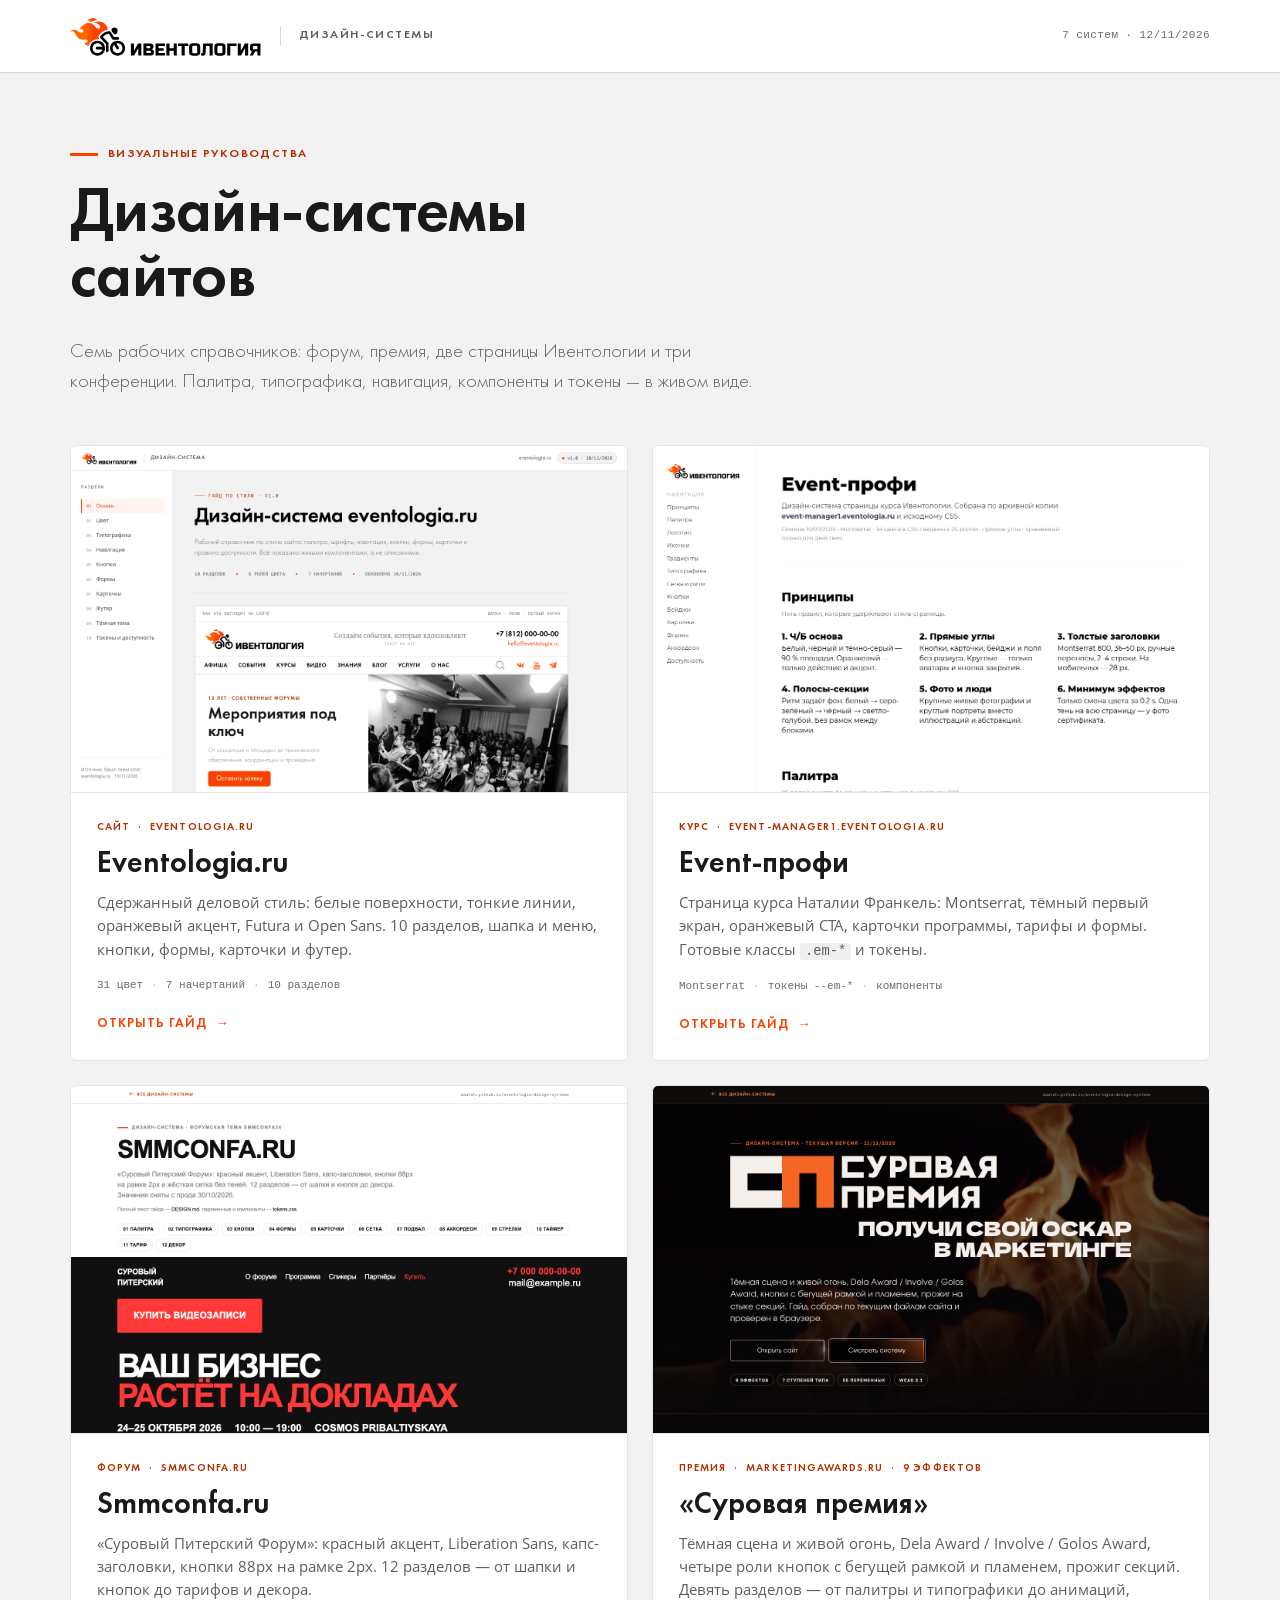
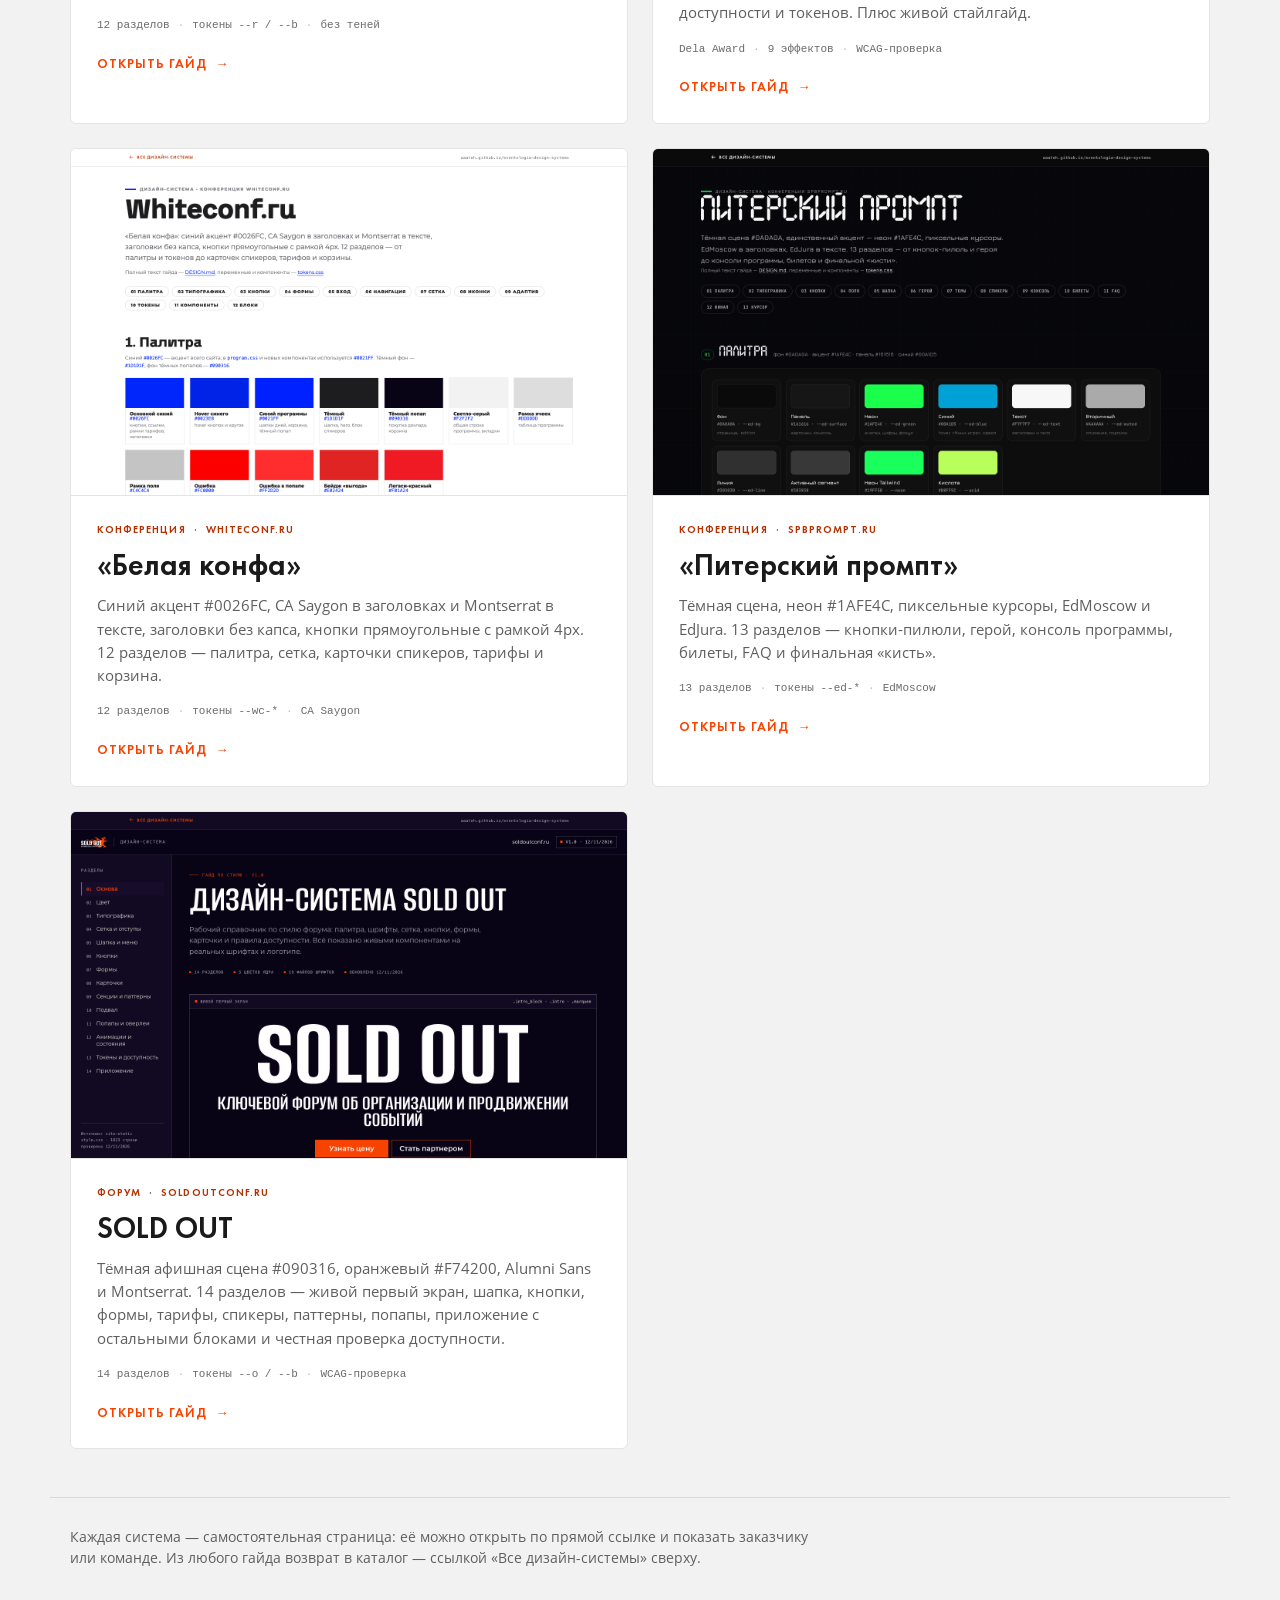
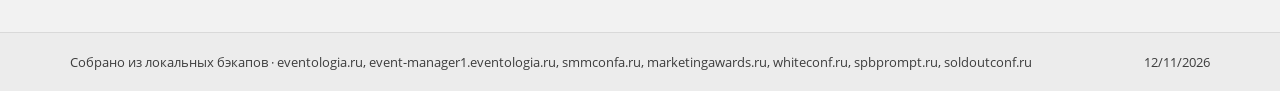
<file: docs/index.html>
<!DOCTYPE html>
<html lang="ru">
<head>
  <meta charset="utf-8">
  <meta name="viewport" content="width=device-width, initial-scale=1">
  <title>Каталог дизайн-систем</title>
  <meta name="description" content="Каталог дизайн-систем: eventologia.ru, Event-профи, smmconfa.ru, marketingawards.ru, whiteconf.ru, spbprompt.ru и SOLD OUT. Палитра, типографика, компоненты и токены.">
  <link rel="icon" href="assets/favicon.svg" type="image/svg+xml">
  <link rel="icon" href="assets/favicon.ico" sizes="16x16 32x32 48x48">
  <link rel="icon" href="assets/favicon-192.png" type="image/png" sizes="192x192">
  <link rel="icon" href="assets/favicon-96.png" type="image/png" sizes="96x96">
  <link rel="icon" href="assets/favicon-48.png" type="image/png" sizes="48x48">
  <link rel="apple-touch-icon" href="assets/apple-touch-icon.png">
  <link rel="manifest" href="site.webmanifest">
  <meta name="theme-color" content="#F74200">
  <link rel="canonical" href="https://aaateh.github.io/eventologia-design-systems/">
  <meta property="og:type" content="website">
  <meta property="og:site_name" content="Каталог дизайн-систем">
  <meta property="og:title" content="Каталог дизайн-систем">
  <meta property="og:description" content="Семь дизайн-систем: eventologia.ru, Event-профи, smmconfa.ru, marketingawards.ru, whiteconf.ru, spbprompt.ru и SOLD OUT. Палитра, типографика, компоненты и токены.">
  <meta property="og:url" content="https://aaateh.github.io/eventologia-design-systems/">
  <meta property="og:image" content="https://aaateh.github.io/eventologia-design-systems/assets/og-cover.png">
  <meta property="og:image:type" content="image/png">
  <meta property="og:image:width" content="1200">
  <meta property="og:image:height" content="630">
  <meta property="og:image:alt" content="Дизайн-системы Ивентологии — обложка со свотчами палитры и превью двух сайтов">
  <meta property="og:locale" content="ru_RU">
  <meta name="twitter:card" content="summary_large_image">
  <meta name="twitter:title" content="Каталог дизайн-систем">
  <meta name="twitter:description" content="Семь дизайн-систем: eventologia.ru, Event-профи, smmconfa.ru, marketingawards.ru, whiteconf.ru, spbprompt.ru, soldoutconf.ru.">
  <meta name="twitter:image" content="https://aaateh.github.io/eventologia-design-systems/assets/og-cover.png">
  <style>
    @font-face {
      font-family: "FuturaDemiC";
      src: url("eventologia-ru/assets/fonts/FuturaDemiC.woff") format("woff");
      font-weight: 700;
      font-style: normal;
      font-display: swap;
    }
    @font-face {
      font-family: "FuturaBookC";
      src: url("eventologia-ru/assets/fonts/FuturaBookC.woff") format("woff");
      font-weight: 400;
      font-style: normal;
      font-display: swap;
    }
    @font-face {
      font-family: "FuturaLightC";
      src: url("eventologia-ru/assets/fonts/FuturaLightC.woff") format("woff");
      font-weight: 300;
      font-style: normal;
      font-display: swap;
    }
    @font-face {
      font-family: "OpenSansRegular";
      src: url("eventologia-ru/assets/fonts/OpenSansRegular.woff") format("woff");
      font-weight: 400;
      font-style: normal;
      font-display: swap;
    }

    :root {
      --bg: #F2F2F2;
      --surface: #fff;
      --ink: #1A1A1A;
      --muted: #5F5F5F;
      --faint: #6B6B6B;
      --accent: #F74200;
      --line: #E4E4E4;
      --line-nav: #D9D9D9;
      --font-display: "FuturaDemiC";
      --font-book: "FuturaBookC";
      --font-light: "FuturaLightC";
      --font-body: "OpenSansRegular";
      --mono: ui-monospace, SFMono-Regular, Menlo, monospace;
    }

    * { box-sizing: border-box; }
    html { scroll-behavior: smooth; }
    body {
      margin: 0;
      background: var(--bg);
      color: var(--ink);
      font: 16px/1.6 var(--font-body);
      -webkit-font-smoothing: antialiased;
    }
    a { color: inherit; }

    .wrap { max-width: 1180px; margin: 0 auto; padding: 0 20px; }

    .skip {
      position: absolute;
      left: 16px;
      top: -80px;
      z-index: 100;
      padding: 12px 18px;
      background: #000;
      color: #fff;
      border-radius: 4px;
    }
    .skip:focus { top: 16px; }

    .topbar { background: #fff; border-bottom: 1px solid var(--line-nav); }
    .topbar__inner {
      display: flex;
      align-items: center;
      justify-content: space-between;
      gap: 24px;
      min-height: 72px;
    }
    .brand { display: flex; align-items: center; gap: 18px; text-decoration: none; }
    .brand img { height: 40px; width: auto; display: block; }
    .brand span {
      padding-left: 18px;
      border-left: 1px solid var(--line-nav);
      font-family: var(--font-display);
      font-size: 12px;
      letter-spacing: .12em;
      text-transform: uppercase;
      color: var(--muted);
    }
    .topbar__meta {
      margin: 0;
      font-family: var(--mono);
      font-size: 11px;
      letter-spacing: .04em;
      color: var(--faint);
      white-space: nowrap;
    }

    .hero { padding: 72px 20px 48px; }
    .eyebrow {
      display: flex;
      align-items: center;
      gap: 10px;
      margin: 0 0 18px;
      font-family: var(--font-display);
      font-size: 12px;
      letter-spacing: .12em;
      text-transform: uppercase;
      color: #B33000;
    }
    .eyebrow .bar { width: 28px; height: 3px; background: var(--accent); }
    h1 {
      margin: 0 0 24px;
      font-family: var(--font-display);
      font-size: 64px;
      line-height: 1.02;
      font-weight: 700;
      letter-spacing: -.01em;
    }
    .lead {
      margin: 0;
      max-width: 720px;
      font-family: var(--font-light);
      font-size: 20px;
      line-height: 1.5;
      color: var(--muted);
    }

    .grid {
      display: grid;
      grid-template-columns: repeat(2, minmax(0, 1fr));
      gap: 24px;
      padding-bottom: 8px;
    }
    .card {
      display: block;
      background: var(--surface);
      border: 1px solid var(--line);
      border-radius: 6px;
      overflow: hidden;
      text-decoration: none;
      color: inherit;
      transition: border-color .2s, transform .2s, box-shadow .2s;
    }
    .card:hover {
      border-color: var(--accent);
      transform: translateY(-2px);
      box-shadow: 0 12px 32px rgba(0,0,0,.06);
    }
    .card:focus-visible { outline: 2px solid var(--accent); outline-offset: 3px; }
    .card__cover {
      aspect-ratio: 16 / 10;
      background: #ECECEC;
      border-bottom: 1px solid var(--line);
      overflow: hidden;
    }
    .card__cover img {
      display: block;
      width: 100%;
      height: 100%;
      object-fit: cover;
      object-position: top center;
    }
    .card__body { padding: 26px 26px 24px; }
    .card__tags { display: flex; flex-wrap: wrap; gap: 8px; margin-bottom: 12px; }
    .card__tags span {
      font-family: var(--font-display);
      font-size: 10.5px;
      letter-spacing: .1em;
      text-transform: uppercase;
      color: #B33000;
    }
    .card__tags span + span::before { content: "·"; margin-right: 8px; color: var(--faint); }
    .card h2 {
      margin: 0 0 10px;
      font-family: var(--font-display);
      font-size: 30px;
      line-height: 1.1;
      font-weight: 700;
    }
    .card p { margin: 0 0 16px; font-size: 15px; line-height: 1.55; color: var(--muted); }
    .card code {
      font-family: var(--mono);
      font-size: .92em;
      background: #EEEFF0;
      padding: 1px 5px;
      border-radius: 3px;
    }
    .card__meta {
      display: flex;
      flex-wrap: wrap;
      gap: 8px;
      font-family: var(--mono);
      font-size: 11px;
      color: var(--faint);
    }
    .card__meta span + span::before { content: "·"; margin-right: 8px; color: #BFBFBF; }
    .card__link {
      display: inline-flex;
      align-items: center;
      gap: 8px;
      margin-top: 20px;
      font-family: var(--font-display);
      font-size: 13px;
      letter-spacing: .08em;
      text-transform: uppercase;
      color: var(--accent);
    }
    .card:hover .card__link { text-decoration: underline; text-underline-offset: 3px; }

    .note { padding: 28px 20px 0; border-top: 1px solid var(--line-nav); margin-top: 40px; }
    .note p { margin: 0; max-width: 760px; font-size: 14px; line-height: 1.5; color: var(--muted); }

    .footer { margin-top: 64px; background: #ECECEC; border-top: 1px solid var(--line-nav); color: #3D3D3D; }
    .footer__inner {
      display: flex;
      align-items: center;
      justify-content: space-between;
      gap: 20px;
      padding-top: 20px;
      padding-bottom: 20px;
    }
    .footer p { margin: 0; font-size: 13px; line-height: 1.4; }

    @media (max-width: 900px) {
      h1 { font-size: 48px; }
      .grid { grid-template-columns: 1fr; }
      .card__cover { aspect-ratio: 16 / 9; }
    }
    @media (max-width: 600px) {
      .topbar__inner { min-height: 64px; }
      .brand img { height: 32px; }
      .brand span { display: none; }
      .topbar__meta { font-size: 10px; }
      .hero { padding: 48px 20px 32px; }
      h1 { font-size: 36px; }
      .lead { font-size: 17px; }
      .card__body { padding: 20px; }
      .card h2 { font-size: 26px; }
      .footer__inner { flex-direction: column; align-items: flex-start; gap: 6px; }
    }
    @media (prefers-reduced-motion: reduce) {
      html { scroll-behavior: auto; }
      .card { transition: none; }
    }
    :focus-visible { outline: 2px solid var(--accent); outline-offset: 2px; }
  </style>
</head>
<body>
  <a class="skip" href="#main">Перейти к содержанию</a>
  <header class="topbar">
    <div class="wrap topbar__inner">
      <a class="brand" href="./">
        <img src="eventologia-ru/assets/logos/logo.svg" alt="Ивентология" width="192" height="40">
        <span>Дизайн-системы</span>
      </a>
      <p class="topbar__meta">7 систем · 12/11/2026</p>
    </div>
  </header>

  <main id="main">
    <section class="hero wrap">
      <p class="eyebrow"><span class="bar" aria-hidden="true"></span> визуальные руководства</p>
      <h1>Дизайн-системы<br>сайтов</h1>
      <p class="lead">Семь рабочих справочников: форум, премия, две страницы Ивентологии и три конференции. Палитра, типографика, навигация, компоненты и токены — в живом виде.</p>
    </section>

    <section class="wrap grid" aria-label="Дизайн-системы">
      <a class="card" href="eventologia-ru/">
        <div class="card__cover"><img src="eventologia-ru/preview.png" alt="Превью дизайн-системы Eventologia.ru" width="1440" height="900" loading="eager"></div>
        <div class="card__body">
          <div class="card__tags"><span>Сайт</span><span>eventologia.ru</span></div>
          <h2>Eventologia.ru</h2>
          <p>Сдержанный деловой стиль: белые поверхности, тонкие линии, оранжевый акцент, Futura и Open Sans. 10 разделов, шапка и меню, кнопки, формы, карточки и футер.</p>
          <div class="card__meta"><span>31 цвет</span><span>7 начертаний</span><span>10 разделов</span></div>
          <span class="card__link">Открыть гайд <span aria-hidden="true">→</span></span>
        </div>
      </a>

      <a class="card" href="event-manager1/">
        <div class="card__cover"><img src="event-manager1/preview.png" alt="Превью дизайн-системы Event-профи" width="1280" height="900" loading="lazy"></div>
        <div class="card__body">
          <div class="card__tags"><span>Курс</span><span>event-manager1.eventologia.ru</span></div>
          <h2>Event-профи</h2>
          <p>Страница курса Наталии Франкель: Montserrat, тёмный первый экран, оранжевый CTA, карточки программы, тарифы и формы. Готовые классы <code>.em-*</code> и токены.</p>
          <div class="card__meta"><span>Montserrat</span><span>токены --em-*</span><span>компоненты</span></div>
          <span class="card__link">Открыть гайд <span aria-hidden="true">→</span></span>
        </div>
      </a>

      <a class="card" href="smmconfa-ru/">
        <div class="card__cover"><img src="smmconfa-ru/preview.png" alt="Превью дизайн-системы smmconfa.ru" width="1440" height="900" loading="lazy"></div>
        <div class="card__body">
          <div class="card__tags"><span>Форум</span><span>smmconfa.ru</span></div>
          <h2>Smmconfa.ru</h2>
          <p>«Суровый Питерский Форум»: красный акцент, Liberation Sans, капс-заголовки, кнопки 88px на рамке 2px. 12 разделов — от шапки и кнопок до тарифов и декора.</p>
          <div class="card__meta"><span>12 разделов</span><span>токены --r / --b</span><span>без теней</span></div>
          <span class="card__link">Открыть гайд <span aria-hidden="true">→</span></span>
        </div>
      </a>

      <a class="card" href="marketingawards-ru/">
        <div class="card__cover"><img src="marketingawards-ru/preview.png" alt="Превью дизайн-системы marketingawards.ru" width="1440" height="900" loading="lazy"></div>
        <div class="card__body">
          <div class="card__tags"><span>Премия</span><span>marketingawards.ru</span><span>9 эффектов</span></div>
          <h2>«Суровая премия»</h2>
          <p>Тёмная сцена и живой огонь, Dela Award / Involve / Golos Award, четыре роли кнопок с бегущей рамкой и пламенем, прожиг секций. Девять разделов — от палитры и типографики до анимаций, доступности и токенов. Плюс живой стайлгайд.</p>
          <div class="card__meta"><span>Dela Award</span><span>9 эффектов</span><span>WCAG-проверка</span></div>
          <span class="card__link">Открыть гайд <span aria-hidden="true">→</span></span>
        </div>
      </a>

      <a class="card" href="whiteconf-ru/">
        <div class="card__cover"><img src="whiteconf-ru/preview.png" alt="Превью дизайн-системы whiteconf.ru" width="1440" height="900" loading="lazy"></div>
        <div class="card__body">
          <div class="card__tags"><span>Конференция</span><span>whiteconf.ru</span></div>
          <h2>«Белая конфа»</h2>
          <p>Синий акцент #0026FC, CA Saygon в заголовках и Montserrat в тексте, заголовки без капса, кнопки прямоугольные с рамкой 4px. 12 разделов — палитра, сетка, карточки спикеров, тарифы и корзина.</p>
          <div class="card__meta"><span>12 разделов</span><span>токены --wc-*</span><span>CA Saygon</span></div>
          <span class="card__link">Открыть гайд <span aria-hidden="true">→</span></span>
        </div>
      </a>

      <a class="card" href="spbprompt-ru/">
        <div class="card__cover"><img src="spbprompt-ru/preview.png" alt="Превью дизайн-системы spbprompt.ru" width="1440" height="900" loading="lazy"></div>
        <div class="card__body">
          <div class="card__tags"><span>Конференция</span><span>spbprompt.ru</span></div>
          <h2>«Питерский промпт»</h2>
          <p>Тёмная сцена, неон #1AFE4C, пиксельные курсоры, EdMoscow и EdJura. 13 разделов — кнопки-пилюли, герой, консоль программы, билеты, FAQ и финальная «кисть».</p>
          <div class="card__meta"><span>13 разделов</span><span>токены --ed-*</span><span>EdMoscow</span></div>
          <span class="card__link">Открыть гайд <span aria-hidden="true">→</span></span>
        </div>
      </a>

      <a class="card" href="soldoutconf-ru/">
        <div class="card__cover"><img src="soldoutconf-ru/preview.png" alt="Превью дизайн-системы SOLD OUT" width="1440" height="900" loading="lazy"></div>
        <div class="card__body">
          <div class="card__tags"><span>Форум</span><span>soldoutconf.ru</span></div>
          <h2>SOLD OUT</h2>
          <p>Тёмная афишная сцена #090316, оранжевый #F74200, Alumni Sans и Montserrat. 14 разделов — живой первый экран, шапка, кнопки, формы, тарифы, спикеры, паттерны, попапы, приложение с остальными блоками и честная проверка доступности.</p>
          <div class="card__meta"><span>14 разделов</span><span>токены --o / --b</span><span>WCAG-проверка</span></div>
          <span class="card__link">Открыть гайд <span aria-hidden="true">→</span></span>
        </div>
      </a>
    </section>

    <section class="wrap note">
      <p>Каждая система — самостоятельная страница: её можно открыть по прямой ссылке и показать заказчику или команде. Из любого гайда возврат в каталог — ссылкой «Все дизайн-системы» сверху.</p>
    </section>
  </main>

  <footer class="footer">
    <div class="wrap footer__inner">
      <p>Собрано из локальных бэкапов · eventologia.ru, event-manager1.eventologia.ru, smmconfa.ru, marketingawards.ru, whiteconf.ru, spbprompt.ru, soldoutconf.ru</p>
      <p>12/11/2026</p>
    </div>
  </footer>
</body>
</html>
</file>
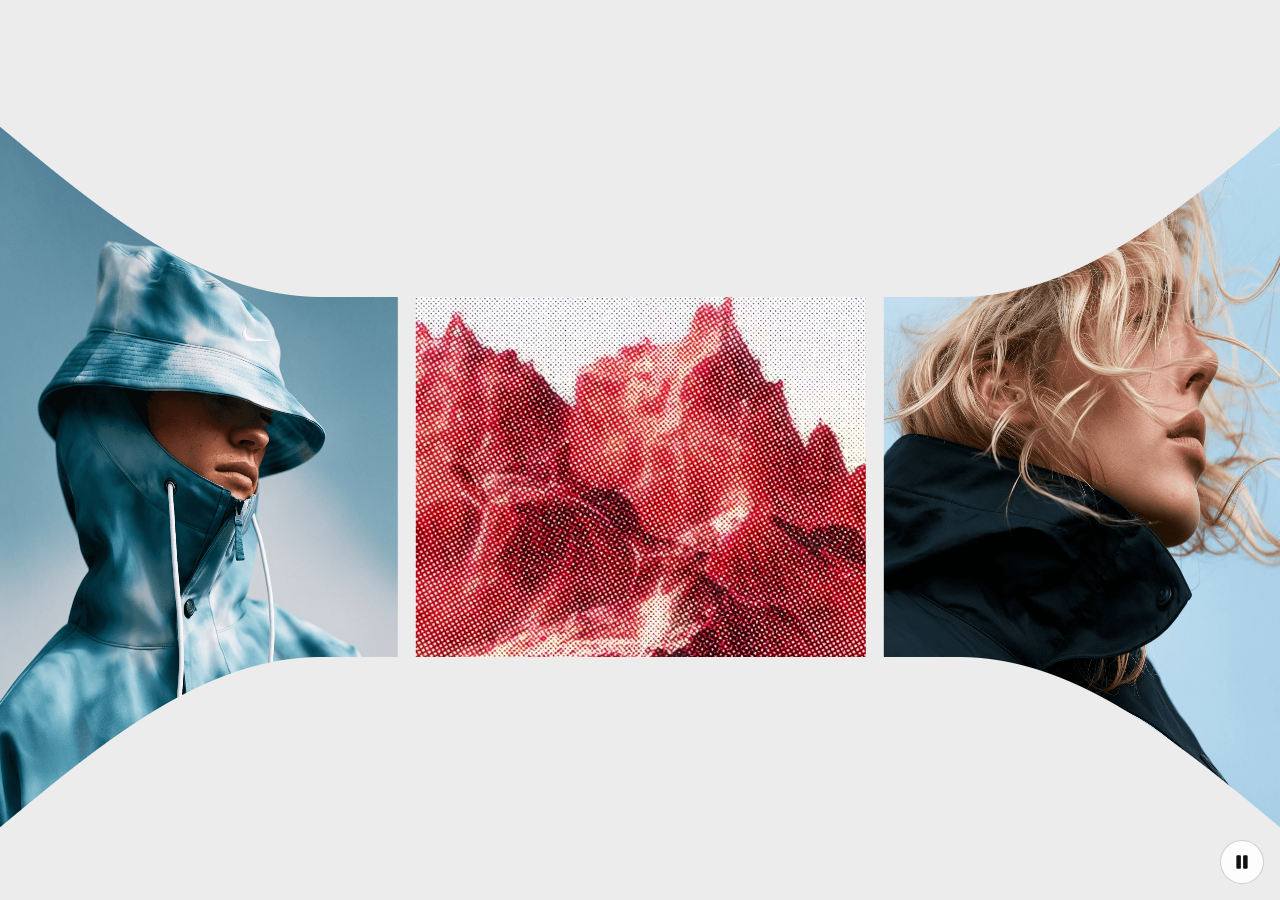
<file: docs/demo/index.html>
<!doctype html>
<html lang="ru">
<head>
  <meta charset="utf-8">
  <meta name="viewport" content="width=device-width, initial-scale=1">
  <meta name="theme-color" content="#ECECEC">
  <link rel="icon" href="data:image/svg+xml,%3Csvg xmlns='http://www.w3.org/2000/svg' viewBox='0 0 32 32'%3E%3Crect width='32' height='32' fill='%23ECECEC'/%3E%3Cpath d='M3 22c5-10 21-10 26 0' fill='none' stroke='%23111' stroke-width='2'/%3E%3C/svg%3E">
  <title>Curve Flow Carousel — демо</title>
  <meta name="description" content="Автономная WebGL-карусель с изгибом ленты: drag, инерция, autoplay и доступный fallback.">
  <meta name="robots" content="noindex, nofollow, noarchive, nosnippet, noimageindex">
  <meta name="googlebot" content="noindex, nofollow, noarchive, nosnippet, noimageindex">
  <link rel="stylesheet" href="curveflow-carousel.css">
  <style>
    html,
    body {
      height: 100%;
      margin: 0;
      background: #ECECEC;
    }

    body {
      overflow: hidden;
    }

    .demo {
      position: relative;
      width: 100%;
      height: 100vh;
      height: 100svh;
    }

    .demo__stage {
      width: 100%;
      height: 100%;
    }

    /* Кнопка паузы/воспроизведения (WCAG 2.2.2). */
    .demo__toggle {
      position: absolute;
      right: 16px;
      bottom: 16px;
      z-index: 3;
      display: grid;
      place-items: center;
      width: 44px;
      height: 44px;
      padding: 0;
      border: 1px solid rgba(0, 0, 0, 0.18);
      border-radius: 50%;
      background: rgba(255, 255, 255, 0.86);
      color: #111;
      cursor: pointer;
      -webkit-backdrop-filter: blur(6px);
      backdrop-filter: blur(6px);
    }

    .demo__toggle:hover {
      background: #ffffff;
    }

    .demo__toggle:focus-visible {
      outline: 2px solid #111111;
      outline-offset: 2px;
    }

    .demo__toggle svg {
      display: block;
      width: 18px;
      height: 18px;
    }

    .demo__toggle svg[hidden] {
      display: none;
    }

    @media (prefers-reduced-motion: reduce) {
      .demo__toggle {
        transition: none;
      }
    }
  </style>
</head>
<body>
  <main class="demo">
    <h1 class="cfc-sr">Curve Flow Carousel — демонстрационная лента</h1>
    <div class="demo__stage" id="carousel"></div>
    <button class="demo__toggle" id="demo-toggle" type="button" aria-pressed="false" aria-label="Поставить на паузу">
      <svg class="demo__icon-pause" viewBox="0 0 16 16" aria-hidden="true" focusable="false">
        <rect x="3" y="2" width="4" height="12" rx="1" fill="currentColor"></rect>
        <rect x="9" y="2" width="4" height="12" rx="1" fill="currentColor"></rect>
      </svg>
      <svg class="demo__icon-play" viewBox="0 0 16 16" aria-hidden="true" focusable="false" hidden>
        <path d="M4 2.5v11a1 1 0 0 0 1.5.86l9-5.5a1 1 0 0 0 0-1.72l-9-5.5A1 1 0 0 0 4 2.5Z" fill="currentColor"></path>
      </svg>
    </button>
    <noscript>
      <p style="position:absolute;inset:auto 0 24px;text-align:center;font:14px/1.4 sans-serif;color:#333">
        Для показа карусели нужен JavaScript.
      </p>
    </noscript>
  </main>

  <script type="module">
    import CurveFlowCarousel from './curveflow-carousel.js';

    // Демо-медиа взяты с curveflowcarousel.framer.website только для примера.
    // Для продакшена замените файлы в assets/slides/ и assets/posters/ своими.
    const slides = [
      { type: 'image', src: 'assets/slides/01-photo.png', alt: 'Портрет в голубой куртке и панаме' },
      { type: 'video', src: 'assets/slides/02-video.mp4', poster: 'assets/posters/02-video.jpg', alt: 'Видео: красные горы' },
      { type: 'image', src: 'assets/slides/03-photo.png', alt: 'Портрет на ветру в тёмной куртке' },
      { type: 'video', src: 'assets/slides/04-video.mp4', poster: 'assets/posters/04-video.jpg', alt: 'Видео: размытый силуэт с поднятыми руками' },
      { type: 'image', src: 'assets/slides/05-photo.png', alt: 'Портрет в синем свитере' },
      { type: 'video', src: 'assets/slides/06-video.mp4', poster: 'assets/posters/06-video.jpg', alt: 'Видео: красный туннель с огнями' },
      { type: 'image', src: 'assets/slides/07-photo.png', alt: 'Портрет с букетом полевых цветов' },
      { type: 'video', src: 'assets/slides/08-video.mp4', poster: 'assets/posters/08-video.jpg', alt: 'Видео: синий силуэт с поднятыми руками' },
    ];

    const carousel = new CurveFlowCarousel(document.getElementById('carousel'), {
      slides,
      frame: {
        heightPct: 40,
        heightCap: 560,
        fit: 'fixed',
        ratio: 1.25,
        spacing: 18,
        corner: 0,
        anchor: 21,
        offset: 3,
        centreSmall: true,
      },
      curve: {
        flatPct: 50,
        edgeScale: 1.93,
        speedFlare: 1,
        fringe: 0,
        split: 1,
      },
      drive: {
        autoplay: 60,
        drag: 1,
        glide: 0.38,
        holdOnHover: false,
        keys: true,
        wheel: 'any',
        wheelGain: 1,
      },
      reveal: { mode: 'lift', time: 1, gap: 0.07, wait: 0.15, repeat: false },
      press: { behaviour: 'focus', newTab: false },
      backdrop: { fill: 'rgb(236, 236, 236)', grid: false },
      ariaLabel: 'Лента медиа',
      labels: {
        slides: 'Слайды',
        slide: 'Слайд',
        of: 'из',
        playVideo: 'Воспроизвести видео',
        pauseVideo: 'Приостановить видео',
        canvas: 'Перетаскивайте ленту или используйте стрелки ← →',
        instructions:
          'Стрелки ← → листают ленту, Home и End — к началу и концу, Enter открывает ссылку центрального слайда.',
        scrollHint: 'прокрутка стрелками',
        newTab: 'откроется в новой вкладке',
        roleDescription: 'лента медиа',
      },
    });

    // Кнопка паузы/воспроизведения: останавливает autoplay и видео,
    // оставляя drag, колесо и клавиатуру рабочими.
    const toggle = document.getElementById('demo-toggle');
    const iconPause = toggle.querySelector('.demo__icon-pause');
    const iconPlay = toggle.querySelector('.demo__icon-play');
    const renderToggle = (paused) => {
      toggle.setAttribute('aria-pressed', String(paused));
      toggle.setAttribute('aria-label', paused ? 'Запустить автопрокрутку' : 'Поставить на паузу');
      iconPause.hidden = paused;
      iconPlay.hidden = !paused;
    };
    toggle.addEventListener('click', () => {
      const paused = !carousel.getStats().paused;
      if (paused) carousel.pause();
      else carousel.resume();
      renderToggle(paused);
    });

    // Удобно для отладки и проверок в демо.
    window.carousel = carousel;
  </script>
</body>
</html>
</file>
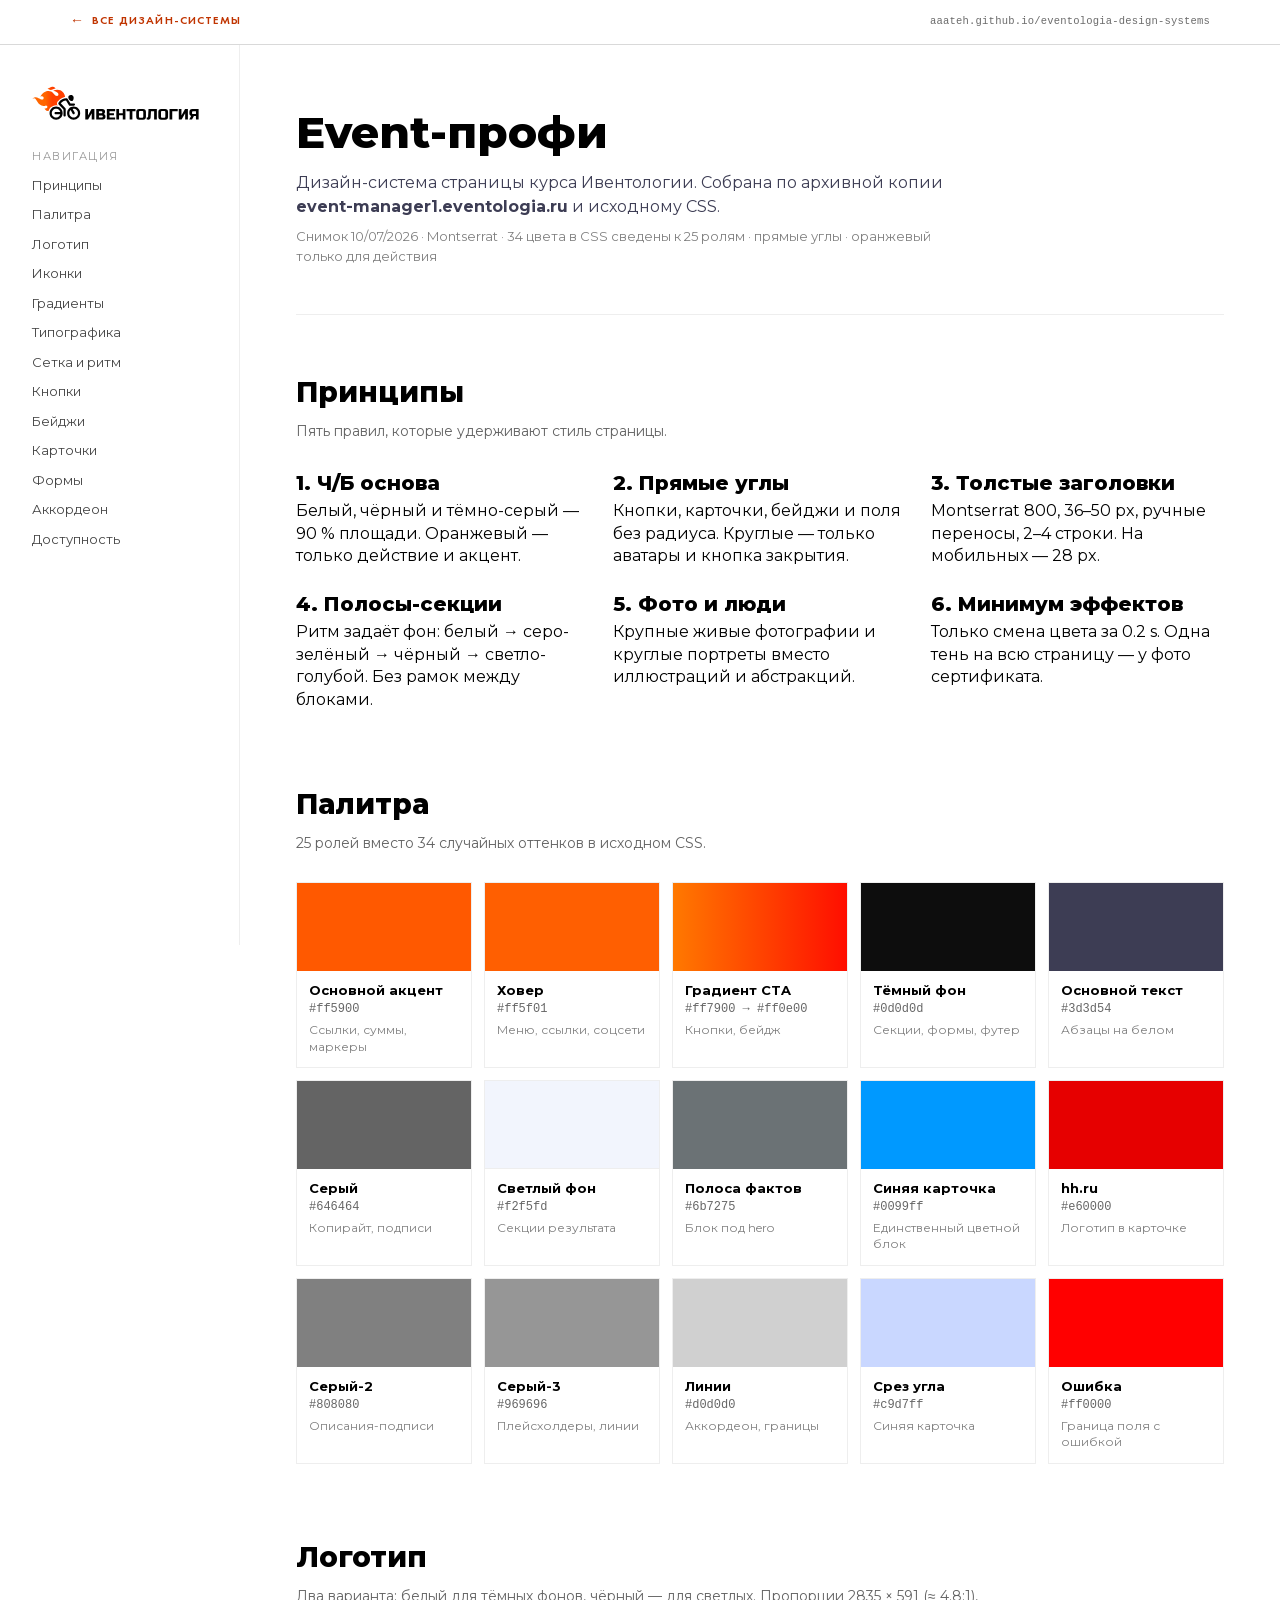
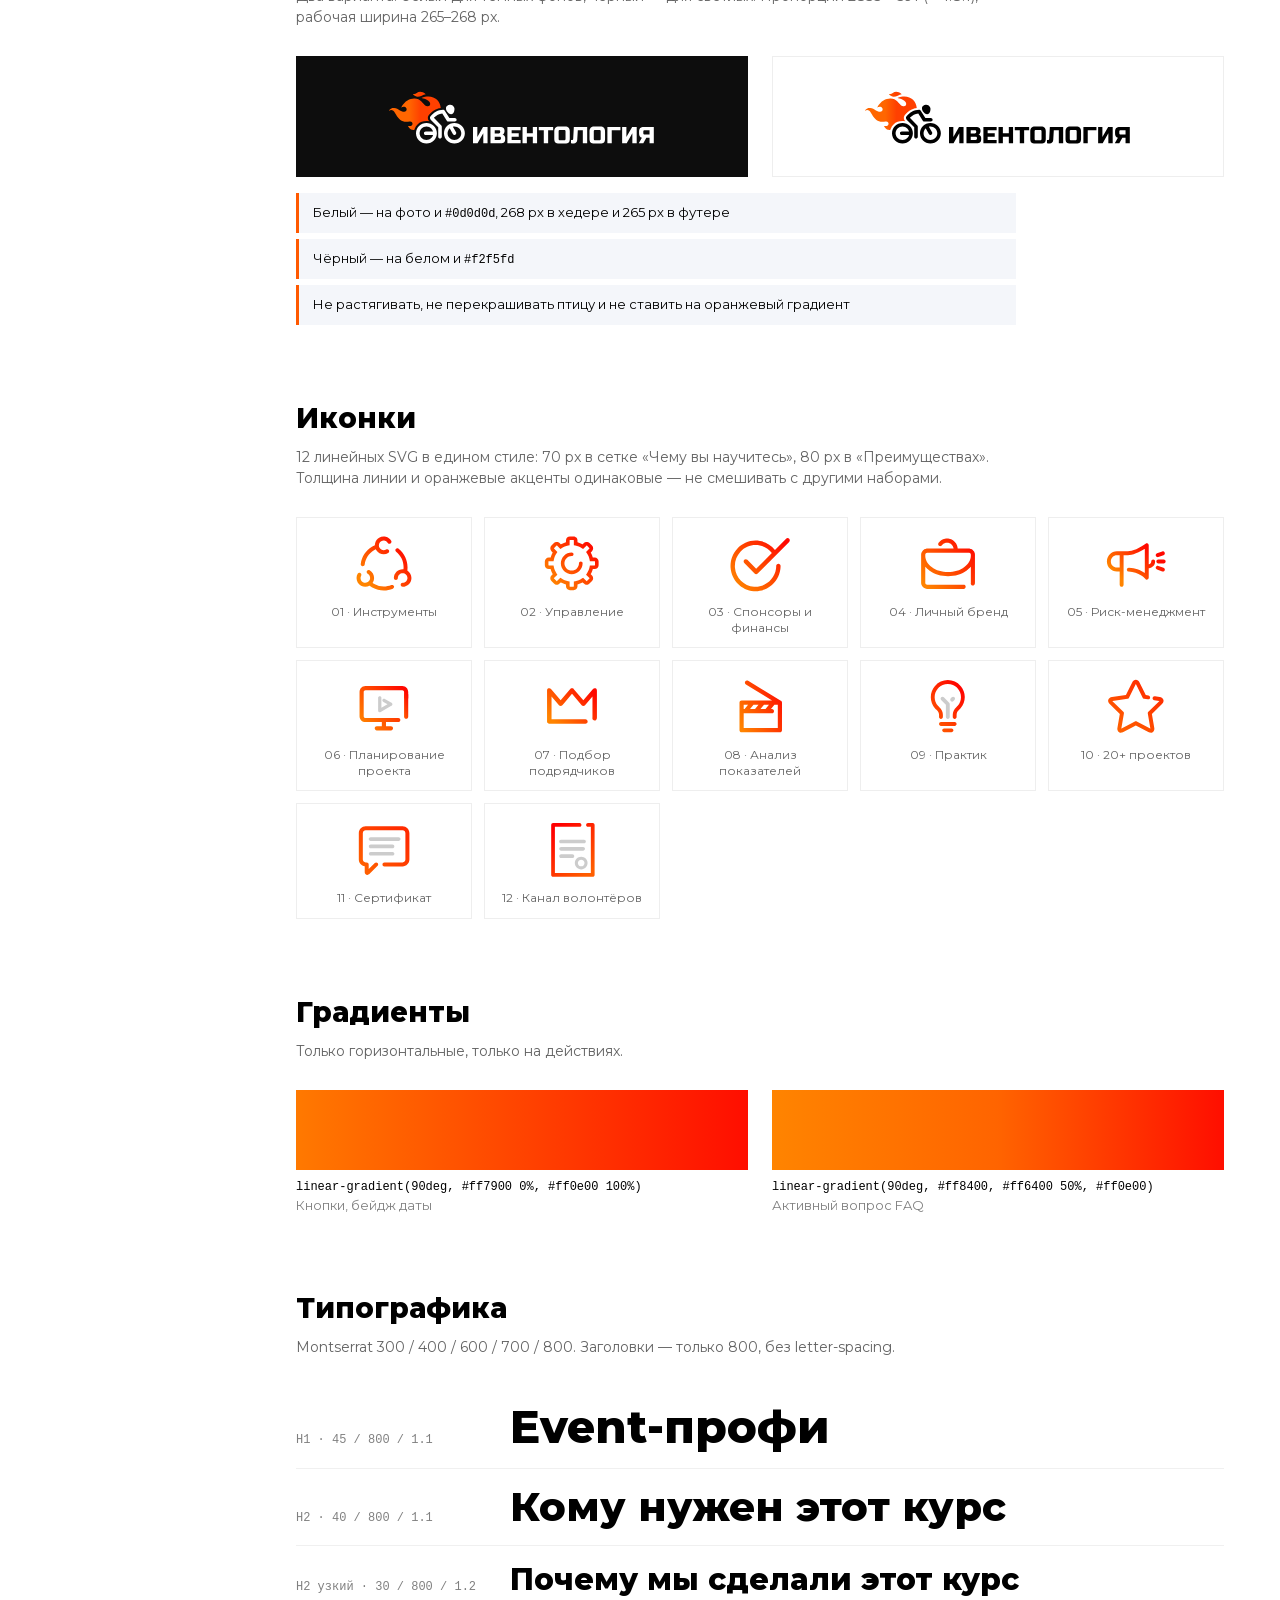
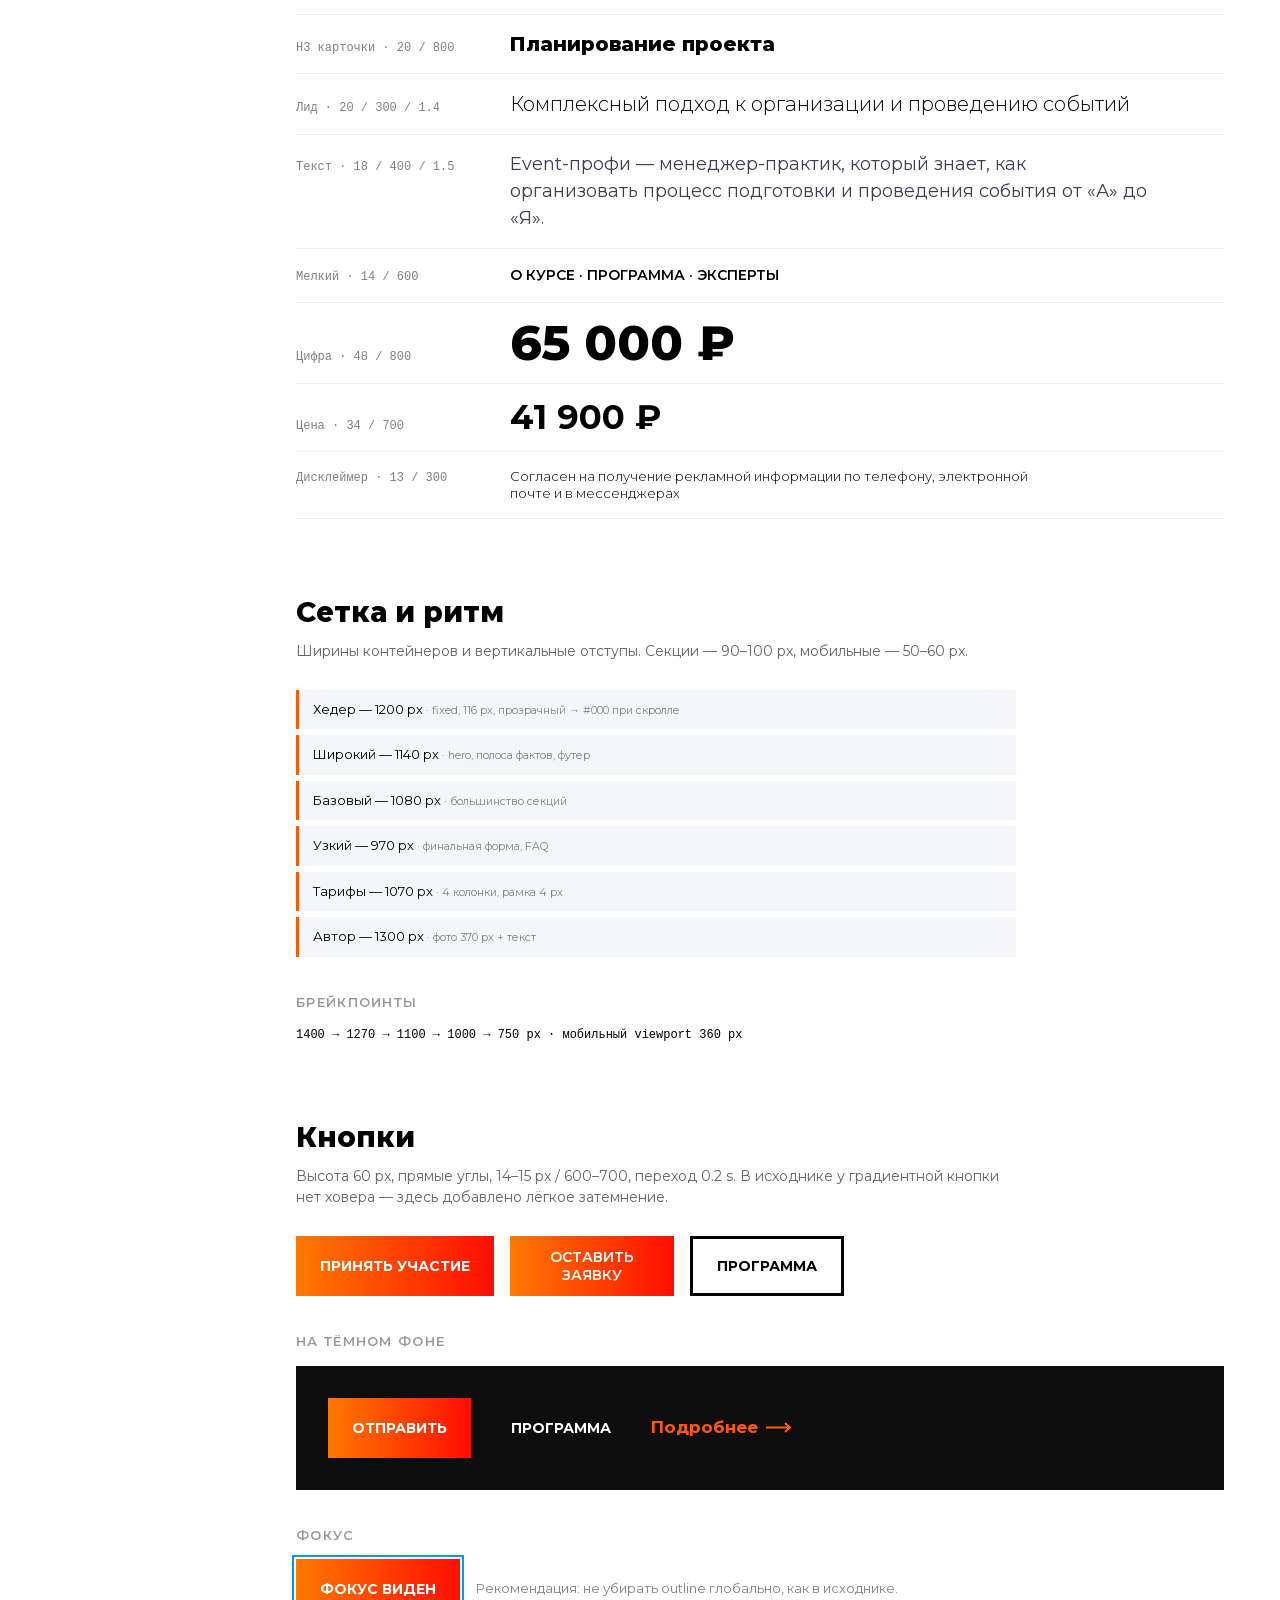
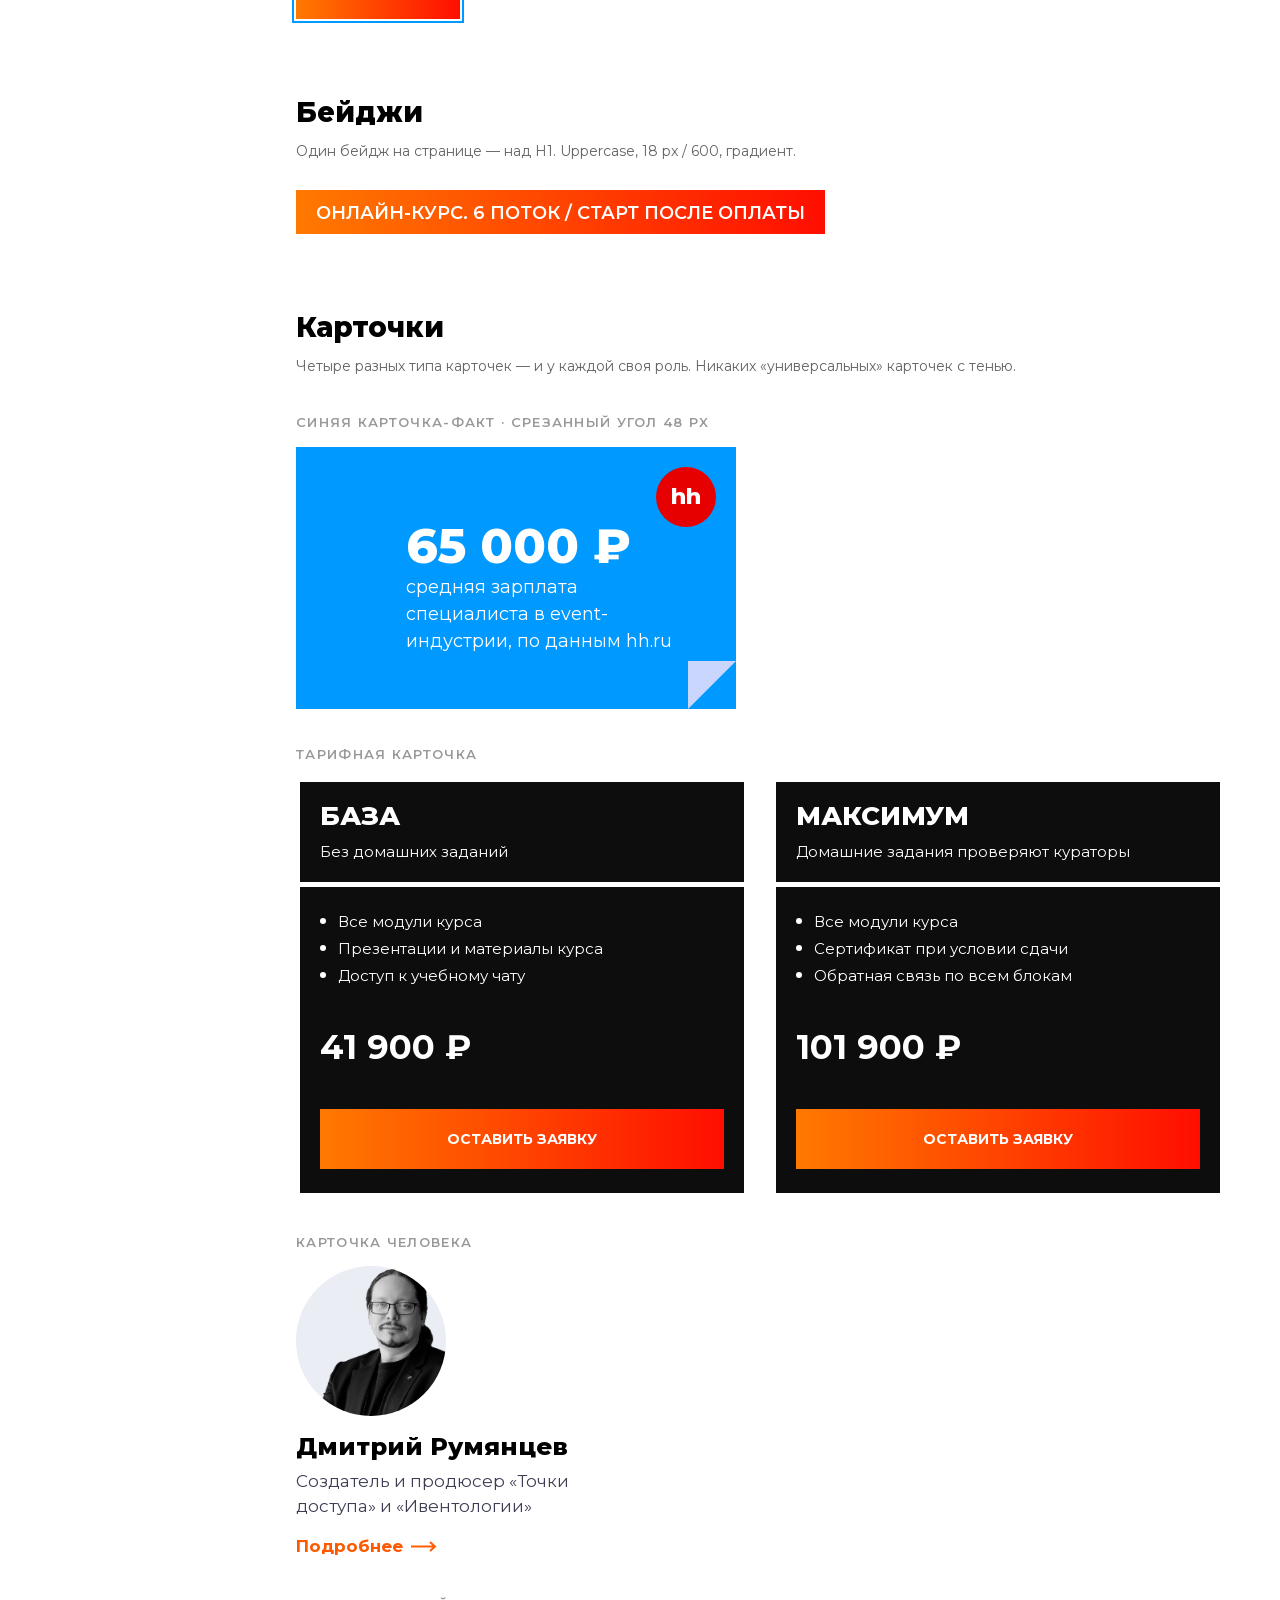
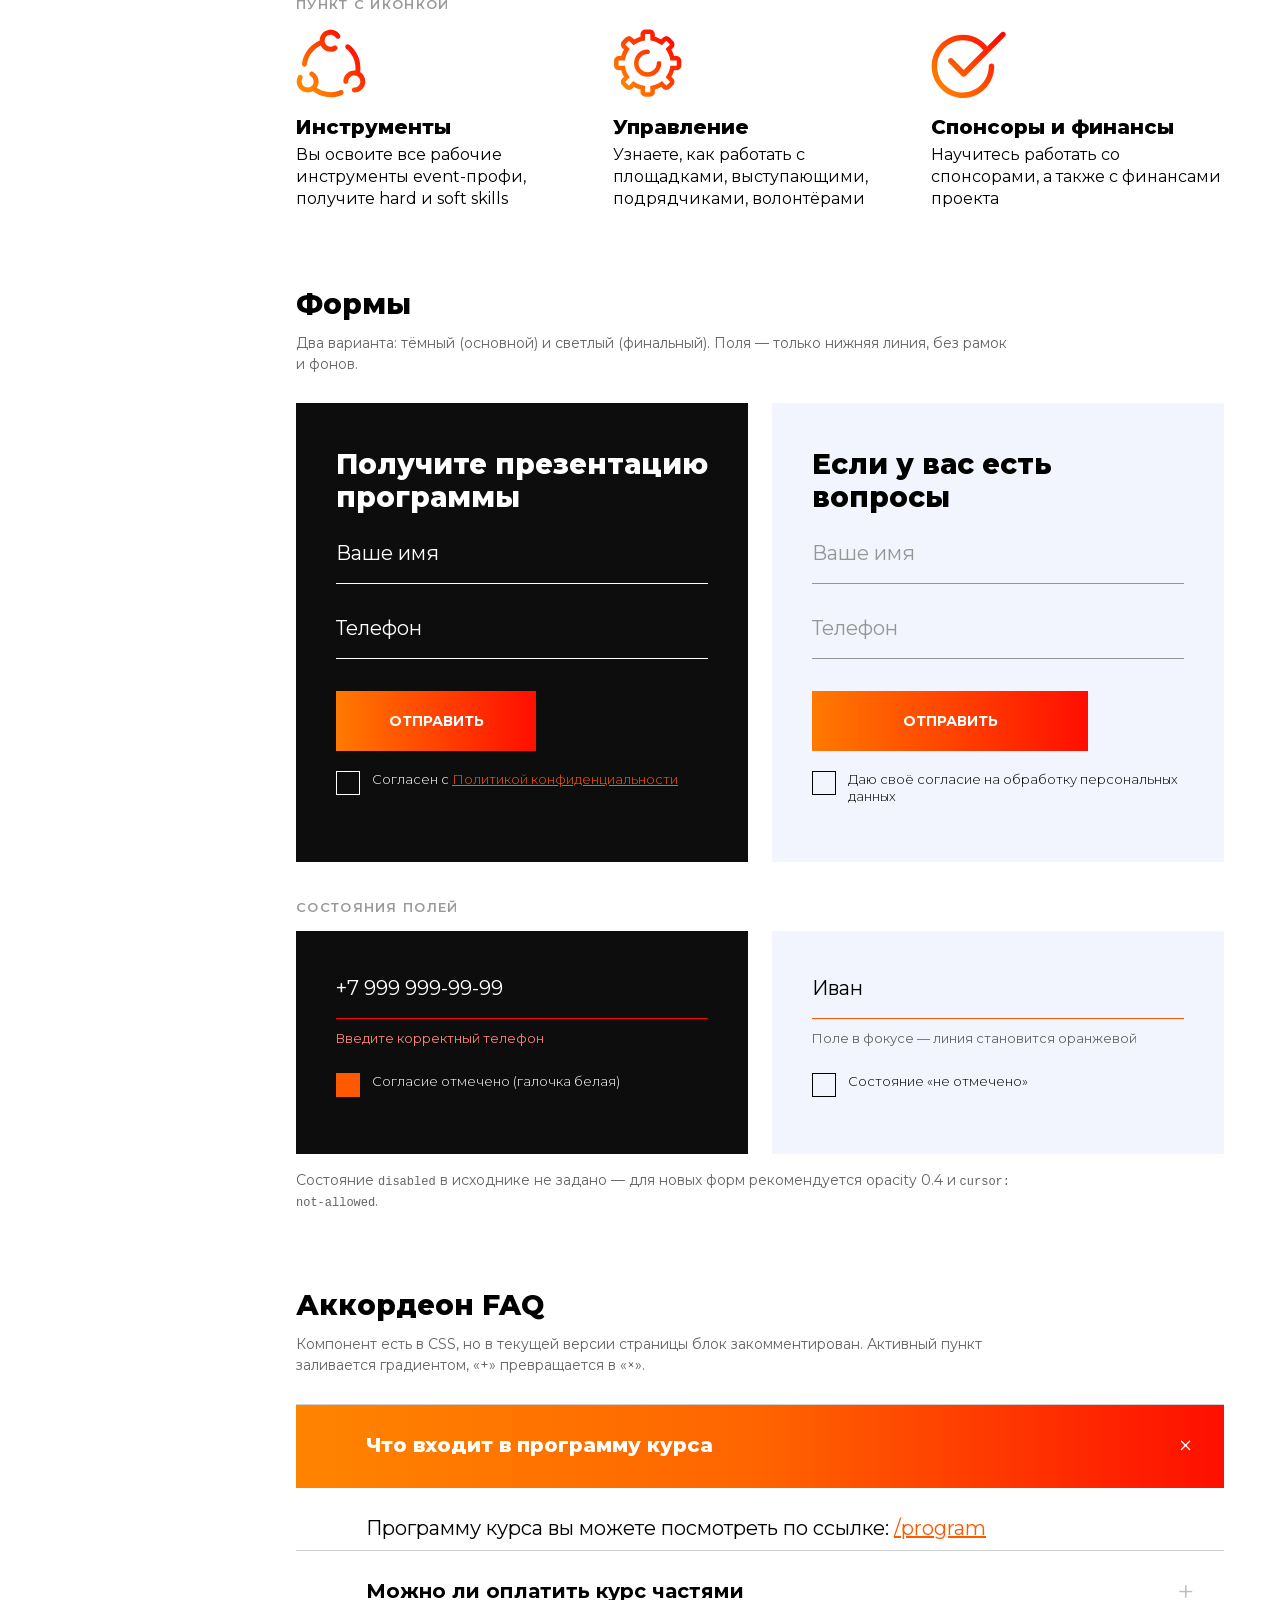
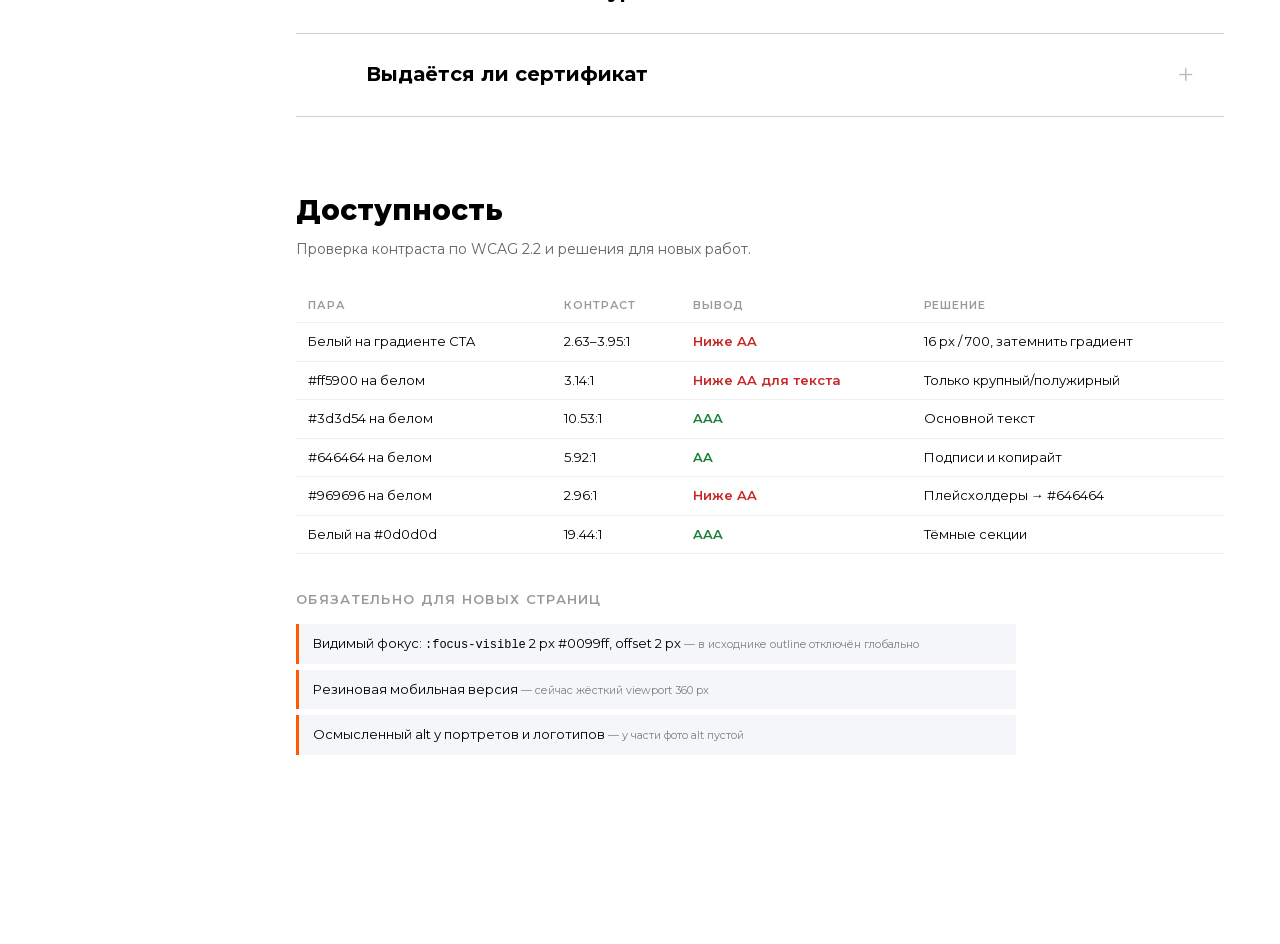
<file: docs/event-manager1/index.html>
<!DOCTYPE html>
<html lang="ru">
<head>
<meta charset="utf-8">
<meta name="viewport" content="width=device-width, initial-scale=1">
<title>Event-профи — дизайн-система</title>
<link rel="canonical" href="https://aaateh.github.io/eventologia-design-systems/event-manager1/">
<meta name="description" content="Дизайн-система страницы курса Event-профи: Montserrat, тёмный первый экран, оранжевый CTA, карточки программы, тарифы, формы и токены --em-*.">
<meta name="robots" content="index, follow">
<meta name="theme-color" content="#FF5F01">
<link rel="icon" href="../assets/favicon.ico" sizes="16x16 32x32 48x48">
<link rel="icon" type="image/svg+xml" href="../assets/favicon.svg">
<link rel="icon" type="image/png" sizes="192x192" href="../assets/favicon-192.png">
<link rel="icon" type="image/png" sizes="96x96" href="../assets/favicon-96.png">
<link rel="icon" type="image/png" sizes="48x48" href="../assets/favicon-48.png">
<link rel="apple-touch-icon" sizes="180x180" href="../assets/apple-touch-icon.png">
<link rel="manifest" href="../site.webmanifest">
<meta property="og:type" content="article">
<meta property="og:site_name" content="Дизайн-системы Ивентологии">
<meta property="og:title" content="Event-профи — дизайн-система">
<meta property="og:description" content="Страница курса Event-профи: Montserrat, тёмный hero, оранжевый CTA, тарифы, формы, классы .em-* и токены --em-*.">
<meta property="og:url" content="https://aaateh.github.io/eventologia-design-systems/event-manager1/">
<meta property="og:image" content="https://aaateh.github.io/eventologia-design-systems/assets/og-cover.png">
<meta property="og:image:type" content="image/png">
<meta property="og:image:width" content="1200">
<meta property="og:image:height" content="630">
<meta property="og:image:alt" content="Дизайн-системы Ивентологии — обложка со свотчами и превью">
<meta property="og:locale" content="ru_RU">
<meta name="twitter:card" content="summary_large_image">
<meta name="twitter:title" content="Event-профи — дизайн-система">
<meta name="twitter:description" content="Montserrat, тёмный hero, CTA, тарифы и токены --em-*.">
<meta name="twitter:image" content="https://aaateh.github.io/eventologia-design-systems/assets/og-cover.png">
<link rel="stylesheet" href="tokens/tokens.css">
<link rel="stylesheet" href="assets/fonts/montserrat.css">
<link rel="stylesheet" href="../assets/dsbar.css">
<style>
  * { box-sizing: border-box; }
  body {
    margin: 0; background: #fff; color: var(--em-black);
    font-family: var(--em-font); font-size: 15px; line-height: 1.5;
    -webkit-font-smoothing: antialiased;
  }
  a { color: var(--em-orange); }
  code, .mono { font-family: ui-monospace, SFMono-Regular, Menlo, monospace; font-size: 12px; }

  .layout { display: grid; grid-template-columns: 240px minmax(0, 1fr); max-width: 1320px; margin: 0 auto; }
  .toc {
    position: sticky; top: 0; align-self: start; height: 100vh; overflow: auto;
    padding: 40px 24px 40px 32px; border-right: 1px solid #eee;
  }
  .toc__brand { display: block; width: 168px; margin: 0 0 28px; }
  .toc a { display: block; color: #444; text-decoration: none; padding: 5px 0; font-size: 13px; }
  .toc a:hover { color: var(--em-orange); }
  .toc__title { font-size: 11px; letter-spacing: .14em; text-transform: uppercase; color: #999; margin: 24px 0 6px; }

  .main { padding: 0 56px 120px; }
  .hero { padding: 64px 0 40px; border-bottom: 1px solid #eee; margin-bottom: 56px; }
  .hero h1 { font-size: 44px; font-weight: 800; line-height: 1.05; margin: 0 0 16px; }
  .hero p { max-width: 680px; color: var(--em-body); font-size: 16px; margin: 0 0 8px; }
  .hero .meta { font-size: 13px; color: #808080; }

  section { margin: 0 0 72px; scroll-margin-top: 24px; }
  h2.sec { font-size: 28px; font-weight: 800; margin: 0 0 8px; }
  .sec-note { color: #646464; font-size: 14px; margin: 0 0 28px; max-width: 720px; }
  h3.sub { font-size: 13px; letter-spacing: .1em; text-transform: uppercase; color: #999; margin: 36px 0 14px; font-weight: 600; }

  /* palette */
  .swatches { display: grid; grid-template-columns: repeat(auto-fill, minmax(150px, 1fr)); gap: 12px; }
  .sw { border: 1px solid #eee; }
  .sw__chip { height: 88px; }
  .sw__body { padding: 10px 12px 12px; }
  .sw__name { font-weight: 700; font-size: 13px; }
  .sw__hex { font-family: ui-monospace, Menlo, monospace; font-size: 12px; color: #666; }
  .sw__use { font-size: 12px; color: #808080; margin-top: 4px; line-height: 1.35; }

  /* type */
  .type-row { display: grid; grid-template-columns: 190px minmax(0,1fr); gap: 24px; align-items: baseline; padding: 16px 0; border-bottom: 1px solid #f0f0f0; }
  .type-row .label { font-size: 12px; color: #808080; font-family: ui-monospace, Menlo, monospace; }
  .t-hero { font-size: 45px; font-weight: 800; line-height: 1.1; }
  .t-h2 { font-size: 40px; font-weight: 800; line-height: 1.1; }
  .t-h2-sm { font-size: 30px; font-weight: 800; line-height: 1.2; }
  .t-h3 { font-size: 20px; font-weight: 800; line-height: 1.3; }
  .t-lead { font-size: 20px; font-weight: 300; line-height: 1.4; }
  .t-body { font-size: 18px; color: var(--em-body); line-height: 1.5; }
  .t-small { font-size: 14px; font-weight: 600; }
  .t-stat { font-size: 48px; font-weight: 800; line-height: 1; }
  .t-price { font-size: 34px; font-weight: 700; line-height: 1; }

  /* buttons */
  .btn-row { display: flex; flex-wrap: wrap; gap: 16px; align-items: center; }
  .btn { display: inline-flex; align-items: center; justify-content: center; height: 60px; padding: 0 24px; border: 0; cursor: pointer; font-family: var(--em-font); font-size: 14px; font-weight: 700; transition: var(--em-transition); }
  .btn--primary { color: #fff; background: var(--em-gradient); }
  .btn--primary:hover { filter: brightness(.94); }
  .btn--ghost-light { color: #fff; background: transparent; border: 3px solid #fff; }
  .btn--ghost-light:hover { background: #fff; color: #000; }
  .btn--ghost-dark { color: #000; background: transparent; border: 3px solid #000; }
  .btn--ghost-dark:hover { background: #000; color: #fff; }
  .btn--on-dark { color: #fff; border-color: #fff; background: transparent; }
  .btn--on-dark:hover { background: #fff; color: #000; }
  .btn--nav { height: 60px; width: 164px; font-size: 14px; font-weight: 600; }
  .btn:focus-visible { outline: 2px solid var(--em-blue); outline-offset: 2px; }
  .dark-box { background: var(--em-ink); padding: 32px; }

  /* badges */
  .badge { display: inline-block; padding: 14px 20px 12px; color: #fff; background: var(--em-gradient); font-size: 18px; font-weight: 600; line-height: 1; text-transform: uppercase; }

  /* blue stat */
  .stat { position: relative; width: 440px; max-width: 100%; padding: 75px 40px 54px 110px; background: var(--em-blue); color: #fff; overflow: hidden; }
  .stat__logo { position: absolute; right: 20px; top: 20px; width: 60px; height: 60px; border-radius: 50%; background: var(--em-hh); color: #fff; display: flex; align-items: center; justify-content: center; font-weight: 800; font-size: 22px; }
  .stat__sum { font-size: 48px; font-weight: 800; line-height: 1; margin-bottom: 4px; }
  .stat__text { font-size: 18px; line-height: 1.5; }
  .stat::after { content: ""; position: absolute; right: 0; bottom: 0; border-width: 0 0 48px 48px; border-style: solid; border-color: transparent var(--em-blue-notch); }

  /* cards */
  .grid { display: grid; grid-template-columns: repeat(auto-fit, minmax(220px, 1fr)); gap: 24px; }
  .feature__icon { height: 70px; margin-bottom: 15px; display: flex; align-items: flex-end; }
  .feature__icon img { max-height: 70px; }
  .feature__title { font-size: 20px; font-weight: 800; line-height: 1.3; margin: 0 0 4px; }
  .feature__text { font-size: 16px; line-height: 1.4; margin: 0; }

  .person { max-width: 320px; }
  .person__photo { width: 150px; height: 150px; border-radius: 50%; background: #eaedf3 url("source/assets/rum.png") center top/cover; margin-bottom: 18px; }
  .person__name { font-size: 24px; font-weight: 800; line-height: 1.1; margin: 0 0 8px; }
  .person__role { font-size: 17px; line-height: 1.5; color: var(--em-body); margin: 0 0 14px; }
  .arrow-link { font-size: 17px; font-weight: 700; color: var(--em-orange); text-decoration: none; }
  .arrow-link::after { content: ""; display: inline-block; width: 27px; height: 11px; margin-left: 8px; background: url("data:image/svg+xml,%3Csvg xmlns='http://www.w3.org/2000/svg' width='27' height='11'%3E%3Cpath d='M0 5.5h24M19 1l5 4.5-5 4.5' fill='none' stroke='%23ff5f01' stroke-width='2'/%3E%3C/svg%3E") no-repeat; }

  /* price */
  .price-card { width: 100%; background: var(--em-ink); color: #fff; border: var(--em-border-card); padding: 0; display: flex; flex-direction: column; }
  .price-card__head { padding: 20px; border-bottom: var(--em-border-head); margin-bottom: 24px; }
  .price-card__title { font-size: 26px; font-weight: 800; line-height: 1.1; text-transform: uppercase; margin: 0; }
  .price-card__sub { font-size: 15px; line-height: 1.4; padding-top: 10px; }
  .price-card ul { list-style: none; padding: 0 20px; margin: 0 0 10px; }
  .price-card li { position: relative; padding: 0 0 0 18px; font-size: 15px; line-height: 1.4; margin-bottom: 6px; }
  .price-card li::before { content: ""; position: absolute; left: 0; top: 7px; width: 6px; height: 6px; border-radius: 50%; background: #fff; }
  .price-card__price { font-size: 34px; font-weight: 700; margin: auto 0 16px; padding: 20px; }
  .price-card__btn { margin: 0 20px 24px; }

  /* forms */
  .form-dark { background: var(--em-ink); color: #fff; padding: 45px 40px; }
  .form-dark h4, .form-light h4 { font-size: 28px; font-weight: 800; line-height: 1.2; margin: 0 0 26px; }
  .field { border: 0; border-bottom: 1px solid #fff; background: transparent; color: #fff; font-family: var(--em-font); font-size: 20px; padding: 0 0 18px; margin: 0 0 32px; width: 100%; outline: none; }
  .field::placeholder { color: #fff; opacity: 1; }
  .field:focus { border-bottom-color: var(--em-orange); }
  .check { display: flex; gap: 12px; align-items: flex-start; font-size: 13px; font-weight: 300; line-height: 1.3; margin-bottom: 12px; color: inherit; }
  .check span.box { flex: 0 0 auto; width: 24px; height: 24px; border: 1px solid currentColor; }
  .form-light { background: var(--em-bg-light); padding: 45px 40px; }
  .form-light .field { color: #000; border-bottom-color: var(--em-gray-3); }
  .form-light .field::placeholder { color: var(--em-gray-3); }

  /* faq */
  .faq { border-top: 1px solid var(--em-line); }
  .faq__q { position: relative; font-size: 20px; font-weight: 700; line-height: 1.45; padding: 26px 120px 27px 70px; border-bottom: 1px solid var(--em-line); }
  .faq__q::after { content: "+"; position: absolute; right: 30px; top: 50%; transform: translateY(-50%); font-size: 30px; font-weight: 300; color: var(--em-line-2); }
  .faq__q.active { color: #fff; font-weight: 800; background: var(--em-gradient-faq); border-bottom-color: transparent; }
  .faq__q.active::after { content: "×"; color: #fff; }
  .faq__a { padding: 26px 70px 7px; border-bottom: 1px solid var(--em-line); font-size: 20px; line-height: 1.45; }

  /* table */
  table { border-collapse: collapse; width: 100%; font-size: 13px; }
  th, td { text-align: left; padding: 9px 12px; border-bottom: 1px solid #eee; vertical-align: top; }
  th { font-size: 11px; letter-spacing: .08em; text-transform: uppercase; color: #999; font-weight: 600; }
  .ok { color: #1a7f37; font-weight: 600; }
  .bad { color: #c62828; font-weight: 600; }

  /* layout diagram */
  .diagram { display: flex; flex-direction: column; gap: 6px; max-width: 720px; }
  .diagram div { background: #f4f6fa; border-left: 3px solid var(--em-orange); padding: 10px 14px; font-size: 13px; }
  .diagram small { color: #808080; }

  /* icons */
  .icons { display: grid; grid-template-columns: repeat(auto-fill, minmax(150px, 1fr)); gap: 12px; }
  .icon-cell { border: 1px solid #eee; padding: 18px 14px 12px; text-align: center; }
  .icon-cell img { height: 56px; width: auto; display: block; margin: 0 auto 12px; }
  .icon-cell span { font-size: 12px; color: #646464; line-height: 1.3; display: block; }

  @media (max-width: 900px) {
    .layout { grid-template-columns: 1fr; }
    .toc { position: static; height: auto; border-right: 0; border-bottom: 1px solid #eee; padding: 24px; }
    .main { padding: 0 24px 80px; }
    .type-row { grid-template-columns: 1fr; gap: 6px; }
    .hero h1 { font-size: 32px; }
  }
</style>
</head>
<body>
<nav class="dsbar" aria-label="Каталог дизайн-систем">
  <div class="dsbar__in">
    <a class="dsbar__back" href="../"><span aria-hidden="true">←</span> Все дизайн-системы</a>
    <span class="dsbar__meta">aaateh.github.io/eventologia-design-systems</span>
  </div>
</nav>

<div class="layout">
  <nav class="toc">
    <img class="toc__brand" src="source/assets/logo-black.svg" alt="Ивентология">
    <div class="toc__title">Навигация</div>
    <a href="#principles">Принципы</a>
    <a href="#palette">Палитра</a>
    <a href="#logo">Логотип</a>
    <a href="#icons">Иконки</a>
    <a href="#gradients">Градиенты</a>
    <a href="#type">Типографика</a>
    <a href="#layout">Сетка и ритм</a>
    <a href="#buttons">Кнопки</a>
    <a href="#badges">Бейджи</a>
    <a href="#cards">Карточки</a>
    <a href="#forms">Формы</a>
    <a href="#faq">Аккордеон</a>
    <a href="#a11y">Доступность</a>
  </nav>

  <main class="main">
    <header class="hero">
      <h1>Event-профи</h1>
      <p>Дизайн-система страницы курса Ивентологии. Собрана по архивной копии <strong>event-manager1.eventologia.ru</strong> и исходному CSS.</p>
      <p class="meta">Снимок 10/07/2026 · Montserrat · 34 цвета в CSS сведены к 25 ролям · прямые углы · оранжевый только для действия</p>
    </header>

    <section id="principles">
      <h2 class="sec">Принципы</h2>
      <p class="sec-note">Пять правил, которые удерживают стиль страницы.</p>
      <div class="grid">
        <div class="feature"><div class="feature__title">1. Ч/Б основа</div><p class="feature__text">Белый, чёрный и тёмно-серый — 90 % площади. Оранжевый — только действие и акцент.</p></div>
        <div class="feature"><div class="feature__title">2. Прямые углы</div><p class="feature__text">Кнопки, карточки, бейджи и поля без радиуса. Круглые — только аватары и кнопка закрытия.</p></div>
        <div class="feature"><div class="feature__title">3. Толстые заголовки</div><p class="feature__text">Montserrat 800, 36–50 px, ручные переносы, 2–4 строки. На мобильных — 28 px.</p></div>
        <div class="feature"><div class="feature__title">4. Полосы-секции</div><p class="feature__text">Ритм задаёт фон: белый → серо-зелёный → чёрный → светло-голубой. Без рамок между блоками.</p></div>
        <div class="feature"><div class="feature__title">5. Фото и люди</div><p class="feature__text">Крупные живые фотографии и круглые портреты вместо иллюстраций и абстракций.</p></div>
        <div class="feature"><div class="feature__title">6. Минимум эффектов</div><p class="feature__text">Только смена цвета за 0.2 s. Одна тень на всю страницу — у фото сертификата.</p></div>
      </div>
    </section>

    <section id="palette">
      <h2 class="sec">Палитра</h2>
      <p class="sec-note">25 ролей вместо 34 случайных оттенков в исходном CSS.</p>
      <div class="swatches">
        <div class="sw"><div class="sw__chip" style="background:#ff5900"></div><div class="sw__body"><div class="sw__name">Основной акцент</div><div class="sw__hex">#ff5900</div><div class="sw__use">Ссылки, суммы, маркеры</div></div></div>
        <div class="sw"><div class="sw__chip" style="background:#ff5f01"></div><div class="sw__body"><div class="sw__name">Ховер</div><div class="sw__hex">#ff5f01</div><div class="sw__use">Меню, ссылки, соцсети</div></div></div>
        <div class="sw"><div class="sw__chip" style="background:linear-gradient(90deg,#ff7900,#ff0e00)"></div><div class="sw__body"><div class="sw__name">Градиент CTA</div><div class="sw__hex">#ff7900 → #ff0e00</div><div class="sw__use">Кнопки, бейдж</div></div></div>
        <div class="sw"><div class="sw__chip" style="background:#0d0d0d"></div><div class="sw__body"><div class="sw__name">Тёмный фон</div><div class="sw__hex">#0d0d0d</div><div class="sw__use">Секции, формы, футер</div></div></div>
        <div class="sw"><div class="sw__chip" style="background:#3d3d54"></div><div class="sw__body"><div class="sw__name">Основной текст</div><div class="sw__hex">#3d3d54</div><div class="sw__use">Абзацы на белом</div></div></div>
        <div class="sw"><div class="sw__chip" style="background:#646464"></div><div class="sw__body"><div class="sw__name">Серый</div><div class="sw__hex">#646464</div><div class="sw__use">Копирайт, подписи</div></div></div>
        <div class="sw"><div class="sw__chip" style="background:#f2f5fd;border-bottom:1px solid #eee"></div><div class="sw__body"><div class="sw__name">Светлый фон</div><div class="sw__hex">#f2f5fd</div><div class="sw__use">Секции результата</div></div></div>
        <div class="sw"><div class="sw__chip" style="background:#6b7275"></div><div class="sw__body"><div class="sw__name">Полоса фактов</div><div class="sw__hex">#6b7275</div><div class="sw__use">Блок под hero</div></div></div>
        <div class="sw"><div class="sw__chip" style="background:#0099ff"></div><div class="sw__body"><div class="sw__name">Синяя карточка</div><div class="sw__hex">#0099ff</div><div class="sw__use">Единственный цветной блок</div></div></div>
        <div class="sw"><div class="sw__chip" style="background:#e60000"></div><div class="sw__body"><div class="sw__name">hh.ru</div><div class="sw__hex">#e60000</div><div class="sw__use">Логотип в карточке</div></div></div>
        <div class="sw"><div class="sw__chip" style="background:#808080"></div><div class="sw__body"><div class="sw__name">Серый-2</div><div class="sw__hex">#808080</div><div class="sw__use">Описания-подписи</div></div></div>
        <div class="sw"><div class="sw__chip" style="background:#969696"></div><div class="sw__body"><div class="sw__name">Серый-3</div><div class="sw__hex">#969696</div><div class="sw__use">Плейсхолдеры, линии</div></div></div>
        <div class="sw"><div class="sw__chip" style="background:#d0d0d0"></div><div class="sw__body"><div class="sw__name">Линии</div><div class="sw__hex">#d0d0d0</div><div class="sw__use">Аккордеон, границы</div></div></div>
        <div class="sw"><div class="sw__chip" style="background:#c9d7ff"></div><div class="sw__body"><div class="sw__name">Срез угла</div><div class="sw__hex">#c9d7ff</div><div class="sw__use">Синяя карточка</div></div></div>
        <div class="sw"><div class="sw__chip" style="background:#ff0000"></div><div class="sw__body"><div class="sw__name">Ошибка</div><div class="sw__hex">#ff0000</div><div class="sw__use">Граница поля с ошибкой</div></div></div>
      </div>
    </section>

    <section id="logo">
      <h2 class="sec">Логотип</h2>
      <p class="sec-note">Два варианта: белый для тёмных фонов, чёрный — для светлых. Пропорции 2835 × 591 (≈ 4.8:1), рабочая ширина 265–268 px.</p>
      <div class="grid" style="grid-template-columns:repeat(auto-fit,minmax(280px,1fr))">
        <div style="background:#0d0d0d;padding:32px;display:flex;align-items:center;justify-content:center"><img src="source/assets/logo.svg" alt="Ивентология — белый логотип" style="width:268px;max-width:100%"></div>
        <div style="border:1px solid #eee;padding:32px;display:flex;align-items:center;justify-content:center"><img src="source/assets/logo-black.svg" alt="Ивентология — чёрный логотип" style="width:268px;max-width:100%"></div>
      </div>
      <div class="diagram" style="margin-top:16px">
        <div>Белый — на фото и <code>#0d0d0d</code>, 268 px в хедере и 265 px в футере</div>
        <div>Чёрный — на белом и <code>#f2f5fd</code></div>
        <div>Не растягивать, не перекрашивать птицу и не ставить на оранжевый градиент</div>
      </div>
    </section>

    <section id="icons">
      <h2 class="sec">Иконки</h2>
      <p class="sec-note">12 линейных SVG в едином стиле: 70 px в сетке «Чему вы научитесь», 80 px в «Преимуществах». Толщина линии и оранжевые акценты одинаковые — не смешивать с другими наборами.</p>
      <div class="icons">
        <div class="icon-cell"><img src="source/assets/Icon_01.svg" alt=""><span>01 · Инструменты</span></div>
        <div class="icon-cell"><img src="source/assets/Icon_02.svg" alt=""><span>02 · Управление</span></div>
        <div class="icon-cell"><img src="source/assets/Icon_03.svg" alt=""><span>03 · Спонсоры и финансы</span></div>
        <div class="icon-cell"><img src="source/assets/Icon_04.svg" alt=""><span>04 · Личный бренд</span></div>
        <div class="icon-cell"><img src="source/assets/Icon_05.svg" alt=""><span>05 · Риск-менеджмент</span></div>
        <div class="icon-cell"><img src="source/assets/Icon_06.svg" alt=""><span>06 · Планирование проекта</span></div>
        <div class="icon-cell"><img src="source/assets/Icon_07.svg" alt=""><span>07 · Подбор подрядчиков</span></div>
        <div class="icon-cell"><img src="source/assets/Icon_08.svg" alt=""><span>08 · Анализ показателей</span></div>
        <div class="icon-cell"><img src="source/assets/Icon_09.svg" alt=""><span>09 · Практик</span></div>
        <div class="icon-cell"><img src="source/assets/Icon_10.svg" alt=""><span>10 · 20+ проектов</span></div>
        <div class="icon-cell"><img src="source/assets/Icon_11.svg" alt=""><span>11 · Сертификат</span></div>
        <div class="icon-cell"><img src="source/assets/Icon_12.svg" alt=""><span>12 · Канал волонтёров</span></div>
      </div>
    </section>

    <section id="gradients">
      <h2 class="sec">Градиенты</h2>
      <p class="sec-note">Только горизонтальные, только на действиях.</p>
      <div class="grid">
        <div>
          <div style="height:80px;background:var(--em-gradient)"></div>
          <div class="mono" style="margin-top:8px">linear-gradient(90deg, #ff7900 0%, #ff0e00 100%)</div>
          <div style="font-size:13px;color:#808080">Кнопки, бейдж даты</div>
        </div>
        <div>
          <div style="height:80px;background:var(--em-gradient-faq)"></div>
          <div class="mono" style="margin-top:8px">linear-gradient(90deg, #ff8400, #ff6400 50%, #ff0e00)</div>
          <div style="font-size:13px;color:#808080">Активный вопрос FAQ</div>
        </div>
      </div>
    </section>

    <section id="type">
      <h2 class="sec">Типографика</h2>
      <p class="sec-note">Montserrat 300 / 400 / 600 / 700 / 800. Заголовки — только 800, без letter-spacing.</p>
      <div class="type-row"><div class="label">H1 · 45 / 800 / 1.1</div><div class="t-hero">Event-профи</div></div>
      <div class="type-row"><div class="label">H2 · 40 / 800 / 1.1</div><div class="t-h2">Кому нужен этот курс</div></div>
      <div class="type-row"><div class="label">H2 узкий · 30 / 800 / 1.2</div><div class="t-h2-sm">Почему мы сделали этот курс</div></div>
      <div class="type-row"><div class="label">H3 карточки · 20 / 800</div><div class="t-h3">Планирование проекта</div></div>
      <div class="type-row"><div class="label">Лид · 20 / 300 / 1.4</div><div class="t-lead">Комплексный подход к организации и проведению событий</div></div>
      <div class="type-row"><div class="label">Текст · 18 / 400 / 1.5</div><div class="t-body" style="max-width:640px">Event-профи — менеджер-практик, который знает, как организовать процесс подготовки и проведения события от «А» до «Я».</div></div>
      <div class="type-row"><div class="label">Мелкий · 14 / 600</div><div class="t-small">О КУРСЕ · ПРОГРАММА · ЭКСПЕРТЫ</div></div>
      <div class="type-row"><div class="label">Цифра · 48 / 800</div><div class="t-stat">65 000 ₽</div></div>
      <div class="type-row"><div class="label">Цена · 34 / 700</div><div class="t-price">41 900 ₽</div></div>
      <div class="type-row"><div class="label">Дисклеймер · 13 / 300</div><div style="font-size:13px;font-weight:300;line-height:1.3;max-width:520px">Согласен на получение рекламной информации по телефону, электронной почте и в мессенджерах</div></div>
    </section>

    <section id="layout">
      <h2 class="sec">Сетка и ритм</h2>
      <p class="sec-note">Ширины контейнеров и вертикальные отступы. Секции — 90–100 px, мобильные — 50–60 px.</p>
      <div class="diagram">
        <div>Хедер — 1200 px <small>· fixed, 116 px, прозрачный → #000 при скролле</small></div>
        <div>Широкий — 1140 px <small>· hero, полоса фактов, футер</small></div>
        <div>Базовый — 1080 px <small>· большинство секций</small></div>
        <div>Узкий — 970 px <small>· финальная форма, FAQ</small></div>
        <div>Тарифы — 1070 px <small>· 4 колонки, рамка 4 px</small></div>
        <div>Автор — 1300 px <small>· фото 370 px + текст</small></div>
      </div>
      <h3 class="sub">Брейкпоинты</h3>
      <div class="mono">1400 → 1270 → 1100 → 1000 → 750 px · мобильный viewport 360 px</div>
    </section>

    <section id="buttons">
      <h2 class="sec">Кнопки</h2>
      <p class="sec-note">Высота 60 px, прямые углы, 14–15 px / 600–700, переход 0.2 s. В исходнике у градиентной кнопки нет ховера — здесь добавлено лёгкое затемнение.</p>
      <div class="btn-row">
        <button class="btn btn--primary">ПРИНЯТЬ УЧАСТИЕ</button>
        <button class="btn btn--primary btn--nav">ОСТАВИТЬ ЗАЯВКУ</button>
        <button class="btn btn--ghost-dark">ПРОГРАММА</button>
      </div>
      <h3 class="sub">На тёмном фоне</h3>
      <div class="dark-box btn-row">
        <button class="btn btn--primary">ОТПРАВИТЬ</button>
        <button class="btn btn--on-dark">ПРОГРАММА</button>
        <a href="#" class="arrow-link">Подробнее</a>
      </div>
      <h3 class="sub">Фокус</h3>
      <div class="btn-row"><button class="btn btn--primary" style="outline:2px solid var(--em-blue);outline-offset:2px">ФОКУС ВИДЕН</button><span style="font-size:13px;color:#808080">Рекомендация: не убирать outline глобально, как в исходнике.</span></div>
    </section>

    <section id="badges">
      <h2 class="sec">Бейджи</h2>
      <p class="sec-note">Один бейдж на странице — над H1. Uppercase, 18 px / 600, градиент.</p>
      <span class="badge">Онлайн-курс. 6 поток / старт после оплаты</span>
    </section>

    <section id="cards">
      <h2 class="sec">Карточки</h2>
      <p class="sec-note">Четыре разных типа карточек — и у каждой своя роль. Никаких «универсальных» карточек с тенью.</p>

      <h3 class="sub">Синяя карточка-факт · срезанный угол 48 px</h3>
      <div class="stat">
        <div class="stat__logo">hh</div>
        <div class="stat__sum">65 000 ₽</div>
        <div class="stat__text">средняя зарплата специалиста в event-индустрии, по данным hh.ru</div>
      </div>

      <h3 class="sub">Тарифная карточка</h3>
      <div class="grid" style="grid-template-columns:repeat(auto-fit,minmax(240px,1fr))">
        <div class="price-card">
          <div class="price-card__head"><h4 class="price-card__title">База</h4><div class="price-card__sub">Без домашних заданий</div></div>
          <ul><li>Все модули курса</li><li>Презентации и материалы курса</li><li>Доступ к учебному чату</li></ul>
          <div class="price-card__price">41 900 ₽</div>
          <button class="btn btn--primary price-card__btn">ОСТАВИТЬ ЗАЯВКУ</button>
        </div>
        <div class="price-card">
          <div class="price-card__head"><h4 class="price-card__title">Максимум</h4><div class="price-card__sub">Домашние задания проверяют кураторы</div></div>
          <ul><li>Все модули курса</li><li>Сертификат при условии сдачи</li><li>Обратная связь по всем блокам</li></ul>
          <div class="price-card__price">101 900 ₽</div>
          <button class="btn btn--primary price-card__btn">ОСТАВИТЬ ЗАЯВКУ</button>
        </div>
      </div>

      <h3 class="sub">Карточка человека</h3>
      <div class="person">
        <div class="person__photo"></div>
        <h4 class="person__name">Дмитрий Румянцев</h4>
        <p class="person__role">Создатель и продюсер «Точки доступа» и «Ивентологии»</p>
        <a href="#" class="arrow-link">Подробнее</a>
      </div>

      <h3 class="sub">Пункт с иконкой</h3>
      <div class="grid">
        <div class="feature"><div class="feature__icon"><img src="source/assets/Icon_01.svg" alt=""></div><h4 class="feature__title">Инструменты</h4><p class="feature__text">Вы освоите все рабочие инструменты event-профи, получите hard и soft skills</p></div>
        <div class="feature"><div class="feature__icon"><img src="source/assets/Icon_02.svg" alt=""></div><h4 class="feature__title">Управление</h4><p class="feature__text">Узнаете, как работать с площадками, выступающими, подрядчиками, волонтёрами</p></div>
        <div class="feature"><div class="feature__icon"><img src="source/assets/Icon_03.svg" alt=""></div><h4 class="feature__title">Спонсоры и финансы</h4><p class="feature__text">Научитесь работать со спонсорами, а также с финансами проекта</p></div>
      </div>
    </section>

    <section id="forms">
      <h2 class="sec">Формы</h2>
      <p class="sec-note">Два варианта: тёмный (основной) и светлый (финальный). Поля — только нижняя линия, без рамок и фонов.</p>
      <div class="grid" style="grid-template-columns:repeat(auto-fit,minmax(320px,1fr))">
        <div class="form-dark">
          <h4>Получите презентацию программы</h4>
          <input class="field" placeholder="Ваше имя">
          <input class="field" placeholder="Телефон">
          <button class="btn btn--primary" style="width:200px">ОТПРАВИТЬ</button>
          <label class="check" style="margin-top:20px"><span class="box"></span><span>Согласен с <a href="#" style="color:#ff5900">Политикой конфиденциальности</a></span></label>
        </div>
        <div class="form-light">
          <h4>Если у вас есть вопросы</h4>
          <input class="field" placeholder="Ваше имя">
          <input class="field" placeholder="Телефон">
          <button class="btn btn--primary" style="width:276px">ОТПРАВИТЬ</button>
          <label class="check" style="margin-top:20px"><span class="box"></span><span>Даю своё согласие на обработку персональных данных</span></label>
        </div>
      </div>
      <h3 class="sub">Состояния полей</h3>
      <div class="grid" style="grid-template-columns:repeat(auto-fit,minmax(320px,1fr))">
        <div class="form-dark">
          <input class="field" value="+7 999 999-99-99" style="border-bottom-color:#ff0000;color:#fff">
          <div style="font-size:13px;color:#ff8080;margin:-22px 0 24px">Введите корректный телефон</div>
          <label class="check"><span class="box" style="background:#ff5900;border-color:#ff5900"></span><span>Согласие отмечено (галочка белая)</span></label>
        </div>
        <div class="form-light">
          <input class="field" value="Иван" style="border-bottom-color:var(--em-orange)">
          <div style="font-size:13px;color:#646464;margin:-22px 0 24px">Поле в фокусе — линия становится оранжевой</div>
          <label class="check"><span class="box"></span><span>Состояние «не отмечено»</span></label>
        </div>
      </div>
      <p class="sec-note" style="margin-top:16px">Состояние <code>disabled</code> в исходнике не задано — для новых форм рекомендуется opacity 0.4 и <code>cursor: not-allowed</code>.</p>
    </section>

    <section id="faq">
      <h2 class="sec">Аккордеон FAQ</h2>
      <p class="sec-note">Компонент есть в CSS, но в текущей версии страницы блок закомментирован. Активный пункт заливается градиентом, «+» превращается в «×».</p>
      <div class="faq">
        <div class="faq__q active">Что входит в программу курса</div>
        <div class="faq__a">Программу курса вы можете посмотреть по ссылке: <a href="#">/program</a></div>
        <div class="faq__q">Можно ли оплатить курс частями</div>
        <div class="faq__q">Выдаётся ли сертификат</div>
      </div>
    </section>

    <section id="a11y">
      <h2 class="sec">Доступность</h2>
      <p class="sec-note">Проверка контраста по WCAG 2.2 и решения для новых работ.</p>
      <table>
        <tr><th>Пара</th><th>Контраст</th><th>Вывод</th><th>Решение</th></tr>
        <tr><td>Белый на градиенте CTA</td><td>2.63–3.95:1</td><td class="bad">Ниже AA</td><td>16 px / 700, затемнить градиент</td></tr>
        <tr><td>#ff5900 на белом</td><td>3.14:1</td><td class="bad">Ниже AA для текста</td><td>Только крупный/полужирный</td></tr>
        <tr><td>#3d3d54 на белом</td><td>10.53:1</td><td class="ok">AAA</td><td>Основной текст</td></tr>
        <tr><td>#646464 на белом</td><td>5.92:1</td><td class="ok">AA</td><td>Подписи и копирайт</td></tr>
        <tr><td>#969696 на белом</td><td>2.96:1</td><td class="bad">Ниже AA</td><td>Плейсхолдеры → #646464</td></tr>
        <tr><td>Белый на #0d0d0d</td><td>19.44:1</td><td class="ok">AAA</td><td>Тёмные секции</td></tr>
      </table>
      <h3 class="sub">Обязательно для новых страниц</h3>
      <div class="diagram">
        <div>Видимый фокус: <code>:focus-visible</code> 2 px #0099ff, offset 2 px <small>— в исходнике outline отключён глобально</small></div>
        <div>Резиновая мобильная версия <small>— сейчас жёсткий viewport 360 px</small></div>
        <div>Осмысленный alt у портретов и логотипов <small>— у части фото alt пустой</small></div>
      </div>
    </section>
  </main>
</div>
</body>
</html>
</file>
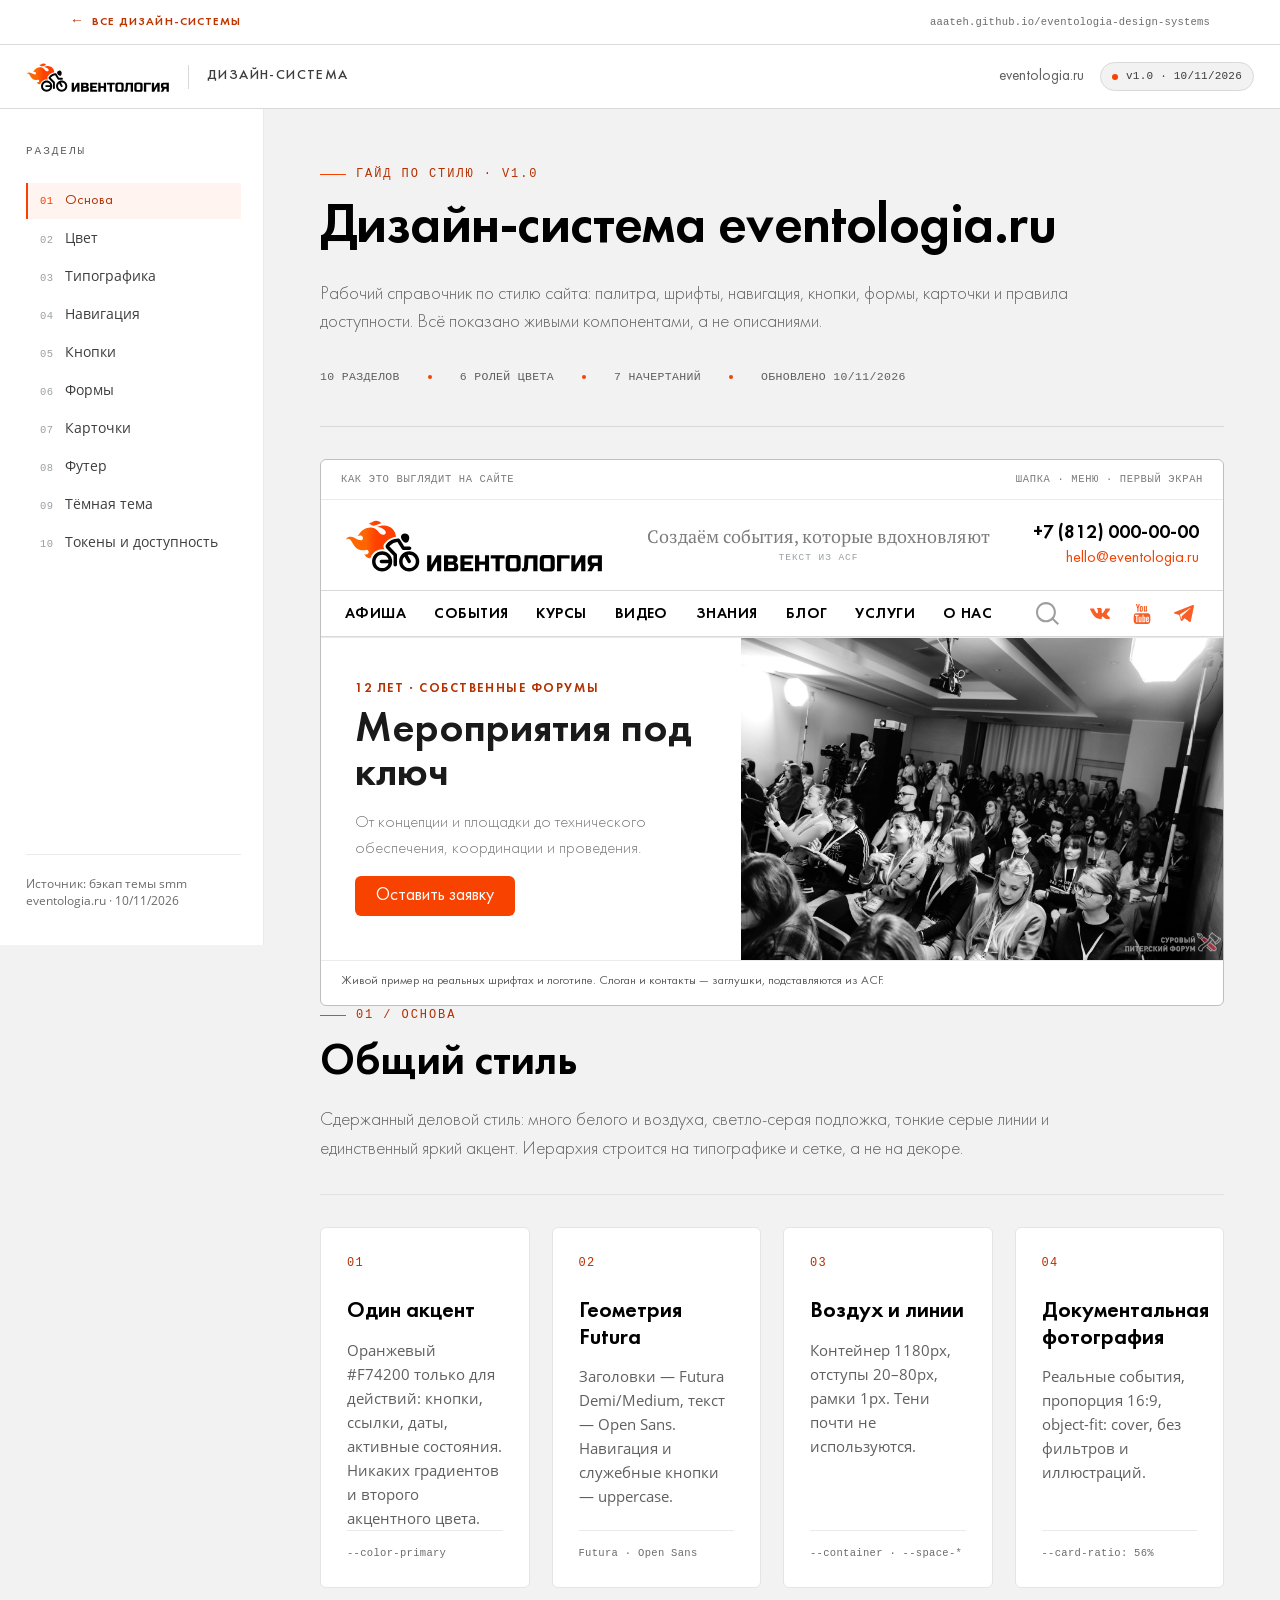
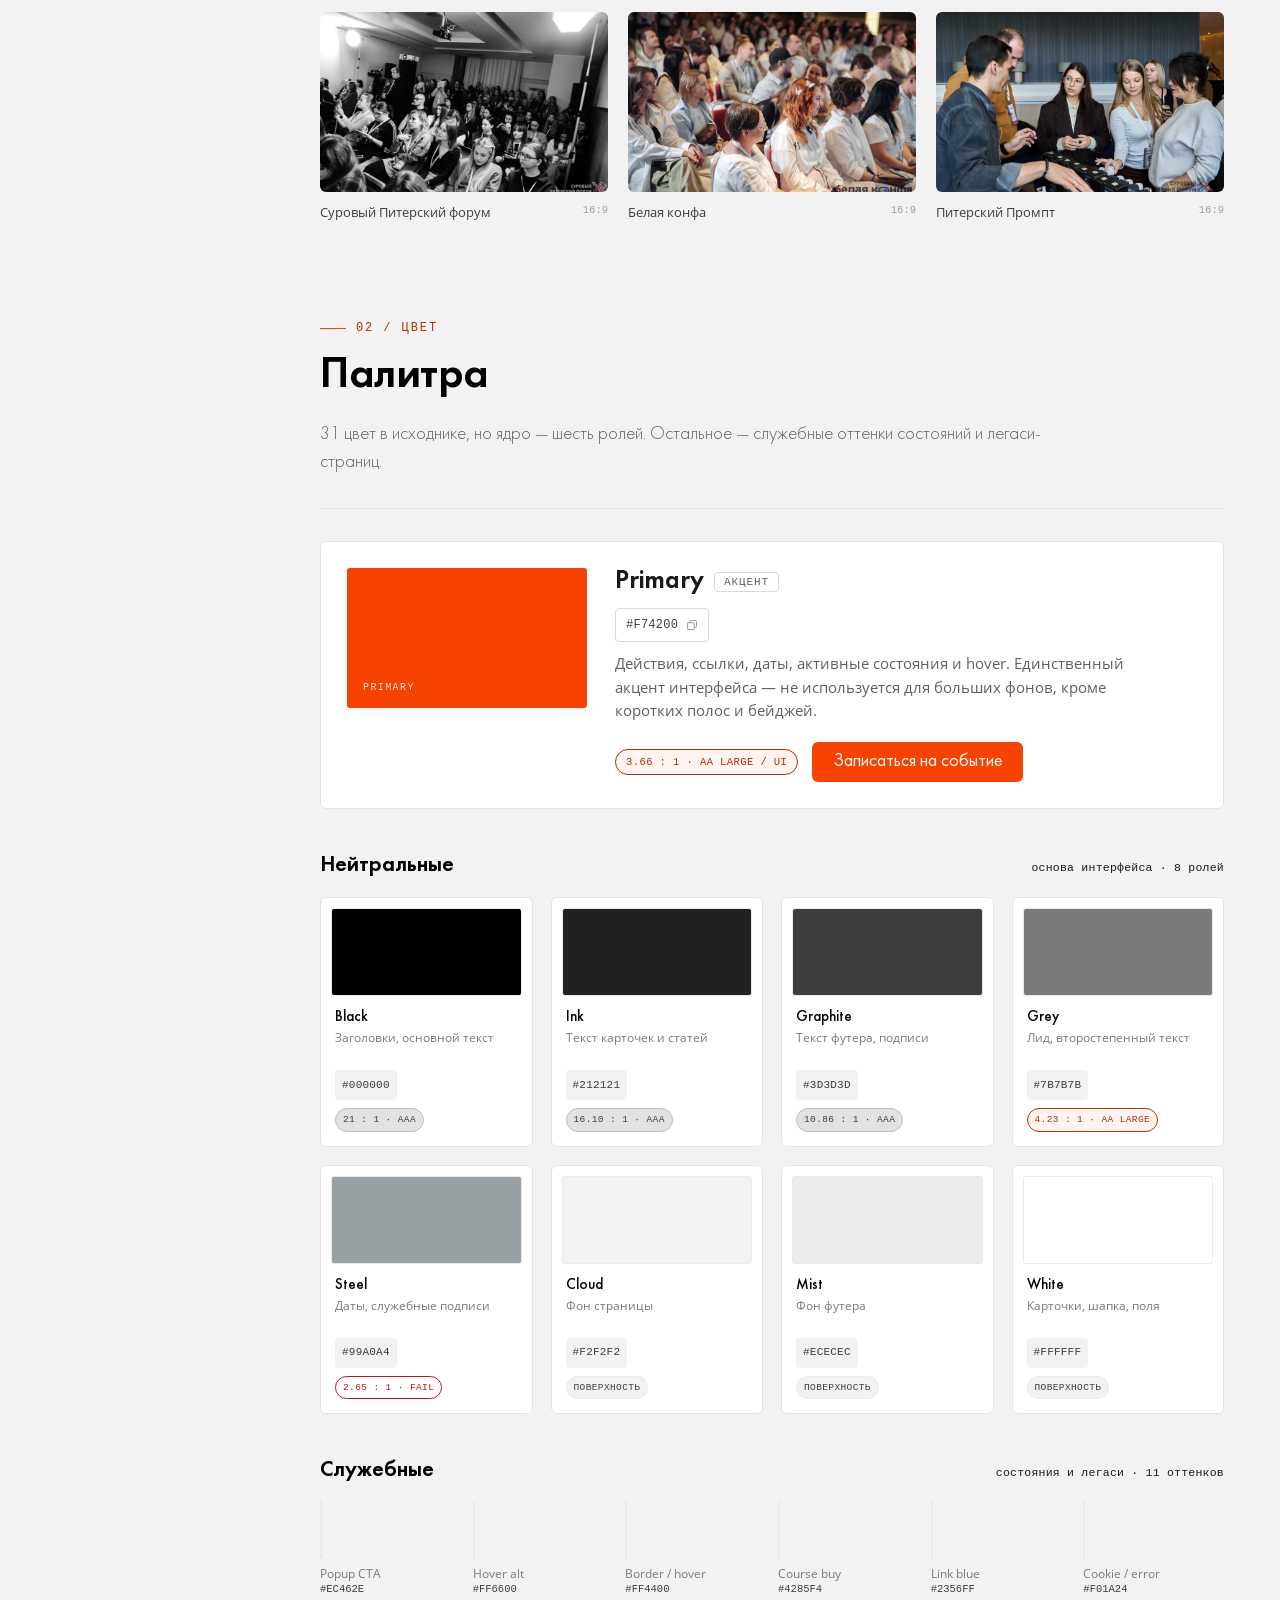
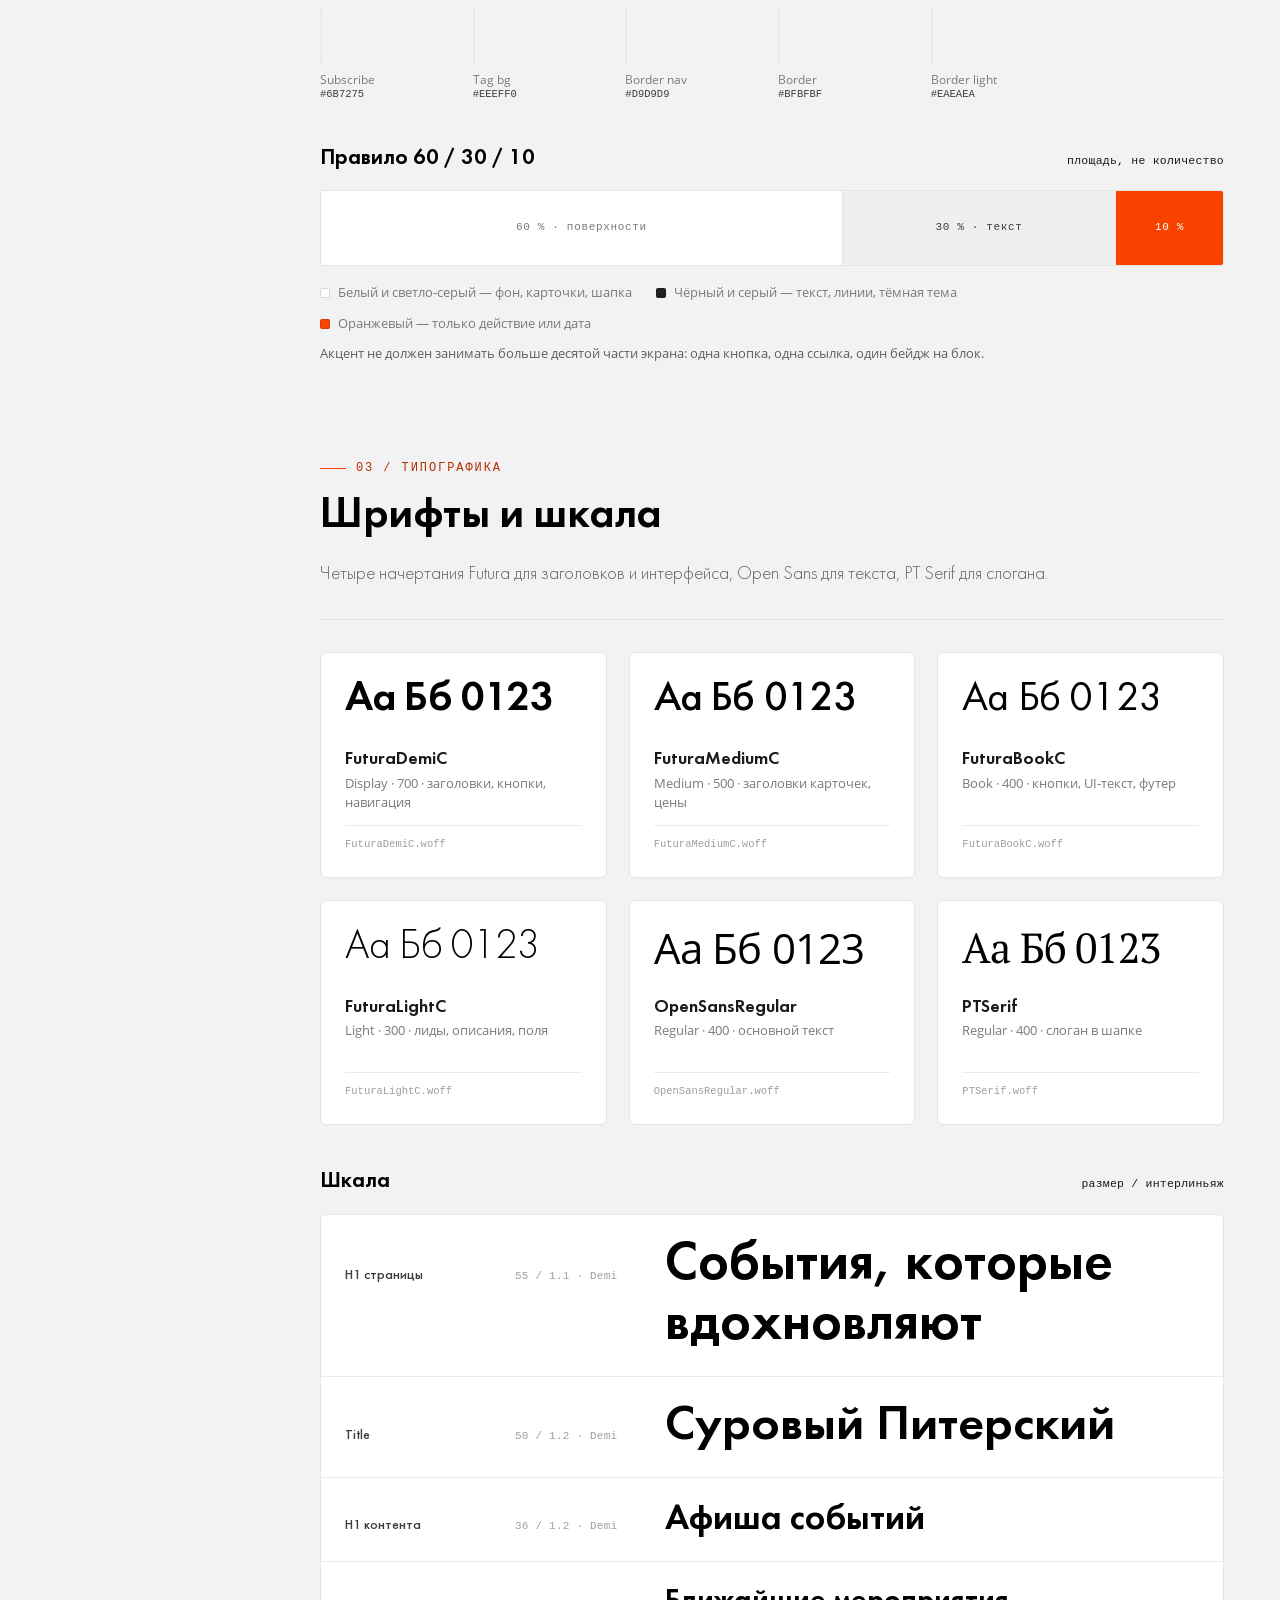
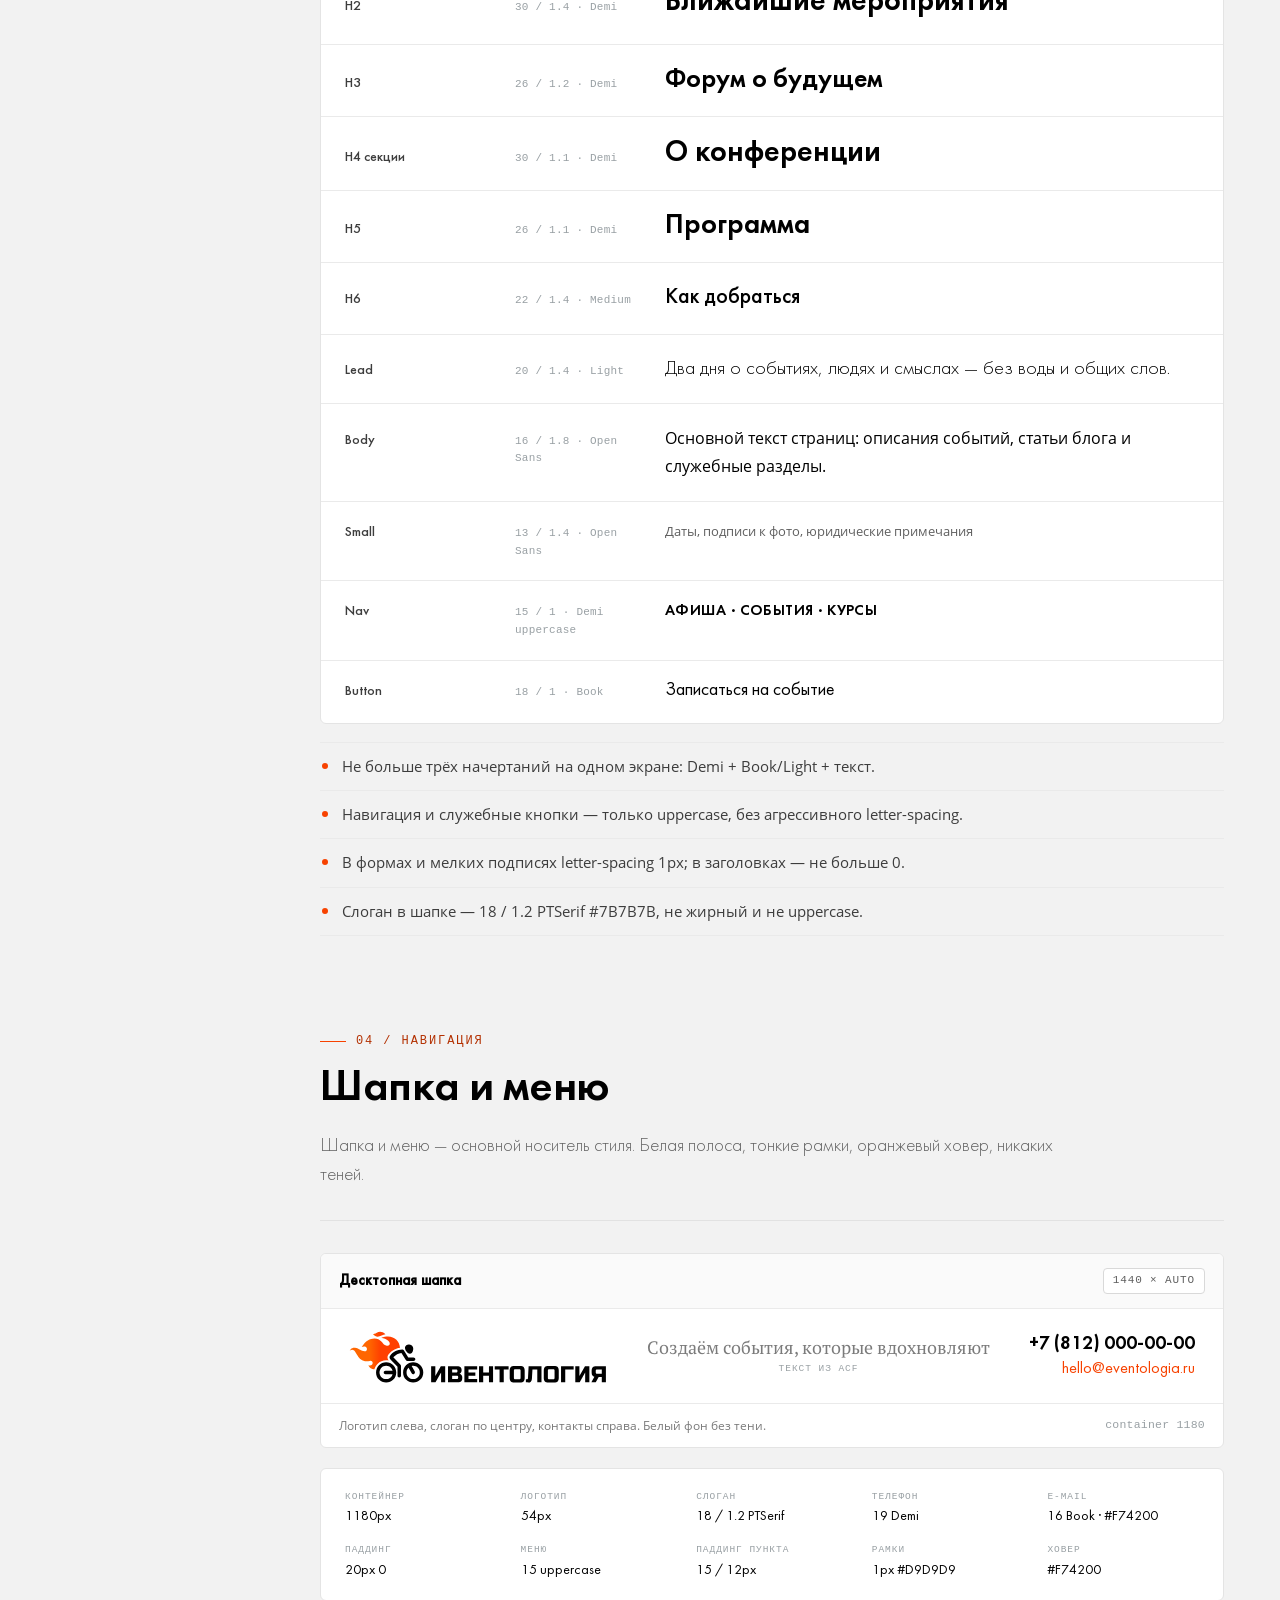
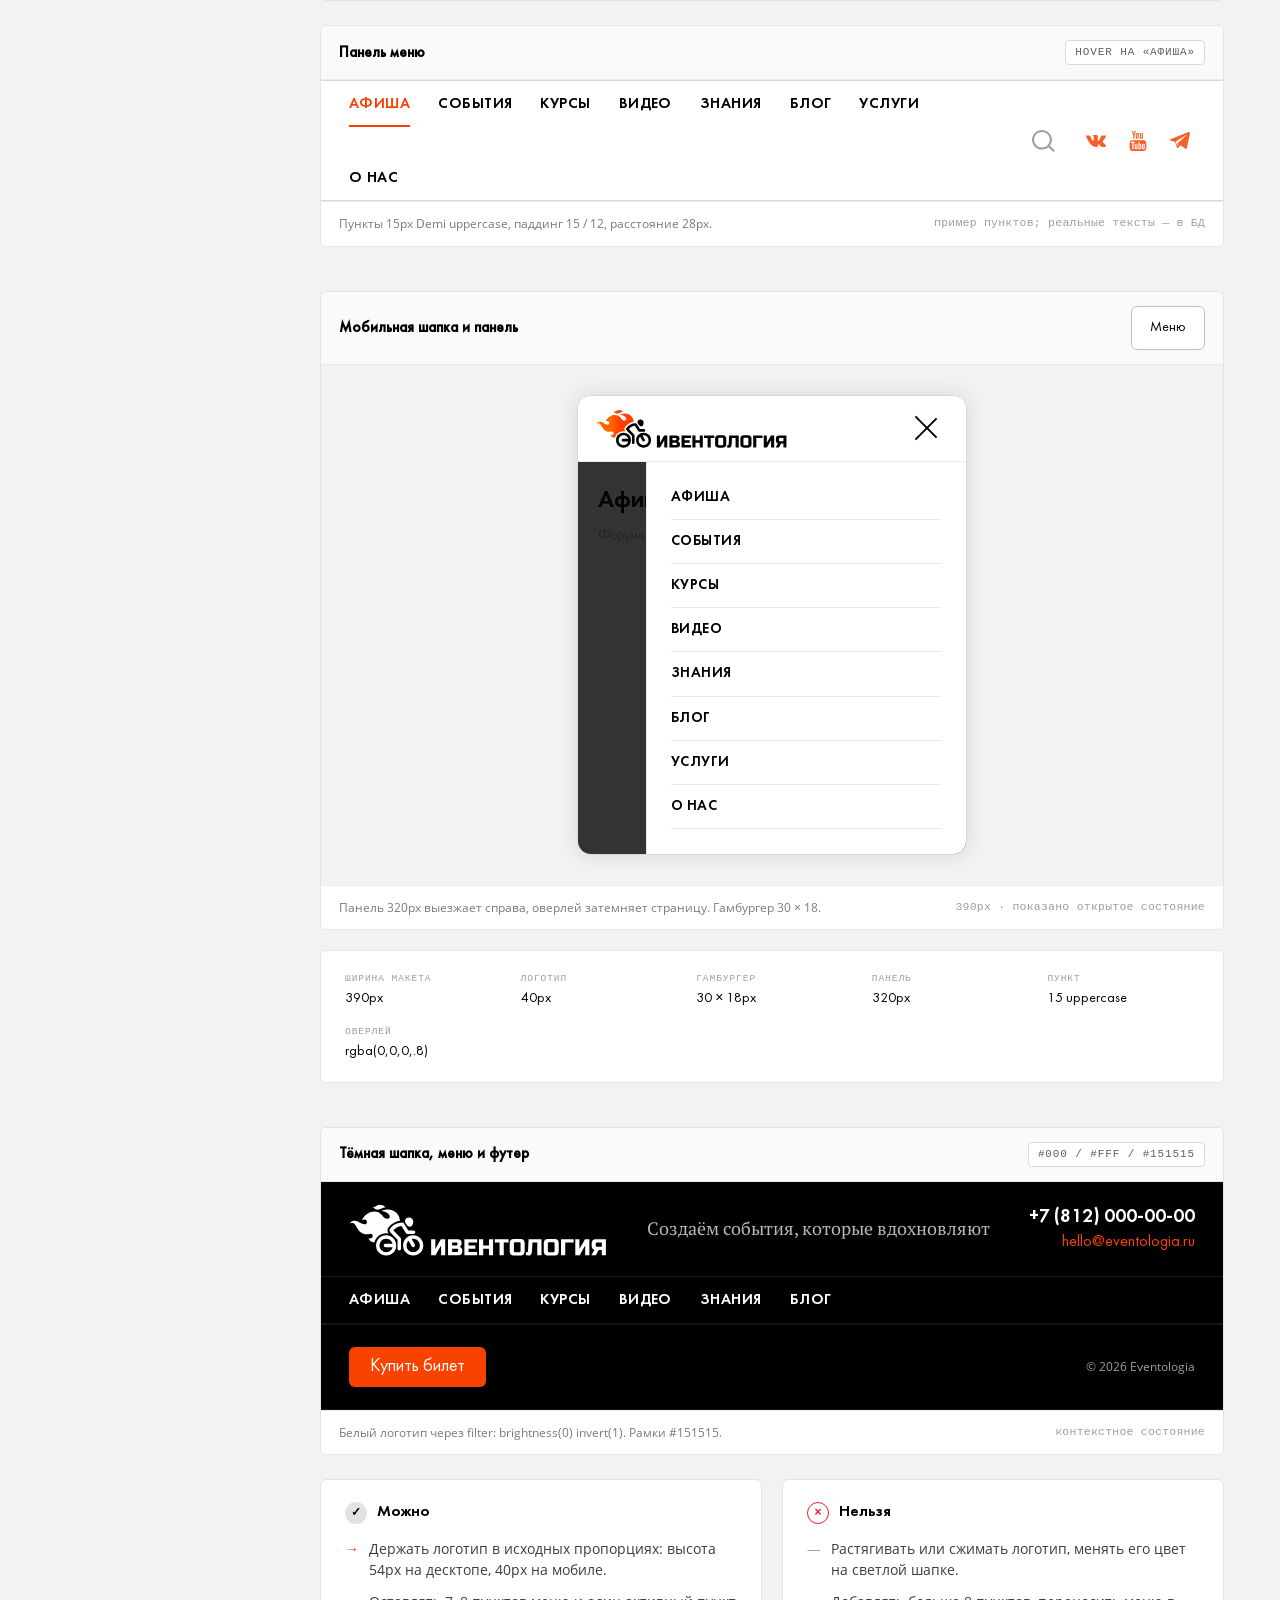
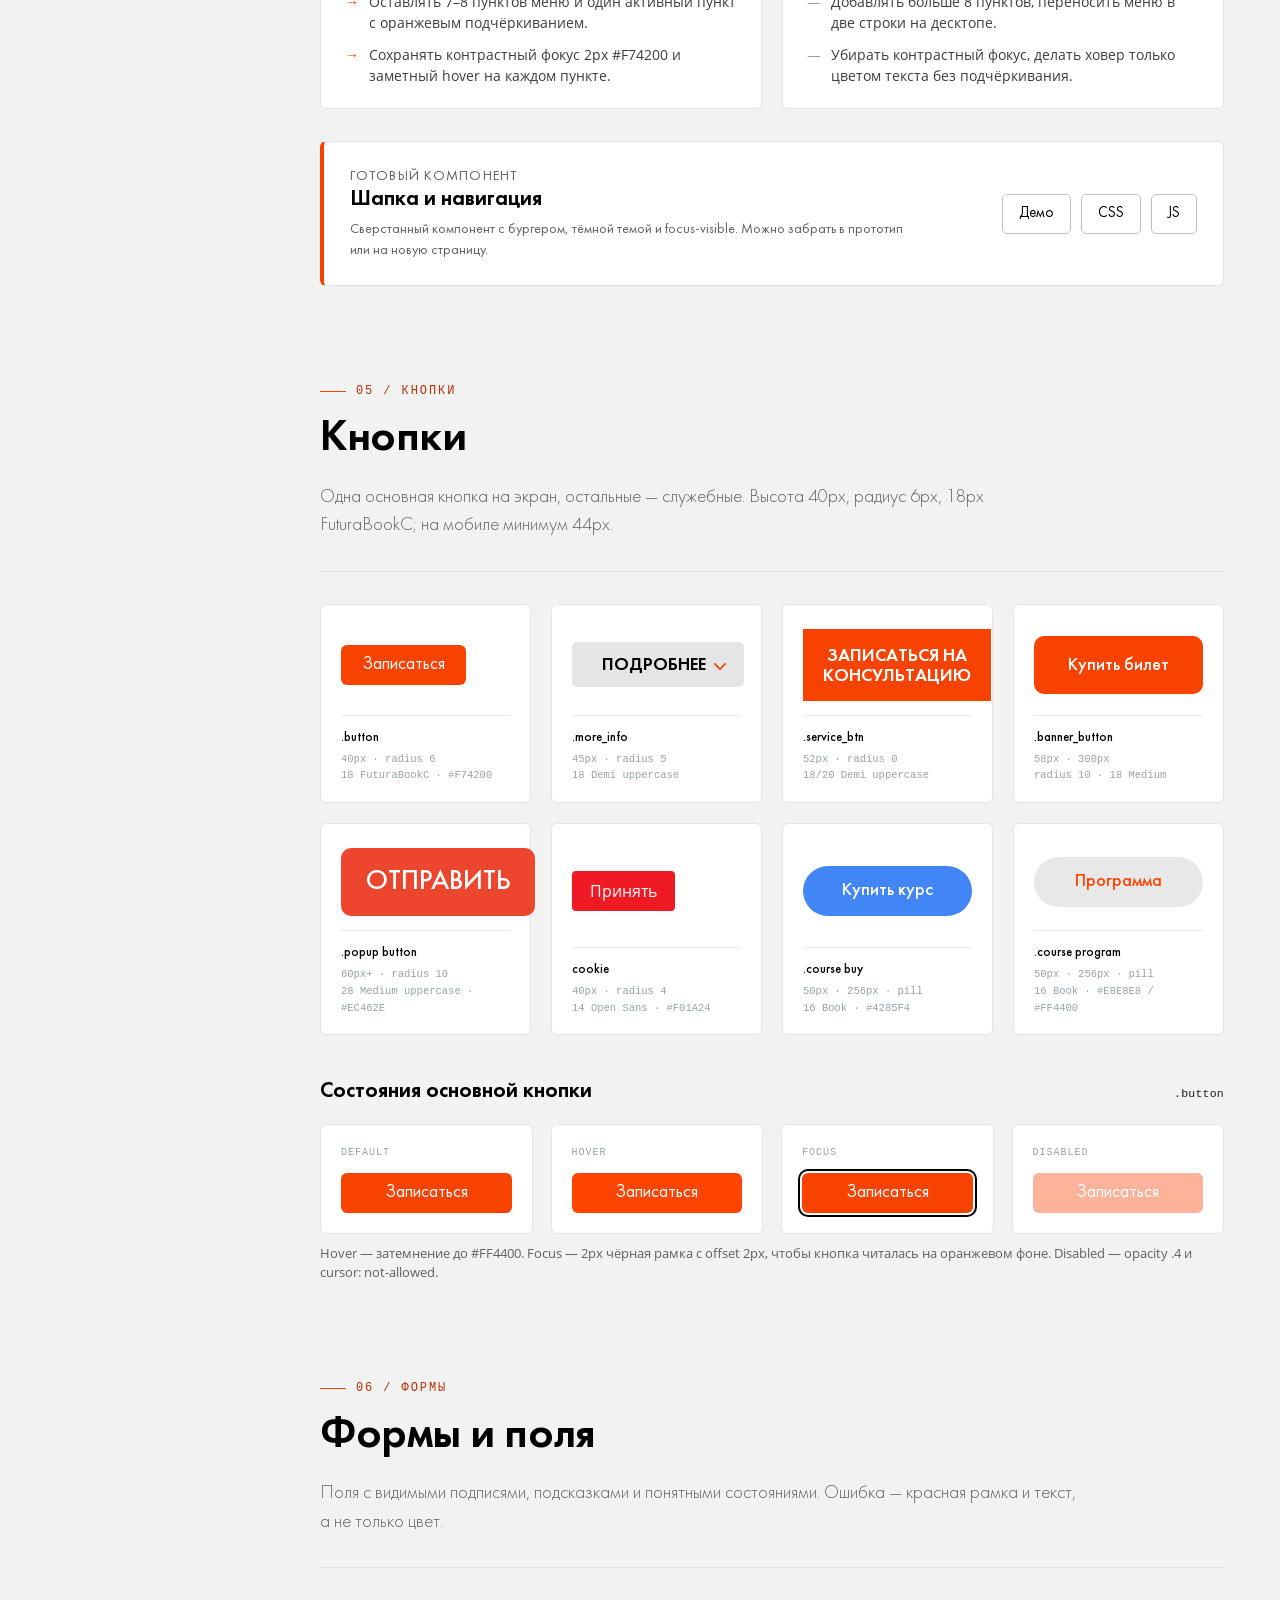
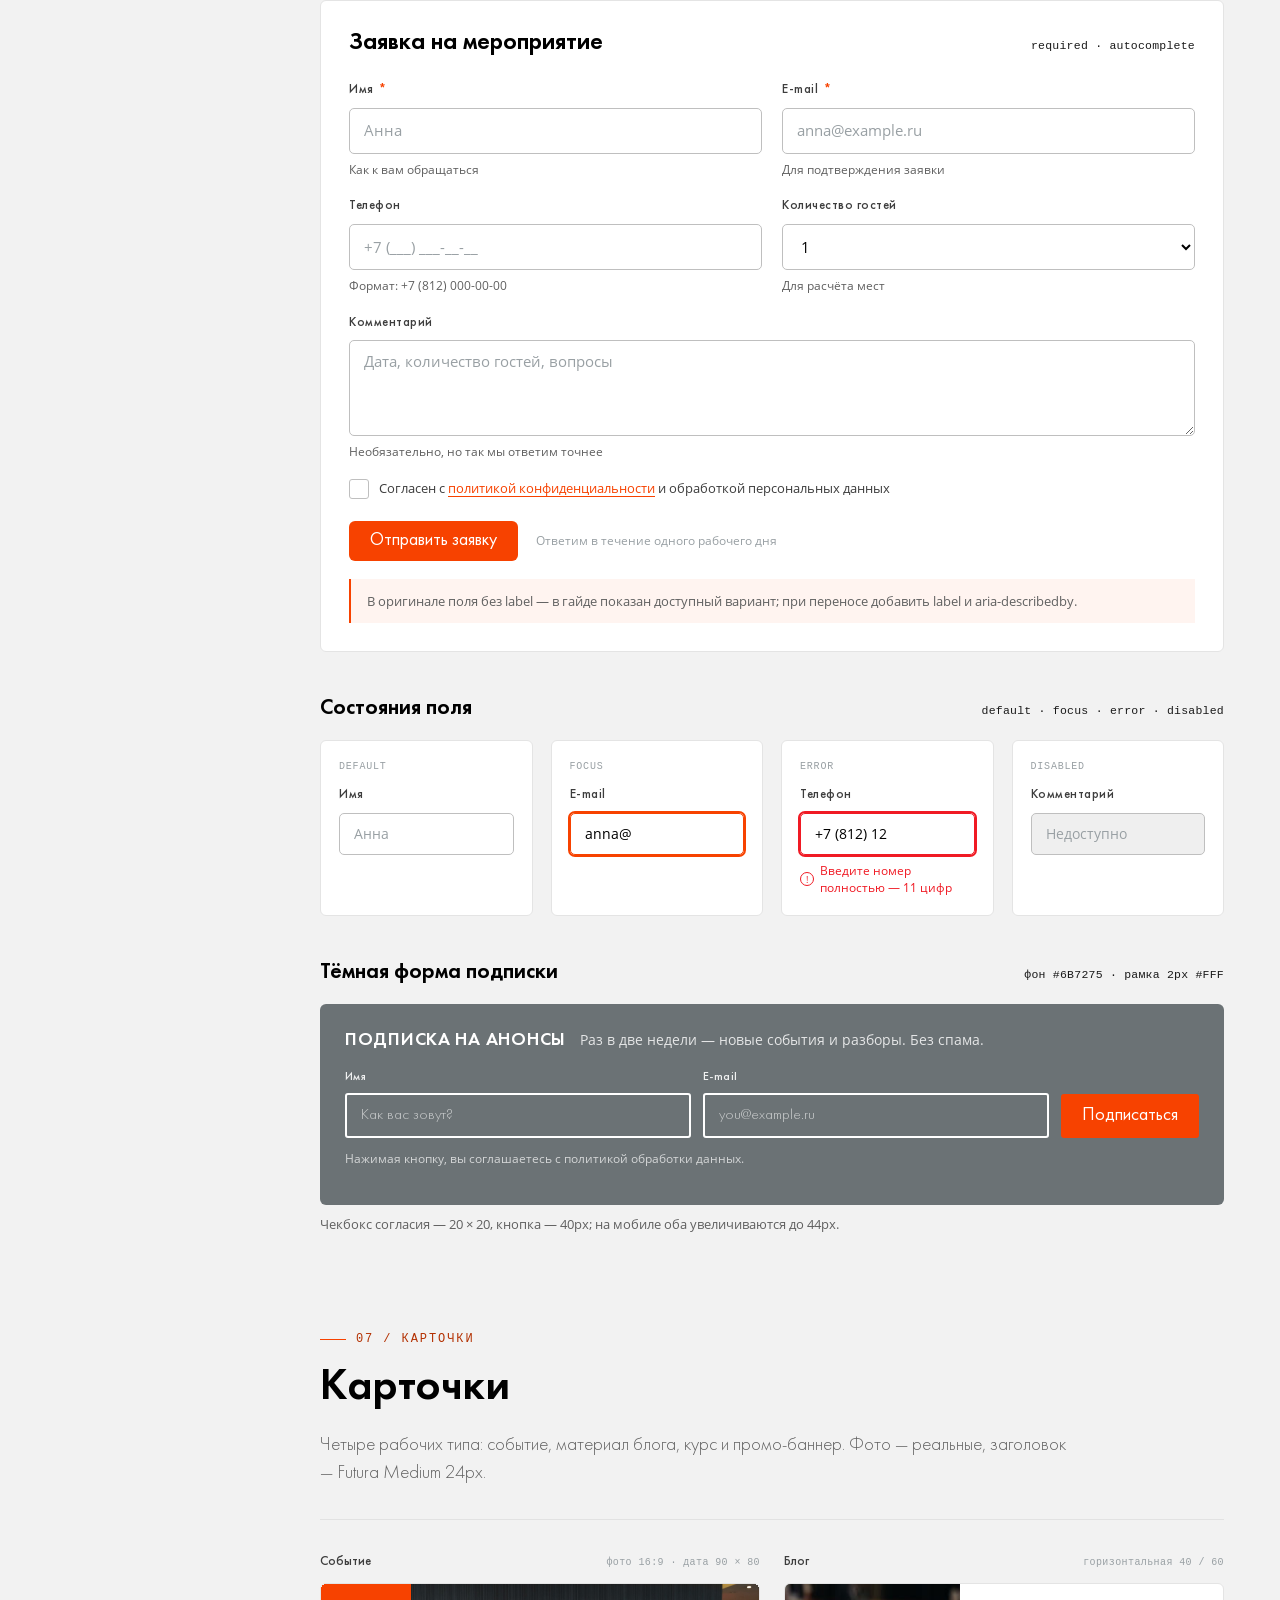
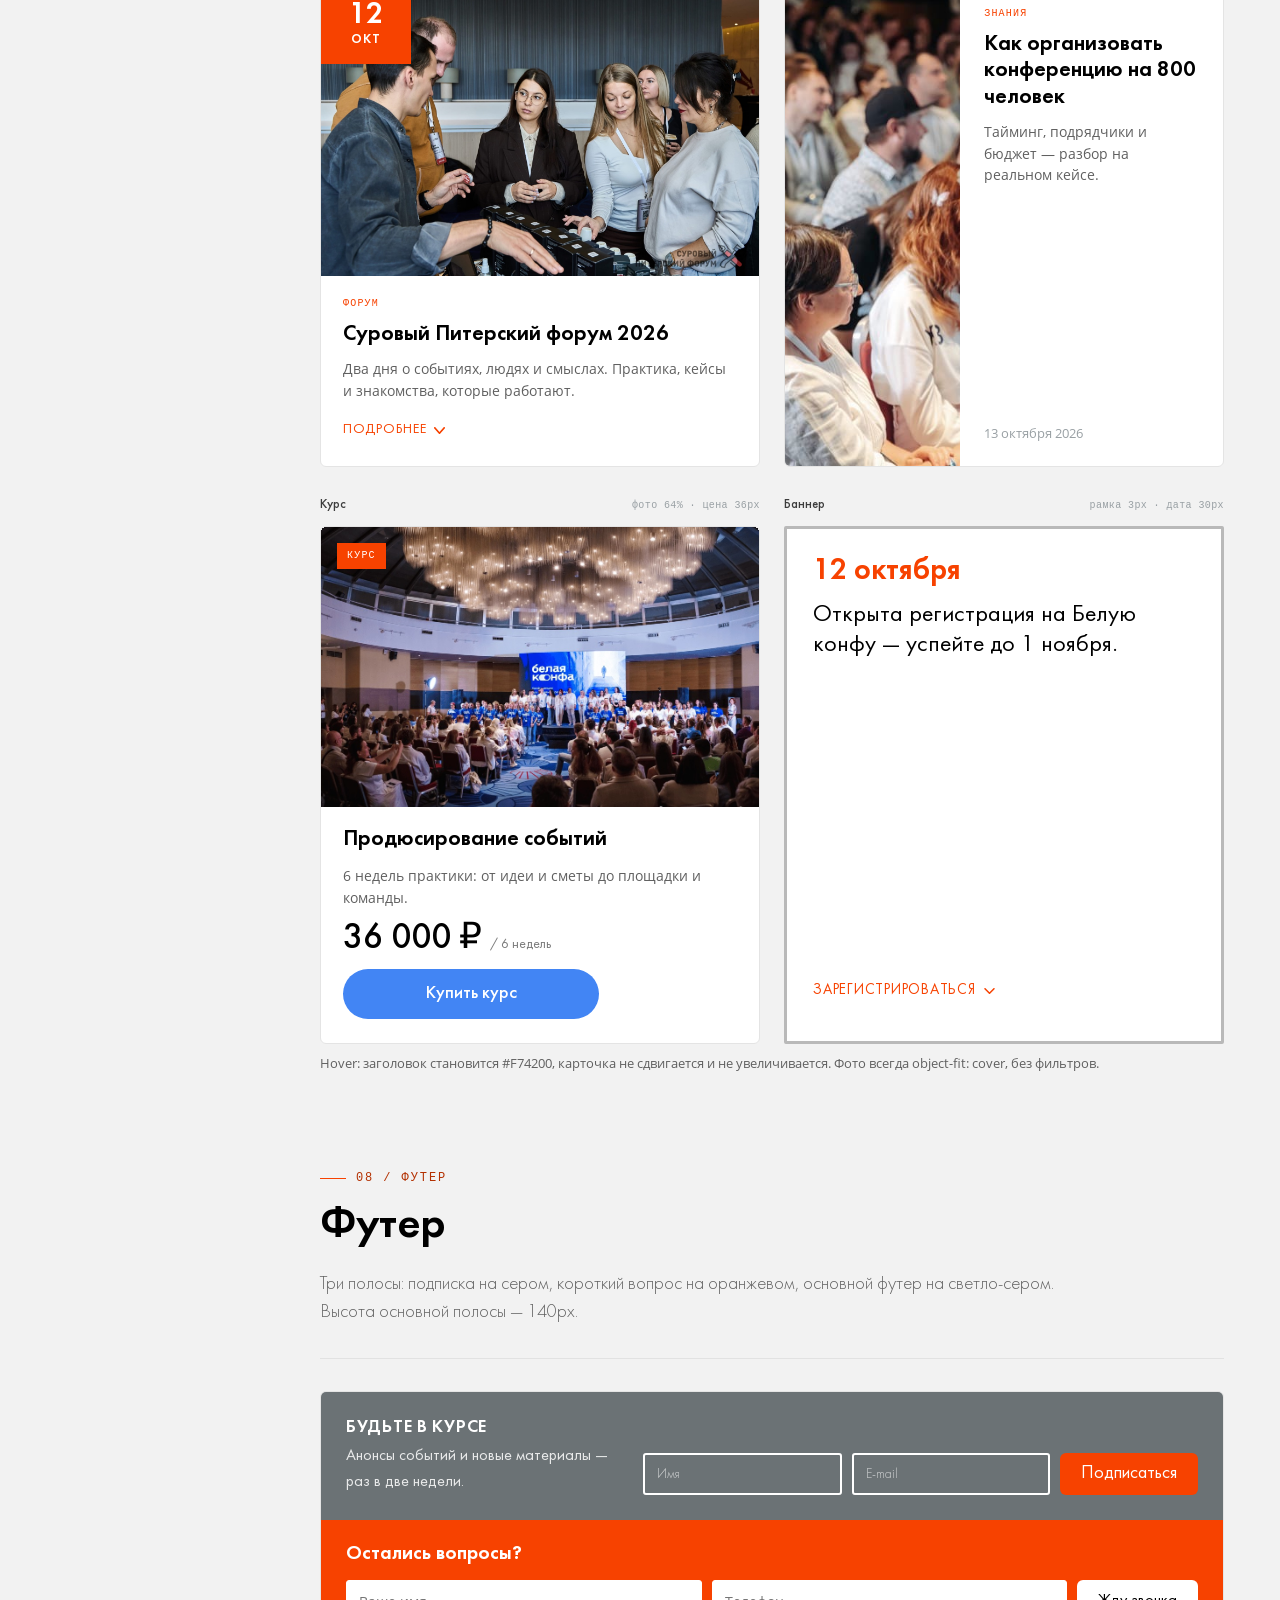
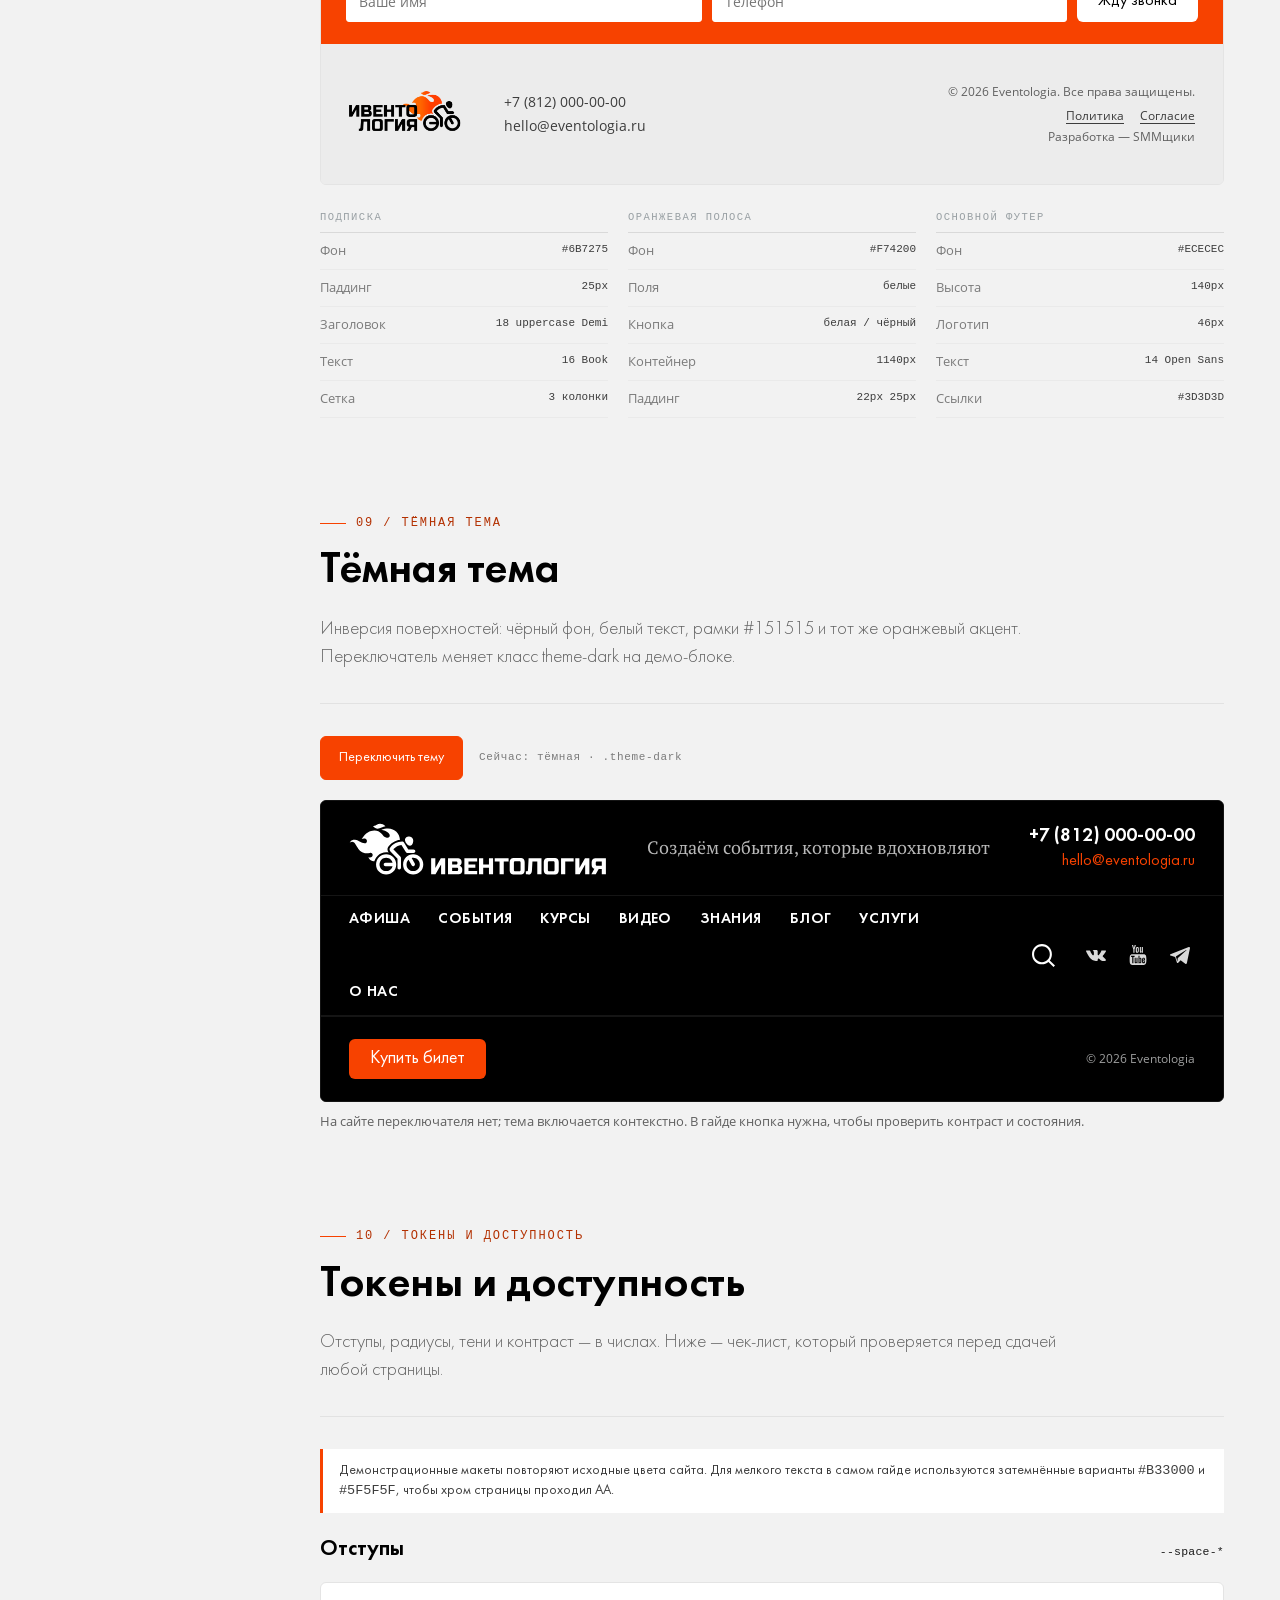
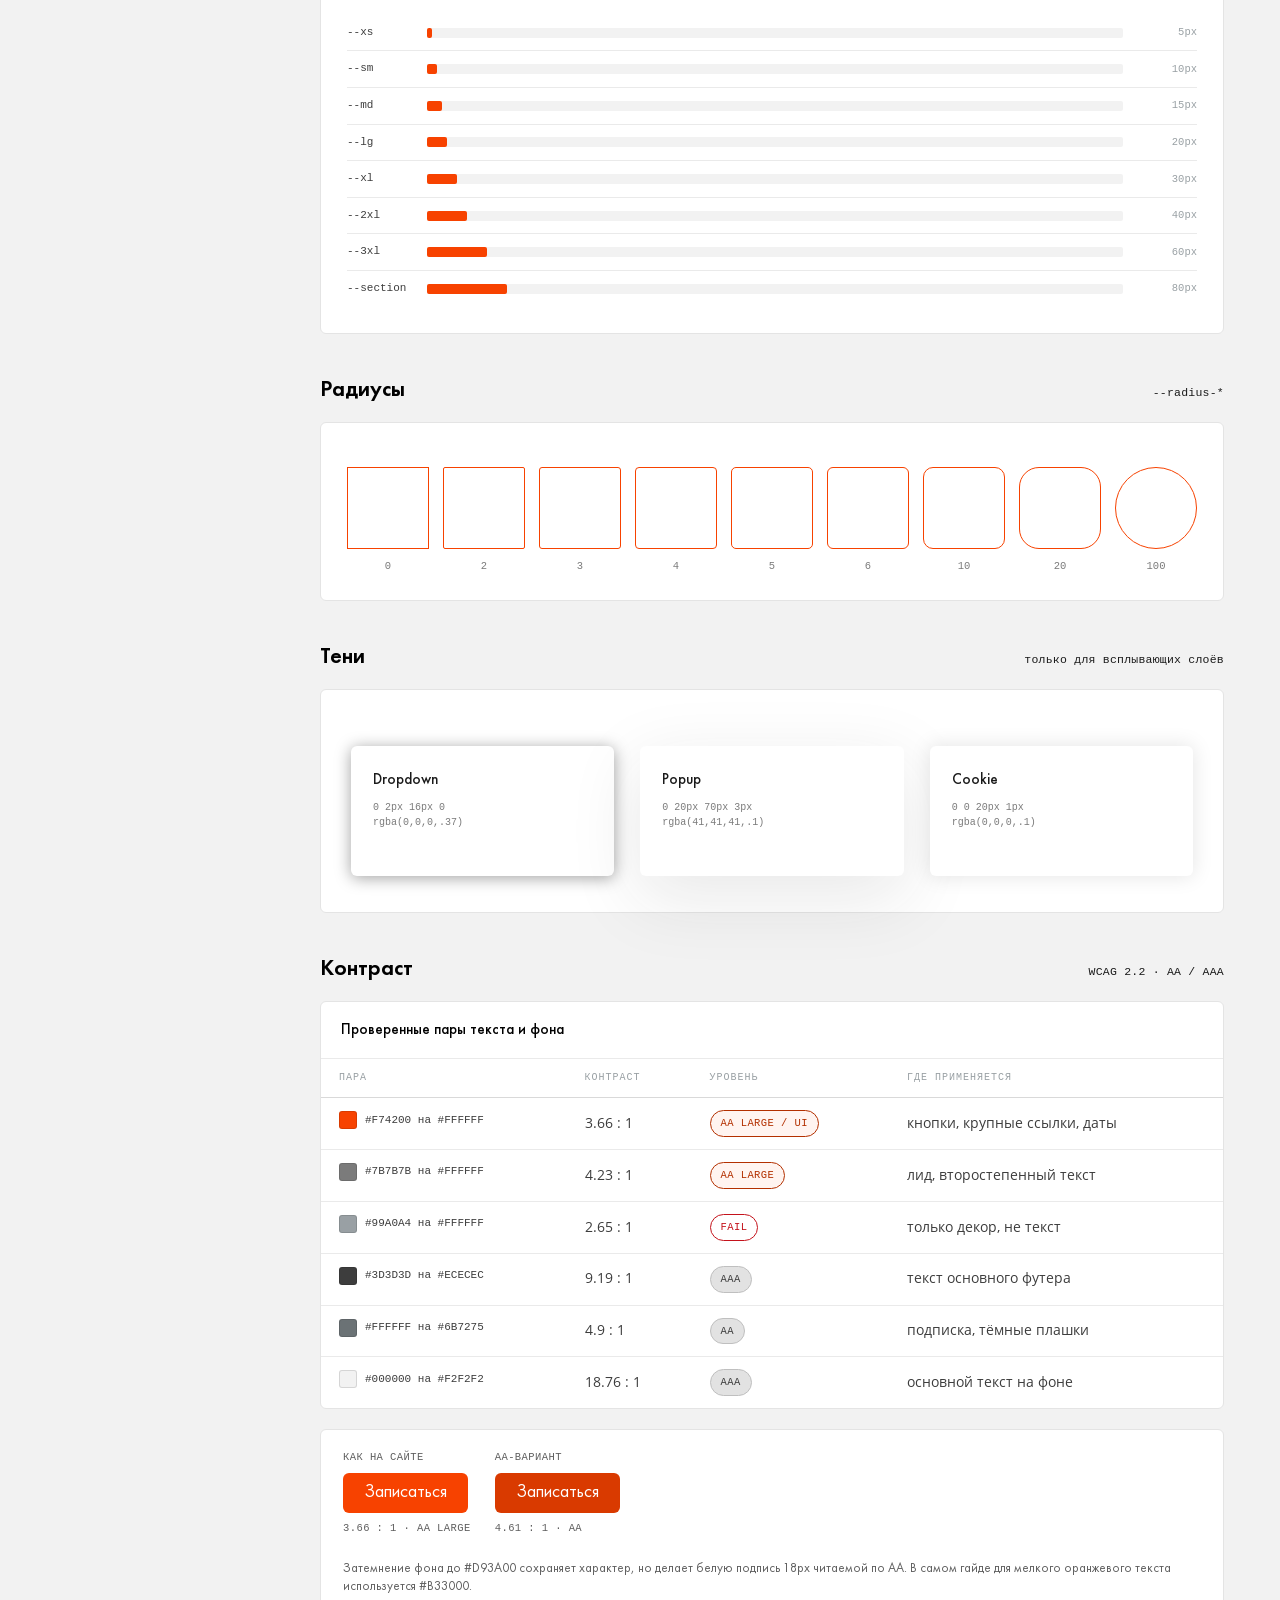
<file: docs/eventologia-ru/index.html>
<!DOCTYPE html>
<html lang="ru">
<head>
  <meta charset="utf-8">
  <meta name="viewport" content="width=device-width, initial-scale=1">
  <title>Дизайн-система eventologia.ru — визуальный гайд</title>
  <meta name="description" content="Визуальный гайд дизайн-системы eventologia.ru: цвет, типографика, навигация, кнопки, формы, карточки, футер, тёмная тема и доступность.">
  <link rel="canonical" href="https://aaateh.github.io/eventologia-design-systems/eventologia-ru/">
  <meta name="robots" content="index, follow">
  <meta name="theme-color" content="#F74200">
  <link rel="icon" href="../assets/favicon.ico" sizes="16x16 32x32 48x48">
  <link rel="icon" type="image/svg+xml" href="../assets/favicon.svg">
  <link rel="icon" type="image/png" sizes="192x192" href="../assets/favicon-192.png">
  <link rel="icon" type="image/png" sizes="96x96" href="../assets/favicon-96.png">
  <link rel="icon" type="image/png" sizes="48x48" href="../assets/favicon-48.png">
  <link rel="apple-touch-icon" sizes="180x180" href="../assets/apple-touch-icon.png">
  <link rel="manifest" href="../site.webmanifest">
  <meta property="og:type" content="article">
  <meta property="og:site_name" content="Дизайн-системы Ивентологии">
  <meta property="og:title" content="Дизайн-система eventologia.ru — визуальный гайд">
  <meta property="og:description" content="Палитра, типографика, шапка и меню, кнопки, формы, карточки, футер, тёмная тема и токены eventologia.ru.">
  <meta property="og:url" content="https://aaateh.github.io/eventologia-design-systems/eventologia-ru/">
  <meta property="og:image" content="https://aaateh.github.io/eventologia-design-systems/assets/og-cover.png">
  <meta property="og:image:type" content="image/png">
  <meta property="og:image:width" content="1200">
  <meta property="og:image:height" content="630">
  <meta property="og:image:alt" content="Дизайн-системы Ивентологии — обложка со свотчами и превью">
  <meta property="og:locale" content="ru_RU">
  <meta name="twitter:card" content="summary_large_image">
  <meta name="twitter:title" content="Дизайн-система eventologia.ru — визуальный гайд">
  <meta name="twitter:description" content="Палитра, типографика, навигация, компоненты и токены eventologia.ru.">
  <meta name="twitter:image" content="https://aaateh.github.io/eventologia-design-systems/assets/og-cover.png">
  <link rel="stylesheet" href="design-tokens.css">
  <link rel="stylesheet" href="guide.css">
  <link rel="stylesheet" href="../assets/dsbar.css">
</head>
<body>
  <nav class="dsbar" aria-label="Каталог дизайн-систем">
    <div class="dsbar__in">
      <a class="dsbar__back" href="../"><span aria-hidden="true">←</span> Все дизайн-системы</a>
      <span class="dsbar__meta">aaateh.github.io/eventologia-design-systems</span>
    </div>
  </nav>

  <a class="skip-link" href="#main">Перейти к содержанию</a>

  <header class="topbar">
    <a class="topbar__brand" href="#main" aria-label="Eventologia — дизайн-система, к содержанию">
      <img class="topbar__logo" src="assets/logos/logo.svg" alt="Eventologia" width="144" height="30">
      <span class="topbar__divider" aria-hidden="true"></span>
      <span class="topbar__label">Дизайн-система</span>
    </a>
    <div class="topbar__right">
      <a class="topbar__domain" href="https://eventologia.ru">eventologia.ru</a>
      <span class="badge-version">v1.0 · 10/11/2026</span>
    </div>
  </header>

  <nav class="mobile-nav" aria-label="Разделы гайда — быстрый переход">
    <a href="#osnova" data-nav-link>01 Основа</a>
    <a href="#color" data-nav-link>02 Цвет</a>
    <a href="#typography" data-nav-link>03 Типографика</a>
    <a href="#navigation" data-nav-link>04 Навигация</a>
    <a href="#buttons" data-nav-link>05 Кнопки</a>
    <a href="#forms" data-nav-link>06 Формы</a>
    <a href="#cards" data-nav-link>07 Карточки</a>
    <a href="#footer" data-nav-link>08 Футер</a>
    <a href="#dark" data-nav-link>09 Тёмная тема</a>
    <a href="#tokens" data-nav-link>10 Токены</a>
  </nav>

  <div class="layout">
    <nav class="sidebar" aria-label="Разделы гайда">
      <p class="sidebar__title">Разделы</p>
      <ul class="sidebar__list">
        <li><a class="sidebar__link" href="#osnova" data-nav-link><span class="num">01</span> Основа</a></li>
        <li><a class="sidebar__link" href="#color" data-nav-link><span class="num">02</span> Цвет</a></li>
        <li><a class="sidebar__link" href="#typography" data-nav-link><span class="num">03</span> Типографика</a></li>
        <li><a class="sidebar__link" href="#navigation" data-nav-link><span class="num">04</span> Навигация</a></li>
        <li><a class="sidebar__link" href="#buttons" data-nav-link><span class="num">05</span> Кнопки</a></li>
        <li><a class="sidebar__link" href="#forms" data-nav-link><span class="num">06</span> Формы</a></li>
        <li><a class="sidebar__link" href="#cards" data-nav-link><span class="num">07</span> Карточки</a></li>
        <li><a class="sidebar__link" href="#footer" data-nav-link><span class="num">08</span> Футер</a></li>
        <li><a class="sidebar__link" href="#dark" data-nav-link><span class="num">09</span> Тёмная тема</a></li>
        <li><a class="sidebar__link" href="#tokens" data-nav-link><span class="num">10</span> Токены и доступность</a></li>
      </ul>
      <p class="sidebar__foot">Источник: бэкап темы smm<br>eventologia.ru · 10/11/2026</p>
    </nav>

    <main class="content" id="main">
      <div class="page-intro">
        <p class="section__eyebrow"><span class="bar" aria-hidden="true"></span> гайд по стилю · v1.0</p>
        <h1>Дизайн-система eventologia.ru</h1>
        <p class="lead">Рабочий справочник по стилю сайта: палитра, шрифты, навигация, кнопки, формы, карточки и правила доступности. Всё показано живыми компонентами, а не описаниями.</p>
        <ul class="meta-strip">
          <li>10 разделов</li>
          <li>6 ролей цвета</li>
          <li>7 начертаний</li>
          <li>обновлено 10/11/2026</li>
        </ul>
      </div>

      <div class="brand-preview" aria-label="Пример шапки, меню и первого экрана сайта">
        <div class="brand-preview__head">
          <span>Как это выглядит на сайте</span>
          <span>шапка · меню · первый экран</span>
        </div>
        <div class="brand-preview__frame">
          <div class="site-header">
            <img class="site-header__logo" src="assets/logos/logo.svg" alt="Eventologia" width="259" height="54">
            <p class="site-header__slogan">Создаём события, которые вдохновляют <small>текст из ACF</small></p>
            <div class="site-header__contacts">
              <a class="site-header__phone" href="tel:+78120000000">+7 (812) 000-00-00</a>
              <a class="site-header__mail" href="mailto:hello@eventologia.ru">hello@eventologia.ru</a>
            </div>
          </div>
          <div class="site-menu">
            <ul class="site-menu__list">
              <li><a href="#navigation">Афиша</a></li>
              <li><a href="#navigation">События</a></li>
              <li><a href="#navigation">Курсы</a></li>
              <li><a href="#navigation">Видео</a></li>
              <li><a href="#navigation">Знания</a></li>
              <li><a href="#navigation">Блог</a></li>
              <li><a href="#navigation">Услуги</a></li>
              <li><a href="#navigation">О нас</a></li>
            </ul>
            <div class="site-menu__tools">
              <button class="site-menu__search" type="button" aria-label="Поиск по сайту">
                <img src="assets/icons/Search_Icon.svg" alt="" aria-hidden="true" width="23" height="23">
              </button>
              <ul class="socials">
                <li><a href="#navigation" aria-label="ВКонтакте — пример ссылки"><img src="assets/icons/Vk_Icon.svg" alt="" aria-hidden="true" width="20" height="12"></a></li>
                <li><a href="#navigation" aria-label="YouTube — пример ссылки"><img src="assets/icons/fb_yt.svg" alt="" aria-hidden="true" width="20" height="20"></a></li>
                <li><a href="#navigation" aria-label="Telegram — пример ссылки"><img src="assets/icons/Tlg_Icon.svg" alt="" aria-hidden="true" width="18" height="16"></a></li>
              </ul>
            </div>
          </div>
          <div class="brand-hero">
            <div class="brand-hero__content">
              <p class="brand-hero__kicker">12 лет · собственные форумы</p>
              <h2>Мероприятия под ключ</h2>
              <p>От концепции и площадки до технического обеспечения, координации и проведения.</p>
              <a class="button" href="#navigation">Оставить заявку</a>
            </div>
            <img src="assets/img/surovyi-hero.jpg" alt="Суровый Питерский форум: зал перед сценой" width="1600" height="1067">
          </div>
        </div>
        <p class="brand-preview__note">Живой пример на реальных шрифтах и логотипе. Слоган и контакты — заглушки, подставляются из ACF.</p>
      </div>

      <!-- 01 / ОСНОВА -->
      <section class="section" id="osnova" aria-labelledby="osnova-title">
        <p class="section__eyebrow"><span class="bar" aria-hidden="true"></span> 01 / Основа</p>
        <h2 id="osnova-title">Общий стиль</h2>
        <p class="lead">Сдержанный деловой стиль: много белого и воздуха, светло-серая подложка, тонкие серые линии и единственный яркий акцент. Иерархия строится на типографике и сетке, а не на декоре.</p>
        <hr class="section__rule">

        <div class="grid grid--4">
          <article class="card">
            <span class="card__index">01</span>
            <h3>Один акцент</h3>
            <p>Оранжевый #F74200 только для действий: кнопки, ссылки, даты, активные состояния. Никаких градиентов и второго акцентного цвета.</p>
            <div class="card__meta">--color-primary</div>
          </article>
          <article class="card">
            <span class="card__index">02</span>
            <h3>Геометрия Futura</h3>
            <p>Заголовки — Futura Demi/Medium, текст — Open Sans. Навигация и служебные кнопки — uppercase.</p>
            <div class="card__meta">Futura · Open Sans</div>
          </article>
          <article class="card">
            <span class="card__index">03</span>
            <h3>Воздух и линии</h3>
            <p>Контейнер 1180px, отступы 20–80px, рамки 1px. Тени почти не используются.</p>
            <div class="card__meta">--container · --space-*</div>
          </article>
          <article class="card">
            <span class="card__index">04</span>
            <h3>Документальная фотография</h3>
            <p>Реальные события, пропорция 16:9, object-fit: cover, без фильтров и иллюстраций.</p>
            <div class="card__meta">--card-ratio: 56%</div>
          </article>
        </div>

        <div class="photo-strip">
          <figure>
            <img src="assets/img/surovyi-hero.jpg" alt="Суровый Питерский форум: полный зал слушателей перед сценой" width="640" height="360" loading="lazy">
            <figcaption>Суровый Питерский форум <span>16:9</span></figcaption>
          </figure>
          <figure>
            <img src="assets/img/whiteconf-1.jpg" alt="Белая конфа: гости в светлом зале во время доклада" width="640" height="360" loading="lazy">
            <figcaption>Белая конфа <span>16:9</span></figcaption>
          </figure>
          <figure>
            <img src="assets/img/surovyi-2.jpg" alt="Питерский Промпт: участники на сцене конференции" width="640" height="360" loading="lazy">
            <figcaption>Питерский Промпт <span>16:9</span></figcaption>
          </figure>
        </div>
      </section>

      <!-- 02 / ЦВЕТ -->
      <section class="section" id="color" aria-labelledby="color-title">
        <p class="section__eyebrow"><span class="bar" aria-hidden="true"></span> 02 / Цвет</p>
        <h2 id="color-title">Палитра</h2>
        <p class="lead">31 цвет в исходнике, но ядро — шесть ролей. Остальное — служебные оттенки состояний и легаси-страниц.</p>
        <hr class="section__rule">

        <div class="accent-card">
          <div class="swatch swatch--accent" role="img" aria-label="Свотч основного акцентного цвета F74200"></div>
          <div class="accent-card__body">
            <div class="accent-card__title">Primary <span class="tag">акцент</span></div>
            <button class="hex-btn" type="button" data-hex="#F74200" aria-label="Скопировать код F74200">
              #F74200
              <svg viewBox="0 0 16 16" aria-hidden="true" focusable="false"><rect x="2" y="5" width="9" height="9" rx="1" fill="none" stroke="currentColor" stroke-width="1.2"/><path d="M5 5V3a1 1 0 0 1 1-1h7a1 1 0 0 1 1 1v7a1 1 0 0 1-1 1h-2" fill="none" stroke="currentColor" stroke-width="1.2"/></svg>
            </button>
            <p>Действия, ссылки, даты, активные состояния и hover. Единственный акцент интерфейса — не используется для больших фонов, кроме коротких полос и бейджей.</p>
            <div class="accent-card__row">
              <span class="contrast-pill contrast-pill--large">3.66 : 1 · AA Large / UI</span>
              <a class="button" href="#buttons">Записаться на событие</a>
            </div>
          </div>
        </div>

        <div class="block">
          <div class="block__head">
            <h3>Нейтральные</h3>
            <span class="mono">основа интерфейса · 8 ролей</span>
          </div>
          <div class="palette-grid">
            <div class="swatch-card">
              <div class="swatch-card__chip" style="--swatch:#000000"></div>
              <div class="swatch-card__name">Black</div>
              <div class="swatch-card__role">Заголовки, основной текст</div>
              <button class="hex-btn" type="button" data-hex="#000000">#000000</button>
              <span class="contrast-pill contrast-pill--pass">21 : 1 · AAA</span>
            </div>
            <div class="swatch-card">
              <div class="swatch-card__chip" style="--swatch:#212121"></div>
              <div class="swatch-card__name">Ink</div>
              <div class="swatch-card__role">Текст карточек и статей</div>
              <button class="hex-btn" type="button" data-hex="#212121">#212121</button>
              <span class="contrast-pill contrast-pill--pass">16.10 : 1 · AAA</span>
            </div>
            <div class="swatch-card">
              <div class="swatch-card__chip" style="--swatch:#3D3D3D"></div>
              <div class="swatch-card__name">Graphite</div>
              <div class="swatch-card__role">Текст футера, подписи</div>
              <button class="hex-btn" type="button" data-hex="#3D3D3D">#3D3D3D</button>
              <span class="contrast-pill contrast-pill--pass">10.86 : 1 · AAA</span>
            </div>
            <div class="swatch-card">
              <div class="swatch-card__chip" style="--swatch:#7B7B7B"></div>
              <div class="swatch-card__name">Grey</div>
              <div class="swatch-card__role">Лид, второстепенный текст</div>
              <button class="hex-btn" type="button" data-hex="#7B7B7B">#7B7B7B</button>
              <span class="contrast-pill contrast-pill--large">4.23 : 1 · AA Large</span>
            </div>
            <div class="swatch-card">
              <div class="swatch-card__chip" style="--swatch:#99A0A4"></div>
              <div class="swatch-card__name">Steel</div>
              <div class="swatch-card__role">Даты, служебные подписи</div>
              <button class="hex-btn" type="button" data-hex="#99A0A4">#99A0A4</button>
              <span class="contrast-pill contrast-pill--fail">2.65 : 1 · fail</span>
            </div>
            <div class="swatch-card">
              <div class="swatch-card__chip" style="--swatch:#F2F2F2"></div>
              <div class="swatch-card__name">Cloud</div>
              <div class="swatch-card__role">Фон страницы</div>
              <button class="hex-btn" type="button" data-hex="#F2F2F2">#F2F2F2</button>
              <span class="contrast-pill">поверхность</span>
            </div>
            <div class="swatch-card">
              <div class="swatch-card__chip" style="--swatch:#ECECEC"></div>
              <div class="swatch-card__name">Mist</div>
              <div class="swatch-card__role">Фон футера</div>
              <button class="hex-btn" type="button" data-hex="#ECECEC">#ECECEC</button>
              <span class="contrast-pill">поверхность</span>
            </div>
            <div class="swatch-card">
              <div class="swatch-card__chip" style="--swatch:#FFFFFF"></div>
              <div class="swatch-card__name">White</div>
              <div class="swatch-card__role">Карточки, шапка, поля</div>
              <button class="hex-btn" type="button" data-hex="#FFFFFF">#FFFFFF</button>
              <span class="contrast-pill">поверхность</span>
            </div>
          </div>
        </div>

        <div class="block">
          <div class="block__head">
            <h3>Служебные</h3>
            <span class="mono">состояния и легаси · 11 оттенков</span>
          </div>
          <div class="chip-grid">
            <button class="color-chip" type="button" data-hex="#EC462E" aria-label="Скопировать #EC462E">
              <span class="color-chip__swatch" style="--swatch:#EC462E"></span><span class="color-chip__label">Popup CTA<b>#EC462E</b></span>
            </button>
            <button class="color-chip" type="button" data-hex="#FF6600" aria-label="Скопировать #FF6600">
              <span class="color-chip__swatch" style="--swatch:#FF6600"></span><span class="color-chip__label">Hover alt<b>#FF6600</b></span>
            </button>
            <button class="color-chip" type="button" data-hex="#FF4400" aria-label="Скопировать #FF4400">
              <span class="color-chip__swatch" style="--swatch:#FF4400"></span><span class="color-chip__label">Border / hover<b>#FF4400</b></span>
            </button>
            <button class="color-chip" type="button" data-hex="#4285F4" aria-label="Скопировать #4285F4">
              <span class="color-chip__swatch" style="--swatch:#4285F4"></span><span class="color-chip__label">Course buy<b>#4285F4</b></span>
            </button>
            <button class="color-chip" type="button" data-hex="#2356FF" aria-label="Скопировать #2356FF">
              <span class="color-chip__swatch" style="--swatch:#2356FF"></span><span class="color-chip__label">Link blue<b>#2356FF</b></span>
            </button>
            <button class="color-chip" type="button" data-hex="#F01A24" aria-label="Скопировать #F01A24">
              <span class="color-chip__swatch" style="--swatch:#F01A24"></span><span class="color-chip__label">Cookie / error<b>#F01A24</b></span>
            </button>
            <button class="color-chip" type="button" data-hex="#6B7275" aria-label="Скопировать #6B7275">
              <span class="color-chip__swatch" style="--swatch:#6B7275"></span><span class="color-chip__label">Subscribe<b>#6B7275</b></span>
            </button>
            <button class="color-chip" type="button" data-hex="#EEEFF0" aria-label="Скопировать #EEEFF0">
              <span class="color-chip__swatch" style="--swatch:#EEEFF0"></span><span class="color-chip__label">Tag bg<b>#EEEFF0</b></span>
            </button>
            <button class="color-chip" type="button" data-hex="#D9D9D9" aria-label="Скопировать #D9D9D9">
              <span class="color-chip__swatch" style="--swatch:#D9D9D9"></span><span class="color-chip__label">Border nav<b>#D9D9D9</b></span>
            </button>
            <button class="color-chip" type="button" data-hex="#BFBFBF" aria-label="Скопировать #BFBFBF">
              <span class="color-chip__swatch" style="--swatch:#BFBFBF"></span><span class="color-chip__label">Border<b>#BFBFBF</b></span>
            </button>
            <button class="color-chip" type="button" data-hex="#EAEAEA" aria-label="Скопировать #EAEAEA">
              <span class="color-chip__swatch" style="--swatch:#EAEAEA"></span><span class="color-chip__label">Border light<b>#EAEAEA</b></span>
            </button>
          </div>
        </div>

        <div class="block">
          <div class="block__head">
            <h3>Правило 60 / 30 / 10</h3>
            <span class="mono">площадь, не количество</span>
          </div>
          <div class="ratio-bar" role="img" aria-label="Диаграмма: 60 процентов светлые поверхности, 30 процентов тёмный текст, 10 процентов оранжевый акцент">
            <div class="ratio-bar__seg ratio-bar__seg--white">60 % · поверхности</div>
            <div class="ratio-bar__seg ratio-bar__seg--gray">30 % · текст</div>
            <div class="ratio-bar__seg ratio-bar__seg--accent">10 %</div>
          </div>
          <ul class="ratio-legend">
            <li><span class="dot dot--white"></span>Белый и светло-серый — фон, карточки, шапка</li>
            <li><span class="dot dot--ink"></span>Чёрный и серый — текст, линии, тёмная тема</li>
            <li><span class="dot dot--accent"></span>Оранжевый — только действие или дата</li>
          </ul>
          <p class="block__note">Акцент не должен занимать больше десятой части экрана: одна кнопка, одна ссылка, один бейдж на блок.</p>
        </div>
      </section>

      <!-- 03 / ТИПОГРАФИКА -->
      <section class="section" id="typography" aria-labelledby="typography-title">
        <p class="section__eyebrow"><span class="bar" aria-hidden="true"></span> 03 / Типографика</p>
        <h2 id="typography-title">Шрифты и шкала</h2>
        <p class="lead">Четыре начертания Futura для заголовков и интерфейса, Open Sans для текста, PT Serif для слогана.</p>
        <hr class="section__rule">

        <div class="grid grid--3">
          <article class="type-face">
            <div class="type-face__sample is-demi" aria-hidden="true">Аа Бб 0123</div>
            <div class="type-face__name">FuturaDemiC</div>
            <div class="type-face__role">Display · 700 · заголовки, кнопки, навигация</div>
            <div class="type-face__file">FuturaDemiC.woff</div>
          </article>
          <article class="type-face">
            <div class="type-face__sample is-medium" aria-hidden="true">Аа Бб 0123</div>
            <div class="type-face__name">FuturaMediumC</div>
            <div class="type-face__role">Medium · 500 · заголовки карточек, цены</div>
            <div class="type-face__file">FuturaMediumC.woff</div>
          </article>
          <article class="type-face">
            <div class="type-face__sample is-book" aria-hidden="true">Аа Бб 0123</div>
            <div class="type-face__name">FuturaBookC</div>
            <div class="type-face__role">Book · 400 · кнопки, UI-текст, футер</div>
            <div class="type-face__file">FuturaBookC.woff</div>
          </article>
          <article class="type-face">
            <div class="type-face__sample is-light" aria-hidden="true">Аа Бб 0123</div>
            <div class="type-face__name">FuturaLightC</div>
            <div class="type-face__role">Light · 300 · лиды, описания, поля</div>
            <div class="type-face__file">FuturaLightC.woff</div>
          </article>
          <article class="type-face">
            <div class="type-face__sample is-opensans" aria-hidden="true">Аа Бб 0123</div>
            <div class="type-face__name">OpenSansRegular</div>
            <div class="type-face__role">Regular · 400 · основной текст</div>
            <div class="type-face__file">OpenSansRegular.woff</div>
          </article>
          <article class="type-face">
            <div class="type-face__sample is-serif" aria-hidden="true">Аа Бб 0123</div>
            <div class="type-face__name">PTSerif</div>
            <div class="type-face__role">Regular · 400 · слоган в шапке</div>
            <div class="type-face__file">PTSerif.woff</div>
          </article>
        </div>

        <div class="block">
          <div class="block__head">
            <h3>Шкала</h3>
            <span class="mono">размер / интерлиньяж</span>
          </div>
          <div class="scale">
            <div class="scale__row">
              <div class="scale__name">H1 страницы</div>
              <div class="scale__spec">55 / 1.1 · Demi</div>
              <div class="scale__sample fs-h1">События, которые вдохновляют</div>
            </div>
            <div class="scale__row">
              <div class="scale__name">Title</div>
              <div class="scale__spec">50 / 1.2 · Demi</div>
              <div class="scale__sample fs-title">Суровый Питерский</div>
            </div>
            <div class="scale__row">
              <div class="scale__name">H1 контента</div>
              <div class="scale__spec">36 / 1.2 · Demi</div>
              <div class="scale__sample fs-h1c">Афиша событий</div>
            </div>
            <div class="scale__row">
              <div class="scale__name">H2</div>
              <div class="scale__spec">30 / 1.4 · Demi</div>
              <div class="scale__sample fs-h2">Ближайшие мероприятия</div>
            </div>
            <div class="scale__row">
              <div class="scale__name">H3</div>
              <div class="scale__spec">26 / 1.2 · Demi</div>
              <div class="scale__sample fs-h3">Форум о будущем</div>
            </div>
            <div class="scale__row">
              <div class="scale__name">H4 секции</div>
              <div class="scale__spec">30 / 1.1 · Demi</div>
              <div class="scale__sample fs-h4">О конференции</div>
            </div>
            <div class="scale__row">
              <div class="scale__name">H5</div>
              <div class="scale__spec">26 / 1.1 · Demi</div>
              <div class="scale__sample fs-h5">Программа</div>
            </div>
            <div class="scale__row">
              <div class="scale__name">H6</div>
              <div class="scale__spec">22 / 1.4 · Medium</div>
              <div class="scale__sample fs-h6">Как добраться</div>
            </div>
            <div class="scale__row">
              <div class="scale__name">Lead</div>
              <div class="scale__spec">20 / 1.4 · Light</div>
              <div class="scale__sample fs-lead">Два дня о событиях, людях и смыслах — без воды и общих слов.</div>
            </div>
            <div class="scale__row">
              <div class="scale__name">Body</div>
              <div class="scale__spec">16 / 1.8 · Open Sans</div>
              <div class="scale__sample fs-body">Основной текст страниц: описания событий, статьи блога и служебные разделы.</div>
            </div>
            <div class="scale__row">
              <div class="scale__name">Small</div>
              <div class="scale__spec">13 / 1.4 · Open Sans</div>
              <div class="scale__sample fs-small">Даты, подписи к фото, юридические примечания</div>
            </div>
            <div class="scale__row">
              <div class="scale__name">Nav</div>
              <div class="scale__spec">15 / 1 · Demi uppercase</div>
              <div class="scale__sample fs-nav">Афиша · События · Курсы</div>
            </div>
            <div class="scale__row">
              <div class="scale__name">Button</div>
              <div class="scale__spec">18 / 1 · Book</div>
              <div class="scale__sample fs-button">Записаться на событие</div>
            </div>
          </div>

          <ul class="rules">
            <li>Не больше трёх начертаний на одном экране: Demi + Book/Light + текст.</li>
            <li>Навигация и служебные кнопки — только uppercase, без агрессивного letter-spacing.</li>
            <li>В формах и мелких подписях letter-spacing 1px; в заголовках — не больше 0.</li>
            <li>Слоган в шапке — 18 / 1.2 PTSerif #7B7B7B, не жирный и не uppercase.</li>
          </ul>
        </div>
      </section>

      <!-- 04 / НАВИГАЦИЯ -->
      <section class="section" id="navigation" aria-labelledby="navigation-title">
        <p class="section__eyebrow"><span class="bar" aria-hidden="true"></span> 04 / Навигация</p>
        <h2 id="navigation-title">Шапка и меню</h2>
        <p class="lead">Шапка и меню — основной носитель стиля. Белая полоса, тонкие рамки, оранжевый ховер, никаких теней.</p>
        <hr class="section__rule">

        <div class="demo">
          <div class="demo__head">
            <h3>Десктопная шапка</h3>
            <span class="tag">1440 × auto</span>
          </div>
          <div class="demo__stage">
            <div class="site-header">
              <img class="site-header__logo" src="assets/logos/logo.svg" alt="Eventologia" width="259" height="54">
              <p class="site-header__slogan">Создаём события, которые вдохновляют <small>текст из ACF</small></p>
              <div class="site-header__contacts">
                <a class="site-header__phone" href="tel:+78120000000">+7 (812) 000-00-00</a>
                <a class="site-header__mail" href="mailto:hello@eventologia.ru">hello@eventologia.ru</a>
              </div>
            </div>
          </div>
          <div class="demo__caption">
            <span>Логотип слева, слоган по центру, контакты справа. Белый фон без тени.</span>
            <span class="mono">container 1180</span>
          </div>
        </div>

        <dl class="annot annot-bar">
          <div><dt>Контейнер</dt><dd>1180px</dd></div>
          <div><dt>Логотип</dt><dd>54px</dd></div>
          <div><dt>Слоган</dt><dd>18 / 1.2 PTSerif</dd></div>
          <div><dt>Телефон</dt><dd>19 Demi</dd></div>
          <div><dt>E-mail</dt><dd>16 Book · #F74200</dd></div>
          <div><dt>Паддинг</dt><dd>20px 0</dd></div>
          <div><dt>Меню</dt><dd>15 uppercase</dd></div>
          <div><dt>Паддинг пункта</dt><dd>15 / 12px</dd></div>
          <div><dt>Рамки</dt><dd>1px #D9D9D9</dd></div>
          <div><dt>Ховер</dt><dd>#F74200</dd></div>
        </dl>

        <div class="demo">
          <div class="demo__head">
            <h3>Панель меню</h3>
            <span class="tag">hover на «Афиша»</span>
          </div>
          <div class="demo__stage">
            <div class="site-menu">
              <ul class="site-menu__list">
                <li><a href="#navigation" class="is-hover">Афиша</a></li>
                <li><a href="#navigation">События</a></li>
                <li><a href="#navigation">Курсы</a></li>
                <li><a href="#navigation">Видео</a></li>
                <li><a href="#navigation">Знания</a></li>
                <li><a href="#navigation">Блог</a></li>
                <li><a href="#navigation">Услуги</a></li>
                <li><a href="#navigation">О нас</a></li>
              </ul>
              <div class="site-menu__tools">
                <button class="site-menu__search" type="button" aria-label="Поиск по сайту">
                  <img src="assets/icons/Search_Icon.svg" alt="" aria-hidden="true" width="23" height="23">
                </button>
                <ul class="socials">
                  <li><a href="#navigation" aria-label="ВКонтакте — пример ссылки"><img src="assets/icons/Vk_Icon.svg" alt="" aria-hidden="true" width="20" height="12"></a></li>
                  <li><a href="#navigation" aria-label="YouTube — пример ссылки"><img src="assets/icons/fb_yt.svg" alt="" aria-hidden="true" width="20" height="20"></a></li>
                  <li><a href="#navigation" aria-label="Telegram — пример ссылки"><img src="assets/icons/Tlg_Icon.svg" alt="" aria-hidden="true" width="18" height="16"></a></li>
                </ul>
              </div>
            </div>
          </div>
          <div class="demo__caption">
            <span>Пункты 15px Demi uppercase, паддинг 15 / 12, расстояние 28px.</span>
            <span class="mono">пример пунктов; реальные тексты — в БД</span>
          </div>
        </div>

        <div class="block">
          <div class="demo">
            <div class="demo__head">
              <h3>Мобильная шапка и панель</h3>
              <button class="guide-btn" type="button" id="menuToggle" aria-controls="mobilePanel" aria-expanded="true">Меню</button>
            </div>
            <div class="demo__stage">
              <div class="phone-wrap">
                <div class="phone is-open" id="phoneDemo">
                  <div class="phone__top">
                    <img class="phone__logo" src="assets/logos/logo.svg" alt="Eventologia" width="192" height="40">
                    <button class="burger" type="button" id="burgerToggle" aria-label="Меню" aria-controls="mobilePanel" aria-expanded="true">
                      <span></span><span></span><span></span>
                    </button>
                  </div>
                  <div class="phone__hero">
                    <b>Афиша событий</b>
                    <span>Форумы, конференции и курсы Eventologia в одном месте.</span>
                  </div>
                  <div class="phone__overlay"></div>
                  <div class="phone__panel" id="mobilePanel" aria-label="Мобильное меню">
                    <ul>
                      <li><a href="#navigation">Афиша</a></li>
                      <li><a href="#navigation">События</a></li>
                      <li><a href="#navigation">Курсы</a></li>
                      <li><a href="#navigation">Видео</a></li>
                      <li><a href="#navigation">Знания</a></li>
                      <li><a href="#navigation">Блог</a></li>
                      <li><a href="#navigation">Услуги</a></li>
                      <li><a href="#navigation">О нас</a></li>
                    </ul>
                  </div>
                </div>
              </div>
            </div>
            <div class="demo__caption">
              <span>Панель 320px выезжает справа, оверлей затемняет страницу. Гамбургер 30 × 18.</span>
              <span class="mono">390px · показано открытое состояние</span>
            </div>
          </div>
        </div>

        <dl class="annot annot-bar">
          <div><dt>Ширина макета</dt><dd>390px</dd></div>
          <div><dt>Логотип</dt><dd>40px</dd></div>
          <div><dt>Гамбургер</dt><dd>30 × 18px</dd></div>
          <div><dt>Панель</dt><dd>320px</dd></div>
          <div><dt>Пункт</dt><dd>15 uppercase</dd></div>
          <div><dt>Оверлей</dt><dd>rgba(0,0,0,.8)</dd></div>
        </dl>

        <div class="block">
          <div class="demo">
            <div class="demo__head">
              <h3>Тёмная шапка, меню и футер</h3>
              <span class="tag">#000 / #FFF / #151515</span>
            </div>
            <div class="demo__stage">
              <div class="dark-head">
                <div class="site-header">
                  <img class="site-header__logo" src="assets/logos/logo.svg" alt="Eventologia" width="259" height="54">
                  <p class="site-header__slogan">Создаём события, которые вдохновляют</p>
                  <div class="site-header__contacts">
                    <a class="site-header__phone" href="tel:+78120000000">+7 (812) 000-00-00</a>
                    <a class="site-header__mail" href="mailto:hello@eventologia.ru">hello@eventologia.ru</a>
                  </div>
                </div>
                <div class="site-menu">
                  <ul class="site-menu__list">
                    <li><a href="#navigation">Афиша</a></li>
                    <li><a href="#navigation">События</a></li>
                    <li><a href="#navigation">Курсы</a></li>
                    <li><a href="#navigation">Видео</a></li>
                    <li><a href="#navigation">Знания</a></li>
                    <li><a href="#navigation">Блог</a></li>
                  </ul>
                </div>
                <div class="dark-footer">
                  <a class="button" href="#buttons">Купить билет</a>
                  <span class="dark-footer__copy">© 2026 Eventologia</span>
                </div>
              </div>
            </div>
            <div class="demo__caption">
              <span>Белый логотип через filter: brightness(0) invert(1). Рамки #151515.</span>
              <span class="mono">контекстное состояние</span>
            </div>
          </div>
        </div>

        <div class="dodont">
          <div class="dodont__col dodont__col--do">
            <h3><span class="dodont__mark" aria-hidden="true">✓</span> Можно</h3>
            <ul>
              <li>Держать логотип в исходных пропорциях: высота 54px на десктопе, 40px на мобиле.</li>
              <li>Оставлять 7–8 пунктов меню и один активный пункт с оранжевым подчёркиванием.</li>
              <li>Сохранять контрастный фокус 2px #F74200 и заметный hover на каждом пункте.</li>
            </ul>
          </div>
          <div class="dodont__col dodont__col--dont">
            <h3><span class="dodont__mark" aria-hidden="true">×</span> Нельзя</h3>
            <ul>
              <li>Растягивать или сжимать логотип, менять его цвет на светлой шапке.</li>
              <li>Добавлять больше 8 пунктов, переносить меню в две строки на десктопе.</li>
              <li>Убирать контрастный фокус, делать ховер только цветом текста без подчёркивания.</li>
            </ul>
          </div>
        </div>

        <div class="component-card">
          <div>
            <p class="component-card__eyebrow">Готовый компонент</p>
            <h3>Шапка и навигация</h3>
            <p>Сверстанный компонент с бургером, тёмной темой и focus-visible. Можно забрать в прототип или на новую страницу.</p>
          </div>
          <div class="component-card__links">
            <a href="components/navigation.html">Демо</a>
            <a href="components/navigation.css">CSS</a>
            <a href="components/navigation.js">JS</a>
          </div>
        </div>
      </section>

      <!-- 05 / КНОПКИ -->
      <section class="section" id="buttons" aria-labelledby="buttons-title">
        <p class="section__eyebrow"><span class="bar" aria-hidden="true"></span> 05 / Кнопки</p>
        <h2 id="buttons-title">Кнопки</h2>
        <p class="lead">Одна основная кнопка на экран, остальные — служебные. Высота 40px, радиус 6px, 18px FuturaBookC; на мобиле минимум 44px.</p>
        <hr class="section__rule">

        <div class="btn-grid">
          <div class="btn-cell">
            <div class="btn-cell__stage"><button class="button" type="button">Записаться</button></div>
            <div class="btn-cell__meta"><b>.button</b>40px · radius 6<br>18 FuturaBookC · #F74200</div>
          </div>
          <div class="btn-cell">
            <div class="btn-cell__stage">
              <button class="more_info" type="button">Подробнее <img src="assets/icons/Arrow.svg" alt="" aria-hidden="true" width="12" height="7"></button>
            </div>
            <div class="btn-cell__meta"><b>.more_info</b>45px · radius 5<br>18 Demi uppercase</div>
          </div>
          <div class="btn-cell">
            <div class="btn-cell__stage"><button class="service_btn" type="button">Записаться на консультацию</button></div>
            <div class="btn-cell__meta"><b>.service_btn</b>52px · radius 0<br>18/20 Demi uppercase</div>
          </div>
          <div class="btn-cell">
            <div class="btn-cell__stage"><a class="banner_button" href="#buttons">Купить билет</a></div>
            <div class="btn-cell__meta"><b>.banner_button</b>58px · 300px<br>radius 10 · 18 Medium</div>
          </div>
          <div class="btn-cell">
            <div class="btn-cell__stage"><button class="popup_btn" type="button">Отправить</button></div>
            <div class="btn-cell__meta"><b>.popup button</b>60px+ · radius 10<br>28 Medium uppercase · #EC462E</div>
          </div>
          <div class="btn-cell">
            <div class="btn-cell__stage"><button class="cookie_btn" type="button">Принять</button></div>
            <div class="btn-cell__meta"><b>cookie</b>40px · radius 4<br>14 Open Sans · #F01A24</div>
          </div>
          <div class="btn-cell">
            <div class="btn-cell__stage"><button class="course_buy" type="button">Купить курс</button></div>
            <div class="btn-cell__meta"><b>.course buy</b>50px · 256px · pill<br>16 Book · #4285F4</div>
          </div>
          <div class="btn-cell">
            <div class="btn-cell__stage"><button class="course_program" type="button">Программа</button></div>
            <div class="btn-cell__meta"><b>.course program</b>50px · 256px · pill<br>16 Book · #E8E8E8 / #FF4400</div>
          </div>
        </div>

        <div class="block">
          <div class="block__head">
            <h3>Состояния основной кнопки</h3>
            <span class="mono">.button</span>
          </div>
          <div class="states">
            <div class="state-cell">
              <span class="state-cell__label">Default</span>
              <button class="button" type="button">Записаться</button>
            </div>
            <div class="state-cell">
              <span class="state-cell__label">Hover</span>
              <button class="button is-hover" type="button">Записаться</button>
            </div>
            <div class="state-cell">
              <span class="state-cell__label">Focus</span>
              <button class="button is-focus" type="button">Записаться</button>
            </div>
            <div class="state-cell">
              <span class="state-cell__label">Disabled</span>
              <button class="button" type="button" disabled>Записаться</button>
            </div>
          </div>
          <p class="block__note">Hover — затемнение до #FF4400. Focus — 2px чёрная рамка с offset 2px, чтобы кнопка читалась на оранжевом фоне. Disabled — opacity .4 и cursor: not-allowed.</p>
        </div>
      </section>

      <!-- 06 / ФОРМЫ -->
      <section class="section" id="forms" aria-labelledby="forms-title">
        <p class="section__eyebrow"><span class="bar" aria-hidden="true"></span> 06 / Формы</p>
        <h2 id="forms-title">Формы и поля</h2>
        <p class="lead">Поля с видимыми подписями, подсказками и понятными состояниями. Ошибка — красная рамка и текст, а не только цвет.</p>
        <hr class="section__rule">

        <div class="form-card">
          <div class="form-card__head">
            <h3>Заявка на мероприятие</h3>
            <span class="mono">required · autocomplete</span>
          </div>
          <form class="form-grid" action="#forms" method="get">
            <div class="field">
              <label for="request-name">Имя <span class="req" aria-hidden="true">*</span></label>
              <input id="request-name" name="name" type="text" autocomplete="name" placeholder="Анна" required>
              <span class="field__hint">Как к вам обращаться</span>
            </div>
            <div class="field">
              <label for="request-email">E-mail <span class="req" aria-hidden="true">*</span></label>
              <input id="request-email" name="email" type="email" autocomplete="email" placeholder="anna@example.ru" required aria-describedby="request-email-hint">
              <span class="field__hint" id="request-email-hint">Для подтверждения заявки</span>
            </div>
            <div class="field">
              <label for="request-phone">Телефон</label>
              <input id="request-phone" name="phone" type="tel" autocomplete="tel" placeholder="+7 (___) ___-__-__">
              <span class="field__hint">Формат: +7 (812) 000-00-00</span>
            </div>
            <div class="field">
              <label for="request-people">Количество гостей</label>
              <select id="request-people" name="people" autocomplete="off">
                <option>1</option>
                <option>2</option>
                <option>3</option>
                <option>4 и больше</option>
              </select>
              <span class="field__hint">Для расчёта мест</span>
            </div>
            <div class="field field--full">
              <label for="request-comment">Комментарий</label>
              <textarea id="request-comment" name="comment" placeholder="Дата, количество гостей, вопросы"></textarea>
              <span class="field__hint">Необязательно, но так мы ответим точнее</span>
            </div>
            <div class="field--full">
              <label class="checkbox" for="request-consent">
                <input id="request-consent" name="consent" type="checkbox" required>
                <span>Согласен с <a href="#forms">политикой конфиденциальности</a> и обработкой персональных данных</span>
              </label>
            </div>
            <div class="form-actions">
              <button class="button" type="submit">Отправить заявку</button>
              <span class="hint">Ответим в течение одного рабочего дня</span>
            </div>
          </form>
          <p class="form-note">В оригинале поля без label — в гайде показан доступный вариант; при переносе добавить label и aria-describedby.</p>
        </div>

        <div class="block">
          <div class="block__head">
            <h3>Состояния поля</h3>
            <span class="mono">default · focus · error · disabled</span>
          </div>
          <div class="field-states">
            <div class="field-state">
              <span class="field-state__label">Default</span>
              <div class="field">
                <label for="state-name">Имя</label>
                <input id="state-name" type="text" placeholder="Анна">
              </div>
            </div>
            <div class="field-state">
              <span class="field-state__label">Focus</span>
              <div class="field is-focus">
                <label for="state-email">E-mail</label>
                <input id="state-email" type="email" value="anna@" readonly>
              </div>
            </div>
            <div class="field-state">
              <span class="field-state__label">Error</span>
              <div class="field has-error">
                <label for="state-phone">Телефон</label>
                <input id="state-phone" type="tel" value="+7 (812) 12" aria-invalid="true" aria-describedby="state-phone-error">
                <span class="field__error" id="state-phone-error">Введите номер полностью — 11 цифр</span>
              </div>
            </div>
            <div class="field-state">
              <span class="field-state__label">Disabled</span>
              <div class="field">
                <label for="state-comment">Комментарий</label>
                <input id="state-comment" type="text" placeholder="Недоступно" disabled>
              </div>
            </div>
          </div>
        </div>

        <div class="block">
          <div class="block__head">
            <h3>Тёмная форма подписки</h3>
            <span class="mono">фон #6B7275 · рамка 2px #FFF</span>
          </div>
          <div class="subscribe-dark">
            <div class="subscribe-dark__head">
              <h3>Подписка на анонсы</h3>
              <p>Раз в две недели — новые события и разборы. Без спама.</p>
            </div>
            <form action="#forms" method="get">
              <div class="field">
                <label for="subscribe-name">Имя</label>
                <input id="subscribe-name" name="subscribe-name" type="text" autocomplete="given-name" placeholder="Как вас зовут?">
              </div>
              <div class="field">
                <label for="subscribe-email">E-mail</label>
                <input id="subscribe-email" name="subscribe-email" type="email" autocomplete="email" placeholder="you@example.ru">
              </div>
              <button class="button" type="submit">Подписаться</button>
            </form>
            <p class="subscribe-dark__foot">Нажимая кнопку, вы соглашаетесь с политикой обработки данных.</p>
          </div>
          <p class="block__note">Чекбокс согласия — 20 × 20, кнопка — 40px; на мобиле оба увеличиваются до 44px.</p>
        </div>
      </section>

      <!-- 07 / КАРТОЧКИ -->
      <section class="section" id="cards" aria-labelledby="cards-title">
        <p class="section__eyebrow"><span class="bar" aria-hidden="true"></span> 07 / Карточки</p>
        <h2 id="cards-title">Карточки</h2>
        <p class="lead">Четыре рабочих типа: событие, материал блога, курс и промо-баннер. Фото — реальные, заголовок — Futura Medium 24px.</p>
        <hr class="section__rule">

        <div class="card-demo-grid">
          <div class="card-demo">
            <div class="card-demo__label">Событие <span>фото 16:9 · дата 90 × 80</span></div>
            <article class="ecard">
              <div class="ecard__media">
                <img src="assets/img/surovyi-2.jpg" alt="Участники Сурового Питерского форума на сцене" width="640" height="360" loading="lazy">
                <div class="ecard__date">
                  <b>12</b><span>окт</span>
                </div>
              </div>
              <div class="ecard__body">
                <span class="ecard__tag">Форум</span>
                <h3 class="ecard__title">Суровый Питерский форум 2026</h3>
                <p class="ecard__text">Два дня о событиях, людях и смыслах. Практика, кейсы и знакомства, которые работают.</p>
                <a class="ecard__more" href="#cards">Подробнее <img src="assets/icons/Arrow.svg" alt="" aria-hidden="true" width="11" height="6"></a>
              </div>
            </article>
          </div>

          <div class="card-demo">
            <div class="card-demo__label">Блог <span>горизонтальная 40 / 60</span></div>
            <article class="blogcard">
              <div class="blogcard__media">
                <img src="assets/img/whiteconf-1.jpg" alt="Гости Белой конфы в зале" width="640" height="360" loading="lazy">
              </div>
              <div class="blogcard__body">
                <span class="ecard__tag">Знания</span>
                <h3 class="ecard__title">Как организовать конференцию на 800 человек</h3>
                <p class="ecard__text">Тайминг, подрядчики и бюджет — разбор на реальном кейсе.</p>
                <span class="blogcard__date">13 октября 2026</span>
              </div>
            </article>
          </div>

          <div class="card-demo">
            <div class="card-demo__label">Курс <span>фото 64% · цена 36px</span></div>
            <article class="course-card">
              <div class="course-card__media">
                <img src="assets/img/whiteconf-2.jpg" alt="Участники конференции в светлом зале" width="640" height="410" loading="lazy">
                <span class="course-card__badge">Курс</span>
              </div>
              <div class="course-card__body">
                <h3 class="ecard__title">Продюсирование событий</h3>
                <p class="ecard__text">6 недель практики: от идеи и сметы до площадки и команды.</p>
                <div class="course-card__price">36 000 ₽ <small>/ 6 недель</small></div>
                <button class="course_buy" type="button">Купить курс</button>
              </div>
            </article>
          </div>

          <div class="card-demo">
            <div class="card-demo__label">Баннер <span>рамка 3px · дата 30px</span></div>
            <article class="banner-card">
              <div class="banner-card__date">12 октября</div>
              <p class="banner-card__text">Открыта регистрация на Белую конфу — успейте до 1 ноября.</p>
              <a class="banner-card__link" href="#cards">Зарегистрироваться <img src="assets/icons/Arrow.svg" alt="" aria-hidden="true" width="11" height="6"></a>
            </article>
          </div>
        </div>
        <p class="block__note">Hover: заголовок становится #F74200, карточка не сдвигается и не увеличивается. Фото всегда object-fit: cover, без фильтров.</p>
      </section>

      <!-- 08 / ФУТЕР -->
      <section class="section" id="footer" aria-labelledby="footer-title">
        <p class="section__eyebrow"><span class="bar" aria-hidden="true"></span> 08 / Футер</p>
        <h2 id="footer-title">Футер</h2>
        <p class="lead">Три полосы: подписка на сером, короткий вопрос на оранжевом, основной футер на светло-сером. Высота основной полосы — 140px.</p>
        <hr class="section__rule">

        <div class="footer-demo">
          <div class="subscribe-strip">
            <div class="subscribe-strip__row">
              <div class="subscribe-strip__text">
                <h3>Будьте в курсе</h3>
                <p>Анонсы событий и новые материалы — раз в две недели.</p>
              </div>
              <form action="#footer" method="get">
                <label class="visually-hidden" for="footer-name">Имя</label>
                <input id="footer-name" name="footer-name" type="text" autocomplete="given-name" placeholder="Имя">
                <label class="visually-hidden" for="footer-email">E-mail</label>
                <input id="footer-email" name="footer-email" type="email" autocomplete="email" placeholder="E-mail">
                <button class="button" type="submit">Подписаться</button>
              </form>
            </div>
          </div>

          <div class="ask-strip">
            <div class="ask-strip__inner">
              <h3>Остались вопросы?</h3>
              <label class="visually-hidden" for="ask-name">Имя</label>
              <input id="ask-name" name="ask-name" type="text" autocomplete="given-name" placeholder="Ваше имя">
              <label class="visually-hidden" for="ask-phone">Телефон</label>
              <input id="ask-phone" name="ask-phone" type="tel" autocomplete="tel" placeholder="Телефон">
              <button class="button" type="button">Жду звонка</button>
            </div>
          </div>

          <footer class="main-footer">
            <img class="main-footer__logo" src="assets/logos/f_logo.svg" alt="Eventologia" width="130" height="52" loading="lazy">
            <div class="main-footer__contacts">
              <a href="tel:+78120000000">+7 (812) 000-00-00</a>
              <a href="mailto:hello@eventologia.ru">hello@eventologia.ru</a>
            </div>
            <div class="main-footer__meta">
              <p>© 2026 Eventologia. Все права защищены.</p>
              <nav aria-label="Правовые документы">
                <a href="#footer">Политика</a>
                <a href="#footer">Согласие</a>
              </nav>
              <p>Разработка — SMMщики</p>
            </div>
          </footer>
        </div>

        <div class="footer-annot">
          <div>
            <p class="annot__title">Подписка</p>
            <dl class="annot">
              <div><dt>Фон</dt><dd>#6B7275</dd></div>
              <div><dt>Паддинг</dt><dd>25px</dd></div>
              <div><dt>Заголовок</dt><dd>18 uppercase Demi</dd></div>
              <div><dt>Текст</dt><dd>16 Book</dd></div>
              <div><dt>Сетка</dt><dd>3 колонки</dd></div>
            </dl>
          </div>
          <div>
            <p class="annot__title">Оранжевая полоса</p>
            <dl class="annot">
              <div><dt>Фон</dt><dd>#F74200</dd></div>
              <div><dt>Поля</dt><dd>белые</dd></div>
              <div><dt>Кнопка</dt><dd>белая / чёрный</dd></div>
              <div><dt>Контейнер</dt><dd>1140px</dd></div>
              <div><dt>Паддинг</dt><dd>22px 25px</dd></div>
            </dl>
          </div>
          <div>
            <p class="annot__title">Основной футер</p>
            <dl class="annot">
              <div><dt>Фон</dt><dd>#ECECEC</dd></div>
              <div><dt>Высота</dt><dd>140px</dd></div>
              <div><dt>Логотип</dt><dd>46px</dd></div>
              <div><dt>Текст</dt><dd>14 Open Sans</dd></div>
              <div><dt>Ссылки</dt><dd>#3D3D3D</dd></div>
            </dl>
          </div>
        </div>
      </section>

      <!-- 09 / ТЁМНАЯ ТЕМА -->
      <section class="section" id="dark" aria-labelledby="dark-title">
        <p class="section__eyebrow"><span class="bar" aria-hidden="true"></span> 09 / Тёмная тема</p>
        <h2 id="dark-title">Тёмная тема</h2>
        <p class="lead">Инверсия поверхностей: чёрный фон, белый текст, рамки #151515 и тот же оранжевый акцент. Переключатель меняет класс theme-dark на демо-блоке.</p>
        <hr class="section__rule">

        <div class="theme-toolbar">
          <button class="guide-btn guide-btn--accent" type="button" id="themeToggle" aria-pressed="true" aria-controls="themeDemo">Переключить тему</button>
          <span class="theme-status" id="themeStatus">Сейчас: тёмная · .theme-dark</span>
        </div>

        <div class="theme-demo theme-dark" id="themeDemo">
          <div class="site-header">
            <img class="site-header__logo" src="assets/logos/logo.svg" alt="Eventologia" width="259" height="54">
            <p class="site-header__slogan">Создаём события, которые вдохновляют</p>
            <div class="site-header__contacts">
              <a class="site-header__phone" href="tel:+78120000000">+7 (812) 000-00-00</a>
              <a class="site-header__mail" href="mailto:hello@eventologia.ru">hello@eventologia.ru</a>
            </div>
          </div>
          <div class="site-menu">
            <ul class="site-menu__list">
              <li><a href="#dark">Афиша</a></li>
              <li><a href="#dark">События</a></li>
              <li><a href="#dark">Курсы</a></li>
              <li><a href="#dark">Видео</a></li>
              <li><a href="#dark">Знания</a></li>
              <li><a href="#dark">Блог</a></li>
              <li><a href="#dark">Услуги</a></li>
              <li><a href="#dark">О нас</a></li>
            </ul>
            <div class="site-menu__tools">
              <button class="site-menu__search" type="button" aria-label="Поиск по сайту">
                <img src="assets/icons/Search_Icon.svg" alt="" aria-hidden="true" width="23" height="23">
              </button>
              <ul class="socials">
                <li><a href="#dark" aria-label="ВКонтакте — пример ссылки"><img src="assets/icons/Vk_Icon.svg" alt="" aria-hidden="true" width="20" height="12"></a></li>
                <li><a href="#dark" aria-label="YouTube — пример ссылки"><img src="assets/icons/fb_yt.svg" alt="" aria-hidden="true" width="20" height="20"></a></li>
                <li><a href="#dark" aria-label="Telegram — пример ссылки"><img src="assets/icons/Tlg_Icon.svg" alt="" aria-hidden="true" width="18" height="16"></a></li>
              </ul>
            </div>
          </div>
          <div class="dark-footer">
            <a class="button" href="#buttons">Купить билет</a>
            <span class="dark-footer__copy">© 2026 Eventologia</span>
          </div>
        </div>
        <p class="block__note">На сайте переключателя нет; тема включается контекстно. В гайде кнопка нужна, чтобы проверить контраст и состояния.</p>
      </section>

      <!-- 10 / ТОКЕНЫ -->
      <section class="section" id="tokens" aria-labelledby="tokens-title">
        <p class="section__eyebrow"><span class="bar" aria-hidden="true"></span> 10 / Токены и доступность</p>
        <h2 id="tokens-title">Токены и доступность</h2>
        <p class="lead">Отступы, радиусы, тени и контраст — в числах. Ниже — чек-лист, который проверяется перед сдачей любой страницы.</p>
        <hr class="section__rule">

        <p class="note-line">Демонстрационные макеты повторяют исходные цвета сайта. Для мелкого текста в самом гайде используются затемнённые варианты <code>#B33000</code> и <code>#5F5F5F</code>, чтобы хром страницы проходил AA.</p>

        <div class="block">
          <div class="block__head">
            <h3>Отступы</h3>
            <span class="mono">--space-*</span>
          </div>
          <div class="token-block">
            <div class="space-list">
              <div class="space-row">
                <span class="space-row__name">--xs</span>
                <span class="space-row__track"><span class="space-row__bar w-5"></span></span>
                <span class="space-row__value">5px</span>
              </div>
              <div class="space-row">
                <span class="space-row__name">--sm</span>
                <span class="space-row__track"><span class="space-row__bar w-10"></span></span>
                <span class="space-row__value">10px</span>
              </div>
              <div class="space-row">
                <span class="space-row__name">--md</span>
                <span class="space-row__track"><span class="space-row__bar w-15"></span></span>
                <span class="space-row__value">15px</span>
              </div>
              <div class="space-row">
                <span class="space-row__name">--lg</span>
                <span class="space-row__track"><span class="space-row__bar w-20"></span></span>
                <span class="space-row__value">20px</span>
              </div>
              <div class="space-row">
                <span class="space-row__name">--xl</span>
                <span class="space-row__track"><span class="space-row__bar w-30"></span></span>
                <span class="space-row__value">30px</span>
              </div>
              <div class="space-row">
                <span class="space-row__name">--2xl</span>
                <span class="space-row__track"><span class="space-row__bar w-40"></span></span>
                <span class="space-row__value">40px</span>
              </div>
              <div class="space-row">
                <span class="space-row__name">--3xl</span>
                <span class="space-row__track"><span class="space-row__bar w-60"></span></span>
                <span class="space-row__value">60px</span>
              </div>
              <div class="space-row">
                <span class="space-row__name">--section</span>
                <span class="space-row__track"><span class="space-row__bar w-80"></span></span>
                <span class="space-row__value">80px</span>
              </div>
            </div>
          </div>
        </div>

        <div class="block">
          <div class="block__head">
            <h3>Радиусы</h3>
            <span class="mono">--radius-*</span>
          </div>
          <div class="token-block">
            <div class="radius-grid">
              <div class="radius-cell"><div class="radius-cell__box r-0"></div><span class="radius-cell__label">0</span></div>
              <div class="radius-cell"><div class="radius-cell__box r-2"></div><span class="radius-cell__label">2</span></div>
              <div class="radius-cell"><div class="radius-cell__box r-3"></div><span class="radius-cell__label">3</span></div>
              <div class="radius-cell"><div class="radius-cell__box r-4"></div><span class="radius-cell__label">4</span></div>
              <div class="radius-cell"><div class="radius-cell__box r-5"></div><span class="radius-cell__label">5</span></div>
              <div class="radius-cell"><div class="radius-cell__box r-6"></div><span class="radius-cell__label">6</span></div>
              <div class="radius-cell"><div class="radius-cell__box r-10"></div><span class="radius-cell__label">10</span></div>
              <div class="radius-cell"><div class="radius-cell__box r-20"></div><span class="radius-cell__label">20</span></div>
              <div class="radius-cell"><div class="radius-cell__box r-100"></div><span class="radius-cell__label">100</span></div>
            </div>
          </div>
        </div>

        <div class="block">
          <div class="block__head">
            <h3>Тени</h3>
            <span class="mono">только для всплывающих слоёв</span>
          </div>
          <div class="token-block">
            <div class="shadow-grid">
              <div class="shadow-card shadow-dropdown">
                <b>Dropdown</b>
                <span>0 2px 16px 0<br>rgba(0,0,0,.37)</span>
              </div>
              <div class="shadow-card shadow-popup">
                <b>Popup</b>
                <span>0 20px 70px 3px<br>rgba(41,41,41,.1)</span>
              </div>
              <div class="shadow-card shadow-cookie">
                <b>Cookie</b>
                <span>0 0 20px 1px<br>rgba(0,0,0,.1)</span>
              </div>
            </div>
          </div>
        </div>

        <div class="block">
          <div class="block__head">
            <h3>Контраст</h3>
            <span class="mono">WCAG 2.2 · AA / AAA</span>
          </div>
          <div class="table-wrap">
            <table class="contrast">
              <caption>Проверенные пары текста и фона</caption>
              <thead>
                <tr>
                  <th scope="col">Пара</th>
                  <th scope="col">Контраст</th>
                  <th scope="col">Уровень</th>
                  <th scope="col">Где применяется</th>
                </tr>
              </thead>
              <tbody>
                <tr>
                  <td><span class="pair"><i class="dot dot--accent"></i>#F74200 на #FFFFFF</span></td>
                  <td>3.66 : 1</td>
                  <td><span class="contrast-pill contrast-pill--large">AA Large / UI</span></td>
                  <td>кнопки, крупные ссылки, даты</td>
                </tr>
                <tr>
                  <td><span class="pair"><i class="dot dot--muted"></i>#7B7B7B на #FFFFFF</span></td>
                  <td>4.23 : 1</td>
                  <td><span class="contrast-pill contrast-pill--large">AA Large</span></td>
                  <td>лид, второстепенный текст</td>
                </tr>
                <tr>
                  <td><span class="pair"><i class="dot dot--steel"></i>#99A0A4 на #FFFFFF</span></td>
                  <td>2.65 : 1</td>
                  <td><span class="contrast-pill contrast-pill--fail">fail</span></td>
                  <td>только декор, не текст</td>
                </tr>
                <tr>
                  <td><span class="pair"><i class="dot dot--graphite"></i>#3D3D3D на #ECECEC</span></td>
                  <td>9.19 : 1</td>
                  <td><span class="contrast-pill contrast-pill--pass">AAA</span></td>
                  <td>текст основного футера</td>
                </tr>
                <tr>
                  <td><span class="pair"><i class="dot dot--subscribe"></i>#FFFFFF на #6B7275</span></td>
                  <td>4.9 : 1</td>
                  <td><span class="contrast-pill contrast-pill--pass">AA</span></td>
                  <td>подписка, тёмные плашки</td>
                </tr>
                <tr>
                  <td><span class="pair"><i class="dot dot--bg"></i>#000000 на #F2F2F2</span></td>
                  <td>18.76 : 1</td>
                  <td><span class="contrast-pill contrast-pill--pass">AAA</span></td>
                  <td>основной текст на фоне</td>
                </tr>
              </tbody>
            </table>
          </div>
          <div class="aa-fix">
            <div class="aa-fix__item">
              <span class="aa-fix__label">Как на сайте</span>
              <button class="button" type="button">Записаться</button>
              <span class="aa-fix__ratio">3.66 : 1 · AA Large</span>
            </div>
            <div class="aa-fix__item">
              <span class="aa-fix__label">AA-вариант</span>
              <button class="button button--aa" type="button">Записаться</button>
              <span class="aa-fix__ratio">4.61 : 1 · AA</span>
            </div>
            <p class="aa-fix__note">Затемнение фона до #D93A00 сохраняет характер, но делает белую подпись 18px читаемой по AA. В самом гайде для мелкого оранжевого текста используется #B33000.</p>
          </div>
        </div>

        <div class="block">
          <div class="block__head">
            <h3>Чек-лист доступности</h3>
            <span class="mono">перед сдачей страницы</span>
          </div>
          <div class="token-block">
            <ul class="checklist">
              <li><b>Focus-visible.</b> Видимая рамка 2px #F74200 с offset 2px на всех интерактивных элементах.</li>
              <li><b>Label + aria-describedby.</b> У каждого поля видимая подпись, подсказка и текст ошибки связаны.</li>
              <li><b>Target 44px.</b> Кнопки и ссылки на мобиле не меньше 44 × 44px, с отступом между целями.</li>
              <li><b>Порядок заголовков.</b> Один H1, дальше H2 разделов и H3 карточек без перескоков.</li>
              <li><b>Skip-link.</b> Первый элемент страницы — «Перейти к содержанию».</li>
              <li><b>prefers-reduced-motion.</b> Анимации и плавный скролл отключаются при системной настройке.</li>
              <li><b>Контраст.</b> Оранжевый только для крупного текста и UI; мелкий текст — #3D3D3D или темнее.</li>
              <li><b>Alt и aria-hidden.</b> Смысловые фото с alt, декоративные иконки скрыты от скринридера.</li>
            </ul>
          </div>
        </div>

        <div class="token-link-card">
          <div>
            <a href="design-tokens.css"><code>design-tokens.css</code></a>
            <p>Полный набор переменных: цвета, шрифты, размеры, радиусы, отступы, сетка, тени и анимации.</p>
          </div>
          <span class="tag">CSS-переменные · :root</span>
        </div>

        <p class="final-note">
          <span>Источник: локальный бэкап eventologia.ru · тема smm · 10/11/2026</span>
          <a href="#main">Наверх ↑</a>
        </p>
      </section>
    </main>
  </div>

  <div class="toast" id="toast" role="status" aria-live="polite"></div>
  <script src="guide.js"></script>
</body>
</html>
</file>
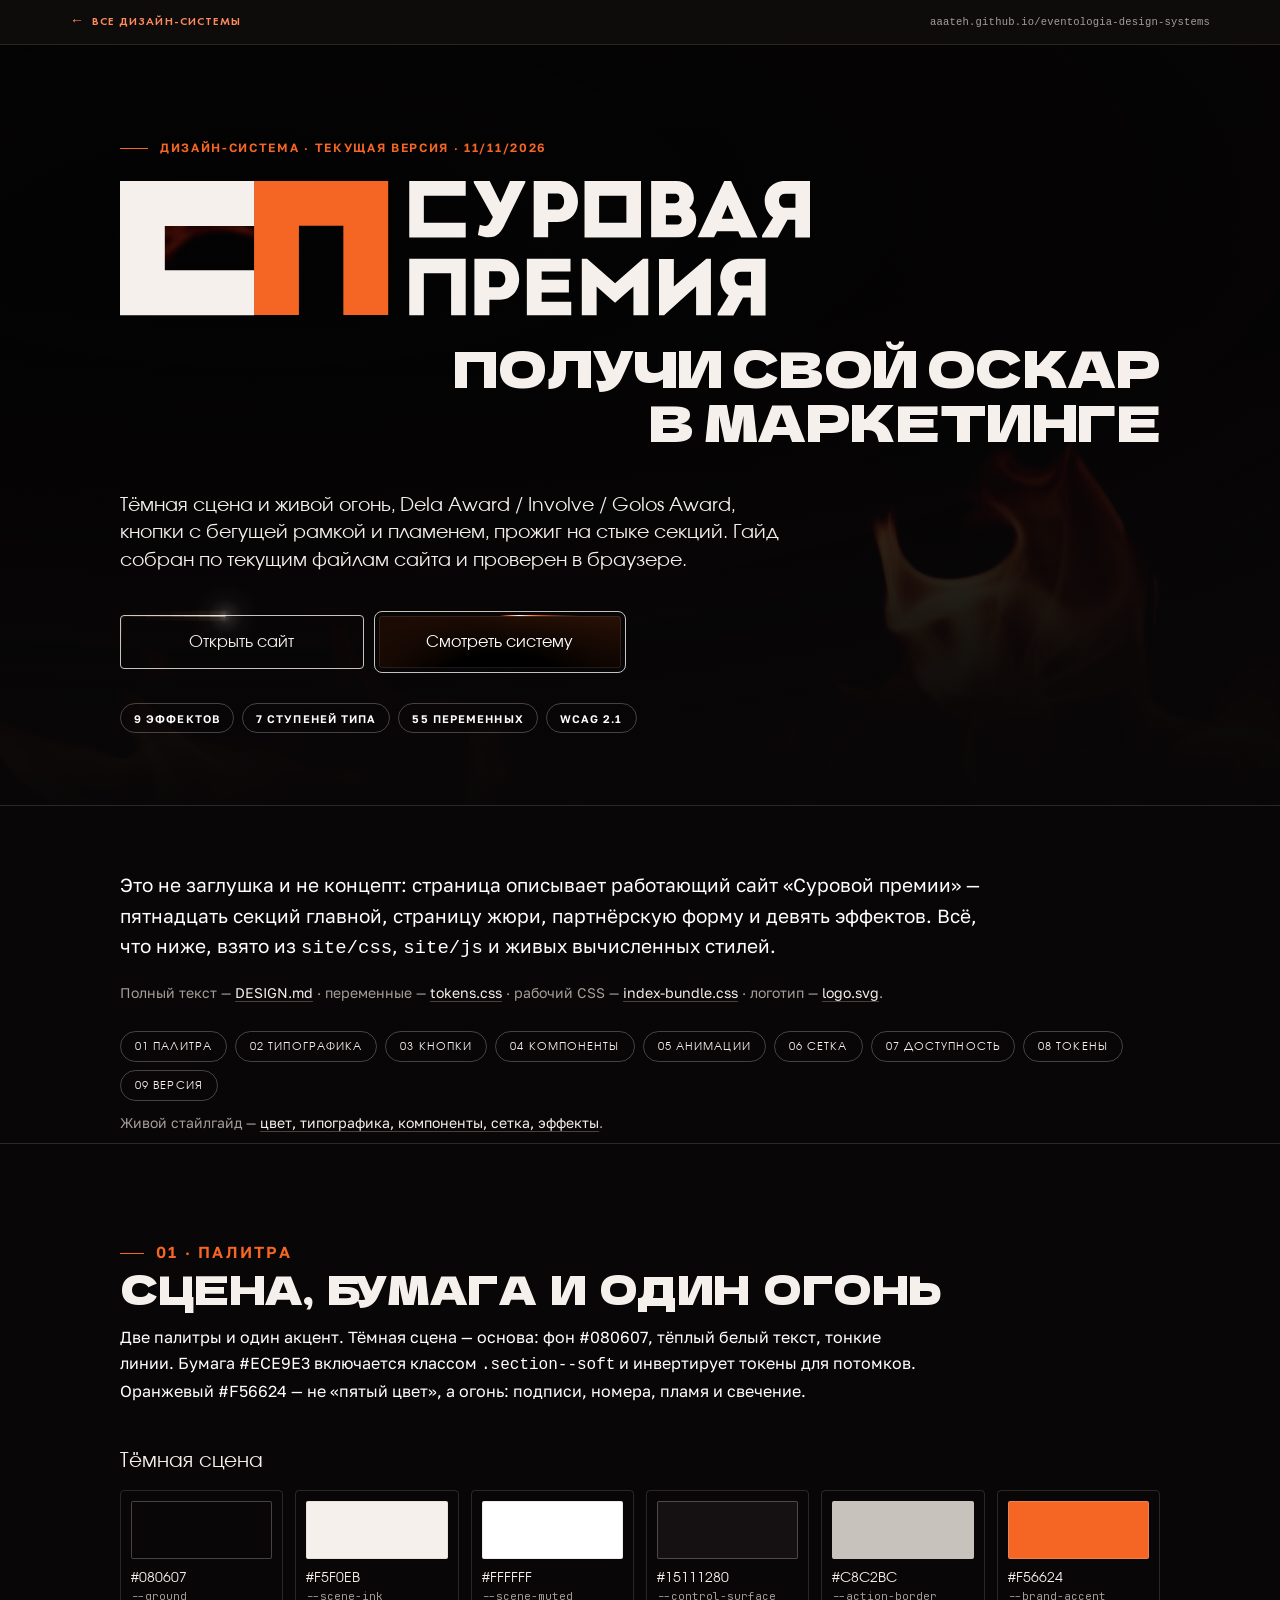
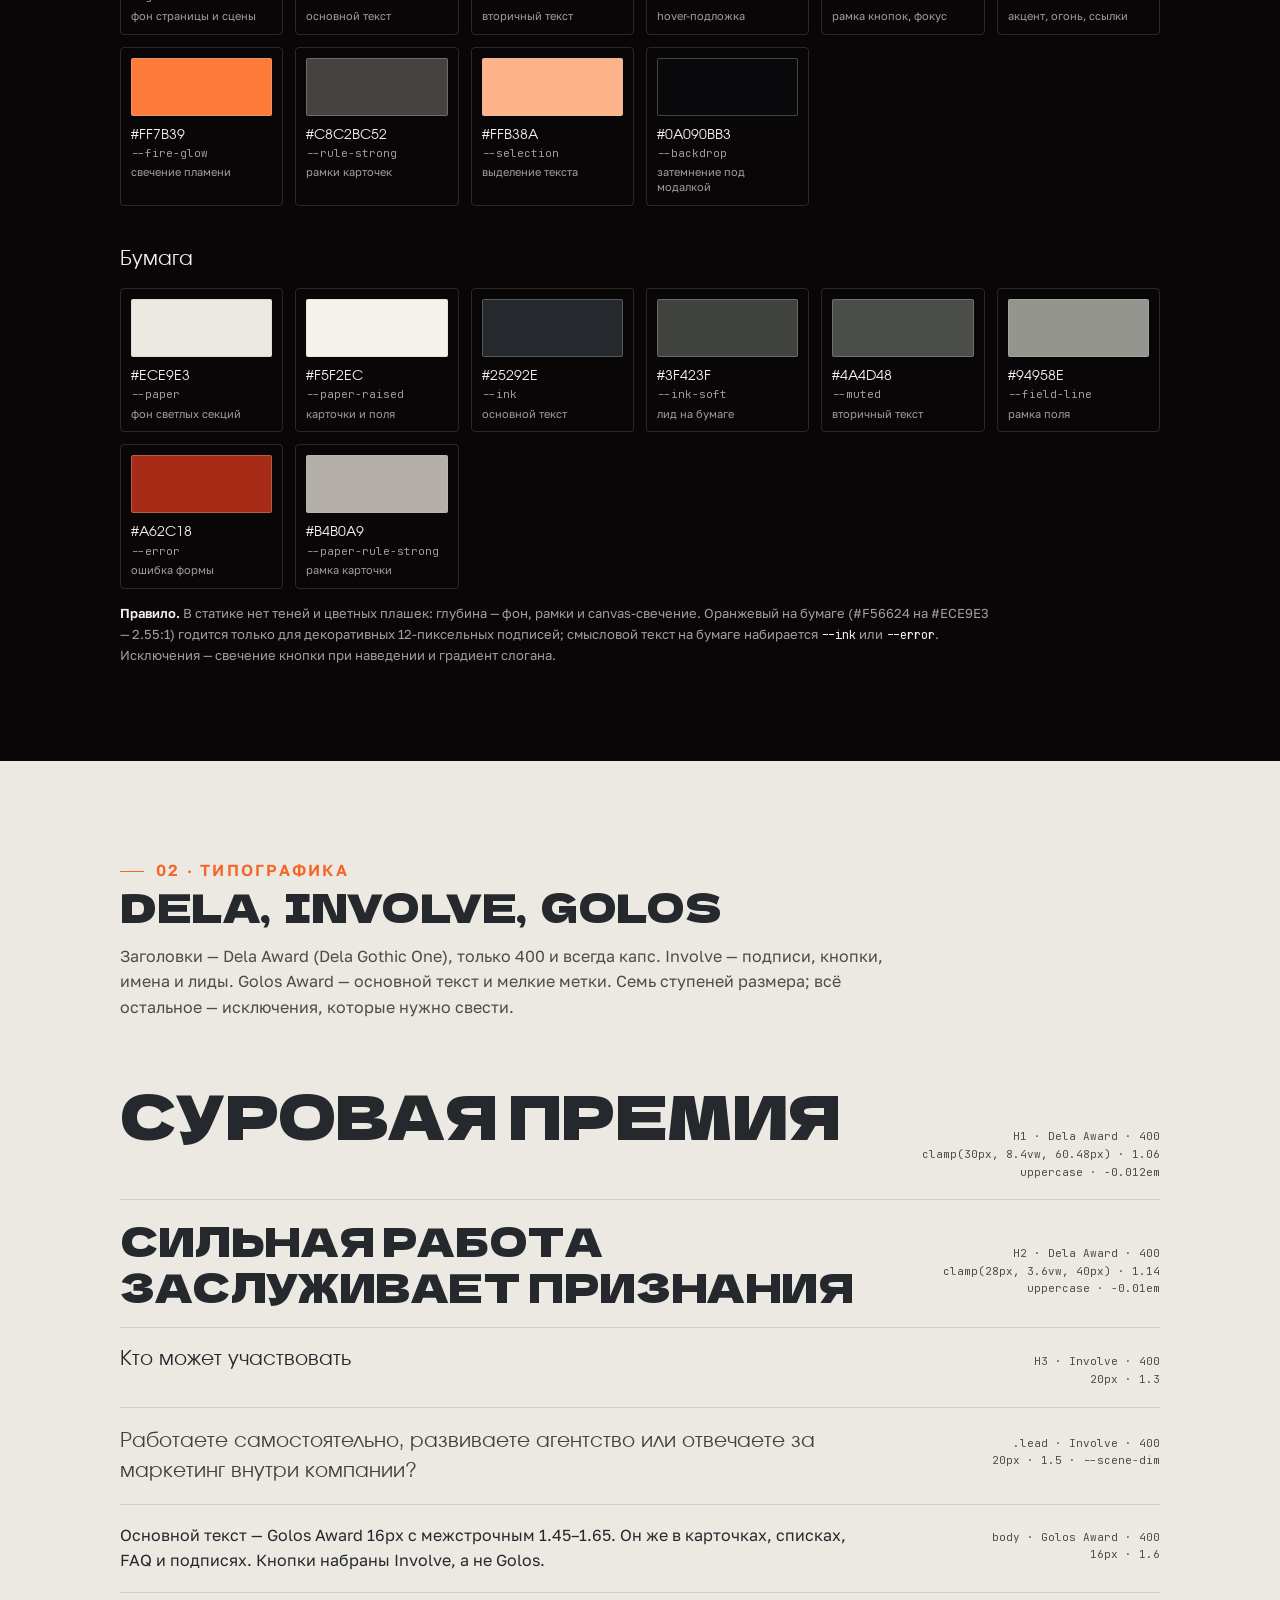
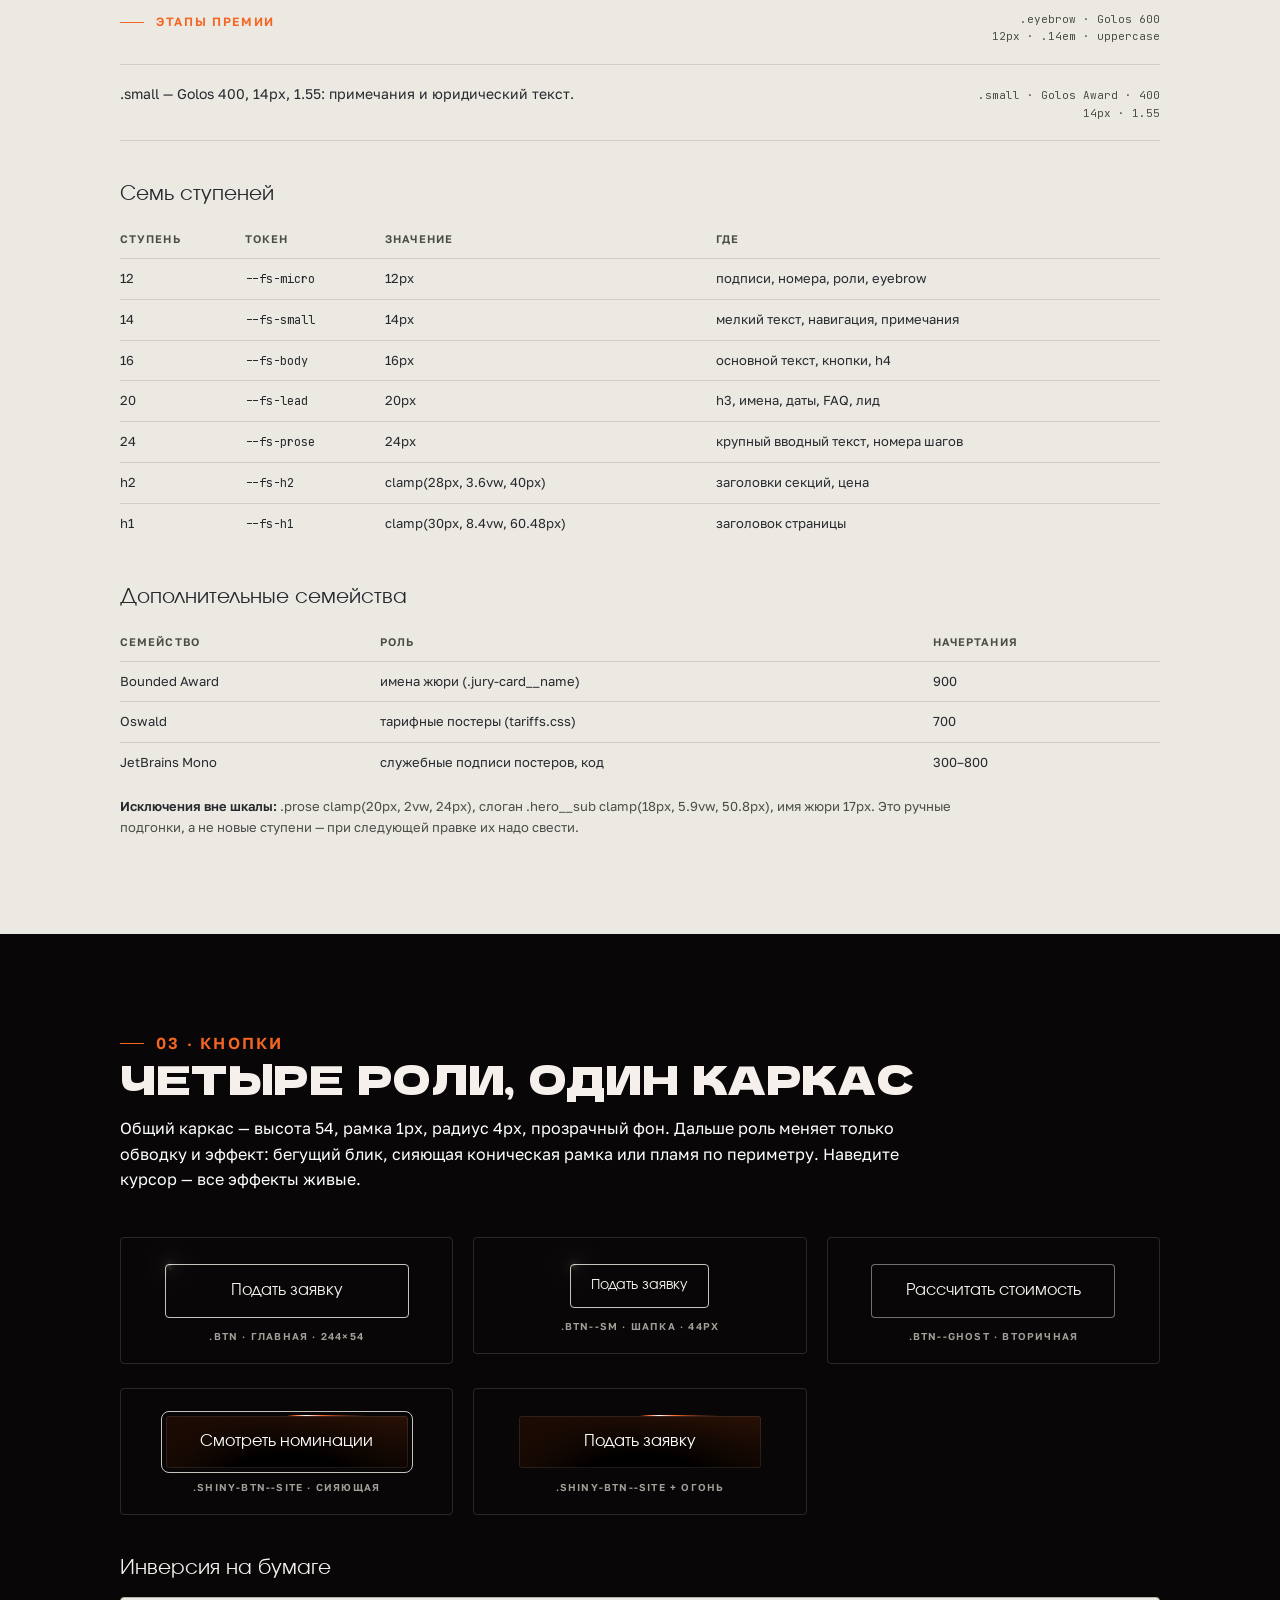
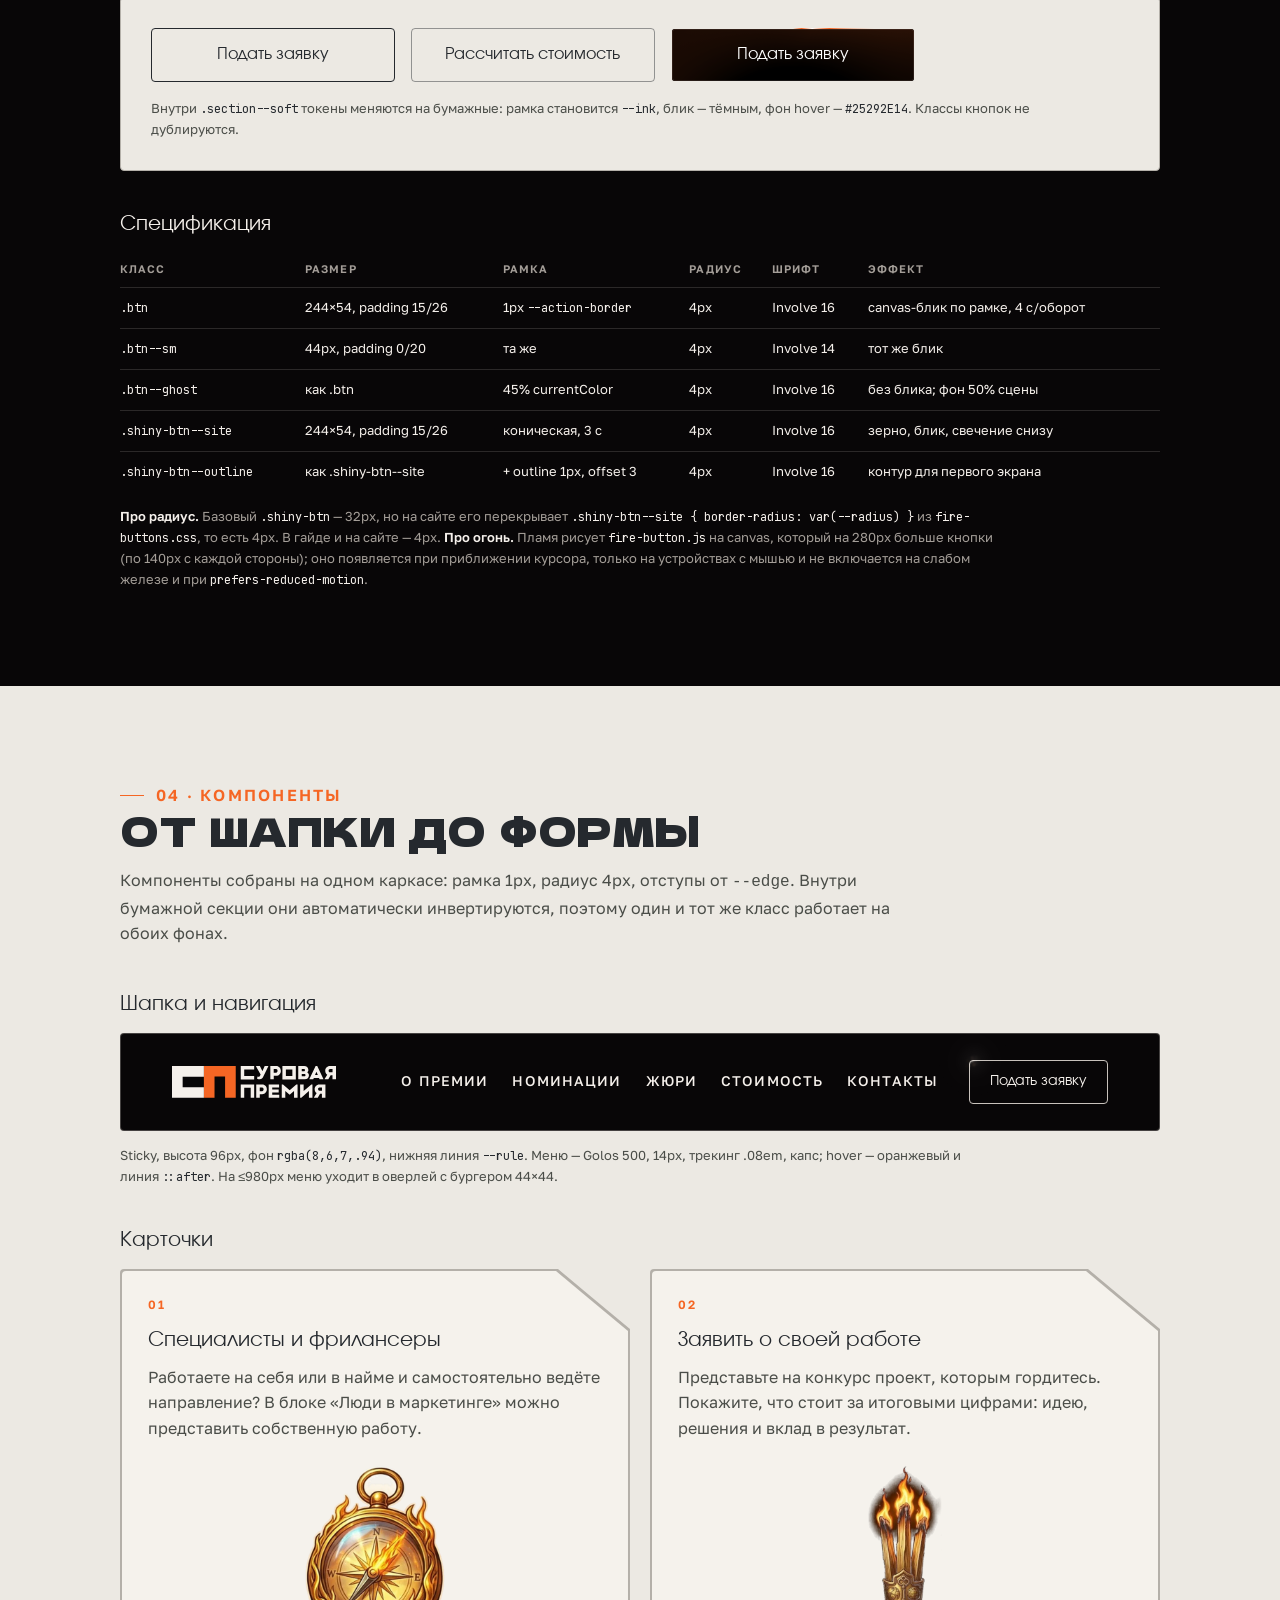
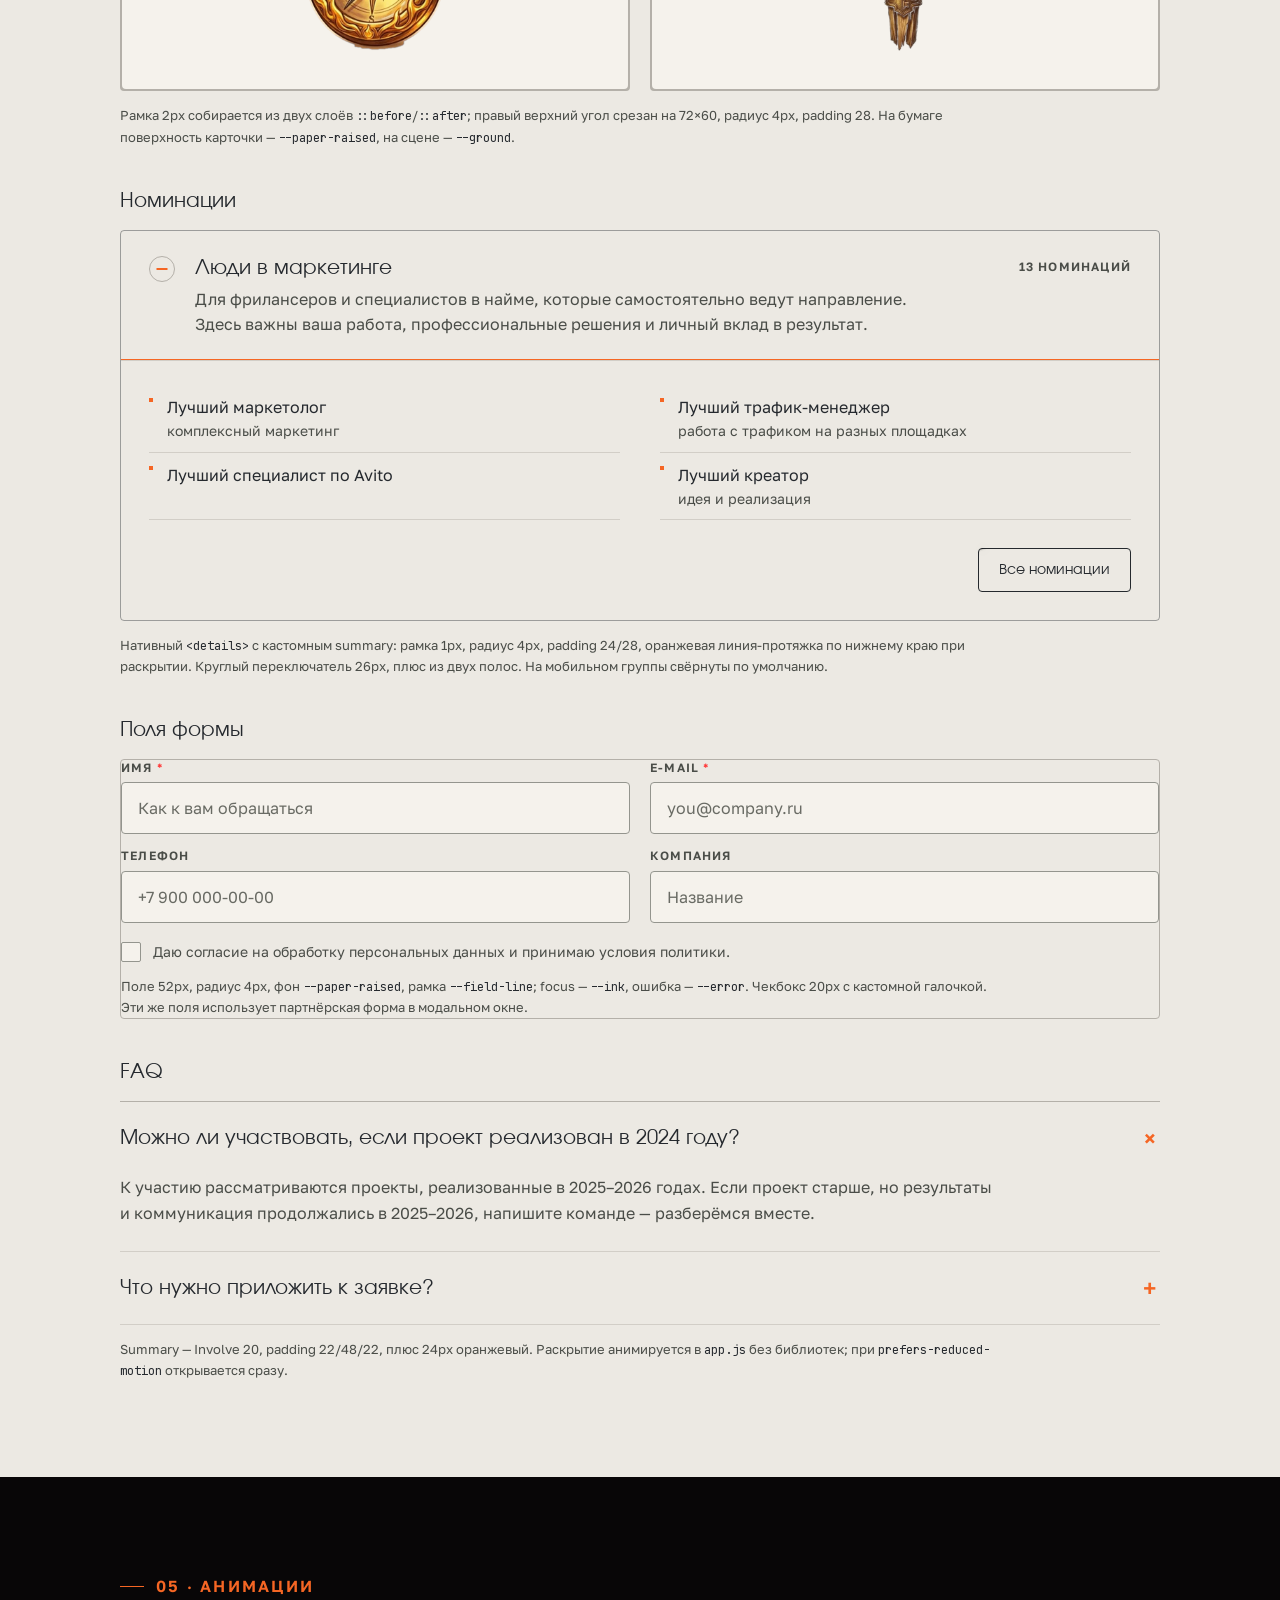
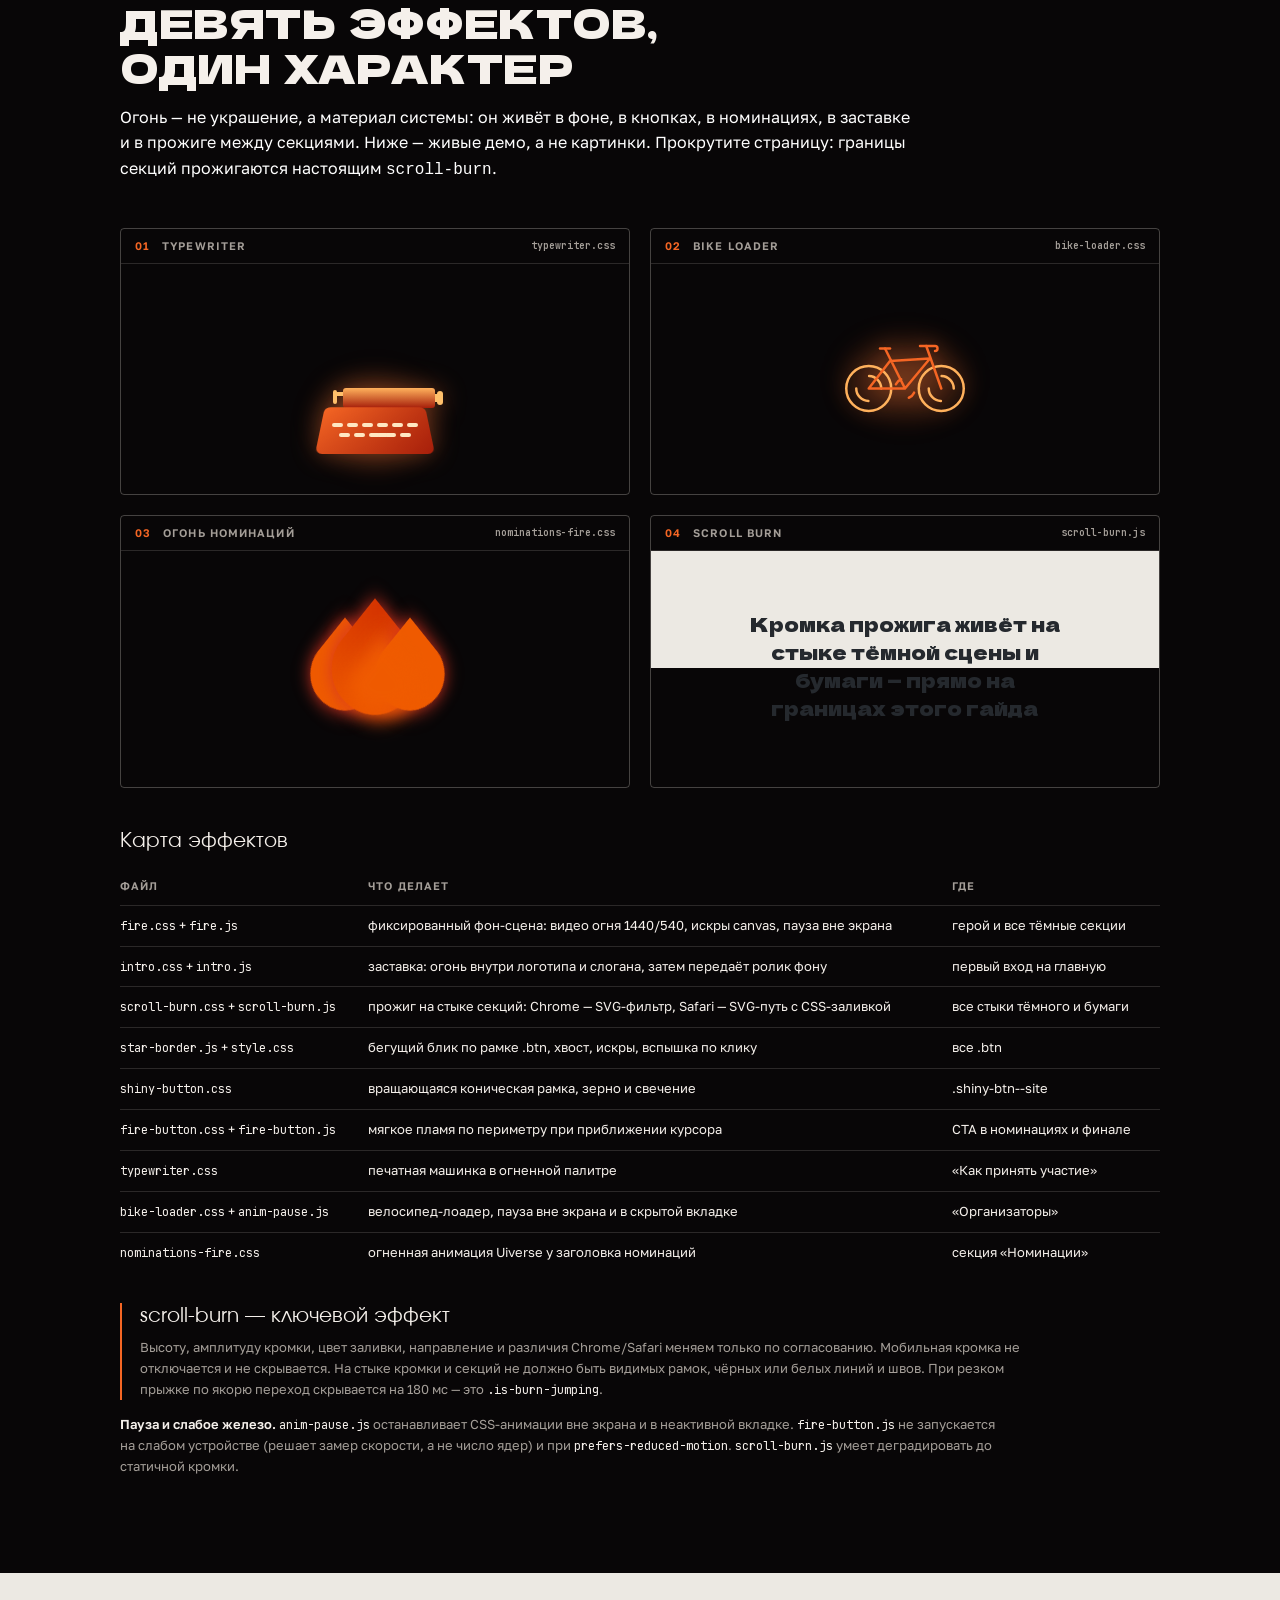
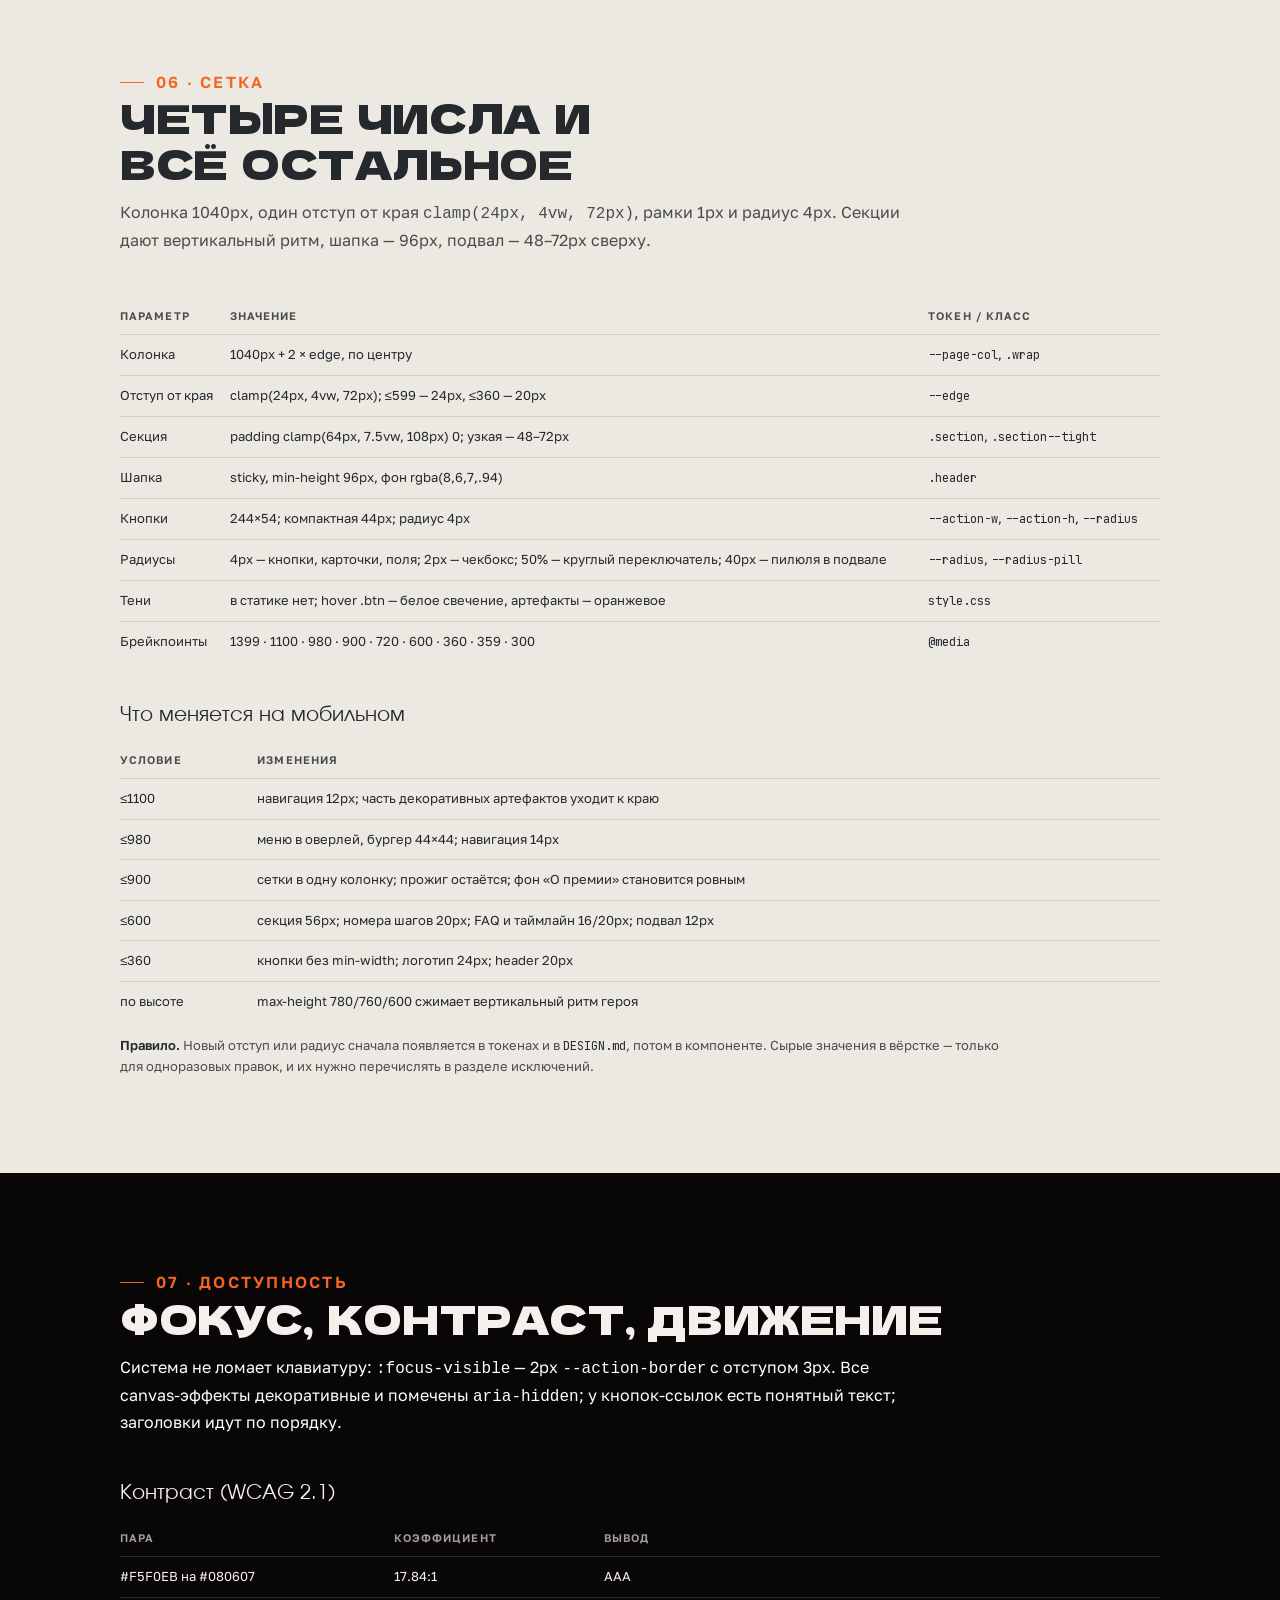
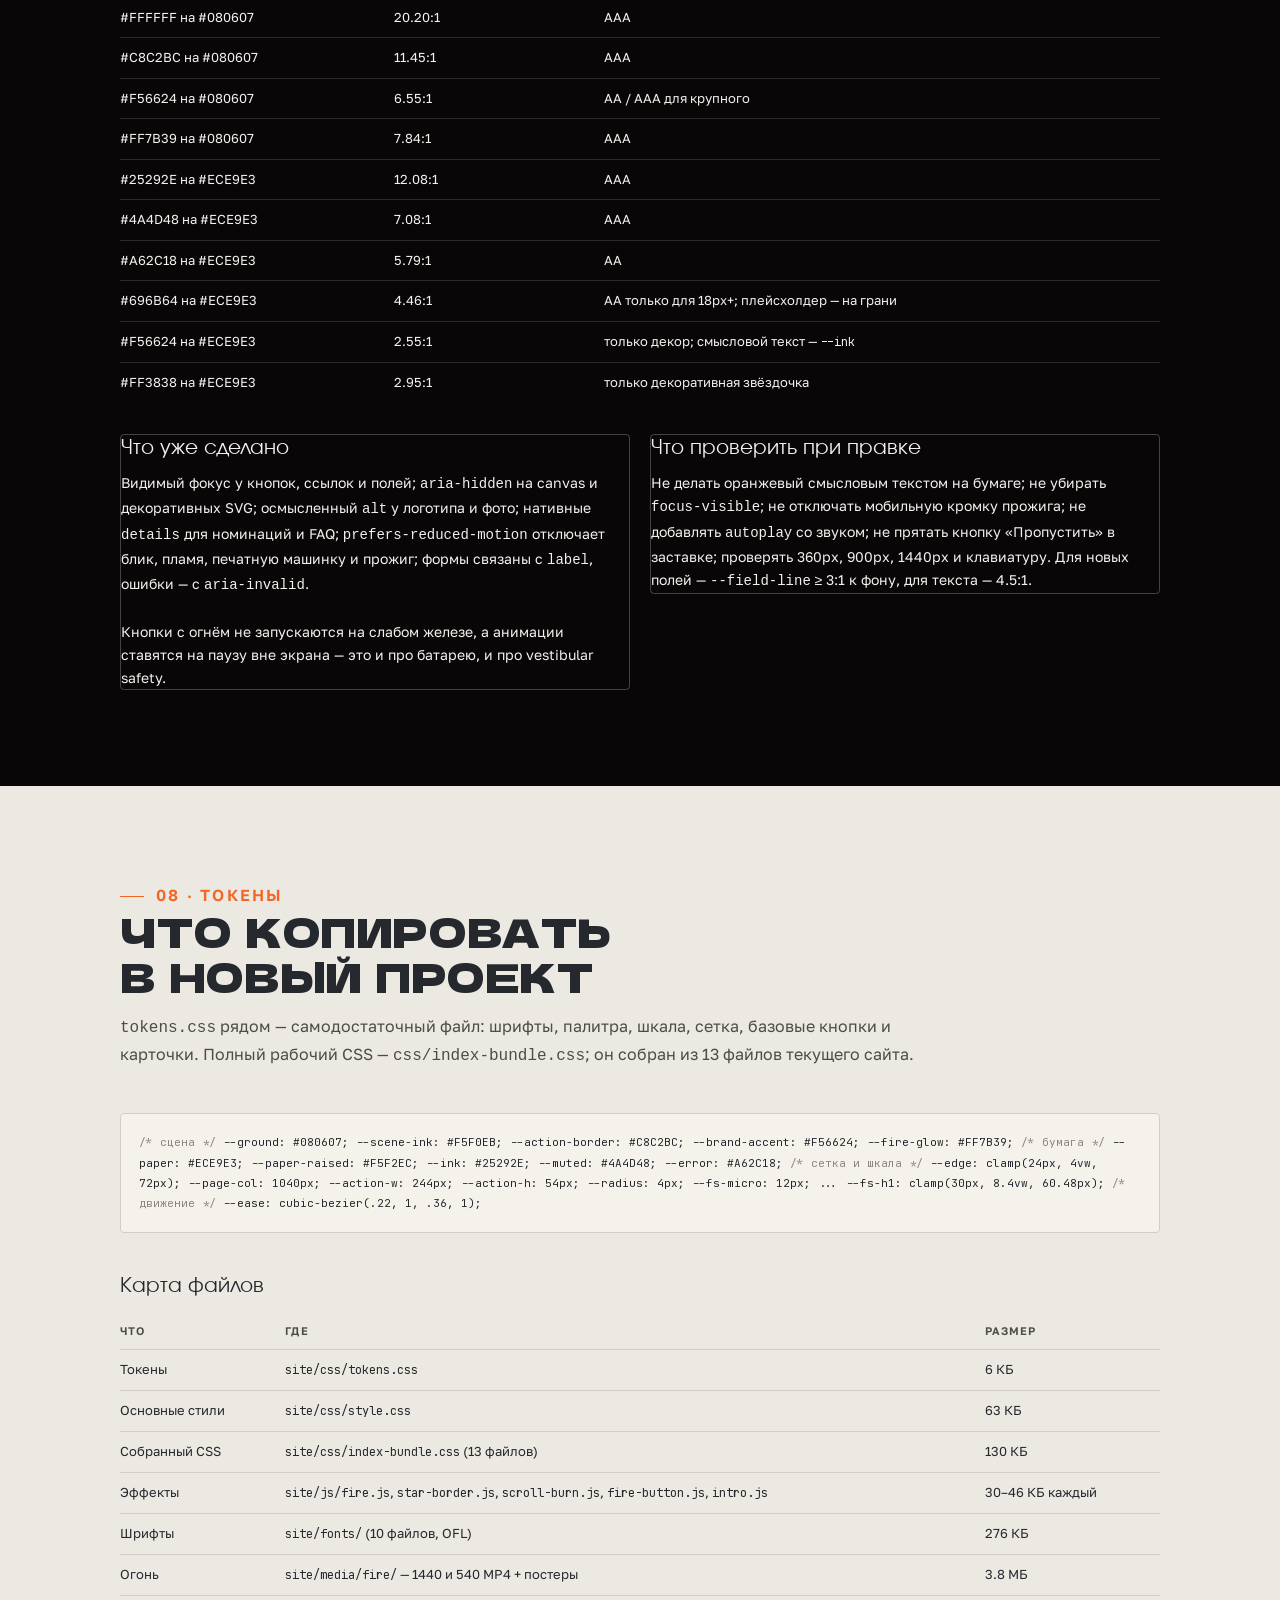
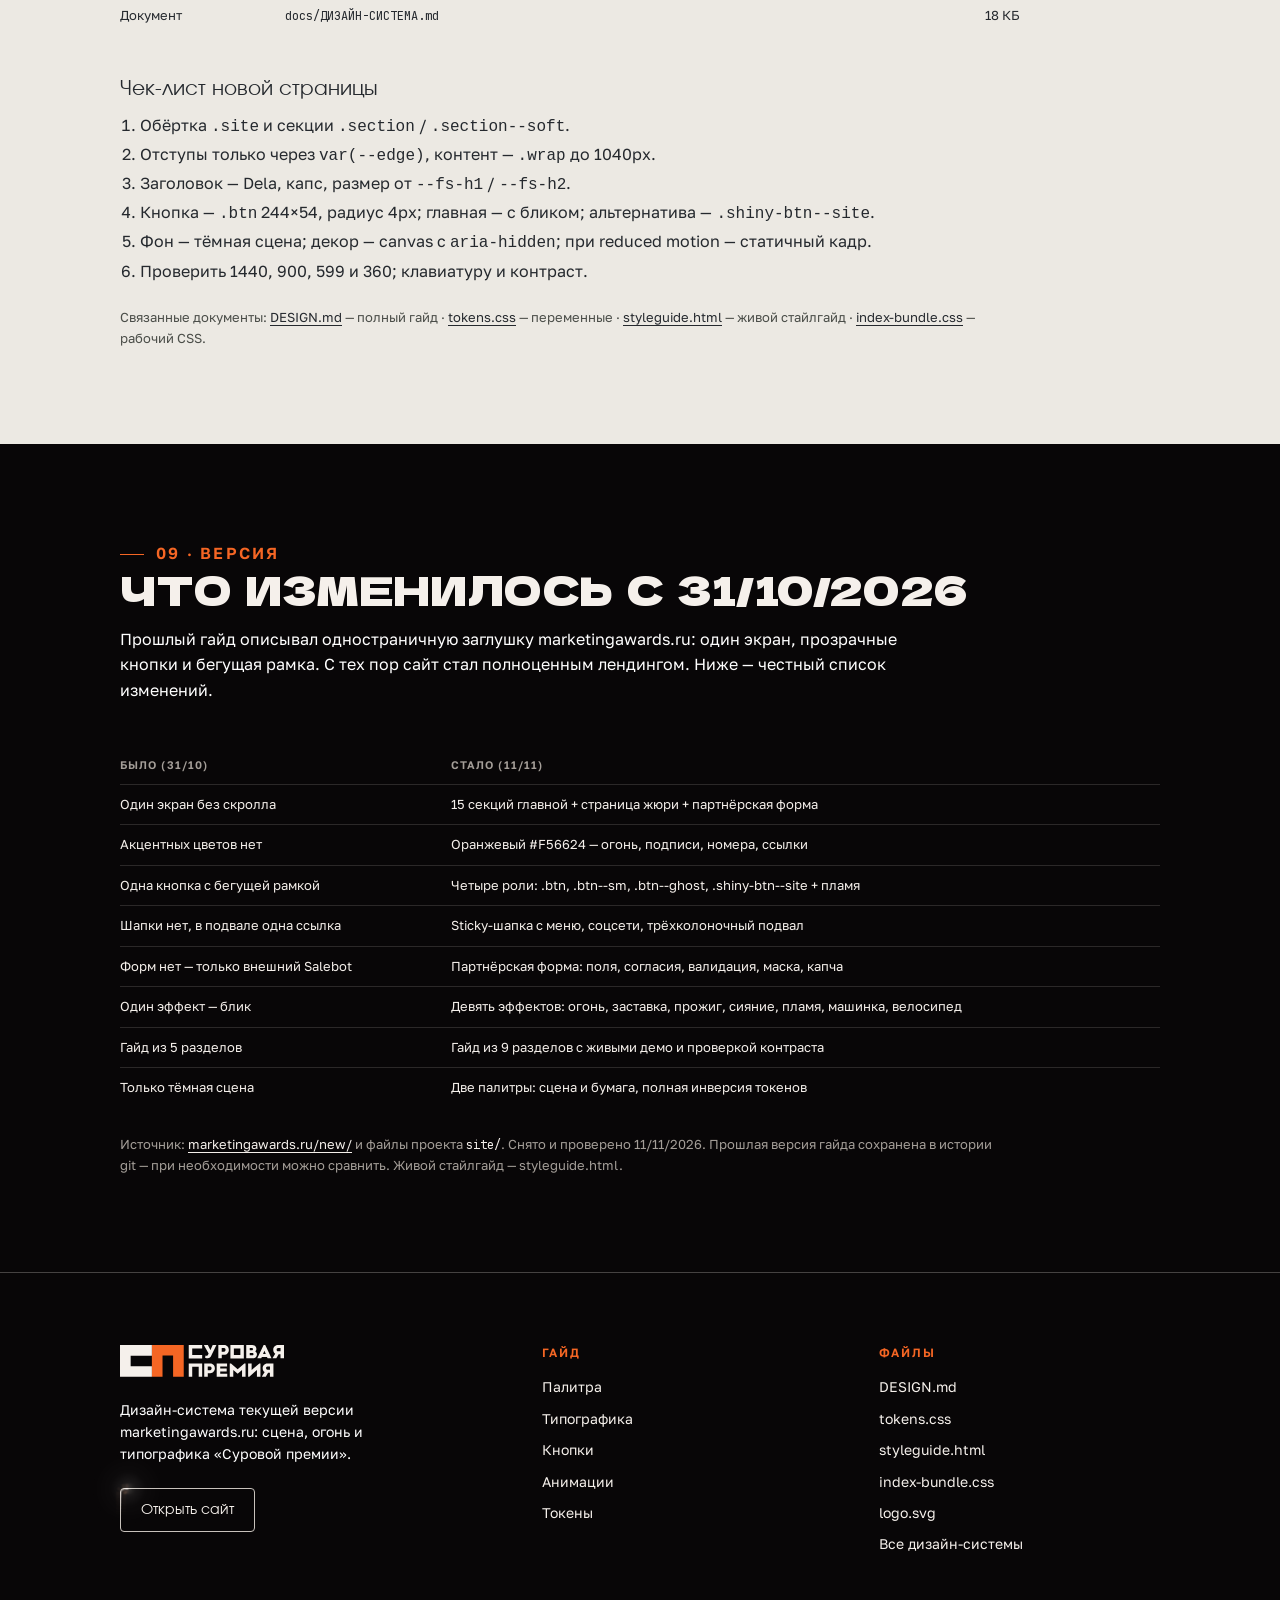
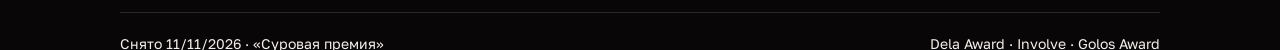
<file: docs/marketingawards-ru/index.html>
<!DOCTYPE html>
<html lang="ru-RU">
<head>
<meta charset="utf-8">
<meta name="viewport" content="width=device-width, initial-scale=1">
<title>Дизайн-система — marketingawards.ru («Суровая премия»), текущая версия</title>
<meta name="description" content="Текущая дизайн-система marketingawards.ru: тёмная сцена и огонь, Dela Award, Involve и Golos Award, кнопки с бегущей рамкой и пламенем, прожиг секций, компоненты, токены и WCAG.">
<meta name="robots" content="index, follow">
<meta name="theme-color" content="#080607">
<link rel="canonical" href="https://aaateh.github.io/eventologia-design-systems/marketingawards-ru/">
<meta property="og:type" content="website">
<meta property="og:site_name" content="Каталог дизайн-систем">
<meta property="og:title" content="Дизайн-система marketingawards.ru — текущая версия">
<meta property="og:description" content="Тёмная сцена и живой огонь, Dela Award / Involve / Golos Award, кнопки с пламенем и бегущей рамкой, прожиг секций, компоненты и токены.">
<meta property="og:url" content="https://aaateh.github.io/eventologia-design-systems/marketingawards-ru/">
<meta property="og:image" content="https://aaateh.github.io/eventologia-design-systems/marketingawards-ru/og.png">
<meta property="og:image:type" content="image/png">
<meta property="og:image:width" content="1200">
<meta property="og:image:height" content="630">
<meta property="og:locale" content="ru_RU">
<meta name="twitter:card" content="summary_large_image">
<meta name="twitter:title" content="Дизайн-система marketingawards.ru — текущая версия">
<meta name="twitter:description" content="Тёмная сцена, огонь, Dela Award, Involve и Golos Award, кнопки с пламенем, прожиг секций и токены.">
<meta name="twitter:image" content="https://aaateh.github.io/eventologia-design-systems/marketingawards-ru/og.png">
<link rel="icon" href="../assets/favicon.svg" type="image/svg+xml">
<link rel="icon" href="../assets/favicon.ico" sizes="16x16 32x32 48x48">
<link rel="icon" type="image/png" href="../assets/favicon-192.png" sizes="192x192">
<link rel="icon" type="image/png" href="../assets/favicon-96.png" sizes="96x96">
<link rel="icon" type="image/png" href="../assets/favicon-48.png" sizes="48x48">
<link rel="apple-touch-icon" href="../assets/apple-touch-icon.png">
<link rel="stylesheet" href="../assets/dsbar.css">
<link rel="stylesheet" href="css/index-bundle.css">
<link rel="stylesheet" href="guide.css">
</head>
<body>

<nav class="dsbar" aria-label="Каталог дизайн-систем">
    <div class="dsbar__in">
        <a class="dsbar__back" href="../"><span aria-hidden="true">←</span> Все дизайн-системы</a>
        <span class="dsbar__meta">aaateh.github.io/eventologia-design-systems</span>
    </div>
</nav>

<!-- ============================================================
     ПЕРВЫЙ ЭКРАН — живой огонь, логотип, слоган, кнопки
     ============================================================ -->
<header class="pv-hero" id="top">
    <video class="pv-hero__fire" autoplay muted loop playsinline preload="metadata"
           poster="media/fire/fire-desktop-poster-1440.jpg" aria-hidden="true">
        <source media="(max-width: 600px)" src="media/fire/fire-mobile-540-loop.mp4">
        <source src="media/fire/fire-desktop-1440-loop.mp4">
    </video>
    <div class="pv-hero__shade" aria-hidden="true"></div>

    <div class="pv-hero__in wrap">
        <p class="pv-kicker">Дизайн-система · текущая версия · 11/11/2026</p>

        <h1 class="pv-hero__title">
            <img src="logo.svg" alt="" width="230" height="45">
            <span class="sr-only">Дизайн-система «Суровой премии» — marketingawards.ru</span>
        </h1>

        <p class="hero__sub pv-hero__slogan" data-slogan><span data-slogan-line>Получи свой Оскар</span><br>в маркетинге</p>

        <p class="pv-hero__lead">Тёмная сцена и живой огонь, Dela Award / Involve / Golos Award, кнопки с бегущей рамкой и пламенем, прожиг на стыке секций. Гайд собран по текущим файлам сайта и проверен в браузере.</p>

        <div class="pv-hero__actions">
            <a class="btn" href="https://marketingawards.ru/new/" target="_blank" rel="noopener">Открыть сайт</a>
            <a class="shiny-btn shiny-btn--site shiny-btn--outline" href="#palette"><span>Смотреть систему</span></a>
        </div>

        <p class="pv-hero__meta">
            <span>9 эффектов</span>
            <span>7 ступеней типа</span>
            <span>55 переменных</span>
            <span>WCAG 2.1</span>
        </p>
    </div>
</header>

<div class="site">
<main>

<!-- ============================================================
     ВСТУПЛЕНИЕ
     ============================================================ -->
<section class="pv-intro wrap" aria-labelledby="intro-title">
    <h2 class="sr-only" id="intro-title">О гайде</h2>
    <p class="pv-intro__lead">Это не заглушка и не концепт: страница описывает работающий сайт «Суровой премии» — пятнадцать секций главной, страницу жюри, партнёрскую форму и девять эффектов. Всё, что ниже, взято из <code>site/css</code>, <code>site/js</code> и живых вычисленных стилей.</p>
    <p class="pv-intro__links">Полный текст — <a href="DESIGN.md">DESIGN.md</a> · переменные — <a href="tokens.css">tokens.css</a> · рабочий CSS — <a href="css/index-bundle.css">index-bundle.css</a> · логотип — <a href="logo.svg">logo.svg</a>.</p>
    <nav class="pv-toc" aria-label="Разделы гайда">
        <a href="#palette">01 Палитра</a>
        <a href="#typography">02 Типографика</a>
        <a href="#buttons">03 Кнопки</a>
        <a href="#components">04 Компоненты</a>
        <a href="#motion">05 Анимации</a>
        <a href="#grid">06 Сетка</a>
        <a href="#a11y">07 Доступность</a>
        <a href="#tokens">08 Токены</a>
        <a href="#version">09 Версия</a>
    </nav>
    <p class="pv-intro__links" style="margin-top:10px">Живой стайлгайд — <a href="styleguide.html">цвет, типографика, компоненты, сетка, эффекты</a>.</p>
</section>

<!-- ============================================================
     01. ПАЛИТРА
     ============================================================ -->
<section class="section burn-host" id="palette" aria-labelledby="palette-title">
    <div class="wrap">
        <div class="pv-section-head">
            <p class="eyebrow">01 · Палитра</p>
            <h2 id="palette-title">Сцена, бумага и один огонь</h2>
            <p>Две палитры и один акцент. Тёмная сцена — основа: фон #080607, тёплый белый текст, тонкие линии. Бумага #ECE9E3 включается классом <code>.section--soft</code> и инвертирует токены для потомков. Оранжевый #F56624 — не «пятый цвет», а огонь: подписи, номера, пламя и свечение.</p>
        </div>

        <h3>Тёмная сцена</h3>
        <div class="pv-swatches" style="margin-top:16px">
            <div class="pv-swatch"><span class="pv-chip" style="background:#080607"></span><b>#080607</b><code>--ground</code><em>фон страницы и сцены</em></div>
            <div class="pv-swatch"><span class="pv-chip" style="background:#F5F0EB"></span><b>#F5F0EB</b><code>--scene-ink</code><em>основной текст</em></div>
            <div class="pv-swatch"><span class="pv-chip" style="background:#FFFFFF"></span><b>#FFFFFF</b><code>--scene-muted</code><em>вторичный текст</em></div>
            <div class="pv-swatch"><span class="pv-chip" style="background:#151112"></span><b>#15111280</b><code>--control-surface</code><em>hover-подложка</em></div>
            <div class="pv-swatch"><span class="pv-chip" style="background:#C8C2BC"></span><b>#C8C2BC</b><code>--action-border</code><em>рамка кнопок, фокус</em></div>
            <div class="pv-swatch"><span class="pv-chip" style="background:#F56624"></span><b>#F56624</b><code>--brand-accent</code><em>акцент, огонь, ссылки</em></div>
            <div class="pv-swatch"><span class="pv-chip" style="background:#FF7B39"></span><b>#FF7B39</b><code>--fire-glow</code><em>свечение пламени</em></div>
            <div class="pv-swatch"><span class="pv-chip" style="background:#C8C2BC52"></span><b>#C8C2BC52</b><code>--rule-strong</code><em>рамки карточек</em></div>
            <div class="pv-swatch"><span class="pv-chip" style="background:#FFB38A"></span><b>#FFB38A</b><code>--selection</code><em>выделение текста</em></div>
            <div class="pv-swatch"><span class="pv-chip" style="background:#0A090B"></span><b>#0A090BB3</b><code>--backdrop</code><em>затемнение под модалкой</em></div>
        </div>

        <h3 style="margin-top:40px">Бумага</h3>
        <div class="pv-swatches" style="margin-top:16px">
            <div class="pv-swatch"><span class="pv-chip" style="background:#ECE9E3"></span><b>#ECE9E3</b><code>--paper</code><em>фон светлых секций</em></div>
            <div class="pv-swatch"><span class="pv-chip" style="background:#F5F2EC"></span><b>#F5F2EC</b><code>--paper-raised</code><em>карточки и поля</em></div>
            <div class="pv-swatch"><span class="pv-chip" style="background:#25292E"></span><b>#25292E</b><code>--ink</code><em>основной текст</em></div>
            <div class="pv-swatch"><span class="pv-chip" style="background:#3F423F"></span><b>#3F423F</b><code>--ink-soft</code><em>лид на бумаге</em></div>
            <div class="pv-swatch"><span class="pv-chip" style="background:#4A4D48"></span><b>#4A4D48</b><code>--muted</code><em>вторичный текст</em></div>
            <div class="pv-swatch"><span class="pv-chip" style="background:#94958E"></span><b>#94958E</b><code>--field-line</code><em>рамка поля</em></div>
            <div class="pv-swatch"><span class="pv-chip" style="background:#A62C18"></span><b>#A62C18</b><code>--error</code><em>ошибка формы</em></div>
            <div class="pv-swatch"><span class="pv-chip" style="background:#B4B0A9"></span><b>#B4B0A9</b><code>--paper-rule-strong</code><em>рамка карточки</em></div>
        </div>

        <p class="pv-note"><b>Правило.</b> В статике нет теней и цветных плашек: глубина — фон, рамки и canvas-свечение. Оранжевый на бумаге (#F56624 на #ECE9E3 — 2.55:1) годится только для декоративных 12-пиксельных подписей; смысловой текст на бумаге набирается <code>--ink</code> или <code>--error</code>. Исключения — свечение кнопки при наведении и градиент слогана.</p>
    </div>
    <div class="burn burn--viewport" data-burn data-color="#ECE9E3" aria-hidden="true"></div>
</section>

<!-- ============================================================
     02. ТИПОГРАФИКА
     ============================================================ -->
<section class="section section--soft burn-next burn-host" id="typography" aria-labelledby="typography-title">
    <div class="wrap">
        <div class="pv-section-head">
            <p class="eyebrow">02 · Типографика</p>
            <h2 id="typography-title">Dela, Involve, Golos</h2>
            <p>Заголовки — Dela Award (Dela Gothic One), только 400 и всегда капс. Involve — подписи, кнопки, имена и лиды. Golos Award — основной текст и мелкие метки. Семь ступеней размера; всё остальное — исключения, которые нужно свести.</p>
        </div>

        <div class="pv-type-row">
            <p class="pv-h1-demo">Суровая премия</p>
            <div class="pv-type-meta">H1 · Dela Award · 400<br>clamp(30px, 8.4vw, 60.48px) · 1.06<br>uppercase · −0.012em</div>
        </div>
        <div class="pv-type-row">
            <p class="pv-h2-demo">Сильная работа заслуживает признания</p>
            <div class="pv-type-meta">H2 · Dela Award · 400<br>clamp(28px, 3.6vw, 40px) · 1.14<br>uppercase · −0.01em</div>
        </div>
        <div class="pv-type-row">
            <p class="pv-h3-demo">Кто может участвовать</p>
            <div class="pv-type-meta">H3 · Involve · 400<br>20px · 1.3</div>
        </div>
        <div class="pv-type-row">
            <p class="lead" style="margin:0">Работаете самостоятельно, развиваете агентство или отвечаете за маркетинг внутри компании?</p>
            <div class="pv-type-meta">.lead · Involve · 400<br>20px · 1.5 · --scene-dim</div>
        </div>
        <div class="pv-type-row">
            <p style="margin:0">Основной текст — Golos Award 16px с межстрочным 1.45–1.65. Он же в карточках, списках, FAQ и подписях. Кнопки набраны Involve, а не Golos.</p>
            <div class="pv-type-meta">body · Golos Award · 400<br>16px · 1.6</div>
        </div>
        <div class="pv-type-row">
            <p class="eyebrow" style="margin:0">Этапы премии</p>
            <div class="pv-type-meta">.eyebrow · Golos 600<br>12px · .14em · uppercase</div>
        </div>
        <div class="pv-type-row">
            <p class="small" style="margin:0">.small — Golos 400, 14px, 1.55: примечания и юридический текст.</p>
            <div class="pv-type-meta">.small · Golos Award · 400<br>14px · 1.55</div>
        </div>

        <h3 style="margin-top:40px">Семь ступеней</h3>
        <div style="overflow-x:auto;margin-top:14px">
            <table class="pv-table">
                <thead><tr><th>Ступень</th><th>Токен</th><th>Значение</th><th>Где</th></tr></thead>
                <tbody>
                    <tr><td>12</td><td><code>--fs-micro</code></td><td>12px</td><td>подписи, номера, роли, eyebrow</td></tr>
                    <tr><td>14</td><td><code>--fs-small</code></td><td>14px</td><td>мелкий текст, навигация, примечания</td></tr>
                    <tr><td>16</td><td><code>--fs-body</code></td><td>16px</td><td>основной текст, кнопки, h4</td></tr>
                    <tr><td>20</td><td><code>--fs-lead</code></td><td>20px</td><td>h3, имена, даты, FAQ, лид</td></tr>
                    <tr><td>24</td><td><code>--fs-prose</code></td><td>24px</td><td>крупный вводный текст, номера шагов</td></tr>
                    <tr><td>h2</td><td><code>--fs-h2</code></td><td>clamp(28px, 3.6vw, 40px)</td><td>заголовки секций, цена</td></tr>
                    <tr><td>h1</td><td><code>--fs-h1</code></td><td>clamp(30px, 8.4vw, 60.48px)</td><td>заголовок страницы</td></tr>
                </tbody>
            </table>
        </div>

        <h3 style="margin-top:40px">Дополнительные семейства</h3>
        <div style="overflow-x:auto;margin-top:14px">
            <table class="pv-table">
                <thead><tr><th>Семейство</th><th>Роль</th><th>Начертания</th></tr></thead>
                <tbody>
                    <tr><td>Bounded Award</td><td>имена жюри (.jury-card__name)</td><td>900</td></tr>
                    <tr><td>Oswald</td><td>тарифные постеры (tariffs.css)</td><td>700</td></tr>
                    <tr><td>JetBrains Mono</td><td>служебные подписи постеров, код</td><td>300–800</td></tr>
                </tbody>
            </table>
        </div>
        <p class="pv-note"><b>Исключения вне шкалы:</b> .prose clamp(20px, 2vw, 24px), слоган .hero__sub clamp(18px, 5.9vw, 50.8px), имя жюри 17px. Это ручные подгонки, а не новые ступени — при следующей правке их надо свести.</p>
    </div>
    <div class="burn burn--viewport" data-burn data-color="#080607" aria-hidden="true"></div>
</section>

<!-- ============================================================
     03. КНОПКИ
     ============================================================ -->
<section class="section burn-next burn-host" id="buttons" aria-labelledby="buttons-title">
    <div class="wrap">
        <div class="pv-section-head">
            <p class="eyebrow">03 · Кнопки</p>
            <h2 id="buttons-title">Четыре роли, один каркас</h2>
            <p>Общий каркас — высота 54, рамка 1px, радиус 4px, прозрачный фон. Дальше роль меняет только обводку и эффект: бегущий блик, сияющая коническая рамка или пламя по периметру. Наведите курсор — все эффекты живые.</p>
        </div>

        <div class="pv-btns">
            <div class="pv-btn-cell">
                <a class="btn" href="#buttons">Подать заявку</a>
                <span class="pv-state">.btn · главная · 244×54</span>
            </div>
            <div class="pv-btn-cell">
                <a class="btn btn--sm" href="#buttons">Подать заявку</a>
                <span class="pv-state">.btn--sm · шапка · 44px</span>
            </div>
            <div class="pv-btn-cell">
                <a class="btn btn--ghost" href="#buttons">Рассчитать стоимость</a>
                <span class="pv-state">.btn--ghost · вторичная</span>
            </div>
            <div class="pv-btn-cell">
                <a class="shiny-btn shiny-btn--site shiny-btn--outline" href="#buttons"><span>Смотреть номинации</span></a>
                <span class="pv-state">.shiny-btn--site · сияющая</span>
            </div>
            <div class="pv-btn-cell">
                <span class="fb-anchor" data-fire-button>
                    <canvas class="fb-canvas" aria-hidden="true"></canvas>
                    <a class="shiny-btn shiny-btn--site" href="#buttons"><span>Подать заявку</span></a>
                </span>
                <span class="pv-state">.shiny-btn--site + огонь</span>
            </div>
        </div>

        <h3 style="margin-top:40px">Инверсия на бумаге</h3>
        <div class="pv-surface pv-surface--paper section--soft" style="margin-top:16px">
            <div class="pv-row">
                <a class="btn" href="#buttons">Подать заявку</a>
                <a class="btn btn--ghost" href="#buttons">Рассчитать стоимость</a>
                <a class="shiny-btn shiny-btn--site" href="#buttons"><span>Подать заявку</span></a>
            </div>
            <p class="pv-note" style="margin-top:16px">Внутри <code>.section--soft</code> токены меняются на бумажные: рамка становится <code>--ink</code>, блик — тёмным, фон hover — <code>#25292E14</code>. Классы кнопок не дублируются.</p>
        </div>

        <h3 style="margin-top:40px">Спецификация</h3>
        <div style="overflow-x:auto;margin-top:14px">
            <table class="pv-table">
                <thead><tr><th>Класс</th><th>Размер</th><th>Рамка</th><th>Радиус</th><th>Шрифт</th><th>Эффект</th></tr></thead>
                <tbody>
                    <tr><td><code>.btn</code></td><td>244×54, padding 15/26</td><td>1px <code>--action-border</code></td><td>4px</td><td>Involve 16</td><td>canvas-блик по рамке, 4 с/оборот</td></tr>
                    <tr><td><code>.btn--sm</code></td><td>44px, padding 0/20</td><td>та же</td><td>4px</td><td>Involve 14</td><td>тот же блик</td></tr>
                    <tr><td><code>.btn--ghost</code></td><td>как .btn</td><td>45% currentColor</td><td>4px</td><td>Involve 16</td><td>без блика; фон 50% сцены</td></tr>
                    <tr><td><code>.shiny-btn--site</code></td><td>244×54, padding 15/26</td><td>коническая, 3 с</td><td>4px</td><td>Involve 16</td><td>зерно, блик, свечение снизу</td></tr>
                    <tr><td><code>.shiny-btn--outline</code></td><td>как .shiny-btn--site</td><td>+ outline 1px, offset 3</td><td>4px</td><td>Involve 16</td><td>контур для первого экрана</td></tr>
                </tbody>
            </table>
        </div>
        <p class="pv-note"><b>Про радиус.</b> Базовый <code>.shiny-btn</code> — 32px, но на сайте его перекрывает <code>.shiny-btn--site { border-radius: var(--radius) }</code> из <code>fire-buttons.css</code>, то есть 4px. В гайде и на сайте — 4px. <b>Про огонь.</b> Пламя рисует <code>fire-button.js</code> на canvas, который на 280px больше кнопки (по 140px с каждой стороны); оно появляется при приближении курсора, только на устройствах с мышью и не включается на слабом железе и при <code>prefers-reduced-motion</code>.</p>
    </div>
    <div class="burn burn--viewport" data-burn data-color="#ECE9E3" aria-hidden="true"></div>
</section>

<!-- ============================================================
     04. КОМПОНЕНТЫ
     ============================================================ -->
<section class="section section--soft burn-next burn-host" id="components" aria-labelledby="components-title">
    <div class="wrap">
        <div class="pv-section-head">
            <p class="eyebrow">04 · Компоненты</p>
            <h2 id="components-title">От шапки до формы</h2>
            <p>Компоненты собраны на одном каркасе: рамка 1px, радиус 4px, отступы от <code>--edge</code>. Внутри бумажной секции они автоматически инвертируются, поэтому один и тот же класс работает на обоих фонах.</p>
        </div>

        <h3>Шапка и навигация</h3>
        <div class="pv-frame pv-frame--header" style="margin-top:16px">
            <div class="header">
                <div class="wrap header__inner">
                    <a class="logo" href="#components" aria-label="Суровая премия — на главную">
                        <img class="logo__img" src="logo.svg" alt="Суровая премия" width="230" height="45">
                    </a>
                    <nav class="nav" aria-label="Навигация сайта (демо)">
                        <ul class="nav__list">
                            <li><a href="#components">О премии</a></li>
                            <li><a href="#components">Номинации</a></li>
                            <li><a href="#components">Жюри</a></li>
                            <li><a href="#components">Стоимость</a></li>
                            <li><a href="#components">Контакты</a></li>
                        </ul>
                    </nav>
                    <a class="btn btn--sm header__cta" href="#buttons">Подать заявку</a>
                </div>
            </div>
        </div>
        <p class="pv-note">Sticky, высота 96px, фон <code>rgba(8,6,7,.94)</code>, нижняя линия <code>--rule</code>. Меню — Golos 500, 14px, трекинг .08em, капс; hover — оранжевый и линия <code>::after</code>. На ≤980px меню уходит в оверлей с бургером 44×44.</p>

        <h3 style="margin-top:40px">Карточки</h3>
        <div class="grid grid--2" style="margin-top:16px">
            <article class="card">
                <span class="card__num">01</span>
                <h3>Специалисты и фрилансеры</h3>
                <p class="muted">Работаете на себя или в найме и самостоятельно ведёте направление? В блоке «Люди в маркетинге» можно представить собственную работу.</p>
                <img class="pv-card-figure" src="img/3-compass.webp" alt="" width="600" height="600" loading="lazy" decoding="async">
            </article>
            <article class="card">
                <span class="card__num">02</span>
                <h3>Заявить о своей работе</h3>
                <p class="muted">Представьте на конкурс проект, которым гордитесь. Покажите, что стоит за итоговыми цифрами: идею, решения и вклад в результат.</p>
                <img class="pv-card-figure" src="img/3-luchina-bundle.webp" alt="" width="600" height="600" loading="lazy" decoding="async">
            </article>
        </div>
        <p class="pv-note">Рамка 2px собирается из двух слоёв <code>::before</code>/<code>::after</code>; правый верхний угол срезан на 72×60, радиус 4px, padding 28. На бумаге поверхность карточки — <code>--paper-raised</code>, на сцене — <code>--ground</code>.</p>

        <h3 style="margin-top:40px">Номинации</h3>
        <details class="nom-group" open style="margin-top:16px">
            <summary class="nom-group__summary">
                <span class="nom-group__toggle" aria-hidden="true"></span>
                <span class="nom-group__title">
                    <span class="nom-group__heading" role="heading" aria-level="3">Люди в маркетинге</span>
                    <span class="nom-group__desc">Для фрилансеров и специалистов в найме, которые самостоятельно ведут направление. Здесь важны ваша работа, профессиональные решения и личный вклад в результат.</span>
                </span>
                <span class="nom-group__count">13 номинаций</span>
            </summary>
            <div class="nom-group__body">
                <ul class="nom-list">
                    <li>Лучший маркетолог <span class="nom-note">комплексный маркетинг</span></li>
                    <li>Лучший трафик-менеджер <span class="nom-note">работа с трафиком на разных площадках</span></li>
                    <li>Лучший специалист по Avito</li>
                    <li>Лучший креатор <span class="nom-note">идея и реализация</span></li>
                </ul>
                <a class="btn btn--sm" href="#buttons">Все номинации</a>
            </div>
        </details>
        <p class="pv-note">Нативный <code>&lt;details&gt;</code> с кастомным summary: рамка 1px, радиус 4px, padding 24/28, оранжевая линия-протяжка по нижнему краю при раскрытии. Круглый переключатель 26px, плюс из двух полос. На мобильном группы свёрнуты по умолчанию.</p>

        <h3 style="margin-top:40px">Поля формы</h3>
        <div class="pv-frame pv-frame--pad pv-frame--paper pv-form-demo" style="margin-top:16px">
            <div class="pf-grid">
                <div class="pf-field">
                    <label for="pv-name">Имя <span class="pf-req">*</span></label>
                    <input id="pv-name" name="name" type="text" autocomplete="name" placeholder="Как к вам обращаться">
                </div>
                <div class="pf-field">
                    <label for="pv-email">E-mail <span class="pf-req">*</span></label>
                    <input id="pv-email" name="email" type="email" autocomplete="email" placeholder="you@company.ru">
                </div>
                <div class="pf-field">
                    <label for="pv-phone">Телефон</label>
                    <input id="pv-phone" name="phone" type="tel" autocomplete="tel" placeholder="+7 900 000-00-00">
                </div>
                <div class="pf-field">
                    <label for="pv-company">Компания</label>
                    <input id="pv-company" name="company" type="text" autocomplete="organization" placeholder="Название">
                </div>
            </div>
            <label class="pf-check" style="margin-top:18px">
                <input type="checkbox" name="consent-demo">
                <span class="pf-check__box" aria-hidden="true"></span>
                <span class="pf-check__text">Даю согласие на обработку персональных данных и принимаю условия политики.</span>
            </label>
            <p class="pv-note" style="margin-top:14px">Поле 52px, радиус 4px, фон <code>--paper-raised</code>, рамка <code>--field-line</code>; focus — <code>--ink</code>, ошибка — <code>--error</code>. Чекбокс 20px с кастомной галочкой. Эти же поля использует партнёрская форма в модальном окне.</p>
        </div>

        <h3 style="margin-top:40px">FAQ</h3>
        <div class="faq" style="margin-top:16px">
            <details open>
                <summary>Можно ли участвовать, если проект реализован в 2024 году?</summary>
                <p>К участию рассматриваются проекты, реализованные в 2025–2026 годах. Если проект старше, но результаты и коммуникация продолжались в 2025–2026, напишите команде — разберёмся вместе.</p>
            </details>
            <details>
                <summary>Что нужно приложить к заявке?</summary>
                <p>Описание задачи, вашу работу и подтверждённые результаты. Материалы зависят от номинации: скриншоты, метрики, ссылки на публикации.</p>
            </details>
        </div>
        <p class="pv-note">Summary — Involve 20, padding 22/48/22, плюс 24px оранжевый. Раскрытие анимируется в <code>app.js</code> без библиотек; при <code>prefers-reduced-motion</code> открывается сразу.</p>
    </div>
    <div class="burn burn--viewport" data-burn data-color="#080607" aria-hidden="true"></div>
</section>

<!-- ============================================================
     05. АНИМАЦИИ
     ============================================================ -->
<section class="section burn-next burn-host" id="motion" aria-labelledby="motion-title">
    <div class="wrap">
        <div class="pv-section-head">
            <p class="eyebrow">05 · Анимации</p>
            <h2 id="motion-title">Девять эффектов, один характер</h2>
            <p>Огонь — не украшение, а материал системы: он живёт в фоне, в кнопках, в номинациях, в заставке и в прожиге между секциями. Ниже — живые демо, а не картинки. Прокрутите страницу: границы секций прожигаются настоящим <code>scroll-burn</code>.</p>
        </div>

        <div class="pv-anim-grid">
            <div class="pv-frame">
                <div class="pv-frame__cap"><b>01</b> Typewriter <code>typewriter.css</code></div>
                <div class="pv-anim pv-anim--typewriter">
                    <div class="typewriter" aria-hidden="true">
                        <div class="slide"><i></i></div>
                        <div class="paper"></div>
                        <div class="keyboard"></div>
                    </div>
                </div>
            </div>
            <div class="pv-frame">
                <div class="pv-frame__cap"><b>02</b> Bike loader <code>bike-loader.css</code></div>
                <div class="pv-anim">
                    <div class="bike" aria-hidden="true">
                        <svg class="loader" viewBox="0 0 48 30" width="48" height="30" focusable="false">
                            <g fill="none" stroke="currentColor" stroke-linecap="round" stroke-linejoin="round" stroke-width="1">
                                <g transform="translate(9.5,19)">
                                    <circle class="loader_tire" r="9" stroke-dasharray="56.549 56.549"></circle>
                                    <g class="loader_spokes-spin" stroke-dasharray="31.416 31.416" stroke-dashoffset="-23.562">
                                        <circle class="loader_spokes" r="5"></circle>
                                        <circle class="loader_spokes" r="5" transform="rotate(180,0,0)"></circle>
                                    </g>
                                </g>
                                <g transform="translate(24,19)">
                                    <g class="loader_pedals-spin" stroke-dasharray="25.133 25.133" stroke-dashoffset="-21.991" transform="rotate(67.5,0,0)">
                                        <circle class="loader_pedals" r="4"></circle>
                                        <circle class="loader_pedals" r="4" transform="rotate(180,0,0)"></circle>
                                    </g>
                                </g>
                                <g transform="translate(38.5,19)">
                                    <circle class="loader_tire" r="9" stroke-dasharray="56.549 56.549"></circle>
                                    <g class="loader_spokes-spin" stroke-dasharray="31.416 31.416" stroke-dashoffset="-23.562">
                                        <circle class="loader_spokes" r="5"></circle>
                                        <circle class="loader_spokes" r="5" transform="rotate(180,0,0)"></circle>
                                    </g>
                                </g>
                                <polyline class="loader_seat" points="14 3,18 3" stroke-dasharray="5 5"></polyline>
                                <polyline class="loader_body" points="16 3,24 19,9.5 19,18 8,34 7,24 19" stroke-dasharray="79 79"></polyline>
                                <path class="loader_handlebars" d="m30,2h6s1,0,1,1-1,1-1,1" stroke-dasharray="10 10"></path>
                                <polyline class="loader_front" points="32.5 2,38.5 19" stroke-dasharray="19 19"></polyline>
                            </g>
                        </svg>
                    </div>
                </div>
            </div>
            <div class="pv-frame">
                <div class="pv-frame__cap"><b>03</b> Огонь номинаций <code>nominations-fire.css</code></div>
                <div class="pv-anim">
                    <div class="pv-fire-demo" aria-hidden="true">
                        <div class="fire">
                            <div class="fire-left"><div class="main-fire"></div><div class="particle-fire"></div></div>
                            <div class="fire-center"><div class="main-fire"></div><div class="particle-fire"></div></div>
                            <div class="fire-right"><div class="main-fire"></div><div class="particle-fire"></div></div>
                            <div class="fire-bottom"><div class="main-fire"></div></div>
                        </div>
                    </div>
                </div>
            </div>
            <div class="pv-frame">
                <div class="pv-frame__cap"><b>04</b> Scroll burn <code>scroll-burn.js</code></div>
                <div class="pv-burn-mark">
                    <p class="pv-burn-mark__text">Кромка прожига живёт на стыке тёмной сцены и бумаги — прямо на границах этого гайда</p>
                </div>
            </div>
        </div>

        <h3 style="margin-top:40px">Карта эффектов</h3>
        <div style="overflow-x:auto;margin-top:14px">
            <table class="pv-table">
                <thead><tr><th>Файл</th><th>Что делает</th><th>Где</th></tr></thead>
                <tbody>
                    <tr><td><code>fire.css</code> + <code>fire.js</code></td><td>фиксированный фон-сцена: видео огня 1440/540, искры canvas, пауза вне экрана</td><td>герой и все тёмные секции</td></tr>
                    <tr><td><code>intro.css</code> + <code>intro.js</code></td><td>заставка: огонь внутри логотипа и слогана, затем передаёт ролик фону</td><td>первый вход на главную</td></tr>
                    <tr><td><code>scroll-burn.css</code> + <code>scroll-burn.js</code></td><td>прожиг на стыке секций: Chrome — SVG-фильтр, Safari — SVG-путь с CSS-заливкой</td><td>все стыки тёмного и бумаги</td></tr>
                    <tr><td><code>star-border.js</code> + <code>style.css</code></td><td>бегущий блик по рамке .btn, хвост, искры, вспышка по клику</td><td>все .btn</td></tr>
                    <tr><td><code>shiny-button.css</code></td><td>вращающаяся коническая рамка, зерно и свечение</td><td>.shiny-btn--site</td></tr>
                    <tr><td><code>fire-button.css</code> + <code>fire-button.js</code></td><td>мягкое пламя по периметру при приближении курсора</td><td>CTA в номинациях и финале</td></tr>
                    <tr><td><code>typewriter.css</code></td><td>печатная машинка в огненной палитре</td><td>«Как принять участие»</td></tr>
                    <tr><td><code>bike-loader.css</code> + <code>anim-pause.js</code></td><td>велосипед-лоадер, пауза вне экрана и в скрытой вкладке</td><td>«Организаторы»</td></tr>
                    <tr><td><code>nominations-fire.css</code></td><td>огненная анимация Uiverse у заголовка номинаций</td><td>секция «Номинации»</td></tr>
                </tbody>
            </table>
        </div>

        <div style="border-left:2px solid var(--brand-accent);padding-left:18px;margin-top:30px">
            <h3>scroll-burn — ключевой эффект</h3>
            <p class="pv-note" style="margin-top:8px">Высоту, амплитуду кромки, цвет заливки, направление и различия Chrome/Safari меняем только по согласованию. Мобильная кромка не отключается и не скрывается. На стыке кромки и секций не должно быть видимых рамок, чёрных или белых линий и швов. При резком прыжке по якорю переход скрывается на 180 мс — это <code>.is-burn-jumping</code>.</p>
        </div>

        <p class="pv-note"><b>Пауза и слабое железо.</b> <code>anim-pause.js</code> останавливает CSS-анимации вне экрана и в неактивной вкладке. <code>fire-button.js</code> не запускается на слабом устройстве (решает замер скорости, а не число ядер) и при <code>prefers-reduced-motion</code>. <code>scroll-burn.js</code> умеет деградировать до статичной кромки.</p>
    </div>
    <div class="burn burn--viewport" data-burn data-color="#ECE9E3" aria-hidden="true"></div>
</section>

<!-- ============================================================
     06. СЕТКА
     ============================================================ -->
<section class="section section--soft burn-next burn-host" id="grid" aria-labelledby="grid-title">
    <div class="wrap">
        <div class="pv-section-head">
            <p class="eyebrow">06 · Сетка</p>
            <h2 id="grid-title">Четыре числа и всё остальное</h2>
            <p>Колонка 1040px, один отступ от края <code>clamp(24px, 4vw, 72px)</code>, рамки 1px и радиус 4px. Секции дают вертикальный ритм, шапка — 96px, подвал — 48–72px сверху.</p>
        </div>

        <div style="overflow-x:auto">
            <table class="pv-table">
                <thead><tr><th>Параметр</th><th>Значение</th><th>Токен / класс</th></tr></thead>
                <tbody>
                    <tr><td>Колонка</td><td>1040px + 2 × edge, по центру</td><td><code>--page-col</code>, <code>.wrap</code></td></tr>
                    <tr><td>Отступ от края</td><td>clamp(24px, 4vw, 72px); ≤599 — 24px, ≤360 — 20px</td><td><code>--edge</code></td></tr>
                    <tr><td>Секция</td><td>padding clamp(64px, 7.5vw, 108px) 0; узкая — 48–72px</td><td><code>.section</code>, <code>.section--tight</code></td></tr>
                    <tr><td>Шапка</td><td>sticky, min-height 96px, фон rgba(8,6,7,.94)</td><td><code>.header</code></td></tr>
                    <tr><td>Кнопки</td><td>244×54; компактная 44px; радиус 4px</td><td><code>--action-w</code>, <code>--action-h</code>, <code>--radius</code></td></tr>
                    <tr><td>Радиусы</td><td>4px — кнопки, карточки, поля; 2px — чекбокс; 50% — круглый переключатель; 40px — пилюля в подвале</td><td><code>--radius</code>, <code>--radius-pill</code></td></tr>
                    <tr><td>Тени</td><td>в статике нет; hover .btn — белое свечение, артефакты — оранжевое</td><td><code>style.css</code></td></tr>
                    <tr><td>Брейкпоинты</td><td>1399 · 1100 · 980 · 900 · 720 · 600 · 360 · 359 · 300</td><td><code>@media</code></td></tr>
                </tbody>
            </table>
        </div>

        <h3 style="margin-top:40px">Что меняется на мобильном</h3>
        <div style="overflow-x:auto;margin-top:14px">
            <table class="pv-table">
                <thead><tr><th>Условие</th><th>Изменения</th></tr></thead>
                <tbody>
                    <tr><td>≤1100</td><td>навигация 12px; часть декоративных артефактов уходит к краю</td></tr>
                    <tr><td>≤980</td><td>меню в оверлей, бургер 44×44; навигация 14px</td></tr>
                    <tr><td>≤900</td><td>сетки в одну колонку; прожиг остаётся; фон «О премии» становится ровным</td></tr>
                    <tr><td>≤600</td><td>секция 56px; номера шагов 20px; FAQ и таймлайн 16/20px; подвал 12px</td></tr>
                    <tr><td>≤360</td><td>кнопки без min-width; логотип 24px; header 20px</td></tr>
                    <tr><td>по высоте</td><td>max-height 780/760/600 сжимает вертикальный ритм героя</td></tr>
                </tbody>
            </table>
        </div>
        <p class="pv-note"><b>Правило.</b> Новый отступ или радиус сначала появляется в токенах и в <code>DESIGN.md</code>, потом в компоненте. Сырые значения в вёрстке — только для одноразовых правок, и их нужно перечислять в разделе исключений.</p>
    </div>
    <div class="burn burn--viewport" data-burn data-color="#080607" aria-hidden="true"></div>
</section>

<!-- ============================================================
     07. ДОСТУПНОСТЬ
     ============================================================ -->
<section class="section burn-next burn-host" id="a11y" aria-labelledby="a11y-title">
    <div class="wrap">
        <div class="pv-section-head">
            <p class="eyebrow">07 · Доступность</p>
            <h2 id="a11y-title">Фокус, контраст, движение</h2>
            <p>Система не ломает клавиатуру: <code>:focus-visible</code> — 2px <code>--action-border</code> с отступом 3px. Все canvas-эффекты декоративные и помечены <code>aria-hidden</code>; у кнопок-ссылок есть понятный текст; заголовки идут по порядку.</p>
        </div>

        <h3>Контраст (WCAG 2.1)</h3>
        <div style="overflow-x:auto;margin-top:14px">
            <table class="pv-table">
                <thead><tr><th>Пара</th><th>Коэффициент</th><th>Вывод</th></tr></thead>
                <tbody>
                    <tr><td>#F5F0EB на #080607</td><td>17.84:1</td><td>AAA</td></tr>
                    <tr><td>#FFFFFF на #080607</td><td>20.20:1</td><td>AAA</td></tr>
                    <tr><td>#C8C2BC на #080607</td><td>11.45:1</td><td>AAA</td></tr>
                    <tr><td>#F56624 на #080607</td><td>6.55:1</td><td>AA / AAA для крупного</td></tr>
                    <tr><td>#FF7B39 на #080607</td><td>7.84:1</td><td>AAA</td></tr>
                    <tr><td>#25292E на #ECE9E3</td><td>12.08:1</td><td>AAA</td></tr>
                    <tr><td>#4A4D48 на #ECE9E3</td><td>7.08:1</td><td>AAA</td></tr>
                    <tr><td>#A62C18 на #ECE9E3</td><td>5.79:1</td><td>AA</td></tr>
                    <tr><td>#696B64 на #ECE9E3</td><td>4.46:1</td><td>AA только для 18px+; плейсхолдер — на грани</td></tr>
                    <tr><td>#F56624 на #ECE9E3</td><td>2.55:1</td><td>только декор; смысловой текст — <code>--ink</code></td></tr>
                    <tr><td>#FF3838 на #ECE9E3</td><td>2.95:1</td><td>только декоративная звёздочка</td></tr>
                </tbody>
            </table>
        </div>

        <div class="pv-cols" style="margin-top:32px">
            <div class="pv-frame pv-frame--pad">
                <h3>Что уже сделано</h3>
                <p class="small" style="margin-top:10px;line-height:1.65">Видимый фокус у кнопок, ссылок и полей; <code>aria-hidden</code> на canvas и декоративных SVG; осмысленный <code>alt</code> у логотипа и фото; нативные <code>details</code> для номинаций и FAQ; <code>prefers-reduced-motion</code> отключает блик, пламя, печатную машинку и прожиг; формы связаны с <code>label</code>, ошибки — с <code>aria-invalid</code>.<br><br>Кнопки с огнём не запускаются на слабом железе, а анимации ставятся на паузу вне экрана — это и про батарею, и про vestibular safety.</p>
            </div>
            <div class="pv-frame pv-frame--pad">
                <h3>Что проверить при правке</h3>
                <p class="small" style="margin-top:10px;line-height:1.65">Не делать оранжевый смысловым текстом на бумаге; не убирать <code>focus-visible</code>; не отключать мобильную кромку прожига; не добавлять <code>autoplay</code> со звуком; не прятать кнопку «Пропустить» в заставке; проверять 360px, 900px, 1440px и клавиатуру. Для новых полей — <code>--field-line</code> ≥ 3:1 к фону, для текста — 4.5:1.</p>
            </div>
        </div>
    </div>
    <div class="burn burn--viewport" data-burn data-color="#ECE9E3" aria-hidden="true"></div>
</section>

<!-- ============================================================
     08. ТОКЕНЫ
     ============================================================ -->
<section class="section section--soft burn-next burn-host" id="tokens" aria-labelledby="tokens-title">
    <div class="wrap">
        <div class="pv-section-head">
            <p class="eyebrow">08 · Токены</p>
            <h2 id="tokens-title">Что копировать в новый проект</h2>
            <p><code>tokens.css</code> рядом — самодостаточный файл: шрифты, палитра, шкала, сетка, базовые кнопки и карточки. Полный рабочий CSS — <code>css/index-bundle.css</code>; он собран из 13 файлов текущего сайта.</p>
        </div>

        <div class="pv-code"><code><span class="c">/* сцена */</span>
--ground: #080607;
--scene-ink: #F5F0EB;
--action-border: #C8C2BC;
--brand-accent: #F56624;
--fire-glow: #FF7B39;

<span class="c">/* бумага */</span>
--paper: #ECE9E3;
--paper-raised: #F5F2EC;
--ink: #25292E;
--muted: #4A4D48;
--error: #A62C18;

<span class="c">/* сетка и шкала */</span>
--edge: clamp(24px, 4vw, 72px);
--page-col: 1040px;
--action-w: 244px;
--action-h: 54px;
--radius: 4px;
--fs-micro: 12px; ... --fs-h1: clamp(30px, 8.4vw, 60.48px);

<span class="c">/* движение */</span>
--ease: cubic-bezier(.22, 1, .36, 1);</code></div>

        <h3 style="margin-top:40px">Карта файлов</h3>
        <div style="overflow-x:auto;margin-top:14px">
            <table class="pv-table">
                <thead><tr><th>Что</th><th>Где</th><th>Размер</th></tr></thead>
                <tbody>
                    <tr><td>Токены</td><td><code>site/css/tokens.css</code></td><td>6 КБ</td></tr>
                    <tr><td>Основные стили</td><td><code>site/css/style.css</code></td><td>63 КБ</td></tr>
                    <tr><td>Собранный CSS</td><td><code>site/css/index-bundle.css</code> (13 файлов)</td><td>130 КБ</td></tr>
                    <tr><td>Эффекты</td><td><code>site/js/fire.js</code>, <code>star-border.js</code>, <code>scroll-burn.js</code>, <code>fire-button.js</code>, <code>intro.js</code></td><td>30–46 КБ каждый</td></tr>
                    <tr><td>Шрифты</td><td><code>site/fonts/</code> (10 файлов, OFL)</td><td>276 КБ</td></tr>
                    <tr><td>Огонь</td><td><code>site/media/fire/</code> — 1440 и 540 MP4 + постеры</td><td>3.8 МБ</td></tr>
                    <tr><td>Документ</td><td><code>docs/ДИЗАЙН-СИСТЕМА.md</code></td><td>18 КБ</td></tr>
                </tbody>
            </table>
        </div>

        <h3 style="margin-top:40px">Чек-лист новой страницы</h3>
        <ol style="padding-left:20px;margin-top:10px;line-height:1.7">
            <li>Обёртка <code>.site</code> и секции <code>.section</code> / <code>.section--soft</code>.</li>
            <li>Отступы только через <code>var(--edge)</code>, контент — <code>.wrap</code> до 1040px.</li>
            <li>Заголовок — Dela, капс, размер от <code>--fs-h1</code> / <code>--fs-h2</code>.</li>
            <li>Кнопка — <code>.btn</code> 244×54, радиус 4px; главная — с бликом; альтернатива — <code>.shiny-btn--site</code>.</li>
            <li>Фон — тёмная сцена; декор — canvas с <code>aria-hidden</code>; при reduced motion — статичный кадр.</li>
            <li>Проверить 1440, 900, 599 и 360; клавиатуру и контраст.</li>
        </ol>

        <p class="pv-note" style="margin-top:22px">Связанные документы: <a href="DESIGN.md" style="color:var(--ink);border-bottom:1px solid currentColor">DESIGN.md</a> — полный гайд · <a href="tokens.css" style="color:var(--ink);border-bottom:1px solid currentColor">tokens.css</a> — переменные · <a href="styleguide.html" style="color:var(--ink);border-bottom:1px solid currentColor">styleguide.html</a> — живой стайлгайд · <a href="css/index-bundle.css" style="color:var(--ink);border-bottom:1px solid currentColor">index-bundle.css</a> — рабочий CSS.</p>
    </div>
    <div class="burn burn--viewport" data-burn data-color="#080607" aria-hidden="true"></div>
</section>

<!-- ============================================================
     09. ВЕРСИЯ
     ============================================================ -->
<section class="section burn-next" id="version" aria-labelledby="version-title">
    <div class="wrap">
        <div class="pv-section-head">
            <p class="eyebrow">09 · Версия</p>
            <h2 id="version-title">Что изменилось с 31/10/2026</h2>
            <p>Прошлый гайд описывал одностраничную заглушку marketingawards.ru: один экран, прозрачные кнопки и бегущая рамка. С тех пор сайт стал полноценным лендингом. Ниже — честный список изменений.</p>
        </div>

        <div style="overflow-x:auto">
            <table class="pv-table">
                <thead><tr><th>Было (31/10)</th><th>Стало (11/11)</th></tr></thead>
                <tbody>
                    <tr><td>Один экран без скролла</td><td>15 секций главной + страница жюри + партнёрская форма</td></tr>
                    <tr><td>Акцентных цветов нет</td><td>Оранжевый #F56624 — огонь, подписи, номера, ссылки</td></tr>
                    <tr><td>Одна кнопка с бегущей рамкой</td><td>Четыре роли: .btn, .btn--sm, .btn--ghost, .shiny-btn--site + пламя</td></tr>
                    <tr><td>Шапки нет, в подвале одна ссылка</td><td>Sticky-шапка с меню, соцсети, трёхколоночный подвал</td></tr>
                    <tr><td>Форм нет — только внешний Salebot</td><td>Партнёрская форма: поля, согласия, валидация, маска, капча</td></tr>
                    <tr><td>Один эффект — блик</td><td>Девять эффектов: огонь, заставка, прожиг, сияние, пламя, машинка, велосипед</td></tr>
                    <tr><td>Гайд из 5 разделов</td><td>Гайд из 9 разделов с живыми демо и проверкой контраста</td></tr>
                    <tr><td>Только тёмная сцена</td><td>Две палитры: сцена и бумага, полная инверсия токенов</td></tr>
                </tbody>
            </table>
        </div>

        <p class="pv-note" style="margin-top:26px">Источник: <a href="https://marketingawards.ru/new/" target="_blank" rel="noopener" style="color:var(--scene-ink);border-bottom:1px solid currentColor">marketingawards.ru/new/</a> и файлы проекта <code>site/</code>. Снято и проверено 11/11/2026. Прошлая версия гайда сохранена в истории git — при необходимости можно сравнить. Живой стайлгайд — <a href="styleguide.html">styleguide.html</a>.</p>
    </div>
</section>

</main>
</div><!-- /.site -->

<!-- ============================================================
     ПОДВАЛ
     ============================================================ -->
<footer class="footer">
    <div class="wrap">
        <div class="footer__top">
            <div>
                <a class="logo" href="#top" aria-label="Суровая премия — наверх">
                    <img class="logo__img" src="logo.svg" alt="Суровая премия" width="230" height="45">
                </a>
                <p class="footer__tagline">Дизайн-система текущей версии marketingawards.ru: сцена, огонь и типографика «Суровой премии».</p>
                <a class="btn btn--sm" href="https://marketingawards.ru/new/" target="_blank" rel="noopener">Открыть сайт</a>
            </div>
            <div class="footer__col">
                <h3>Гайд</h3>
                <ul>
                    <li><a href="#palette">Палитра</a></li>
                    <li><a href="#typography">Типографика</a></li>
                    <li><a href="#buttons">Кнопки</a></li>
                    <li><a href="#motion">Анимации</a></li>
                    <li><a href="#tokens">Токены</a></li>
                </ul>
            </div>
            <div class="footer__col">
                <h3>Файлы</h3>
                <ul>
                    <li><a href="DESIGN.md">DESIGN.md</a></li>
                    <li><a href="tokens.css">tokens.css</a></li>
                    <li><a href="styleguide.html">styleguide.html</a></li>
                    <li><a href="css/index-bundle.css">index-bundle.css</a></li>
                    <li><a href="logo.svg">logo.svg</a></li>
                    <li><a href="../">Все дизайн-системы</a></li>
                </ul>
            </div>
        </div>
        <div class="footer__bottom">
            <span>Снято 11/11/2026 · «Суровая премия»</span>
            <span>Dela Award · Involve · Golos Award</span>
        </div>
    </div>
</footer>

<script src="js/star-border.js" defer></script>
<script src="js/fire-button.js" defer></script>
<script src="js/scroll-burn.js" defer></script>
<script src="js/anim-pause.js" defer></script>
<script src="js/slogan.js" defer></script>
<script src="js/guide.js" defer></script>
</body>
</html>
</file>
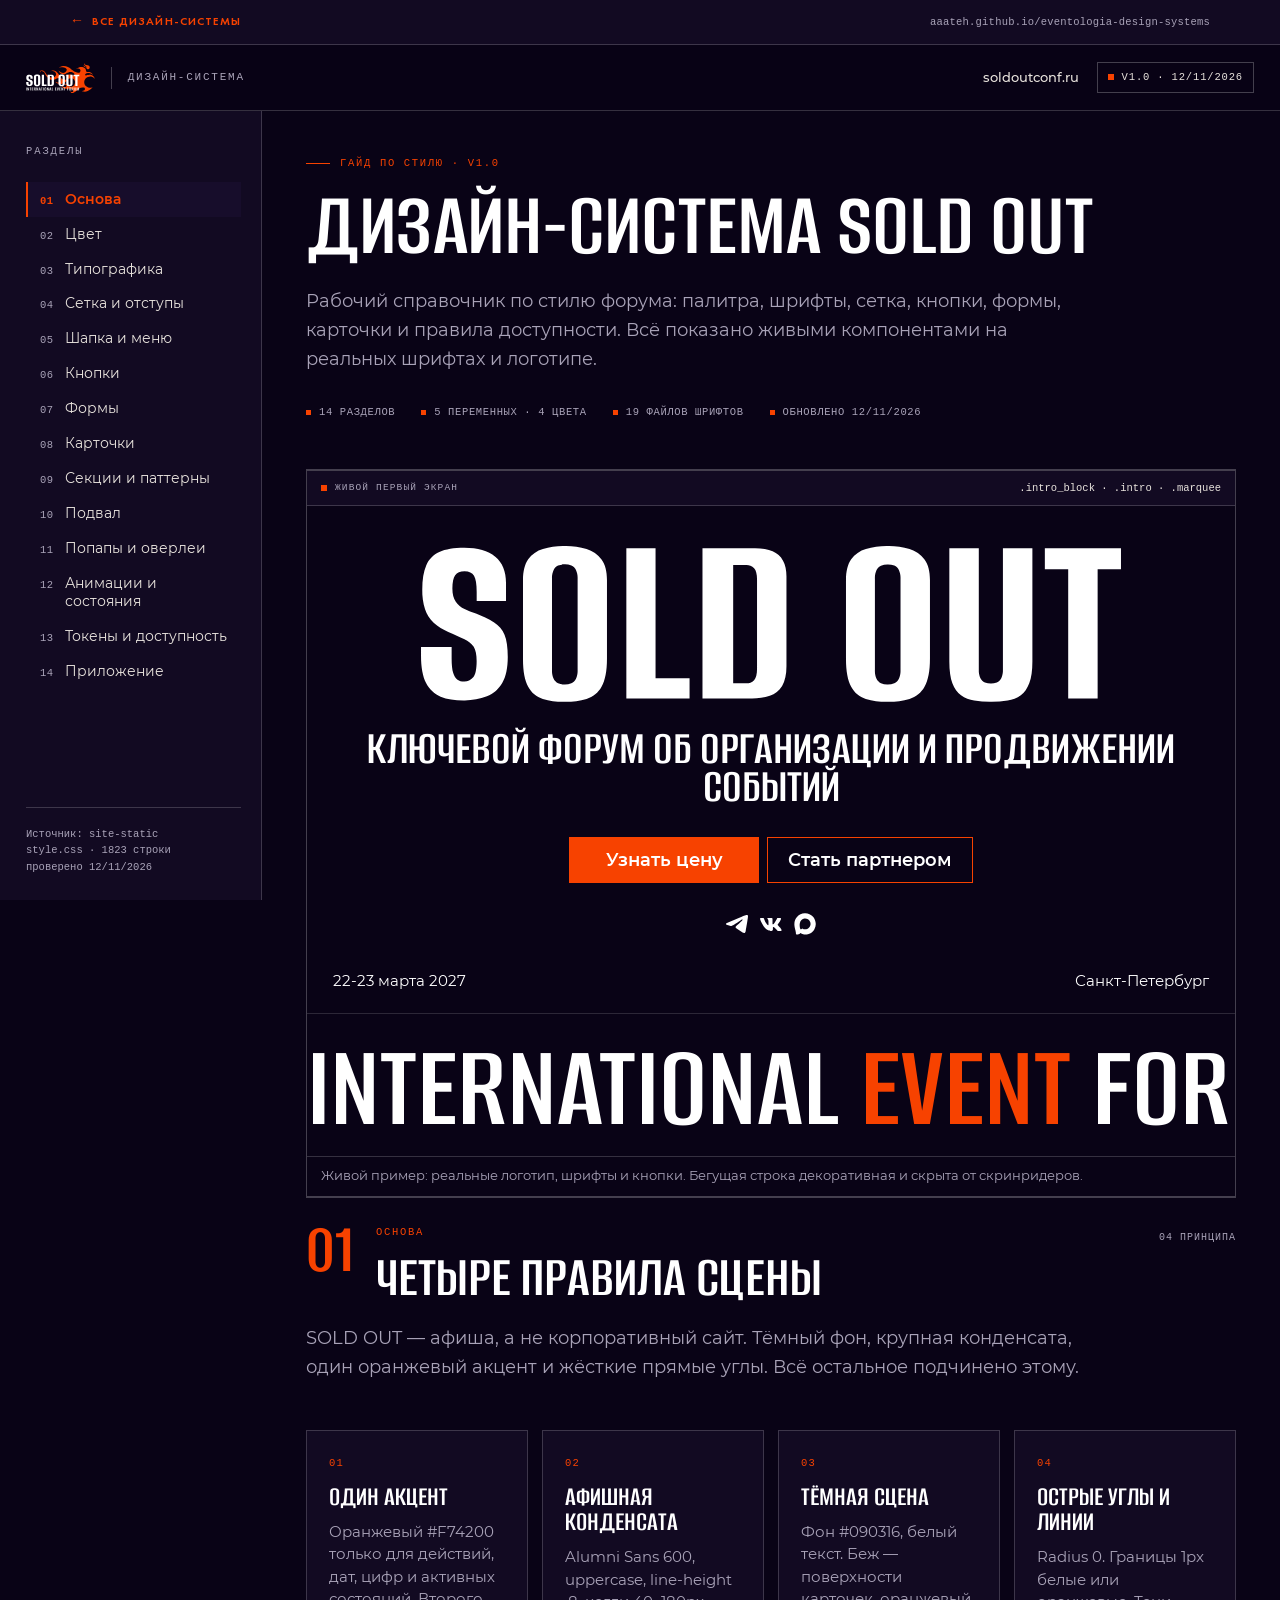
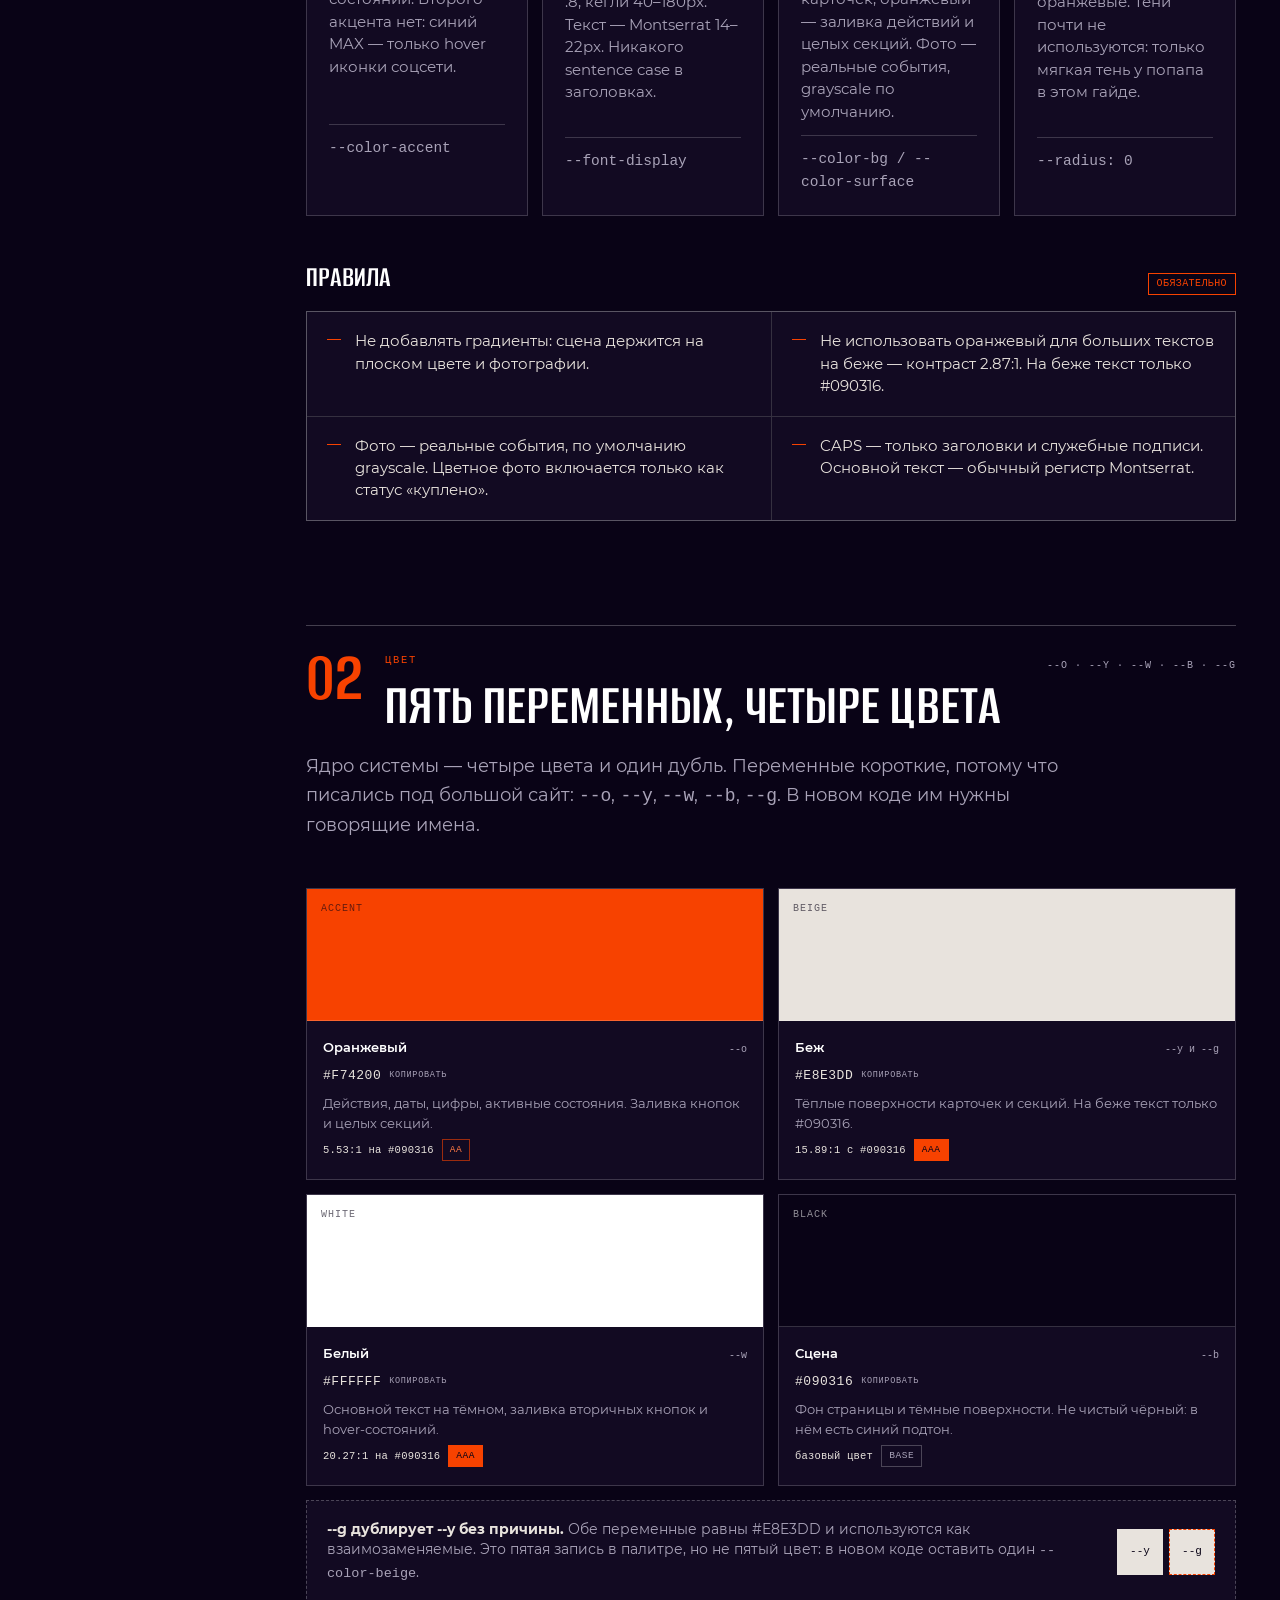
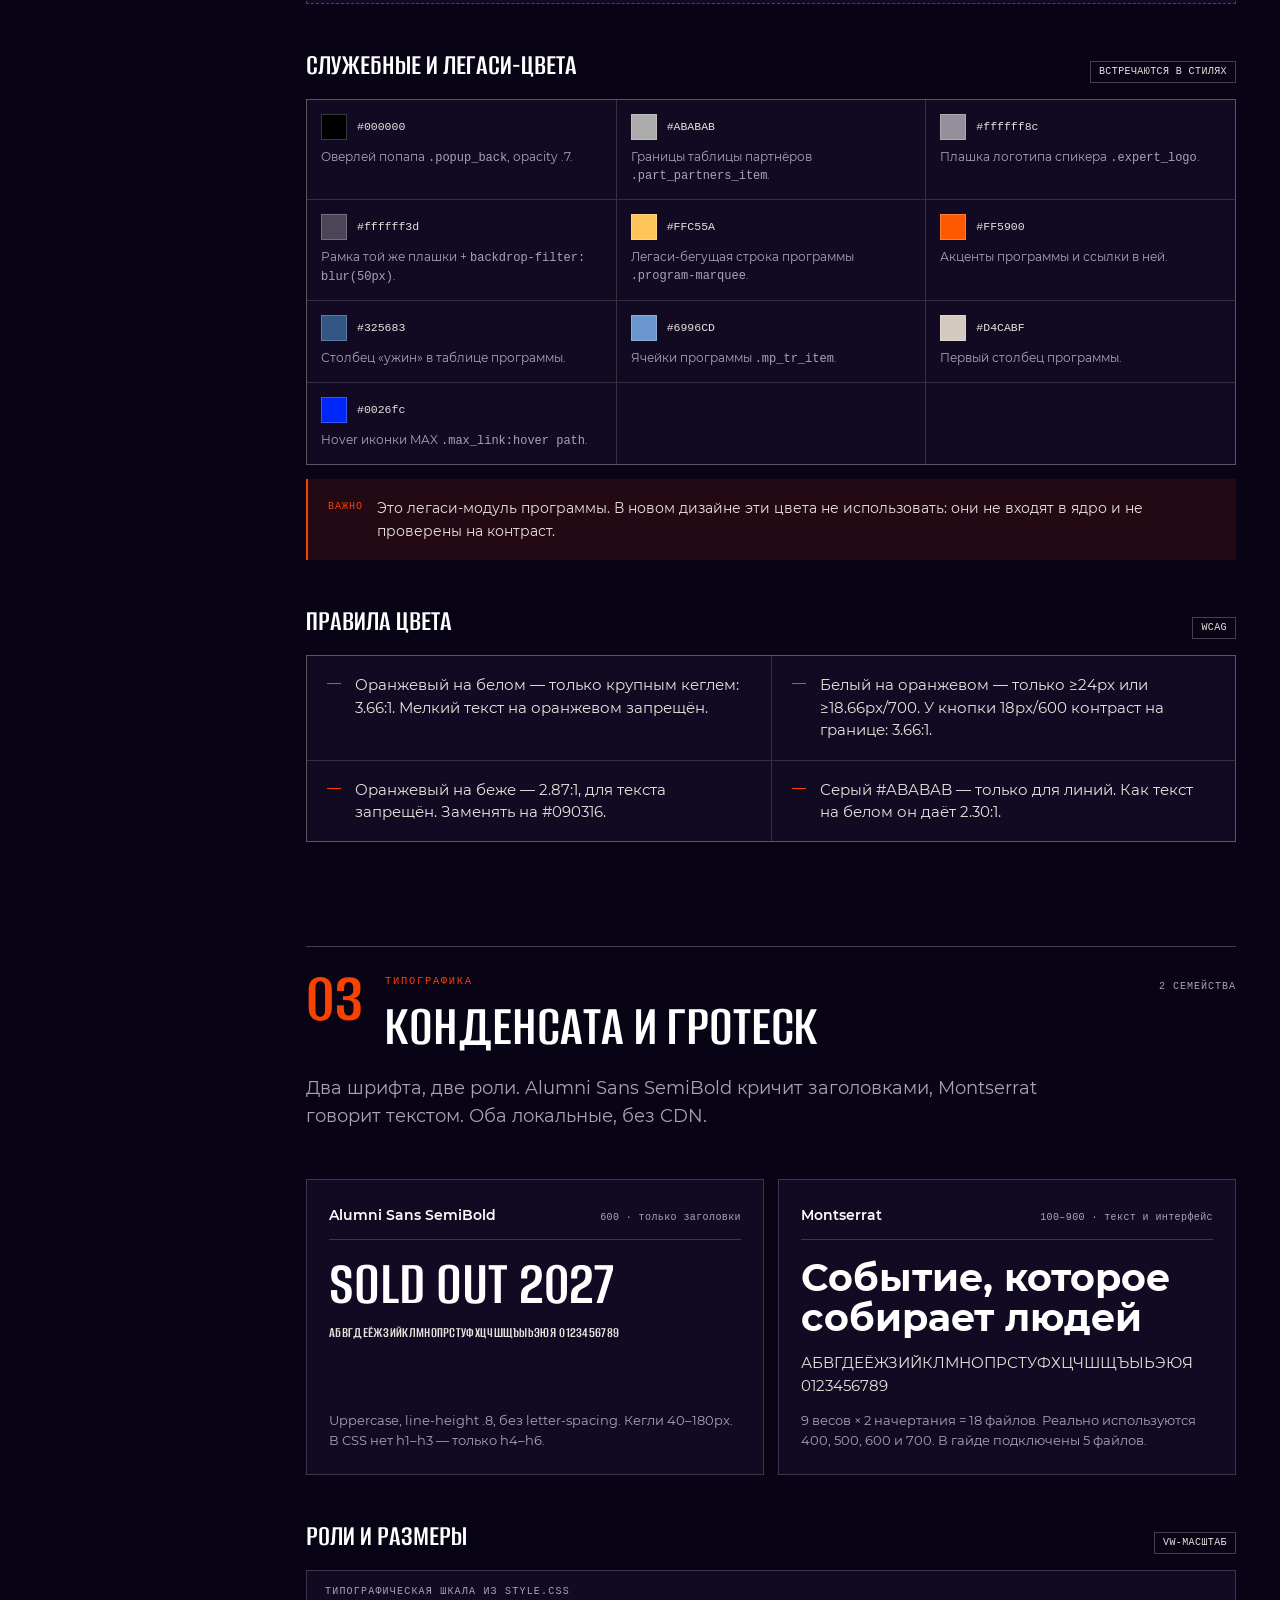
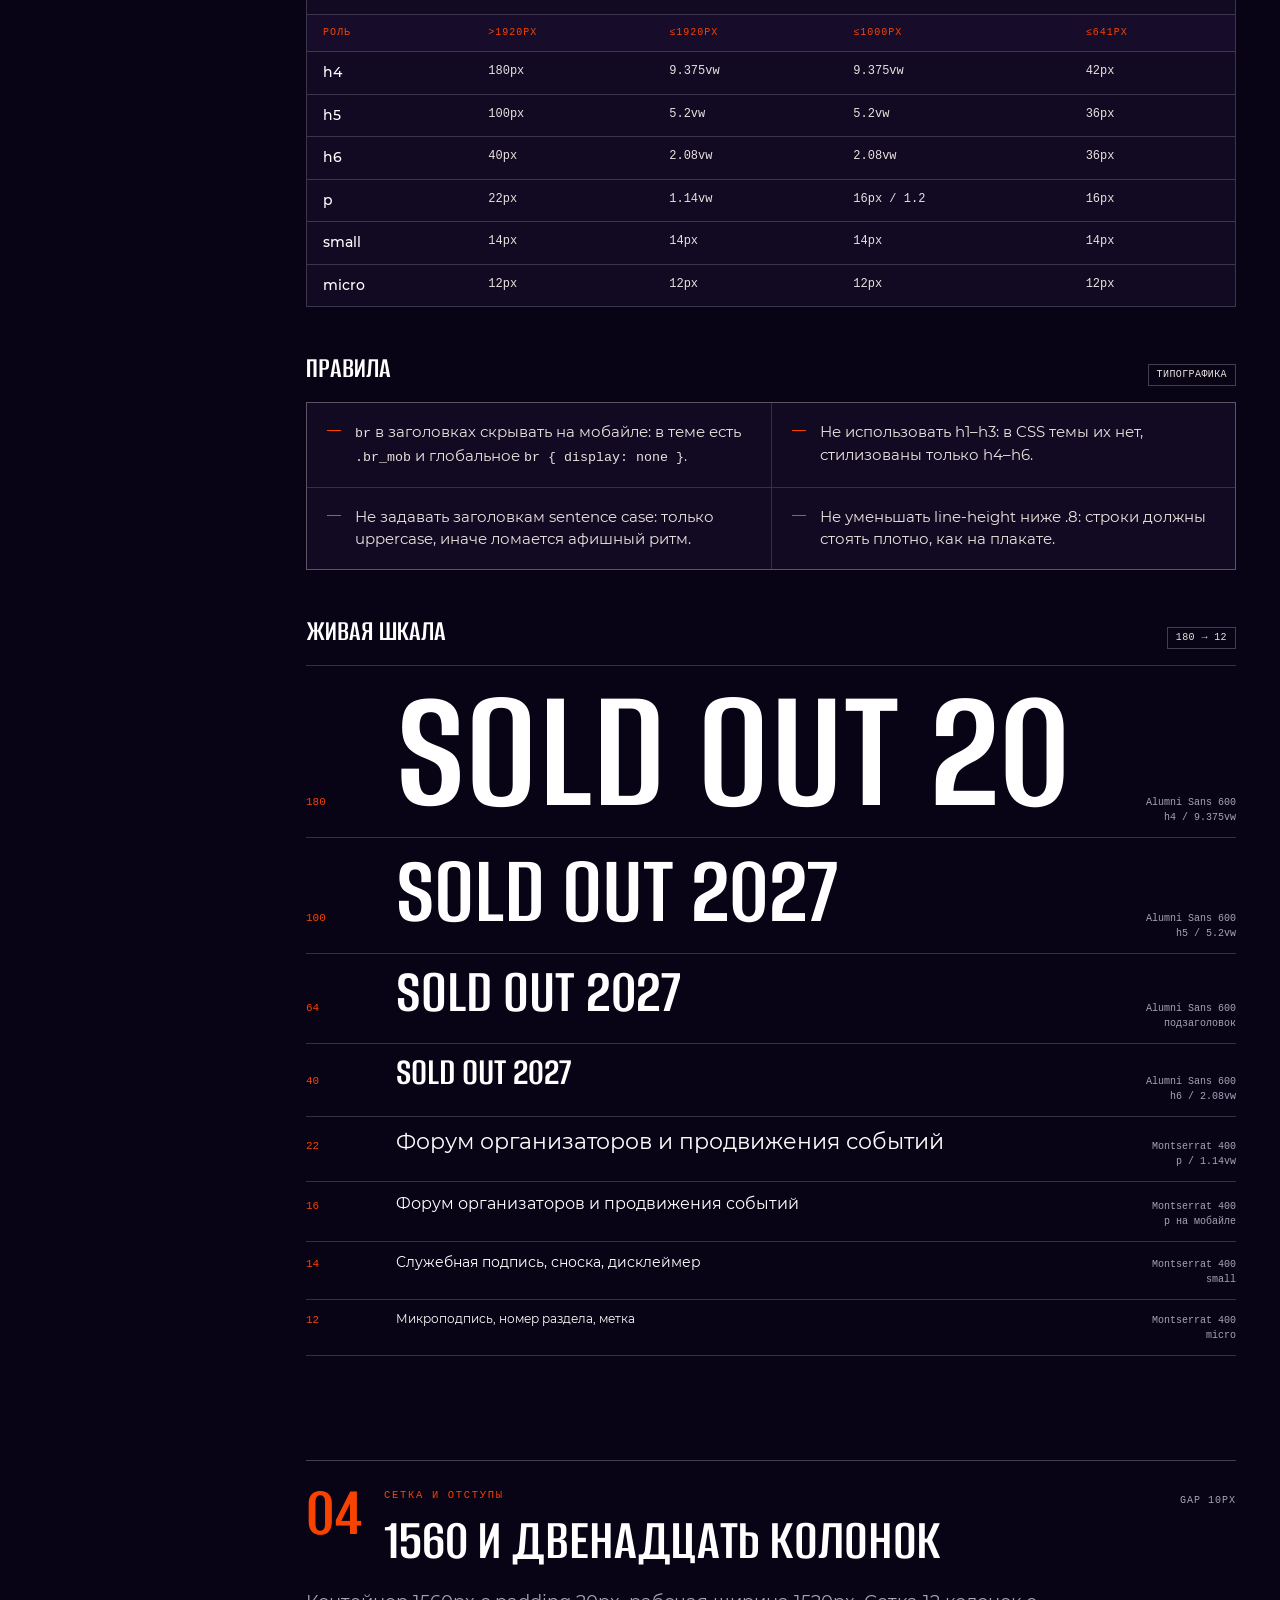
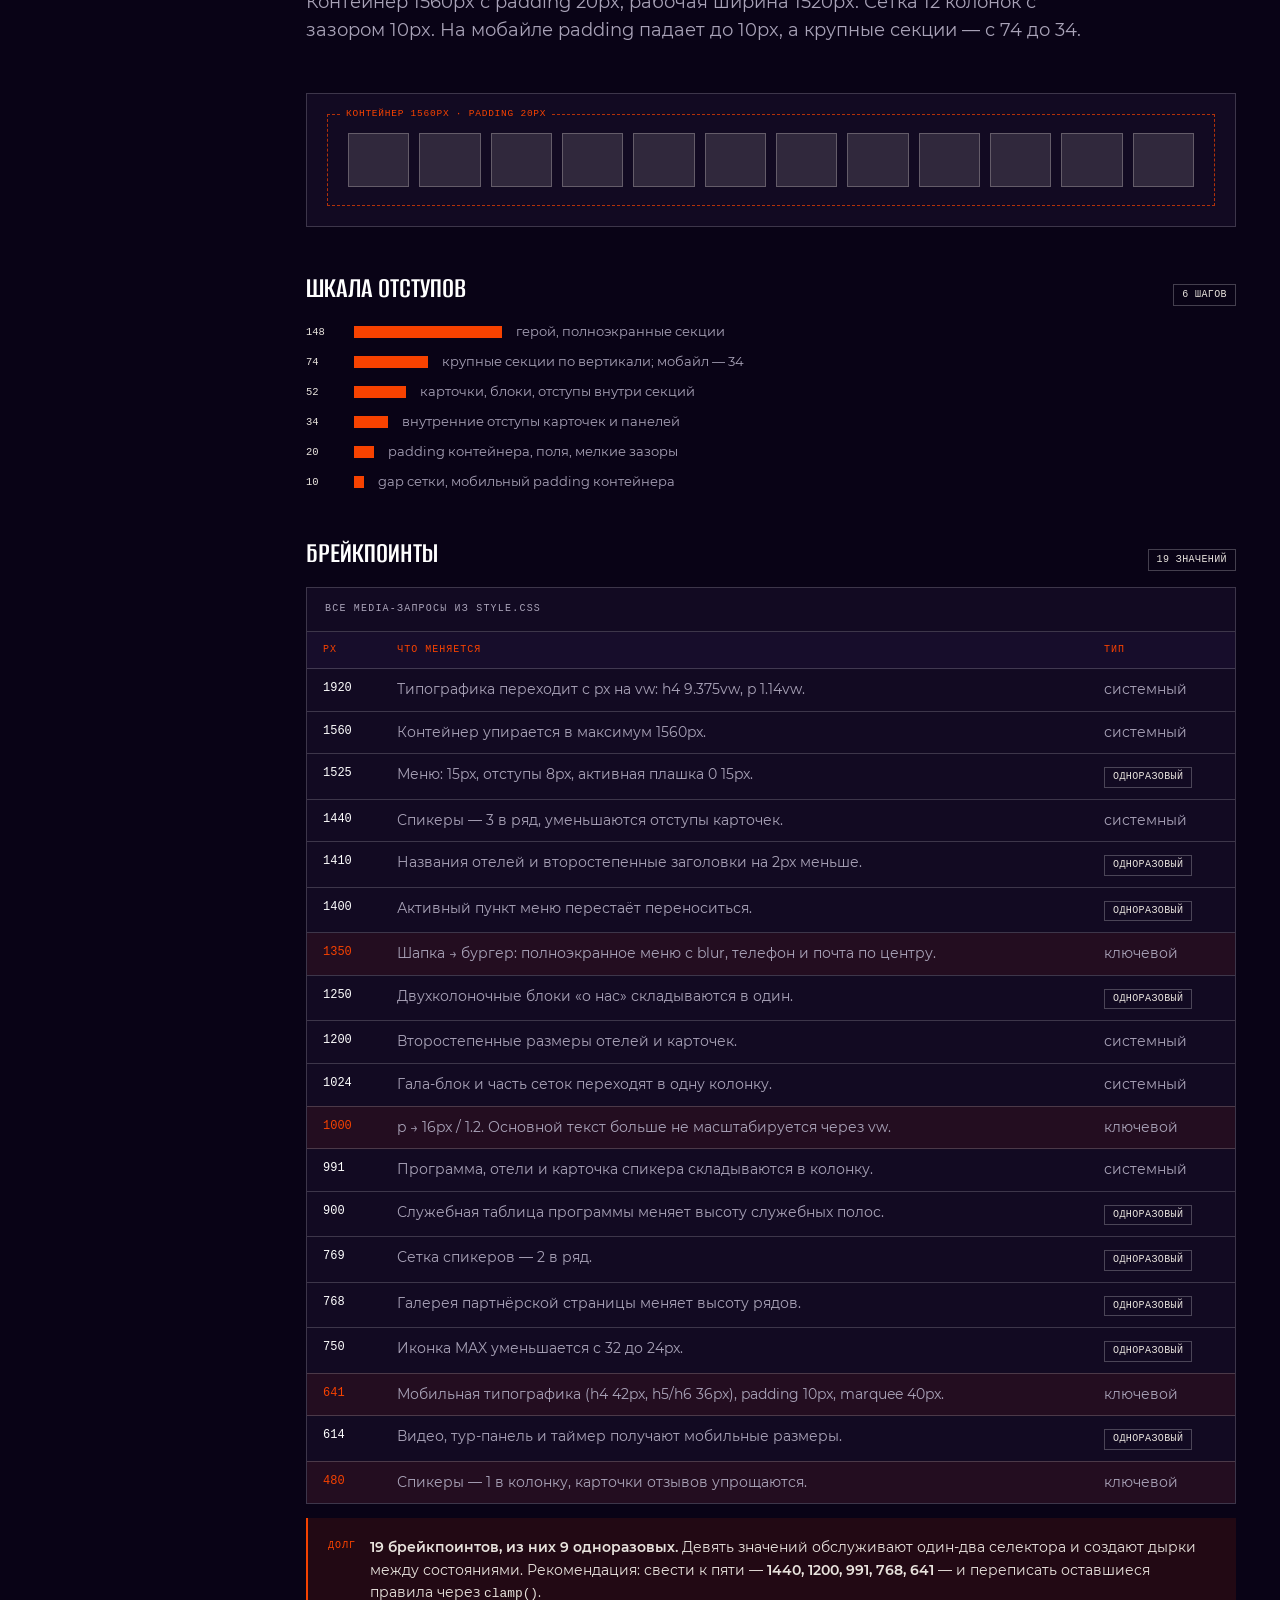
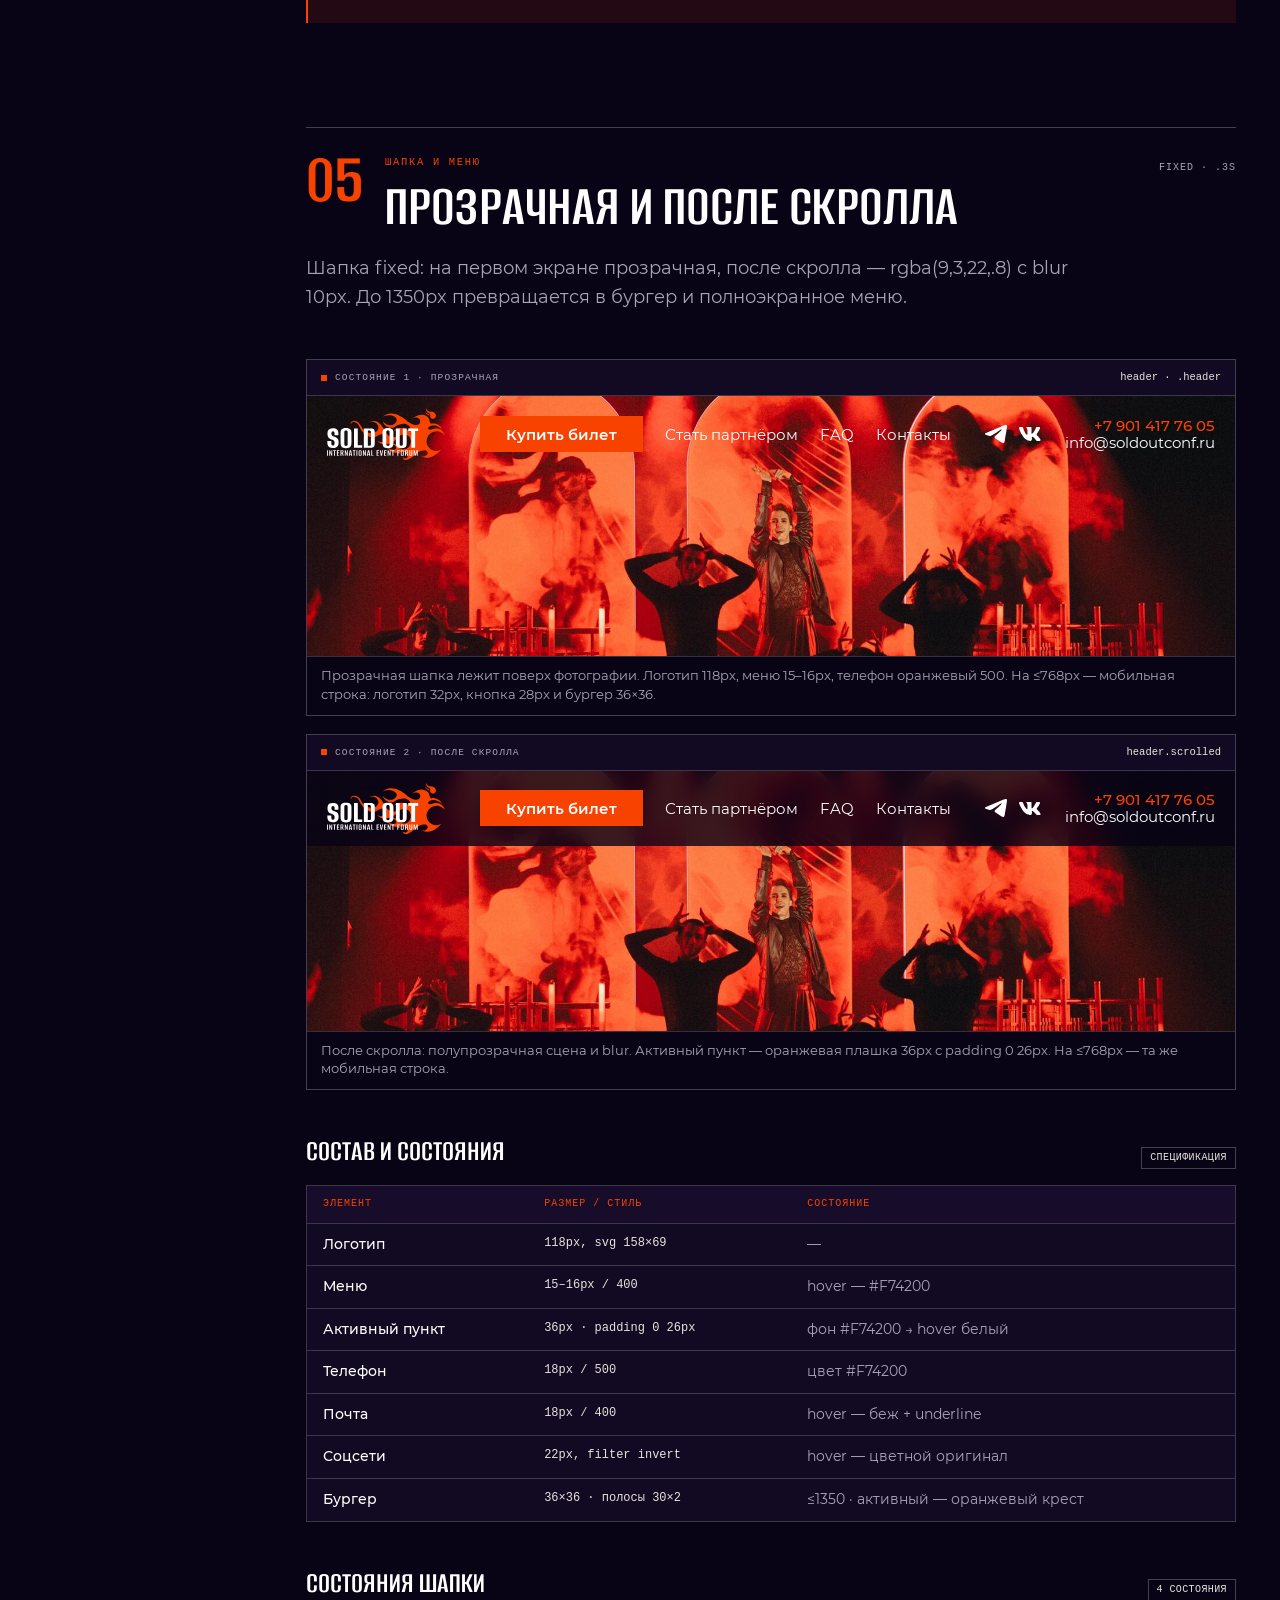
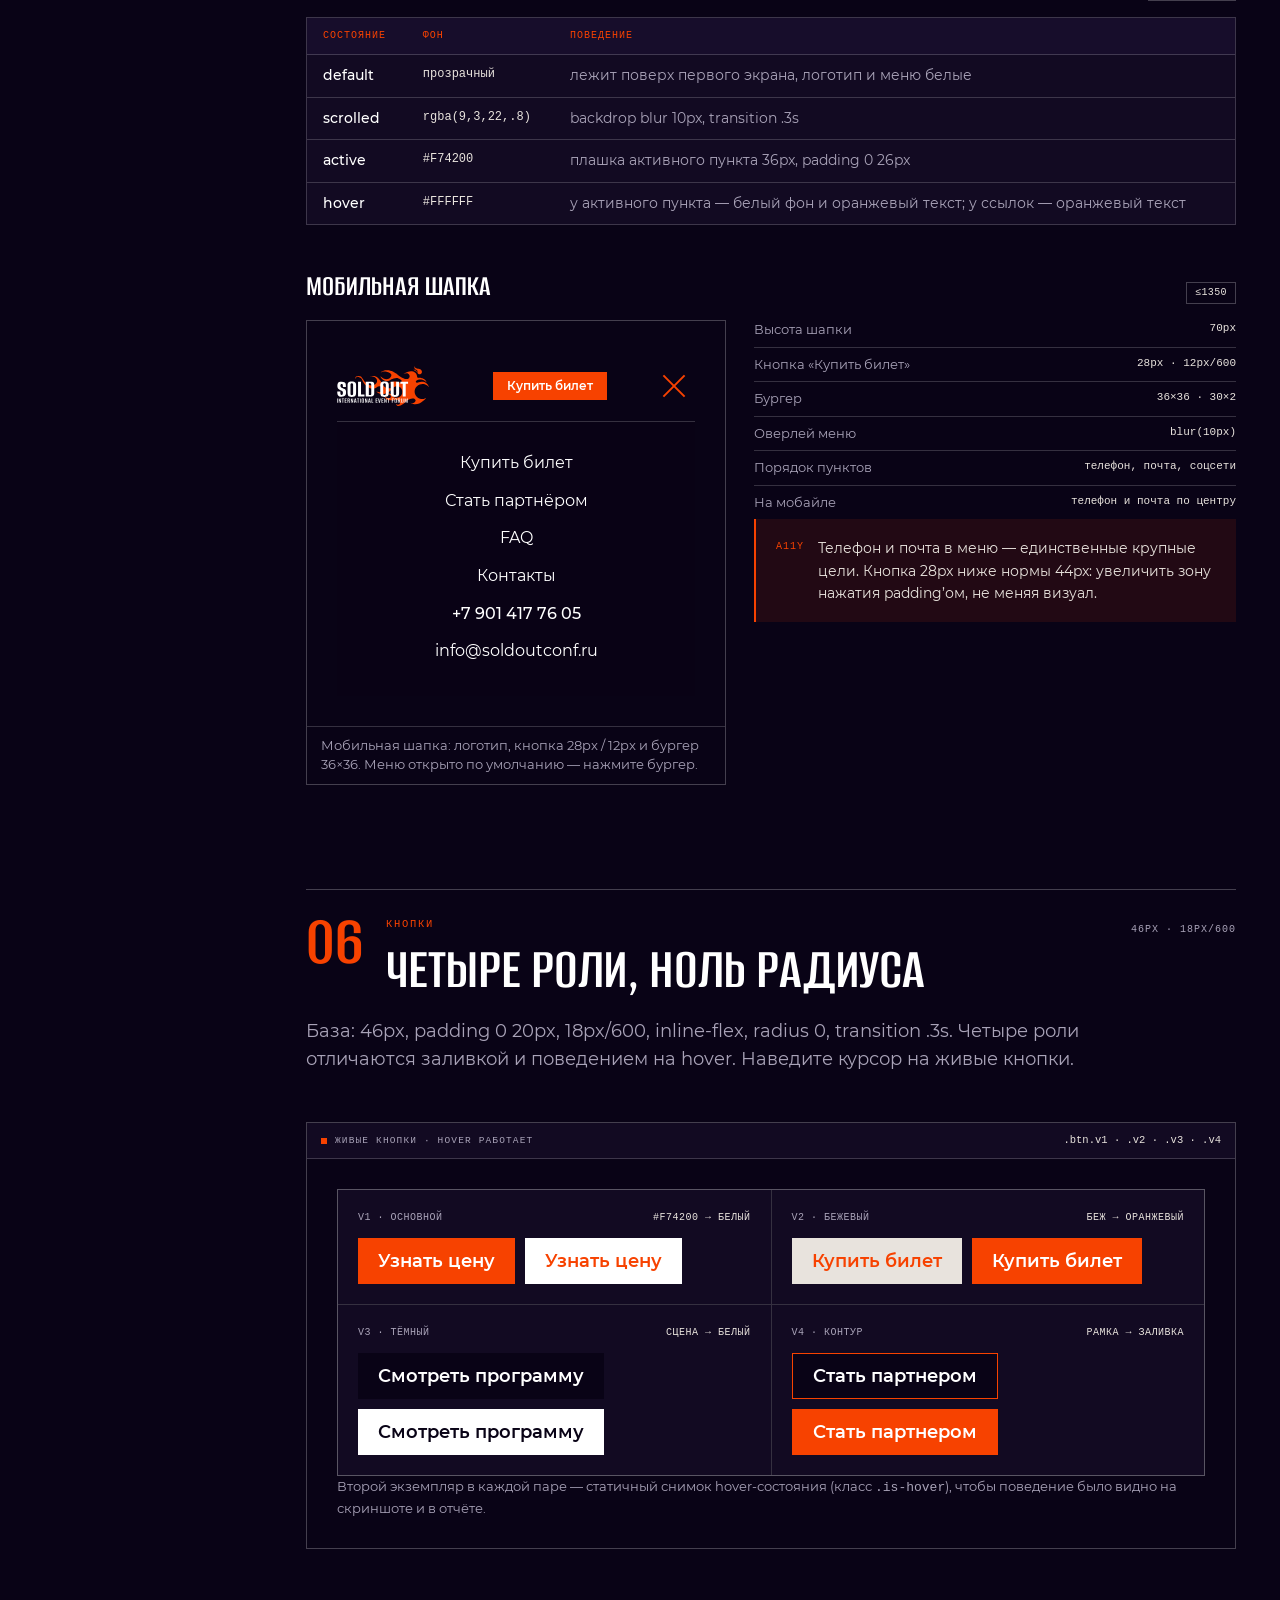
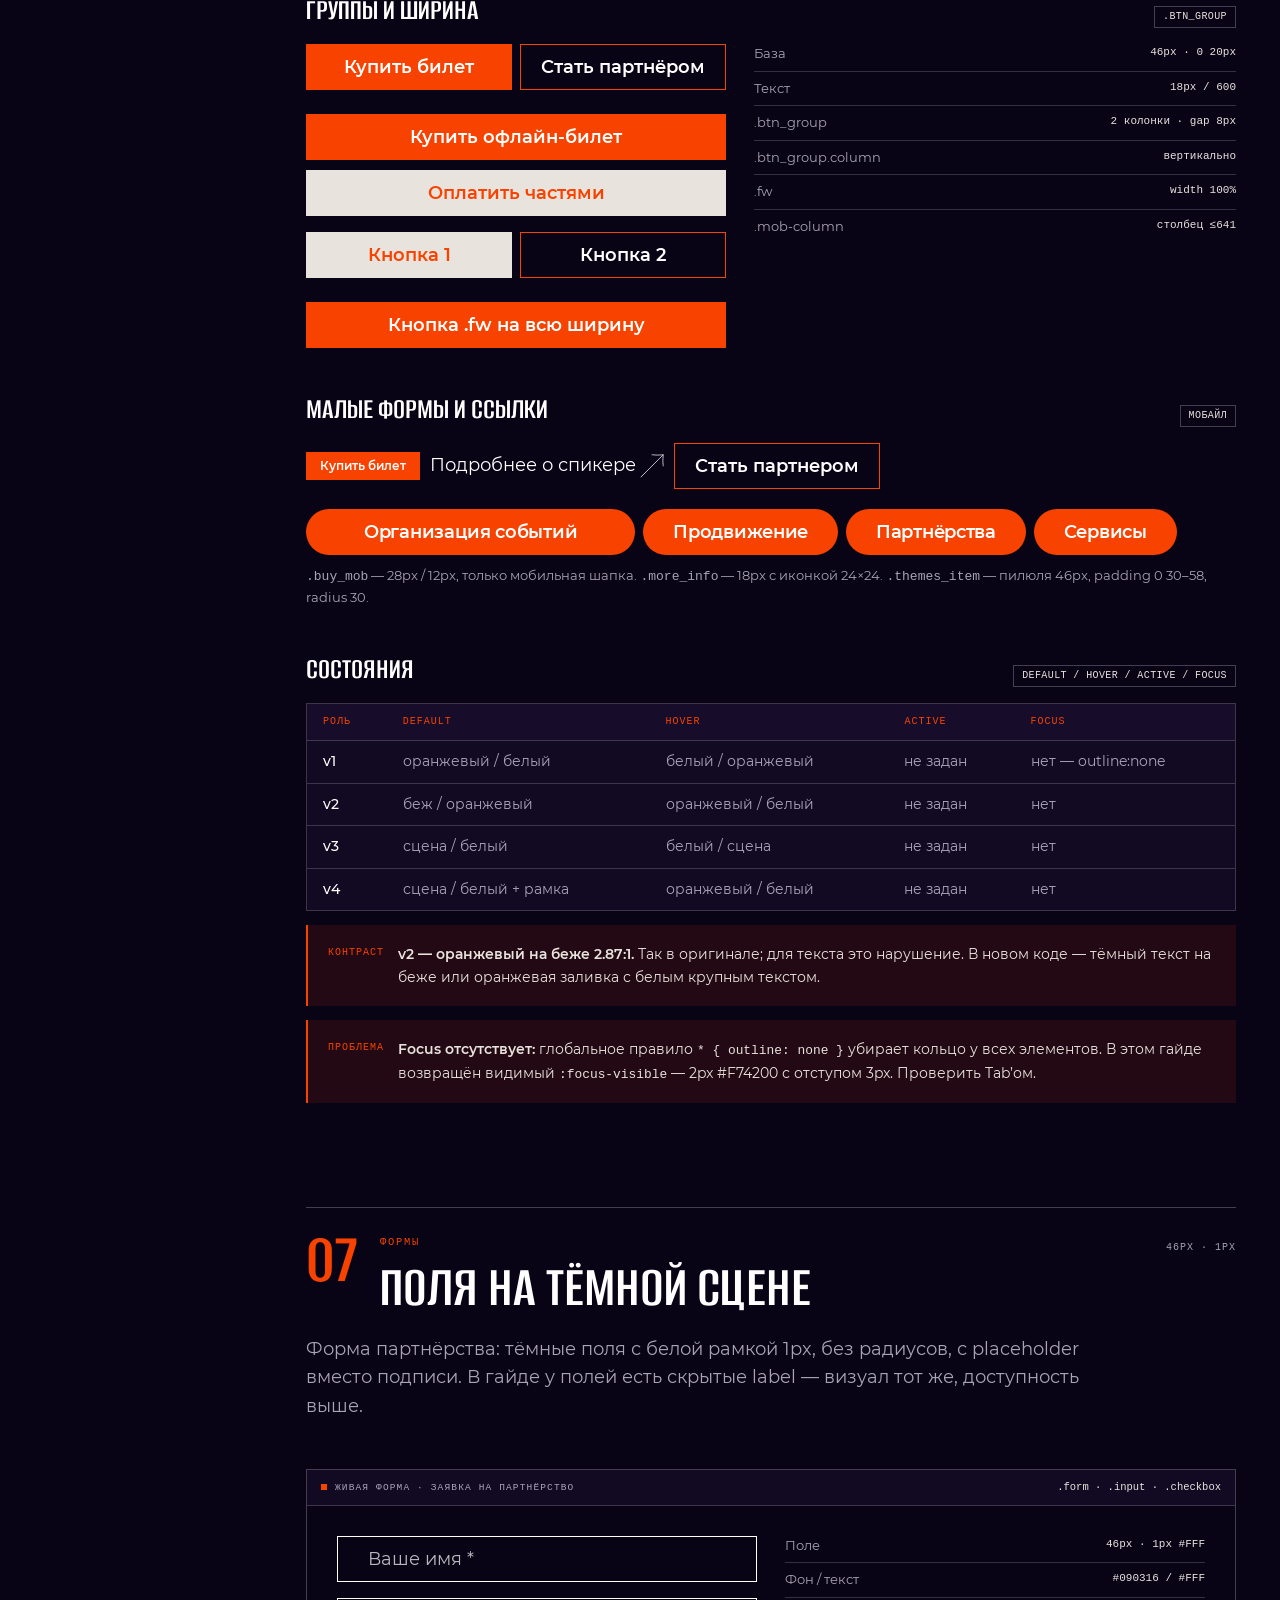
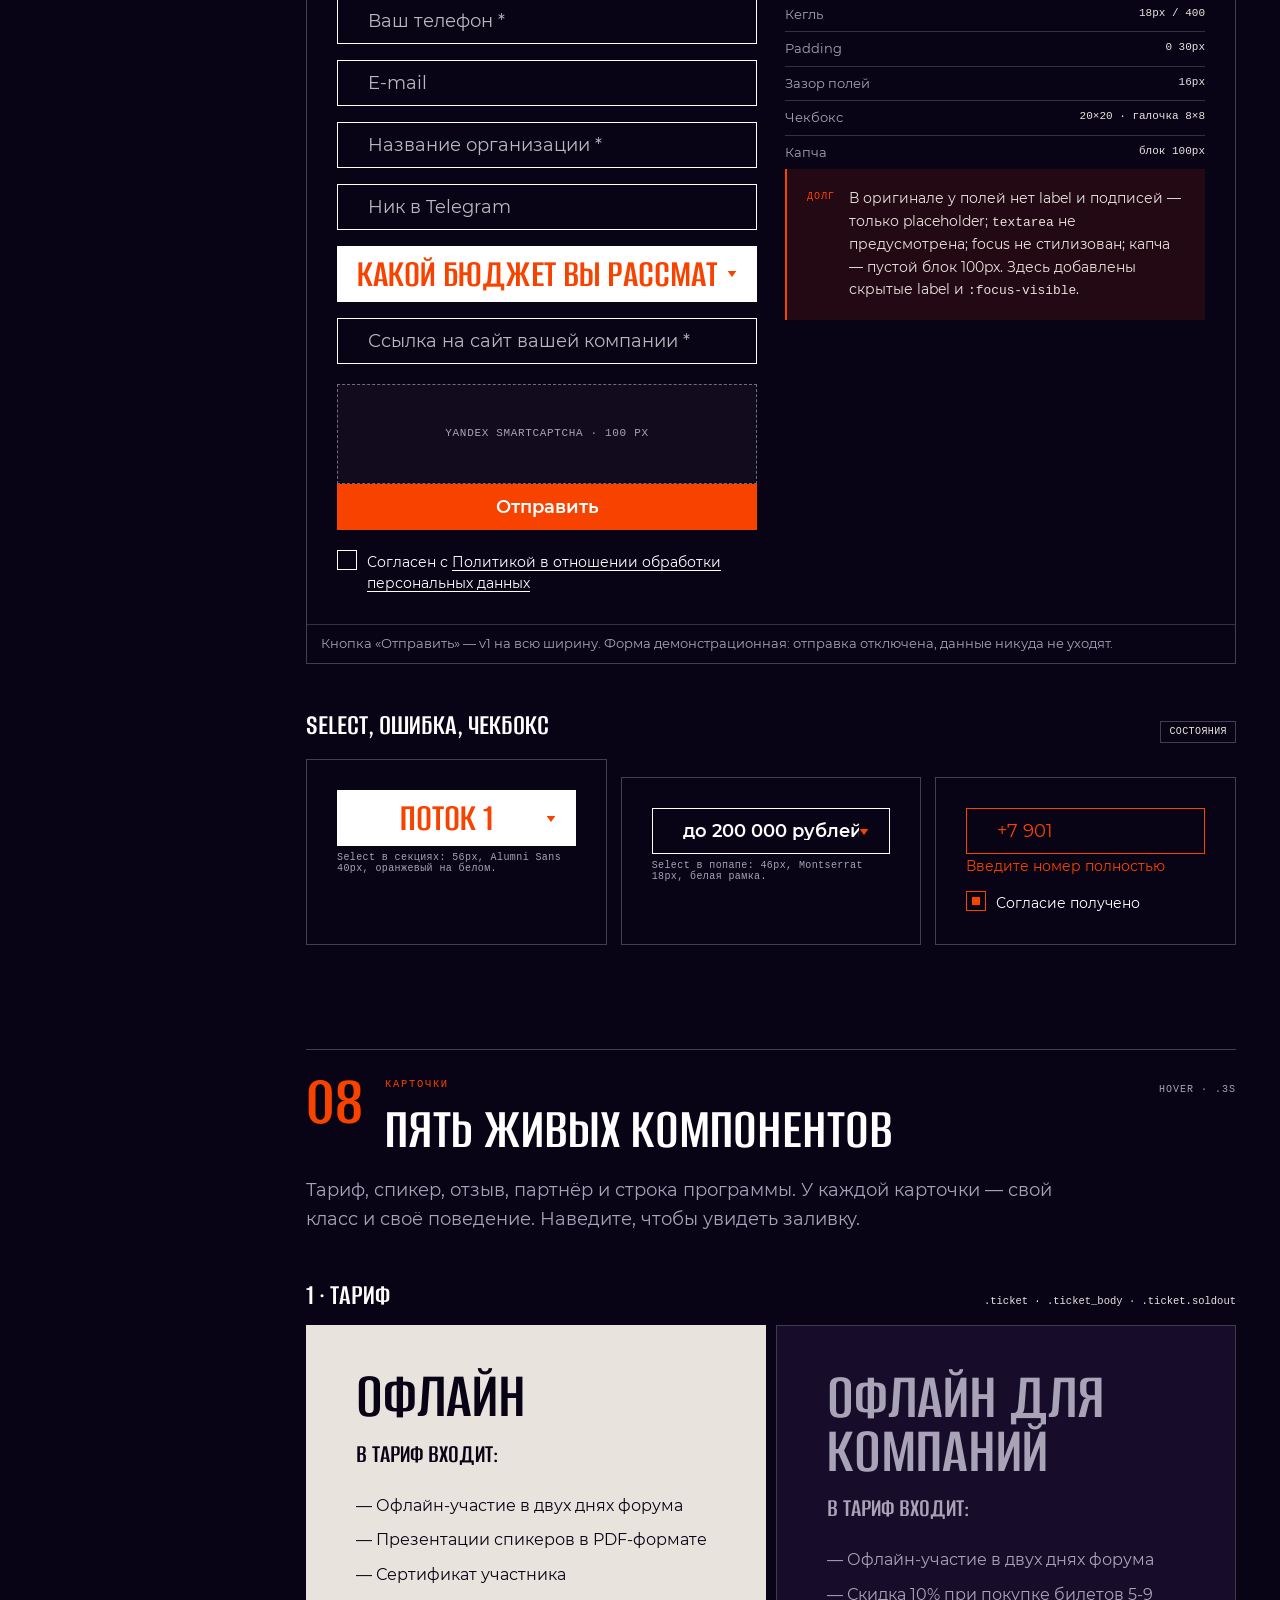
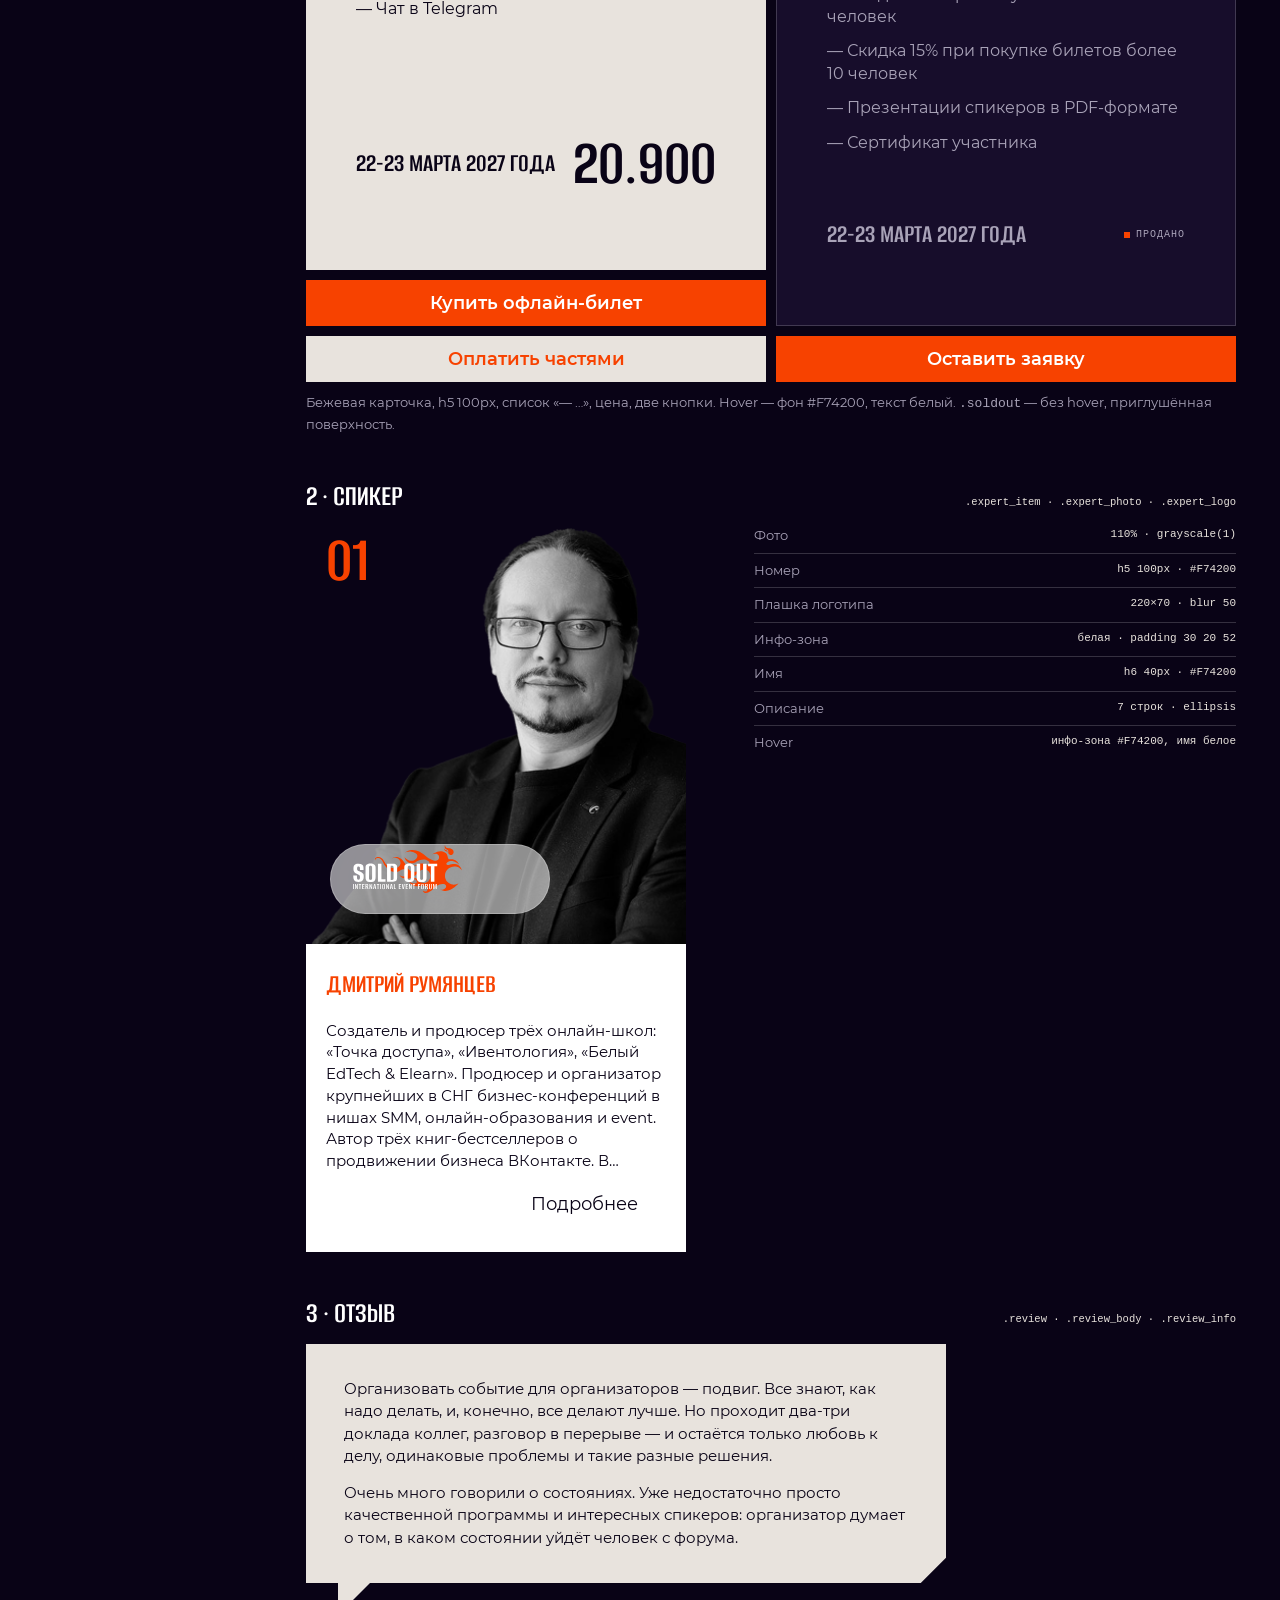
<file: docs/soldoutconf-ru/index.html>
<!DOCTYPE html>
<html lang="ru">
<head>
  <meta charset="utf-8">
  <meta name="viewport" content="width=device-width, initial-scale=1">
  <title>Дизайн-система SOLD OUT — визуальный гайд</title>
  <meta name="description" content="Визуальный гайд дизайн-системы SOLD OUT: тёмная сцена #090316, оранжевый #F74200, Alumni Sans и Montserrat, 14 разделов — компоненты, паттерны, служебные экраны, токены и доступность.">
  <link rel="canonical" href="https://aaateh.github.io/eventologia-design-systems/soldoutconf-ru/">
  <meta name="robots" content="index, follow">
  <meta name="theme-color" content="#090316">
  <link rel="icon" href="../assets/favicon.ico" sizes="16x16 32x32 48x48">
  <link rel="icon" type="image/svg+xml" href="../assets/favicon.svg">
  <link rel="icon" type="image/png" sizes="192x192" href="../assets/favicon-192.png">
  <link rel="icon" type="image/png" sizes="96x96" href="../assets/favicon-96.png">
  <link rel="icon" type="image/png" sizes="48x48" href="../assets/favicon-48.png">
  <link rel="apple-touch-icon" sizes="180x180" href="../assets/apple-touch-icon.png">
  <link rel="manifest" href="../site.webmanifest">
  <meta property="og:type" content="article">
  <meta property="og:site_name" content="Дизайн-системы Ивентологии">
  <meta property="og:title" content="Дизайн-система SOLD OUT — визуальный гайд">
  <meta property="og:description" content="Палитра, типографика, сетка, кнопки, формы, карточки, паттерны, попапы, анимации, токены, доступность и приложение с остальными блоками SOLD OUT.">
  <meta property="og:url" content="https://aaateh.github.io/eventologia-design-systems/soldoutconf-ru/">
  <meta property="og:image" content="https://aaateh.github.io/eventologia-design-systems/assets/og-cover.png">
  <meta property="og:image:type" content="image/png">
  <meta property="og:image:width" content="1200">
  <meta property="og:image:height" content="630">
  <meta property="og:image:alt" content="Дизайн-системы Ивентологии — обложка со свотчами и превью">
  <meta property="og:locale" content="ru_RU">
  <meta name="twitter:card" content="summary_large_image">
  <meta name="twitter:title" content="Дизайн-система SOLD OUT — визуальный гайд">
  <meta name="twitter:description" content="Тёмная сцена, оранжевый акцент, Alumni Sans и Montserrat: живые компоненты и правила.">
  <meta name="twitter:image" content="https://aaateh.github.io/eventologia-design-systems/assets/og-cover.png">
  <link rel="stylesheet" href="../assets/dsbar.css">
  <link rel="stylesheet" href="guide.css">
</head>
<body>
  <nav class="dsbar" aria-label="Каталог дизайн-систем">
    <div class="dsbar__in">
      <a class="dsbar__back" href="../"><span aria-hidden="true">←</span> Все дизайн-системы</a>
      <span class="dsbar__meta">aaateh.github.io/eventologia-design-systems</span>
    </div>
  </nav>

  <a class="skip-link" href="#main">Перейти к содержанию</a>

  <header class="topbar">
    <a class="topbar__brand" href="#main" aria-label="SOLD OUT — дизайн-система, к содержанию">
      <img class="topbar__logo" src="assets/logos/logo.svg" alt="SOLD OUT" width="158" height="69">
      <span class="topbar__divider" aria-hidden="true"></span>
      <span class="topbar__label">Дизайн-система</span>
    </a>
    <div class="topbar__right">
      <a class="topbar__domain" href="https://soldoutconf.ru/">soldoutconf.ru</a>
      <span class="badge-version">v1.0 · 12/11/2026</span>
    </div>
  </header>

  <nav class="mnav" aria-label="Разделы гайда — мобильное меню">
    <button class="mnav__toggle" type="button" id="mnavToggle" aria-expanded="false" aria-controls="mnavPanel">
      <span class="mnav__toggle-mark">Разделы гайда</span>
      <span aria-hidden="true">14</span>
    </button>
    <div class="mnav__panel" id="mnavPanel">
      <ul class="mnav__list">
        <li><a class="mnav__link" href="#osnova" data-nav-link><span class="num">01</span> Основа</a></li>
        <li><a class="mnav__link" href="#color" data-nav-link><span class="num">02</span> Цвет</a></li>
        <li><a class="mnav__link" href="#typography" data-nav-link><span class="num">03</span> Типографика</a></li>
        <li><a class="mnav__link" href="#grid" data-nav-link><span class="num">04</span> Сетка и отступы</a></li>
        <li><a class="mnav__link" href="#header" data-nav-link><span class="num">05</span> Шапка и меню</a></li>
        <li><a class="mnav__link" href="#buttons" data-nav-link><span class="num">06</span> Кнопки</a></li>
        <li><a class="mnav__link" href="#forms" data-nav-link><span class="num">07</span> Формы</a></li>
        <li><a class="mnav__link" href="#cards" data-nav-link><span class="num">08</span> Карточки</a></li>
        <li><a class="mnav__link" href="#patterns" data-nav-link><span class="num">09</span> Секции и паттерны</a></li>
        <li><a class="mnav__link" href="#footer" data-nav-link><span class="num">10</span> Подвал</a></li>
        <li><a class="mnav__link" href="#overlays" data-nav-link><span class="num">11</span> Попапы и оверлеи</a></li>
        <li><a class="mnav__link" href="#motion" data-nav-link><span class="num">12</span> Анимации и состояния</a></li>
        <li><a class="mnav__link" href="#tokens" data-nav-link><span class="num">13</span> Токены и доступность</a></li>
        <li><a class="mnav__link" href="#extra" data-nav-link><span class="num">14</span> Приложение</a></li>
      </ul>
    </div>
  </nav>

  <div class="layout">
    <nav class="sidebar" aria-label="Разделы гайда">
      <p class="sidebar__title">Разделы</p>
      <ul class="sidebar__list">
        <li><a class="sidebar__link" href="#osnova" data-nav-link><span class="num">01</span> Основа</a></li>
        <li><a class="sidebar__link" href="#color" data-nav-link><span class="num">02</span> Цвет</a></li>
        <li><a class="sidebar__link" href="#typography" data-nav-link><span class="num">03</span> Типографика</a></li>
        <li><a class="sidebar__link" href="#grid" data-nav-link><span class="num">04</span> Сетка и отступы</a></li>
        <li><a class="sidebar__link" href="#header" data-nav-link><span class="num">05</span> Шапка и меню</a></li>
        <li><a class="sidebar__link" href="#buttons" data-nav-link><span class="num">06</span> Кнопки</a></li>
        <li><a class="sidebar__link" href="#forms" data-nav-link><span class="num">07</span> Формы</a></li>
        <li><a class="sidebar__link" href="#cards" data-nav-link><span class="num">08</span> Карточки</a></li>
        <li><a class="sidebar__link" href="#patterns" data-nav-link><span class="num">09</span> Секции и паттерны</a></li>
        <li><a class="sidebar__link" href="#footer" data-nav-link><span class="num">10</span> Подвал</a></li>
        <li><a class="sidebar__link" href="#overlays" data-nav-link><span class="num">11</span> Попапы и оверлеи</a></li>
        <li><a class="sidebar__link" href="#motion" data-nav-link><span class="num">12</span> Анимации и состояния</a></li>
        <li><a class="sidebar__link" href="#tokens" data-nav-link><span class="num">13</span> Токены и доступность</a></li>
        <li><a class="sidebar__link" href="#extra" data-nav-link><span class="num">14</span> Приложение</a></li>
      </ul>
      <p class="sidebar__foot">Источник: site-static<br>style.css · 1823 строки<br>проверено 12/11/2026</p>
    </nav>

    <main class="content" id="main">
      <div class="page-intro">
        <p class="section__eyebrow"><span class="bar" aria-hidden="true"></span> гайд по стилю · v1.0</p>
        <h1>Дизайн-система SOLD OUT</h1>
        <p class="lead">Рабочий справочник по стилю форума: палитра, шрифты, сетка, кнопки, формы, карточки и правила доступности. Всё показано живыми компонентами на реальных шрифтах и логотипе.</p>
        <ul class="meta-strip">
          <li>14 разделов</li>
          <li>5 переменных · 4 цвета</li>
          <li>19 файлов шрифтов</li>
          <li>обновлено 12/11/2026</li>
        </ul>
      </div>

      <div class="stage">
        <div class="stage__bar">
          <span class="stage__tag">живой первый экран</span>
          <span class="stage__class">.intro_block · .intro · .marquee</span>
        </div>
        <div class="stage__body stage__body--flush">
          <div class="sd">
            <div class="sd-hero">
              <div class="sd-hero__inner">
                <img class="sd-hero__logo" src="assets/logos/soldout.svg" alt="SOLD OUT — форум об организации и продвижении событий" width="1520" height="337">
                <p class="sd-hero__subtitle">Ключевой форум об организации и продвижении событий</p>
                <div class="sd-hero__btns">
                  <a class="btn v1" href="#cards">Узнать цену</a>
                  <a class="btn v4" href="#forms">Стать партнером</a>
                </div>
                <div class="sd-hero__soc">
                  <div class="sd-soc">
                    <a href="https://t.me/markevent" target="_blank" rel="noopener" aria-label="Telegram-канал форума SOLD OUT">
                      <img src="assets/icons/tg_icon.svg" alt="" aria-hidden="true" width="41" height="34">
                    </a>
                    <a href="https://vk.com/soldoutconf" target="_blank" rel="noopener" aria-label="SOLD OUT во ВКонтакте">
                      <img src="assets/icons/vk_icon.svg" alt="" aria-hidden="true" width="47" height="28">
                    </a>
                    <a href="https://max.ru/join/PstZBWMblkbochsp-2kStlSTl43Zp8ad3l2JqIDvuYI" target="_blank" rel="noopener" aria-label="Канал SOLD OUT в MAX">
                      <svg xmlns="http://www.w3.org/2000/svg" viewBox="0 0 720 720" aria-hidden="true"><path fill="#fff" d="M350.4,9.6C141.8,20.5,4.1,184.1,12.8,390.4c3.8,90.3,40.1,168,48.7,253.7,2.2,22.2-4.2,49.6,21.4,59.3,31.5,11.9,79.8-8.1,106.2-26.4,9-6.1,17.6-13.2,24.2-22,27.3,18.1,53.2,35.6,85.7,43.4,143.1,34.3,299.9-44.2,369.6-170.3C799.6,291.2,622.5-4.6,350.4,9.6h0ZM269.4,504c-11.3,8.8-22.2,20.8-34.7,27.7-18.1,9.7-23.7-.4-30.5-16.4-21.4-50.9-24-137.6-11.5-190.9,16.8-72.5,72.9-136.3,150-143.1,78-6.9,150.4,32.7,183.1,104.2,72.4,159.1-112.9,316.2-256.4,218.6h0Z"/></svg>
                    </a>
                  </div>
                </div>
              </div>
              <div class="sd-hero__foot">
                <p>22-23 марта 2027</p>
                <p>Санкт-Петербург</p>
              </div>
              <div class="marquee" aria-hidden="true">
                <span class="marquee-text">INTERNATIONAL <span>EVENT</span> FORUM <span>INTERNATIONAL</span> EVENT FORUM INTERNATIONAL <span>EVENT</span> FORUM <span>INTERNATIONAL</span> EVENT FORUM INTERNATIONAL <span>EVENT</span> FORUM</span>
              </div>
            </div>
          </div>
        </div>
        <p class="stage__caption">Живой пример: реальные логотип, шрифты и кнопки. Бегущая строка декоративная и скрыта от скринридеров.</p>
      </div>

      <!-- 01 -->
      <section class="section" id="osnova">
        <div class="sec-head">
          <span class="sec-head__num">01</span>
          <div class="sec-head__text">
            <p class="section__eyebrow">основа</p>
            <h2>Четыре правила сцены</h2>
          </div>
          <span class="sec-head__note">04 принципа</span>
        </div>
        <p class="lead">SOLD OUT — афиша, а не корпоративный сайт. Тёмный фон, крупная конденсата, один оранжевый акцент и жёсткие прямые углы. Всё остальное подчинено этому.</p>

        <div class="block">
          <div class="grid grid--4">
            <article class="card">
              <span class="card__index">01</span>
              <h3>Один акцент</h3>
              <p>Оранжевый #F74200 только для действий, дат, цифр и активных состояний. Второго акцента нет: синий MAX — только hover иконки соцсети.</p>
              <p class="card__meta">--color-accent</p>
            </article>
            <article class="card">
              <span class="card__index">02</span>
              <h3>Афишная конденсата</h3>
              <p>Alumni Sans 600, uppercase, line-height .8, кегли 40–180px. Текст — Montserrat 14–22px. Никакого sentence case в заголовках.</p>
              <p class="card__meta">--font-display</p>
            </article>
            <article class="card">
              <span class="card__index">03</span>
              <h3>Тёмная сцена</h3>
              <p>Фон #090316, белый текст. Беж — поверхности карточек, оранжевый — заливка действий и целых секций. Фото — реальные события, grayscale по умолчанию.</p>
              <p class="card__meta">--color-bg / --color-surface</p>
            </article>
            <article class="card">
              <span class="card__index">04</span>
              <h3>Острые углы и линии</h3>
              <p>Radius 0. Границы 1px белые или оранжевые. Тени почти не используются: только мягкая тень у попапа в этом гайде.</p>
              <p class="card__meta">--radius: 0</p>
            </article>
          </div>
        </div>

        <div class="block">
          <div class="block__head">
            <h3>Правила</h3>
            <span class="tag tag--accent">обязательно</span>
          </div>
          <ul class="rules">
            <li>Не добавлять градиенты: сцена держится на плоском цвете и фотографии.</li>
            <li>Не использовать оранжевый для больших текстов на беже — контраст 2.87:1. На беже текст только #090316.</li>
            <li>Фото — реальные события, по умолчанию grayscale. Цветное фото включается только как статус «куплено».</li>
            <li>CAPS — только заголовки и служебные подписи. Основной текст — обычный регистр Montserrat.</li>
          </ul>
        </div>
      </section>

      <!-- 02 -->
      <section class="section" id="color">
        <div class="sec-head">
          <span class="sec-head__num">02</span>
          <div class="sec-head__text">
            <p class="section__eyebrow">цвет</p>
            <h2>Пять переменных, четыре цвета</h2>
          </div>
          <span class="sec-head__note">--o · --y · --w · --b · --g</span>
        </div>
        <p class="lead">Ядро системы — четыре цвета и один дубль. Переменные короткие, потому что писались под большой сайт: <code>--o</code>, <code>--y</code>, <code>--w</code>, <code>--b</code>, <code>--g</code>. В новом коде им нужны говорящие имена.</p>

        <div class="block">
          <div class="swatch-grid">
            <div class="swatch swatch--accent">
              <div class="swatch__chip"><span class="swatch__chip-label">Accent</span></div>
              <div class="swatch__body">
                <p class="swatch__name">Оранжевый <span>--o</span></p>
                <button class="swatch__hex" type="button" data-hex="#F74200">#F74200</button>
                <p class="swatch__role">Действия, даты, цифры, активные состояния. Заливка кнопок и целых секций.</p>
                <span class="ratio">5.53:1 на #090316 <span class="pass pass--aa">AA</span></span>
              </div>
            </div>
            <div class="swatch swatch--beige">
              <div class="swatch__chip"><span class="swatch__chip-label">Beige</span></div>
              <div class="swatch__body">
                <p class="swatch__name">Беж <span>--y и --g</span></p>
                <button class="swatch__hex" type="button" data-hex="#E8E3DD">#E8E3DD</button>
                <p class="swatch__role">Тёплые поверхности карточек и секций. На беже текст только #090316.</p>
                <span class="ratio">15.89:1 с #090316 <span class="pass pass--aaa">AAA</span></span>
              </div>
            </div>
            <div class="swatch swatch--white">
              <div class="swatch__chip"><span class="swatch__chip-label">White</span></div>
              <div class="swatch__body">
                <p class="swatch__name">Белый <span>--w</span></p>
                <button class="swatch__hex" type="button" data-hex="#FFFFFF">#FFFFFF</button>
                <p class="swatch__role">Основной текст на тёмном, заливка вторичных кнопок и hover-состояний.</p>
                <span class="ratio">20.27:1 на #090316 <span class="pass pass--aaa">AAA</span></span>
              </div>
            </div>
            <div class="swatch swatch--dark">
              <div class="swatch__chip"><span class="swatch__chip-label">Black</span></div>
              <div class="swatch__body">
                <p class="swatch__name">Сцена <span>--b</span></p>
                <button class="swatch__hex" type="button" data-hex="#090316">#090316</button>
                <p class="swatch__role">Фон страницы и тёмные поверхности. Не чистый чёрный: в нём есть синий подтон.</p>
                <span class="ratio">базовый цвет <span class="pass pass--base">base</span></span>
              </div>
            </div>
          </div>

          <div class="dup-card" style="margin-top:14px">
            <div class="dup-card__text"><b>--g дублирует --y без причины.</b> Обе переменные равны #E8E3DD и используются как взаимозаменяемые. Это пятая запись в палитре, но не пятый цвет: в новом коде оставить один <code>--color-beige</code>.</div>
            <div class="dup-card__chips" aria-hidden="true"><span>--y</span><span>--g</span></div>
          </div>
        </div>

        <div class="block">
          <div class="block__head">
            <h3>Служебные и легаси-цвета</h3>
            <span class="tag">встречаются в стилях</span>
          </div>
          <div class="legacy-grid">
            <div class="legacy"><div class="legacy__top"><span class="legacy__chip" style="background:#000000"></span><span class="legacy__hex">#000000</span></div><p class="legacy__where">Оверлей попапа <code>.popup_back</code>, opacity .7.</p></div>
            <div class="legacy"><div class="legacy__top"><span class="legacy__chip" style="background:#ABABAB"></span><span class="legacy__hex">#ABABAB</span></div><p class="legacy__where">Границы таблицы партнёров <code>.part_partners_item</code>.</p></div>
            <div class="legacy"><div class="legacy__top"><span class="legacy__chip" style="background:rgba(255,255,255,.55)"></span><span class="legacy__hex">#ffffff8c</span></div><p class="legacy__where">Плашка логотипа спикера <code>.expert_logo</code>.</p></div>
            <div class="legacy"><div class="legacy__top"><span class="legacy__chip" style="background:rgba(255,255,255,.24)"></span><span class="legacy__hex">#ffffff3d</span></div><p class="legacy__where">Рамка той же плашки + <code>backdrop-filter: blur(50px)</code>.</p></div>
            <div class="legacy"><div class="legacy__top"><span class="legacy__chip" style="background:#FFC55A"></span><span class="legacy__hex">#FFC55A</span></div><p class="legacy__where">Легаси-бегущая строка программы <code>.program-marquee</code>.</p></div>
            <div class="legacy"><div class="legacy__top"><span class="legacy__chip" style="background:#FF5900"></span><span class="legacy__hex">#FF5900</span></div><p class="legacy__where">Акценты программы и ссылки в ней.</p></div>
            <div class="legacy"><div class="legacy__top"><span class="legacy__chip" style="background:#325683"></span><span class="legacy__hex">#325683</span></div><p class="legacy__where">Столбец «ужин» в таблице программы.</p></div>
            <div class="legacy"><div class="legacy__top"><span class="legacy__chip" style="background:#6996CD"></span><span class="legacy__hex">#6996CD</span></div><p class="legacy__where">Ячейки программы <code>.mp_tr_item</code>.</p></div>
            <div class="legacy"><div class="legacy__top"><span class="legacy__chip" style="background:#D4CABF"></span><span class="legacy__hex">#D4CABF</span></div><p class="legacy__where">Первый столбец программы.</p></div>
            <div class="legacy"><div class="legacy__top"><span class="legacy__chip" style="background:#0026fc"></span><span class="legacy__hex">#0026fc</span></div><p class="legacy__where">Hover иконки MAX <code>.max_link:hover path</code>.</p></div>
            <div class="legacy legacy--empty" aria-hidden="true"></div>
            <div class="legacy legacy--empty" aria-hidden="true"></div>
          </div>
          <p class="note note--warn"><span class="note__mark">важно</span><span>Это легаси-модуль программы. В новом дизайне эти цвета не использовать: они не входят в ядро и не проверены на контраст.</span></p>
        </div>

        <div class="block">
          <div class="block__head"><h3>Правила цвета</h3><span class="tag">WCAG</span></div>
          <ul class="rules">
            <li>Оранжевый на белом — только крупным кеглем: 3.66:1. Мелкий текст на оранжевом запрещён.</li>
            <li>Белый на оранжевом — только ≥24px или ≥18.66px/700. У кнопки 18px/600 контраст на границе: 3.66:1.</li>
            <li>Оранжевый на беже — 2.87:1, для текста запрещён. Заменять на #090316.</li>
            <li>Серый #ABABAB — только для линий. Как текст на белом он даёт 2.30:1.</li>
          </ul>
        </div>
      </section>

      <!-- 03 -->
      <section class="section" id="typography">
        <div class="sec-head">
          <span class="sec-head__num">03</span>
          <div class="sec-head__text">
            <p class="section__eyebrow">типографика</p>
            <h2>Конденсата и гротеск</h2>
          </div>
          <span class="sec-head__note">2 семейства</span>
        </div>
        <p class="lead">Два шрифта, две роли. Alumni Sans SemiBold кричит заголовками, Montserrat говорит текстом. Оба локальные, без CDN.</p>

        <div class="block">
          <div class="type-cards">
            <div class="type-card">
              <div class="type-card__head">
                <span class="type-card__name">Alumni Sans SemiBold</span>
                <span class="type-card__meta">600 · только заголовки</span>
              </div>
              <p class="type-card__sample">SOLD OUT 2027</p>
              <p class="type-card__alpha">АБВГДЕЁЖЗИЙКЛМНОПРСТУФХЦЧШЩЪЫЬЭЮЯ 0123456789</p>
              <p class="type-card__foot">Uppercase, line-height .8, без letter-spacing. Кегли 40–180px. В CSS нет h1–h3 — только h4–h6.</p>
            </div>
            <div class="type-card">
              <div class="type-card__head">
                <span class="type-card__name">Montserrat</span>
                <span class="type-card__meta">100–900 · текст и интерфейс</span>
              </div>
              <p class="type-card__sample type-card__sample--body">Событие, которое собирает людей</p>
              <p class="type-card__alpha type-card__alpha--body">АБВГДЕЁЖЗИЙКЛМНОПРСТУФХЦЧШЩЪЫЬЭЮЯ 0123456789</p>
              <p class="type-card__foot">9 весов × 2 начертания = 18 файлов. Реально используются 400, 500, 600 и 700. В гайде подключены 5 файлов.</p>
            </div>
          </div>
        </div>

        <div class="block">
          <div class="block__head"><h3>Роли и размеры</h3><span class="tag">vw-масштаб</span></div>
          <div class="table-scroll">
            <table class="spec-table">
              <caption>Типографическая шкала из style.css</caption>
              <thead>
                <tr><th>Роль</th><th>&gt;1920px</th><th>≤1920px</th><th>≤1000px</th><th>≤641px</th></tr>
              </thead>
              <tbody>
                <tr><td>h4</td><td class="val">180px</td><td class="val">9.375vw</td><td class="val">9.375vw</td><td class="val">42px</td></tr>
                <tr><td>h5</td><td class="val">100px</td><td class="val">5.2vw</td><td class="val">5.2vw</td><td class="val">36px</td></tr>
                <tr><td>h6</td><td class="val">40px</td><td class="val">2.08vw</td><td class="val">2.08vw</td><td class="val">36px</td></tr>
                <tr><td>p</td><td class="val">22px</td><td class="val">1.14vw</td><td class="val">16px / 1.2</td><td class="val">16px</td></tr>
                <tr><td>small</td><td class="val">14px</td><td class="val">14px</td><td class="val">14px</td><td class="val">14px</td></tr>
                <tr><td>micro</td><td class="val">12px</td><td class="val">12px</td><td class="val">12px</td><td class="val">12px</td></tr>
              </tbody>
            </table>
          </div>
          <p class="table-hint">→ прокрутите</p>
        </div>

        <div class="block">
          <div class="block__head"><h3>Правила</h3><span class="tag">типографика</span></div>
          <ul class="rules">
            <li><code>br</code> в заголовках скрывать на мобайле: в теме есть <code>.br_mob</code> и глобальное <code>br { display: none }</code>.</li>
            <li>Не использовать h1–h3: в CSS темы их нет, стилизованы только h4–h6.</li>
            <li>Не задавать заголовкам sentence case: только uppercase, иначе ломается афишный ритм.</li>
            <li>Не уменьшать line-height ниже .8: строки должны стоять плотно, как на плакате.</li>
          </ul>
        </div>

        <div class="block">
          <div class="block__head"><h3>Живая шкала</h3><span class="tag">180 → 12</span></div>
          <div class="scale">
            <div class="scale__row"><span class="scale__num">180</span><span class="scale__sample s-h4">SOLD OUT 2027</span><span class="scale__spec">Alumni Sans 600<br>h4 / 9.375vw</span></div>
            <div class="scale__row"><span class="scale__num">100</span><span class="scale__sample s-h5">SOLD OUT 2027</span><span class="scale__spec">Alumni Sans 600<br>h5 / 5.2vw</span></div>
            <div class="scale__row"><span class="scale__num">64</span><span class="scale__sample s-h6">SOLD OUT 2027</span><span class="scale__spec">Alumni Sans 600<br>подзаголовок</span></div>
            <div class="scale__row"><span class="scale__num">40</span><span class="scale__sample s-40">SOLD OUT 2027</span><span class="scale__spec">Alumni Sans 600<br>h6 / 2.08vw</span></div>
            <div class="scale__row"><span class="scale__num">22</span><span class="scale__sample scale__sample--body s-22">Форум организаторов и продвижения событий</span><span class="scale__spec">Montserrat 400<br>p / 1.14vw</span></div>
            <div class="scale__row"><span class="scale__num">16</span><span class="scale__sample scale__sample--body s-16">Форум организаторов и продвижения событий</span><span class="scale__spec">Montserrat 400<br>p на мобайле</span></div>
            <div class="scale__row"><span class="scale__num">14</span><span class="scale__sample scale__sample--body s-14">Служебная подпись, сноска, дисклеймер</span><span class="scale__spec">Montserrat 400<br>small</span></div>
            <div class="scale__row"><span class="scale__num">12</span><span class="scale__sample scale__sample--body s-12">Микроподпись, номер раздела, метка</span><span class="scale__spec">Montserrat 400<br>micro</span></div>
          </div>
        </div>
      </section>

      <!-- 04 -->
      <section class="section" id="grid">
        <div class="sec-head">
          <span class="sec-head__num">04</span>
          <div class="sec-head__text">
            <p class="section__eyebrow">сетка и отступы</p>
            <h2>1560 и двенадцать колонок</h2>
          </div>
          <span class="sec-head__note">gap 10px</span>
        </div>
        <p class="lead">Контейнер 1560px с padding 20px, рабочая ширина 1520px. Сетка 12 колонок с зазором 10px. На мобайле padding падает до 10px, а крупные секции — с 74 до 34.</p>

        <div class="block">
          <div class="container-diagram">
            <div class="container-diagram__frame">
              <span class="container-diagram__label">контейнер 1560px · padding 20px</span>
              <div class="container-diagram__inner" aria-hidden="true">
                <span class="container-diagram__col"></span><span class="container-diagram__col"></span><span class="container-diagram__col"></span><span class="container-diagram__col"></span><span class="container-diagram__col"></span><span class="container-diagram__col"></span><span class="container-diagram__col"></span><span class="container-diagram__col"></span><span class="container-diagram__col"></span><span class="container-diagram__col"></span><span class="container-diagram__col"></span><span class="container-diagram__col"></span>
              </div>
            </div>
          </div>
        </div>

        <div class="block">
          <div class="block__head"><h3>Шкала отступов</h3><span class="tag">6 шагов</span></div>
          <div class="space-scale">
            <div class="space-row"><span class="space-row__name">148</span><span class="space-row__bar" style="width:148px"></span><span class="space-row__use">герой, полноэкранные секции</span></div>
            <div class="space-row"><span class="space-row__name">74</span><span class="space-row__bar" style="width:74px"></span><span class="space-row__use">крупные секции по вертикали; мобайл — 34</span></div>
            <div class="space-row"><span class="space-row__name">52</span><span class="space-row__bar" style="width:52px"></span><span class="space-row__use">карточки, блоки, отступы внутри секций</span></div>
            <div class="space-row"><span class="space-row__name">34</span><span class="space-row__bar" style="width:34px"></span><span class="space-row__use">внутренние отступы карточек и панелей</span></div>
            <div class="space-row"><span class="space-row__name">20</span><span class="space-row__bar" style="width:20px"></span><span class="space-row__use">padding контейнера, поля, мелкие зазоры</span></div>
            <div class="space-row"><span class="space-row__name">10</span><span class="space-row__bar" style="width:10px"></span><span class="space-row__use">gap сетки, мобильный padding контейнера</span></div>
          </div>
        </div>

        <div class="block">
          <div class="block__head"><h3>Брейкпоинты</h3><span class="tag">19 значений</span></div>
          <div class="table-scroll">
            <table class="spec-table">
              <caption>Все media-запросы из style.css</caption>
              <thead><tr><th>px</th><th>Что меняется</th><th>Тип</th></tr></thead>
              <tbody>
                <tr><td class="val">1920</td><td>Типографика переходит с px на vw: h4 9.375vw, p 1.14vw.</td><td>системный</td></tr>
                <tr><td class="val">1560</td><td>Контейнер упирается в максимум 1560px.</td><td>системный</td></tr>
                <tr><td class="val">1525</td><td>Меню: 15px, отступы 8px, активная плашка 0 15px.</td><td><span class="tag">одноразовый</span></td></tr>
                <tr><td class="val">1440</td><td>Спикеры — 3 в ряд, уменьшаются отступы карточек.</td><td>системный</td></tr>
                <tr><td class="val">1410</td><td>Названия отелей и второстепенные заголовки на 2px меньше.</td><td><span class="tag">одноразовый</span></td></tr>
                <tr><td class="val">1400</td><td>Активный пункт меню перестаёт переноситься.</td><td><span class="tag">одноразовый</span></td></tr>
                <tr class="is-key"><td class="val">1350</td><td>Шапка → бургер: полноэкранное меню с blur, телефон и почта по центру.</td><td>ключевой</td></tr>
                <tr><td class="val">1250</td><td>Двухколоночные блоки «о нас» складываются в один.</td><td><span class="tag">одноразовый</span></td></tr>
                <tr><td class="val">1200</td><td>Второстепенные размеры отелей и карточек.</td><td>системный</td></tr>
                <tr><td class="val">1024</td><td>Гала-блок и часть сеток переходят в одну колонку.</td><td>системный</td></tr>
                <tr class="is-key"><td class="val">1000</td><td>p → 16px / 1.2. Основной текст больше не масштабируется через vw.</td><td>ключевой</td></tr>
                <tr><td class="val">991</td><td>Программа, отели и карточка спикера складываются в колонку.</td><td>системный</td></tr>
                <tr><td class="val">900</td><td>Служебная таблица программы меняет высоту служебных полос.</td><td><span class="tag">одноразовый</span></td></tr>
                <tr><td class="val">769</td><td>Сетка спикеров — 2 в ряд.</td><td><span class="tag">одноразовый</span></td></tr>
                <tr><td class="val">768</td><td>Галерея партнёрской страницы меняет высоту рядов.</td><td><span class="tag">одноразовый</span></td></tr>
                <tr><td class="val">750</td><td>Иконка MAX уменьшается с 32 до 24px.</td><td><span class="tag">одноразовый</span></td></tr>
                <tr class="is-key"><td class="val">641</td><td>Мобильная типографика (h4 42px, h5/h6 36px), padding 10px, marquee 40px.</td><td>ключевой</td></tr>
                <tr><td class="val">614</td><td>Видео, тур-панель и таймер получают мобильные размеры.</td><td><span class="tag">одноразовый</span></td></tr>
                <tr class="is-key"><td class="val">480</td><td>Спикеры — 1 в колонку, карточки отзывов упрощаются.</td><td>ключевой</td></tr>
              </tbody>
            </table>
          </div>
          <p class="table-hint">→ прокрутите</p>
          <p class="note note--warn"><span class="note__mark">долг</span><span><b>19 брейкпоинтов, из них 9 одноразовых.</b> Девять значений обслуживают один-два селектора и создают дырки между состояниями. Рекомендация: свести к пяти — <b>1440, 1200, 991, 768, 641</b> — и переписать оставшиеся правила через <code>clamp()</code>.</span></p>
        </div>
      </section>

      <!-- 05 -->
      <section class="section" id="header">
        <div class="sec-head">
          <span class="sec-head__num">05</span>
          <div class="sec-head__text">
            <p class="section__eyebrow">шапка и меню</p>
            <h2>Прозрачная и после скролла</h2>
          </div>
          <span class="sec-head__note">fixed · .3s</span>
        </div>
        <p class="lead">Шапка fixed: на первом экране прозрачная, после скролла — rgba(9,3,22,.8) с blur 10px. До 1350px превращается в бургер и полноэкранное меню.</p>

        <div class="block">
          <div class="stage">
            <div class="stage__bar"><span class="stage__tag">состояние 1 · прозрачная</span><span class="stage__class">header · .header</span></div>
            <div class="stage__body stage__body--flush">
              <div class="sd">
                <div class="sd-head-photo">
                  <header class="sd-head">
                    <a class="sd-head__brand" href="#header" aria-label="SOLD OUT — к началу раздела"><img class="sd-head__logo" src="assets/logos/logo.svg" alt="SOLD OUT" width="158" height="69"></a>
                    <nav class="sd-head__nav" aria-label="Меню сайта — прозрачная шапка">
                      <ul>
                        <li class="active-nav"><a href="#cards">Купить билет</a></li>
                        <li><a href="#forms">Стать партнёром</a></li>
                        <li><a href="#patterns">FAQ</a></li>
                        <li><a href="#footer">Контакты</a></li>
                      </ul>
                    </nav>
                    <div class="sd-soc">
                      <a href="https://t.me/markevent" target="_blank" rel="noopener" aria-label="Telegram"><img src="assets/icons/tg_icon.svg" alt="" aria-hidden="true" width="41" height="34"></a>
                      <a href="https://vk.com/soldoutconf" target="_blank" rel="noopener" aria-label="ВКонтакте"><img src="assets/icons/vk_icon.svg" alt="" aria-hidden="true" width="47" height="28"></a>
                    </div>
                    <div class="sd-head__contacts">
                      <a href="tel:+79014177605">+7 901 417 76 05</a>
                      <a href="mailto:info@soldoutconf.ru">info@soldoutconf.ru</a>
                    </div>

                    <div class="sd-head__mob">
                      <a class="sd-head__mob-logo" href="#header" aria-label="SOLD OUT — к началу раздела"><img src="assets/logos/logo.svg" alt="SOLD OUT" width="158" height="69"></a>
                      <a class="buy_mob" href="#cards">Купить билет</a>
                      <span class="sd-head__burger" aria-hidden="true"><span></span><span></span><span></span></span>
                    </div>
                  </header>
                </div>
              </div>
            </div>
            <p class="stage__caption">Прозрачная шапка лежит поверх фотографии. Логотип 118px, меню 15–16px, телефон оранжевый 500. На ≤768px — мобильная строка: логотип 32px, кнопка 28px и бургер 36×36.</p>
          </div>

          <div class="stage">
            <div class="stage__bar"><span class="stage__tag">состояние 2 · после скролла</span><span class="stage__class">header.scrolled</span></div>
            <div class="stage__body stage__body--flush">
              <div class="sd">
                <div class="sd-head-photo">
                  <header class="sd-head sd-head--scrolled">
                    <a class="sd-head__brand" href="#header" aria-label="SOLD OUT — к началу раздела"><img class="sd-head__logo" src="assets/logos/logo.svg" alt="SOLD OUT" width="158" height="69"></a>
                    <nav class="sd-head__nav" aria-label="Меню сайта — шапка после скролла">
                      <ul>
                        <li class="active-nav"><a href="#cards">Купить билет</a></li>
                        <li><a href="#forms">Стать партнёром</a></li>
                        <li><a href="#patterns">FAQ</a></li>
                        <li><a href="#footer">Контакты</a></li>
                      </ul>
                    </nav>
                    <div class="sd-soc">
                      <a href="https://t.me/markevent" target="_blank" rel="noopener" aria-label="Telegram"><img src="assets/icons/tg_icon.svg" alt="" aria-hidden="true" width="41" height="34"></a>
                      <a href="https://vk.com/soldoutconf" target="_blank" rel="noopener" aria-label="ВКонтакте"><img src="assets/icons/vk_icon.svg" alt="" aria-hidden="true" width="47" height="28"></a>
                    </div>
                    <div class="sd-head__contacts">
                      <a href="tel:+79014177605">+7 901 417 76 05</a>
                      <a href="mailto:info@soldoutconf.ru">info@soldoutconf.ru</a>
                    </div>

                    <div class="sd-head__mob">
                      <a class="sd-head__mob-logo" href="#header" aria-label="SOLD OUT — к началу раздела"><img src="assets/logos/logo.svg" alt="SOLD OUT" width="158" height="69"></a>
                      <a class="buy_mob" href="#cards">Купить билет</a>
                      <span class="sd-head__burger" aria-hidden="true"><span></span><span></span><span></span></span>
                    </div>
                  </header>
                </div>
              </div>
            </div>
            <p class="stage__caption">После скролла: полупрозрачная сцена и blur. Активный пункт — оранжевая плашка 36px с padding 0 26px. На ≤768px — та же мобильная строка.</p>
          </div>
        </div>

        <div class="block">
          <div class="block__head"><h3>Состав и состояния</h3><span class="tag">спецификация</span></div>
          <div class="table-scroll">
            <table class="spec-table">
              <thead><tr><th>Элемент</th><th>Размер / стиль</th><th>Состояние</th></tr></thead>
              <tbody>
                <tr><td>Логотип</td><td class="val">118px, svg 158×69</td><td>—</td></tr>
                <tr><td>Меню</td><td class="val">15–16px / 400</td><td>hover — #F74200</td></tr>
                <tr><td>Активный пункт</td><td class="val">36px · padding 0 26px</td><td>фон #F74200 → hover белый</td></tr>
                <tr><td>Телефон</td><td class="val">18px / 500</td><td>цвет #F74200</td></tr>
                <tr><td>Почта</td><td class="val">18px / 400</td><td>hover — беж + underline</td></tr>
                <tr><td>Соцсети</td><td class="val">22px, filter invert</td><td>hover — цветной оригинал</td></tr>
                <tr><td>Бургер</td><td class="val">36×36 · полосы 30×2</td><td>≤1350 · активный — оранжевый крест</td></tr>
              </tbody>
            </table>
          </div>
          <p class="table-hint">→ прокрутите</p>
        </div>

        <div class="block">
          <div class="block__head"><h3>Состояния шапки</h3><span class="tag">4 состояния</span></div>
          <div class="table-scroll">
            <table class="spec-table">
              <thead><tr><th>Состояние</th><th>Фон</th><th>Поведение</th></tr></thead>
              <tbody>
                <tr><td>default</td><td class="val">прозрачный</td><td>лежит поверх первого экрана, логотип и меню белые</td></tr>
                <tr><td>scrolled</td><td class="val">rgba(9,3,22,.8)</td><td>backdrop blur 10px, transition .3s</td></tr>
                <tr><td>active</td><td class="val">#F74200</td><td>плашка активного пункта 36px, padding 0 26px</td></tr>
                <tr><td>hover</td><td class="val">#FFFFFF</td><td>у активного пункта — белый фон и оранжевый текст; у ссылок — оранжевый текст</td></tr>
              </tbody>
            </table>
          </div>
          <p class="table-hint">→ прокрутите</p>
        </div>

        <div class="block">
          <div class="block__head"><h3>Мобильная шапка</h3><span class="tag">≤1350</span></div>
          <div class="demo-split">
            <div class="stage">
              <div class="stage__body">
                <div class="sd">
                  <div class="sd-mobhead">
                    <div class="logo"><a href="#header" aria-label="SOLD OUT"><img src="assets/logos/logo.svg" alt="SOLD OUT" width="158" height="69"></a></div>
                    <a class="buy_mob" href="#cards">Купить билет</a>
                    <button class="sd-burger" type="button" aria-expanded="true" aria-controls="sdMobMenu" aria-label="Меню сайта"><span></span><span></span><span></span></button>
                  </div>
                  <div class="sd-mobmenu" id="sdMobMenu">
                    <a href="#cards">Купить билет</a>
                    <a href="#forms">Стать партнёром</a>
                    <a href="#patterns">FAQ</a>
                    <a href="#footer">Контакты</a>
                    <a class="sd-mobmenu__phone" href="tel:+79014177605">+7 901 417 76 05</a>
                    <a class="sd-mobmenu__mail" href="mailto:info@soldoutconf.ru">info@soldoutconf.ru</a>
                  </div>
                </div>
              </div>
              <p class="stage__caption">Мобильная шапка: логотип, кнопка 28px / 12px и бургер 36×36. Меню открыто по умолчанию — нажмите бургер.</p>
            </div>
            <div>
              <ul class="spec-list">
                <li><span>Высота шапки</span><b>70px</b></li>
                <li><span>Кнопка «Купить билет»</span><b>28px · 12px/600</b></li>
                <li><span>Бургер</span><b>36×36 · 30×2</b></li>
                <li><span>Оверлей меню</span><b>blur(10px)</b></li>
                <li><span>Порядок пунктов</span><b>телефон, почта, соцсети</b></li>
                <li><span>На мобайле</span><b>телефон и почта по центру</b></li>
              </ul>
              <p class="note note--warn"><span class="note__mark">a11y</span><span>Телефон и почта в меню — единственные крупные цели. Кнопка 28px ниже нормы 44px: увеличить зону нажатия padding’ом, не меняя визуал.</span></p>
            </div>
          </div>
        </div>
      </section>

      <!-- 06 -->
      <section class="section" id="buttons">
        <div class="sec-head">
          <span class="sec-head__num">06</span>
          <div class="sec-head__text">
            <p class="section__eyebrow">кнопки</p>
            <h2>Четыре роли, ноль радиуса</h2>
          </div>
          <span class="sec-head__note">46px · 18px/600</span>
        </div>
        <p class="lead">База: 46px, padding 0 20px, 18px/600, inline-flex, radius 0, transition .3s. Четыре роли отличаются заливкой и поведением на hover. Наведите курсор на живые кнопки.</p>

        <div class="block">
          <div class="stage">
            <div class="stage__bar"><span class="stage__tag">живые кнопки · hover работает</span><span class="stage__class">.btn.v1 · .v2 · .v3 · .v4</span></div>
            <div class="stage__body">
              <div class="sd">
                <div class="btn-matrix">
                  <div class="btn-cell">
                    <div class="btn-cell__label"><span>v1 · основной</span><b>#F74200 → белый</b></div>
                    <div class="btn-row"><a class="btn v1" href="#forms">Узнать цену</a><a class="btn v1 is-hover" href="#forms" tabindex="-1" aria-hidden="true">Узнать цену</a></div>
                  </div>
                  <div class="btn-cell">
                    <div class="btn-cell__label"><span>v2 · бежевый</span><b>беж → оранжевый</b></div>
                    <div class="btn-row"><a class="btn v2" href="#cards">Купить билет</a><a class="btn v2 is-hover" href="#cards" tabindex="-1" aria-hidden="true">Купить билет</a></div>
                  </div>
                  <div class="btn-cell">
                    <div class="btn-cell__label"><span>v3 · тёмный</span><b>сцена → белый</b></div>
                    <div class="btn-row"><a class="btn v3" href="#patterns">Смотреть программу</a><a class="btn v3 is-hover" href="#patterns" tabindex="-1" aria-hidden="true">Смотреть программу</a></div>
                  </div>
                  <div class="btn-cell">
                    <div class="btn-cell__label"><span>v4 · контур</span><b>рамка → заливка</b></div>
                    <div class="btn-row"><a class="btn v4" href="#forms">Стать партнером</a><a class="btn v4 is-hover" href="#forms" tabindex="-1" aria-hidden="true">Стать партнером</a></div>
                  </div>
                </div>
                <p class="block__note">Второй экземпляр в каждой паре — статичный снимок hover-состояния (класс <code>.is-hover</code>), чтобы поведение было видно на скриншоте и в отчёте.</p>
              </div>
            </div>
          </div>
        </div>

        <div class="block">
          <div class="block__head"><h3>Группы и ширина</h3><span class="tag">.btn_group</span></div>
          <div class="demo-split">
            <div class="sd">
              <div class="btn_group">
                <a class="btn v1" href="#cards">Купить билет</a>
                <a class="btn v4" href="#forms">Стать партнёром</a>
              </div>
              <div class="btn_group column" style="margin-top:16px">
                <a class="btn v1 fw" href="#cards">Купить офлайн-билет</a>
                <a class="btn v2" href="#forms">Оплатить частями</a>
              </div>
              <div class="btn_group mob-column" style="margin-top:16px">
                <a class="btn v2" href="#cards">Кнопка 1</a>
                <a class="btn v4" href="#forms">Кнопка 2</a>
              </div>
              <div class="btn-row" style="margin-top:16px">
                <a class="btn v1 fw" href="#cards">Кнопка .fw на всю ширину</a>
              </div>
            </div>
            <div>
              <ul class="spec-list">
                <li><span>База</span><b>46px · 0 20px</b></li>
                <li><span>Текст</span><b>18px / 600</b></li>
                <li><span>.btn_group</span><b>2 колонки · gap 8px</b></li>
                <li><span>.btn_group.column</span><b>вертикально</b></li>
                <li><span>.fw</span><b>width 100%</b></li>
                <li><span>.mob-column</span><b>столбец ≤641</b></li>
              </ul>
            </div>
          </div>
        </div>

        <div class="block">
          <div class="block__head"><h3>Малые формы и ссылки</h3><span class="tag">мобайл</span></div>
          <div class="sd">
            <div class="btn-row">
              <a class="buy_mob" href="#cards">Купить билет</a>
              <a class="more_info" href="#cards">Подробнее о спикере</a>
              <a class="btn v4" href="#forms">Стать партнером</a>
            </div>
            <div class="themes_list" style="justify-content:flex-start;margin:20px 0 0;padding:0">
              <span class="themes_item">Организация событий</span>
              <span class="themes_item themes_item--short">Продвижение</span>
              <span class="themes_item themes_item--short">Партнёрства</span>
              <span class="themes_item themes_item--short">Сервисы</span>
            </div>
          </div>
          <p class="block__note"><code>.buy_mob</code> — 28px / 12px, только мобильная шапка. <code>.more_info</code> — 18px с иконкой 24×24. <code>.themes_item</code> — пилюля 46px, padding 0 30–58, radius 30.</p>
        </div>

        <div class="block">
          <div class="block__head"><h3>Состояния</h3><span class="tag">default / hover / active / focus</span></div>
          <div class="table-scroll">
            <table class="spec-table">
              <thead><tr><th>Роль</th><th>Default</th><th>Hover</th><th>Active</th><th>Focus</th></tr></thead>
              <tbody>
                <tr><td>v1</td><td>оранжевый / белый</td><td>белый / оранжевый</td><td>не задан</td><td>нет — outline:none</td></tr>
                <tr><td>v2</td><td>беж / оранжевый</td><td>оранжевый / белый</td><td>не задан</td><td>нет</td></tr>
                <tr><td>v3</td><td>сцена / белый</td><td>белый / сцена</td><td>не задан</td><td>нет</td></tr>
                <tr><td>v4</td><td>сцена / белый + рамка</td><td>оранжевый / белый</td><td>не задан</td><td>нет</td></tr>
              </tbody>
            </table>
          </div>
          <p class="table-hint">→ прокрутите</p>
          <p class="note note--warn"><span class="note__mark">контраст</span><span><b>v2 — оранжевый на беже 2.87:1.</b> Так в оригинале; для текста это нарушение. В новом коде — тёмный текст на беже или оранжевая заливка с белым крупным текстом.</span></p>
          <p class="note note--warn"><span class="note__mark">проблема</span><span><b>Focus отсутствует:</b> глобальное правило <code>* { outline: none }</code> убирает кольцо у всех элементов. В этом гайде возвращён видимый <code>:focus-visible</code> — 2px #F74200 с отступом 3px. Проверить Tab’ом.</span></p>
        </div>
      </section>

      <!-- 07 -->
      <section class="section" id="forms">
        <div class="sec-head">
          <span class="sec-head__num">07</span>
          <div class="sec-head__text">
            <p class="section__eyebrow">формы</p>
            <h2>Поля на тёмной сцене</h2>
          </div>
          <span class="sec-head__note">46px · 1px</span>
        </div>
        <p class="lead">Форма партнёрства: тёмные поля с белой рамкой 1px, без радиусов, с placeholder вместо подписи. В гайде у полей есть скрытые label — визуал тот же, доступность выше.</p>

        <div class="block">
          <div class="stage">
            <div class="stage__bar"><span class="stage__tag">живая форма · заявка на партнёрство</span><span class="stage__class">.form · .input · .checkbox</span></div>
            <div class="stage__body">
              <div class="demo-split">
                <div class="sd">
                  <form class="form" action="#" method="post" data-demo-form>
                    <div class="input">
                      <label class="visually-hidden" for="demo-name">Ваше имя</label>
                      <input id="demo-name" name="name" type="text" placeholder="Ваше имя *" autocomplete="name" required>
                    </div>
                    <div class="input">
                      <label class="visually-hidden" for="demo-phone">Ваш телефон</label>
                      <input id="demo-phone" name="phone" type="tel" placeholder="Ваш телефон *" autocomplete="tel" required>
                    </div>
                    <div class="input">
                      <label class="visually-hidden" for="demo-email">E-mail</label>
                      <input id="demo-email" name="email" type="email" placeholder="E-mail" autocomplete="email">
                    </div>
                    <div class="input">
                      <label class="visually-hidden" for="demo-org">Название организации</label>
                      <input id="demo-org" name="org" type="text" placeholder="Название организации *" autocomplete="organization" required>
                    </div>
                    <div class="input">
                      <label class="visually-hidden" for="demo-tg">Ник в Telegram</label>
                      <input id="demo-tg" name="tg" type="text" placeholder="Ник в Telegram">
                    </div>
                    <div class="input">
                      <label class="visually-hidden" for="demo-budget">Какой бюджет вы рассматриваете на партнерскую интеграцию?</label>
                      <select id="demo-budget" name="budget" required>
                        <option value="" disabled selected>Какой бюджет вы рассматриваете на партнерскую интеграцию? *</option>
                        <option>до 200 000 рублей</option>
                        <option>200 000 - 350 000 рублей</option>
                        <option>350 000 - 700 000 рублей</option>
                        <option>700 000 - 1 000 000 рублей</option>
                        <option>Более 1 000 000 рублей</option>
                        <option>Рассматриваем бартер / услуги</option>
                      </select>
                    </div>
                    <div class="input">
                      <label class="visually-hidden" for="demo-site">Ссылка на сайт вашей компании</label>
                      <input id="demo-site" name="site" type="url" placeholder="Ссылка на сайт вашей компании *" required>
                    </div>
                    <div class="captcha" aria-hidden="true">Yandex SmartCaptcha · 100 px</div>
                    <button class="btn v1 fw" type="submit">Отправить</button>
                    <label class="checkbox">
                      <input type="checkbox" name="access" required>
                      <i aria-hidden="true"></i>
                      <span>Согласен с <a href="https://soldoutconf.ru/privacy" target="_blank" rel="noopener">Политикой в отношении обработки персональных данных</a></span>
                    </label>
                  </form>
                </div>
                <div>
                  <ul class="spec-list">
                    <li><span>Поле</span><b>46px · 1px #FFF</b></li>
                    <li><span>Фон / текст</span><b>#090316 / #FFF</b></li>
                    <li><span>Кегль</span><b>18px / 400</b></li>
                    <li><span>Padding</span><b>0 30px</b></li>
                    <li><span>Зазор полей</span><b>16px</b></li>
                    <li><span>Чекбокс</span><b>20×20 · галочка 8×8</b></li>
                    <li><span>Капча</span><b>блок 100px</b></li>
                  </ul>
                  <p class="note note--warn"><span class="note__mark">долг</span><span>В оригинале у полей нет label и подписей — только placeholder; <code>textarea</code> не предусмотрена; focus не стилизован; капча — пустой блок 100px. Здесь добавлены скрытые label и <code>:focus-visible</code>.</span></p>
                </div>
              </div>
            </div>
            <p class="stage__caption">Кнопка «Отправить» — v1 на всю ширину. Форма демонстрационная: отправка отключена, данные никуда не уходят.</p>
          </div>
        </div>

        <div class="block">
          <div class="block__head"><h3>Select, ошибка, чекбокс</h3><span class="tag">состояния</span></div>
          <div class="grid grid--3">
            <div class="stage">
              <div class="stage__body">
                <div class="sd">
                  <div class="input">
                    <label class="visually-hidden" for="demo-section">Выберите раздел программы</label>
                    <select id="demo-section">
                      <option>Поток 1</option>
                      <option>Поток 2</option>
                      <option>Поток 3</option>
                    </select>
                  </div>
                  <p class="field-hint">Select в секциях: 56px, Alumni Sans 40px, оранжевый на белом.</p>
                </div>
              </div>
            </div>
            <div class="stage">
              <div class="stage__body">
                <div class="sd">
                  <div class="sd-field--popup">
                    <div class="input">
                      <label class="visually-hidden" for="demo-popup-select">Бюджет</label>
                      <select id="demo-popup-select">
                        <option>до 200 000 рублей</option>
                        <option>200 000 - 350 000 рублей</option>
                      </select>
                    </div>
                  </div>
                  <p class="field-hint">Select в попапе: 46px, Montserrat 18px, белая рамка.</p>
                </div>
              </div>
            </div>
            <div class="stage">
              <div class="stage__body">
                <div class="sd">
                  <div class="input">
                    <label class="visually-hidden" for="demo-error">Телефон</label>
                    <input class="error" id="demo-error" type="tel" value="+7 901" aria-describedby="demo-error-msg" aria-invalid="true">
                    <p class="error" id="demo-error-msg">Введите номер полностью</p>
                  </div>
                  <label class="checkbox" style="margin-top:16px">
                    <input type="checkbox" checked>
                    <i aria-hidden="true"></i>
                    <span>Согласие получено</span>
                  </label>
                </div>
              </div>
            </div>
          </div>
        </div>
      </section>

      <!-- 08 -->
      <section class="section" id="cards">
        <div class="sec-head">
          <span class="sec-head__num">08</span>
          <div class="sec-head__text">
            <p class="section__eyebrow">карточки</p>
            <h2>Пять живых компонентов</h2>
          </div>
          <span class="sec-head__note">hover · .3s</span>
        </div>
        <p class="lead">Тариф, спикер, отзыв, партнёр и строка программы. У каждой карточки — свой класс и своё поведение. Наведите, чтобы увидеть заливку.</p>

        <div class="block">
          <div class="block__head"><h3>1 · Тариф</h3><span class="stage__class">.ticket · .ticket_body · .ticket.soldout</span></div>
          <div class="sd">
            <div class="tickets_list">
              <article class="ticket">
                <div class="ticket_body">
                  <p class="t-h5">Офлайн</p>
                  <p class="t-h6">В тариф входит:</p>
                  <div class="ticket_info">
                    <p>— Офлайн-участие в двух днях форума</p>
                    <p>— Презентации спикеров в PDF-формате</p>
                    <p>— Сертификат участника</p>
                    <p>— Чат в Telegram</p>
                  </div>
                  <div class="ticket_footer">
                    <p class="t-h6">22-23 марта 2027 года</p>
                    <div class="ticket_price"><p class="t-h5">20.900</p></div>
                  </div>
                </div>
                <div class="btn_group column">
                  <a class="btn fw v1" href="#forms">Купить офлайн-билет</a>
                  <a class="btn v2" href="#forms">Оплатить частями</a>
                </div>
              </article>
              <article class="ticket soldout">
                <div class="ticket_body">
                  <p class="t-h5">Офлайн для компаний</p>
                  <p class="t-h6">В тариф входит:</p>
                  <div class="ticket_info">
                    <p>— Офлайн-участие в двух днях форума</p>
                    <p>— Скидка 10% при покупке билетов 5-9 человек</p>
                    <p>— Скидка 15% при покупке билетов более 10 человек</p>
                    <p>— Презентации спикеров в PDF-формате</p>
                    <p>— Сертификат участника</p>
                  </div>
                  <div class="ticket_footer">
                    <p class="t-h6">22-23 марта 2027 года</p>
                    <span class="ticket__status">продано</span>
                  </div>
                </div>
                <div class="btn_group column">
                  <a class="btn fw v1" href="#forms">Оставить заявку</a>
                </div>
              </article>
            </div>
          </div>
          <p class="block__note">Бежевая карточка, h5 100px, список «— …», цена, две кнопки. Hover — фон #F74200, текст белый. <code>.soldout</code> — без hover, приглушённая поверхность.</p>
        </div>

        <div class="block">
          <div class="block__head"><h3>2 · Спикер</h3><span class="stage__class">.expert_item · .expert_photo · .expert_logo</span></div>
          <div class="demo-split">
            <div class="sd">
              <article class="expert_item expert-demo">
                <div class="expert_photo">
                  <img src="assets/img/rum_photo.png" alt="Дмитрий Румянцев, продюсер форума SOLD OUT" width="373" height="572" loading="lazy">
                  <p class="t-h5">01</p>
                  <div class="expert_logo"><img src="assets/logos/logo.svg" alt="Логотип компании спикера" width="158" height="69" loading="lazy"></div>
                </div>
                <div class="expert_item_info">
                  <p class="t-h6">Дмитрий Румянцев</p>
                  <p>Создатель и продюсер трёх онлайн-школ: «Точка доступа», «Ивентология», «Белый EdTech &amp; Elearn». Продюсер и организатор крупнейших в СНГ бизнес-конференций в нишах SMM, онлайн-образования и event. Автор трёх книг-бестселлеров о продвижении бизнеса ВКонтакте. В маркетинге с 2008 года.</p>
                  <a class="more_info" href="#cards">Подробнее</a>
                </div>
              </article>
            </div>
            <div>
              <ul class="spec-list">
                <li><span>Фото</span><b>110% · grayscale(1)</b></li>
                <li><span>Номер</span><b>h5 100px · #F74200</b></li>
                <li><span>Плашка логотипа</span><b>220×70 · blur 50</b></li>
                <li><span>Инфо-зона</span><b>белая · padding 30 20 52</b></li>
                <li><span>Имя</span><b>h6 40px · #F74200</b></li>
                <li><span>Описание</span><b>7 строк · ellipsis</b></li>
                <li><span>Hover</span><b>инфо-зона #F74200, имя белое</b></li>
              </ul>
            </div>
          </div>
        </div>

        <div class="block">
          <div class="block__head"><h3>3 · Отзыв</h3><span class="stage__class">.review · .review_body · .review_info</span></div>
          <div class="sd">
            <article class="review review--demo">
              <div class="review_body">
                <p>Организовать событие для организаторов — подвиг. Все знают, как надо делать, и, конечно, все делают лучше. Но проходит два-три доклада коллег, разговор в перерыве — и остаётся только любовь к делу, одинаковые проблемы и такие разные решения.</p>
                <p>Очень много говорили о состояниях. Уже недостаточно просто качественной программы и интересных спикеров: организатор думает о том, в каком состоянии уйдёт человек с форума.</p>
              </div>
              <div class="review_info">
                <div class="review_photo"><img src="assets/img/review-01.jpg" alt="Светлана Мещерякова, участница форума" width="300" height="300" loading="lazy"></div>
                <div class="review_info_text">
                  <p class="t-h6">Светлана Мещерякова</p>
                  <p>Директор ООО «Первое выставочное объединение», Челябинск</p>
                </div>
              </div>
            </article>
          </div>
          <p class="block__note">Бежевый «пузырь» с двумя треугольниками, фото 122×122 кругом и grayscale, имя h6. Хвост пузыря собран на псевдоэлементах.</p>
        </div>

        <div class="block">
          <div class="block__head"><h3>4 · Партнёр</h3><span class="stage__class">.partner · .partners_list</span></div>
          <div class="sd">
            <div class="sd-partners">
              <p class="t-h6">Генеральный партнёр</p>
              <div class="sd-partners__row">
                <div class="partner">
                  <a href="#cards" aria-label="Партнёр SOLD OUT — логотип"><span class="partner-logo-plate"><img src="assets/logos/f_logo.svg" alt="Логотип партнёра SOLD OUT" width="246" height="136" loading="lazy"></span></a>
                </div>
                <p class="sd-partners__note">Логотип вписывается по <code>max-height: 140px</code> и центрируется на тёмной плашке. Подпись — h6 32px оранжевым.</p>
              </div>
            </div>
          </div>
          <p class="block__note">Белая секция, логотип до 140px, подпись h6 32px #F74200. В реальном блоке логотипы цветные; здесь логотип оставлен в оригинальных цветах на тёмной плашке.</p>
        </div>

        <div class="block">
          <div class="block__head"><h3>5 · Программа</h3><span class="stage__class">.program_item · .program_expert_item</span></div>
          <div class="sd">
            <div class="program_item">
              <div class="program_item_potok">Поток 1</div>
              <div class="program_item_speaker_list">
                <a class="program_expert_item" href="#patterns">
                  <p class="t-h6">Как собрать событие на 1000 человек</p>
                  <p>10:00 — 11:00 · Большой зал · Дмитрий Румянцев</p>
                </a>
                <a class="program_expert_item" href="#patterns">
                  <p class="t-h6">Партнёрство без бюджета</p>
                  <p>11:15 — 12:15 · Большой зал · Светлана Мещерякова</p>
                </a>
              </div>
            </div>
          </div>
          <p class="block__note">Белая строка, h6 40px оранжевый, p 22px. Hover — оранжевый фон, белый текст. Слева — оранжевый ярлык потока.</p>
        </div>
      </section>

      <!-- 09 -->
      <section class="section" id="patterns">
        <div class="sec-head">
          <span class="sec-head__num">09</span>
          <div class="sec-head__text">
            <p class="section__eyebrow">секции и паттерны</p>
            <h2>Афиша целиком</h2>
          </div>
          <span class="sec-head__note">6 паттернов</span>
        </div>
        <p class="lead">Секции собираются из одних и тех же приёмов: бежевая панель, оранжевая панель, сетка с линиями, нумерованный список, полноэкранный оранжевый блок и бегущая строка.</p>

        <div class="block">
          <div class="block__head"><h3>Beige-панель · .target</h3><span class="stage__class">padding 66 / 78</span></div>
          <div class="sd">
            <div class="sd-target">
              <p class="t-h5">Ключевая цель форума — обмен реальным опытом</p>
              <p>Никаких рассуждений «вот пройдёт 10 лет, и вы увидите». Никаких гаданий на кофейной гуще. Только проверенные на практике приёмы, стратегии и инструменты, которые работают уже сейчас.</p>
              <div class="btn_group">
                <a class="btn v1" href="#forms">Участвовать в форуме</a>
                <a class="btn v3" href="#forms">Стать партнёром</a>
              </div>
            </div>
          </div>
          <p class="block__note">В оригинале заголовок оранжевый на беже — 2.87:1. Для текста это нарушение; в новом коде заменить на #090316 или использовать крупный кегль с другим цветом.</p>
        </div>

        <div class="block">
          <div class="block__head"><h3>Orange-панель · .tour</h3><span class="stage__class">max 1137 · padding 58 / 54</span></div>
          <div class="sd">
            <div class="sd-tour">
              <p class="t-h6">Тур по event-индустрии</p>
              <p>Один день, четыре площадки, шесть команд и разбор того, как устроены события изнутри. Без теории: только живые процессы, люди и решения.</p>
              <p class="t-h6">Санкт-Петербург · 22 марта</p>
              <div class="btn_group">
                <a class="btn v2" href="#forms">Узнать подробнее</a>
                <a class="btn v3" href="#forms">Оставить заявку</a>
              </div>
              <p class="small_text">Количество мест ограничено.</p>
            </div>
          </div>
          <p class="block__note">Белый текст 16px и подпись 14px на оранжевом дают 3.66:1. В оригинале так; для нового кода — крупнее/жирнее или тёмный текст.</p>
        </div>

        <div class="block">
          <div class="block__head"><h3>Сетка с линиями · .highlight_list</h3><span class="stage__class">4 колонки · 1px</span></div>
          <div class="sd">
            <div class="highlight_list">
              <div class="highlight_item"><p class="t-h6">Практика</p><p>Только работающие приёмы: без «когда-нибудь потом».</p></div>
              <div class="highlight_item"><p class="t-h6">Люди</p><p>Организаторы, площадки, подрядчики и партнёры в одном зале.</p></div>
              <div class="highlight_item"><p class="t-h6">Цифры</p><p>Экономика событий, воронки, возврат и стоимость лида.</p></div>
              <div class="highlight_item"><p class="t-h6">Разбор</p><p>Кейсы участников и честные ответы на неудобные вопросы.</p></div>
              <div class="highlight_item"><p class="t-h6">Среда</p><p>Нетворкинг без случайных людей: 85 000+ участников за десять лет.</p></div>
            </div>
          </div>
        </div>

        <div class="block">
          <div class="block__head"><h3>Нумерованный список · .help_item</h3><span class="stage__class">counter · 100px</span></div>
          <div class="sd">
            <div class="help_list">
              <div class="help_item"><p>Купите билет на сайте. Оплата картой, частями или по счёту для компаний.</p></div>
              <div class="help_item"><p>Получите письмо с деталями. За неделю до форума придёт программа и схема площадки.</p></div>
              <div class="help_item"><p>Приезжайте к 9:30. Регистрация, кофе и знакомство с участниками — до первого доклада.</p></div>
              <div class="help_item"><p>Заберите записи и презентации. Доступ остаётся у вас после форума.</p></div>
            </div>
          </div>
        </div>

        <div class="block">
          <div class="block__head"><h3>Полноэкранная оранжевая · .where</h3><span class="stage__class">padding 148 · центр 755</span></div>
          <div class="sd">
            <div class="sd-where">
              <div class="sd-where__in">
                <p class="t-h6">22-23 марта 2027 / 10:00 — 19:00</p>
                <p class="t-h6">Санкт-Петербург</p>
                <div class="btn_group column">
                  <a class="btn v3" href="#forms">Забронировать билет</a>
                </div>
              </div>
              <div class="marquee" aria-hidden="true">
                <span class="marquee-text">SOLD OUT <span>SOLD OUT</span> SOLD OUT <span>SOLD OUT</span> SOLD OUT <span>SOLD OUT</span></span>
              </div>
            </div>
          </div>
        </div>

        <div class="block">
          <div class="block__head"><h3>Бегущая строка · .marquee</h3><span class="stage__class">120px · 240s</span></div>
          <div class="sd">
            <div class="marquee" aria-label="INTERNATIONAL EVENT FORUM">
              <span class="marquee-text">INTERNATIONAL <span>EVENT</span> FORUM <span>INTERNATIONAL</span> EVENT FORUM INTERNATIONAL <span>EVENT</span> FORUM <span>INTERNATIONAL</span> EVENT FORUM</span>
            </div>
          </div>
          <p class="block__note">В герое — 240 секунд на круг, внутри <code>.where</code> — 60 секунд. При <code>prefers-reduced-motion</code> анимация останавливается.</p>
        </div>

        <div class="block">
          <div class="block__head"><h3>Видео с кольцом · .history_video_preview</h3><span class="stage__class">круг 266px</span></div>
          <div class="sd">
            <div class="history_video_preview">
              <a href="#motion" aria-label="Смотреть видео о форуме SOLD OUT"></a>
            </div>
          </div>
          <p class="block__note">Круг 266px, hover — рамка толщиной 133px и мягкое оранжевое свечение. Это единственное место, где тень допустима.</p>
        </div>

        <div class="block">
          <div class="block__head"><h3>Пилюли тем · .themes_list</h3><span class="stage__class">46px · radius 30</span></div>
          <div class="sd">
            <div class="themes_list" style="padding:0">
              <span class="themes_item">Организация событий</span>
              <span class="themes_item">Продвижение и маркетинг</span>
              <span class="themes_item themes_item--short">Партнёрства</span>
              <span class="themes_item themes_item--short">Площадки</span>
              <span class="themes_item themes_item--short">Сервисы</span>
              <span class="themes_item themes_item--short">Команда</span>
            </div>
          </div>
        </div>

        <div class="block">
          <div class="block__head"><h3>FAQ-аккордеон · .faq_item</h3><span class="stage__class">aria-expanded</span></div>
          <div class="sd">
            <div class="faq_item">
              <button class="faq_head" type="button" aria-expanded="false" aria-controls="faqBody1"><span class="faq-title">Как купить билет?</span></button>
              <div class="faq_body" id="faqBody1"><p>На сайте, картой или частями. Для компаний — по счёту, от пяти билетов действует скидка.</p></div>
            </div>
            <div class="faq_item">
              <button class="faq_head" type="button" aria-expanded="false" aria-controls="faqBody2"><span class="faq-title">Будут ли записи?</span></button>
              <div class="faq_body" id="faqBody2"><p>Да. Презентации и видеозаписи докладов получат все участники после форума.</p></div>
            </div>
            <div class="faq_item">
              <button class="faq_head" type="button" aria-expanded="false" aria-controls="faqBody3"><span class="faq-title">Можно ли вернуть билет?</span></button>
              <div class="faq_body" id="faqBody3"><p>Условия возврата описаны в публичной оферте. До начала форума возврат возможен с удержанием фактических расходов.</p></div>
            </div>
          </div>
          <p class="block__note">Кнопка на всю строку, <code>aria-expanded</code> и <code>aria-controls</code>. Без JS все ответы видны — деградация без потери контента.</p>
        </div>
      </section>

      <!-- 10 -->
      <section class="section" id="footer">
        <div class="sec-head">
          <span class="sec-head__num">10</span>
          <div class="sec-head__text">
            <p class="section__eyebrow">подвал</p>
            <h2>Даты, соцсети, документы</h2>
          </div>
          <span class="sec-head__note">3 колонки</span>
        </div>
        <p class="lead">Верхняя строка: даты и город слева, соцсети в центре, телефон и почта справа. Ниже — линия, логотип по центру и юридические ссылки.</p>

        <div class="block">
          <div class="stage">
            <div class="stage__bar"><span class="stage__tag">живой подвал</span><span class="stage__class">.footer_top · footer</span></div>
            <div class="stage__body stage__body--flush">
              <div class="sd">
                <div class="sd-footer">
                  <div class="sd-footer__top">
                    <div class="sd-footer__left">
                      <p>22–23 марта 2027</p>
                      <p>Санкт-Петербург</p>
                    </div>
                    <div class="sd-footer__center">
                      <div class="sd-soc">
                        <a href="https://t.me/markevent" target="_blank" rel="noopener" aria-label="Telegram"><img src="assets/icons/tg_icon.svg" alt="" aria-hidden="true" width="41" height="34"></a>
                        <a href="https://vk.com/soldoutconf" target="_blank" rel="noopener" aria-label="ВКонтакте"><img src="assets/icons/vk_icon.svg" alt="" aria-hidden="true" width="47" height="28"></a>
                        <a href="https://max.ru/join/PstZBWMblkbochsp-2kStlSTl43Zp8ad3l2JqIDvuYI" target="_blank" rel="noopener" aria-label="MAX"><svg xmlns="http://www.w3.org/2000/svg" viewBox="0 0 720 720" aria-hidden="true"><path fill="#fff" d="M350.4,9.6C141.8,20.5,4.1,184.1,12.8,390.4c3.8,90.3,40.1,168,48.7,253.7,2.2,22.2-4.2,49.6,21.4,59.3,31.5,11.9,79.8-8.1,106.2-26.4,9-6.1,17.6-13.2,24.2-22,27.3,18.1,53.2,35.6,85.7,43.4,143.1,34.3,299.9-44.2,369.6-170.3C799.6,291.2,622.5-4.6,350.4,9.6h0ZM269.4,504c-11.3,8.8-22.2,20.8-34.7,27.7-18.1,9.7-23.7-.4-30.5-16.4-21.4-50.9-24-137.6-11.5-190.9,16.8-72.5,72.9-136.3,150-143.1,78-6.9,150.4,32.7,183.1,104.2,72.4,159.1-112.9,316.2-256.4,218.6h0Z"/></svg></a>
                      </div>
                    </div>
                    <div class="sd-footer__right">
                      <p><a href="tel:+79014177605">+7 901 417 76 05</a></p>
                      <p><a href="mailto:info@soldoutconf.ru">info@soldoutconf.ru</a></p>
                    </div>
                  </div>
                  <div class="sd-footer__rule">
                    <div class="sd-footer__bottom">
                      <div class="sd-footer__left">
                        <p>© 2026. «Ивентология»</p>
                        <p>Дизайн: <a href="https://archakovadasha.tilda.ws/" target="_blank" rel="noopener">Дарья Арчакова</a></p>
                        <p>Программирование: <a href="https://webking.pro/" target="_blank" rel="noopener">WebKing</a></p>
                        <p>Ребрендинг сайта при поддержке <a href="https://v-events.ru/" target="_blank" rel="noopener">V-events</a></p>
                      </div>
                      <div class="sd-footer__center">
                        <img class="sd-footer__logo" src="assets/logos/f_logo.svg" alt="SOLD OUT" width="246" height="136" loading="lazy">
                      </div>
                      <div class="sd-footer__right sd-footer__legal">
                        <p><a href="https://soldoutconf.ru/privacy" target="_blank" rel="noopener">Политика в отношении обработки персональных данных</a></p>
                        <p><a href="https://soldoutconf.ru/oferta" target="_blank" rel="noopener">Публичная оферта (покупка билетов)</a></p>
                        <p><a href="https://soldoutconf.ru/oferta-records" target="_blank" rel="noopener">Публичная оферта (покупка записей)</a></p>
                        <p><a href="https://soldoutconf.ru/personal" target="_blank" rel="noopener">Согласие на обработку персональных данных</a></p>
                        <p><a href="https://soldoutconf.ru/#rass" target="_blank" rel="noopener">Условия рассрочки</a></p>
                      </div>
                    </div>
                  </div>
                </div>
              </div>
            </div>
            <p class="stage__caption">Мобайл: логотип первым, юридические ссылки выше копирайта, всё в одну колонку.</p>
          </div>
        </div>
      </section>

      <!-- 11 -->
      <section class="section" id="overlays">
        <div class="sec-head">
          <span class="sec-head__num">11</span>
          <div class="sec-head__text">
            <p class="section__eyebrow">попапы и оверлеи</p>
            <h2>Форма поверх сцены</h2>
          </div>
          <span class="sec-head__note">466 / 600 / 565</span>
        </div>
        <p class="lead">Три размера: форма 466px, широкая модалка 600px и «Спасибо» 565px. Фон — rgba(9,3,22,.82) с blur 10px. В оригинале попапы не имеют role="dialog" и ломают фокус; здесь сделано правильно.</p>

        <div class="block">
          <div class="stage">
            <div class="stage__bar"><span class="stage__tag">живая модалка · Escape и фон</span><span class="stage__class">role="dialog" · aria-modal</span></div>
            <div class="stage__body">
              <div class="sd">
                <button class="btn v1" type="button" data-modal-open="partnerModal">Открыть форму партнёра</button>
                <p class="form-note">Откроется попап 466px: фокус уйдёт внутрь, Tab останется в диалоге, Escape и клик по фону закроют, фокус вернётся на кнопку.</p>
              </div>
            </div>
          </div>
        </div>

        <div class="block">
          <div class="block__head"><h3>Статичные варианты</h3><span class="tag">разметка как в modals.php</span></div>
          <div class="sd-overlay">
            <div class="sd">
              <div class="popup">
                <button class="close_popup" type="button" aria-label="Закрыть попап"></button>
                <p class="t-h5">Заполните форму и мы с вами свяжемся!</p>
                <form class="form" action="#" method="post" data-demo-form>
                  <div class="input"><label class="visually-hidden" for="popup-name">Ваше имя</label><input id="popup-name" type="text" placeholder="Ваше имя *" required></div>
                  <div class="input"><label class="visually-hidden" for="popup-phone">Ваш телефон</label><input id="popup-phone" type="tel" placeholder="Ваш телефон *" required></div>
                  <div class="input"><label class="visually-hidden" for="popup-email">E-mail</label><input id="popup-email" type="email" placeholder="E-mail"></div>
                  <div class="input"><label class="visually-hidden" for="popup-org">Название организации</label><input id="popup-org" type="text" placeholder="Название организации *" required></div>
                  <button class="btn v1 fw" type="submit">Отправить</button>
                  <label class="checkbox"><input type="checkbox" required><i aria-hidden="true"></i><span>Согласен с <a href="https://soldoutconf.ru/privacy" target="_blank" rel="noopener">политикой обработки данных</a></span></label>
                </form>
              </div>
            </div>
          </div>
          <p class="block__note">Основной попап: 466px, padding 48/40, фон #090316, крестик 20×20 в 20px от угла.</p>
        </div>

        <div class="block">
          <div class="grid grid--2">
            <div class="sd-overlay">
              <div class="sd">
                <div class="popup_v2">
                  <button class="popup_close" type="button" aria-label="Закрыть">×</button>
                  <div class="popup_content">
                    <p class="t-h5">Программа скоро появится</p>
                    <p class="form-note">Широкая модалка 600px. Крестик — круг 40px с оранжевой рамкой, вынесен за угол.</p>
                  </div>
                </div>
              </div>
            </div>
            <div class="sd-overlay popup-demo">
              <div class="sd">
                <div class="popup thanks_popup">
                  <button class="close_popup" type="button" aria-label="Закрыть"></button>
                  <p class="t-h6">Спасибо за заявку</p>
                  <p>Мы свяжемся с вами в ближайшее время!</p>
                </div>
              </div>
            </div>
          </div>
        </div>

        <div class="block">
          <p class="note"><span class="note__mark">вне системы</span><span>Cookie-баннер и чат-виджет подключаются внешними скриптами и в теме не стилизованы. Их цвета, размеры и состояния в дизайн-систему не входят и в этом гайде не проверялись.</span></p>
          <p class="note note--warn"><span class="note__mark">a11y</span><span><b>В оригинале:</b> попапы открываются без <code>role="dialog"</code>, без <code>aria-modal</code>, без ловушки фокуса и без возврата фокуса. В гайде диалог получает имя, фокус-трап и корректное закрытие. Крестик 20×20 меньше 44px — увеличьте зону нажатия.</span></p>
        </div>
      </section>

      <!-- 12 -->
      <section class="section" id="motion">
        <div class="sec-head">
          <span class="sec-head__num">12</span>
          <div class="sec-head__text">
            <p class="section__eyebrow">анимации и состояния</p>
            <h2>Движение по делу</h2>
          </div>
          <span class="sec-head__note">.3s → 240s</span>
        </div>
        <p class="lead">Анимация здесь — не украшение, а обратная связь: кнопка меняет заливку, карточка — фон, кольцо — рамку. Всё линейно и предсказуемо.</p>

        <div class="block">
          <div class="table-scroll">
            <table class="spec-table">
              <caption>Тайминги из style.css</caption>
              <thead><tr><th>Время</th><th>Где</th><th>Что происходит</th></tr></thead>
              <tbody>
                <tr><td class="val">.3s</td><td>кнопки, меню, карточки, шапка</td><td>background-color, color, border-color, backdrop-filter</td></tr>
                <tr><td class="val">.7s</td><td>«О нас»</td><td>появление фотографии при hover (opacity)</td></tr>
                <tr><td class="val">1.2s</td><td>.plan_item</td><td>заливка фона при hover</td></tr>
                <tr><td class="val">240s</td><td>.marquee</td><td>бегущая строка на первый экран</td></tr>
                <tr><td class="val">60s</td><td>.where .marquee</td><td>ускоренная строка в оранжевой секции</td></tr>
                <tr><td class="val">2s</td><td>.animated-arrow</td><td>стрелка slide: сдвиг на 10px и обратно</td></tr>
                <tr><td class="val">.3s</td><td>.history_video_preview</td><td>рамка кольца растёт до 133px + свечение</td></tr>
              </tbody>
            </table>
          </div>
          <p class="table-hint">→ прокрутите</p>
        </div>

        <div class="block">
          <div class="block__head"><h3>Живой marquee</h3><span class="tag">240s</span></div>
          <div class="sd">
            <div class="marquee" aria-label="INTERNATIONAL EVENT FORUM">
              <span class="marquee-text">INTERNATIONAL <span>EVENT</span> FORUM <span>INTERNATIONAL</span> EVENT FORUM INTERNATIONAL <span>EVENT</span> FORUM</span>
            </div>
          </div>
        </div>

        <div class="block">
          <div class="block__head"><h3>Живое кольцо</h3><span class="tag">hover</span></div>
          <div class="sd">
            <div class="history_video_preview">
              <a href="#motion" aria-label="Смотреть видео о форуме SOLD OUT"></a>
            </div>
          </div>
        </div>

        <div class="block">
          <p class="note note--warn"><span class="note__mark">a11y</span><span><b>prefers-reduced-motion не поддерживается.</b> В этом гайде при <code>reduce</code> отключаются бегущие строки, переходы и smooth-scroll. Для сайта: обернуть marquee и hover-анимации в медиазапрос, оставив статичные состояния.</span></p>
        </div>
      </section>

      <!-- 13 -->
      <section class="section" id="tokens">
        <div class="sec-head">
          <span class="sec-head__num">13</span>
          <div class="sec-head__text">
            <p class="section__eyebrow">токены и доступность</p>
            <h2>Что оставить, что переименовать</h2>
          </div>
          <span class="sec-head__note">WCAG 2.2 AA</span>
        </div>
        <p class="lead">Пять переменных работают, но их имена ничего не говорят новому разработчику. Ниже — текущий код, карта переименования, готовый CSS и честная проверка контрастов.</p>

        <div class="block">
          <div class="block__head"><h3>Источники стилей</h3><span class="tag">cmp -s · идентичны</span></div>
          <div class="table-scroll">
            <table class="spec-table">
              <caption>Проверено 12/11/2026</caption>
              <thead><tr><th>Файл</th><th>Строк</th><th>Статус</th></tr></thead>
              <tbody>
                <tr><td><code>site-static/assets/theme/css/style.css</code></td><td class="val">1823</td><td>эталон для этого гайда</td></tr>
                <tr><td><code>site/wp-content/themes/soldout-2025/css/style.css</code></td><td class="val">1823</td><td><code>cmp -s</code> → идентичен</td></tr>
                <tr><td><code>site-static/assets/theme/css/program.css</code></td><td class="val">198</td><td>легаси-модуль программы</td></tr>
              </tbody>
            </table>
          </div>
          <p class="table-hint">→ прокрутите</p>
          <p class="note note--warn"><span class="note__mark">важно</span><span><b>Единого источника правды нет.</b> Две копии <code>style.css</code> сегодня совпадают байт-в-байт, но лежат в разных местах и могут разойтись при следующем обновлении. <code>program.css</code> — легаси-модуль программы: его цвета <code>#FFC55A</code>, <code>#FF5900</code>, <code>#325683</code>, <code>#6996CD</code>, <code>#D4CABF</code> не входят в ядро.</span></p>
        </div>

        <div class="block">
          <div class="block__head"><h3>Текущие токены</h3><span class="tag">из style.css</span></div>
          <div class="codeblock">
            <div class="codeblock__head">
              <span class="codeblock__title">style.css · :root</span>
              <button class="codeblock__copy" type="button" data-copy="tokensCode">Скопировать</button>
            </div>
            <pre id="tokensCode"><code>:root {
  --o: #F74200; /* accent */
  --y: #E8E3DD; /* beige */
  --w: #FFFFFF; /* white */
  --b: #090316; /* stage */
  --g: #E8E3DD; /* duplicate of --y */
}</code></pre>
          </div>
          <p class="filelink">Готовый файл: <a href="tokens.css">tokens.css</a> · переменные и шрифты</p>
        </div>

        <div class="block">
          <div class="block__head"><h3>Карта переименования</h3><span class="tag">сейчас → предлагаемое</span></div>
          <div class="table-scroll">
            <table class="spec-table">
              <thead><tr><th>Сейчас</th><th>Предлагаемое имя</th><th>Роль</th></tr></thead>
              <tbody>
                <tr><td><code>--o</code></td><td><code>--color-accent</code></td><td>действия, даты, цифры</td></tr>
                <tr><td><code>--y</code> / <code>--g</code></td><td><code>--color-beige</code></td><td>поверхности карточек и секций</td></tr>
                <tr><td><code>--w</code></td><td><code>--color-on-dark</code></td><td>текст на тёмном, заливка вторичных кнопок</td></tr>
                <tr><td><code>--b</code></td><td><code>--color-bg</code></td><td>фон страницы</td></tr>
                <tr><td>—</td><td><code>--color-text-muted</code></td><td>вторичный текст</td></tr>
                <tr><td>—</td><td><code>--color-line</code></td><td>линии и рамки</td></tr>
                <tr><td>—</td><td><code>--space-1…6</code></td><td>10 / 20 / 34 / 52 / 74 / 148</td></tr>
                <tr><td>—</td><td><code>--radius: 0</code></td><td>острые углы</td></tr>
                <tr><td>—</td><td><code>--font-display</code></td><td>Alumni Sans 600</td></tr>
                <tr><td>—</td><td><code>--font-body</code></td><td>Montserrat 400–700</td></tr>
              </tbody>
            </table>
          </div>
          <p class="table-hint">→ прокрутите</p>
        </div>

        <div class="block">
          <div class="block__head"><h3>Готовый CSS</h3><span class="tag">шрифты + токены</span></div>
          <div class="codeblock">
            <div class="codeblock__head">
              <span class="codeblock__title">soldout-tokens.css</span>
              <button class="codeblock__copy" type="button" data-copy="cssCode">Скопировать</button>
            </div>
            <pre id="cssCode"><code>@font-face {
  font-family: "Montserrat";
  src: url("assets/fonts/Montserrat-Regular.woff2") format("woff2");
  font-weight: 400;
  font-display: swap;
}
@font-face {
  font-family: "Montserrat";
  src: url("assets/fonts/Montserrat-Medium.woff2") format("woff2");
  font-weight: 500;
  font-display: swap;
}
@font-face {
  font-family: "Montserrat";
  src: url("assets/fonts/Montserrat-SemiBold.woff2") format("woff2");
  font-weight: 600;
  font-display: swap;
}
@font-face {
  font-family: "Montserrat";
  src: url("assets/fonts/Montserrat-Bold.woff2") format("woff2");
  font-weight: 700;
  font-display: swap;
}
@font-face {
  font-family: "Alumni Sans";
  src: url("assets/fonts/AlumniSans-SemiBold.ttf") format("truetype");
  font-weight: 600;
  font-display: swap;
}

:root {
  --color-accent: #F74200;
  --color-beige: #E8E3DD;
  --color-on-dark: #FFFFFF;
  --color-bg: #090316;
  --color-text-muted: #A9A3B8;
  --color-line: rgba(255, 255, 255, 0.2);

  --space-1: 10px;
  --space-2: 20px;
  --space-3: 34px;
  --space-4: 52px;
  --space-5: 74px;
  --space-6: 148px;

  --radius: 0;
  --font-display: "Alumni Sans", "Arial Narrow", sans-serif;
  --font-body: "Montserrat", Arial, sans-serif;
}</code></pre>
          </div>
        </div>

        <div class="block">
          <div class="block__head"><h3>Контрасты</h3><span class="tag">точные значения</span></div>
          <div class="table-scroll">
            <table class="spec-table">
              <caption>Проверено по WCAG 2.2 · значения не округлять</caption>
              <thead><tr><th>Пара</th><th>Контраст</th><th>Вердикт</th><th>Где</th></tr></thead>
              <tbody>
                <tr><td>#FFFFFF на #F74200</td><td class="val">3.66</td><td><span class="pass pass--fail">только крупный</span></td><td>кнопка v1, текст 18px/600</td></tr>
                <tr><td>#F74200 на #090316</td><td class="val">5.53</td><td><span class="pass pass--aa">AA</span></td><td>даты, цифры, ссылки</td></tr>
                <tr><td>#090316 на #E8E3DD</td><td class="val">15.89</td><td><span class="pass pass--aaa">AAA</span></td><td>текст на беже</td></tr>
                <tr class="is-key"><td>#F74200 на #E8E3DD</td><td class="val">2.87</td><td><span class="pass pass--fail">FAIL</span></td><td>заголовки на беже — запрещено</td></tr>
                <tr><td>#090316 на #FFFFFF</td><td class="val">20.27</td><td><span class="pass pass--aaa">AAA</span></td><td>тёмный текст на белом</td></tr>
                <tr><td>#FFFFFF на #090316</td><td class="val">20.27</td><td><span class="pass pass--aaa">AAA</span></td><td>основной текст</td></tr>
                <tr><td>#FFC55A на #090316</td><td class="val">12.92</td><td><span class="pass pass--aaa">AAA</span></td><td>легаси-строка программы</td></tr>
                <tr><td>#6996CD на #090316</td><td class="val">6.61</td><td><span class="pass pass--aa">AA</span></td><td>легаси-ячейки программы</td></tr>
                <tr><td>#ABABAB на #FFFFFF</td><td class="val">2.30</td><td><span class="pass pass--fail">только линии</span></td><td>границы таблицы партнёров</td></tr>
              </tbody>
            </table>
          </div>
          <p class="table-hint">→ прокрутите</p>
        </div>

        <div class="block">
          <div class="block__head"><h3>Находки доступности</h3><span class="tag">9 пунктов</span></div>
          <ol class="findings">
            <li class="finding"><span class="finding__num">01</span><span class="finding__text"><b>Глобальный <code>outline: none</code>.</b> Кольцо фокуса убрано у всех элементов, включая ссылки, кнопки и поля. Клавиатурная навигация невидима.</span><span class="sev sev--high">high</span></li>
            <li class="finding"><span class="finding__num">02</span><span class="finding__text"><b>Все <code>alt=""</code>.</b> Фото спикеров, отзывы и логотипы без текстовой альтернативы: скринридер не понимает, кто на фото.</span><span class="sev sev--high">high</span></li>
            <li class="finding"><span class="finding__num">03</span><span class="finding__text"><b>Поля без label.</b> Только placeholder: подпись исчезает при вводе, автозаполнение и скринридер теряют контекст.</span><span class="sev sev--high">high</span></li>
            <li class="finding"><span class="finding__num">04</span><span class="finding__text"><b><code>user-scalable=0</code> на мобиле.</b> Запрет масштабирования нарушает WCAG 1.4.4; при проблемах зрения страницу не увеличить.</span><span class="sev sev--high">high</span></li>
            <li class="finding"><span class="finding__num">05</span><span class="finding__text"><b>Белый на оранжевом 3.66:1 при 18px/600.</b> Формально крупный текст — от 18.66px/700; кнопка на границе, лучше поднять вес или кегль.</span><span class="sev sev--mid">mid</span></li>
            <li class="finding"><span class="finding__num">06</span><span class="finding__text"><b>Оранжевые заголовки на беже 2.87:1.</b> Встречается в тарифах и целевой панели; заменить на #090316 или увеличить кегль до крупного.</span><span class="sev sev--high">high</span></li>
            <li class="finding"><span class="finding__num">07</span><span class="finding__text"><b>p = 1.14vw.</b> На ширине 1100px это 12.5px — ниже комфортного чтения. Нужен <code>max(16px, 1.14vw)</code>.</span><span class="sev sev--mid">mid</span></li>
            <li class="finding"><span class="finding__num">08</span><span class="finding__text"><b>Нет <code>prefers-reduced-motion</code>.</b> Бегущая строка и кольцо анимируются всегда; для чувствительных пользователей это риск.</span><span class="sev sev--mid">mid</span></li>
            <li class="finding"><span class="finding__num">09</span><span class="finding__text"><b><code>.buy_mob</code> 28px и крестик 20px.</b> Цели меньше 44×44px: увеличить зону нажатия, не меняя визуальный размер.</span><span class="sev sev--low">low</span></li>
          </ol>
        </div>

        <div class="block">
          <div class="block__head"><h3>Чек-лист перед запуском</h3><span class="tag">6 пунктов</span></div>
          <ul class="checklist">
            <li>Проверить все текстовые пары на AA; оранжевый на беже — только крупным кеглем.</li>
            <li>Добавить label или aria-label каждому полю и связать ошибки через aria-describedby.</li>
            <li>Вернуть видимый <code>:focus-visible</code> и проверить Tab по всей странице.</li>
            <li>Убрать <code>user-scalable=0</code>, проверить масштаб 200% и ширину 320px.</li>
            <li>Заполнить alt для фото спикеров, отзывов и логотипов; декоративные иконки — aria-hidden.</li>
            <li>Поддержать reduced motion и увеличить цели нажатия до 44×44px.</li>
          </ul>
        </div>
      </section>
      <!-- 14 -->
      <section class="section" id="extra">
        <div class="sec-head">
          <span class="sec-head__num">14</span>
          <div class="sec-head__text">
            <p class="section__eyebrow">чтобы ничего не потерялось</p>
            <h2>Приложение: остальные блоки</h2>
          </div>
          <span class="sec-head__note">9 демо</span>
        </div>
        <p class="lead">Блоки главной, партнёрской страницы и служебных экранов, которые не вошли в основные разделы. Всё — живые компоненты с реальными классами.</p>

        <div class="block">
          <div class="block__head"><h3>Карта покрытия</h3><span class="tag">index.php</span></div>
          <div class="table-scroll">
            <table class="spec-table">
              <caption>Активные блоки главной и их место в гайде</caption>
              <thead><tr><th>Блок главной</th><th>Раздел гайда</th></tr></thead>
              <tbody>
                <tr><td><code>intro_block</code></td><td>00 / 05</td></tr>
                <tr><td><code>about_block</code></td><td>12 — анимация появления</td></tr>
                <tr><td><code>about_new_block</code></td><td>01 / 09</td></tr>
                <tr><td><code>target_block</code></td><td>09</td></tr>
                <tr><td><code>history_video_block</code></td><td>09</td></tr>
                <tr><td><code>whom_block</code></td><td>14</td></tr>
                <tr><td><code>themes_block</code></td><td>09</td></tr>
                <tr><td><code>highlight_block</code></td><td>09</td></tr>
                <tr><td><code>profit_block</code></td><td>14</td></tr>
                <tr><td><code>help_block</code></td><td>09</td></tr>
                <tr><td><code>photos_block</code></td><td>14</td></tr>
                <tr><td><code>reviews_block</code></td><td>08</td></tr>
                <tr><td><code>tickets_block</code></td><td>08</td></tr>
                <tr><td><code>free_block</code></td><td>14</td></tr>
                <tr><td><code>installments_block</code></td><td>14</td></tr>
                <tr><td><code>where_block</code></td><td>09</td></tr>
                <tr><td><code>organization_block</code> — founders + cases</td><td>14</td></tr>
                <tr><td><code>partners_block</code></td><td>08</td></tr>
                <tr><td><code>footer</code></td><td>10</td></tr>
                <tr><td><code>timer_block</code></td><td>14</td></tr>
                <tr><td><code>faq_page</code></td><td>07 / 09</td></tr>
                <tr><td><code>part_*</code> — партнёрская страница</td><td>08 / 14</td></tr>
              </tbody>
            </table>
          </div>
          <p class="table-hint">→ прокрутите</p>
        </div>

        <div class="block">
          <div class="block__head"><h3>1 · Таймер</h3><span class="stage__class">.timer_block · .timer_item</span></div>
          <div class="stage">
            <div class="stage__bar"><span class="stage__tag">обычный блок · не fixed</span><span class="stage__class">100px · 18px · CTA 400px</span></div>
            <div class="stage__body stage__body--flush">
              <div class="sd">
                <div class="timer_block">
                  <div class="timer">
                    <p class="t-h6">До старта</p>
                    <div class="timer_wrap">
                      <div class="timer_item"><p>128</p><span>дней</span></div>
                      <div class="timer_item"><p>06</p><span>часов</span></div>
                    </div>
                    <a class="btn v3" href="#forms">Купить билет</a>
                  </div>
                </div>
              </div>
            </div>
            <p class="stage__caption">На сайте блок закреплён снизу; в гайде — обычный блок. Цифры Alumni 100px, подписи 18px, кнопка 400px.</p>
          </div>
        </div>

        <div class="block">
          <div class="block__head"><h3>2 · Слайдер фото</h3><span class="stage__class">.main_slider · .photo_slide</span></div>
          <div class="stage">
            <div class="stage__bar"><span class="stage__tag">2 кадра · прокрутка</span><span class="stage__class">кадр 52% · стрелки 45×24</span></div>
            <div class="stage__body stage__body--flush">
              <div class="sd">
                <div class="main_slider" data-slider>
                  <div class="main_slider-track" data-slider-track>
                    <div class="photo_slide"><img src="assets/img/history-03.jpg" alt="Участники форума SOLD OUT в зале" width="1150" height="862" loading="lazy"></div>
                    <div class="photo_slide"><img src="assets/img/history-05.jpg" alt="Сцена форума SOLD OUT" width="1200" height="800" loading="lazy"></div>
                  </div>
                  <button class="main_slider-arrow prev" type="button" data-slider-prev aria-label="Предыдущее фото"></button>
                  <button class="main_slider-arrow next" type="button" data-slider-next aria-label="Следующее фото"></button>
                </div>
              </div>
            </div>
            <p class="stage__caption">Кадр 52% высоты, фото cover, стрелки 45×24. Без JS слайдер остаётся горизонтально прокручиваемым.</p>
          </div>
        </div>

        <div class="block">
          <div class="block__head"><h3>3 · Рассрочка</h3><span class="stage__class">.installments · .installment_form</span></div>
          <div class="sd">
            <div class="installments">
              <p class="t-h4">Оплатить частями</p>
              <div class="installments_box">
                <form class="installment_form" action="#" method="post" data-demo-form>
                  <p class="t-h5">Выберите программу и период оплаты</p>
                  <div class="input">
                    <label for="inst-package">Выберите пакет</label>
                    <select id="inst-package" name="package">
                      <option>Офлайн-участие · 20 900 ₽</option>
                      <option>Офлайн для компаний</option>
                    </select>
                  </div>
                  <div class="input">
                    <label for="inst-period">Выберите длительность</label>
                    <select id="inst-period" name="period">
                      <option>3 месяца</option>
                      <option>6 месяцев</option>
                      <option selected>12 месяцев</option>
                    </select>
                  </div>
                  <p class="installment_price"><i>1 741,67</i><span>рублей в месяц</span></p>
                  <button class="btn v3 fw" type="submit">Оплатить частями</button>
                  <p class="after_form_text">Нажимая на кнопку, даю согласие на обработку персональных данных.</p>
                </form>
                <div class="installments_text">
                  <div class="installments_text_item">
                    <p class="t-h6">Никаких переплат</p>
                    <p>Стоимость билета остаётся фиксированной и просто «разбивается» на равные выплаты.</p>
                  </div>
                  <div class="installments_text_item">
                    <p class="t-h6">Не нужно платить сразу</p>
                    <p>Первая выплата — только через месяц после подписания договора.</p>
                  </div>
                  <div class="installments_attention">
                    <p>Билет придёт на почту в течение 1–3 суток после подписания договора.</p>
                    <p class="t-h6">Внимание!</p>
                    <p>Оплата частями действует только для граждан РФ.</p>
                  </div>
                </div>
              </div>
            </div>
          </div>
          <p class="block__note">Бежевая панель 60/55, слева оранжевая форма 50%, справа текст. На ≤768 — одна колонка. В оригинале h4 оранжевый на беже; в гайде — #090316 по контрасту, подписи на оранжевом тёмные.</p>
        </div>

        <div class="block">
          <div class="block__head"><h3>4 · Организаторы и кейсы</h3><span class="stage__class">.founders · .cases_list</span></div>
          <div class="sd">
            <div class="founders">
              <p class="t-h4">Организаторы</p>
              <div class="founders_list">
                <div class="founder_item">
                  <div class="founder_photo"><img src="assets/img/rum_photo.png" alt="Дмитрий Румянцев, продюсер форума SOLD OUT" width="373" height="572" loading="lazy"></div>
                  <div class="founder_info">
                    <p class="t-h6">Дмитрий Румянцев</p>
                    <p>Создатель и продюсер трёх онлайн-школ: «Точка доступа», «Ивентология», «Белый EdTech &amp; Elearn». Продюсер и организатор крупнейших в СНГ бизнес-конференций в нишах SMM, онлайн-образования и event.<br><br>Автор трёх книг-бестселлеров о продвижении бизнеса ВКонтакте. Организатор и спикер крупнейших профильных конференций. Соавтор книги «Event-маркетинг. Всё об организации и продвижении событий». В маркетинге с 2008 года.</p>
                  </div>
                </div>
              </div>
            </div>
            <div class="cases">
              <p class="t-h5">Наши кейсы</p>
              <div class="cases_list">
                <div class="case_item"><img src="assets/logos/smmconfa.svg" alt="Логотип «Суровый Питерский форум»" width="226" height="50" loading="lazy"></div>
                <div class="case_item"><img src="assets/logos/wc.svg" alt="Логотип «Белая конфа»" width="218" height="29" loading="lazy"></div>
                <div class="case_item"><img src="assets/logos/event.svg" alt="Логотип Event-маркетинг" width="217" height="49" loading="lazy"></div>
                <div class="case_item"><img src="assets/logos/td.svg" alt="Логотип «Точка доступа»" width="172" height="81" loading="lazy"></div>
              </div>
            </div>
          </div>
          <p class="block__note">Фото основателя 240px, имя h6 оранжевым. Кейсы — сетка 6 колонок; на мобайле 3 → 2.</p>
        </div>

        <div class="block">
          <div class="block__head"><h3>5 · Кому, профит, бесплатный тест-драйв</h3><span class="stage__class">.whom_item · .profit · .free</span></div>
          <div class="sd">
            <div class="whom">
              <p class="t-h5">Кому будет интересно?</p>
              <div class="whom_list">
                <div class="whom_item"><p>Организаторам мероприятий любых форматов и масштабов</p></div>
                <div class="whom_item"><p>Представителям event- и PR-агентств</p></div>
                <div class="whom_item"><p>Event-менеджерам компаний и площадок</p></div>
                <div class="whom_item"><p>Поставщикам услуг, сопровождающих мероприятие</p></div>
              </div>
            </div>
            <div class="profit">
              <p class="t-h5">Кто может найти заказчиков</p>
              <p class="profit_text">Форум собирает в одном месте организаторов, площадки и подрядчиков. Один удачный разговор может обеспечить контрактами на месяцы вперёд.</p>
              <div class="profit_list">
                <p class="t-h6">— Ведущие и модераторы</p>
                <p class="t-h6">— Дизайнеры и декораторы</p>
                <p class="t-h6">— Артисты и музыканты</p>
                <p class="t-h6">— Поставщики оборудования</p>
              </div>
            </div>
            <div class="free">
              <p class="t-h5">Не уверены в пользе докладов?</p>
              <div class="free_box">
                <p>Получите записи выступлений двух спикеров и убедитесь в качестве и информативности докладов.</p>
                <a class="btn v1 fw" href="#forms">Совершенно бесплатно</a>
              </div>
            </div>
          </div>
          <p class="block__note">Компактно: нумерованный `.whom_item` с padding-left 130 и абсолютной подписью, затем `.profit` и `.free`.</p>
        </div>

        <div class="block">
          <div class="block__head"><h3>6 · Страница спикера</h3><span class="stage__class">.single_expert · .expert_links</span></div>
          <div class="sd">
            <div class="single_expert_box">
              <div class="single_expert_photo"><img src="assets/img/rum_photo.png" alt="Дмитрий Румянцев, продюсер форума SOLD OUT" width="373" height="572" loading="lazy"></div>
              <div class="single_expert_body">
                <p class="t-h5">Дмитрий Румянцев</p>
                <p class="single_expert_role">Продюсер онлайн-школ, автор книг о продвижении бизнеса</p>
                <p class="t-h6">Достижения</p>
                <div class="achievements">
                  <p>Автор трёх книг-бестселлеров о продвижении бизнеса ВКонтакте.</p>
                  <p>Соавтор книги «Event-маркетинг. Всё об организации и продвижении событий». В маркетинге с 2008 года.</p>
                </div>
                <p class="t-h6">Ссылки</p>
                <div class="expert_links">
                  <a href="https://t.me/markevent" target="_blank" rel="noopener">Telegram</a>
                  <a href="https://vk.com/soldoutconf" target="_blank" rel="noopener">ВКонтакте</a>
                  <a href="https://soldoutconf.ru/" target="_blank" rel="noopener">Сайт форума</a>
                </div>
              </div>
            </div>
          </div>
          <p class="block__note">Фото 373px grayscale, тело шириной до 100% минус фото, h5 и h6 оранжевые, ссылки с иконками.</p>
        </div>

        <div class="block">
          <div class="block__head"><h3>7 · Отели</h3><span class="stage__class">.hotels_item</span></div>
          <div class="sd">
            <div class="hotels_list">
              <div class="hotels_item">
                <div class="hotels_item_text">
                  <p class="t-h6">Cosmos Pribaltiyskaya</p>
                  <a class="btn v3" href="#forms">Забронировать</a>
                </div>
                <div class="hotels_item_img"><img src="assets/img/history-03.jpg" alt="Площадка форума SOLD OUT" width="1150" height="862" loading="lazy"></div>
              </div>
              <div class="hotels_item">
                <div class="hotels_item_text">
                  <p class="t-h6">Отель у форума</p>
                  <a class="btn v3" href="#forms">Забронировать</a>
                </div>
                <div class="hotels_item_img"><img src="assets/img/history-05.jpg" alt="Вид на площадку форума" width="1200" height="800" loading="lazy"></div>
              </div>
            </div>
          </div>
          <p class="block__note">Сетка 1fr 1fr: текст 60px padding, h6 55px; чётные — инверсия с белым текстовым блоком и оранжевым заголовком.</p>
        </div>

        <div class="block">
          <div class="block__head"><h3>8 · Легаси-программа и 404</h3><span class="stage__class">.program-legacy · .t-404</span></div>
          <div class="stage">
            <div class="stage__bar"><span class="stage__tag">легаси-таблица</span><span class="stage__class">3 колонки · 3 цвета</span></div>
            <div class="stage__body">
              <div class="sd">
                <div class="program-legacy">
                  <div class="legacy-row"><div class="legacy-cell legacy-cell--first">18:00</div><div class="legacy-cell legacy-cell--cell">Регистрация</div><div class="legacy-cell legacy-cell--cell">Холл</div></div>
                  <div class="legacy-row"><div class="legacy-cell legacy-cell--first">20:00</div><div class="legacy-cell legacy-cell--dinner">Ужин</div><div class="legacy-cell legacy-cell--dinner">Ресторан</div></div>
                </div>
              </div>
            </div>
            <p class="stage__caption">#D4CABF — первый столбец, #6996CD — ячейки, #325683 — ужин. Легаси, в новом дизайне не использовать.</p>
          </div>
          <div class="stage">
            <div class="stage__bar"><span class="stage__tag">404 · уменьшено</span><span class="stage__class">.t-404</span></div>
            <div class="stage__body">
              <div class="sd">
                <div class="page_404">
                  <p class="t-404 t-404--demo">404</p>
                  <p>Такой страницы нет — вернитесь на главную.</p>
                  <div class="btn_group center"><a class="btn v1" href="#main">На главную</a></div>
                </div>
              </div>
            </div>
            <p class="stage__caption">В демо 220px; реальный размер `.t-404` — 550px.</p>
          </div>
        </div>

        <div class="block">
          <div class="block__head"><h3>9 · Партнёрская страница</h3><span class="stage__class">.part_partners · .part_gallery · .part_why</span></div>
          <div class="sd">
            <div class="part_partners">
              <p class="t-h5">Партнёры SOLD OUT 2027</p>
              <div class="part_partners_item">
                <div class="part_partners_item_title">Генеральные технические партнёры</div>
                <div class="part_partners_item_list">
                  <div class="part_partners_item_list_item"><img src="assets/logos/smmconfa.svg" alt="Партнёр «Суровый Питерский форум»" width="226" height="50" loading="lazy"></div>
                  <div class="part_partners_item_list_item"><img src="assets/logos/wc.svg" alt="Партнёр «Белая конфа»" width="218" height="29" loading="lazy"></div>
                  <div class="part_partners_item_list_item"><img src="assets/logos/event.svg" alt="Партнёр Event-маркетинг" width="217" height="49" loading="lazy"></div>
                </div>
              </div>
            </div>
            <p class="t-h6 part_subtitle">Схема мозаики 12 × 9</p>
            <div class="part_gallery_list" aria-label="Схема мозаики 12 колонок на 9 рядов">
                <div class="part_gallery_item">01</div><div class="part_gallery_item">02</div><div class="part_gallery_item">03</div><div class="part_gallery_item">04</div><div class="part_gallery_item">05</div><div class="part_gallery_item">06</div><div class="part_gallery_item">07</div><div class="part_gallery_item">08</div><div class="part_gallery_item">09</div><div class="part_gallery_item">10</div><div class="part_gallery_item">11</div><div class="part_gallery_item">12</div>
            </div>
            <p class="t-h6 part_subtitle">Почему участие</p>
            <div class="part_why_list">
                <div class="part_why_item">
                  <p class="part_why_item_title">Полный охват рынка</p>
                  <p class="part_why_item_text">Одно участие заменяет год работы отдела продаж: в одном зале собраны организаторы, площадки и подрядчики.</p>
                </div>
                <div class="part_why_item">
                  <p class="part_why_item_title">Ваш продукт найдёт новые рынки</p>
                  <p class="part_why_item_text">Оборудование для концертов находит применение на городском фестивале, а кейтеринг открывает десятки агентств.</p>
                </div>
            </div>
          </div>
          <p class="block__note">Таблица уровней 25/75 с границами #ABABAB, схема мозаики 12×9 без фото и два блока `.part_why_item` с рамкой 1px и высотами 400/300. Логотипы кейсов белые, поэтому стоят на тёмных плашках.</p>
        </div>
      </section>
    </main>
  </div>

  <div class="sd-modal" id="partnerModal" role="dialog" aria-modal="true" aria-labelledby="partnerModalTitle" hidden>
    <div class="sd-modal__backdrop" data-modal-close></div>
    <div class="sd-modal__dialog">
      <button class="sd-modal__close" type="button" data-modal-close aria-label="Закрыть форму"></button>
      <h2 id="partnerModalTitle">Заявка на партнёрство</h2>
      <form class="sd-modal__form" action="#" method="post" data-demo-form>
        <div class="input">
          <label class="visually-hidden" for="modal-name">Ваше имя</label>
          <input id="modal-name" name="name" type="text" placeholder="Ваше имя *" autocomplete="name" required>
        </div>
        <div class="input">
          <label class="visually-hidden" for="modal-phone">Ваш телефон</label>
          <input id="modal-phone" name="phone" type="tel" placeholder="Ваш телефон *" autocomplete="tel" required>
        </div>
        <div class="input">
          <label class="visually-hidden" for="modal-org">Название организации</label>
          <input id="modal-org" name="org" type="text" placeholder="Название организации *" autocomplete="organization" required>
        </div>
        <label class="checkbox">
          <input type="checkbox" name="access" required>
          <i aria-hidden="true"></i>
          <span>Согласен с <a href="https://soldoutconf.ru/privacy" target="_blank" rel="noopener">политикой обработки данных</a></span>
        </label>
        <button class="btn" type="submit">Отправить</button>
        <p class="sd-modal__hint">Демонстрационная форма: данные никуда не отправляются.</p>
      </form>
    </div>
  </div>

  <div class="toast" id="toast" role="status" aria-live="polite"></div>

  <script src="guide.js"></script>
</body>
</html>
</file>
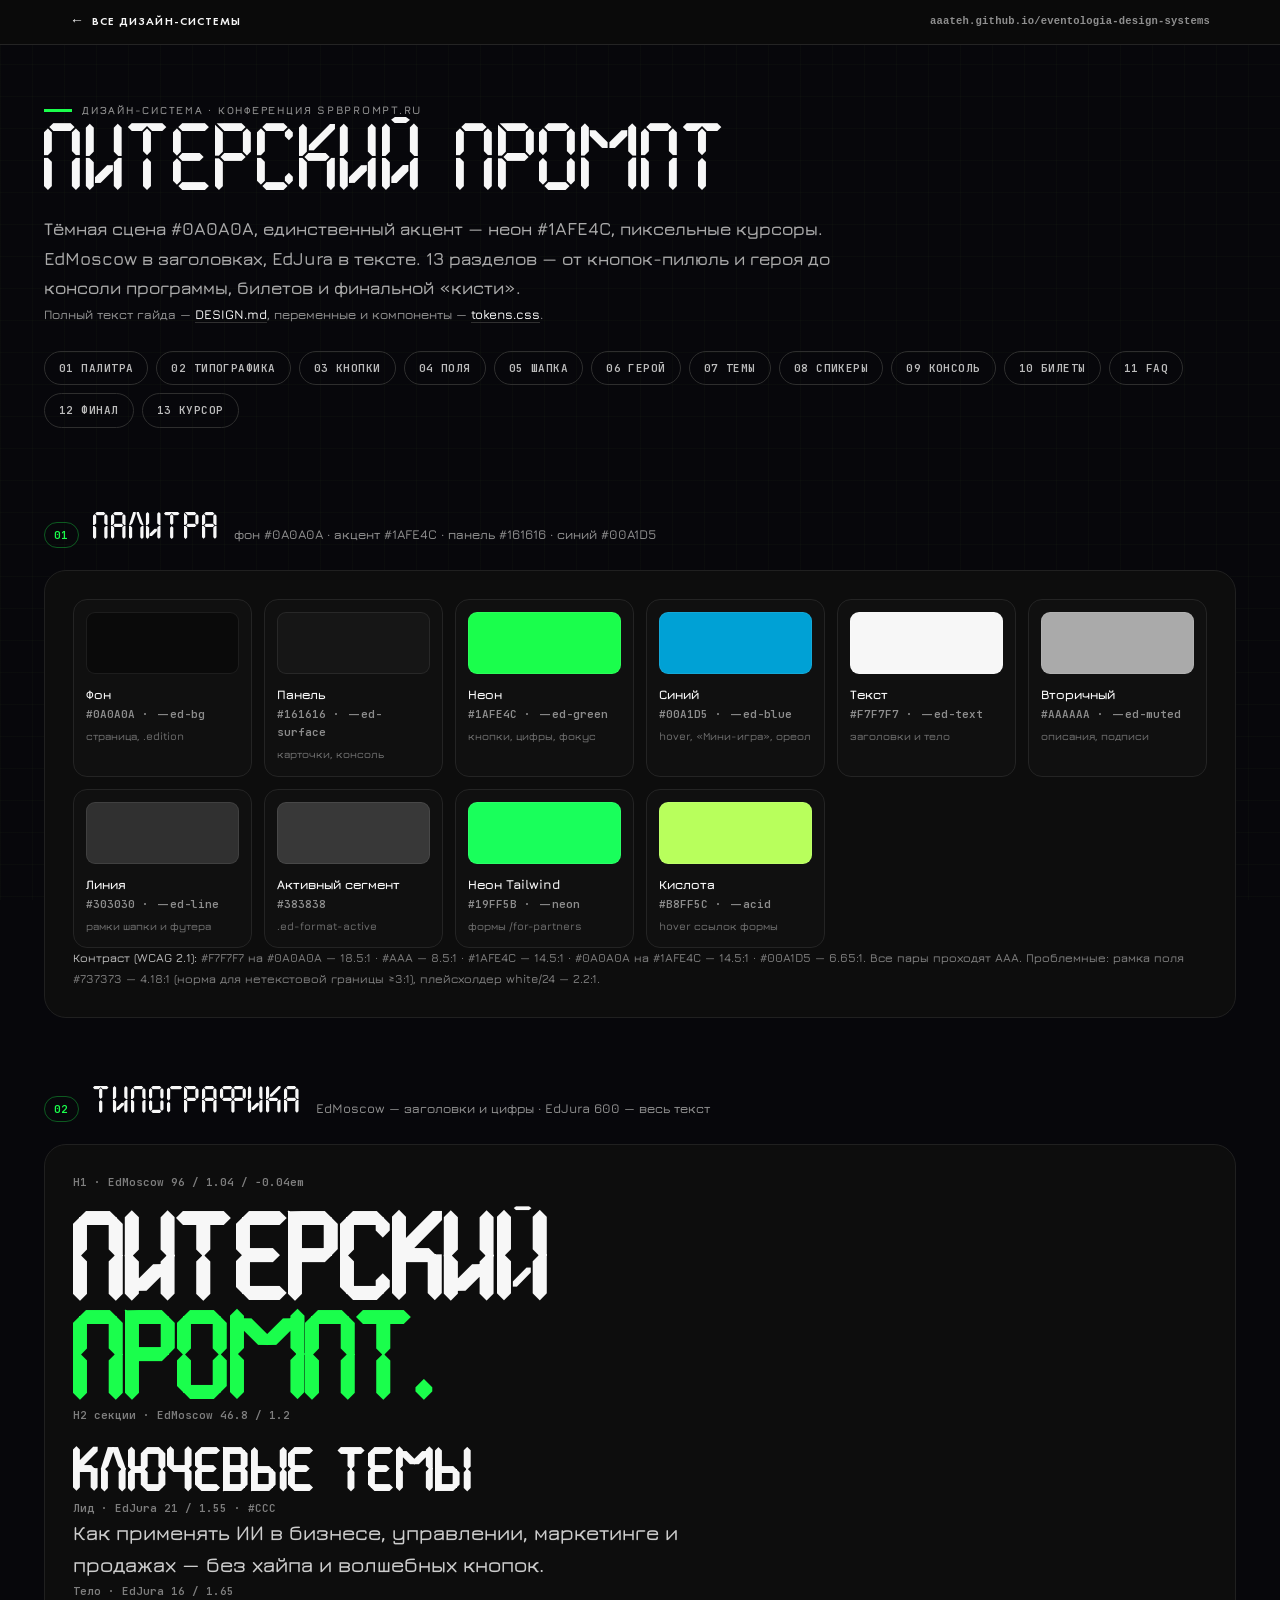
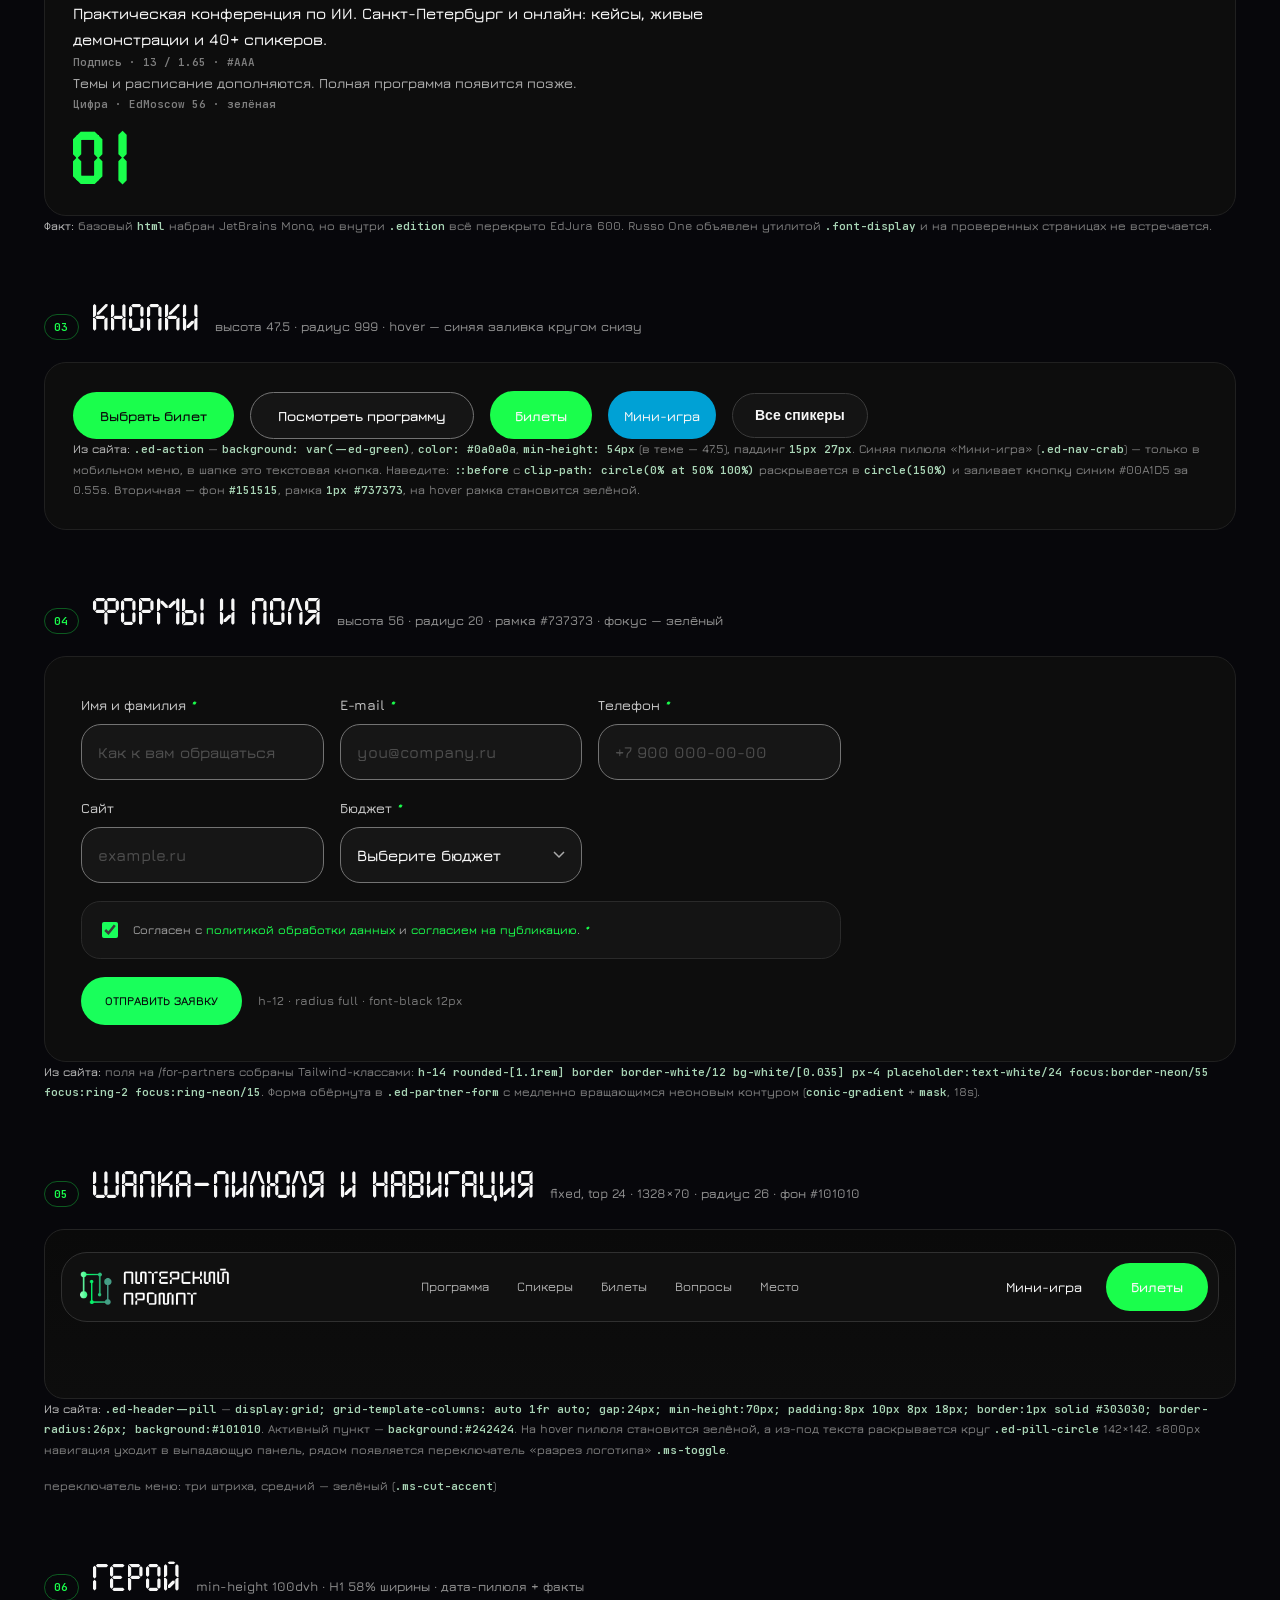
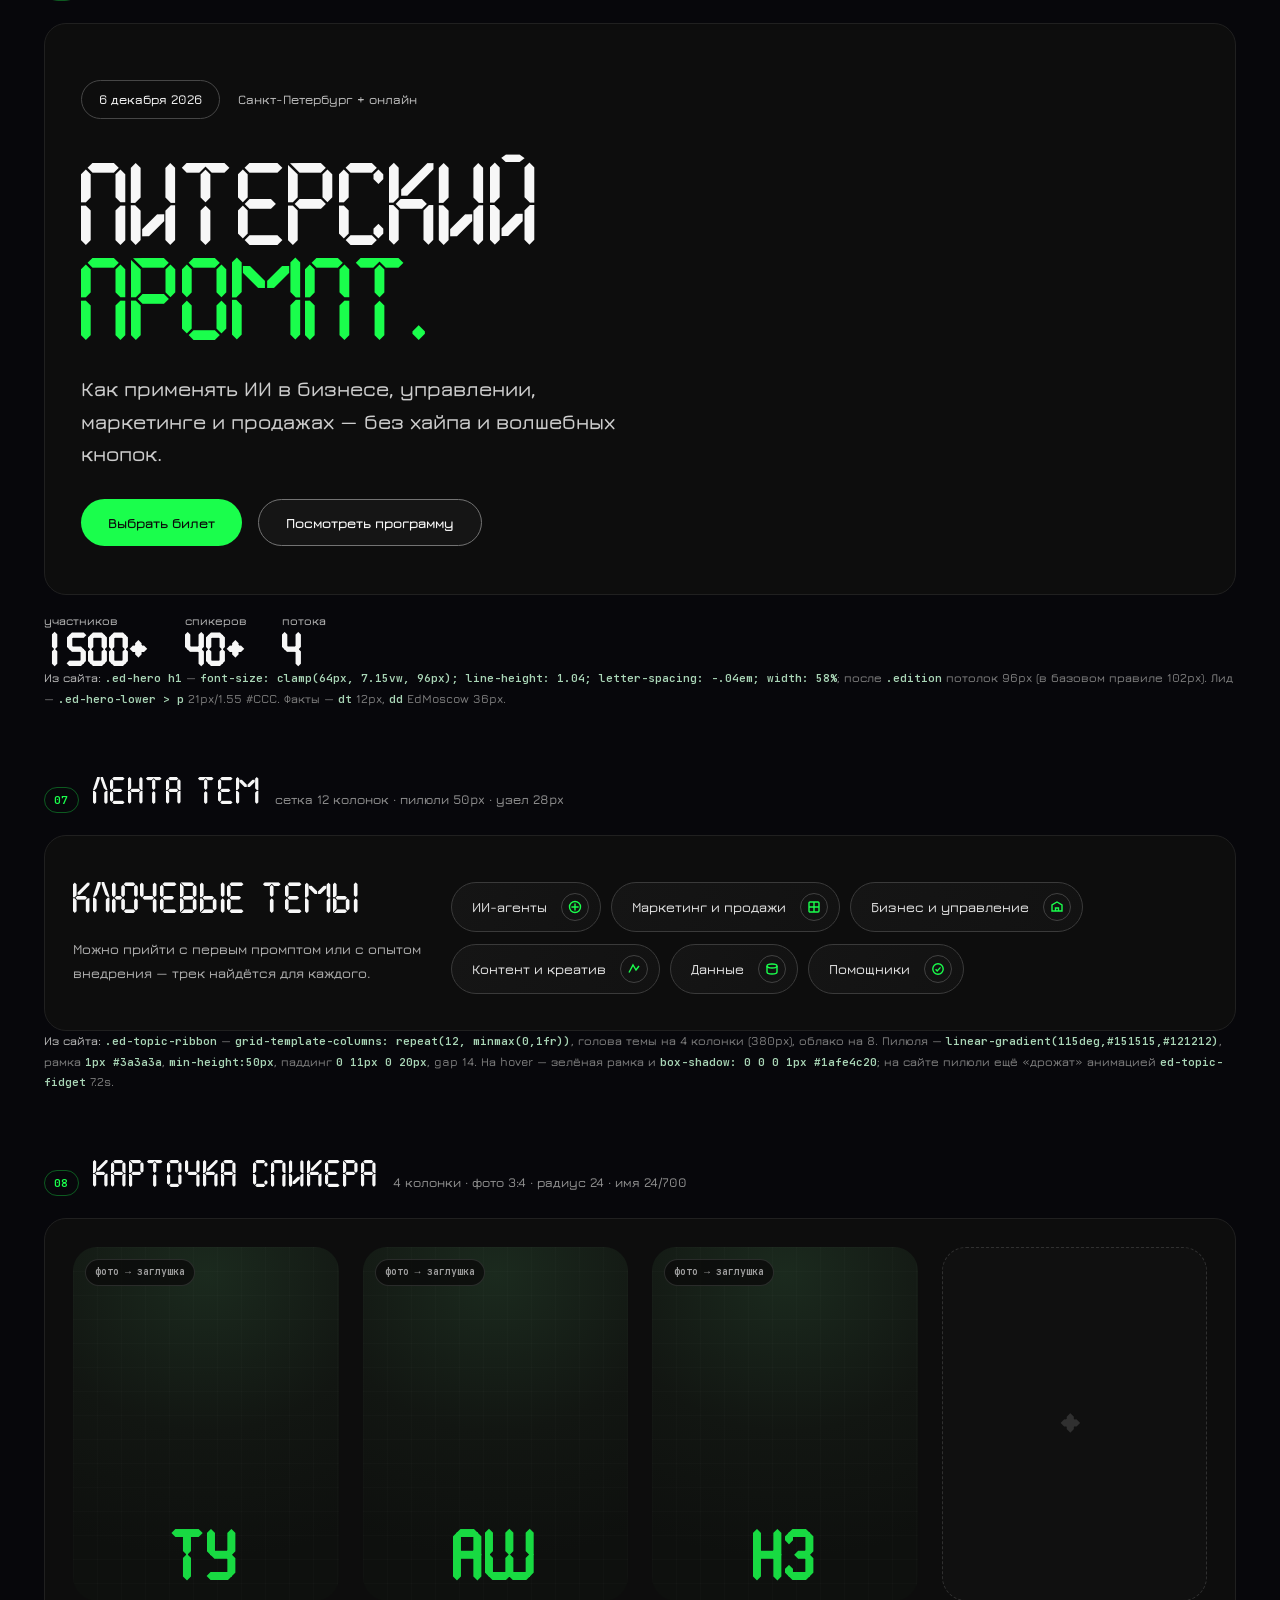
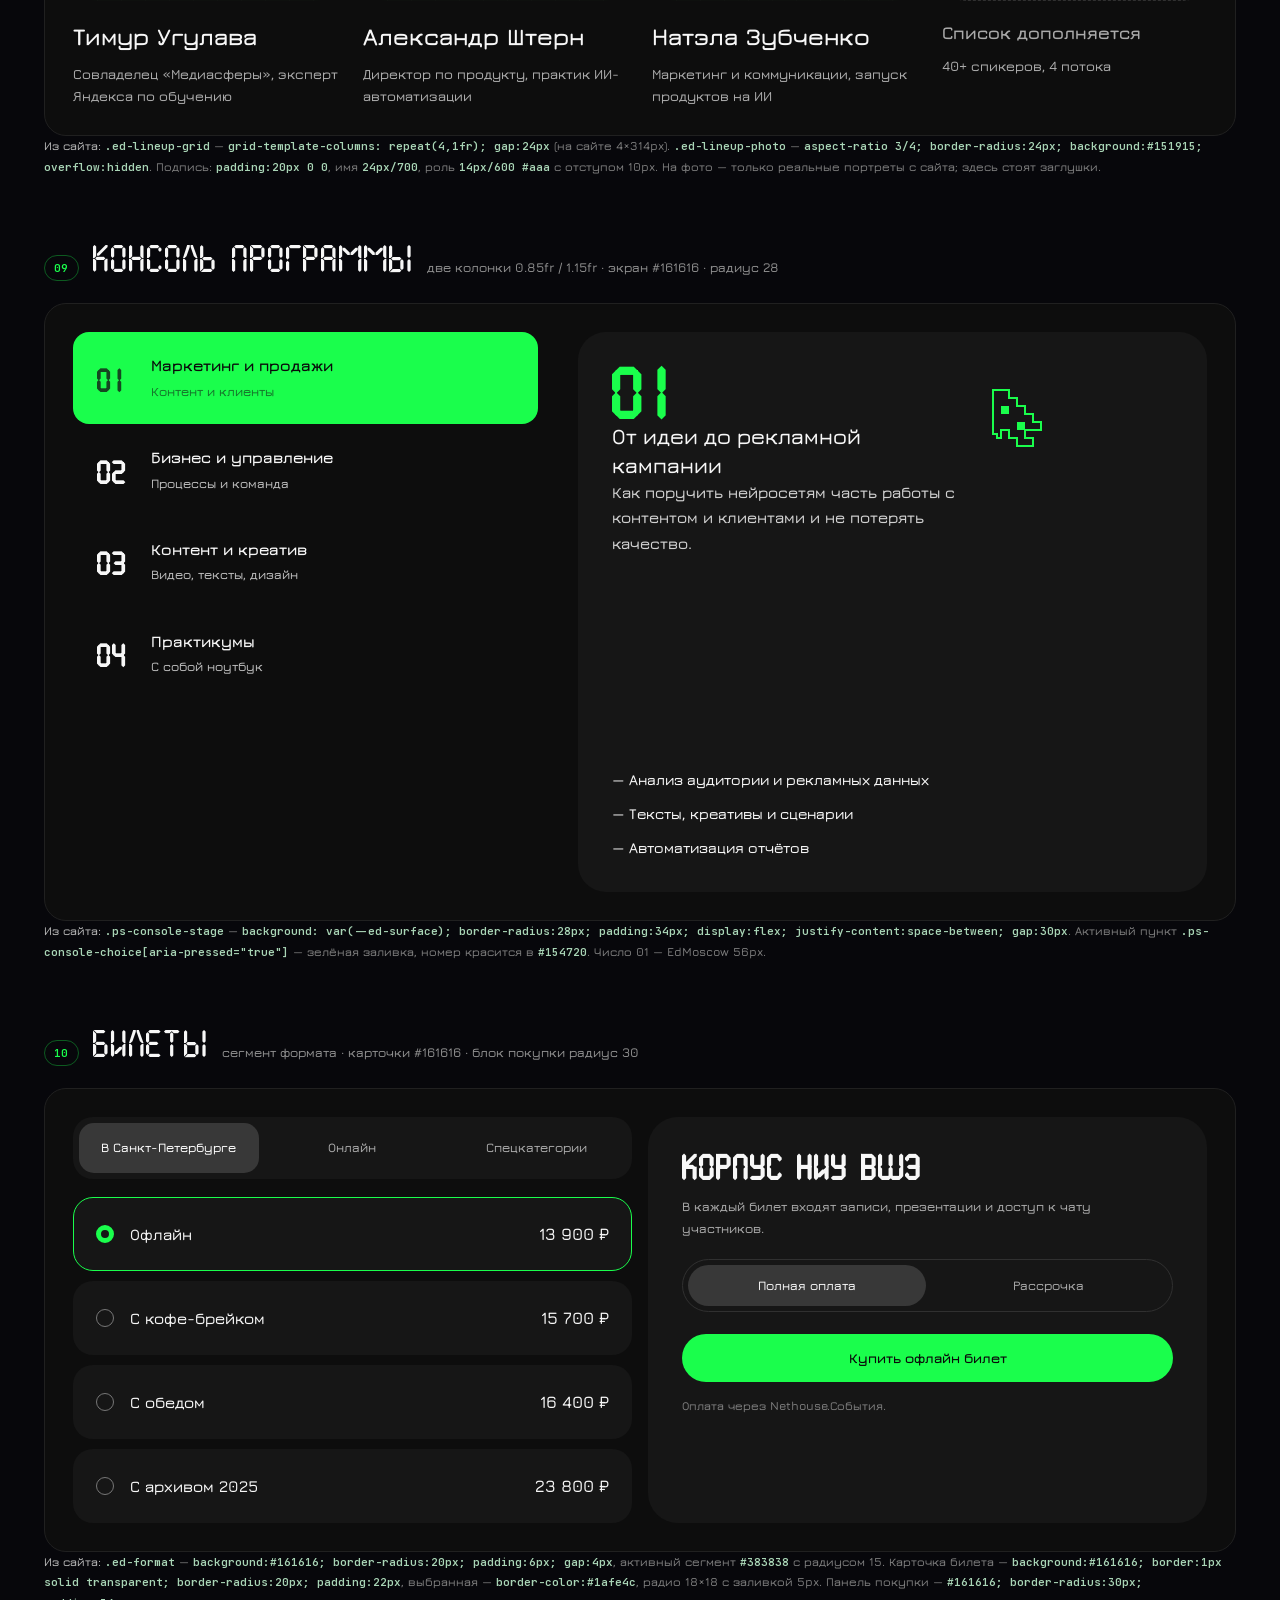
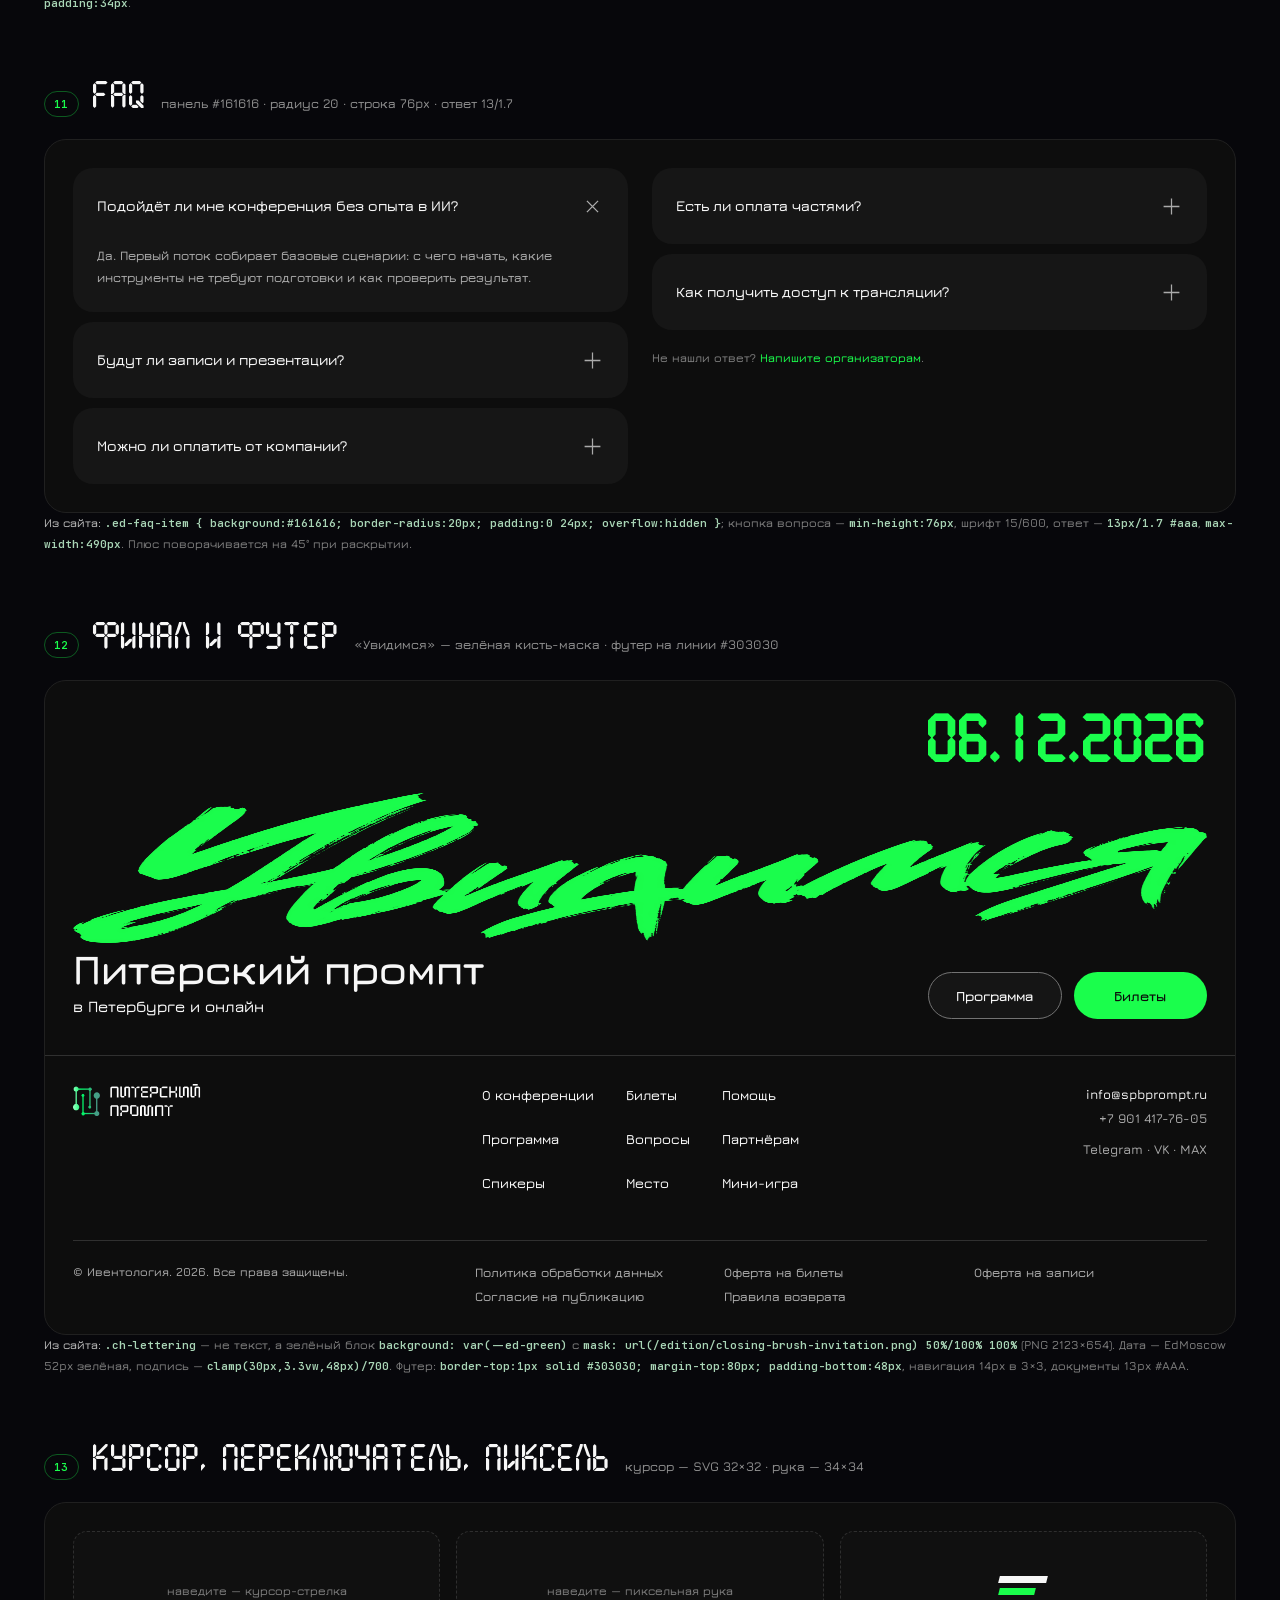
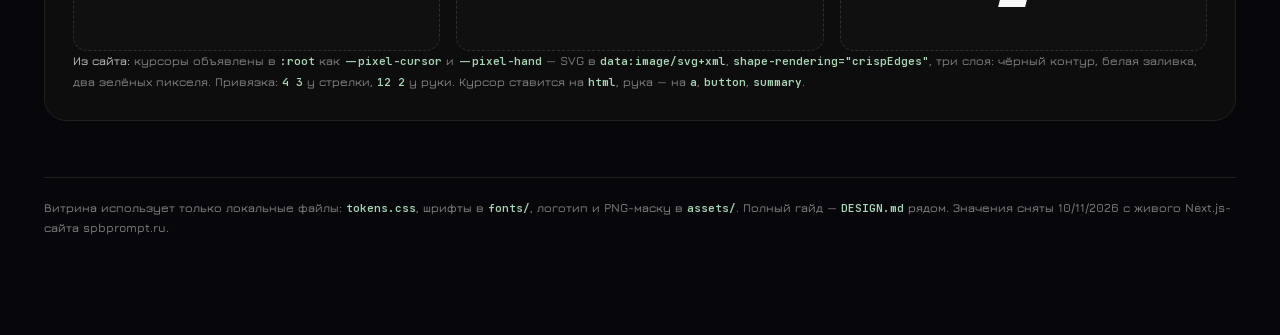
<file: docs/spbprompt-ru/index.html>
<!DOCTYPE html>
<html lang="ru-RU">
<head>
<meta charset="utf-8">
<meta name="viewport" content="width=device-width, initial-scale=1">
<title>Дизайн-система — spbprompt.ru («Питерский промпт»)</title>
<meta name="description" content="Дизайн-система spbprompt.ru: тёмная сцена, неон #1AFE4C, EdMoscow и EdJura, кнопки-пилюли, шапка, герой, консоль программы, билеты, FAQ и токены.">
<meta name="robots" content="index, follow">
<meta name="theme-color" content="#0A0A0A">
<link rel="canonical" href="https://aaateh.github.io/eventologia-design-systems/spbprompt-ru/">
<meta property="og:type" content="website">
<meta property="og:site_name" content="Каталог дизайн-систем">
<meta property="og:title" content="Дизайн-система spbprompt.ru — визуальный гайд">
<meta property="og:description" content="Тёмная сцена, неон, пиксельные курсоры, консоль программы, билеты и FAQ spbprompt.ru.">
<meta property="og:url" content="https://aaateh.github.io/eventologia-design-systems/spbprompt-ru/">
<meta property="og:image" content="https://aaateh.github.io/eventologia-design-systems/spbprompt-ru/og.png">
<meta property="og:image:type" content="image/png">
<meta property="og:image:width" content="1200">
<meta property="og:image:height" content="630">
<meta property="og:locale" content="ru_RU">
<meta name="twitter:card" content="summary_large_image">
<meta name="twitter:title" content="Дизайн-система spbprompt.ru">
<meta name="twitter:description" content="Тёмная сцена, неон, типографика и компоненты spbprompt.ru.">
<meta name="twitter:image" content="https://aaateh.github.io/eventologia-design-systems/spbprompt-ru/og.png">
<link rel="icon" href="../assets/favicon.svg" type="image/svg+xml">
<link rel="icon" href="../assets/favicon.ico" sizes="16x16 32x32 48x48">
<link rel="icon" type="image/png" href="../assets/favicon-192.png" sizes="192x192">
<link rel="icon" type="image/png" href="../assets/favicon-96.png" sizes="96x96">
<link rel="icon" type="image/png" href="../assets/favicon-48.png" sizes="48x48">
<link rel="apple-touch-icon" href="../assets/apple-touch-icon.png">
<link rel="stylesheet" href="tokens.css">
<link rel="stylesheet" href="../assets/dsbar.css">
<style>
/* ===== каркас витрины (.pv-*) — это не сайт, а «подложка» для компонентов ===== */
* { box-sizing: border-box; }
html, body { margin: 0; overflow-x: clip; }
body.edition {
    background-color: #07070b;
    background-image:
        linear-gradient(rgba(184, 255, 92, .02) 1px, transparent 1px),
        linear-gradient(90deg, rgba(184, 255, 92, .02) 1px, transparent 1px);
    background-size: 32px 32px;
    background-attachment: fixed;
}
body {
    color: #f5f7fa;
    font-family: "EdJura", system-ui, sans-serif;
    font-size: 16px;
    font-weight: 600;
    line-height: 1.65;
    -webkit-font-smoothing: antialiased;
}
a { color: inherit; }

.pv-shell { max-width: 1240px; margin: 0 auto; padding: 0 24px 96px; }

/* H1 героя в витрине — оформлен как h1 сайта, но на странице уже есть h1 гайда */
.pv-demo-h1 {
    margin: 0;
    font-family: "EdMoscow", sans-serif;
    font-size: clamp(64px, 7.15vw, 96px);
    font-weight: 400;
    line-height: 1.04;
    letter-spacing: -.04em;
    text-wrap: balance;
}
.pv-demo-h1 span { color: var(--ed-green); }

.pv-sec { padding-top: 64px; scroll-margin-top: 24px; }
.pv-head { display: flex; flex-wrap: wrap; align-items: baseline; gap: 8px 14px; margin-bottom: 22px; }
.pv-num {
    padding: 3px 9px;
    border: 1px solid #1afe4c55;
    border-radius: 999px;
    color: #1afe4c;
    font-family: "JetBrains Mono", monospace;
    font-size: 11px;
    letter-spacing: .04em;
}
.pv-head h2 {
    margin: 0;
    font-family: "EdMoscow", sans-serif;
    font-size: clamp(22px, 2.4vw, 30px);
    font-weight: 400;
    line-height: 1.2;
}
.pv-head p { margin: 0; color: #8f8f8f; font-size: 13px; }

.pv-stage {
    padding: 28px;
    background: #0d0d0d;
    border: 1px solid #202020;
    border-radius: 22px;
}
.pv-stage--pad { padding: 36px; }
.ed-format .pv-tab { position: relative; }
.pv-row { display: flex; flex-wrap: wrap; gap: 16px; align-items: center; }
.pv-grid { display: grid; gap: 16px; }
.pv-note {
    margin: 14px 0 0;
    color: #7e7e7e;
    font-size: 12px;
    line-height: 1.7;
}
.pv-note b { color: #b9b9b9; font-weight: 600; }
.pv-note code { font-family: "JetBrains Mono", monospace; font-size: 11px; color: #a9d5b6; }

/* палитра */
.pv-swatches { display: grid; grid-template-columns: repeat(auto-fill, minmax(168px, 1fr)); gap: 12px; }
.pv-swatch {
    padding: 12px;
    background: #101010;
    border: 1px solid #242424;
    border-radius: 14px;
}
.pv-chip { height: 62px; border-radius: 9px; border: 1px solid #ffffff14; }
.pv-swatch b { display: block; margin-top: 10px; font-size: 13px; }
.pv-swatch span { display: block; color: #8d8d8d; font-family: "JetBrains Mono", monospace; font-size: 11px; }
.pv-swatch em { display: block; margin-top: 4px; color: #6f6f6f; font-size: 11px; font-style: normal; }

/* типографика */
.pv-type > * + * { margin-top: 18px; }
.pv-type .pv-tag { color: #7e7e7e; font-family: "JetBrains Mono", monospace; font-size: 11px; }
.pv-h1 { font-family: "EdMoscow", sans-serif; font-size: clamp(46px, 7.4vw, 96px); line-height: 1.04; letter-spacing: -.04em; }
.pv-h1 span { color: #1afe4c; }
.pv-h2 { font-family: "EdMoscow", sans-serif; font-size: 46.8px; line-height: 1.2; }
.pv-lead { max-width: 620px; color: #ccc; font-size: 21px; line-height: 1.55; }
.pv-body { max-width: 640px; color: #f7f7f7; font-size: 16px; line-height: 1.65; }
.pv-muted { max-width: 640px; color: #aaa; font-size: 14px; line-height: 1.7; }
.pv-num-big { font-family: "EdMoscow", sans-serif; font-size: 56px; line-height: 1; color: #1afe4c; }

/* карточки спикеров: фото-заглушка */
.pv-speakers { display: grid; grid-template-columns: repeat(auto-fit, minmax(200px, 1fr)); gap: 24px; }
.pv-portrait {
    position: relative;
    aspect-ratio: 3 / 4;
    border-radius: 24px;
    overflow: hidden;
    background:
        radial-gradient(120% 80% at 50% 8%, #1b2a1e 0%, #121612 55%, #0e100e 100%),
        #151915;
    display: grid;
    place-items: end center;
}
.pv-portrait::before {
    content: "";
    position: absolute;
    inset: 0;
    background-image:
        linear-gradient(#ffffff08 1px, transparent 1px),
        linear-gradient(90deg, #ffffff08 1px, transparent 1px);
    background-size: 24px 24px;
    opacity: .5;
}
.pv-portrait__initials {
    position: relative;
    margin-bottom: 18px;
    font-family: "EdMoscow", sans-serif;
    font-size: 54px;
    line-height: 1;
    color: #1afe4c;
    opacity: .85;
}
.pv-portrait__tag {
    position: absolute;
    left: 12px;
    top: 12px;
    padding: 4px 9px;
    border: 1px solid #ffffff1f;
    border-radius: 999px;
    background: #0a0a0acc;
    color: #9d9d9d;
    font-family: "JetBrains Mono", monospace;
    font-size: 10px;
}

/* «рамка браузера» для шапки */
.pv-frame {
    position: relative;
    height: 170px;
    border: 1px solid #232323;
    border-radius: 20px;
    overflow: hidden;
    background: linear-gradient(#0a0a0a, #0d0d0d);
}
.pv-frame .ed-header {
    position: absolute;
    top: 22px;
    width: calc(100% - 32px);
    max-width: none;
}

/* курсор */
.pv-cursor-box {
    display: grid;
    place-items: center;
    height: 120px;
    border: 1px dashed #2e2e2e;
    border-radius: 14px;
    background: #101010;
    cursor: var(--pixel-cursor);
    color: #7e7e7e;
    font-size: 12px;
}
.pv-cursor-box--hand { cursor: var(--pixel-hand); }

/* переключатель-«разрез» */
.pv-cut {
    display: inline-flex;
    flex-direction: column;
    gap: 5px;
    justify-content: center;
    width: 48px;
    height: 48px;
    cursor: var(--pixel-hand);
}
.pv-cut i { display: block; height: 7px; background: #f7f7f7; transform: skewX(-14deg); }
.pv-cut i:nth-child(2) { background: #1afe4c; width: 74%; }
.pv-cut i:nth-child(3) { width: 56%; }

/* мелочи */
.pv-kbd {
    padding: 2px 6px;
    border: 1px solid #303030;
    border-radius: 5px;
    background: #161616;
    font-family: "JetBrains Mono", monospace;
    font-size: 11px;
    color: #cfcfcf;
}
.pv-facts { display: flex; flex-wrap: wrap; gap: 32px; }
.pv-consoles { display: grid; gap: 20px; }
@media (max-width: 800px) {
    .pv-shell { padding: 0 16px 72px; }
    .pv-stage { padding: 18px; }
    .pv-stage--pad { padding: 20px; }
    .pv-h2 { font-size: 30px; }
    .pv-lead { font-size: 18px; }
    .pv-num-big { font-size: 40px; }
    .pv-frame { height: 210px; }
    .pv-frame .ed-header { top: 12px; width: calc(100% - 16px); }
}
@media (max-width: 520px) {
    .pv-swatches { grid-template-columns: repeat(2, minmax(0, 1fr)); }
}

/* --- полоса каталога на тёмной сцене --- */
.dsbar {
    --dsbar-bg: #0A0A0A;
    --dsbar-line: #242424;
    --dsbar-ink: #F7F7F7;
    --dsbar-muted: #8F8F8F;
    --dsbar-accent: #1AFE4C;
}

/* --- шапка гайда каталога --- */
.pv-intro { padding: 56px 0 12px; }
.pv-eyebrow {
    display: flex;
    align-items: center;
    gap: 10px;
    margin: 0 0 16px;
    font-size: 11px;
    font-weight: 700;
    letter-spacing: .16em;
    text-transform: uppercase;
    color: #8f8f8f;
}
.pv-eyebrow i { display: block; width: 28px; height: 3px; background: var(--ed-green); }
.pv-intro h1 {
    margin: 0 0 18px;
    font-family: "EdMoscow", sans-serif;
    font-weight: 400;
    font-size: clamp(38px, 6.2vw, 74px);
    line-height: 1.04;
    letter-spacing: -.03em;
}
.pv-intro__lead {
    margin: 0 0 14px;
    max-width: 790px;
    color: #aaa;
    font-size: 18px;
    line-height: 1.65;
}
.pv-intro__links { margin: 0; font-size: 13px; line-height: 1.7; color: #8f8f8f; }
.pv-intro__links a { color: #f7f7f7; border-bottom: 1px solid #303030; }
.pv-intro__links a:hover { color: var(--ed-green); border-bottom-color: var(--ed-green); }
.pv-toc { display: flex; flex-wrap: wrap; gap: 8px; margin: 26px 0 4px; padding: 0; }
.pv-toc a {
    display: inline-block;
    padding: 7px 14px;
    border: 1px solid #2e2e2e;
    border-radius: 999px;
    font-family: "JetBrains Mono", monospace;
    font-size: 11px;
    letter-spacing: .04em;
    text-transform: uppercase;
    text-decoration: none;
    color: #bcbcbc;
    transition: border-color .2s, color .2s;
}
.pv-toc a:hover, .pv-toc a:focus-visible {
    border-color: var(--ed-green);
    color: var(--ed-green);
    outline: none;
}
@media (max-width: 800px) {
    .pv-intro { padding: 36px 0 10px; }
    .pv-intro__lead { font-size: 16px; }
}
</style>
</head>
<body class="edition">

<nav class="dsbar" aria-label="Каталог дизайн-систем">
    <div class="dsbar__in">
        <a class="dsbar__back" href="../"><span aria-hidden="true">←</span> Все дизайн-системы</a>
        <span class="dsbar__meta">aaateh.github.io/eventologia-design-systems</span>
    </div>
</nav>

<div class="pv-shell">

    <section class="pv-intro">
        <p class="pv-eyebrow"><i aria-hidden="true"></i>Дизайн-система · конференция spbprompt.ru</p>
        <h1>Питерский промпт</h1>
        <p class="pv-intro__lead">Тёмная сцена #0A0A0A, единственный акцент — неон #1AFE4C, пиксельные курсоры. EdMoscow в заголовках, EdJura в тексте. 13 разделов — от кнопок-пилюль и героя до консоли программы, билетов и финальной «кисти».</p>
        <p class="pv-intro__links">Полный текст гайда — <a href="DESIGN.md">DESIGN.md</a>, переменные и компоненты — <a href="tokens.css">tokens.css</a>.</p>
        <nav class="pv-toc" aria-label="Разделы гайда">
            <a href="#s1">01 Палитра</a>
            <a href="#s2">02 Типографика</a>
            <a href="#s3">03 Кнопки</a>
            <a href="#s4">04 Поля</a>
            <a href="#s5">05 Шапка</a>
            <a href="#s6">06 Герой</a>
            <a href="#s7">07 Темы</a>
            <a href="#s8">08 Спикеры</a>
            <a href="#s9">09 Консоль</a>
            <a href="#s10">10 Билеты</a>
            <a href="#s11">11 FAQ</a>
            <a href="#s12">12 Финал</a>
            <a href="#s13">13 Курсор</a>
        </nav>
    </section>

    <!-- 1 -->
    <section class="pv-sec" id="s1">
        <div class="pv-head"><span class="pv-num">01</span><h2>Палитра</h2><p>фон #0A0A0A · акцент #1AFE4C · панель #161616 · синий #00A1D5</p></div>
        <div class="pv-stage">
            <div class="pv-swatches">
                <div class="pv-swatch"><div class="pv-chip" style="background:#0a0a0a"></div><b>Фон</b><span>#0A0A0A · --ed-bg</span><em>страница, .edition</em></div>
                <div class="pv-swatch"><div class="pv-chip" style="background:#161616"></div><b>Панель</b><span>#161616 · --ed-surface</span><em>карточки, консоль</em></div>
                <div class="pv-swatch"><div class="pv-chip" style="background:#1afe4c"></div><b>Неон</b><span>#1AFE4C · --ed-green</span><em>кнопки, цифры, фокус</em></div>
                <div class="pv-swatch"><div class="pv-chip" style="background:#00a1d5"></div><b>Синий</b><span>#00A1D5 · --ed-blue</span><em>hover, «Мини-игра», ореол</em></div>
                <div class="pv-swatch"><div class="pv-chip" style="background:#f7f7f7"></div><b>Текст</b><span>#F7F7F7 · --ed-text</span><em>заголовки и тело</em></div>
                <div class="pv-swatch"><div class="pv-chip" style="background:#aaa"></div><b>Вторичный</b><span>#AAAAAA · --ed-muted</span><em>описания, подписи</em></div>
                <div class="pv-swatch"><div class="pv-chip" style="background:#303030"></div><b>Линия</b><span>#303030 · --ed-line</span><em>рамки шапки и футера</em></div>
                <div class="pv-swatch"><div class="pv-chip" style="background:#383838"></div><b>Активный сегмент</b><span>#383838</span><em>.ed-format-active</em></div>
                <div class="pv-swatch"><div class="pv-chip" style="background:#19ff5b"></div><b>Неон Tailwind</b><span>#19FF5B · --neon</span><em>формы /for-partners</em></div>
                <div class="pv-swatch"><div class="pv-chip" style="background:#b8ff5c"></div><b>Кислота</b><span>#B8FF5C · --acid</span><em>hover ссылок формы</em></div>
            </div>
            <p class="pv-note"><b>Контраст (WCAG 2.1):</b> #F7F7F7 на #0A0A0A — 18.5:1 · #AAA — 8.5:1 · #1AFE4C — 14.5:1 · #0A0A0A на #1AFE4C — 14.5:1 · #00A1D5 — 6.65:1. Все пары проходят AAA. Проблемные: рамка поля #737373 — 4.18:1 (норма для нетекстовой границы ≥3:1), плейсхолдер white/24 — 2.2:1.</p>
        </div>
    </section>

    <!-- 2 -->
    <section class="pv-sec" id="s2">
        <div class="pv-head"><span class="pv-num">02</span><h2>Типографика</h2><p>EdMoscow — заголовки и цифры · EdJura 600 — весь текст</p></div>
        <div class="pv-stage pv-type">
            <p class="pv-tag">H1 · EdMoscow 96 / 1.04 / −0.04em</p>
            <div class="pv-h1">Питерский<br><span>промпт.</span></div>
            <p class="pv-tag">H2 секции · EdMoscow 46.8 / 1.2</p>
            <div class="pv-h2">Ключевые темы</div>
            <p class="pv-tag">Лид · EdJura 21 / 1.55 · #CCC</p>
            <p class="pv-lead">Как применять ИИ в бизнесе, управлении, маркетинге и продажах — без хайпа и волшебных кнопок.</p>
            <p class="pv-tag">Тело · EdJura 16 / 1.65</p>
            <p class="pv-body">Практическая конференция по ИИ. Санкт-Петербург и онлайн: кейсы, живые демонстрации и 40+ спикеров.</p>
            <p class="pv-tag">Подпись · 13 / 1.65 · #AAA</p>
            <p class="pv-muted">Темы и расписание дополняются. Полная программа появится позже.</p>
            <p class="pv-tag">Цифра · EdMoscow 56 · зелёная</p>
            <div class="pv-num-big">01</div>
        </div>
        <p class="pv-note"><b>Факт:</b> базовый <code>html</code> набран JetBrains Mono, но внутри <code>.edition</code> всё перекрыто EdJura 600. Russo One объявлен утилитой <code>.font-display</code> и на проверенных страницах не встречается.</p>
    </section>

    <!-- 3 -->
    <section class="pv-sec" id="s3">
        <div class="pv-head"><span class="pv-num">03</span><h2>Кнопки</h2><p>высота 47.5 · радиус 999 · hover — синяя заливка кругом снизу</p></div>
        <div class="pv-stage">
            <div class="pv-row">
                <a class="ed-action" href="#s10">Выбрать билет</a>
                <a class="ed-action ed-action--secondary" href="#s6">Посмотреть программу</a>
                <a class="ed-header-ticket" href="#s10" style="width:auto">Билеты</a>
                <a class="ed-nav-crab" href="#s13">Мини-игра</a>
                <button class="ed-lineup-toggle" type="button">Все спикеры</button>
            </div>
            <p class="pv-note"><b>Из сайта:</b> <code>.ed-action</code> — <code>background: var(--ed-green)</code>, <code>color: #0a0a0a</code>, <code>min-height: 54px</code> (в теме — 47.5), паддинг <code>15px 27px</code>. Синяя пилюля «Мини-игра» (<code>.ed-nav-crab</code>) — только в мобильном меню, в шапке это текстовая кнопка. Наведите: <code>::before</code> с <code>clip-path: circle(0% at 50% 100%)</code> раскрывается в <code>circle(150%)</code> и заливает кнопку синим #00A1D5 за 0.55s. Вторичная — фон <code>#151515</code>, рамка <code>1px #737373</code>, на hover рамка становится зелёной.</p>
        </div>
    </section>

    <!-- 4 -->
    <section class="pv-sec" id="s4">
        <div class="pv-head"><span class="pv-num">04</span><h2>Формы и поля</h2><p>высота 56 · радиус 20 · рамка #737373 · фокус — зелёный</p></div>
        <div class="pv-stage pv-stage--pad">
            <div class="pv-grid" style="grid-template-columns: repeat(auto-fit, minmax(240px, 1fr)); max-width: 760px">
                <label class="ed-field"><span>Имя и фамилия <i class="ed-field-required">*</i></span><input class="ed-input" id="pv-name" name="name" type="text" autocomplete="name" placeholder="Как к вам обращаться"></label>
                <label class="ed-field"><span>E-mail <i class="ed-field-required">*</i></span><input class="ed-input" id="pv-email" name="email" type="email" autocomplete="email" placeholder="you@company.ru"></label>
                <label class="ed-field"><span>Телефон <i class="ed-field-required">*</i></span><input class="ed-input" id="pv-phone" name="phone" type="tel" autocomplete="tel" placeholder="+7 900 000-00-00"></label>
                <label class="ed-field"><span>Сайт</span><input class="ed-input" id="pv-site" name="site" type="text" placeholder="example.ru"></label>
                <label class="ed-field"><span>Бюджет <i class="ed-field-required">*</i></span>
                    <select class="ed-input ed-partner-budget" id="pv-budget" name="budget">
                        <option>Выберите бюджет</option>
                        <option>До 200 000 ₽</option>
                        <option>200 000–350 000 ₽</option>
                        <option>350 000–700 000 ₽</option>
                        <option>700 000–1 000 000 ₽</option>
                        <option>Более 1 000 000 ₽</option>
                        <option>Бартер / услуги</option>
                    </select>
                </label>
            </div>
            <label class="ed-consent" style="margin-top:18px; max-width:760px">
                <input type="checkbox" id="pv-consent" name="consent" checked>
                <span>Согласен с <a href="#s12" style="color:#1afe4c">политикой обработки данных</a> и <a href="#s12" style="color:#1afe4c">согласием на публикацию</a>. <i class="ed-field-required">*</i></span>
            </label>
            <div class="pv-row" style="margin-top:18px">
                <button class="ed-submit" type="button">ОТПРАВИТЬ ЗАЯВКУ</button>
                <span class="pv-note" style="margin:0">h-12 · radius full · font-black 12px</span>
            </div>
        </div>
        <p class="pv-note"><b>Из сайта:</b> поля на /for-partners собраны Tailwind-классами: <code>h-14 rounded-[1.1rem] border border-white/12 bg-white/[0.035] px-4 placeholder:text-white/24 focus:border-neon/55 focus:ring-2 focus:ring-neon/15</code>. Форма обёрнута в <code>.ed-partner-form</code> с медленно вращающимся неоновым контуром (<code>conic-gradient</code> + <code>mask</code>, 18s).</p>
    </section>

    <!-- 5 -->
    <section class="pv-sec" id="s5">
        <div class="pv-head"><span class="pv-num">05</span><h2>Шапка-пилюля и навигация</h2><p>fixed, top 24 · 1328×70 · радиус 26 · фон #101010</p></div>
        <div class="pv-frame">
            <header class="ed-header ed-header--pill">
                <a class="ed-brand" href="#s6" aria-label="Питерский промпт"><img class="ed-brand-logo" src="assets/brand-logo.png" alt="Питерский промпт"></a>
                <nav class="ed-top-nav" aria-label="Основная навигация">
                    <a class="ed-nav-pill" href="#s6">Программа</a>
                    <a class="ed-nav-pill" href="#s8">Спикеры</a>
                    <a class="ed-nav-pill" href="#s10">Билеты</a>
                    <a class="ed-nav-pill" href="#s11">Вопросы</a>
                    <a class="ed-nav-pill" href="#s12">Место</a>
                </nav>
                <div class="ed-header-actions">
                    <button class="ed-minigame-trigger" type="button" aria-haspopup="dialog">Мини-игра</button>
                    <a class="ed-header-ticket" href="#s10">Билеты</a>
                </div>
            </header>
        </div>
        <p class="pv-note"><b>Из сайта:</b> <code>.ed-header--pill</code> — <code>display:grid; grid-template-columns: auto 1fr auto; gap:24px; min-height:70px; padding:8px 10px 8px 18px; border:1px solid #303030; border-radius:26px; background:#101010</code>. Активный пункт — <code>background:#242424</code>. На hover пилюля становится зелёной, а из-под текста раскрывается круг <code>.ed-pill-circle</code> 142×142. ≤800px навигация уходит в выпадающую панель, рядом появляется переключатель «разрез логотипа» <code>.ms-toggle</code>.</p>
        <div class="pv-row" style="margin-top:16px">
            <button class="ms-toggle" type="button" aria-label="Меню">
                <svg width="30" height="30" viewBox="0 0 30 30" aria-hidden="true" fill="none" stroke="currentColor" stroke-width="3">
                    <path class="ms-cut-upper" d="M4 9h22"></path>
                    <path class="ms-cut-accent" d="M4 15h16"></path>
                    <path class="ms-cut-lower" d="M4 21h11"></path>
                </svg>
            </button>
            <span class="pv-note" style="margin:0">переключатель меню: три штриха, средний — зелёный (<code>.ms-cut-accent</code>)</span>
        </div>
    </section>

    <!-- 6 -->
    <section class="pv-sec" id="s6">
        <div class="pv-head"><span class="pv-num">06</span><h2>Герой</h2><p>min-height 100dvh · H1 58% ширины · дата-пилюля + факты</p></div>
        <div class="pv-stage" style="padding:0; overflow:hidden">
            <div class="ed-hero" style="min-height:0; padding:56px 36px 48px; border-bottom:0">
                <div class="ed-hero-content">
                    <div class="ed-event-line">
                        <span class="ed-date-pill">6 декабря 2026</span>
                        <span>Санкт-Петербург + онлайн</span>
                    </div>
                    <p class="pv-demo-h1" style="width:100%">Питерский<br><span>промпт.</span></p>
                    <div class="ed-hero-lower">
                        <p>Как применять ИИ в бизнесе, управлении, маркетинге и продажах — без хайпа и волшебных кнопок.</p>
                    </div>
                    <div class="ed-hero-actions">
                        <a class="ed-action" href="#s10">Выбрать билет</a>
                        <a class="ed-action ed-action--secondary" href="#s9">Посмотреть программу</a>
                    </div>
                </div>
            </div>
        </div>
        <div class="pv-row" style="margin-top:18px">
            <dl class="ed-hero-facts" style="margin:0">
                <div><dt>участников</dt><dd>1500+</dd></div>
                <div><dt>спикеров</dt><dd>40+</dd></div>
                <div><dt>потока</dt><dd>4</dd></div>
            </dl>
        </div>
        <p class="pv-note"><b>Из сайта:</b> <code>.ed-hero h1</code> — <code>font-size: clamp(64px, 7.15vw, 96px); line-height: 1.04; letter-spacing: -.04em; width: 58%</code>; после <code>.edition</code> потолок 96px (в базовом правиле 102px). Лид — <code>.ed-hero-lower &gt; p</code> 21px/1.55 #CCC. Факты — <code>dt</code> 12px, <code>dd</code> EdMoscow 36px.</p>
    </section>

    <!-- 7 -->
    <section class="pv-sec" id="s7">
        <div class="pv-head"><span class="pv-num">07</span><h2>Лента тем</h2><p>сетка 12 колонок · пилюли 50px · узел 28px</p></div>
        <div class="pv-stage">
            <div class="ed-topic-ribbon">
                <div class="ed-topic-head">
                    <h2 class="ed-heading ed-topic-heading" style="font-size:34px">Ключевые темы</h2>
                    <p class="pv-muted" style="margin:0">Можно прийти с первым промптом или с опытом внедрения — трек найдётся для каждого.</p>
                </div>
                <div class="ed-topic-cloud">
                    <span class="ed-topic-pill"><span class="ed-topic-pill-label">ИИ-агенты</span><span class="ed-topic-node"><svg width="14" height="14" viewBox="0 0 14 14" fill="none" stroke="currentColor" stroke-width="1.4"><circle cx="7" cy="7" r="5.5"></circle><path d="M7 3.4v7.2M3.4 7h7.2"></path></svg></span></span>
                    <span class="ed-topic-pill"><span class="ed-topic-pill-label">Маркетинг и продажи</span><span class="ed-topic-node"><svg width="14" height="14" viewBox="0 0 14 14" fill="none" stroke="currentColor" stroke-width="1.4"><rect x="2" y="2" width="10" height="10" rx="1"></rect><path d="M2 7h10M7 2v10"></path></svg></span></span>
                    <span class="ed-topic-pill"><span class="ed-topic-pill-label">Бизнес и управление</span><span class="ed-topic-node"><svg width="14" height="14" viewBox="0 0 14 14" fill="none" stroke="currentColor" stroke-width="1.4"><path d="M2 11V5l5-3 5 3v6z"></path><path d="M5.5 11V8h3v3"></path></svg></span></span>
                    <span class="ed-topic-pill"><span class="ed-topic-pill-label">Контент и креатив</span><span class="ed-topic-node"><svg width="14" height="14" viewBox="0 0 14 14" fill="none" stroke="currentColor" stroke-width="1.4"><path d="M2 10.5 6 3l3 5 3-4"></path></svg></span></span>
                    <span class="ed-topic-pill"><span class="ed-topic-pill-label">Данные</span><span class="ed-topic-node"><svg width="14" height="14" viewBox="0 0 14 14" fill="none" stroke="currentColor" stroke-width="1.4"><ellipse cx="7" cy="4" rx="5" ry="2"></ellipse><path d="M2 4v6c0 1.1 2.2 2 5 2s5-.9 5-2V4"></path></svg></span></span>
                    <span class="ed-topic-pill"><span class="ed-topic-pill-label">Помощники</span><span class="ed-topic-node"><svg width="14" height="14" viewBox="0 0 14 14" fill="none" stroke="currentColor" stroke-width="1.4"><circle cx="7" cy="7" r="5.2"></circle><path d="M4.6 7.2 6.2 9l3.3-3.6"></path></svg></span></span>
                </div>
            </div>
        </div>
        <p class="pv-note"><b>Из сайта:</b> <code>.ed-topic-ribbon</code> — <code>grid-template-columns: repeat(12, minmax(0,1fr))</code>, голова темы на 4 колонки (380px), облако на 8. Пилюля — <code>linear-gradient(115deg,#151515,#121212)</code>, рамка <code>1px #3a3a3a</code>, <code>min-height:50px</code>, паддинг <code>0 11px 0 20px</code>, gap 14. На hover — зелёная рамка и <code>box-shadow: 0 0 0 1px #1afe4c20</code>; на сайте пилюли ещё «дрожат» анимацией <code>ed-topic-fidget</code> 7.2s.</p>
    </section>

    <!-- 8 -->
    <section class="pv-sec" id="s8">
        <div class="pv-head"><span class="pv-num">08</span><h2>Карточка спикера</h2><p>4 колонки · фото 3:4 · радиус 24 · имя 24/700</p></div>
        <div class="pv-stage">
            <div class="ed-lineup-grid">
                <article class="ed-lineup-speaker">
                    <div class="ed-lineup-photo pv-portrait"><span class="pv-portrait__tag">фото → заглушка</span><span class="pv-portrait__initials">ТУ</span></div>
                    <div class="ed-lineup-caption"><h3>Тимур Угулава</h3><p>Совладелец «Медиасферы», эксперт Яндекса по обучению</p></div>
                </article>
                <article class="ed-lineup-speaker">
                    <div class="ed-lineup-photo pv-portrait"><span class="pv-portrait__tag">фото → заглушка</span><span class="pv-portrait__initials">АШ</span></div>
                    <div class="ed-lineup-caption"><h3>Александр Штерн</h3><p>Директор по продукту, практик ИИ-автоматизации</p></div>
                </article>
                <article class="ed-lineup-speaker">
                    <div class="ed-lineup-photo pv-portrait"><span class="pv-portrait__tag">фото → заглушка</span><span class="pv-portrait__initials">НЗ</span></div>
                    <div class="ed-lineup-caption"><h3>Натэла Зубченко</h3><p>Маркетинг и коммуникации, запуск продуктов на ИИ</p></div>
                </article>
                <article class="ed-lineup-speaker" aria-label="Список спикеров дополняется">
                    <div class="ed-lineup-photo" style="display:grid;place-items:center;background:#101010;border:1px dashed #303030">
                        <span style="font-family:'EdMoscow',sans-serif;font-size:40px;color:#303030">+</span>
                    </div>
                    <div class="ed-lineup-caption"><h3 style="font-size:18px;color:#aaa">Список дополняется</h3><p>40+ спикеров, 4 потока</p></div>
                </article>
            </div>
        </div>
        <p class="pv-note"><b>Из сайта:</b> <code>.ed-lineup-grid</code> — <code>grid-template-columns: repeat(4,1fr); gap:24px</code> (на сайте 4×314px). <code>.ed-lineup-photo</code> — <code>aspect-ratio 3/4; border-radius:24px; background:#151915; overflow:hidden</code>. Подпись: <code>padding:20px 0 0</code>, имя <code>24px/700</code>, роль <code>14px/600 #aaa</code> с отступом 10px. На фото — только реальные портреты с сайта; здесь стоят заглушки.</p>
    </section>

    <!-- 9 -->
    <section class="pv-sec" id="s9">
        <div class="pv-head"><span class="pv-num">09</span><h2>Консоль программы</h2><p>две колонки 0.85fr / 1.15fr · экран #161616 · радиус 28</p></div>
        <div class="pv-stage">
            <div class="ps-console">
                <div class="ps-console-index" role="tablist" aria-label="Потоки">
                    <button class="ps-console-choice" type="button" aria-pressed="true">
                        <span class="ps-choice-number">01</span>
                        <span class="ps-choice-label"><strong>Маркетинг и продажи</strong><small>Контент и клиенты</small></span>
                        <span></span>
                    </button>
                    <button class="ps-console-choice" type="button" aria-pressed="false">
                        <span class="ps-choice-number">02</span>
                        <span class="ps-choice-label"><strong>Бизнес и управление</strong><small>Процессы и команда</small></span>
                        <span></span>
                    </button>
                    <button class="ps-console-choice" type="button" aria-pressed="false">
                        <span class="ps-choice-number">03</span>
                        <span class="ps-choice-label"><strong>Контент и креатив</strong><small>Видео, тексты, дизайн</small></span>
                        <span></span>
                    </button>
                    <button class="ps-console-choice" type="button" aria-pressed="false">
                        <span class="ps-choice-number">04</span>
                        <span class="ps-choice-label"><strong>Практикумы</strong><small>С собой ноутбук</small></span>
                        <span></span>
                    </button>
                </div>
                <div class="ps-console-stage">
                    <div class="ps-console-feature">
                        <div>
                            <div class="ps-console-number">01</div>
                            <div class="ps-console-heading">От идеи до рекламной кампании</div>
                            <p class="ps-body">Как поручить нейросетям часть работы с контентом и клиентами и не потерять качество.</p>
                        </div>
                        <div class="ed-particle-icon" aria-hidden="true" style="width:120px;height:120px">
                            <svg viewBox="0 0 120 120" width="120" height="120" fill="none" stroke="#1afe4c" stroke-width="2" shape-rendering="crispEdges" aria-hidden="true">
                                <path d="M20 24h16v8h8v8h8v8h8v8h8v8H52v8h8v8H44v-8H36V64h-8v8h-4v-4H20z"></path>
                                <path d="M28 40h8v8h-8zM44 56h8v8h-8z" fill="#1afe4c" stroke="none"></path>
                            </svg>
                        </div>
                    </div>
                    <div class="ps-topics">
                        <span>— Анализ аудитории и рекламных данных</span>
                        <span>— Тексты, креативы и сценарии</span>
                        <span>— Автоматизация отчётов</span>
                    </div>
                </div>
            </div>
        </div>
        <p class="pv-note"><b>Из сайта:</b> <code>.ps-console-stage</code> — <code>background: var(--ed-surface); border-radius:28px; padding:34px; display:flex; justify-content:space-between; gap:30px</code>. Активный пункт <code>.ps-console-choice[aria-pressed="true"]</code> — зелёная заливка, номер красится в <code>#154720</code>. Число 01 — EdMoscow 56px.</p>
    </section>

    <!-- 10 -->
    <section class="pv-sec" id="s10">
        <div class="pv-head"><span class="pv-num">10</span><h2>Билеты</h2><p>сегмент формата · карточки #161616 · блок покупки радиус 30</p></div>
        <div class="pv-stage">
            <div class="pv-grid" style="grid-template-columns: repeat(auto-fit, minmax(280px, 1fr))">
                <div>
                    <div class="ed-format" role="tablist" aria-label="Формат">
                        <button type="button" aria-pressed="true"><span class="ed-format-active"></span><span class="pv-tab">В Санкт-Петербурге</span></button>
                        <button type="button" aria-pressed="false"><span class="pv-tab">Онлайн</span></button>
                        <button type="button" aria-pressed="false"><span class="pv-tab">Спецкатегории</span></button>
                    </div>
                    <div class="ed-package-list">
                        <button class="ed-package" type="button" aria-pressed="true"><span class="ed-radio"></span><span>Офлайн</span><b>13 900 ₽</b></button>
                        <button class="ed-package" type="button" aria-pressed="false"><span class="ed-radio"></span><span>С кофе-брейком</span><b>15 700 ₽</b></button>
                        <button class="ed-package" type="button" aria-pressed="false"><span class="ed-radio"></span><span>С обедом</span><b>16 400 ₽</b></button>
                        <button class="ed-package" type="button" aria-pressed="false"><span class="ed-radio"></span><span>С архивом 2025</span><b>23 800 ₽</b></button>
                    </div>
                </div>
                <div class="ed-ticket-purchase">
                    <div style="font-family:'EdMoscow',sans-serif;font-size:28px;line-height:1.2">Корпус НИУ ВШЭ</div>
                    <p class="pv-muted" style="margin:10px 0 20px;font-size:13px">В каждый билет входят записи, презентации и доступ к чату участников.</p>
                    <div class="ed-payment-method" role="tablist" aria-label="Оплата">
                        <button type="button" aria-pressed="true">Полная оплата</button>
                        <button type="button" aria-pressed="false">Рассрочка</button>
                    </div>
                    <a class="ed-action" href="#s12" style="width:100%">Купить офлайн билет</a>
                    <p class="pv-note" style="margin-top:14px">Оплата через Nethouse.События.</p>
                </div>
            </div>
        </div>
        <p class="pv-note"><b>Из сайта:</b> <code>.ed-format</code> — <code>background:#161616; border-radius:20px; padding:6px; gap:4px</code>, активный сегмент <code>#383838</code> с радиусом 15. Карточка билета — <code>background:#161616; border:1px solid transparent; border-radius:20px; padding:22px</code>, выбранная — <code>border-color:#1afe4c</code>, радио 18×18 с заливкой 5px. Панель покупки — <code>#161616; border-radius:30px; padding:34px</code>.</p>
    </section>

    <!-- 11 -->
    <section class="pv-sec" id="s11">
        <div class="pv-head"><span class="pv-num">11</span><h2>FAQ</h2><p>панель #161616 · радиус 20 · строка 76px · ответ 13/1.7</p></div>
        <div class="pv-stage">
            <div class="ed-faq-layout" style="display:grid;grid-template-columns:repeat(auto-fit,minmax(280px,1fr));gap:16px 24px">
                <div>
                    <details class="ed-faq-item" open>
                        <summary>
                            <h3>Подойдёт ли мне конференция без опыта в ИИ?</h3>
                            <svg width="23" height="23" viewBox="0 0 256 256" fill="none" stroke="currentColor" stroke-width="14" aria-hidden="true"><path d="M128 40v176M40 128h176"></path></svg>
                        </summary>
                        <p>Да. Первый поток собирает базовые сценарии: с чего начать, какие инструменты не требуют подготовки и как проверить результат.</p>
                    </details>
                    <details class="ed-faq-item">
                        <summary>
                            <h3>Будут ли записи и презентации?</h3>
                            <svg width="23" height="23" viewBox="0 0 256 256" fill="none" stroke="currentColor" stroke-width="14" aria-hidden="true"><path d="M128 40v176M40 128h176"></path></svg>
                        </summary>
                        <p>Да, записи всех докладов и презентации спикеров входят в билет.</p>
                    </details>
                    <details class="ed-faq-item">
                        <summary>
                            <h3>Можно ли оплатить от компании?</h3>
                            <svg width="23" height="23" viewBox="0 0 256 256" fill="none" stroke="currentColor" stroke-width="14" aria-hidden="true"><path d="M128 40v176M40 128h176"></path></svg>
                        </summary>
                        <p>Да, по счёту. Напишите на info@spbprompt.ru — пришлём документы.</p>
                    </details>
                </div>
                <div>
                    <details class="ed-faq-item">
                        <summary>
                            <h3>Есть ли оплата частями?</h3>
                            <svg width="23" height="23" viewBox="0 0 256 256" fill="none" stroke="currentColor" stroke-width="14" aria-hidden="true"><path d="M128 40v176M40 128h176"></path></svg>
                        </summary>
                        <p>Да, рассрочка на 4 платежа без процентов.</p>
                    </details>
                    <details class="ed-faq-item">
                        <summary>
                            <h3>Как получить доступ к трансляции?</h3>
                            <svg width="23" height="23" viewBox="0 0 256 256" fill="none" stroke="currentColor" stroke-width="14" aria-hidden="true"><path d="M128 40v176M40 128h176"></path></svg>
                        </summary>
                        <p>Ссылка приходит на почту за день до конференции и в день события.</p>
                    </details>
                    <p class="pv-note" style="margin-top:18px">Не нашли ответ? <a href="#s12" style="color:#1afe4c">Напишите организаторам</a>.</p>
                </div>
            </div>
        </div>
        <p class="pv-note"><b>Из сайта:</b> <code>.ed-faq-item { background:#161616; border-radius:20px; padding:0 24px; overflow:hidden }</code>; кнопка вопроса — <code>min-height:76px</code>, шрифт 15/600, ответ — <code>13px/1.7 #aaa</code>, <code>max-width:490px</code>. Плюс поворачивается на 45° при раскрытии.</p>
    </section>

    <!-- 12 -->
    <section class="pv-sec" id="s12">
        <div class="pv-head"><span class="pv-num">12</span><h2>Финал и футер</h2><p>«Увидимся» — зелёная кисть-маска · футер на линии #303030</p></div>
        <div class="pv-stage" style="padding:0 0 0; overflow:hidden">
            <div class="ch-invitation" style="padding:28px 28px 0">
                <time class="ch-date">06.12.2026</time>
                <h2 class="ch-heading" style="display:none">Увидимся на «Промпте»</h2>
                <span class="ch-word" style="height:150px"><span class="ch-lettering" role="img" aria-label="Увидимся на «Промпте»"></span></span>
                <span class="ch-name">Питерский промпт</span>
                <p class="ch-format">в Петербурге и онлайн</p>
                <div class="ch-actions">
                    <a class="ed-action ed-action--secondary" href="#s6">Программа</a>
                    <a class="ed-action" href="#s10">Билеты</a>
                </div>
            </div>
            <footer class="ed-site-footer" style="margin-top:36px; padding:0 28px 28px">
                <div class="ed-site-footer-main" style="padding-block:28px 24px">
                    <div><img src="assets/brand-logo.png" alt="Питерский промпт" style="width:130px;height:auto;display:block"></div>
                    <nav class="ed-site-footer-nav" aria-label="Разделы сайта">
                        <a href="#s6">О конференции</a><a href="#s9">Программа</a><a href="#s8">Спикеры</a>
                        <a href="#s10">Билеты</a><a href="#s11">Вопросы</a><a href="#s12">Место</a>
                        <a href="#s12">Помощь</a><a href="#s5">Партнёрам</a><a href="#s13">Мини-игра</a>
                    </nav>
                    <div class="ed-site-footer-contacts" style="display:grid;gap:2px;justify-items:end;justify-self:end;text-align:right;color:#aaa;font-size:13px">
                        <a href="#s12" style="color:#f7f7f7">info@spbprompt.ru</a>
                        <span>+7 901 417-76-05</span>
                        <span style="margin-top:8px">Telegram · VK · MAX</span>
                    </div>
                </div>
                <div class="ed-site-footer-legal">
                    <span>© Ивентология. 2026. Все права защищены.</span>
                    <div class="ed-site-footer-documents">
                        <a href="#s12">Политика обработки данных</a>
                        <a href="#s12">Оферта на билеты</a>
                        <a href="#s12">Оферта на записи</a>
                        <a href="#s12">Согласие на публикацию</a>
                        <a href="#s12">Правила возврата</a>
                    </div>
                </div>
            </footer>
        </div>
        <p class="pv-note"><b>Из сайта:</b> <code>.ch-lettering</code> — не текст, а зелёный блок <code>background: var(--ed-green)</code> с <code>mask: url(/edition/closing-brush-invitation.png) 50%/100% 100%</code> (PNG 2123×654). Дата — EdMoscow 52px зелёная, подпись — <code>clamp(30px,3.3vw,48px)/700</code>. Футер: <code>border-top:1px solid #303030; margin-top:80px; padding-bottom:48px</code>, навигация 14px в 3×3, документы 13px #AAA.</p>
    </section>

    <!-- 13 -->
    <section class="pv-sec" id="s13">
        <div class="pv-head"><span class="pv-num">13</span><h2>Курсор, переключатель, пиксель</h2><p>курсор — SVG 32×32 · рука — 34×34</p></div>
        <div class="pv-stage">
            <div class="pv-grid" style="grid-template-columns:repeat(auto-fit,minmax(220px,1fr))">
                <div class="pv-cursor-box">наведите — курсор-стрелка</div>
                <div class="pv-cursor-box pv-cursor-box--hand">наведите — пиксельная рука</div>
                <div class="pv-cursor-box" style="cursor:auto">
                    <span class="pv-cut" aria-hidden="true"><i></i><i></i><i></i></span>
                </div>
            </div>
            <p class="pv-note"><b>Из сайта:</b> курсоры объявлены в <code>:root</code> как <code>--pixel-cursor</code> и <code>--pixel-hand</code> — SVG в <code>data:image/svg+xml</code>, <code>shape-rendering="crispEdges"</code>, три слоя: чёрный контур, белая заливка, два зелёных пикселя. Привязка: <code>4 3</code> у стрелки, <code>12 2</code> у руки. Курсор ставится на <code>html</code>, рука — на <code>a</code>, <code>button</code>, <code>summary</code>.</p>
        </div>
    </section>

    <p class="pv-note" style="margin-top:56px;border-top:1px solid #1f1f1f;padding-top:20px">
        Витрина использует только локальные файлы: <code>tokens.css</code>, шрифты в <code>fonts/</code>, логотип и PNG-маску в <code>assets/</code>.
        Полный гайд — <code>DESIGN.md</code> рядом. Значения сняты 10/11/2026 с живого Next.js-сайта spbprompt.ru.
    </p>

</div>

<script>
/* Живые демо: переключение потоков, форматов и оплаты — как на сайте (aria-pressed). */
document.querySelectorAll('.ps-console-index').forEach(function (list) {
    list.addEventListener('click', function (e) {
        var btn = e.target.closest('.ps-console-choice');
        if (!btn) return;
        list.querySelectorAll('.ps-console-choice').forEach(function (b) {
            b.setAttribute('aria-pressed', String(b === btn));
        });
        var num = btn.querySelector('.ps-choice-number').textContent;
        var stage = list.parentElement.querySelector('.ps-console-number');
        if (stage) stage.textContent = num;
    });
});

document.querySelectorAll('.ed-format').forEach(function (seg) {
    seg.addEventListener('click', function (e) {
        var btn = e.target.closest('button');
        if (!btn) return;
        seg.querySelectorAll(':scope > button').forEach(function (b) {
            b.setAttribute('aria-pressed', String(b === btn));
            var old = b.querySelector('.ed-format-active');
            if (old && b !== btn) old.remove();
        });
        if (!btn.querySelector('.ed-format-active')) {
            var span = document.createElement('span');
            span.className = 'ed-format-active';
            btn.prepend(span);
        }
    });
});

document.querySelectorAll('.ed-package-list').forEach(function (list) {
    list.addEventListener('click', function (e) {
        var btn = e.target.closest('.ed-package');
        if (!btn) return;
        list.querySelectorAll('.ed-package').forEach(function (b) {
            b.setAttribute('aria-pressed', String(b === btn));
        });
    });
});

document.querySelectorAll('.ed-payment-method').forEach(function (seg) {
    seg.addEventListener('click', function (e) {
        var btn = e.target.closest('button');
        if (!btn) return;
        seg.querySelectorAll('button').forEach(function (b) {
            b.setAttribute('aria-pressed', String(b === btn));
        });
    });
});
</script>
</body>
</html>
</file>
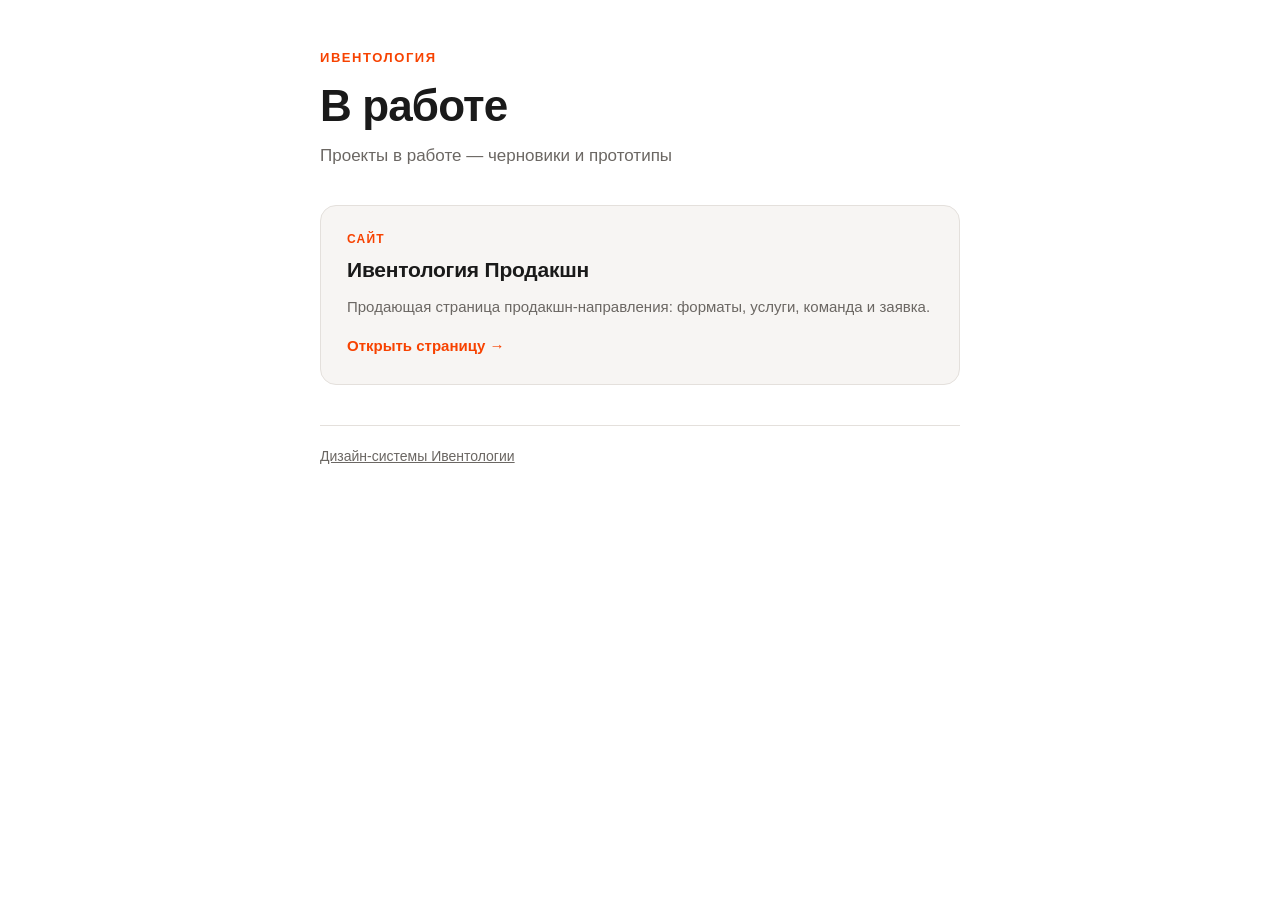
<file: docs/v-rabote/index.html>
<!DOCTYPE html>
<html lang="ru">
<head>
  <meta charset="utf-8">
  <meta name="viewport" content="width=device-width, initial-scale=1">
  <title>В работе — Ивентология</title>
  <meta name="description" content="Проекты в работе — черновики и прототипы Ивентологии.">
  <meta name="theme-color" content="#F74200">
  <link rel="canonical" href="https://aaateh.github.io/eventologia-design-systems/v-rabote/">
  <link rel="icon" href="../assets/favicon.ico" sizes="16x16 32x32 48x48">
  <style>
    :root {
      --orange: #F74200;
      --ink: #1A1A1A;
      --muted: #6B6763;
      --paper: #FFFFFF;
      --line: #E4E0DC;
      --surface: #F7F5F3;
    }
    * { box-sizing: border-box; }
    html { -webkit-text-size-adjust: 100%; }
    body {
      margin: 0;
      padding: 48px 20px 72px;
      background: var(--paper);
      color: var(--ink);
      font-family: -apple-system, BlinkMacSystemFont, "Segoe UI", Roboto, "Helvetica Neue", Arial, sans-serif;
      font-size: 17px;
      line-height: 1.55;
      -webkit-font-smoothing: antialiased;
    }
    .wrap { max-width: 640px; margin: 0 auto; }
    .eyebrow {
      margin: 0 0 14px;
      font-size: 13px;
      font-weight: 600;
      letter-spacing: .12em;
      text-transform: uppercase;
      color: var(--orange);
    }
    h1 {
      margin: 0 0 12px;
      font-size: clamp(30px, 7vw, 44px);
      line-height: 1.1;
      letter-spacing: -.02em;
      font-weight: 700;
    }
    .lead {
      margin: 0 0 36px;
      color: var(--muted);
      font-size: 17px;
    }
    .card {
      display: block;
      padding: 24px 26px;
      border: 1px solid var(--line);
      border-radius: 16px;
      background: var(--surface);
      color: inherit;
      text-decoration: none;
      transition: border-color .18s ease, background-color .18s ease, transform .18s ease;
    }
    .card:hover,
    .card:focus-visible {
      border-color: var(--orange);
      background: #FFF8F5;
      transform: translateY(-2px);
    }
    .card:focus-visible {
      outline: 3px solid var(--orange);
      outline-offset: 3px;
    }
    .card__kicker {
      display: block;
      margin-bottom: 6px;
      font-size: 12px;
      font-weight: 600;
      letter-spacing: .1em;
      text-transform: uppercase;
      color: var(--orange);
    }
    .card__title {
      display: block;
      font-size: 21px;
      font-weight: 700;
      letter-spacing: -.01em;
    }
    .card__text {
      display: block;
      margin-top: 8px;
      color: var(--muted);
      font-size: 15px;
    }
    .card__go {
      display: inline-block;
      margin-top: 16px;
      font-size: 15px;
      font-weight: 600;
      color: var(--orange);
    }
    .card__go::after { content: " →"; }
    footer {
      margin-top: 40px;
      padding-top: 20px;
      border-top: 1px solid var(--line);
      font-size: 14px;
      color: var(--muted);
    }
    footer a { color: var(--muted); }
    @media (prefers-reduced-motion: reduce) {
      .card, .card:hover, .card:focus-visible { transition: none; transform: none; }
    }
  </style>
</head>
<body>
  <main class="wrap">
    <p class="eyebrow">Ивентология</p>
    <h1>В работе</h1>
    <p class="lead">Проекты в работе — черновики и прототипы</p>

    <a class="card" href="eventologia-production/">
      <span class="card__kicker">Сайт</span>
      <span class="card__title">Ивентология Продакшн</span>
      <span class="card__text">Продающая страница продакшн-направления: форматы, услуги, команда и заявка.</span>
      <span class="card__go">Открыть страницу</span>
    </a>

    <footer>
      <a href="../">Дизайн-системы Ивентологии</a>
    </footer>
  </main>
</body>
</html>
</file>
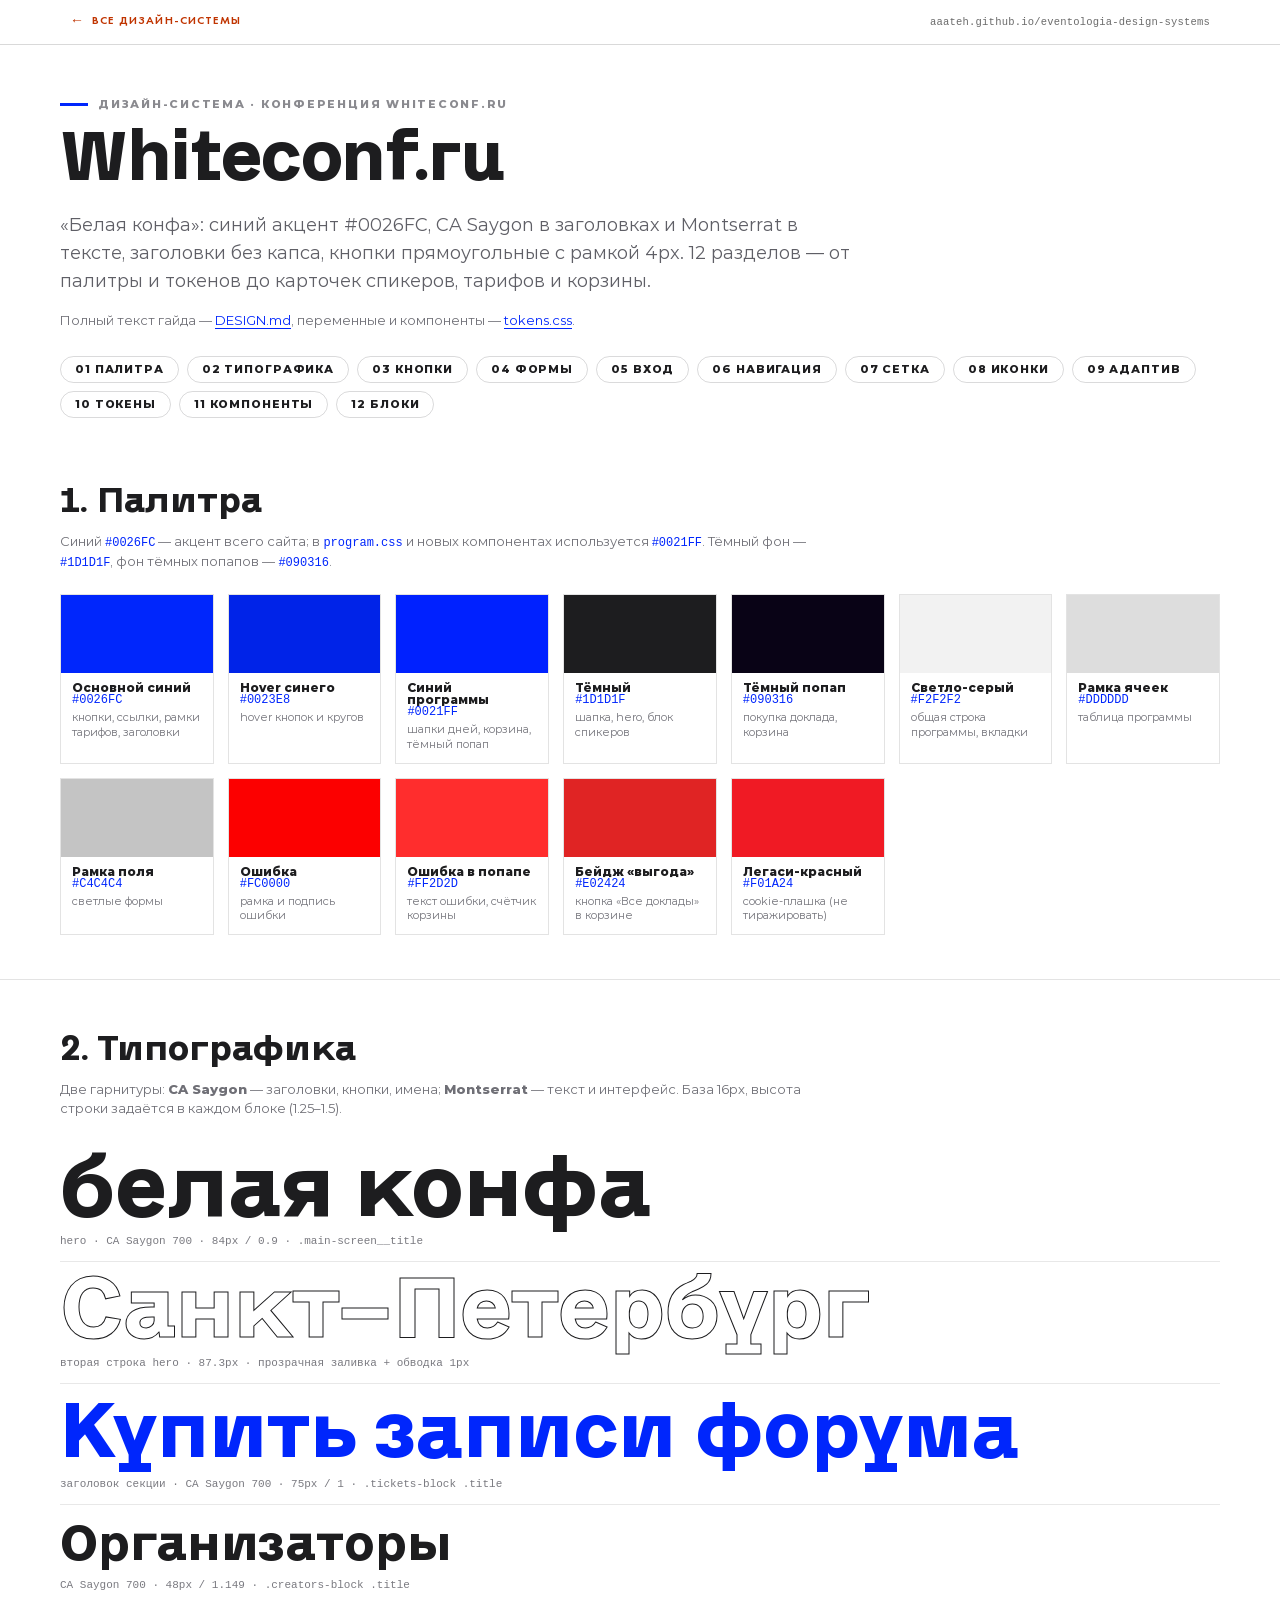
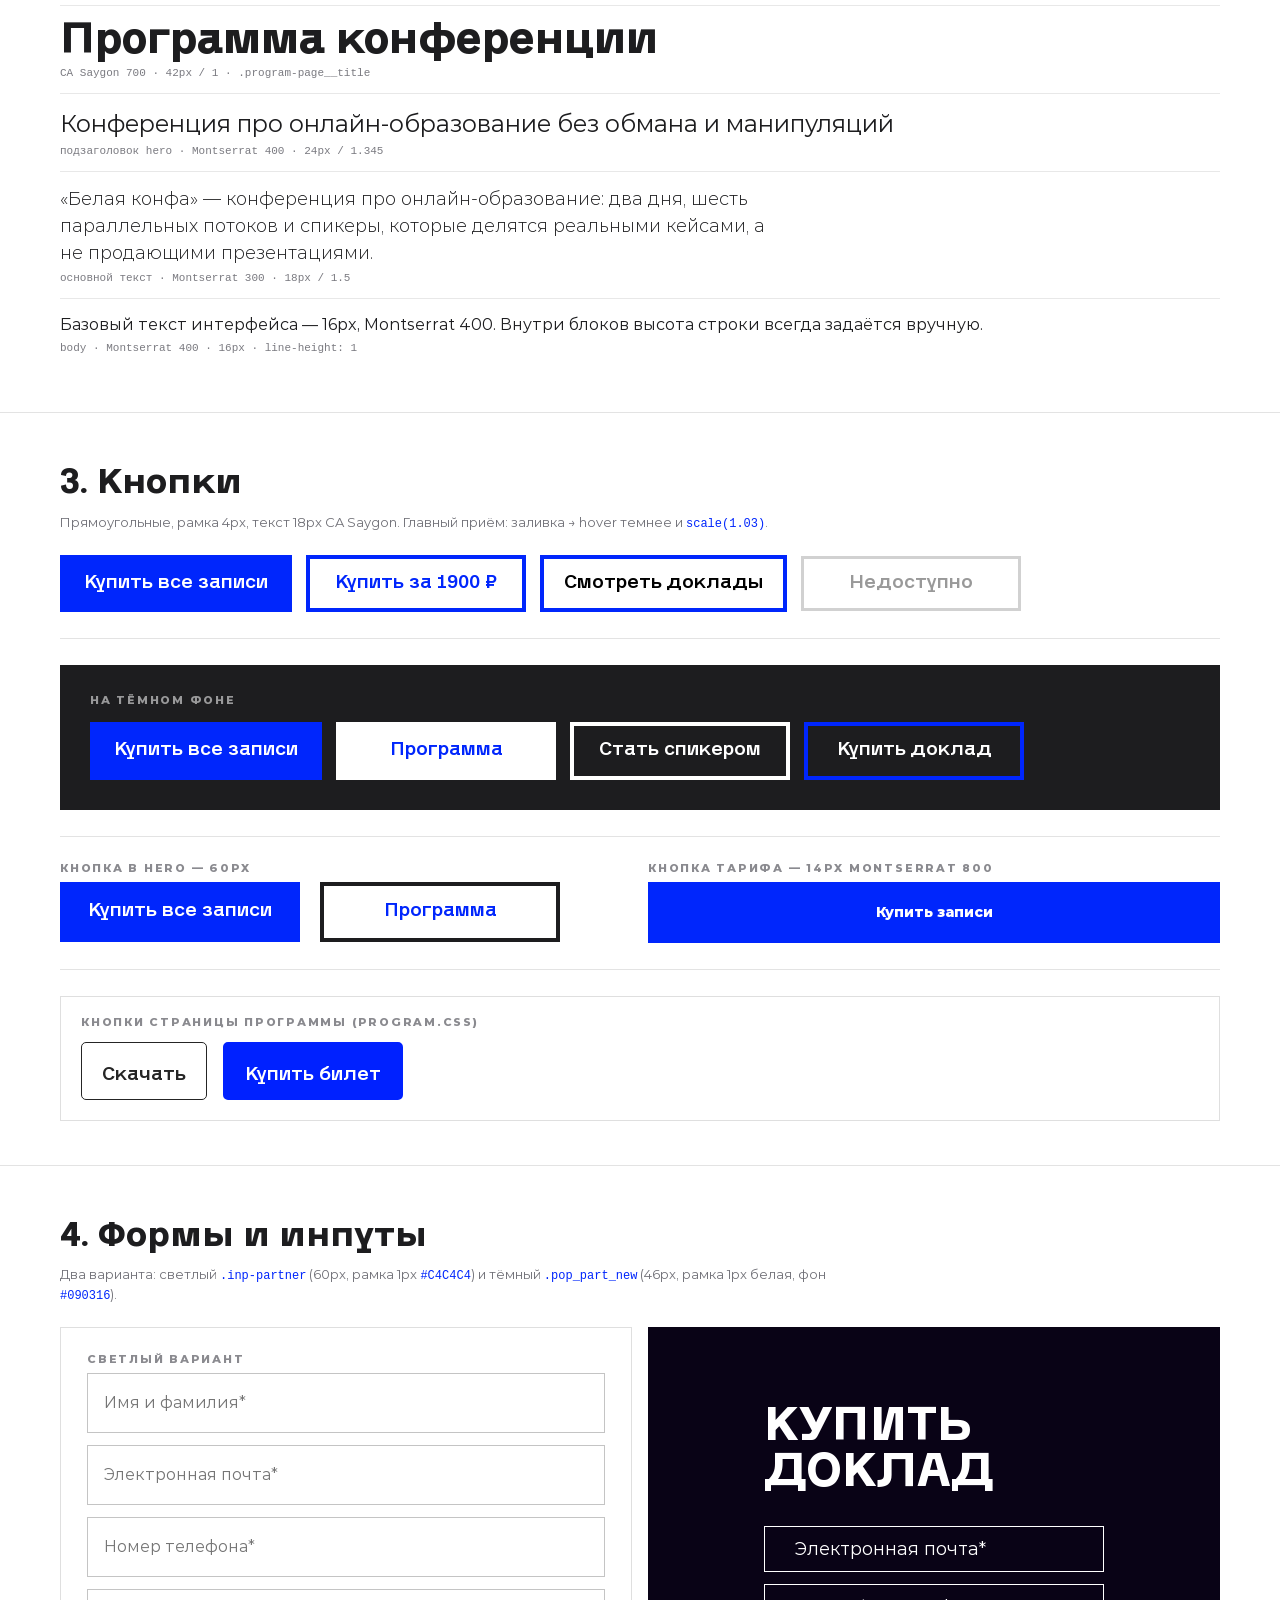
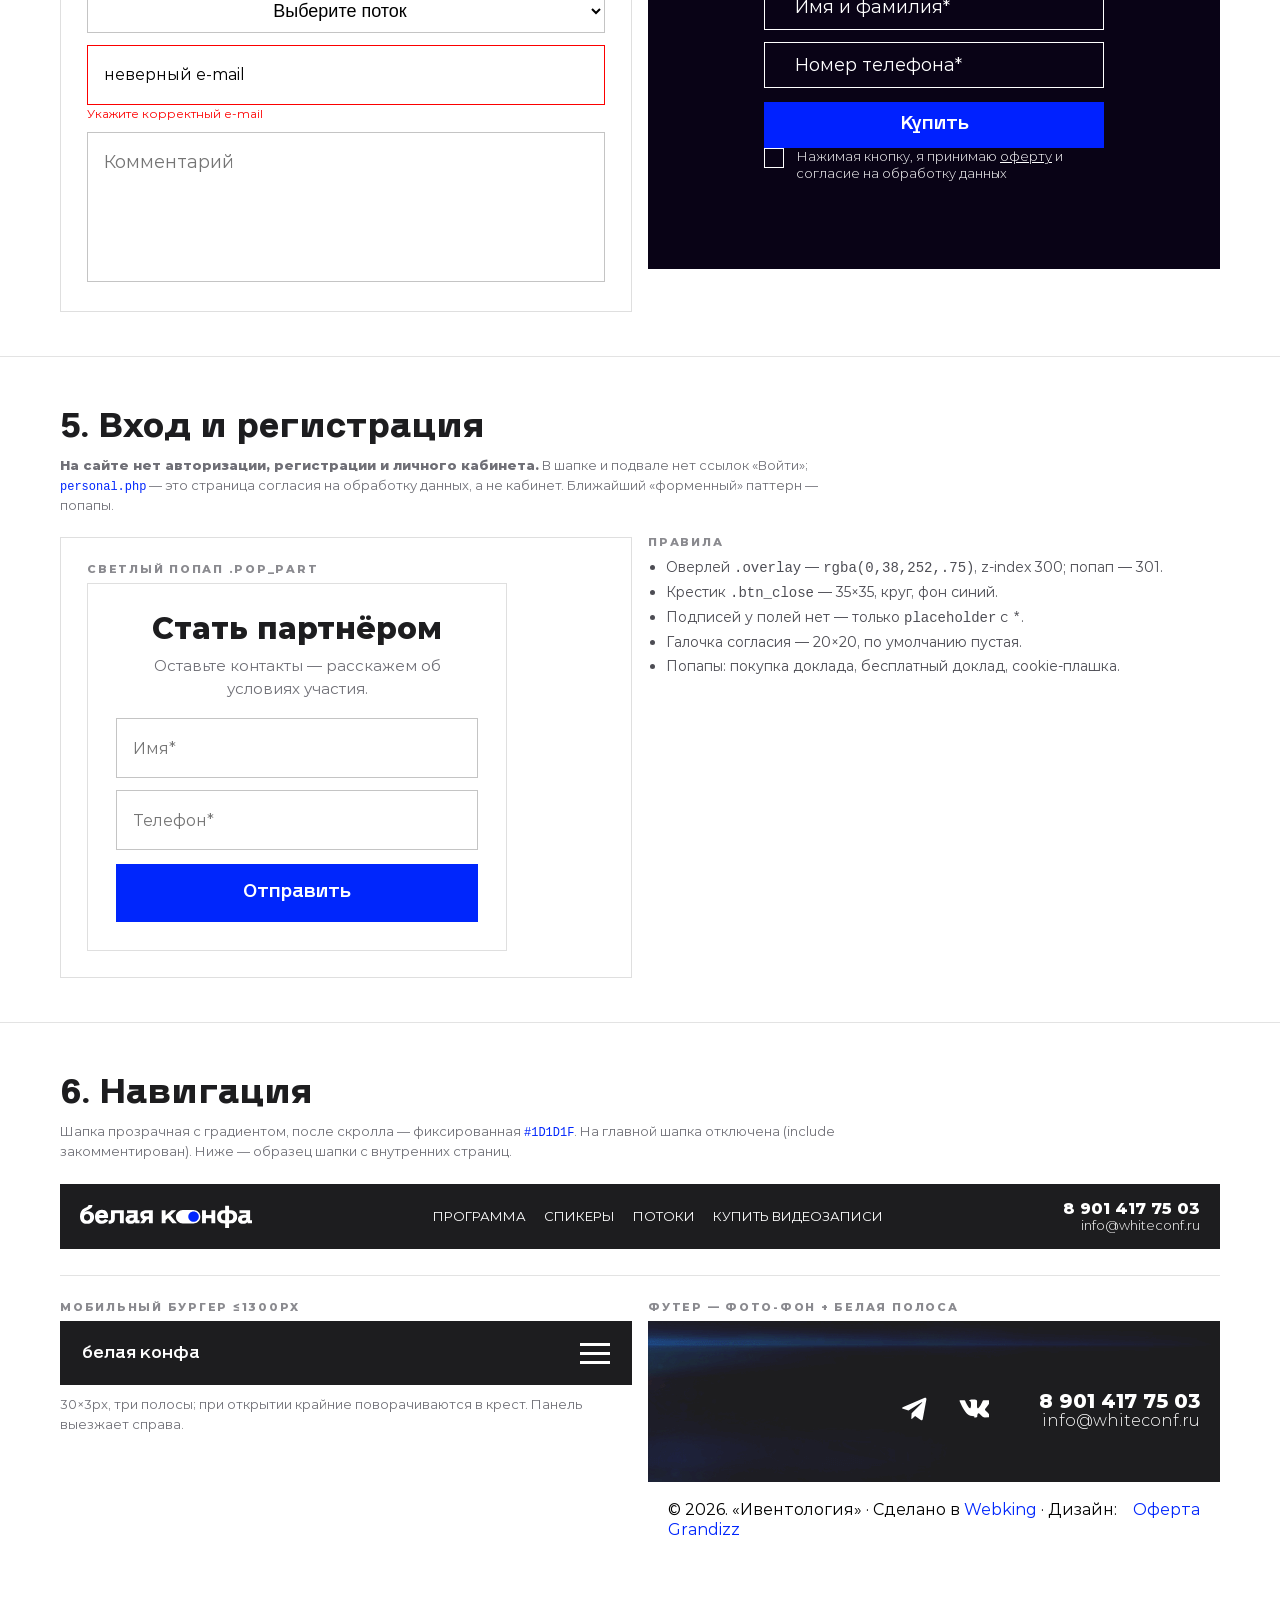
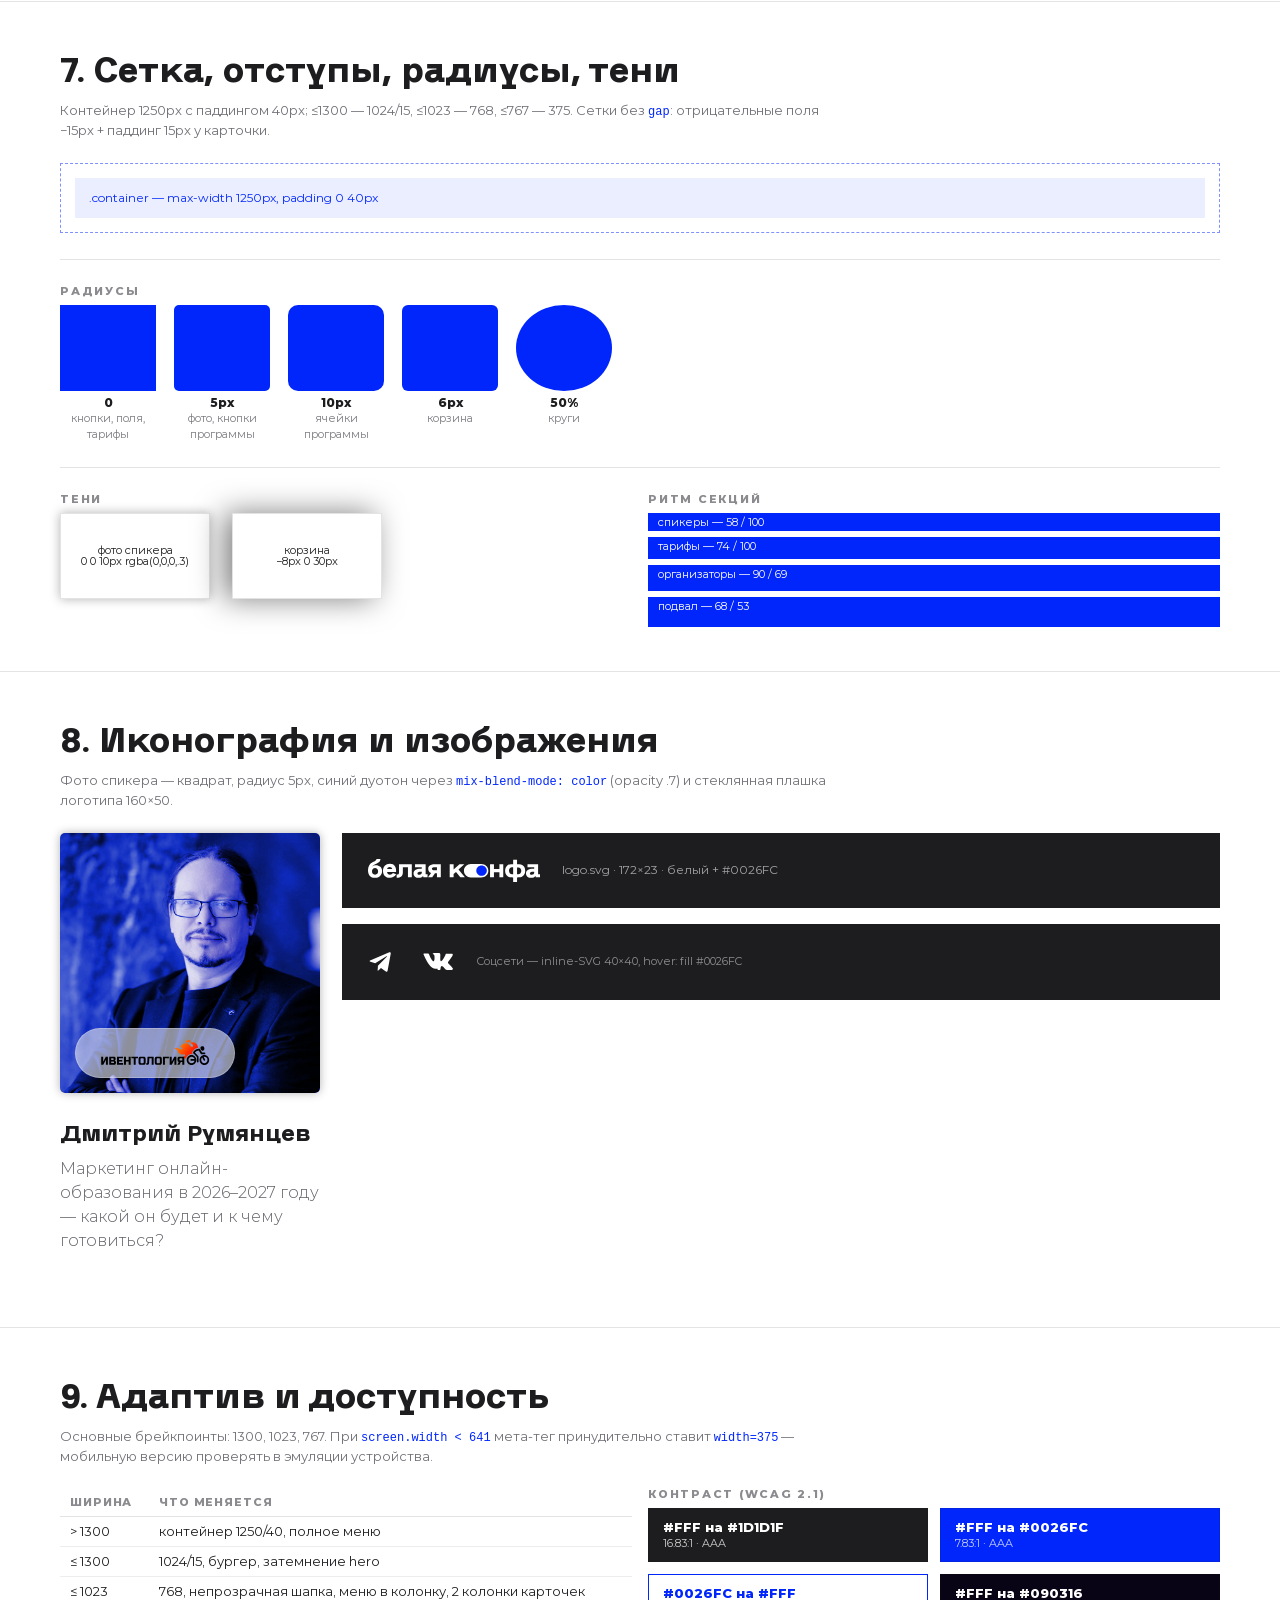
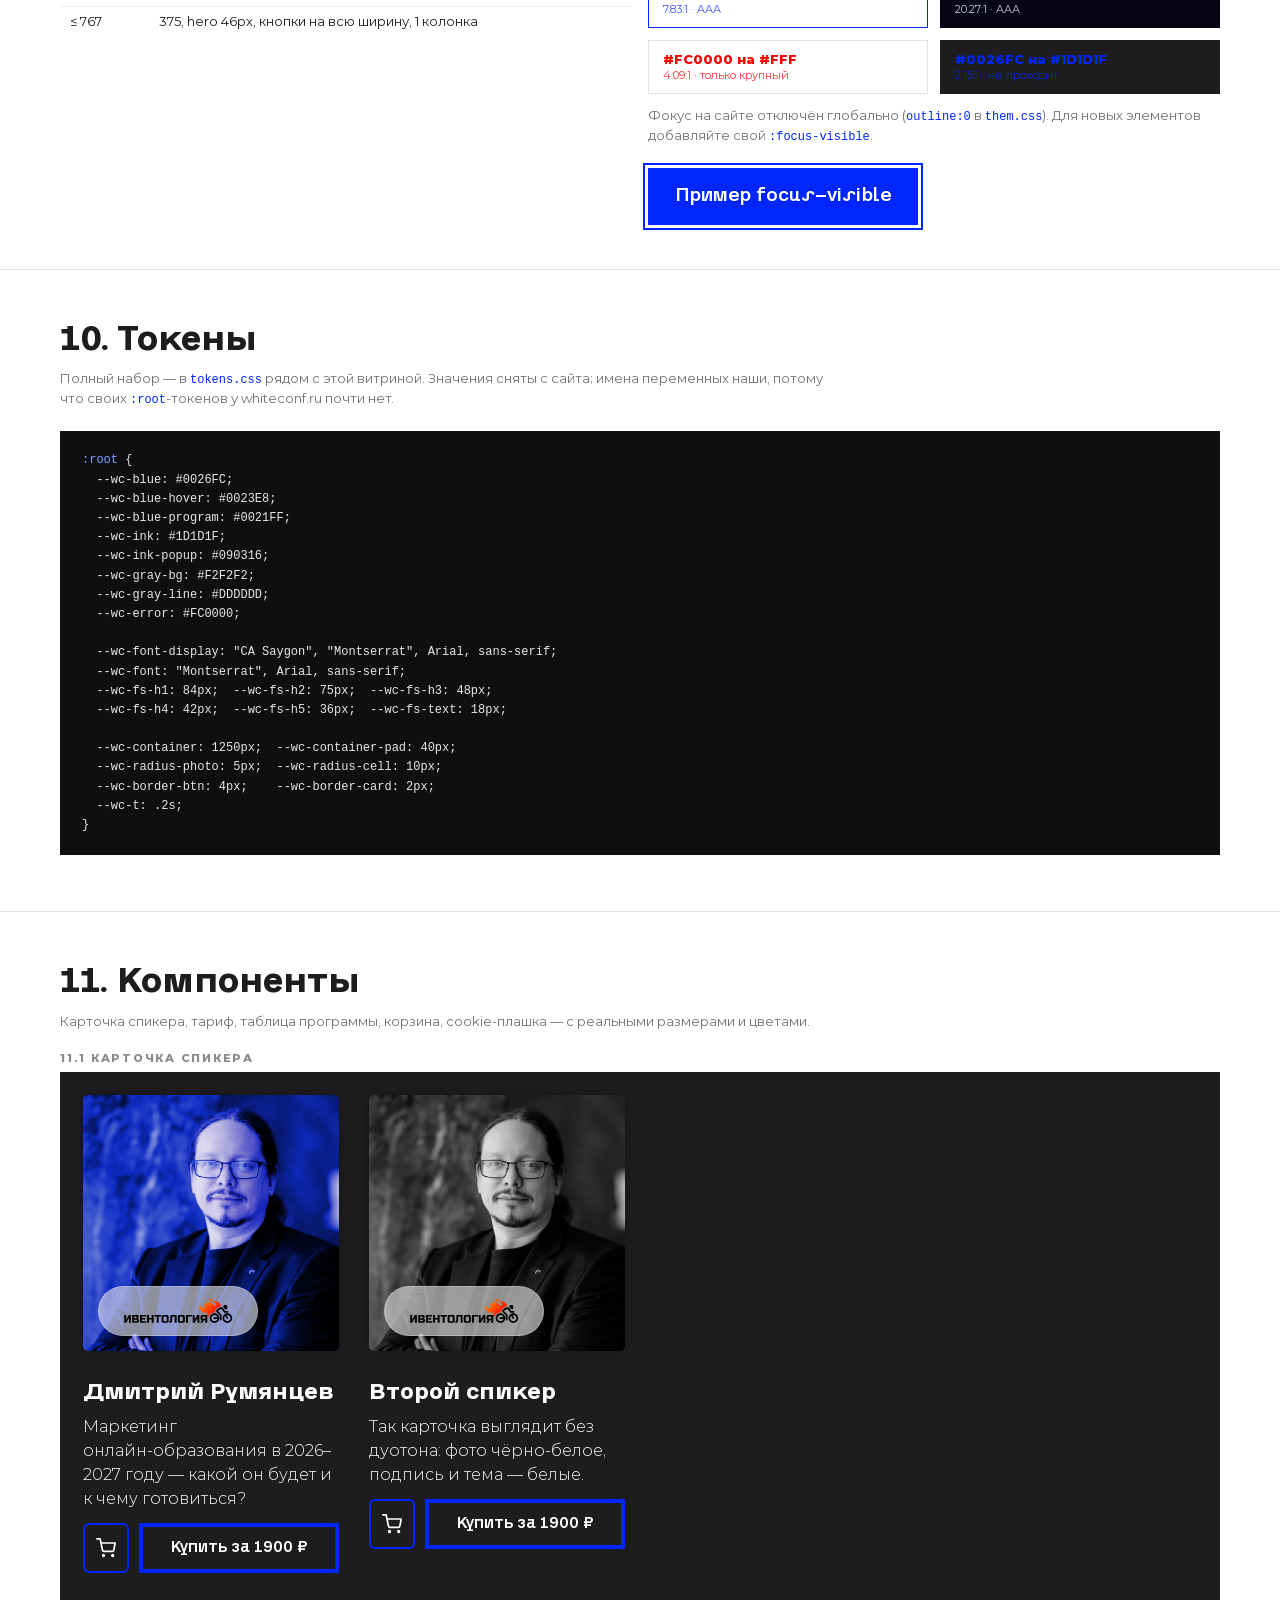
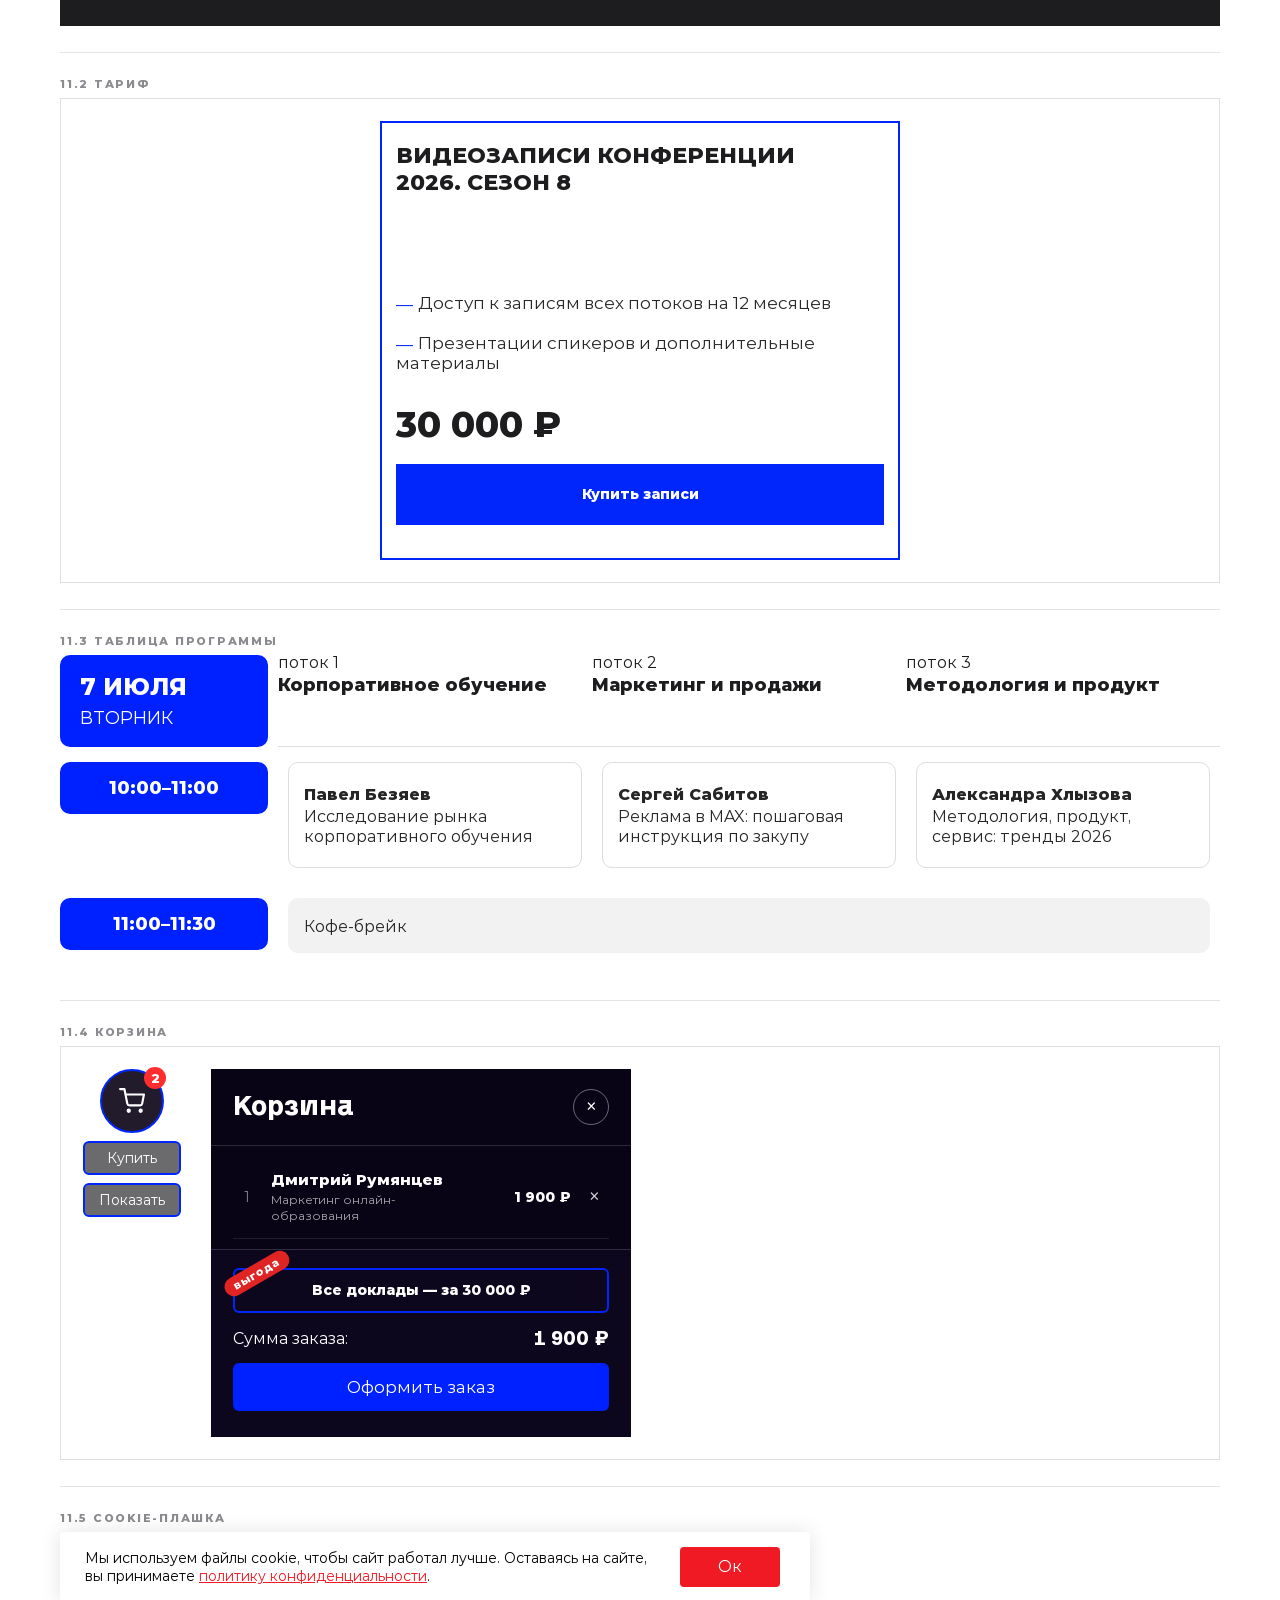
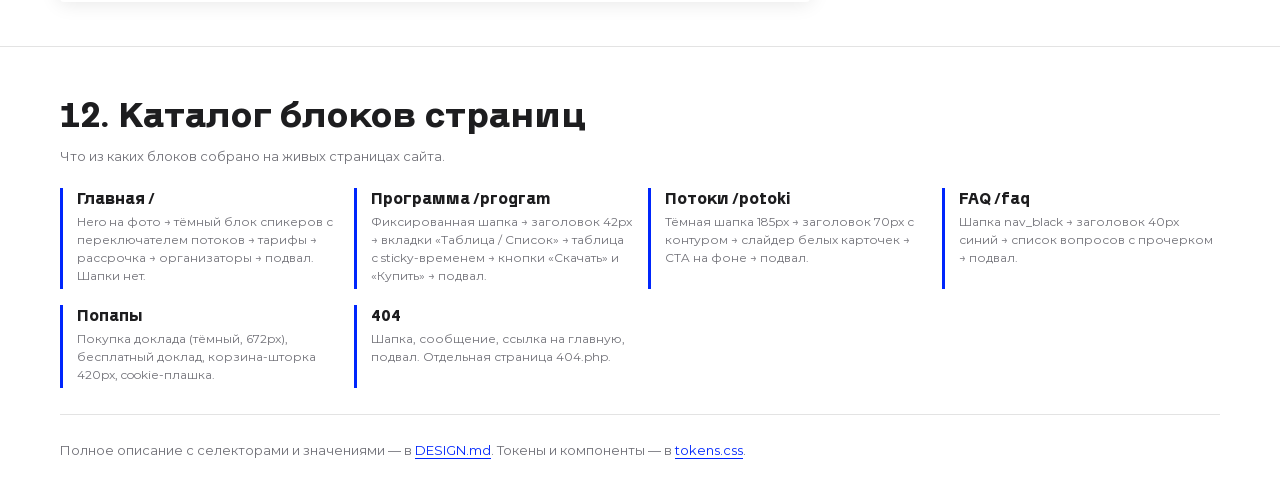
<file: docs/whiteconf-ru/index.html>
<!DOCTYPE html>
<html lang="ru-RU">
<head>
<meta charset="utf-8">
<meta name="viewport" content="width=device-width, initial-scale=1">
<title>Дизайн-система — whiteconf.ru («Белая конфа»)</title>
<meta name="description" content="Дизайн-система whiteconf.ru: палитра, типографика CA Saygon и Montserrat, кнопки с рамкой 4px, формы, навигация, сетка, карточки спикеров, тарифы, корзина и токены.">
<meta name="robots" content="index, follow">
<meta name="theme-color" content="#0026FC">
<link rel="canonical" href="https://aaateh.github.io/eventologia-design-systems/whiteconf-ru/">
<meta property="og:type" content="website">
<meta property="og:site_name" content="Каталог дизайн-систем">
<meta property="og:title" content="Дизайн-система whiteconf.ru — визуальный гайд">
<meta property="og:description" content="Палитра, типографика, кнопки, формы, сетка, карточки спикеров и тарифы whiteconf.ru.">
<meta property="og:url" content="https://aaateh.github.io/eventologia-design-systems/whiteconf-ru/">
<meta property="og:image" content="https://aaateh.github.io/eventologia-design-systems/whiteconf-ru/og.png">
<meta property="og:image:type" content="image/png">
<meta property="og:image:width" content="1200">
<meta property="og:image:height" content="630">
<meta property="og:locale" content="ru_RU">
<meta name="twitter:card" content="summary_large_image">
<meta name="twitter:title" content="Дизайн-система whiteconf.ru">
<meta name="twitter:description" content="Палитра, типографика, компоненты и токены whiteconf.ru.">
<meta name="twitter:image" content="https://aaateh.github.io/eventologia-design-systems/whiteconf-ru/og.png">
<link rel="icon" href="../assets/favicon.svg" type="image/svg+xml">
<link rel="icon" href="../assets/favicon.ico" sizes="16x16 32x32 48x48">
<link rel="icon" type="image/png" href="../assets/favicon-192.png" sizes="192x192">
<link rel="icon" type="image/png" href="../assets/favicon-96.png" sizes="96x96">
<link rel="icon" type="image/png" href="../assets/favicon-48.png" sizes="48x48">
<link rel="apple-touch-icon" href="../assets/apple-touch-icon.png">
<link rel="stylesheet" href="tokens.css">
<link rel="stylesheet" href="../assets/dsbar.css">
<style>
    /* --- каркас витрины (не часть системы, только для показа) --- */
    html { scroll-behavior: smooth; }
    body { background: #fff; color: var(--wc-ink); }

    .pv-wrap { max-width: 1200px; margin: 0 auto; padding: 0 20px; }

    .pv-sec { padding: 52px 0 44px; border-top: 1px solid rgba(29,29,31,.12); scroll-margin-top: 24px; }
    .pv-sec:first-of-type { border-top: 0; }
    .pv-label {
        font-size: 11px; letter-spacing: .16em; text-transform: uppercase;
        color: #8a8a8f; font-weight: 700; margin-bottom: 8px;
    }
    .pv-h { font-family: var(--wc-font-display); font-size: 34px; line-height: 1.1; margin: 0 0 10px; }
    .pv-note { font-size: 13px; line-height: 1.5; color: #6f6f76; margin: 0 0 22px; max-width: 780px; }
    .pv-note code, .pv-meta code, .pv-table code { font-family: ui-monospace, SFMono-Regular, Menlo, monospace; font-size: 12px; color: var(--wc-blue); }
    .pv-row { display: flex; flex-wrap: wrap; gap: 16px; align-items: flex-start; }
    .pv-col { flex: 1 1 300px; min-width: 240px; }
    .pv-dark { background: var(--wc-ink); color: #fff; padding: 30px; }
    .pv-dark .pv-label { color: rgba(255,255,255,.55); }
    .pv-scroll { overflow-x: auto; padding-bottom: 6px; }
    .pv-hr { height: 1px; background: rgba(29,29,31,.12); margin: 26px 0; border: 0; }

    /* 1. палитра */
    .pv-swatches { display: grid; grid-template-columns: repeat(auto-fill, minmax(150px, 1fr)); gap: 14px; }
    .pv-swatch { border: 1px solid rgba(29,29,31,.12); }
    .pv-swatch__box { height: 78px; }
    .pv-swatch__body { padding: 9px 11px 11px; }
    .pv-swatch__name { font-size: 12px; font-weight: 700; }
    .pv-swatch__hex { font-family: ui-monospace, SFMono-Regular, Menlo, monospace; font-size: 12px; color: var(--wc-blue); }
    .pv-swatch__use { font-size: 11px; line-height: 1.35; color: #74747b; margin-top: 4px; }

    /* 2. типографика */
    .pv-type { padding: 14px 0; border-bottom: 1px solid rgba(29,29,31,.1); }
    .pv-type:last-child { border-bottom: 0; }
    .pv-type__sample { margin-bottom: 6px; overflow-wrap: anywhere; }
    .pv-type__meta { font-size: 11px; color: #7a7a80; font-family: ui-monospace, SFMono-Regular, Menlo, monospace; }

    /* 3. кнопки */
    .pv-btns { display: flex; flex-wrap: wrap; gap: 14px; align-items: center; }
    .pv-btns .btn { min-width: 220px; }

    /* 4. формы */
    .pv-formbox { border: 1px solid rgba(29,29,31,.14); padding: 26px; }
    .pv-formbox .inp-partner + .inp-partner { margin-top: 12px; }
    .pv-formbox .pop_part_new { max-width: 420px; margin: 0 auto; }

    /* 6. навигация */
    .pv-header-demo { background: var(--wc-ink); }
    .pv-header-demo .header { position: relative; background: var(--wc-ink); padding: 16px 0; }
    .pv-header-demo .header .container { padding: 0 20px; }
    .pv-header-demo .nav-link { font-size: 13px; margin: 0 9px; }
    .pv-header-demo .nav-link-btn { padding: 15px 18px; }
    .pv-header-demo .header-contacts__tel { font-size: 16px; }
    .pv-header-demo .header-contacts__email { font-size: 13px; }
    .pv-footer-demo .footer-top { position: relative; }
    .pv-footer-demo .arr-top { position: absolute; }
    .pv-footer-demo .soc_box a svg { width: 30px; height: 30px; }

    /* 7. сетка */
    .pv-grid-demo { border: 1px dashed rgba(0,38,252,.5); padding: 14px; }
    .pv-grid-demo__inner { background: rgba(0,38,252,.08); padding: 14px; font-size: 12px; color: var(--wc-blue); }
    .pv-radii { display: flex; flex-wrap: wrap; gap: 18px; }
    .pv-radius { width: 96px; text-align: center; }
    .pv-radius i { display: block; height: 86px; background: var(--wc-blue); margin-bottom: 6px; }
    .pv-radius b { display: block; font-size: 12px; }
    .pv-radius span { font-size: 11px; color: #7a7a80; }
    .pv-shadows { display: flex; flex-wrap: wrap; gap: 22px; }
    .pv-shadow { width: 150px; height: 86px; background: #fff; border: 1px solid rgba(29,29,31,.12); display: flex; align-items: center; justify-content: center; font-size: 11px; text-align: center; padding: 8px; }
    .pv-rhythm { display: flex; flex-direction: column; gap: 6px; }
    .pv-rhythm div { background: var(--wc-blue); color: #fff; font-size: 11px; padding: 4px 10px; }

    /* 8. изображения */
    .pv-media { display: flex; gap: 22px; flex-wrap: wrap; align-items: flex-start; }
    .pv-media .spiker { width: 260px; padding: 0; color: var(--wc-ink); }
    .pv-media .spiker__name { color: var(--wc-ink); }
    .pv-media .spiker__txt { color: #5f5f66; }
    .pv-no-duo .spiker__img::after { opacity: 0; }
    .pv-logo-box { background: var(--wc-ink); padding: 26px; display: flex; align-items: center; gap: 22px; flex-wrap: wrap; }

    /* 9. контраст */
    .pv-contrast { display: grid; grid-template-columns: repeat(auto-fill, minmax(210px, 1fr)); gap: 12px; }
    .pv-contrast div { padding: 12px 14px; font-size: 13px; font-weight: 700; border: 1px solid rgba(29,29,31,.12); }
    .pv-contrast small { display: block; font-size: 11px; font-weight: 400; opacity: .8; margin-top: 4px; }

    /* 10. код */
    .pv-code { background: #0f0f12; color: #e7e7ea; padding: 20px 22px; overflow-x: auto; font-family: ui-monospace, SFMono-Regular, Menlo, monospace; font-size: 12px; line-height: 1.6; }
    .pv-code b { color: #7fa0ff; font-weight: 400; }

    /* 11. компоненты */
    .pv-demo-box { border: 1px solid rgba(29,29,31,.14); padding: 22px; }
    .pv-demo-box--dark { background: var(--wc-ink); border-color: var(--wc-ink); }
    .pv-cart-stage { position: relative; }
    .pv-cart-stage #cart_widget { position: static; }
    .pv-cart-stage #cart_drawer { position: static; transform: none; width: 420px; max-width: 100%; height: auto; box-shadow: none; }
    .pv-cookie-stage #cookie_alert { position: relative; left: auto; right: auto; bottom: auto; width: 100%; max-width: 750px; height: auto; min-height: 70px; margin: 0; }

    /* 12. каталог */
    .pv-cat { display: grid; grid-template-columns: repeat(auto-fill, minmax(250px, 1fr)); gap: 16px; }
    .pv-cat article { border-left: 3px solid var(--wc-blue); padding: 4px 0 4px 14px; }
    .pv-cat h4 { font-size: 15px; margin: 0 0 6px; }
    .pv-cat p { font-size: 12px; line-height: 1.5; color: #6f6f76; }

    @media (max-width: 767px) {
        .pv-sec { padding: 38px 0 32px; scroll-margin-top: 24px; }
        .pv-h { font-size: 26px; }
        .pv-btns .btn { min-width: 0; width: 100%; }
        .pv-formbox { padding: 16px; }
    }

    /* --- шапка гайда каталога --- */
    .pv-intro { padding: 54px 0 10px; }
    .pv-eyebrow {
        display: flex; align-items: center; gap: 10px;
        margin: 0 0 16px; font-size: 11px; font-weight: 700;
        letter-spacing: .16em; text-transform: uppercase; color: #8a8a8f;
    }
    .pv-eyebrow i { display: block; width: 28px; height: 3px; background: var(--wc-blue); }
    .pv-intro h1 {
        margin: 0 0 18px; font-family: var(--wc-font-display); font-weight: 700;
        font-size: clamp(36px, 6vw, 68px); line-height: 1; letter-spacing: -.02em;
    }
    .pv-intro__lead {
        margin: 0 0 14px; max-width: 800px;
        font-size: 18px; line-height: 1.55; color: #5f5f66;
    }
    .pv-intro__links { margin: 0; font-size: 13px; line-height: 1.6; color: #6f6f76; }
    .pv-intro__links a { color: var(--wc-blue); border-bottom: 1px solid var(--wc-blue); }
    .pv-intro__links a:hover { border-bottom-color: transparent; }
    .pv-toc { display: flex; flex-wrap: wrap; gap: 8px; margin: 26px 0 4px; padding: 0; }
    .pv-toc a {
        display: inline-block; padding: 7px 14px; border: 1px solid rgba(29,29,31,.16);
        border-radius: 999px; font-size: 11px; font-weight: 700; letter-spacing: .08em;
        text-transform: uppercase; text-decoration: none; color: var(--wc-ink);
        transition: background .2s, color .2s, border-color .2s;
    }
    .pv-toc a:hover, .pv-toc a:focus-visible {
        background: var(--wc-blue); border-color: var(--wc-blue); color: #fff; outline: none;
    }
    @media (max-width: 767px) {
        .pv-intro { padding: 34px 0 8px; }
        .pv-intro__lead { font-size: 16px; }
    }
</style>
</head>
<body>

<nav class="dsbar" aria-label="Каталог дизайн-систем">
    <div class="dsbar__in">
        <a class="dsbar__back" href="../"><span aria-hidden="true">←</span> Все дизайн-системы</a>
        <span class="dsbar__meta">aaateh.github.io/eventologia-design-systems</span>
    </div>
</nav>

<section class="pv-intro">
    <div class="pv-wrap">
        <p class="pv-eyebrow"><i aria-hidden="true"></i>Дизайн-система · конференция whiteconf.ru</p>
        <h1>Whiteconf.ru</h1>
        <p class="pv-intro__lead">«Белая конфа»: синий акцент #0026FC, CA Saygon в заголовках и Montserrat в тексте, заголовки без капса, кнопки прямоугольные с рамкой 4px. 12 разделов — от палитры и токенов до карточек спикеров, тарифов и корзины.</p>
        <p class="pv-intro__links">Полный текст гайда — <a href="DESIGN.md">DESIGN.md</a>, переменные и компоненты — <a href="tokens.css">tokens.css</a>.</p>
        <nav class="pv-toc" aria-label="Разделы гайда">
            <a href="#s1">01 Палитра</a>
            <a href="#s2">02 Типографика</a>
            <a href="#s3">03 Кнопки</a>
            <a href="#s4">04 Формы</a>
            <a href="#s5">05 Вход</a>
            <a href="#s6">06 Навигация</a>
            <a href="#s7">07 Сетка</a>
            <a href="#s8">08 Иконки</a>
            <a href="#s9">09 Адаптив</a>
            <a href="#s10">10 Токены</a>
            <a href="#s11">11 Компоненты</a>
            <a href="#s12">12 Блоки</a>
        </nav>
    </div>
</section>

<main>

<!-- 1 -->
<section class="pv-sec" id="s1">
    <div class="pv-wrap">
        <h2 class="pv-h">1. Палитра</h2>
        <p class="pv-note">Синий <code>#0026FC</code> — акцент всего сайта; в <code>program.css</code> и новых компонентах используется <code>#0021FF</code>. Тёмный фон — <code>#1D1D1F</code>, фон тёмных попапов — <code>#090316</code>.</p>

        <div class="pv-swatches">
            <div class="pv-swatch">
                <div class="pv-swatch__box" style="background:#0026FC"></div>
                <div class="pv-swatch__body">
                    <div class="pv-swatch__name">Основной синий</div>
                    <div class="pv-swatch__hex">#0026FC</div>
                    <div class="pv-swatch__use">кнопки, ссылки, рамки тарифов, заголовки</div>
                </div>
            </div>
            <div class="pv-swatch">
                <div class="pv-swatch__box" style="background:#0023E8"></div>
                <div class="pv-swatch__body">
                    <div class="pv-swatch__name">Hover синего</div>
                    <div class="pv-swatch__hex">#0023E8</div>
                    <div class="pv-swatch__use">hover кнопок и кругов</div>
                </div>
            </div>
            <div class="pv-swatch">
                <div class="pv-swatch__box" style="background:#0021FF"></div>
                <div class="pv-swatch__body">
                    <div class="pv-swatch__name">Синий программы</div>
                    <div class="pv-swatch__hex">#0021FF</div>
                    <div class="pv-swatch__use">шапки дней, корзина, тёмный попап</div>
                </div>
            </div>
            <div class="pv-swatch">
                <div class="pv-swatch__box" style="background:#1D1D1F"></div>
                <div class="pv-swatch__body">
                    <div class="pv-swatch__name">Тёмный</div>
                    <div class="pv-swatch__hex">#1D1D1F</div>
                    <div class="pv-swatch__use">шапка, hero, блок спикеров</div>
                </div>
            </div>
            <div class="pv-swatch">
                <div class="pv-swatch__box" style="background:#090316"></div>
                <div class="pv-swatch__body">
                    <div class="pv-swatch__name">Тёмный попап</div>
                    <div class="pv-swatch__hex">#090316</div>
                    <div class="pv-swatch__use">покупка доклада, корзина</div>
                </div>
            </div>
            <div class="pv-swatch">
                <div class="pv-swatch__box" style="background:#F2F2F2"></div>
                <div class="pv-swatch__body">
                    <div class="pv-swatch__name">Светло-серый</div>
                    <div class="pv-swatch__hex">#F2F2F2</div>
                    <div class="pv-swatch__use">общая строка программы, вкладки</div>
                </div>
            </div>
            <div class="pv-swatch">
                <div class="pv-swatch__box" style="background:#DDDDDD"></div>
                <div class="pv-swatch__body">
                    <div class="pv-swatch__name">Рамка ячеек</div>
                    <div class="pv-swatch__hex">#DDDDDD</div>
                    <div class="pv-swatch__use">таблица программы</div>
                </div>
            </div>
            <div class="pv-swatch">
                <div class="pv-swatch__box" style="background:#C4C4C4"></div>
                <div class="pv-swatch__body">
                    <div class="pv-swatch__name">Рамка поля</div>
                    <div class="pv-swatch__hex">#C4C4C4</div>
                    <div class="pv-swatch__use">светлые формы</div>
                </div>
            </div>
            <div class="pv-swatch">
                <div class="pv-swatch__box" style="background:#FC0000"></div>
                <div class="pv-swatch__body">
                    <div class="pv-swatch__name">Ошибка</div>
                    <div class="pv-swatch__hex">#FC0000</div>
                    <div class="pv-swatch__use">рамка и подпись ошибки</div>
                </div>
            </div>
            <div class="pv-swatch">
                <div class="pv-swatch__box" style="background:#FF2D2D"></div>
                <div class="pv-swatch__body">
                    <div class="pv-swatch__name">Ошибка в попапе</div>
                    <div class="pv-swatch__hex">#FF2D2D</div>
                    <div class="pv-swatch__use">текст ошибки, счётчик корзины</div>
                </div>
            </div>
            <div class="pv-swatch">
                <div class="pv-swatch__box" style="background:#E02424"></div>
                <div class="pv-swatch__body">
                    <div class="pv-swatch__name">Бейдж «выгода»</div>
                    <div class="pv-swatch__hex">#E02424</div>
                    <div class="pv-swatch__use">кнопка «Все доклады» в корзине</div>
                </div>
            </div>
            <div class="pv-swatch">
                <div class="pv-swatch__box" style="background:#F01A24"></div>
                <div class="pv-swatch__body">
                    <div class="pv-swatch__name">Легаси-красный</div>
                    <div class="pv-swatch__hex">#F01A24</div>
                    <div class="pv-swatch__use">cookie-плашка (не тиражировать)</div>
                </div>
            </div>
        </div>
    </div>
</section>

<!-- 2 -->
<section class="pv-sec" id="s2">
    <div class="pv-wrap">
        <h2 class="pv-h">2. Типографика</h2>
        <p class="pv-note">Две гарнитуры: <b>CA Saygon</b> — заголовки, кнопки, имена; <b>Montserrat</b> — текст и интерфейс. База 16px, высота строки задаётся в каждом блоке (1.25–1.5).</p>

        <div class="pv-type">
            <div class="pv-type__sample" style="font-family:var(--wc-font-display);font-weight:700;font-size:84px;line-height:.9">белая конфа</div>
            <div class="pv-type__meta">hero · CA Saygon 700 · 84px / 0.9 · .main-screen__title</div>
        </div>
        <div class="pv-type">
            <div class="pv-type__sample" style="font-family:var(--wc-font-display);font-weight:700;font-size:84px;line-height:.9;color:transparent;-webkit-text-stroke:1px #1D1D1F">Санкт-Петербург</div>
            <div class="pv-type__meta">вторая строка hero · 87.3px · прозрачная заливка + обводка 1px</div>
        </div>
        <div class="pv-type">
            <div class="pv-type__sample" style="font-family:var(--wc-font-display);font-weight:700;font-size:75px;line-height:1;color:var(--wc-blue)">Купить записи форума</div>
            <div class="pv-type__meta">заголовок секции · CA Saygon 700 · 75px / 1 · .tickets-block .title</div>
        </div>
        <div class="pv-type">
            <div class="pv-type__sample" style="font-family:var(--wc-font-display);font-weight:700;font-size:48px;line-height:1.149">Организаторы</div>
            <div class="pv-type__meta">CA Saygon 700 · 48px / 1.149 · .creators-block .title</div>
        </div>
        <div class="pv-type">
            <div class="pv-type__sample" style="font-family:var(--wc-font-display);font-weight:700;font-size:42px;line-height:1">Программа конференции</div>
            <div class="pv-type__meta">CA Saygon 700 · 42px / 1 · .program-page__title</div>
        </div>
        <div class="pv-type">
            <div class="pv-type__sample" style="font-weight:400;font-size:24px;line-height:1.345">Конференция про онлайн-образование без обмана и манипуляций</div>
            <div class="pv-type__meta">подзаголовок hero · Montserrat 400 · 24px / 1.345</div>
        </div>
        <div class="pv-type">
            <div class="pv-type__sample" style="font-weight:300;font-size:18px;line-height:1.5;max-width:720px">«Белая конфа» — конференция про онлайн-образование: два дня, шесть параллельных потоков и спикеры, которые делятся реальными кейсами, а не продающими презентациями.</div>
            <div class="pv-type__meta">основной текст · Montserrat 300 · 18px / 1.5</div>
        </div>
        <div class="pv-type">
            <div class="pv-type__sample" style="font-weight:400;font-size:16px;line-height:1.5">Базовый текст интерфейса — 16px, Montserrat 400. Внутри блоков высота строки всегда задаётся вручную.</div>
            <div class="pv-type__meta">body · Montserrat 400 · 16px · line-height: 1</div>
        </div>
    </div>
</section>

<!-- 3 -->
<section class="pv-sec" id="s3">
    <div class="pv-wrap">
        <h2 class="pv-h">3. Кнопки</h2>
        <p class="pv-note">Прямоугольные, рамка 4px, текст 18px CA Saygon. Главный приём: заливка → hover темнее и <code>scale(1.03)</code>.</p>

        <div class="pv-btns">
            <button class="btn btn_blue">Купить все записи</button>
            <button class="btn btn_blue2-transparent">Купить за 1900 ₽</button>
            <button class="btn btn_blue-transparent">Смотреть доклады</button>
            <button class="btn btn_tr_gray">Недоступно</button>
        </div>

        <hr class="pv-hr">

        <div class="pv-dark">
            <div class="pv-label" style="margin-bottom:16px">На тёмном фоне</div>
            <div class="pv-btns">
                <button class="btn btn_blue">Купить все записи</button>
                <button class="btn btn_white">Программа</button>
                <button class="btn btn_white-transparent">Стать спикером</button>
                <button class="btn btn_blue-transparent-white">Купить доклад</button>
            </div>
        </div>

        <hr class="pv-hr">

        <div class="pv-row">
            <div class="pv-col">
                <div class="pv-label">Кнопка в hero — 60px</div>
                <div style="display:flex;gap:20px;flex-wrap:wrap">
                    <button class="btn btn_blue" style="height:60px;padding:14px 10px;min-width:240px">Купить все записи</button>
                    <button class="btn btn_white" style="height:60px;padding:14px 10px;min-width:240px;border-color:#1D1D1F">Программа</button>
                </div>
            </div>
            <div class="pv-col">
                <div class="pv-label">Кнопка тарифа — 14px Montserrat 800</div>
                <button class="btn btn_blue" style="width:100%;min-width:0;padding:18px 0;font-family:var(--wc-font);font-size:14px;font-weight:800">Купить записи</button>
            </div>
        </div>

        <hr class="pv-hr">

        <div class="program" style="border:1px solid rgba(29,29,31,.14);padding:20px">
            <div class="pv-label" style="margin-bottom:14px">Кнопки страницы программы (program.css)</div>
            <div style="display:flex;gap:16px;flex-wrap:wrap">
                <a href="#s3" class="btn v1">Скачать</a>
                <a href="#s3" class="btn v2">Купить билет</a>
            </div>
        </div>
    </div>
</section>

<!-- 4 -->
<section class="pv-sec" id="s4">
    <div class="pv-wrap">
        <h2 class="pv-h">4. Формы и инпуты</h2>
        <p class="pv-note">Два варианта: светлый <code>.inp-partner</code> (60px, рамка 1px <code>#C4C4C4</code>) и тёмный <code>.pop_part_new</code> (46px, рамка 1px белая, фон <code>#090316</code>).</p>

        <div class="pv-row">
            <div class="pv-col">
                <div class="pv-formbox">
                    <div class="pv-label">Светлый вариант</div>
                    <div class="inp-partner"><input type="text" name="pv-name" aria-label="Имя и фамилия" placeholder="Имя и фамилия*"></div>
                    <div class="inp-partner"><input type="email" name="pv-email" aria-label="Электронная почта" placeholder="Электронная почта*"></div>
                    <div class="inp-partner"><input type="text" name="pv-tel" class="tel-mask" aria-label="Номер телефона" placeholder="Номер телефона*"></div>
                    <div class="inp-partner">
                        <select name="pv-stream" aria-label="Поток">
                            <option>Выберите поток</option>
                            <option>Корпоративное обучение</option>
                            <option>Маркетинг и продажи</option>
                        </select>
                    </div>
                    <div class="inp-partner"><input type="text" id="pv-email-error" name="pv-email-error" aria-label="E-mail с ошибкой" class="error" value="неверный e-mail"><label class="error" for="pv-email-error">Укажите корректный e-mail</label></div>
                    <div class="inp-partner"><textarea name="pv-comment" aria-label="Комментарий" placeholder="Комментарий"></textarea></div>
                </div>
            </div>

            <div class="pv-col">
                <div class="pv-formbox" style="background:#090316;border-color:#090316">
                    <div class="pop_part_new">
                        <div class="pop_partner_title">Купить доклад</div>
                        <form onsubmit="return false">
                            <div class="inp-partner"><input type="text" name="pv-dark-email" aria-label="Электронная почта" placeholder="Электронная почта*"></div>
                            <div class="inp-partner"><input type="text" name="pv-dark-name" aria-label="Имя и фамилия" placeholder="Имя и фамилия*"></div>
                            <div class="inp-partner"><input type="text" name="pv-dark-tel" aria-label="Номер телефона" placeholder="Номер телефона*"></div>
                            <div class="pop_partner_form-btn">
                                <button class="btn btn_blue" type="submit">Купить</button>
                            </div>
                            <div class="form_agreement">
                                <div class="form_agreement_icon"></div>
                                <span>Нажимая кнопку, я принимаю <a href="#s5">оферту</a> и согласие на обработку данных</span>
                            </div>
                        </form>
                    </div>
                </div>
            </div>
        </div>
    </div>
</section>

<!-- 5 -->
<section class="pv-sec" id="s5">
    <div class="pv-wrap">
        <h2 class="pv-h">5. Вход и регистрация</h2>
        <p class="pv-note"><b>На сайте нет авторизации, регистрации и личного кабинета.</b> В шапке и подвале нет ссылок «Войти»; <code>personal.php</code> — это страница согласия на обработку данных, а не кабинет. Ближайший «форменный» паттерн — попапы.</p>

        <div class="pv-row">
            <div class="pv-col">
                <div class="pv-formbox">
                    <div class="pv-label">Светлый попап .pop_part</div>
                    <div style="border:1px solid rgba(29,29,31,.14);padding:28px;text-align:center;max-width:420px">
                        <div class="popup_title" style="font-size:30px;font-weight:600;line-height:1.1;margin-bottom:10px">Стать партнёром</div>
                        <p style="font-size:15px;line-height:1.5;color:#6f6f76;margin-bottom:18px">Оставьте контакты — расскажем об условиях участия.</p>
                        <div class="inp-partner"><input type="text" name="pv-popup-name" aria-label="Имя" placeholder="Имя*"></div>
                        <div class="inp-partner"><input type="text" name="pv-popup-tel" aria-label="Телефон" placeholder="Телефон*"></div>
                        <button class="btn btn_blue" style="width:100%;margin-top:14px">Отправить</button>
                    </div>
                </div>
            </div>
            <div class="pv-col">
                <div class="pv-label">Правила</div>
                <ul style="font-size:14px;line-height:1.7;color:#4d4d54;padding-left:18px;list-style:disc">
                    <li>Оверлей <code>.overlay</code> — <code>rgba(0,38,252,.75)</code>, z-index 300; попап — 301.</li>
                    <li>Крестик <code>.btn_close</code> — 35×35, круг, фон синий.</li>
                    <li>Подписей у полей нет — только <code>placeholder</code> с <code>*</code>.</li>
                    <li>Галочка согласия — 20×20, по умолчанию пустая.</li>
                    <li>Попапы: покупка доклада, бесплатный доклад, cookie-плашка.</li>
                </ul>
            </div>
        </div>
    </div>
</section>

<!-- 6 -->
<section class="pv-sec" id="s6">
    <div class="pv-wrap">
        <h2 class="pv-h">6. Навигация</h2>
        <p class="pv-note">Шапка прозрачная с градиентом, после скролла — фиксированная <code>#1D1D1F</code>. На главной шапка отключена (include закомментирован). Ниже — образец шапки с внутренних страниц.</p>

        <div class="pv-header-demo">
            <header class="header">
                <div class="container" style="display:flex;align-items:center;gap:18px;flex-wrap:wrap">
                    <a href="#s6" class="logo"><img src="assets/logo.svg" alt="Белая конфа" width="172" height="23"></a>
                    <nav class="nav-header">
                        <a href="#s12" class="nav-link">ПРОГРАММА</a>
                        <a href="#s11" class="nav-link">СПИКЕРЫ</a>
                        <a href="#s6" class="nav-link">ПОТОКИ</a>
                        <a href="#s11" class="nav-link">КУПИТЬ ВИДЕОЗАПИСИ</a>
                    </nav>
                    <div class="header-contacts">
                        <div><a href="tel:+79014177503" class="header-contacts__tel">8 901 417 75 03</a></div>
                        <div><a href="mailto:info@whiteconf.ru" class="header-contacts__email">info@whiteconf.ru</a></div>
                    </div>
                </div>
            </header>
        </div>

        <hr class="pv-hr">

        <div class="pv-row">
            <div class="pv-col">
                <div class="pv-label">Мобильный бургер ≤1300px</div>
                <div style="background:var(--wc-ink);padding:22px;display:flex;align-items:center;justify-content:space-between">
                    <span style="font-family:var(--wc-font-display);color:#fff;font-size:16px">белая конфа</span>
                    <span style="width:30px;position:relative;display:block;height:20px">
                        <i style="position:absolute;left:0;top:0;width:30px;height:3px;background:#fff;display:block"></i>
                        <i style="position:absolute;left:0;top:9px;width:30px;height:3px;background:#fff;display:block"></i>
                        <i style="position:absolute;left:0;top:18px;width:30px;height:3px;background:#fff;display:block"></i>
                    </span>
                </div>
                <p class="pv-note" style="margin-top:10px">30×3px, три полосы; при открытии крайние поворачиваются в крест. Панель выезжает справа.</p>
            </div>
            <div class="pv-col">
                <div class="pv-label">Футер — фото-фон + белая полоса</div>
                <div class="pv-footer-demo" style="position:relative">
                    <div class="footer-top">
                        <div class="container" style="max-width:1200px;padding:0 20px">
                            <div class="footer-top__flex-2" style="margin-top:0">
                                <div class="soc_box">
                                    <a href="#s8" aria-label="Telegram"><svg width="40" height="40" viewBox="0 0 24 24" fill="none"><path d="M21.9 4.3 19 20c-.2 1-.8 1.2-1.6.8l-4.5-3.3-2.2 2.1c-.2.2-.4.4-.9.4l.3-4.6L18.5 7c.4-.3-.1-.5-.6-.2L7.6 13.2l-4.4-1.4c-1-.3-1-1 .2-1.4L20.6 3c.8-.3 1.5.2 1.3 1.3Z" fill="#fff"/></svg></a>
                                    <a href="#s8" aria-label="VK"><svg width="40" height="40" viewBox="0 0 24 15" fill="none"><path d="M12.2 14.2h1.5c0 0 .5-.1.7-.3.2-.2.2-.7.2-.7s0-2 1-2.3c.9-.3 2.1 2 3.3 2.8.9.6 1.6.5 1.6.5l3.3-.1s1.7-.1.9-1.5c-.1-.1-.5-1-2.5-2.9-2.1-1.9-1.8-1.6.7-4.9 1.5-2 2.1-3.3 1.9-3.8-.2-.5-1.3-.4-1.3-.4h-3.8s-.3 0-.5.1c-.2.1-.3.4-.3.4s-.6 1.6-1.4 2.9c-1.7 2.8-2.3 3-2.6 2.8-.6-.4-.5-1.7-.5-2.5 0-2.7.4-3.9-.9-4.2-.4-.1-.7-.2-1.8-.2-1.3 0-2.5 0-3.1.3-.4.2-.8.7-.6.7.3 0 .9.2 1.2.6.4.5.4 1.7.4 1.7s.2 3.2-.6 3.6c-.5.3-1.2-.3-2.7-2.9-.7-1.3-1.3-2.8-1.3-2.8s-.1-.3-.3-.4c-.2-.2-.5-.2-.5-.2H1.2s-.5 0-.7.2c-.2.2 0 .6 0 .6S3.3 8 6.4 11.3c1.9 2 4.1 1.9 5.8 1.9Z" fill="#fff"/></svg></a>
                                </div>
                                <div class="footer-contacts">
                                    <a href="tel:+79014177503" class="footer-contacts__tel">8 901 417 75 03</a><br>
                                    <a href="mailto:info@whiteconf.ru" class="footer-contacts__email">info@whiteconf.ru</a>
                                </div>
                            </div>
                        </div>
                    </div>
                    <div class="footer-bot" style="padding:18px 0">
                        <div class="container" style="max-width:1200px;padding:0 20px">
                            <div class="footer-bot__flex">
                                <div class="footer-bot__left">© 2026. «Ивентология» · Сделано в <a href="#s6">Webking</a> · Дизайн: <a href="#s6">Grandizz</a></div>
                                <div class="footer-bot__right"><a href="#s6">Оферта</a></div>
                            </div>
                        </div>
                    </div>
                </div>
            </div>
        </div>
    </div>
</section>

<!-- 7 -->
<section class="pv-sec" id="s7">
    <div class="pv-wrap">
        <h2 class="pv-h">7. Сетка, отступы, радиусы, тени</h2>
        <p class="pv-note">Контейнер 1250px с паддингом 40px; ≤1300 — 1024/15, ≤1023 — 768, ≤767 — 375. Сетки без <code>gap</code>: отрицательные поля −15px + паддинг 15px у карточки.</p>

        <div class="pv-grid-demo">
            <div class="pv-grid-demo__inner">.container — max-width 1250px, padding 0 40px</div>
        </div>

        <hr class="pv-hr">

        <div class="pv-label">Радиусы</div>
        <div class="pv-radii">
            <div class="pv-radius"><i style="border-radius:0"></i><b>0</b><span>кнопки, поля, тарифы</span></div>
            <div class="pv-radius"><i style="border-radius:5px"></i><b>5px</b><span>фото, кнопки программы</span></div>
            <div class="pv-radius"><i style="border-radius:10px"></i><b>10px</b><span>ячейки программы</span></div>
            <div class="pv-radius"><i style="border-radius:6px"></i><b>6px</b><span>корзина</span></div>
            <div class="pv-radius"><i style="border-radius:50%"></i><b>50%</b><span>круги</span></div>
        </div>

        <hr class="pv-hr">

        <div class="pv-row">
            <div class="pv-col">
                <div class="pv-label">Тени</div>
                <div class="pv-shadows">
                    <div class="pv-shadow" style="box-shadow:0 0 10px rgba(0,0,0,.3)">фото спикера<br>0 0 10px rgba(0,0,0,.3)</div>
                    <div class="pv-shadow" style="box-shadow:-8px 0 30px rgba(0,0,0,.5)">корзина<br>−8px 0 30px</div>
                </div>
            </div>
            <div class="pv-col">
                <div class="pv-label">Ритм секций</div>
                <div class="pv-rhythm">
                    <div style="height:18px">спикеры — 58 / 100</div>
                    <div style="height:22px">тарифы — 74 / 100</div>
                    <div style="height:26px">организаторы — 90 / 69</div>
                    <div style="height:30px">подвал — 68 / 53</div>
                </div>
            </div>
        </div>
    </div>
</section>

<!-- 8 -->
<section class="pv-sec" id="s8">
    <div class="pv-wrap">
        <h2 class="pv-h">8. Иконография и изображения</h2>
        <p class="pv-note">Фото спикера — квадрат, радиус 5px, синий дуотон через <code>mix-blend-mode: color</code> (opacity .7) и стеклянная плашка логотипа 160×50.</p>

        <div class="pv-media">
            <div class="spiker">
                <div class="spiker__img">
                    <img src="assets/speaker.jpg" alt="Дмитрий Румянцев">
                    <div class="expert_logo"><img src="assets/speaker-logo.svg" alt="Логотип компании"></div>
                </div>
                <div class="spiker__name">Дмитрий Румянцев</div>
                <p class="spiker__txt">Маркетинг онлайн-образования в 2026–2027 году — какой он будет и к чему готовиться?</p>
            </div>

            <div class="pv-col">
                <div class="pv-logo-box">
                    <img src="assets/logo.svg" alt="Логотип «Белая конфа»" width="172" height="23">
                    <span style="color:rgba(255,255,255,.6);font-size:12px">logo.svg · 172×23 · белый + #0026FC</span>
                </div>
                <div style="display:flex;gap:18px;align-items:center;margin-top:16px;background:var(--wc-ink);padding:18px">
                    <a href="#s8" aria-label="Telegram" style="display:block;width:40px;height:40px;position:relative">
                        <svg width="26" height="26" viewBox="0 0 24 24" fill="none" style="position:absolute;left:50%;top:50%;transform:translate(-50%,-50%)"><path d="M21.9 4.3 19 20c-.2 1-.8 1.2-1.6.8l-4.5-3.3-2.2 2.1c-.2.2-.4.4-.9.4l.3-4.6L18.5 7c.4-.3-.1-.5-.6-.2L7.6 13.2l-4.4-1.4c-1-.3-1-1 .2-1.4L20.6 3c.8-.3 1.5.2 1.3 1.3Z" fill="#fff"/></svg>
                    </a>
                    <a href="#s8" aria-label="VK" style="display:block;width:40px;height:40px;position:relative">
                        <svg width="30" height="18" viewBox="0 0 25 15" fill="none" style="position:absolute;left:50%;top:50%;transform:translate(-50%,-50%)"><path d="M12.2 14.2h1.5s.5-.1.7-.3c.2-.2.2-.7.2-.7s0-2 1-2.3c.9-.3 2.1 2 3.3 2.8.9.6 1.6.5 1.6.5l3.3-.1s1.7-.1.9-1.5c-.1-.1-.5-1-2.5-2.9-2.1-1.9-1.8-1.6.7-4.9 1.5-2 2.1-3.3 1.9-3.8-.2-.5-1.3-.4-1.3-.4h-3.8s-.3 0-.5.1c-.2.1-.3.4-.3.4s-.6 1.6-1.4 2.9c-1.7 2.8-2.3 3-2.6 2.8-.6-.4-.5-1.7-.5-2.5 0-2.7.4-3.9-.9-4.2-.4-.1-.7-.2-1.8-.2-1.3 0-2.5 0-3.1.3-.4.2-.8.7-.6.7.3 0 .9.2 1.2.6.4.5.4 1.7.4 1.7s.2 3.2-.6 3.6c-.5.3-1.2-.3-2.7-2.9-.7-1.3-1.3-2.8-1.3-2.8s-.1-.3-.3-.4c-.2-.2-.5-.2-.5-.2H1.2s-.5 0-.7.2c-.2.2 0 .6 0 .6S3.3 8 6.4 11.3c1.9 2 4.1 1.9 5.8 1.9Z" fill="#fff"/></svg>
                    </a>
                    <span style="color:rgba(255,255,255,.5);font-size:11px">Соцсети — inline-SVG 40×40, hover: fill #0026FC</span>
                </div>
            </div>
        </div>
    </div>
</section>

<!-- 9 -->
<section class="pv-sec" id="s9">
    <div class="pv-wrap">
        <h2 class="pv-h">9. Адаптив и доступность</h2>
        <p class="pv-note">Основные брейкпоинты: 1300, 1023, 767. При <code>screen.width &lt; 641</code> мета-тег принудительно ставит <code>width=375</code> — мобильную версию проверять в эмуляции устройства.</p>

        <div class="pv-row">
            <div class="pv-col">
                <table style="width:100%;border-collapse:collapse;font-size:13px">
                    <tr><th style="text-align:left;padding:8px 10px;border-bottom:1px solid rgba(29,29,31,.12);font-size:11px;text-transform:uppercase;letter-spacing:.08em;color:#8a8a8f">Ширина</th><th style="text-align:left;padding:8px 10px;border-bottom:1px solid rgba(29,29,31,.12);font-size:11px;text-transform:uppercase;letter-spacing:.08em;color:#8a8a8f">Что меняется</th></tr>
                    <tr><td style="padding:8px 10px;border-bottom:1px solid rgba(29,29,31,.08)">&gt; 1300</td><td style="padding:8px 10px;border-bottom:1px solid rgba(29,29,31,.08)">контейнер 1250/40, полное меню</td></tr>
                    <tr><td style="padding:8px 10px;border-bottom:1px solid rgba(29,29,31,.08)">≤ 1300</td><td style="padding:8px 10px;border-bottom:1px solid rgba(29,29,31,.08)">1024/15, бургер, затемнение hero</td></tr>
                    <tr><td style="padding:8px 10px;border-bottom:1px solid rgba(29,29,31,.08)">≤ 1023</td><td style="padding:8px 10px;border-bottom:1px solid rgba(29,29,31,.08)">768, непрозрачная шапка, меню в колонку, 2 колонки карточек</td></tr>
                    <tr><td style="padding:8px 10px">≤ 767</td><td style="padding:8px 10px">375, hero 46px, кнопки на всю ширину, 1 колонка</td></tr>
                </table>
            </div>

            <div class="pv-col">
                <div class="pv-label">Контраст (WCAG 2.1)</div>
                <div class="pv-contrast">
                    <div style="background:#1D1D1F;color:#fff">#FFF на #1D1D1F<small>16.83:1 · AAA</small></div>
                    <div style="background:#0026FC;color:#fff">#FFF на #0026FC<small>7.83:1 · AAA</small></div>
                    <div style="background:#fff;color:#0026FC;border-color:#0026FC">#0026FC на #FFF<small>7.83:1 · AAA</small></div>
                    <div style="background:#090316;color:#fff">#FFF на #090316<small>20.27:1 · AAA</small></div>
                    <div style="background:#fff;color:#FC0000">#FC0000 на #FFF<small>4.09:1 · только крупный</small></div>
                    <div style="background:#1D1D1F;color:#0026FC">#0026FC на #1D1D1F<small>2.15:1 · не проходит</small></div>
                </div>
                <p class="pv-note" style="margin-top:12px">Фокус на сайте отключён глобально (<code>outline:0</code> в <code>them.css</code>). Для новых элементов добавляйте свой <code>:focus-visible</code>.</p>
                <button class="btn btn_blue" style="outline:2px solid #0026FC;outline-offset:3px">Пример focus-visible</button>
            </div>
        </div>
    </div>
</section>

<!-- 10 -->
<section class="pv-sec" id="s10">
    <div class="pv-wrap">
        <h2 class="pv-h">10. Токены</h2>
        <p class="pv-note">Полный набор — в <code>tokens.css</code> рядом с этой витриной. Значения сняты с сайта; имена переменных наши, потому что своих <code>:root</code>-токенов у whiteconf.ru почти нет.</p>
<pre class="pv-code"><b>:root</b> {
  --wc-blue: #0026FC;
  --wc-blue-hover: #0023E8;
  --wc-blue-program: #0021FF;
  --wc-ink: #1D1D1F;
  --wc-ink-popup: #090316;
  --wc-gray-bg: #F2F2F2;
  --wc-gray-line: #DDDDDD;
  --wc-error: #FC0000;

  --wc-font-display: "CA Saygon", "Montserrat", Arial, sans-serif;
  --wc-font: "Montserrat", Arial, sans-serif;
  --wc-fs-h1: 84px;  --wc-fs-h2: 75px;  --wc-fs-h3: 48px;
  --wc-fs-h4: 42px;  --wc-fs-h5: 36px;  --wc-fs-text: 18px;

  --wc-container: 1250px;  --wc-container-pad: 40px;
  --wc-radius-photo: 5px;  --wc-radius-cell: 10px;
  --wc-border-btn: 4px;    --wc-border-card: 2px;
  --wc-t: .2s;
}</pre>
    </div>
</section>

<!-- 11 -->
<section class="pv-sec" id="s11">
    <div class="pv-wrap">
        <h2 class="pv-h">11. Компоненты</h2>
        <p class="pv-note">Карточка спикера, тариф, таблица программы, корзина, cookie-плашка — с реальными размерами и цветами.</p>

        <div class="pv-label">11.1 Карточка спикера</div>
        <div class="pv-demo-box pv-demo-box--dark">
            <div class="spikers-flex">
                <div class="spiker">
                    <div class="spiker__img">
                        <img src="assets/speaker.jpg" alt="">
                        <div class="expert_logo"><img src="assets/speaker-logo.svg" alt="Логотип"></div>
                    </div>
                    <div class="spiker__name">Дмитрий Румянцев</div>
                    <p class="spiker__txt">Маркетинг онлайн‑образования в 2026–2027 году — какой он будет и к чему готовиться?</p>
                    <div class="spiker__actions">
                        <button class="spiker__cart" aria-label="Добавить в корзину">
                            <svg width="20" height="20" viewBox="0 0 24 24" fill="none" stroke="currentColor" stroke-width="2" stroke-linecap="round" stroke-linejoin="round"><circle cx="9" cy="21" r="1"></circle><circle cx="20" cy="21" r="1"></circle><path d="M1 1h4l2.68 13.39a2 2 0 0 0 2 1.61h9.72a2 2 0 0 0 2-1.61L23 6H6"></path></svg>
                        </button>
                        <button class="btn btn_blue2-transparent spiker__buy">Купить за 1900 ₽</button>
                    </div>
                </div>
                <div class="spiker pv-no-duo">
                    <div class="spiker__img">
                        <img src="assets/speaker.jpg" alt="" style="filter:grayscale(1)">
                        <div class="expert_logo"><img src="assets/speaker-logo.svg" alt="Логотип"></div>
                    </div>
                    <div class="spiker__name">Второй спикер</div>
                    <p class="spiker__txt">Так карточка выглядит без дуотона: фото чёрно-белое, подпись и тема — белые.</p>
                    <div class="spiker__actions">
                        <button class="spiker__cart" aria-label="Добавить в корзину">
                            <svg width="20" height="20" viewBox="0 0 24 24" fill="none" stroke="currentColor" stroke-width="2" stroke-linecap="round" stroke-linejoin="round"><circle cx="9" cy="21" r="1"></circle><circle cx="20" cy="21" r="1"></circle><path d="M1 1h4l2.68 13.39a2 2 0 0 0 2 1.61h9.72a2 2 0 0 0 2-1.61L23 6H6"></path></svg>
                        </button>
                        <button class="btn btn_blue2-transparent spiker__buy">Купить за 1900 ₽</button>
                    </div>
                </div>
            </div>
        </div>

        <hr class="pv-hr">

        <div class="pv-label">11.2 Тариф</div>
        <div class="pv-demo-box">
            <div class="tickets-flex" style="margin:0">
                <div class="ticket" style="width:100%;max-width:520px;margin:0">
                    <div class="ticket__title-wrap">
                        <div class="ticket__title">Видеозаписи конференции<br><span class="ticket__title-small">2026. Сезон 8</span></div>
                    </div>
                    <div class="ticket__content">
                        <p>Доступ к записям всех потоков на 12 месяцев</p>
                        <p>Презентации спикеров и дополнительные материалы</p>
                    </div>
                    <div class="ticket__price">30 000 ₽</div>
                    <div class="ticket__bot">
                        <button class="btn btn_blue">Купить записи</button>
                    </div>
                </div>
            </div>
        </div>

        <hr class="pv-hr">

        <div class="pv-label">11.3 Таблица программы</div>
        <div class="pv-scroll">
            <div style="min-width:900px">
                <div class="module_program_table_header">
                    <div class="mp_th_item">7 июля <span>Вторник</span></div>
                    <div class="mp_th_item">поток 1 <p>Корпоративное обучение</p></div>
                    <div class="mp_th_item">поток 2 <p>Маркетинг и продажи</p></div>
                    <div class="mp_th_item">поток 3 <p>Методология и продукт</p></div>
                </div>
                <div class="module_program_table_row">
                    <div class="mp_tr_item"><p>10:00–11:00</p></div>
                    <div class="mp_tr_item"><h6>Павел Безяев</h6><p>Исследование рынка корпоративного обучения</p></div>
                    <div class="mp_tr_item"><h6>Сергей Сабитов</h6><p>Реклама в MAX: пошаговая инструкция по закупу</p></div>
                    <div class="mp_tr_item"><h6>Александра Хлызова</h6><p>Методология, продукт, сервис: тренды 2026</p></div>
                </div>
                <div class="module_program_table_row">
                    <div class="mp_tr_item"><p>11:00–11:30</p></div>
                    <div class="mp_tr_item fluid_item"><p>Кофе-брейк</p></div>
                </div>
            </div>
        </div>

        <hr class="pv-hr">

        <div class="pv-label">11.4 Корзина</div>
        <div class="pv-demo-box pv-cart-stage" style="display:flex;gap:30px;flex-wrap:wrap;align-items:flex-start">
            <div id="cart_widget">
                <button type="button" class="cart-widget__circle" aria-label="Корзина">
                    <svg width="26" height="26" viewBox="0 0 24 24" fill="none" stroke="currentColor" stroke-width="2" stroke-linecap="round" stroke-linejoin="round"><circle cx="9" cy="21" r="1"></circle><circle cx="20" cy="21" r="1"></circle><path d="M1 1h4l2.68 13.39a2 2 0 0 0 2 1.61h9.72a2 2 0 0 0 2-1.61L23 6H6"></path></svg>
                    <span class="cart-widget__count">2</span>
                </button>
                <button type="button" class="cart-widget__btn">Купить</button>
                <button type="button" class="cart-widget__btn">Показать</button>
            </div>

            <div id="cart_drawer">
                <div class="cart-drawer__head">
                    <div class="cart-drawer__title">Корзина</div>
                    <button type="button" class="cart-drawer__close" aria-label="Закрыть">×</button>
                </div>
                <div class="cart-drawer__list">
                    <div class="cart-drawer__row">
                        <div class="cd-num">1</div>
                        <div><div class="cd-name">Дмитрий Румянцев</div><div class="cd-title">Маркетинг онлайн-образования</div></div>
                        <div class="cd-price">1 900 ₽</div>
                        <button class="cd-del">×</button>
                    </div>
                </div>
                <div class="cart-drawer__foot">
                    <div class="cart-drawer__bundle">
                        <button class="cd-bundle__btn"><span class="cd-bundle__badge">выгода</span><span>Все доклады — за 30 000 ₽</span></button>
                    </div>
                    <div class="cart-drawer__sum"><span>Сумма заказа:</span><strong>1 900 ₽</strong></div>
                    <button class="cart-drawer__checkout">Оформить заказ</button>
                </div>
            </div>
        </div>

        <hr class="pv-hr">

        <div class="pv-label">11.5 Cookie-плашка</div>
        <div class="pv-cookie-stage">
            <div id="cookie_alert">
                <div id="cookie_alert__text">Мы используем файлы cookie, чтобы сайт работал лучше. Оставаясь на сайте, вы принимаете <a href="#s9">политику конфиденциальности</a>.</div>
                <button id="cookie_alert__ok">Ок</button>
            </div>
        </div>
    </div>
</section>

<!-- 12 -->
<section class="pv-sec" id="s12">
    <div class="pv-wrap">
        <h2 class="pv-h">12. Каталог блоков страниц</h2>
        <p class="pv-note">Что из каких блоков собрано на живых страницах сайта.</p>

        <div class="pv-cat">
            <article>
                <h4>Главная /</h4>
                <p>Hero на фото → тёмный блок спикеров с переключателем потоков → тарифы → рассрочка → организаторы → подвал. Шапки нет.</p>
            </article>
            <article>
                <h4>Программа /program</h4>
                <p>Фиксированная шапка → заголовок 42px → вкладки «Таблица / Список» → таблица с sticky-временем → кнопки «Скачать» и «Купить» → подвал.</p>
            </article>
            <article>
                <h4>Потоки /potoki</h4>
                <p>Тёмная шапка 185px → заголовок 70px с контуром → слайдер белых карточек → CTA на фоне → подвал.</p>
            </article>
            <article>
                <h4>FAQ /faq</h4>
                <p>Шапка nav_black → заголовок 40px синий → список вопросов с прочерком → подвал.</p>
            </article>
            <article>
                <h4>Попапы</h4>
                <p>Покупка доклада (тёмный, 672px), бесплатный доклад, корзина-шторка 420px, cookie-плашка.</p>
            </article>
            <article>
                <h4>404</h4>
                <p>Шапка, сообщение, ссылка на главную, подвал. Отдельная страница 404.php.</p>
            </article>
        </div>

        <hr class="pv-hr">

        <p class="pv-note" style="margin:0">Полное описание с селекторами и значениями — в <a href="DESIGN.md" style="color:var(--wc-blue);border-bottom:1px solid #0026FC">DESIGN.md</a>. Токены и компоненты — в <a href="tokens.css" style="color:var(--wc-blue);border-bottom:1px solid #0026FC">tokens.css</a>.</p>
    </div>
</section>

</main>

</body>
</html>
</file>
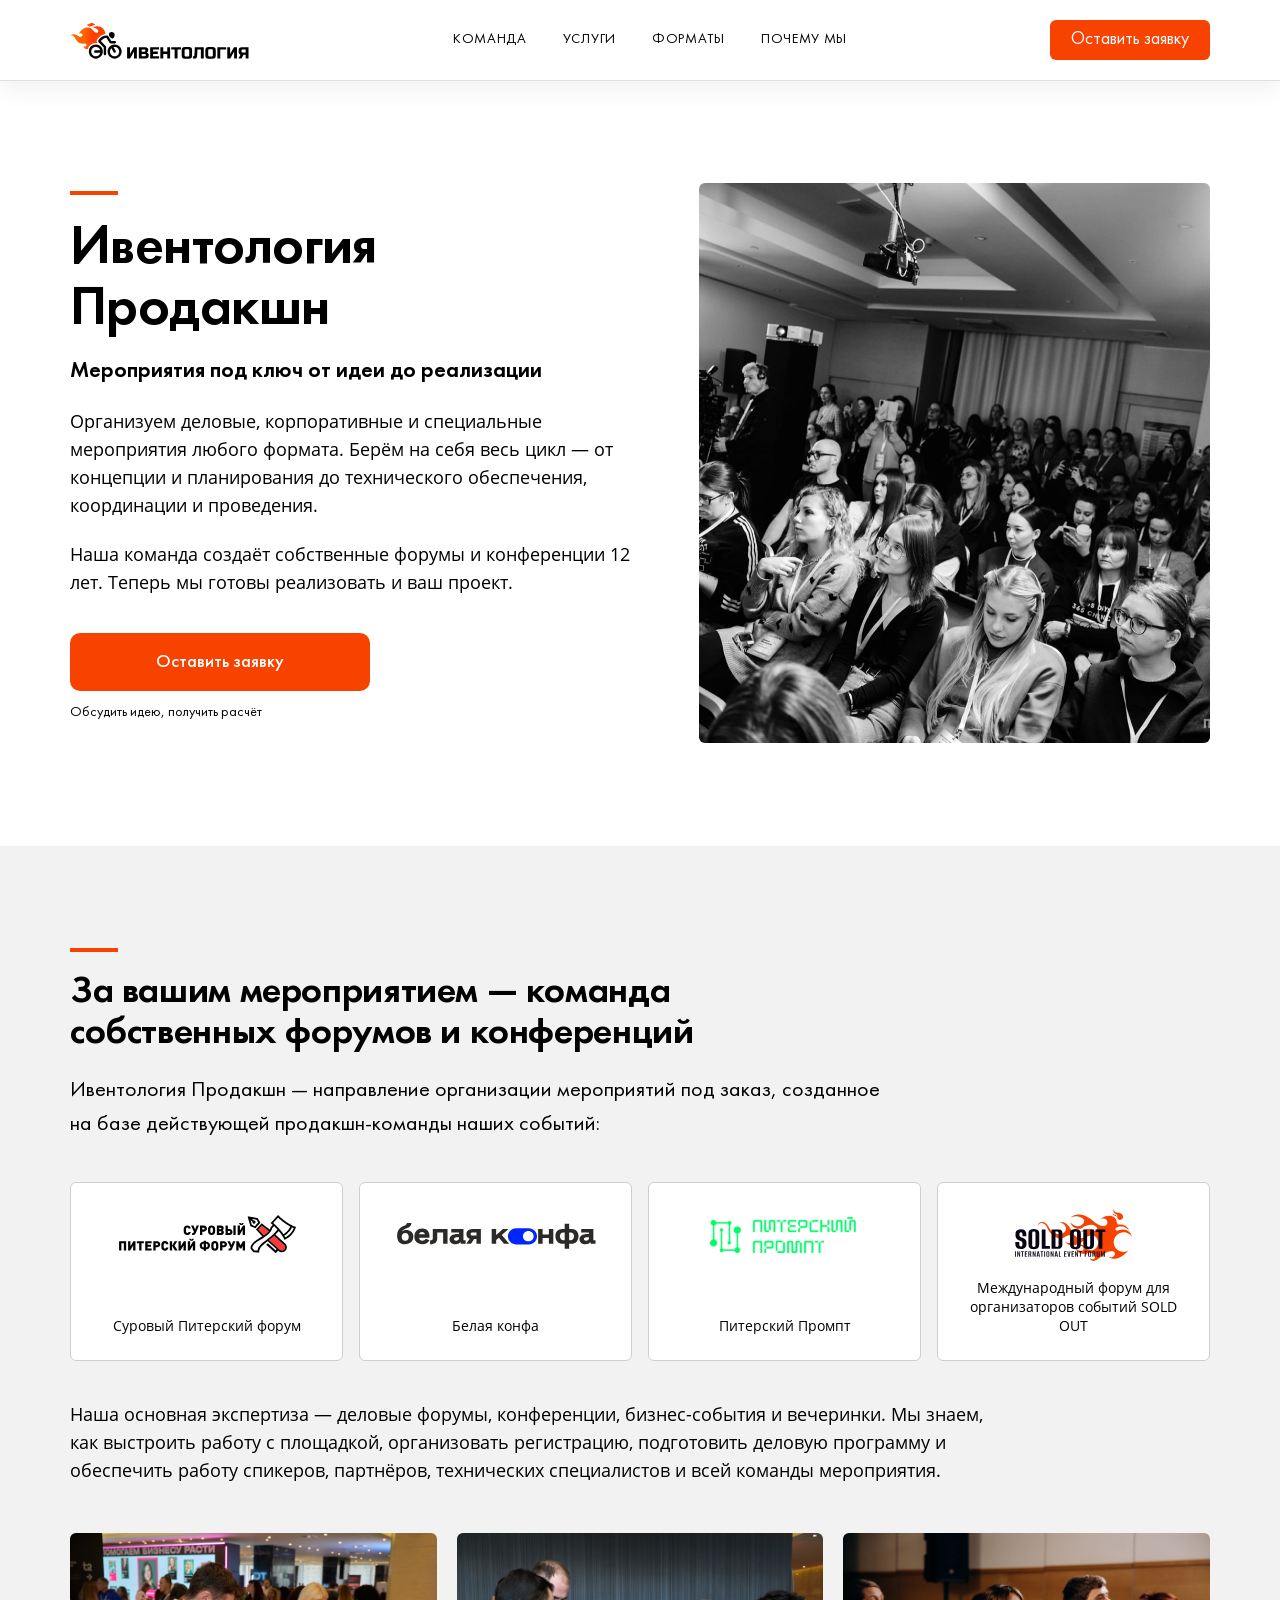
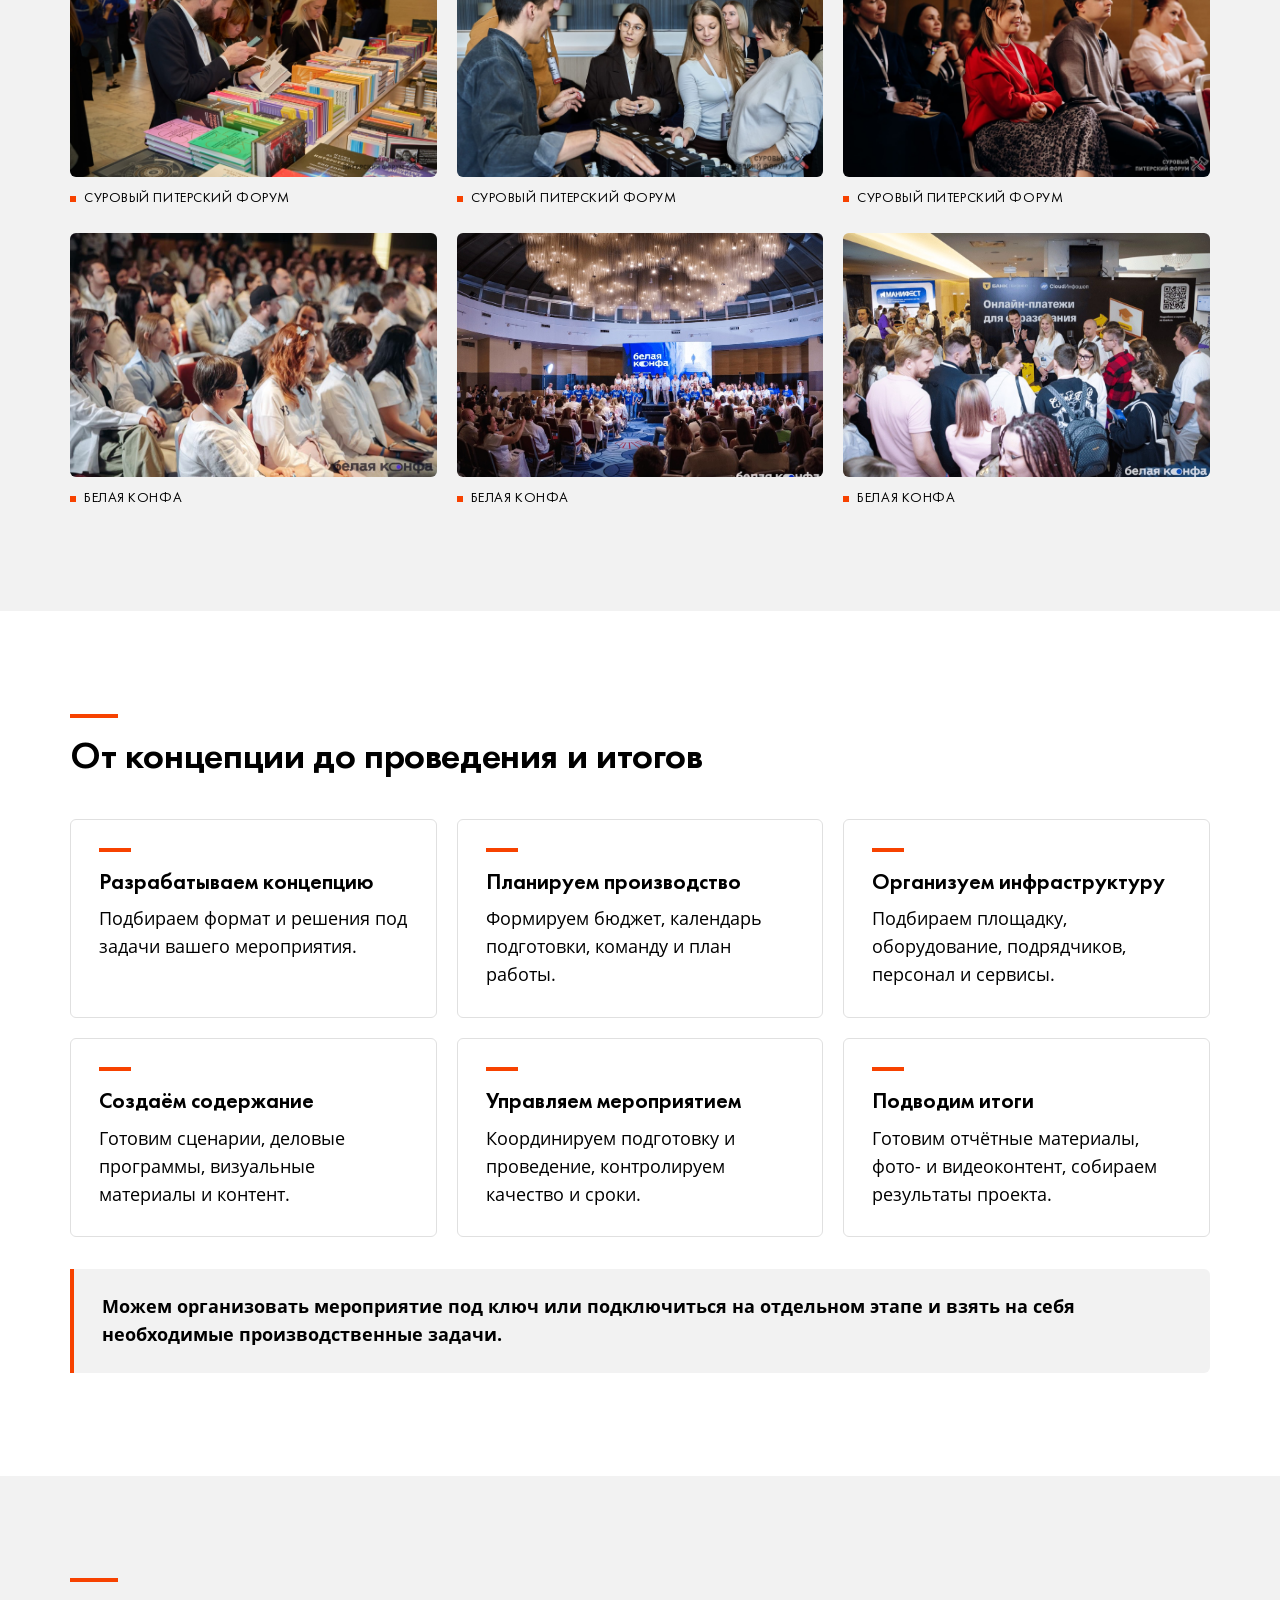
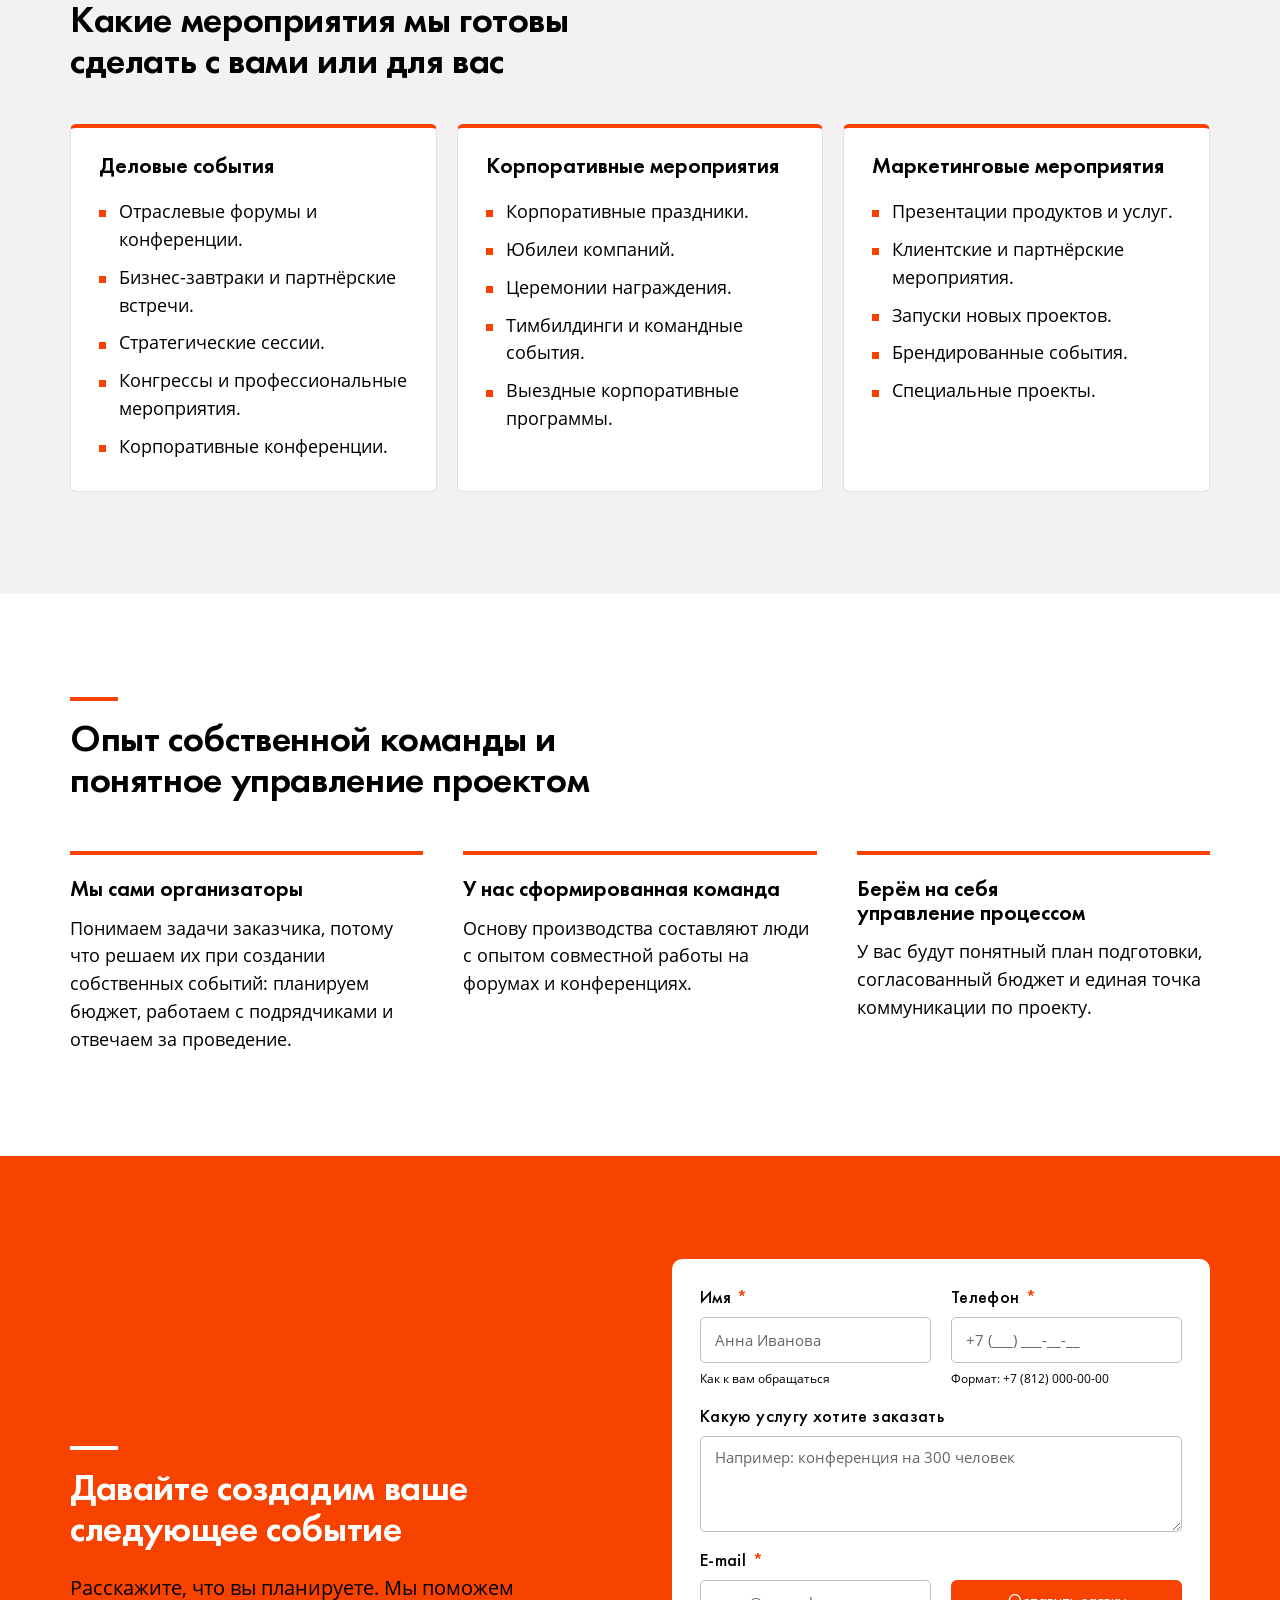
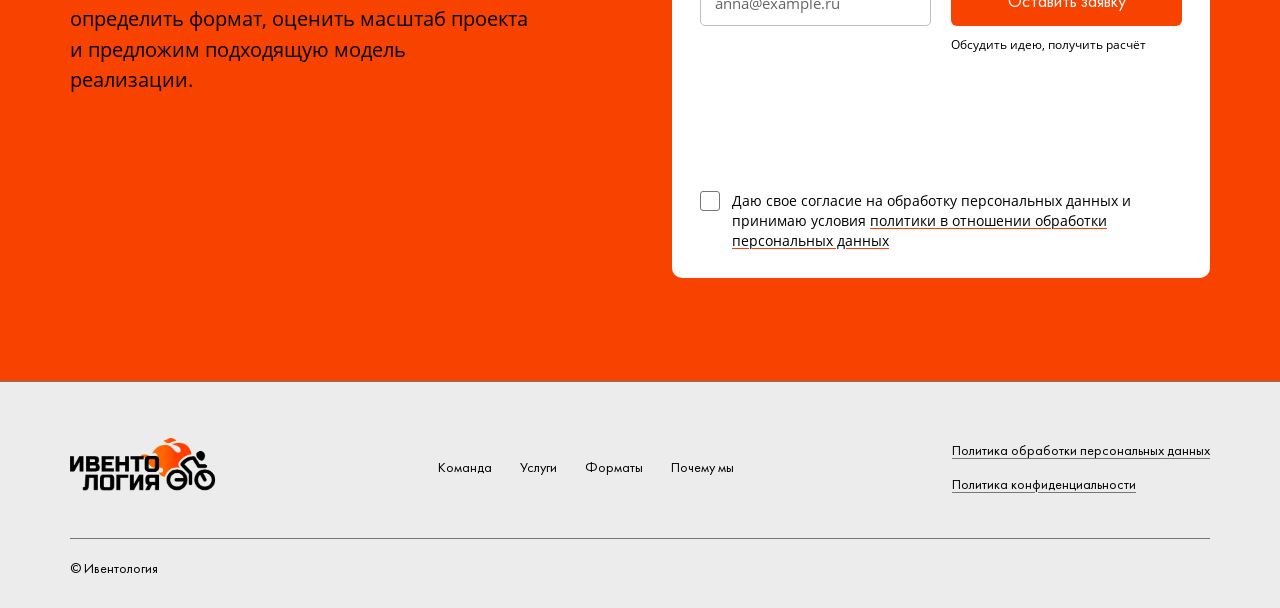
<file: docs/v-rabote/eventologia-production/index.html>
<!DOCTYPE html>
<html lang="ru">
<head>
  <meta charset="utf-8">
  <meta name="viewport" content="width=device-width, initial-scale=1">
  <title>Ивентология Продакшн — мероприятия под ключ</title>
  <meta name="description" content="Организуем деловые, корпоративные и специальные мероприятия под ключ: от концепции и планирования до технического обеспечения, координации и проведения.">
  <meta name="theme-color" content="#F74200">
  <meta name="robots" content="index, follow">
  <link rel="icon" href="favicon.ico" sizes="48x48">
  <link rel="icon" type="image/png" sizes="48x48" href="assets/favicon-48.png">
  <link rel="icon" type="image/png" sizes="96x96" href="assets/favicon-96.png">
  <link rel="icon" type="image/png" sizes="192x192" href="assets/favicon-192.png">
  <link rel="apple-touch-icon" sizes="180x180" href="assets/apple-touch-icon.png">
  <link rel="preload" href="assets/fonts/FuturaDemiC.woff" as="font" type="font/woff" crossorigin>
  <link rel="preload" href="assets/fonts/OpenSansRegular.woff" as="font" type="font/woff" crossorigin>
  <link rel="stylesheet" href="styles.css">
</head>
<body>

  <a class="skip-link" href="#main">К содержанию</a>

  <header class="site-header">
    <div class="container site-header__inner">
      <a class="site-header__logo" href="https://eventologia.ru/">
        <img src="assets/logos/logo.svg" alt="Ивентология" width="2835" height="591">
      </a>

      <nav class="site-nav" aria-label="Основная навигация">
        <ul>
          <li><a href="#team">Команда</a></li>
          <li><a href="#services">Услуги</a></li>
          <li><a href="#formats">Форматы</a></li>
          <li><a href="#benefits">Почему мы</a></li>
        </ul>
      </nav>

      <a class="button site-header__cta" href="#zayavka">Оставить заявку</a>
    </div>
  </header>

  <main id="main">

    <!-- 1. Первый экран -->
    <section class="section hero" id="hero" aria-labelledby="hero-title">
      <div class="container hero__grid">
        <div class="hero__content">
          <h1 id="hero-title">Ивентология Продакшн</h1>
          <p class="hero__subtitle">Мероприятия под ключ от идеи до реализации</p>
          <p class="hero__text">Организуем деловые, корпоративные и специальные мероприятия любого формата. Берём на себя весь цикл — от концепции и планирования до технического обеспечения, координации и проведения.</p>
          <p class="hero__text">Наша команда создаёт собственные форумы и конференции 12 лет. Теперь мы готовы реализовать и ваш проект.</p>

          <div class="hero__actions">
            <a class="banner_button" href="#zayavka">Оставить заявку</a>
            <p class="caption">Обсудить идею, получить расчёт</p>
          </div>
        </div>

        <div class="hero__media">
          <img src="assets/img/surovyi-hero.jpg" alt="Зрительный зал Сурового Питерского форума" width="1600" height="1067" fetchpriority="high">
        </div>
      </div>
    </section>

    <!-- 2. Команда и наши события -->
    <section class="section team" id="team" aria-labelledby="team-title">
      <div class="container">
        <h2 id="team-title">За вашим мероприятием — команда собственных форумов и конференций</h2>
        <p class="section-lead">Ивентология Продакшн — направление организации мероприятий под заказ, созданное на базе действующей продакшн-команды наших событий:</p>

        <ul class="event-logos" aria-label="События команды">
          <li>
            <a class="logo-card" href="https://smmconfa.ru/" target="_blank" rel="noopener">
              <span class="logo-card__media">
                <img class="logo-card__img logo-card__img--surovyi" src="assets/logos/surovyi.svg" alt="" width="265" height="59" decoding="async">
              </span>
              <span class="logo-card__name">Суровый Питерский форум</span>
            </a>
          </li>
          <li>
            <a class="logo-card" href="https://whiteconf.ru/" target="_blank" rel="noopener">
              <span class="logo-card__media">
                <img class="logo-card__img logo-card__img--whiteconf" src="assets/logos/whiteconf.svg" alt="" width="172" height="23" decoding="async">
              </span>
              <span class="logo-card__name">Белая конфа</span>
            </a>
          </li>
          <li>
            <a class="logo-card" href="https://spbprompt.ru/" target="_blank" rel="noopener">
              <span class="logo-card__media">
                <img class="logo-card__img logo-card__img--spbprompt" src="assets/logos/spbprompt.png" alt="" width="149" height="36" decoding="async">
              </span>
              <span class="logo-card__name">Питерский Промпт</span>
            </a>
          </li>
          <li>
            <a class="logo-card" href="https://soldoutconf.ru/" target="_blank" rel="noopener">
              <span class="logo-card__media">
                <img class="logo-card__img logo-card__img--soldout" src="assets/logos/soldout.svg" alt="" width="837" height="370" decoding="async">
              </span>
              <span class="logo-card__name">Международный форум для организаторов событий SOLD OUT</span>
            </a>
          </li>
        </ul>

        <p class="team__expertise">Наша основная экспертиза — деловые форумы, конференции, бизнес-события и вечеринки. Мы знаем, как выстроить работу с площадкой, организовать регистрацию, подготовить деловую программу и обеспечить работу спикеров, партнёров, технических специалистов и всей команды мероприятия.</p>

        <div class="photo-grid">
          <figure class="photo-card">
            <img src="assets/img/surovyi-1.jpg" alt="Суровый Питерский форум: книжная зона" width="1600" height="1066" loading="lazy" decoding="async">
            <figcaption>Суровый Питерский форум</figcaption>
          </figure>
          <figure class="photo-card">
            <img src="assets/img/surovyi-2.jpg" alt="Суровый Питерский форум: участники у стойки" width="1600" height="1066" loading="lazy" decoding="async">
            <figcaption>Суровый Питерский форум</figcaption>
          </figure>
          <figure class="photo-card">
            <img src="assets/img/surovyi-3.jpg" alt="Суровый Питерский форум: зрительный зал" width="1600" height="1067" loading="lazy" decoding="async">
            <figcaption>Суровый Питерский форум</figcaption>
          </figure>
          <figure class="photo-card">
            <img src="assets/img/whiteconf-1.jpg" alt="Белая конфа: зрители в зале" width="1000" height="666" loading="lazy" decoding="async">
            <figcaption>Белая конфа</figcaption>
          </figure>
          <figure class="photo-card">
            <img src="assets/img/whiteconf-2.jpg" alt="Белая конфа: сцена и зал" width="1000" height="699" loading="lazy" decoding="async">
            <figcaption>Белая конфа</figcaption>
          </figure>
          <figure class="photo-card">
            <img src="assets/img/whiteconf-3.jpg" alt="Белая конфа: партнёрская зона" width="1000" height="666" loading="lazy" decoding="async">
            <figcaption>Белая конфа</figcaption>
          </figure>
        </div>
      </div>
    </section>

    <!-- 3. Что мы делаем -->
    <section class="section services" id="services" aria-labelledby="services-title">
      <div class="container">
        <h2 id="services-title">От концепции до проведения и итогов</h2>

        <div class="services__grid">
          <article class="service-card">
            <h3>Разрабатываем концепцию</h3>
            <p>Подбираем формат и решения под задачи вашего мероприятия.</p>
          </article>
          <article class="service-card">
            <h3>Планируем производство</h3>
            <p>Формируем бюджет, календарь подготовки, команду и план работы.</p>
          </article>
          <article class="service-card">
            <h3>Организуем инфраструктуру</h3>
            <p>Подбираем площадку, оборудование, подрядчиков, персонал и сервисы.</p>
          </article>
          <article class="service-card">
            <h3>Создаём содержание</h3>
            <p>Готовим сценарии, деловые программы, визуальные материалы и контент.</p>
          </article>
          <article class="service-card">
            <h3>Управляем мероприятием</h3>
            <p>Координируем подготовку и проведение, контролируем качество и сроки.</p>
          </article>
          <article class="service-card">
            <h3>Подводим итоги</h3>
            <p>Готовим отчётные материалы, фото- и видеоконтент, собираем результаты проекта.</p>
          </article>
        </div>

        <p class="services__note">Можем организовать мероприятие под ключ или подключиться на отдельном этапе и взять на себя необходимые производственные задачи.</p>
      </div>
    </section>

    <!-- 4. Какие мероприятия организуем -->
    <section class="section formats" id="formats" aria-labelledby="formats-title">
      <div class="container">
        <h2 id="formats-title">Какие мероприятия мы готовы сделать с вами или для вас</h2>

        <div class="formats__grid">
          <article class="format-card">
            <h3>Деловые события</h3>
            <ul>
              <li>Отраслевые форумы и конференции.</li>
              <li>Бизнес-завтраки и партнёрские встречи.</li>
              <li>Стратегические сессии.</li>
              <li>Конгрессы и профессиональные мероприятия.</li>
              <li>Корпоративные конференции.</li>
            </ul>
          </article>
          <article class="format-card">
            <h3>Корпоративные мероприятия</h3>
            <ul>
              <li>Корпоративные праздники.</li>
              <li>Юбилеи компаний.</li>
              <li>Церемонии награждения.</li>
              <li>Тимбилдинги и командные события.</li>
              <li>Выездные корпоративные программы.</li>
            </ul>
          </article>
          <article class="format-card">
            <h3>Маркетинговые мероприятия</h3>
            <ul>
              <li>Презентации продуктов и услуг.</li>
              <li>Клиентские и партнёрские мероприятия.</li>
              <li>Запуски новых проектов.</li>
              <li>Брендированные события.</li>
              <li>Специальные проекты.</li>
            </ul>
          </article>
        </div>
      </div>
    </section>

    <!-- 5. Почему с нами удобно работать -->
    <section class="section benefits" id="benefits" aria-labelledby="benefits-title">
      <div class="container">
        <h2 id="benefits-title">Опыт собственной команды и понятное управление проектом</h2>

        <div class="benefits__grid">
          <article class="benefit">
            <h3>Мы сами организаторы</h3>
            <p>Понимаем задачи заказчика, потому что решаем их при создании собственных событий: планируем бюджет, работаем с подрядчиками и отвечаем за проведение.</p>
          </article>
          <article class="benefit">
            <h3>У нас сформированная команда</h3>
            <p>Основу производства составляют люди с опытом совместной работы на форумах и конференциях.</p>
          </article>
          <article class="benefit">
            <h3>Берём на себя управление процессом</h3>
            <p>У вас будут понятный план подготовки, согласованный бюджет и единая точка коммуникации по проекту.</p>
          </article>
        </div>
      </div>
    </section>

    <!-- 6. Финальный блок с заявкой -->
    <section class="section request" id="zayavka" aria-labelledby="request-title">
      <div class="container request__grid">
        <div class="request__content">
          <h2 id="request-title">Давайте создадим ваше следующее событие</h2>
          <p>Расскажите, что вы планируете. Мы поможем определить формат, оценить масштаб проекта и предложим подходящую модель реализации.</p>
        </div>

        <!-- Демо-форма: реальная отправка не подключена. Submit перехватывается скриптом ниже. -->
        <div class="request__form">
          <form class="form-grid" id="request-form" action="#" method="post" aria-label="Заявка на организацию мероприятия">
            <div class="field">
              <label for="name">Имя <span class="req" aria-hidden="true">*</span></label>
              <input id="name" name="name" type="text" autocomplete="name" placeholder="Анна Иванова" required>
              <span class="field__hint">Как к вам обращаться</span>
            </div>
            <div class="field">
              <label for="phone">Телефон <span class="req" aria-hidden="true">*</span></label>
              <input id="phone" name="phone" type="tel" inputmode="tel" autocomplete="tel" placeholder="+7 (___) ___-__-__" required>
              <span class="field__hint">Формат: +7 (812) 000-00-00</span>
            </div>
            <div class="field field--full">
              <label for="service">Какую услугу хотите заказать</label>
              <textarea id="service" name="service" rows="3" placeholder="Например: конференция на 300 человек"></textarea>
            </div>
            <div class="field">
              <label for="email">E-mail <span class="req" aria-hidden="true">*</span></label>
              <input id="email" name="email" type="email" autocomplete="email" placeholder="anna@example.ru" required>
            </div>
            <div class="form-actions">
              <button class="button" type="submit">Оставить заявку</button>
              <span class="hint">Обсудить идею, получить расчёт</span>
            </div>
            <div class="field field--full captcha-field">
              <div id="captcha-container"
                   class="smart-captcha"
                   data-sitekey="ysc1_vNboZcrfdnfjeKm4hYU4AnFKGGWx5bDCby4jVJ6vbba2baee"></div>
            </div>
            <label class="consent" for="consent">
              <input class="consent__input" id="consent" name="consent" type="checkbox" required>
              <span class="consent__text">Даю свое согласие на обработку персональных данных и принимаю условия <a href="https://eventologia.ru/personal/" target="_blank" rel="noopener">политики в отношении обработки персональных данных</a></span>
            </label>
            <p class="form-message" id="form-message" role="status" hidden>Спасибо! Заявка отправлена.</p>
          </form>
        </div>
      </div>
    </section>

  </main>

  <footer class="site-footer">
    <div class="container">
      <div class="site-footer__top">
        <a class="site-footer__logo" href="https://eventologia.ru/">
          <img src="assets/logos/f_logo.svg" alt="Ивентология" width="1728" height="692">
        </a>

        <nav class="site-footer__nav" aria-label="Навигация в подвале">
          <ul>
            <li><a href="#team">Команда</a></li>
            <li><a href="#services">Услуги</a></li>
            <li><a href="#formats">Форматы</a></li>
            <li><a href="#benefits">Почему мы</a></li>
          </ul>
        </nav>

        <ul class="site-footer__policies">
          <li><a href="https://eventologia.ru/personal/" target="_blank" rel="noopener">Политика обработки персональных данных</a></li>
          <li><a href="https://eventologia.ru/privacy/" target="_blank" rel="noopener">Политика конфиденциальности</a></li>
        </ul>
      </div>

      <div class="site-footer__bottom">
        <p class="site-footer__copy">© Ивентология</p>
      </div>
    </div>
  </footer>

  <script>
    // Демонстрационная страница: данные никуда не отправляются.
    // Перехватываем submit, очищаем поля и показываем подтверждение.
    (function () {
      var form = document.getElementById('request-form');
      var message = document.getElementById('form-message');

      form.addEventListener('submit', function (event) {
        event.preventDefault();
        form.reset();
        message.hidden = false;
      });
    })();
  </script>

  <script>
    // Маска телефона без библиотек: в поле живут только цифры (7 + до 10 цифр
    // номера), отображение — +7 (999) 123-45-67.
    (function () {
      var input = document.getElementById('phone');
      if (!input) { return; }

      var SEPARATORS = ' ()-';

      // Разбирает произвольную строку: отбрасывает код страны (7/8),
      // оставляет не больше 10 цифр номера.
      function parse(value) {
        var all = value.replace(/\D/g, '');
        var skip = 0;
        if (all.charAt(0) === '7' || all.charAt(0) === '8') { skip = 1; }
        // Код страны мог прийти дважды: префикс поля + вставленное «8 ...».
        if (all.length - skip > 10 && (all.charAt(skip) === '7' || all.charAt(skip) === '8')) {
          skip = 2;
        }
        return { subscriber: all.slice(skip, skip + 10), skip: skip };
      }

      // Цифры номера -> строка по шаблону.
      function format(subscriber) {
        if (!subscriber) { return '+7'; }
        var out = '+7 (' + subscriber.slice(0, 3);
        if (subscriber.length < 4) { return out; }
        out += ') ' + subscriber.slice(3, 6);
        if (subscriber.length < 7) { return out; }
        out += '-' + subscriber.slice(6, 8);
        if (subscriber.length < 9) { return out; }
        return out + '-' + subscriber.slice(8, 10);
      }

      // Позиция после count-й цифры номера (0 — сразу после «+7»).
      function caretPosition(formatted, count) {
        if (count <= 0) { return 2; }
        var seen = 0;
        for (var i = 0; i < formatted.length; i++) {
          if (formatted.charAt(i) >= '0' && formatted.charAt(i) <= '9') {
            seen++;
            if (seen === count + 1) { return i + 1; }
          }
        }
        return formatted.length;
      }

      function syncValidity(subscriber) {
        if (!subscriber.length) {
          input.setCustomValidity('Введите номер телефона');
        } else if (subscriber.length < 10) {
          input.setCustomValidity('Введите номер телефона полностью');
        } else {
          input.setCustomValidity('');
        }
      }

      // Перерисовка с сохранением курсора после того же числа цифр.
      function render(value, caret) {
        var parsed = parse(value);
        var subscriber = parsed.subscriber;

        // Полное стирание: пустая строка, а не «+7».
        if (!subscriber) {
          input.value = '';
          syncValidity(subscriber);
          return;
        }

        var head = caret === null ? value : value.slice(0, caret);
        var before = head.replace(/\D/g, '');
        before = before.slice(Math.min(parsed.skip, before.length));
        var keep = Math.min(before.length, subscriber.length);

        var formatted = format(subscriber);
        input.value = formatted;
        if (caret !== null) {
          var pos = caretPosition(formatted, keep);
          input.setSelectionRange(pos, pos);
        }
        syncValidity(subscriber);
      }

      input.addEventListener('focus', function () {
        if (!parse(input.value).subscriber) {
          input.value = '+7 ';
          input.setSelectionRange(3, 3);
        }
      });

      input.addEventListener('blur', function () {
        var subscriber = parse(input.value).subscriber;
        input.value = subscriber ? format(subscriber) : '';
        syncValidity(subscriber);
      });

      input.addEventListener('input', function () {
        render(input.value, input.selectionStart);
      });

      input.addEventListener('keydown', function (event) {
        if (event.key !== 'Backspace' && event.key !== 'Delete') { return; }
        if (event.ctrlKey || event.metaKey || event.altKey) { return; }

        var start = input.selectionStart;
        var end = input.selectionEnd;
        if (start !== end) { return; } // выделение удалит сам браузер

        var value = input.value;
        var index = -1;

        if (event.key === 'Backspace') {
          if (start === 0 || SEPARATORS.indexOf(value.charAt(start - 1)) === -1) { return; }
          for (var i = start - 1; i >= 0; i--) {
            if (value.charAt(i) >= '0' && value.charAt(i) <= '9') { index = i; break; }
          }
        } else {
          if (start >= value.length || SEPARATORS.indexOf(value.charAt(start)) === -1) { return; }
          for (var j = start; j < value.length; j++) {
            if (value.charAt(j) >= '0' && value.charAt(j) <= '9') { index = j; break; }
          }
        }

        if (index === -1) { return; }
        event.preventDefault();
        render(value.slice(0, index) + value.slice(index + 1), index);
      });

      input.addEventListener('paste', function (event) {
        event.preventDefault();
        var clipboard = event.clipboardData || window.clipboardData;
        var text = clipboard ? clipboard.getData('text') : '';
        var start = input.selectionStart;
        var end = input.selectionEnd;
        var value = input.value.slice(0, start) + text + input.value.slice(end);
        render(value, start + text.length);
      });
    })();
  </script>

  <script src="https://smartcaptcha.yandexcloud.net/captcha.js" defer></script>

</body>
</html>
</file>
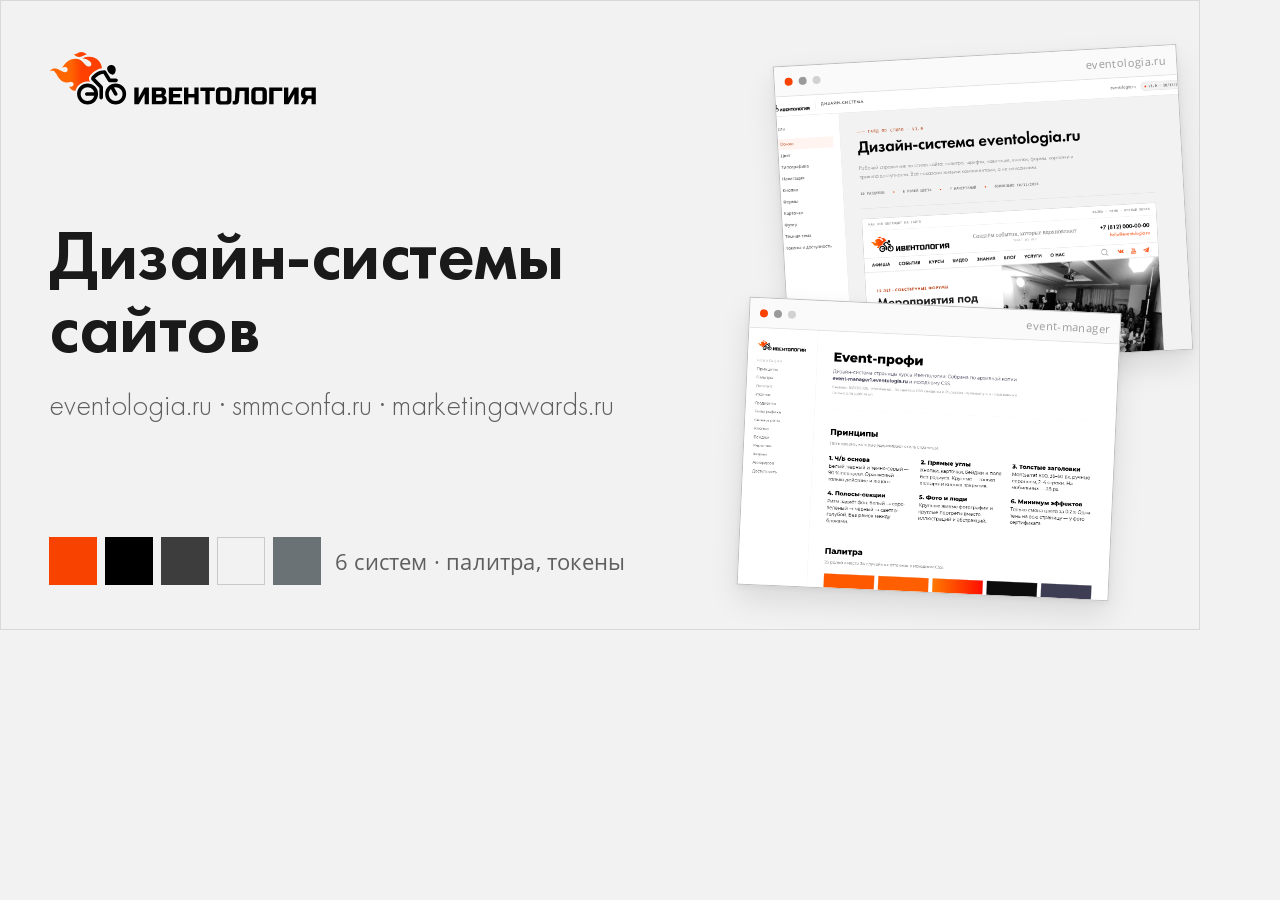
<file: docs/assets/og-source.html>
<!DOCTYPE html>
<html lang="ru">
<head>
<meta charset="utf-8">
<title>Ивентология — дизайн-системы · OG 1200×630</title>
<style>
  @font-face {
    font-family: "FuturaDemiC";
    src: url("../eventologia-ru/assets/fonts/FuturaDemiC.woff") format("woff");
    font-weight: 400; font-style: normal; font-display: block;
  }
  @font-face {
    font-family: "FuturaLightC";
    src: url("../eventologia-ru/assets/fonts/FuturaLightC.woff") format("woff");
    font-weight: 400; font-style: normal; font-display: block;
  }
  @font-face {
    font-family: "OpenSansRegular";
    src: url("../eventologia-ru/assets/fonts/OpenSansRegular.woff") format("woff");
    font-weight: 400; font-style: normal; font-display: block;
  }

  * { box-sizing: border-box; }

  html, body { margin: 0; padding: 0; background: #F2F2F2; }

  .page {
    position: relative;
    width: 1200px; height: 630px;
    background: #F2F2F2;
    border: 1px solid #D9D9D9;
    overflow: hidden;
  }

  .wrap {
    position: absolute; inset: 0;
    padding: 48px 48px 44px;
    display: grid;
    grid-template-columns: 1fr 400px;
    column-gap: 30px;
  }

  .left {
    display: flex;
    flex-direction: column;
    justify-content: space-between;
    min-width: 0;
  }

  .logo { display: block; height: 56px; width: auto; align-self: flex-start; }

  .mid { margin-top: 8px; }

  h1 {
    margin: 0;
    font-family: "FuturaDemiC", "Helvetica Neue", Arial, sans-serif;
    font-weight: 400;
    font-size: 72px;
    line-height: 1.02;
    letter-spacing: -0.5px;
    color: #1A1A1A;
    max-width: 672px;
  }

  .sub {
    margin: 18px 0 0;
    font-family: "FuturaLightC", "Helvetica Neue", Arial, sans-serif;
    font-size: 30px;
    line-height: 1.25;
    color: #5F5F5F;
  }

  .foot {
    display: flex;
    align-items: center;
    gap: 14px;
    min-width: 0;
  }

  .swatches { display: flex; gap: 8px; flex: none; }

  .sw {
    width: 48px; height: 48px;
    display: block;
  }

  .sw.bordered { border: 1px solid #C9C9C9; }

  .caption {
    font-family: "OpenSansRegular", "SF Mono", Menlo, monospace;
    font-size: 22px;
    line-height: 1.2;
    color: #5F5F5F;
    letter-spacing: 0.2px;
    white-space: nowrap;
  }

  /* ---- превью-«окна» ---- */
  .visual {
    position: relative;
    height: 100%;
  }

  .window {
    position: absolute;
    background: #FFFFFF;
    border: 1px solid #BFBFBF;
    box-shadow: 0 14px 30px rgba(0, 0, 0, 0.10), 0 2px 6px rgba(0, 0, 0, 0.05);
    overflow: hidden;
  }

  .window .bar {
    height: 30px;
    display: flex;
    align-items: center;
    gap: 6px;
    padding: 0 10px;
    border-bottom: 1px solid #E2E2E2;
    background: #FAFAFA;
  }

  .dot { width: 8px; height: 8px; border-radius: 50%; background: #D2D2D2; }
  .dot.a { background: #F74200; }
  .dot.b { background: #9A9A9A; }

  .bar .label {
    margin-left: auto;
    font-family: "OpenSansRegular", Helvetica, Arial, sans-serif;
    font-size: 11px;
    letter-spacing: 0.4px;
    color: #9A9A9A;
  }

  .window .shot {
    display: block;
    width: 100%;
    object-fit: cover;
    object-position: top center;
    border: 0;
  }

  .w1 {
    width: 404px; height: 306px;
    top: 6px; right: -34px;
    transform: rotate(-3.2deg);
    z-index: 1;
  }
  .w1 .shot { height: 274px; }

  .w2 {
    width: 372px; height: 288px;
    bottom: -8px; left: -8px;
    transform: rotate(2.6deg);
    z-index: 2;
  }
  .w2 .shot { height: 256px; }
</style>
</head>
<body>
<div class="page">
  <div class="wrap">
    <div class="left">
      <img class="logo" src="../eventologia-ru/assets/logos/logo.svg" alt="Ивентология">

      <div class="mid">
        <h1>Дизайн-системы<br>сайтов</h1>
        <p class="sub">eventologia.ru · smmconfa.ru · marketingawards.ru</p>
      </div>

      <div class="foot">
        <div class="swatches">
          <span class="sw" style="background:#F74200"></span>
          <span class="sw" style="background:#000000"></span>
          <span class="sw" style="background:#3D3D3D"></span>
          <span class="sw bordered" style="background:#F2F2F2"></span>
          <span class="sw" style="background:#6B7275"></span>
        </div>
        <div class="caption">6 систем · палитра, токены</div>
      </div>
    </div>

    <div class="visual">
      <div class="window w1">
        <div class="bar">
          <span class="dot a"></span><span class="dot b"></span><span class="dot"></span>
          <span class="label">eventologia.ru</span>
        </div>
        <img class="shot" src="../eventologia-ru/preview.png" alt="">
      </div>

      <div class="window w2">
        <div class="bar">
          <span class="dot a"></span><span class="dot b"></span><span class="dot"></span>
          <span class="label">event-manager</span>
        </div>
        <img class="shot" src="../event-manager1/preview.png" alt="">
      </div>
    </div>
  </div>
</div>
<script>
  // Готовность к скриншоту: ждём шрифты + 300 мс и ставим маркер на <html>.
  // Метрики пишутся в data-metrics для проверки обрезки/загрузки ресурсов.
  document.fonts.ready.then(function () {
    var h1 = document.querySelector('h1');
    var r = h1.getBoundingClientRect();
    var range = document.createRange();
    var lineWidths = [];
    for (var i = 0; i < h1.childNodes.length; i++) {
      var node = h1.childNodes[i];
      if (node.nodeType === 3 && node.textContent.trim() !== '') {
        range.selectNodeContents(node);
        lineWidths.push(Math.round(range.getBoundingClientRect().width));
      }
    }
    var page = document.querySelector('.page').getBoundingClientRect();
    var logo = document.querySelector('.logo');
    var foot = document.querySelector('.foot');
    document.documentElement.setAttribute('data-metrics', JSON.stringify({
      futuraDemi: document.fonts.check('72px FuturaDemiC'),
      futuraLight: document.fonts.check('30px FuturaLightC'),
      openSans: document.fonts.check('22px OpenSansRegular'),
      titleLines: Math.round(r.height / (72 * 1.02)),
      titleBox: [Math.round(r.left), Math.round(r.top), Math.round(r.width), Math.round(r.height)],
      lineWidths: lineWidths,
      logoBox: [Math.round(logo.getBoundingClientRect().width), Math.round(logo.getBoundingClientRect().height)],
      logoLoaded: logo.naturalWidth > 0,
      footOverflow: foot.scrollWidth - foot.clientWidth,
      page: [Math.round(page.width), Math.round(page.height)],
      shotsLoaded: Array.prototype.every.call(document.querySelectorAll('.shot'), function (im) {
        return im.complete && im.naturalWidth > 0;
      })
    }));
    setTimeout(function () {
      document.documentElement.setAttribute('data-fonts-ready', '1');
    }, 300);
  });
</script>
</body>
</html>
</file>
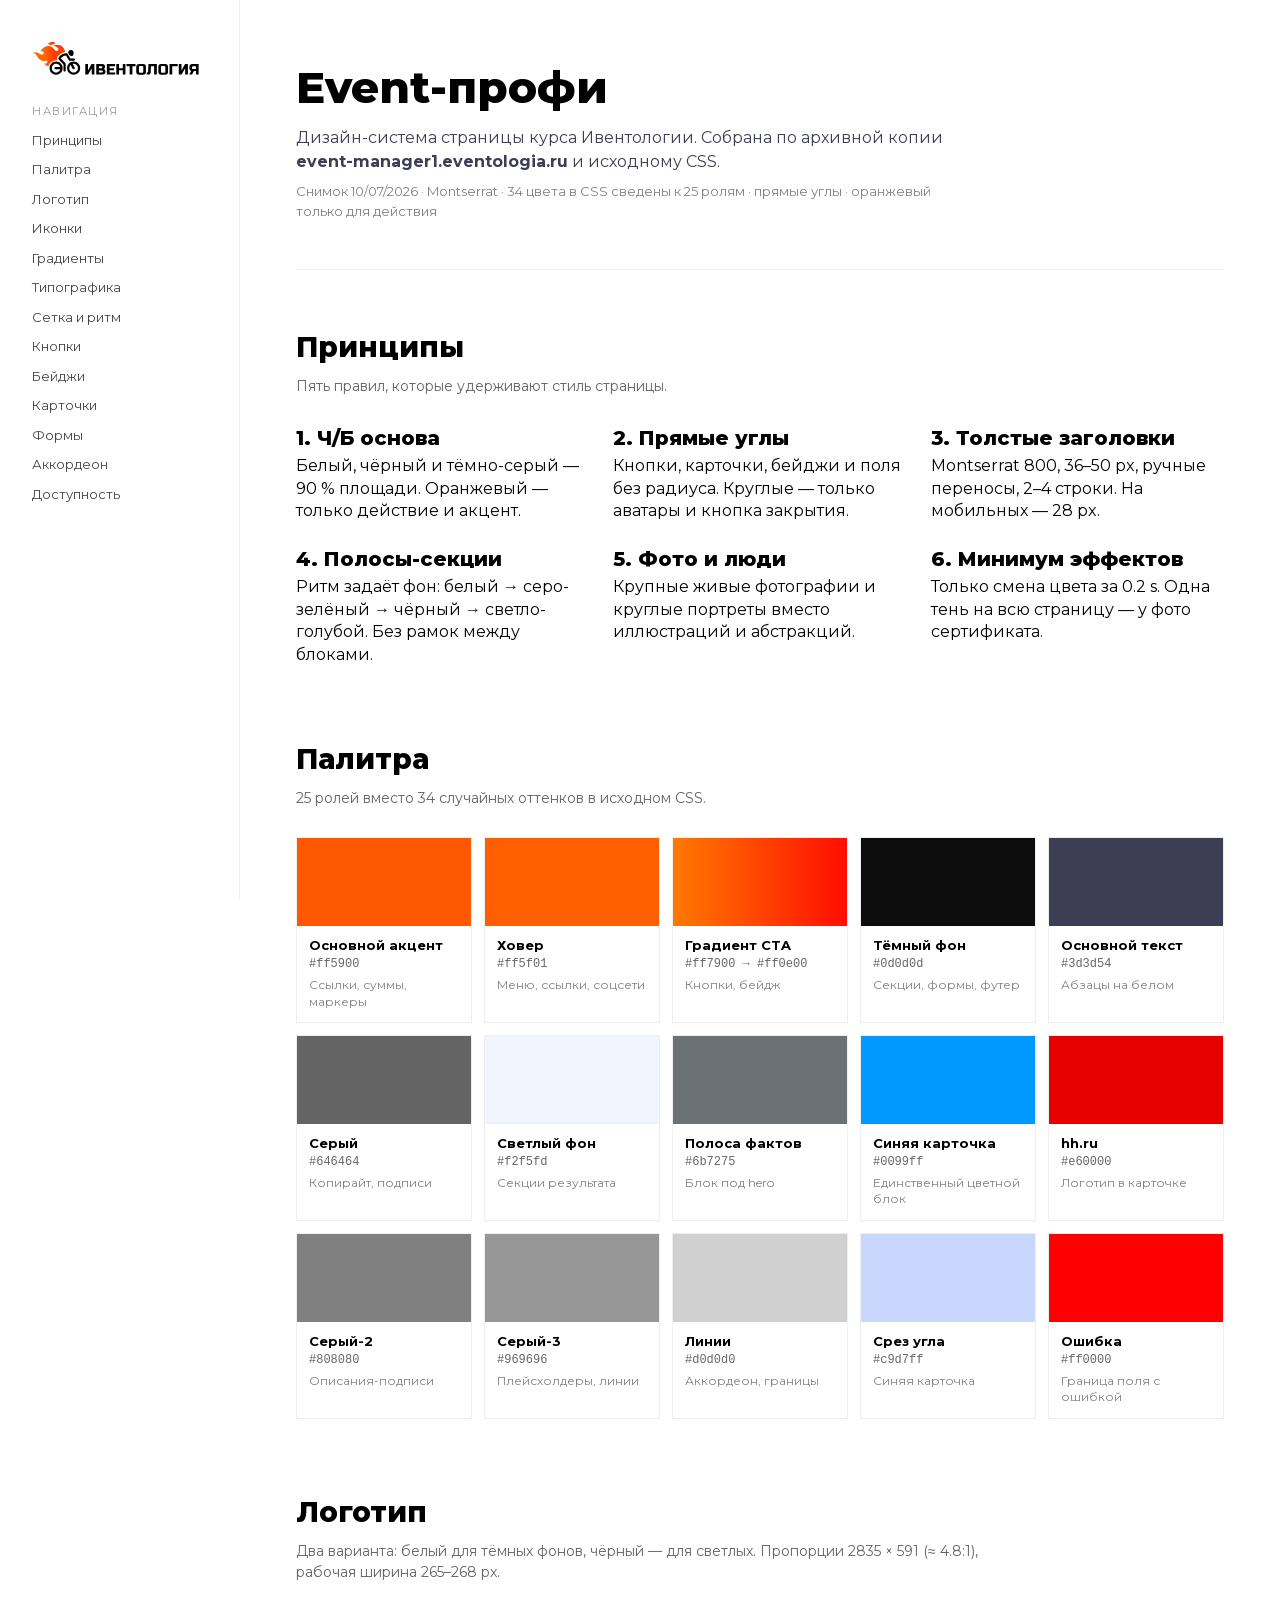
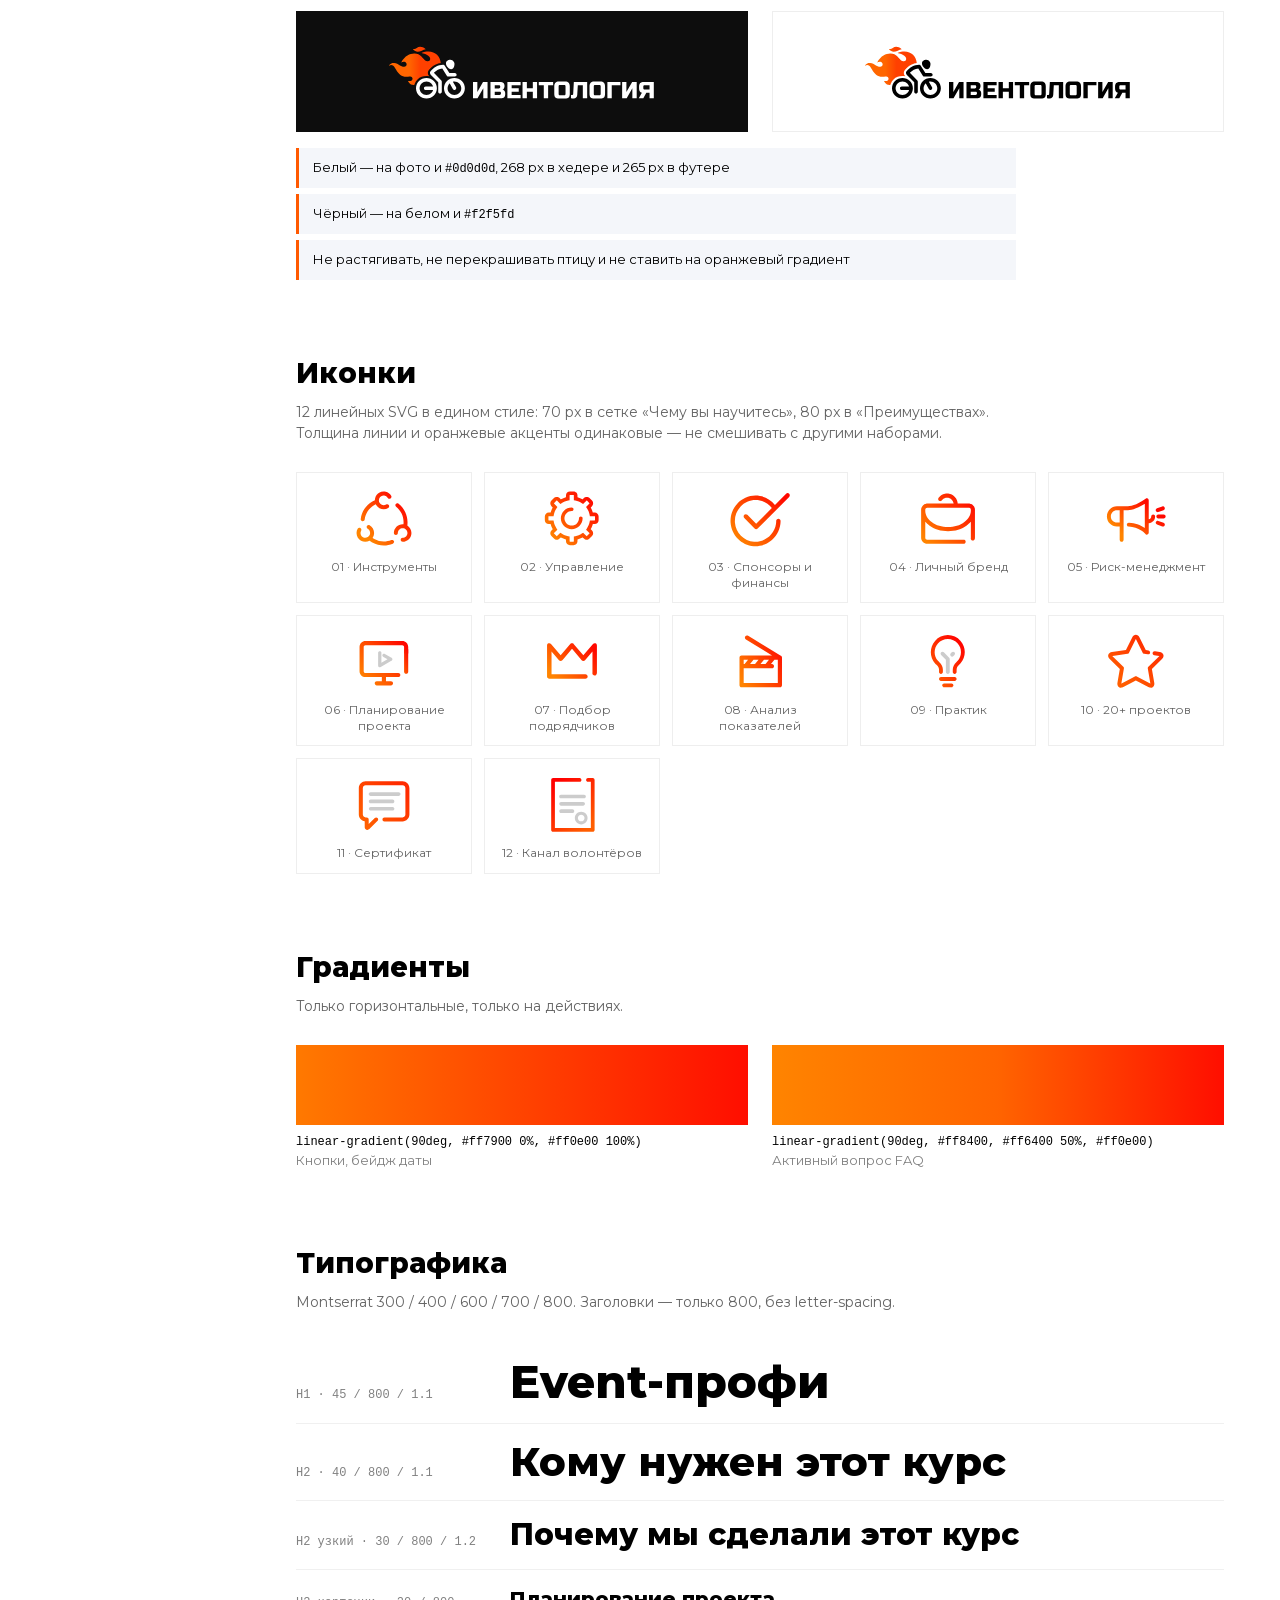
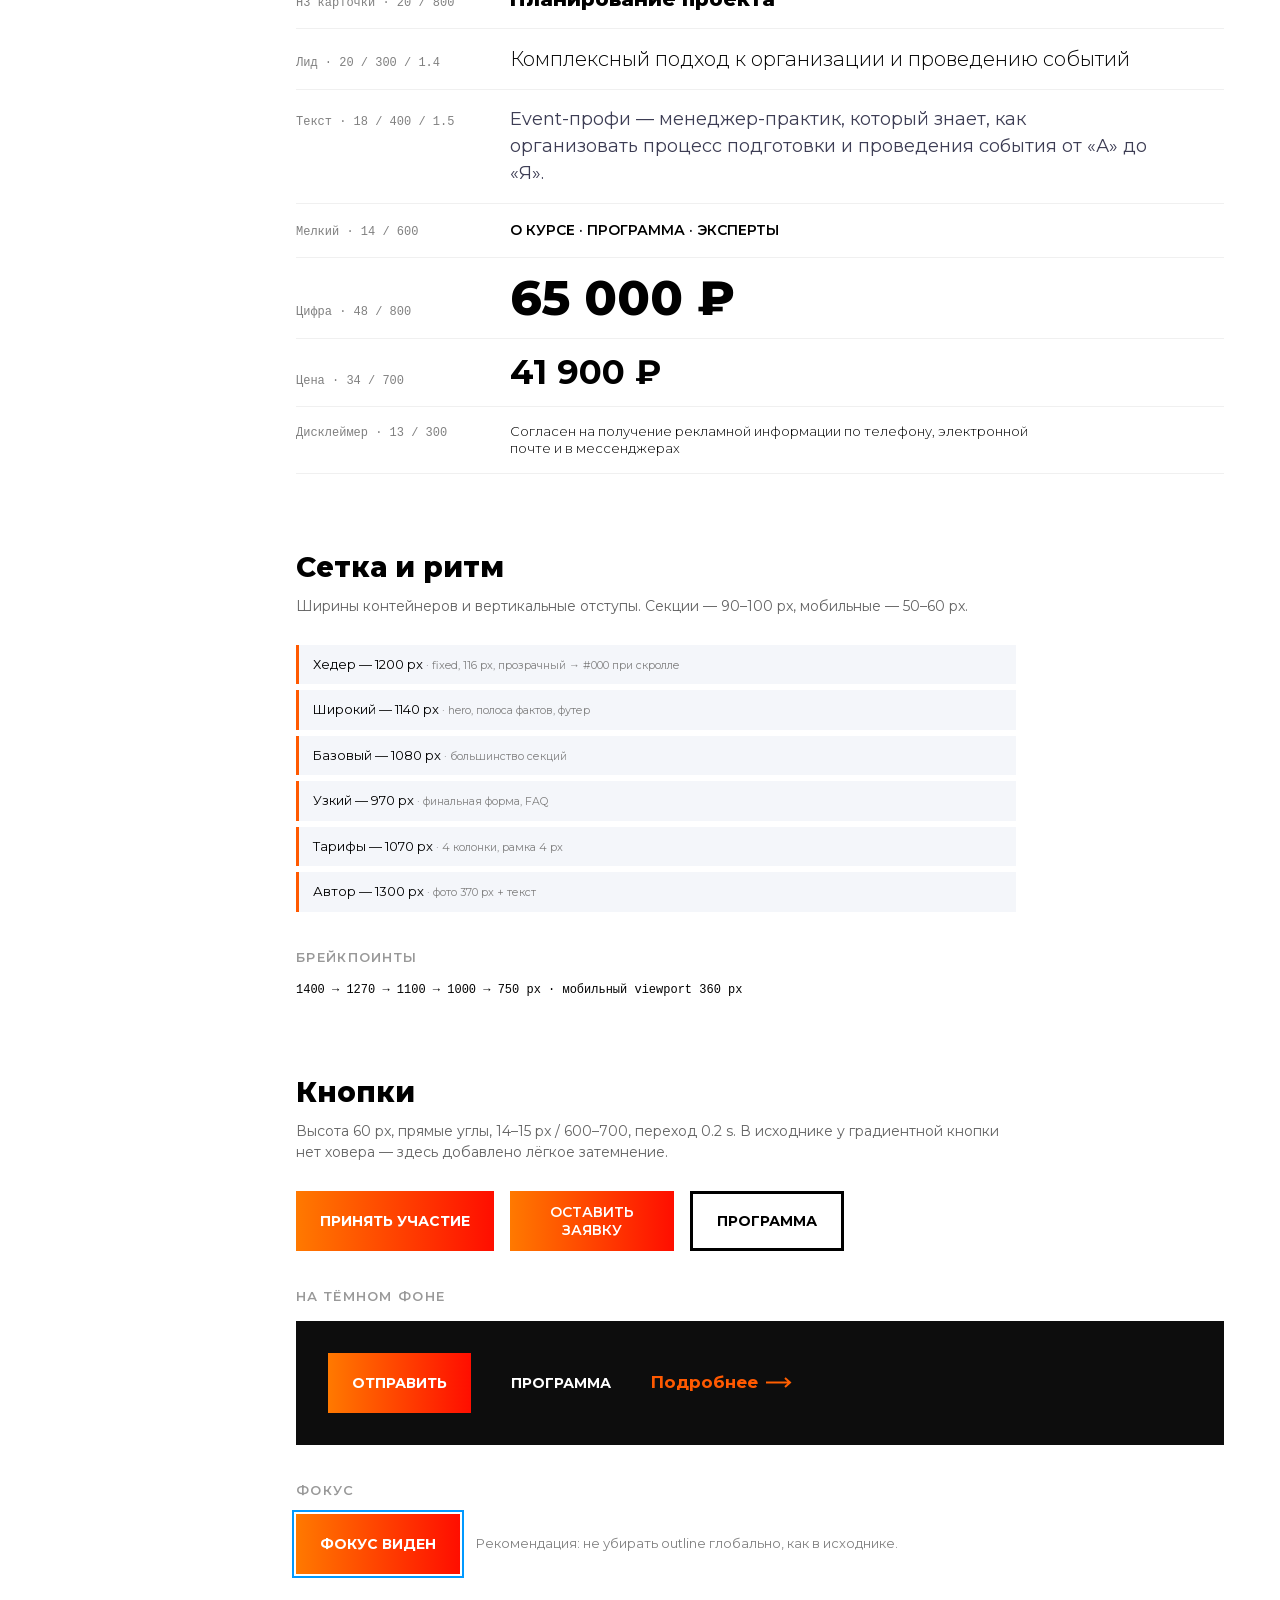
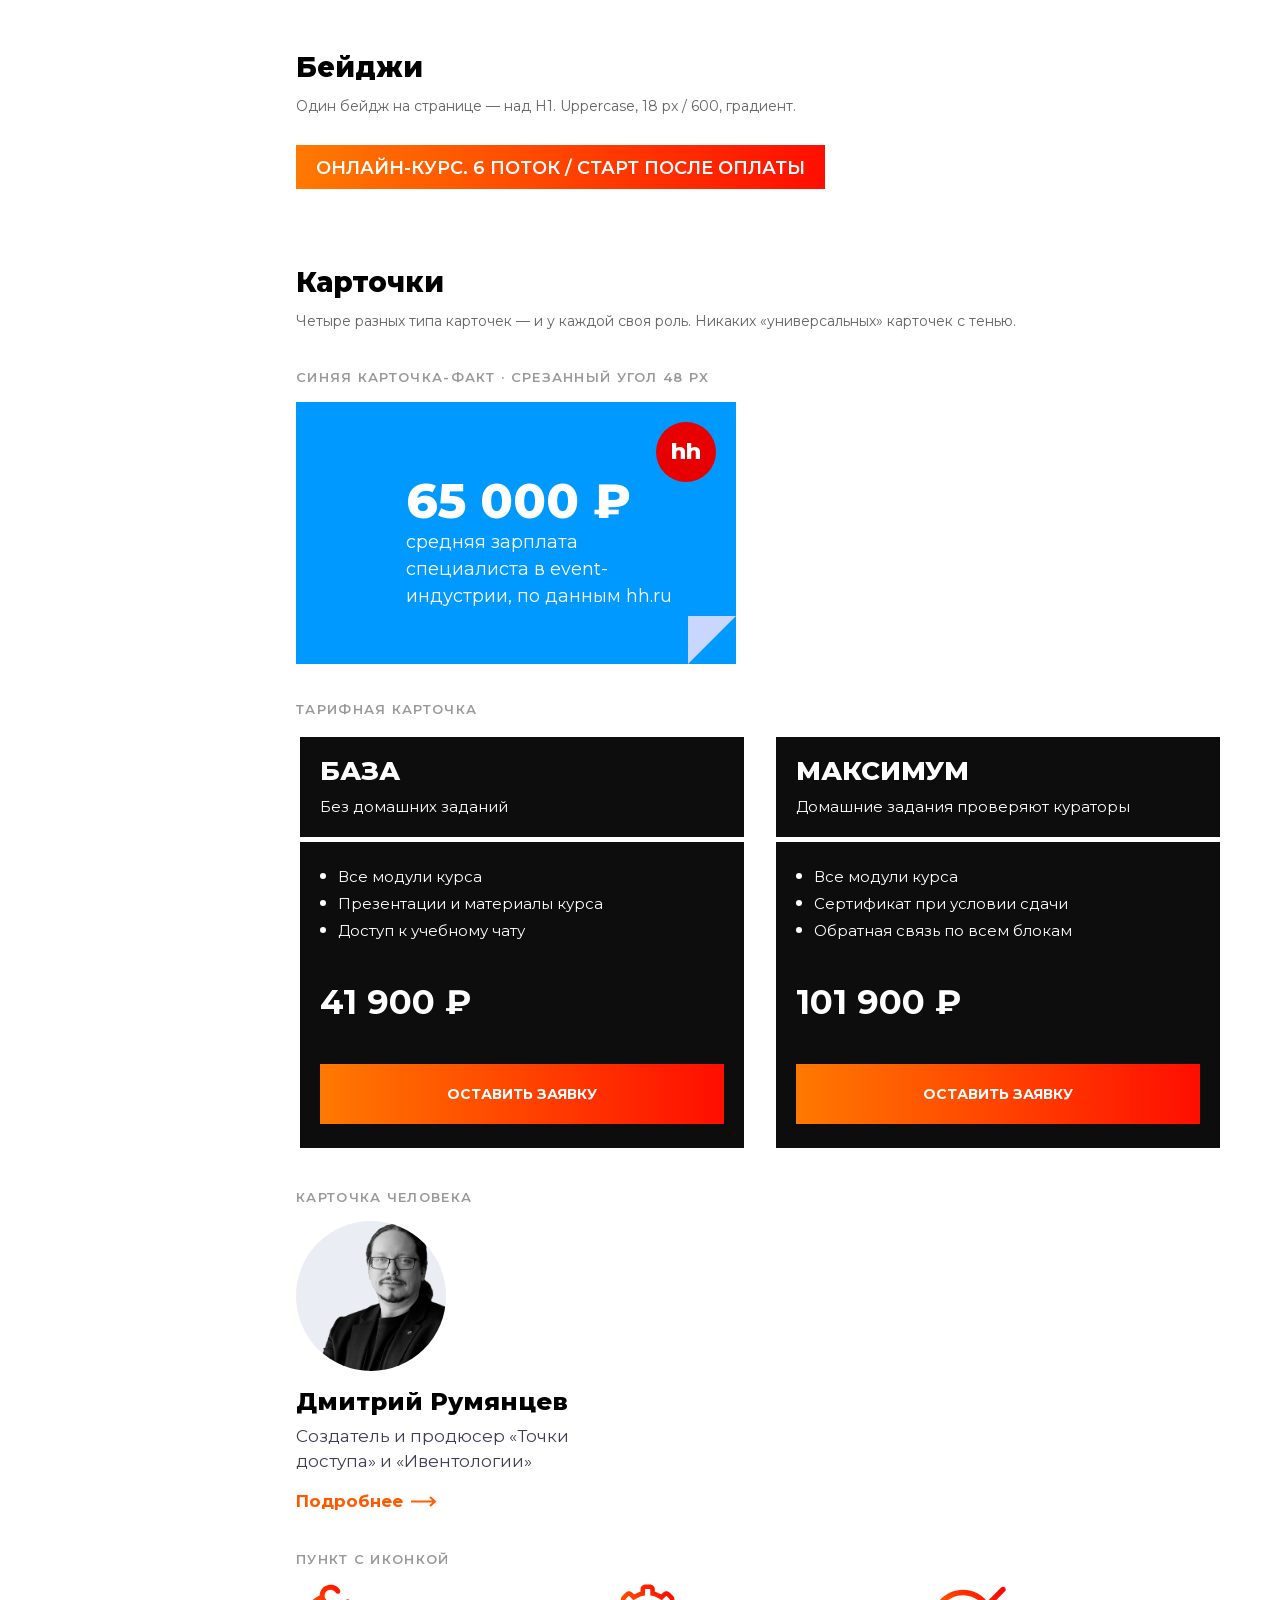
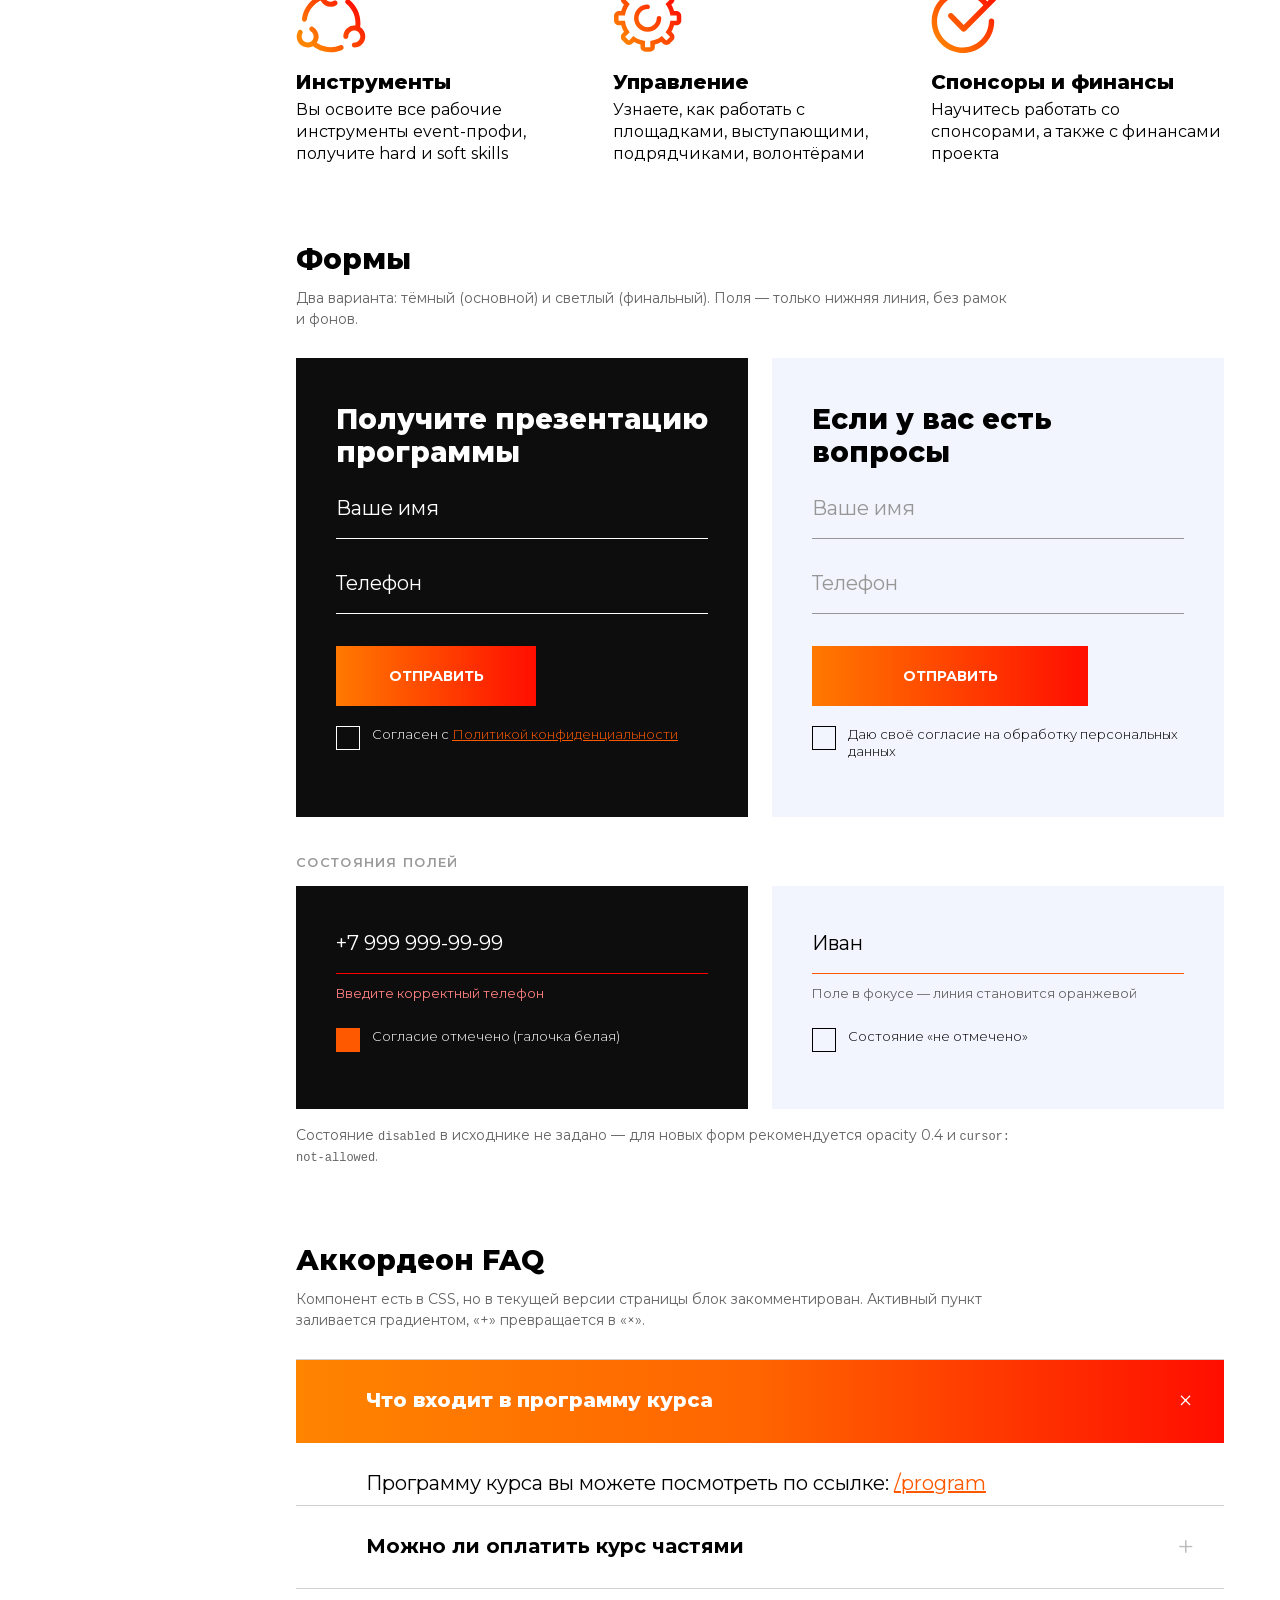
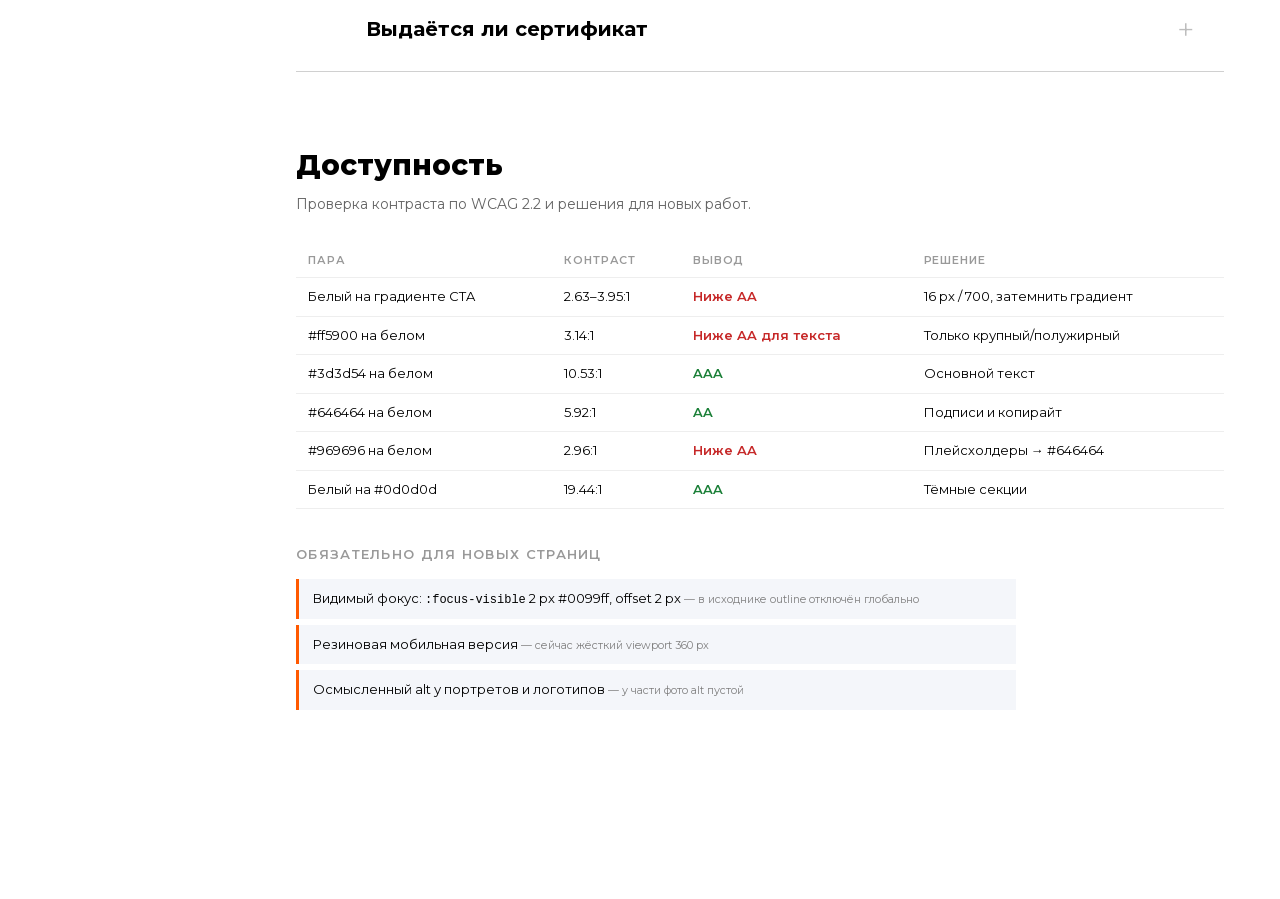
<file: docs/event-manager1/styleguide.html>
<!DOCTYPE html>
<html lang="ru">
<head>
<meta charset="utf-8">
<meta name="viewport" content="width=device-width, initial-scale=1">
<title>Event-профи — дизайн-система</title>
<link rel="canonical" href="https://aaateh.github.io/eventologia-design-systems/event-manager1/">
<meta name="description" content="Дизайн-система страницы курса Event-профи: Montserrat, тёмный первый экран, оранжевый CTA, карточки программы, тарифы, формы и токены --em-*.">
<meta name="robots" content="index, follow">
<meta name="theme-color" content="#FF5F01">
<link rel="icon" href="../assets/favicon.ico" sizes="16x16 32x32 48x48">
<link rel="icon" type="image/svg+xml" href="../assets/favicon.svg">
<link rel="icon" type="image/png" sizes="192x192" href="../assets/favicon-192.png">
<link rel="icon" type="image/png" sizes="96x96" href="../assets/favicon-96.png">
<link rel="icon" type="image/png" sizes="48x48" href="../assets/favicon-48.png">
<link rel="apple-touch-icon" sizes="180x180" href="../assets/apple-touch-icon.png">
<link rel="manifest" href="../site.webmanifest">
<meta property="og:type" content="article">
<meta property="og:site_name" content="Дизайн-системы Ивентологии">
<meta property="og:title" content="Event-профи — дизайн-система">
<meta property="og:description" content="Страница курса Event-профи: Montserrat, тёмный hero, оранжевый CTA, тарифы, формы, классы .em-* и токены --em-*.">
<meta property="og:url" content="https://aaateh.github.io/eventologia-design-systems/event-manager1/">
<meta property="og:image" content="https://aaateh.github.io/eventologia-design-systems/assets/og-cover.png">
<meta property="og:image:type" content="image/png">
<meta property="og:image:width" content="1200">
<meta property="og:image:height" content="630">
<meta property="og:image:alt" content="Дизайн-системы Ивентологии — обложка со свотчами и превью">
<meta property="og:locale" content="ru_RU">
<meta name="twitter:card" content="summary_large_image">
<meta name="twitter:title" content="Event-профи — дизайн-система">
<meta name="twitter:description" content="Montserrat, тёмный hero, CTA, тарифы и токены --em-*.">
<meta name="twitter:image" content="https://aaateh.github.io/eventologia-design-systems/assets/og-cover.png">
<link rel="stylesheet" href="tokens/tokens.css">
<link rel="stylesheet" href="assets/fonts/montserrat.css">
<style>
  * { box-sizing: border-box; }
  body {
    margin: 0; background: #fff; color: var(--em-black);
    font-family: var(--em-font); font-size: 15px; line-height: 1.5;
    -webkit-font-smoothing: antialiased;
  }
  a { color: var(--em-orange); }
  code, .mono { font-family: ui-monospace, SFMono-Regular, Menlo, monospace; font-size: 12px; }

  .layout { display: grid; grid-template-columns: 240px minmax(0, 1fr); max-width: 1320px; margin: 0 auto; }
  .toc {
    position: sticky; top: 0; align-self: start; height: 100vh; overflow: auto;
    padding: 40px 24px 40px 32px; border-right: 1px solid #eee;
  }
  .toc__brand { display: block; width: 168px; margin: 0 0 28px; }
  .toc a { display: block; color: #444; text-decoration: none; padding: 5px 0; font-size: 13px; }
  .toc a:hover { color: var(--em-orange); }
  .toc__title { font-size: 11px; letter-spacing: .14em; text-transform: uppercase; color: #999; margin: 24px 0 6px; }

  .main { padding: 0 56px 120px; }
  .hero { padding: 64px 0 40px; border-bottom: 1px solid #eee; margin-bottom: 56px; }
  .hero h1 { font-size: 44px; font-weight: 800; line-height: 1.05; margin: 0 0 16px; }
  .hero p { max-width: 680px; color: var(--em-body); font-size: 16px; margin: 0 0 8px; }
  .hero .meta { font-size: 13px; color: #808080; }

  section { margin: 0 0 72px; scroll-margin-top: 24px; }
  h2.sec { font-size: 28px; font-weight: 800; margin: 0 0 8px; }
  .sec-note { color: #646464; font-size: 14px; margin: 0 0 28px; max-width: 720px; }
  h3.sub { font-size: 13px; letter-spacing: .1em; text-transform: uppercase; color: #999; margin: 36px 0 14px; font-weight: 600; }

  /* palette */
  .swatches { display: grid; grid-template-columns: repeat(auto-fill, minmax(150px, 1fr)); gap: 12px; }
  .sw { border: 1px solid #eee; }
  .sw__chip { height: 88px; }
  .sw__body { padding: 10px 12px 12px; }
  .sw__name { font-weight: 700; font-size: 13px; }
  .sw__hex { font-family: ui-monospace, Menlo, monospace; font-size: 12px; color: #666; }
  .sw__use { font-size: 12px; color: #808080; margin-top: 4px; line-height: 1.35; }

  /* type */
  .type-row { display: grid; grid-template-columns: 190px minmax(0,1fr); gap: 24px; align-items: baseline; padding: 16px 0; border-bottom: 1px solid #f0f0f0; }
  .type-row .label { font-size: 12px; color: #808080; font-family: ui-monospace, Menlo, monospace; }
  .t-hero { font-size: 45px; font-weight: 800; line-height: 1.1; }
  .t-h2 { font-size: 40px; font-weight: 800; line-height: 1.1; }
  .t-h2-sm { font-size: 30px; font-weight: 800; line-height: 1.2; }
  .t-h3 { font-size: 20px; font-weight: 800; line-height: 1.3; }
  .t-lead { font-size: 20px; font-weight: 300; line-height: 1.4; }
  .t-body { font-size: 18px; color: var(--em-body); line-height: 1.5; }
  .t-small { font-size: 14px; font-weight: 600; }
  .t-stat { font-size: 48px; font-weight: 800; line-height: 1; }
  .t-price { font-size: 34px; font-weight: 700; line-height: 1; }

  /* buttons */
  .btn-row { display: flex; flex-wrap: wrap; gap: 16px; align-items: center; }
  .btn { display: inline-flex; align-items: center; justify-content: center; height: 60px; padding: 0 24px; border: 0; cursor: pointer; font-family: var(--em-font); font-size: 14px; font-weight: 700; transition: var(--em-transition); }
  .btn--primary { color: #fff; background: var(--em-gradient); }
  .btn--primary:hover { filter: brightness(.94); }
  .btn--ghost-light { color: #fff; background: transparent; border: 3px solid #fff; }
  .btn--ghost-light:hover { background: #fff; color: #000; }
  .btn--ghost-dark { color: #000; background: transparent; border: 3px solid #000; }
  .btn--ghost-dark:hover { background: #000; color: #fff; }
  .btn--on-dark { color: #fff; border-color: #fff; background: transparent; }
  .btn--on-dark:hover { background: #fff; color: #000; }
  .btn--nav { height: 60px; width: 164px; font-size: 14px; font-weight: 600; }
  .btn:focus-visible { outline: 2px solid var(--em-blue); outline-offset: 2px; }
  .dark-box { background: var(--em-ink); padding: 32px; }

  /* badges */
  .badge { display: inline-block; padding: 14px 20px 12px; color: #fff; background: var(--em-gradient); font-size: 18px; font-weight: 600; line-height: 1; text-transform: uppercase; }

  /* blue stat */
  .stat { position: relative; width: 440px; max-width: 100%; padding: 75px 40px 54px 110px; background: var(--em-blue); color: #fff; overflow: hidden; }
  .stat__logo { position: absolute; right: 20px; top: 20px; width: 60px; height: 60px; border-radius: 50%; background: var(--em-hh); color: #fff; display: flex; align-items: center; justify-content: center; font-weight: 800; font-size: 22px; }
  .stat__sum { font-size: 48px; font-weight: 800; line-height: 1; margin-bottom: 4px; }
  .stat__text { font-size: 18px; line-height: 1.5; }
  .stat::after { content: ""; position: absolute; right: 0; bottom: 0; border-width: 0 0 48px 48px; border-style: solid; border-color: transparent var(--em-blue-notch); }

  /* cards */
  .grid { display: grid; grid-template-columns: repeat(auto-fit, minmax(220px, 1fr)); gap: 24px; }
  .feature__icon { height: 70px; margin-bottom: 15px; display: flex; align-items: flex-end; }
  .feature__icon img { max-height: 70px; }
  .feature__title { font-size: 20px; font-weight: 800; line-height: 1.3; margin: 0 0 4px; }
  .feature__text { font-size: 16px; line-height: 1.4; margin: 0; }

  .person { max-width: 320px; }
  .person__photo { width: 150px; height: 150px; border-radius: 50%; background: #eaedf3 url("source/assets/rum.png") center top/cover; margin-bottom: 18px; }
  .person__name { font-size: 24px; font-weight: 800; line-height: 1.1; margin: 0 0 8px; }
  .person__role { font-size: 17px; line-height: 1.5; color: var(--em-body); margin: 0 0 14px; }
  .arrow-link { font-size: 17px; font-weight: 700; color: var(--em-orange); text-decoration: none; }
  .arrow-link::after { content: ""; display: inline-block; width: 27px; height: 11px; margin-left: 8px; background: url("data:image/svg+xml,%3Csvg xmlns='http://www.w3.org/2000/svg' width='27' height='11'%3E%3Cpath d='M0 5.5h24M19 1l5 4.5-5 4.5' fill='none' stroke='%23ff5f01' stroke-width='2'/%3E%3C/svg%3E") no-repeat; }

  /* price */
  .price-card { width: 100%; background: var(--em-ink); color: #fff; border: var(--em-border-card); padding: 0; display: flex; flex-direction: column; }
  .price-card__head { padding: 20px; border-bottom: var(--em-border-head); margin-bottom: 24px; }
  .price-card__title { font-size: 26px; font-weight: 800; line-height: 1.1; text-transform: uppercase; margin: 0; }
  .price-card__sub { font-size: 15px; line-height: 1.4; padding-top: 10px; }
  .price-card ul { list-style: none; padding: 0 20px; margin: 0 0 10px; }
  .price-card li { position: relative; padding: 0 0 0 18px; font-size: 15px; line-height: 1.4; margin-bottom: 6px; }
  .price-card li::before { content: ""; position: absolute; left: 0; top: 7px; width: 6px; height: 6px; border-radius: 50%; background: #fff; }
  .price-card__price { font-size: 34px; font-weight: 700; margin: auto 0 16px; padding: 20px; }
  .price-card__btn { margin: 0 20px 24px; }

  /* forms */
  .form-dark { background: var(--em-ink); color: #fff; padding: 45px 40px; }
  .form-dark h4, .form-light h4 { font-size: 28px; font-weight: 800; line-height: 1.2; margin: 0 0 26px; }
  .field { border: 0; border-bottom: 1px solid #fff; background: transparent; color: #fff; font-family: var(--em-font); font-size: 20px; padding: 0 0 18px; margin: 0 0 32px; width: 100%; outline: none; }
  .field::placeholder { color: #fff; opacity: 1; }
  .field:focus { border-bottom-color: var(--em-orange); }
  .check { display: flex; gap: 12px; align-items: flex-start; font-size: 13px; font-weight: 300; line-height: 1.3; margin-bottom: 12px; color: inherit; }
  .check span.box { flex: 0 0 auto; width: 24px; height: 24px; border: 1px solid currentColor; }
  .form-light { background: var(--em-bg-light); padding: 45px 40px; }
  .form-light .field { color: #000; border-bottom-color: var(--em-gray-3); }
  .form-light .field::placeholder { color: var(--em-gray-3); }

  /* faq */
  .faq { border-top: 1px solid var(--em-line); }
  .faq__q { position: relative; font-size: 20px; font-weight: 700; line-height: 1.45; padding: 26px 120px 27px 70px; border-bottom: 1px solid var(--em-line); }
  .faq__q::after { content: "+"; position: absolute; right: 30px; top: 50%; transform: translateY(-50%); font-size: 30px; font-weight: 300; color: var(--em-line-2); }
  .faq__q.active { color: #fff; font-weight: 800; background: var(--em-gradient-faq); border-bottom-color: transparent; }
  .faq__q.active::after { content: "×"; color: #fff; }
  .faq__a { padding: 26px 70px 7px; border-bottom: 1px solid var(--em-line); font-size: 20px; line-height: 1.45; }

  /* table */
  table { border-collapse: collapse; width: 100%; font-size: 13px; }
  th, td { text-align: left; padding: 9px 12px; border-bottom: 1px solid #eee; vertical-align: top; }
  th { font-size: 11px; letter-spacing: .08em; text-transform: uppercase; color: #999; font-weight: 600; }
  .ok { color: #1a7f37; font-weight: 600; }
  .bad { color: #c62828; font-weight: 600; }

  /* layout diagram */
  .diagram { display: flex; flex-direction: column; gap: 6px; max-width: 720px; }
  .diagram div { background: #f4f6fa; border-left: 3px solid var(--em-orange); padding: 10px 14px; font-size: 13px; }
  .diagram small { color: #808080; }

  /* icons */
  .icons { display: grid; grid-template-columns: repeat(auto-fill, minmax(150px, 1fr)); gap: 12px; }
  .icon-cell { border: 1px solid #eee; padding: 18px 14px 12px; text-align: center; }
  .icon-cell img { height: 56px; width: auto; display: block; margin: 0 auto 12px; }
  .icon-cell span { font-size: 12px; color: #646464; line-height: 1.3; display: block; }

  @media (max-width: 900px) {
    .layout { grid-template-columns: 1fr; }
    .toc { position: static; height: auto; border-right: 0; border-bottom: 1px solid #eee; padding: 24px; }
    .main { padding: 0 24px 80px; }
    .type-row { grid-template-columns: 1fr; gap: 6px; }
    .hero h1 { font-size: 32px; }
  }
</style>
</head>
<body>
<div class="layout">
  <nav class="toc">
    <img class="toc__brand" src="source/assets/logo-black.svg" alt="Ивентология">
    <div class="toc__title">Навигация</div>
    <a href="#principles">Принципы</a>
    <a href="#palette">Палитра</a>
    <a href="#logo">Логотип</a>
    <a href="#icons">Иконки</a>
    <a href="#gradients">Градиенты</a>
    <a href="#type">Типографика</a>
    <a href="#layout">Сетка и ритм</a>
    <a href="#buttons">Кнопки</a>
    <a href="#badges">Бейджи</a>
    <a href="#cards">Карточки</a>
    <a href="#forms">Формы</a>
    <a href="#faq">Аккордеон</a>
    <a href="#a11y">Доступность</a>
  </nav>

  <main class="main">
    <header class="hero">
      <h1>Event-профи</h1>
      <p>Дизайн-система страницы курса Ивентологии. Собрана по архивной копии <strong>event-manager1.eventologia.ru</strong> и исходному CSS.</p>
      <p class="meta">Снимок 10/07/2026 · Montserrat · 34 цвета в CSS сведены к 25 ролям · прямые углы · оранжевый только для действия</p>
    </header>

    <section id="principles">
      <h2 class="sec">Принципы</h2>
      <p class="sec-note">Пять правил, которые удерживают стиль страницы.</p>
      <div class="grid">
        <div class="feature"><div class="feature__title">1. Ч/Б основа</div><p class="feature__text">Белый, чёрный и тёмно-серый — 90 % площади. Оранжевый — только действие и акцент.</p></div>
        <div class="feature"><div class="feature__title">2. Прямые углы</div><p class="feature__text">Кнопки, карточки, бейджи и поля без радиуса. Круглые — только аватары и кнопка закрытия.</p></div>
        <div class="feature"><div class="feature__title">3. Толстые заголовки</div><p class="feature__text">Montserrat 800, 36–50 px, ручные переносы, 2–4 строки. На мобильных — 28 px.</p></div>
        <div class="feature"><div class="feature__title">4. Полосы-секции</div><p class="feature__text">Ритм задаёт фон: белый → серо-зелёный → чёрный → светло-голубой. Без рамок между блоками.</p></div>
        <div class="feature"><div class="feature__title">5. Фото и люди</div><p class="feature__text">Крупные живые фотографии и круглые портреты вместо иллюстраций и абстракций.</p></div>
        <div class="feature"><div class="feature__title">6. Минимум эффектов</div><p class="feature__text">Только смена цвета за 0.2 s. Одна тень на всю страницу — у фото сертификата.</p></div>
      </div>
    </section>

    <section id="palette">
      <h2 class="sec">Палитра</h2>
      <p class="sec-note">25 ролей вместо 34 случайных оттенков в исходном CSS.</p>
      <div class="swatches">
        <div class="sw"><div class="sw__chip" style="background:#ff5900"></div><div class="sw__body"><div class="sw__name">Основной акцент</div><div class="sw__hex">#ff5900</div><div class="sw__use">Ссылки, суммы, маркеры</div></div></div>
        <div class="sw"><div class="sw__chip" style="background:#ff5f01"></div><div class="sw__body"><div class="sw__name">Ховер</div><div class="sw__hex">#ff5f01</div><div class="sw__use">Меню, ссылки, соцсети</div></div></div>
        <div class="sw"><div class="sw__chip" style="background:linear-gradient(90deg,#ff7900,#ff0e00)"></div><div class="sw__body"><div class="sw__name">Градиент CTA</div><div class="sw__hex">#ff7900 → #ff0e00</div><div class="sw__use">Кнопки, бейдж</div></div></div>
        <div class="sw"><div class="sw__chip" style="background:#0d0d0d"></div><div class="sw__body"><div class="sw__name">Тёмный фон</div><div class="sw__hex">#0d0d0d</div><div class="sw__use">Секции, формы, футер</div></div></div>
        <div class="sw"><div class="sw__chip" style="background:#3d3d54"></div><div class="sw__body"><div class="sw__name">Основной текст</div><div class="sw__hex">#3d3d54</div><div class="sw__use">Абзацы на белом</div></div></div>
        <div class="sw"><div class="sw__chip" style="background:#646464"></div><div class="sw__body"><div class="sw__name">Серый</div><div class="sw__hex">#646464</div><div class="sw__use">Копирайт, подписи</div></div></div>
        <div class="sw"><div class="sw__chip" style="background:#f2f5fd;border-bottom:1px solid #eee"></div><div class="sw__body"><div class="sw__name">Светлый фон</div><div class="sw__hex">#f2f5fd</div><div class="sw__use">Секции результата</div></div></div>
        <div class="sw"><div class="sw__chip" style="background:#6b7275"></div><div class="sw__body"><div class="sw__name">Полоса фактов</div><div class="sw__hex">#6b7275</div><div class="sw__use">Блок под hero</div></div></div>
        <div class="sw"><div class="sw__chip" style="background:#0099ff"></div><div class="sw__body"><div class="sw__name">Синяя карточка</div><div class="sw__hex">#0099ff</div><div class="sw__use">Единственный цветной блок</div></div></div>
        <div class="sw"><div class="sw__chip" style="background:#e60000"></div><div class="sw__body"><div class="sw__name">hh.ru</div><div class="sw__hex">#e60000</div><div class="sw__use">Логотип в карточке</div></div></div>
        <div class="sw"><div class="sw__chip" style="background:#808080"></div><div class="sw__body"><div class="sw__name">Серый-2</div><div class="sw__hex">#808080</div><div class="sw__use">Описания-подписи</div></div></div>
        <div class="sw"><div class="sw__chip" style="background:#969696"></div><div class="sw__body"><div class="sw__name">Серый-3</div><div class="sw__hex">#969696</div><div class="sw__use">Плейсхолдеры, линии</div></div></div>
        <div class="sw"><div class="sw__chip" style="background:#d0d0d0"></div><div class="sw__body"><div class="sw__name">Линии</div><div class="sw__hex">#d0d0d0</div><div class="sw__use">Аккордеон, границы</div></div></div>
        <div class="sw"><div class="sw__chip" style="background:#c9d7ff"></div><div class="sw__body"><div class="sw__name">Срез угла</div><div class="sw__hex">#c9d7ff</div><div class="sw__use">Синяя карточка</div></div></div>
        <div class="sw"><div class="sw__chip" style="background:#ff0000"></div><div class="sw__body"><div class="sw__name">Ошибка</div><div class="sw__hex">#ff0000</div><div class="sw__use">Граница поля с ошибкой</div></div></div>
      </div>
    </section>

    <section id="logo">
      <h2 class="sec">Логотип</h2>
      <p class="sec-note">Два варианта: белый для тёмных фонов, чёрный — для светлых. Пропорции 2835 × 591 (≈ 4.8:1), рабочая ширина 265–268 px.</p>
      <div class="grid" style="grid-template-columns:repeat(auto-fit,minmax(280px,1fr))">
        <div style="background:#0d0d0d;padding:32px;display:flex;align-items:center;justify-content:center"><img src="source/assets/logo.svg" alt="Ивентология — белый логотип" style="width:268px;max-width:100%"></div>
        <div style="border:1px solid #eee;padding:32px;display:flex;align-items:center;justify-content:center"><img src="source/assets/logo-black.svg" alt="Ивентология — чёрный логотип" style="width:268px;max-width:100%"></div>
      </div>
      <div class="diagram" style="margin-top:16px">
        <div>Белый — на фото и <code>#0d0d0d</code>, 268 px в хедере и 265 px в футере</div>
        <div>Чёрный — на белом и <code>#f2f5fd</code></div>
        <div>Не растягивать, не перекрашивать птицу и не ставить на оранжевый градиент</div>
      </div>
    </section>

    <section id="icons">
      <h2 class="sec">Иконки</h2>
      <p class="sec-note">12 линейных SVG в едином стиле: 70 px в сетке «Чему вы научитесь», 80 px в «Преимуществах». Толщина линии и оранжевые акценты одинаковые — не смешивать с другими наборами.</p>
      <div class="icons">
        <div class="icon-cell"><img src="source/assets/Icon_01.svg" alt=""><span>01 · Инструменты</span></div>
        <div class="icon-cell"><img src="source/assets/Icon_02.svg" alt=""><span>02 · Управление</span></div>
        <div class="icon-cell"><img src="source/assets/Icon_03.svg" alt=""><span>03 · Спонсоры и финансы</span></div>
        <div class="icon-cell"><img src="source/assets/Icon_04.svg" alt=""><span>04 · Личный бренд</span></div>
        <div class="icon-cell"><img src="source/assets/Icon_05.svg" alt=""><span>05 · Риск-менеджмент</span></div>
        <div class="icon-cell"><img src="source/assets/Icon_06.svg" alt=""><span>06 · Планирование проекта</span></div>
        <div class="icon-cell"><img src="source/assets/Icon_07.svg" alt=""><span>07 · Подбор подрядчиков</span></div>
        <div class="icon-cell"><img src="source/assets/Icon_08.svg" alt=""><span>08 · Анализ показателей</span></div>
        <div class="icon-cell"><img src="source/assets/Icon_09.svg" alt=""><span>09 · Практик</span></div>
        <div class="icon-cell"><img src="source/assets/Icon_10.svg" alt=""><span>10 · 20+ проектов</span></div>
        <div class="icon-cell"><img src="source/assets/Icon_11.svg" alt=""><span>11 · Сертификат</span></div>
        <div class="icon-cell"><img src="source/assets/Icon_12.svg" alt=""><span>12 · Канал волонтёров</span></div>
      </div>
    </section>

    <section id="gradients">
      <h2 class="sec">Градиенты</h2>
      <p class="sec-note">Только горизонтальные, только на действиях.</p>
      <div class="grid">
        <div>
          <div style="height:80px;background:var(--em-gradient)"></div>
          <div class="mono" style="margin-top:8px">linear-gradient(90deg, #ff7900 0%, #ff0e00 100%)</div>
          <div style="font-size:13px;color:#808080">Кнопки, бейдж даты</div>
        </div>
        <div>
          <div style="height:80px;background:var(--em-gradient-faq)"></div>
          <div class="mono" style="margin-top:8px">linear-gradient(90deg, #ff8400, #ff6400 50%, #ff0e00)</div>
          <div style="font-size:13px;color:#808080">Активный вопрос FAQ</div>
        </div>
      </div>
    </section>

    <section id="type">
      <h2 class="sec">Типографика</h2>
      <p class="sec-note">Montserrat 300 / 400 / 600 / 700 / 800. Заголовки — только 800, без letter-spacing.</p>
      <div class="type-row"><div class="label">H1 · 45 / 800 / 1.1</div><div class="t-hero">Event-профи</div></div>
      <div class="type-row"><div class="label">H2 · 40 / 800 / 1.1</div><div class="t-h2">Кому нужен этот курс</div></div>
      <div class="type-row"><div class="label">H2 узкий · 30 / 800 / 1.2</div><div class="t-h2-sm">Почему мы сделали этот курс</div></div>
      <div class="type-row"><div class="label">H3 карточки · 20 / 800</div><div class="t-h3">Планирование проекта</div></div>
      <div class="type-row"><div class="label">Лид · 20 / 300 / 1.4</div><div class="t-lead">Комплексный подход к организации и проведению событий</div></div>
      <div class="type-row"><div class="label">Текст · 18 / 400 / 1.5</div><div class="t-body" style="max-width:640px">Event-профи — менеджер-практик, который знает, как организовать процесс подготовки и проведения события от «А» до «Я».</div></div>
      <div class="type-row"><div class="label">Мелкий · 14 / 600</div><div class="t-small">О КУРСЕ · ПРОГРАММА · ЭКСПЕРТЫ</div></div>
      <div class="type-row"><div class="label">Цифра · 48 / 800</div><div class="t-stat">65 000 ₽</div></div>
      <div class="type-row"><div class="label">Цена · 34 / 700</div><div class="t-price">41 900 ₽</div></div>
      <div class="type-row"><div class="label">Дисклеймер · 13 / 300</div><div style="font-size:13px;font-weight:300;line-height:1.3;max-width:520px">Согласен на получение рекламной информации по телефону, электронной почте и в мессенджерах</div></div>
    </section>

    <section id="layout">
      <h2 class="sec">Сетка и ритм</h2>
      <p class="sec-note">Ширины контейнеров и вертикальные отступы. Секции — 90–100 px, мобильные — 50–60 px.</p>
      <div class="diagram">
        <div>Хедер — 1200 px <small>· fixed, 116 px, прозрачный → #000 при скролле</small></div>
        <div>Широкий — 1140 px <small>· hero, полоса фактов, футер</small></div>
        <div>Базовый — 1080 px <small>· большинство секций</small></div>
        <div>Узкий — 970 px <small>· финальная форма, FAQ</small></div>
        <div>Тарифы — 1070 px <small>· 4 колонки, рамка 4 px</small></div>
        <div>Автор — 1300 px <small>· фото 370 px + текст</small></div>
      </div>
      <h3 class="sub">Брейкпоинты</h3>
      <div class="mono">1400 → 1270 → 1100 → 1000 → 750 px · мобильный viewport 360 px</div>
    </section>

    <section id="buttons">
      <h2 class="sec">Кнопки</h2>
      <p class="sec-note">Высота 60 px, прямые углы, 14–15 px / 600–700, переход 0.2 s. В исходнике у градиентной кнопки нет ховера — здесь добавлено лёгкое затемнение.</p>
      <div class="btn-row">
        <button class="btn btn--primary">ПРИНЯТЬ УЧАСТИЕ</button>
        <button class="btn btn--primary btn--nav">ОСТАВИТЬ ЗАЯВКУ</button>
        <button class="btn btn--ghost-dark">ПРОГРАММА</button>
      </div>
      <h3 class="sub">На тёмном фоне</h3>
      <div class="dark-box btn-row">
        <button class="btn btn--primary">ОТПРАВИТЬ</button>
        <button class="btn btn--on-dark">ПРОГРАММА</button>
        <a href="#" class="arrow-link">Подробнее</a>
      </div>
      <h3 class="sub">Фокус</h3>
      <div class="btn-row"><button class="btn btn--primary" style="outline:2px solid var(--em-blue);outline-offset:2px">ФОКУС ВИДЕН</button><span style="font-size:13px;color:#808080">Рекомендация: не убирать outline глобально, как в исходнике.</span></div>
    </section>

    <section id="badges">
      <h2 class="sec">Бейджи</h2>
      <p class="sec-note">Один бейдж на странице — над H1. Uppercase, 18 px / 600, градиент.</p>
      <span class="badge">Онлайн-курс. 6 поток / старт после оплаты</span>
    </section>

    <section id="cards">
      <h2 class="sec">Карточки</h2>
      <p class="sec-note">Четыре разных типа карточек — и у каждой своя роль. Никаких «универсальных» карточек с тенью.</p>

      <h3 class="sub">Синяя карточка-факт · срезанный угол 48 px</h3>
      <div class="stat">
        <div class="stat__logo">hh</div>
        <div class="stat__sum">65 000 ₽</div>
        <div class="stat__text">средняя зарплата специалиста в event-индустрии, по данным hh.ru</div>
      </div>

      <h3 class="sub">Тарифная карточка</h3>
      <div class="grid" style="grid-template-columns:repeat(auto-fit,minmax(240px,1fr))">
        <div class="price-card">
          <div class="price-card__head"><h4 class="price-card__title">База</h4><div class="price-card__sub">Без домашних заданий</div></div>
          <ul><li>Все модули курса</li><li>Презентации и материалы курса</li><li>Доступ к учебному чату</li></ul>
          <div class="price-card__price">41 900 ₽</div>
          <button class="btn btn--primary price-card__btn">ОСТАВИТЬ ЗАЯВКУ</button>
        </div>
        <div class="price-card">
          <div class="price-card__head"><h4 class="price-card__title">Максимум</h4><div class="price-card__sub">Домашние задания проверяют кураторы</div></div>
          <ul><li>Все модули курса</li><li>Сертификат при условии сдачи</li><li>Обратная связь по всем блокам</li></ul>
          <div class="price-card__price">101 900 ₽</div>
          <button class="btn btn--primary price-card__btn">ОСТАВИТЬ ЗАЯВКУ</button>
        </div>
      </div>

      <h3 class="sub">Карточка человека</h3>
      <div class="person">
        <div class="person__photo"></div>
        <h4 class="person__name">Дмитрий Румянцев</h4>
        <p class="person__role">Создатель и продюсер «Точки доступа» и «Ивентологии»</p>
        <a href="#" class="arrow-link">Подробнее</a>
      </div>

      <h3 class="sub">Пункт с иконкой</h3>
      <div class="grid">
        <div class="feature"><div class="feature__icon"><img src="source/assets/Icon_01.svg" alt=""></div><h4 class="feature__title">Инструменты</h4><p class="feature__text">Вы освоите все рабочие инструменты event-профи, получите hard и soft skills</p></div>
        <div class="feature"><div class="feature__icon"><img src="source/assets/Icon_02.svg" alt=""></div><h4 class="feature__title">Управление</h4><p class="feature__text">Узнаете, как работать с площадками, выступающими, подрядчиками, волонтёрами</p></div>
        <div class="feature"><div class="feature__icon"><img src="source/assets/Icon_03.svg" alt=""></div><h4 class="feature__title">Спонсоры и финансы</h4><p class="feature__text">Научитесь работать со спонсорами, а также с финансами проекта</p></div>
      </div>
    </section>

    <section id="forms">
      <h2 class="sec">Формы</h2>
      <p class="sec-note">Два варианта: тёмный (основной) и светлый (финальный). Поля — только нижняя линия, без рамок и фонов.</p>
      <div class="grid" style="grid-template-columns:repeat(auto-fit,minmax(320px,1fr))">
        <div class="form-dark">
          <h4>Получите презентацию программы</h4>
          <input class="field" placeholder="Ваше имя">
          <input class="field" placeholder="Телефон">
          <button class="btn btn--primary" style="width:200px">ОТПРАВИТЬ</button>
          <label class="check" style="margin-top:20px"><span class="box"></span><span>Согласен с <a href="#" style="color:#ff5900">Политикой конфиденциальности</a></span></label>
        </div>
        <div class="form-light">
          <h4>Если у вас есть вопросы</h4>
          <input class="field" placeholder="Ваше имя">
          <input class="field" placeholder="Телефон">
          <button class="btn btn--primary" style="width:276px">ОТПРАВИТЬ</button>
          <label class="check" style="margin-top:20px"><span class="box"></span><span>Даю своё согласие на обработку персональных данных</span></label>
        </div>
      </div>
      <h3 class="sub">Состояния полей</h3>
      <div class="grid" style="grid-template-columns:repeat(auto-fit,minmax(320px,1fr))">
        <div class="form-dark">
          <input class="field" value="+7 999 999-99-99" style="border-bottom-color:#ff0000;color:#fff">
          <div style="font-size:13px;color:#ff8080;margin:-22px 0 24px">Введите корректный телефон</div>
          <label class="check"><span class="box" style="background:#ff5900;border-color:#ff5900"></span><span>Согласие отмечено (галочка белая)</span></label>
        </div>
        <div class="form-light">
          <input class="field" value="Иван" style="border-bottom-color:var(--em-orange)">
          <div style="font-size:13px;color:#646464;margin:-22px 0 24px">Поле в фокусе — линия становится оранжевой</div>
          <label class="check"><span class="box"></span><span>Состояние «не отмечено»</span></label>
        </div>
      </div>
      <p class="sec-note" style="margin-top:16px">Состояние <code>disabled</code> в исходнике не задано — для новых форм рекомендуется opacity 0.4 и <code>cursor: not-allowed</code>.</p>
    </section>

    <section id="faq">
      <h2 class="sec">Аккордеон FAQ</h2>
      <p class="sec-note">Компонент есть в CSS, но в текущей версии страницы блок закомментирован. Активный пункт заливается градиентом, «+» превращается в «×».</p>
      <div class="faq">
        <div class="faq__q active">Что входит в программу курса</div>
        <div class="faq__a">Программу курса вы можете посмотреть по ссылке: <a href="#">/program</a></div>
        <div class="faq__q">Можно ли оплатить курс частями</div>
        <div class="faq__q">Выдаётся ли сертификат</div>
      </div>
    </section>

    <section id="a11y">
      <h2 class="sec">Доступность</h2>
      <p class="sec-note">Проверка контраста по WCAG 2.2 и решения для новых работ.</p>
      <table>
        <tr><th>Пара</th><th>Контраст</th><th>Вывод</th><th>Решение</th></tr>
        <tr><td>Белый на градиенте CTA</td><td>2.63–3.95:1</td><td class="bad">Ниже AA</td><td>16 px / 700, затемнить градиент</td></tr>
        <tr><td>#ff5900 на белом</td><td>3.14:1</td><td class="bad">Ниже AA для текста</td><td>Только крупный/полужирный</td></tr>
        <tr><td>#3d3d54 на белом</td><td>10.53:1</td><td class="ok">AAA</td><td>Основной текст</td></tr>
        <tr><td>#646464 на белом</td><td>5.92:1</td><td class="ok">AA</td><td>Подписи и копирайт</td></tr>
        <tr><td>#969696 на белом</td><td>2.96:1</td><td class="bad">Ниже AA</td><td>Плейсхолдеры → #646464</td></tr>
        <tr><td>Белый на #0d0d0d</td><td>19.44:1</td><td class="ok">AAA</td><td>Тёмные секции</td></tr>
      </table>
      <h3 class="sub">Обязательно для новых страниц</h3>
      <div class="diagram">
        <div>Видимый фокус: <code>:focus-visible</code> 2 px #0099ff, offset 2 px <small>— в исходнике outline отключён глобально</small></div>
        <div>Резиновая мобильная версия <small>— сейчас жёсткий viewport 360 px</small></div>
        <div>Осмысленный alt у портретов и логотипов <small>— у части фото alt пустой</small></div>
      </div>
    </section>
  </main>
</div>
</body>
</html>
</file>
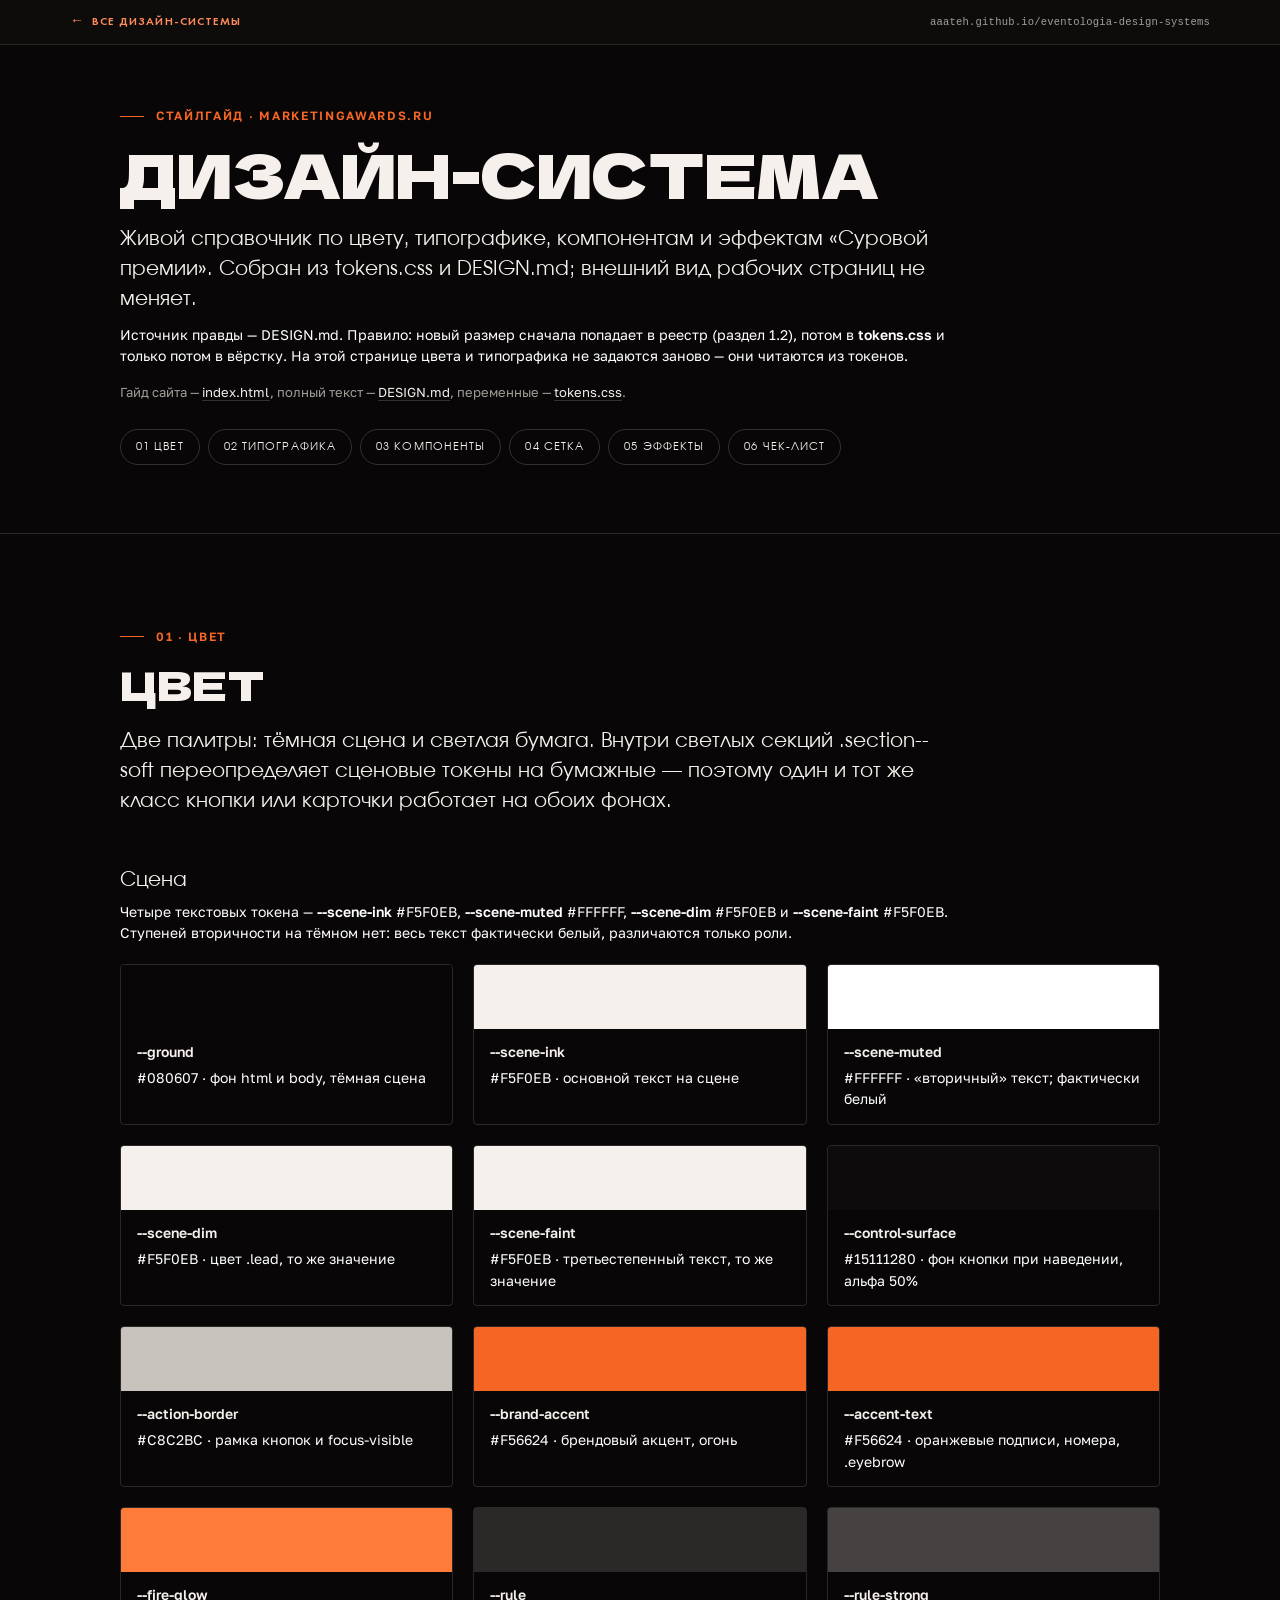
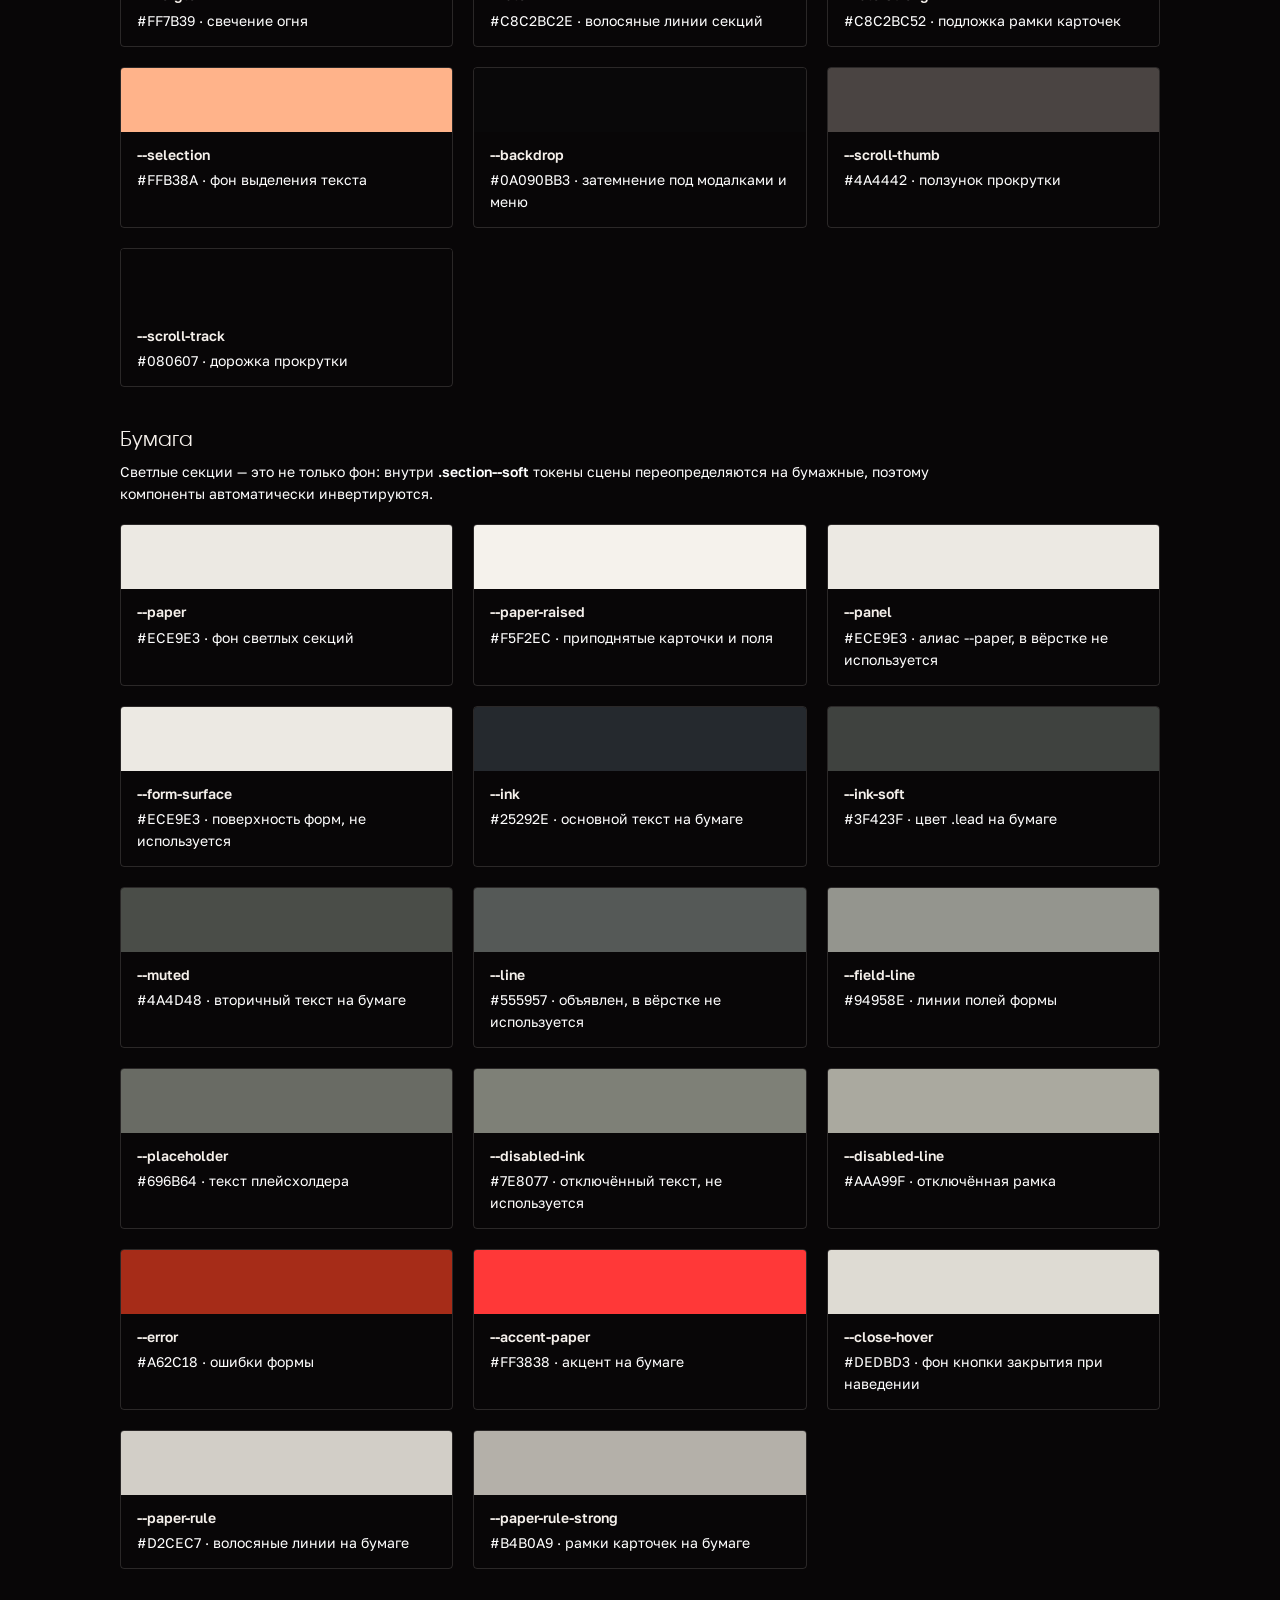
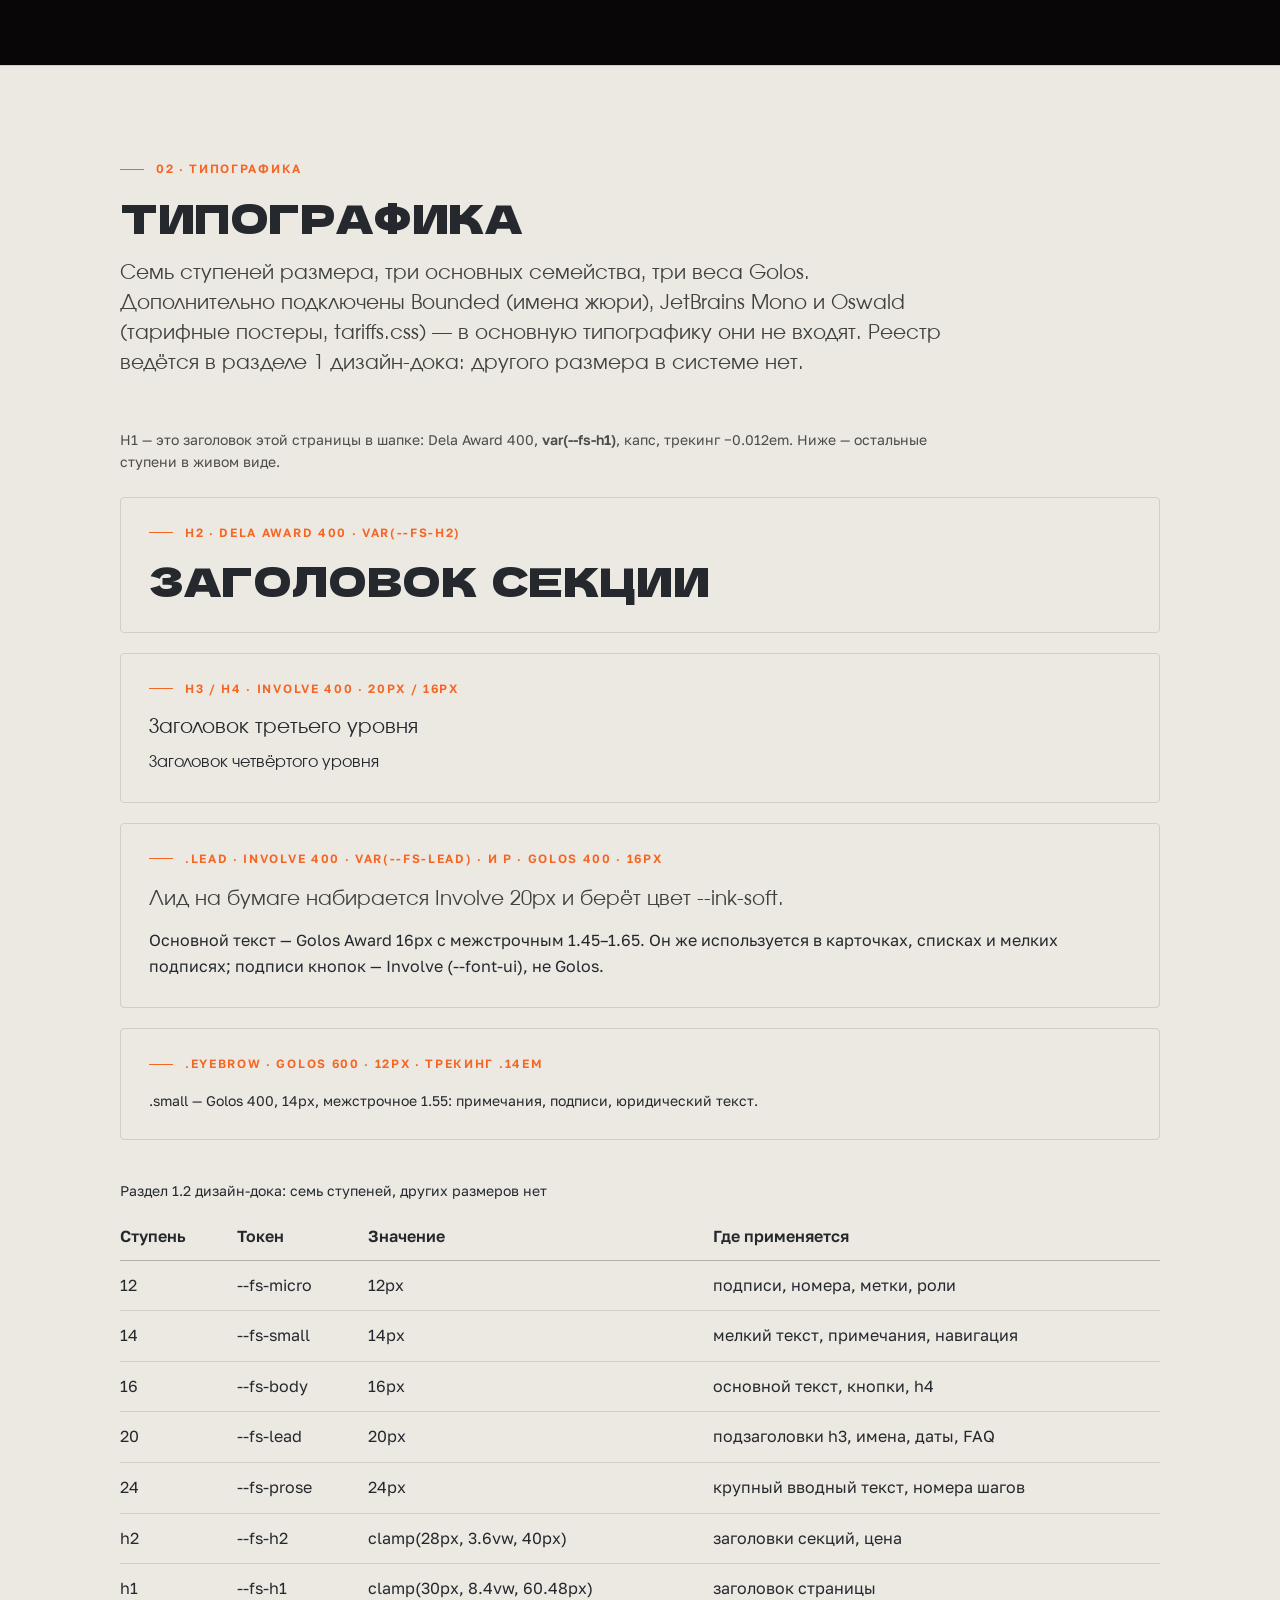
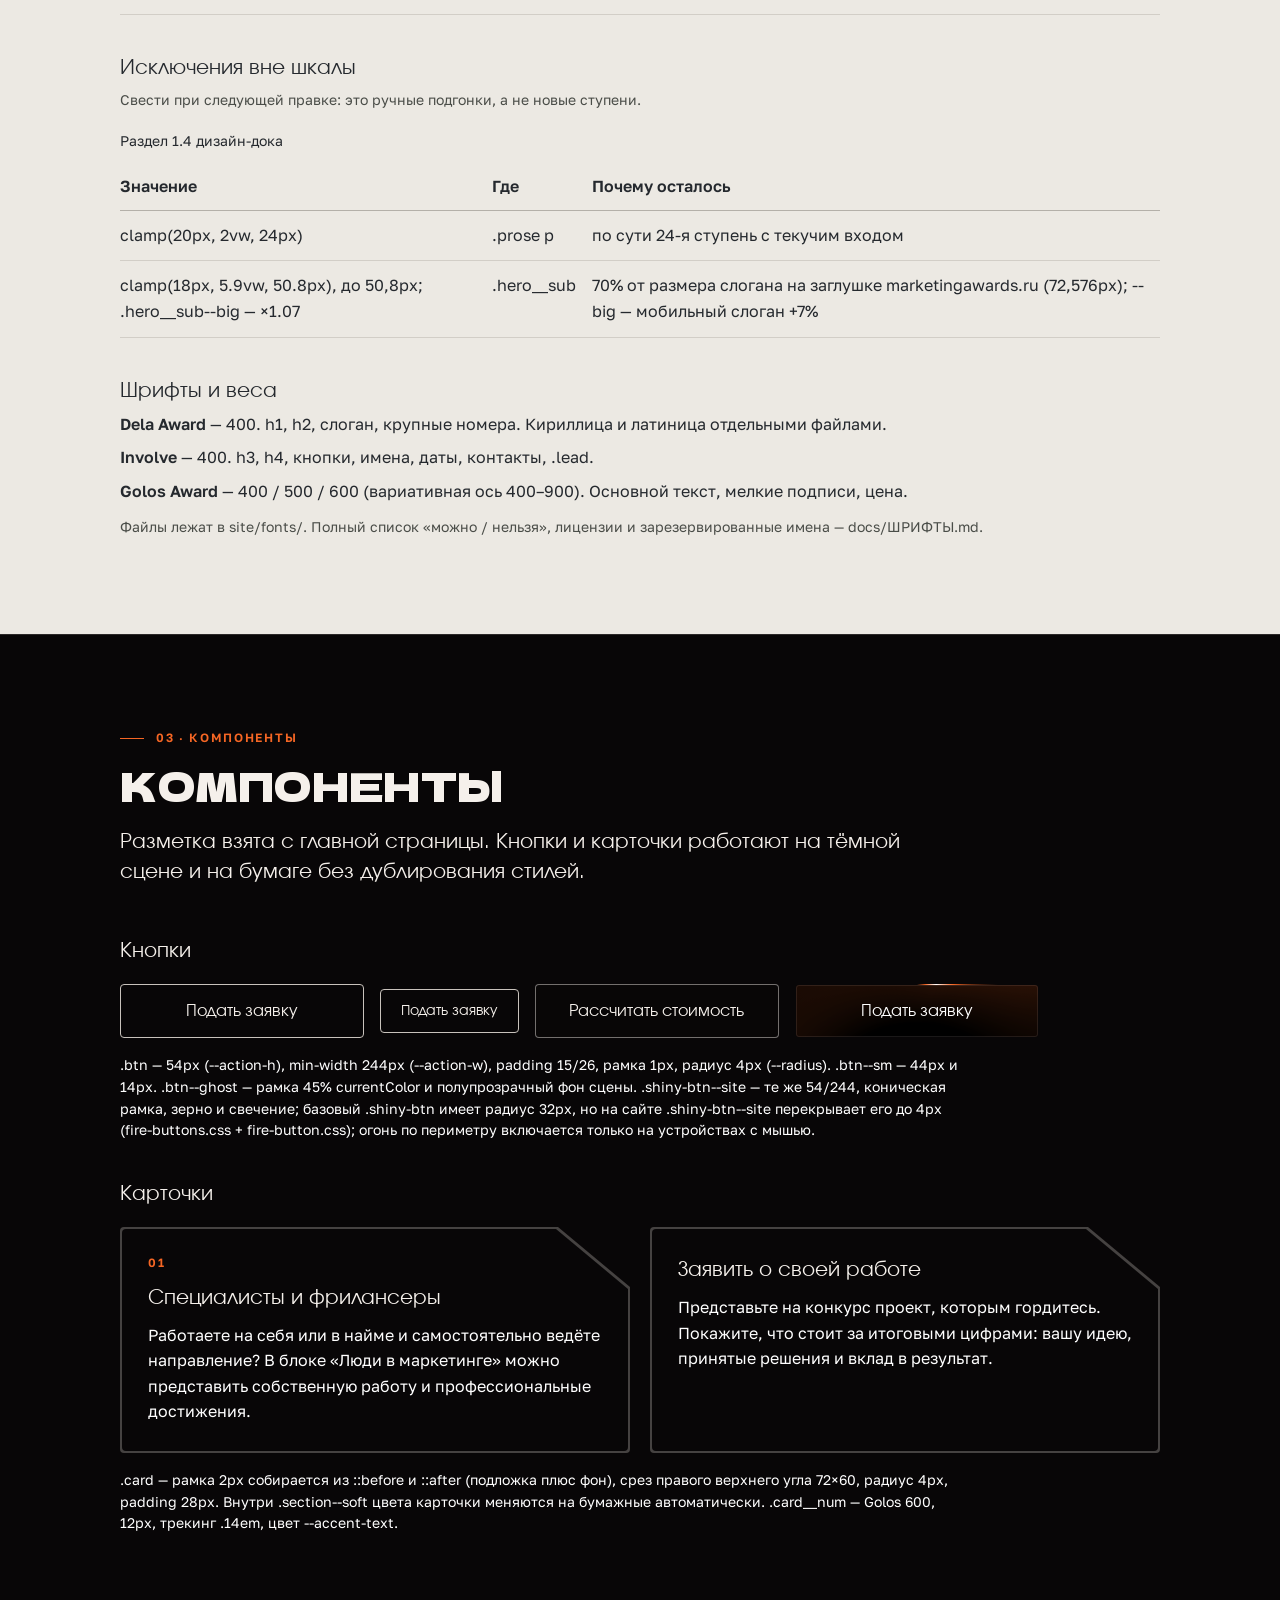
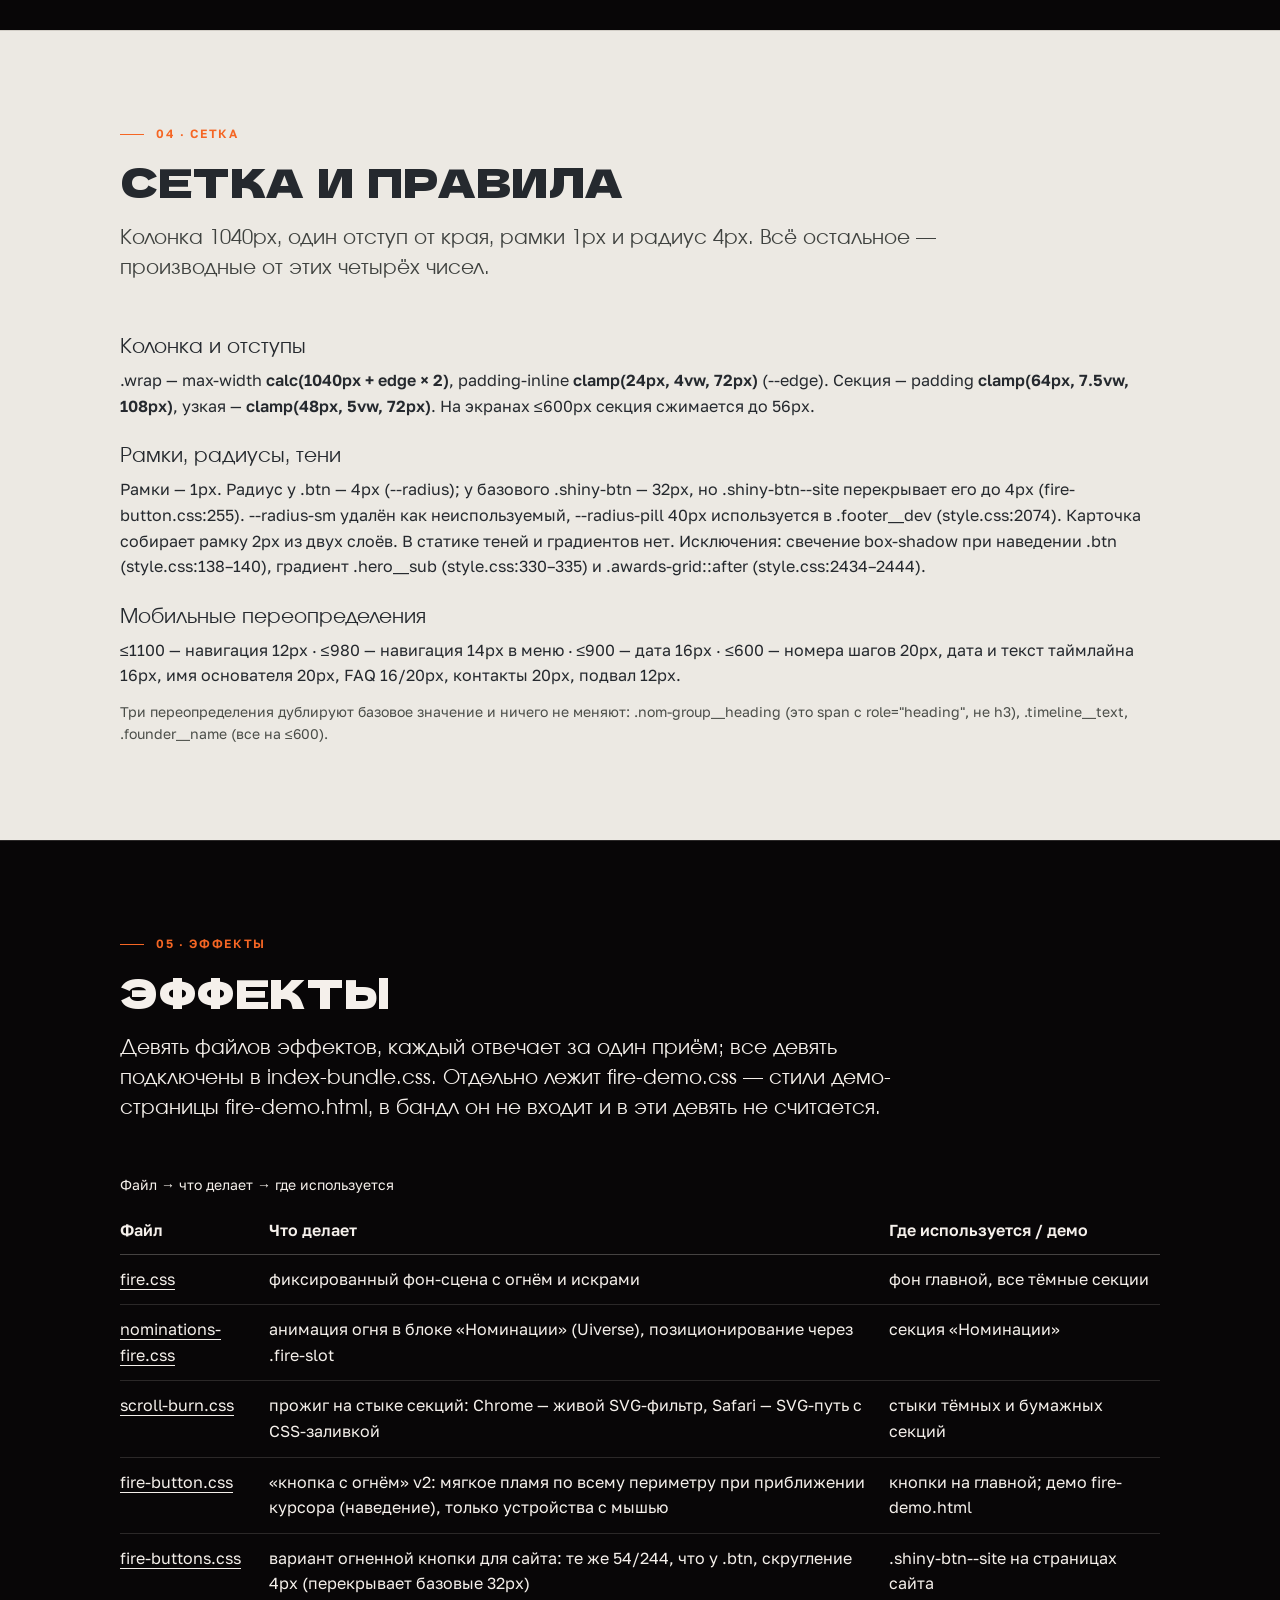
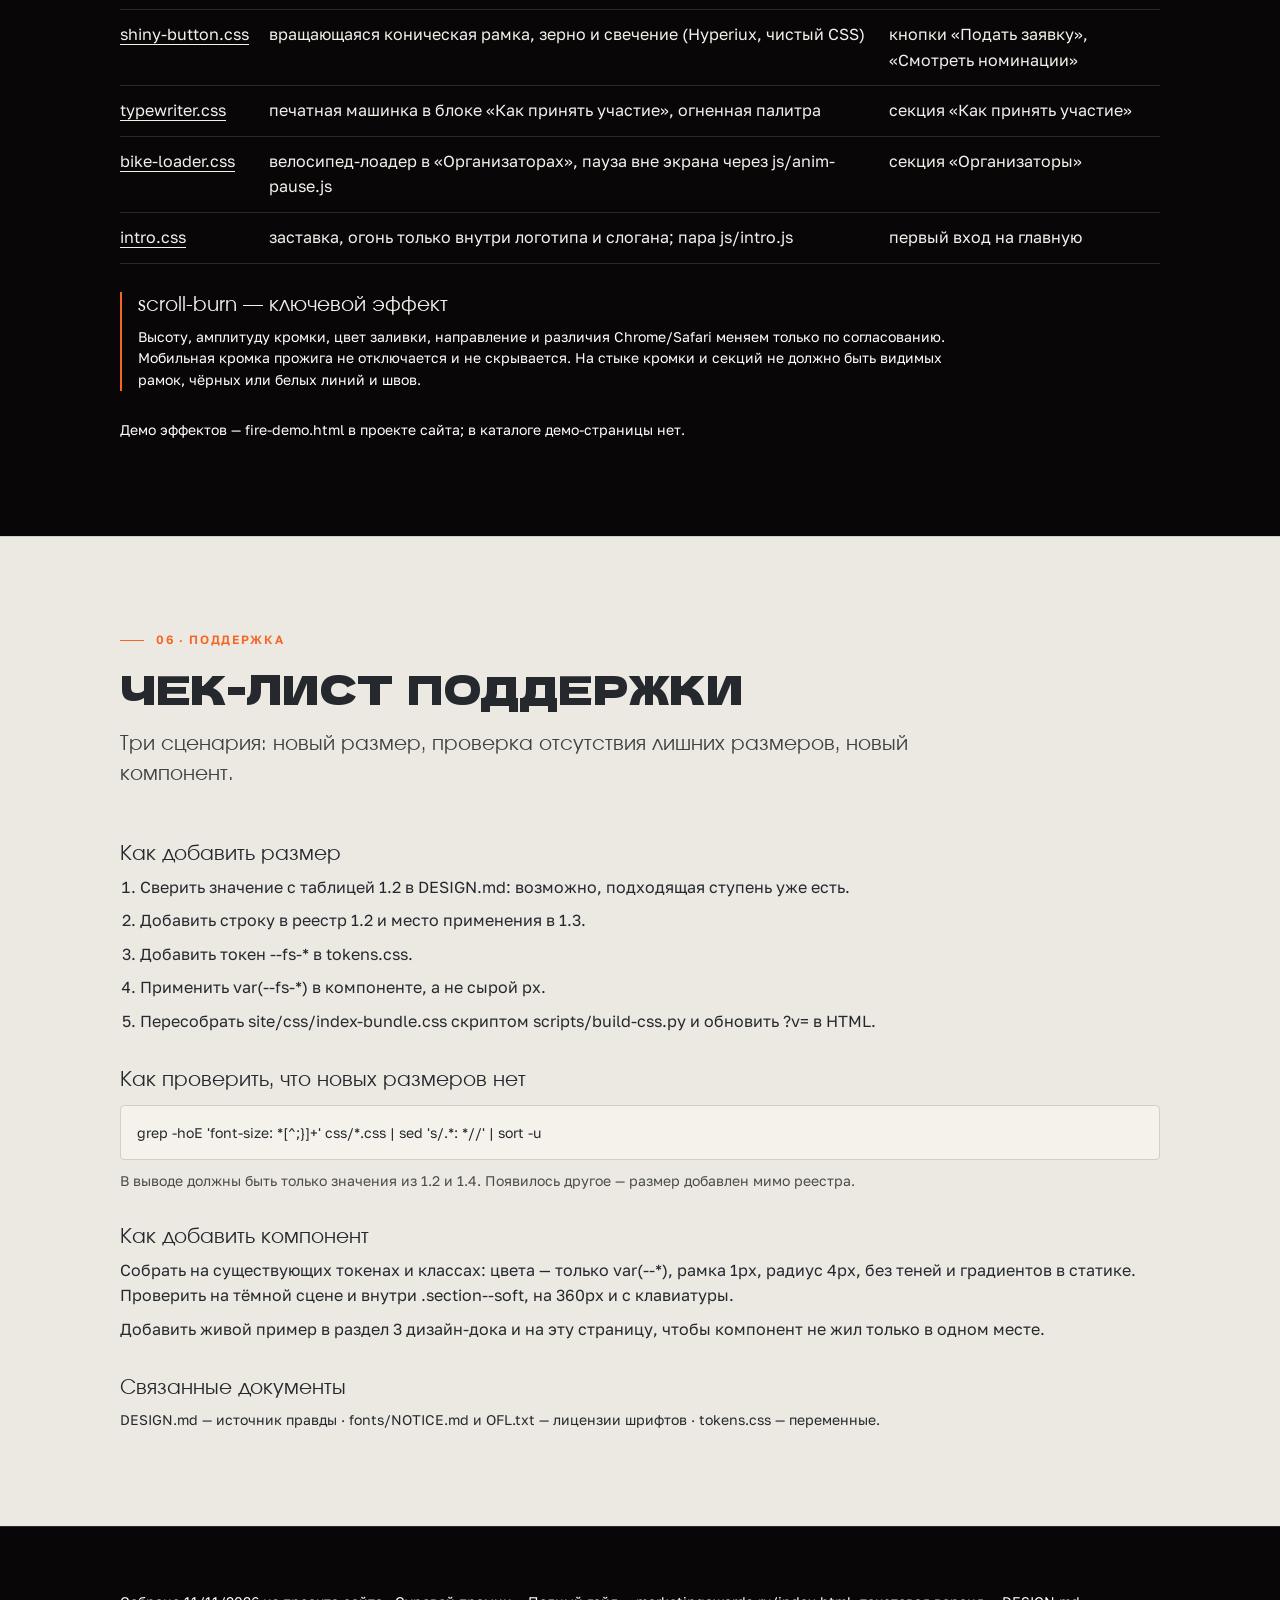
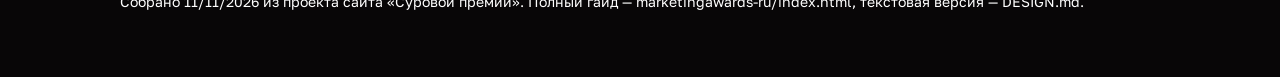
<file: docs/marketingawards-ru/styleguide.html>
<!DOCTYPE html>
<html lang="ru">
<head>
  <meta charset="UTF-8" />
  <meta name="viewport" content="width=device-width, initial-scale=1" />
  <title>Стайлгайд — «Суровая премия» (marketingawards.ru)</title>
  <meta name="description" content="Живой стайлгайд «Суровой премии»: 33 цветовых токена, типографика, кнопки, карточки, сетка и девять эффектов." />
  <meta name="robots" content="index, follow" />
  <meta name="theme-color" content="#080607" />
  <link rel="canonical" href="https://aaateh.github.io/eventologia-design-systems/marketingawards-ru/styleguide.html" />
  <meta property="og:type" content="website" />
  <meta property="og:site_name" content="Каталог дизайн-систем" />
  <meta property="og:title" content="Стайлгайд — «Суровая премия» (marketingawards.ru)" />
  <meta property="og:description" content="33 цветовых токена, типографика, кнопки, карточки, сетка и девять эффектов «Суровой премии»." />
  <meta property="og:url" content="https://aaateh.github.io/eventologia-design-systems/marketingawards-ru/styleguide.html" />
  <meta property="og:image" content="https://aaateh.github.io/eventologia-design-systems/marketingawards-ru/og.png" />
  <meta property="og:image:type" content="image/png" />
  <meta property="og:image:width" content="1200" />
  <meta property="og:image:height" content="630" />
  <meta property="og:locale" content="ru_RU" />
  <meta name="twitter:card" content="summary_large_image" />
  <meta name="twitter:title" content="Стайлгайд — «Суровая премия» (marketingawards.ru)" />
  <meta name="twitter:description" content="33 цветовых токена, типографика, кнопки, карточки, сетка и девять эффектов «Суровой премии»." />
  <meta name="twitter:image" content="https://aaateh.github.io/eventologia-design-systems/marketingawards-ru/og.png" />
  <link rel="icon" href="../assets/favicon.svg" type="image/svg+xml" />
  <link rel="icon" href="../assets/favicon.ico" sizes="16x16 32x32 48x48" />
  <link rel="icon" type="image/png" href="../assets/favicon-192.png" sizes="192x192" />
  <link rel="icon" type="image/png" href="../assets/favicon-96.png" sizes="96x96" />
  <link rel="icon" type="image/png" href="../assets/favicon-48.png" sizes="48x48" />
  <link rel="apple-touch-icon" href="../assets/apple-touch-icon.png" />
  <link rel="stylesheet" href="css/index-bundle.css" />
  <link rel="stylesheet" href="../assets/dsbar.css" />
  <style>
    .dsbar { --dsbar-bg:#0E0C0B; --dsbar-line:#2A2422; --dsbar-ink:#F5F0EB; --dsbar-muted:#A49E98; --dsbar-accent:#FF8A5B; }

    .pv-toc { display:flex; flex-wrap:wrap; gap:8px; margin:26px 0 4px; }
    .pv-toc a { padding:8px 15px; border:1px solid #ffffff2b; border-radius:var(--radius-pill); font-family:var(--font-ui); font-size:11px; letter-spacing:.1em; text-transform:uppercase; text-decoration:none; color:var(--scene-ink); }
    .pv-toc a:hover, .pv-toc a:focus-visible { background:#ffffff14; border-color:#ffffff5c; outline:none; }

    .pv-intro__links { font-family:var(--font-base); font-size:13px; line-height:1.7; color:#A49E98; }
    .pv-intro__links a { color:var(--scene-ink); text-decoration:none; border-bottom:1px solid #ffffff2b; }
    .pv-intro__links a:hover, .pv-intro__links a:focus-visible { color:#FF8A5B; border-bottom-color:#FF8A5B; outline:none; }
  </style>
</head>
<body>

<nav class="dsbar" aria-label="Каталог дизайн-систем">
  <div class="dsbar__in">
    <a class="dsbar__back" href="../"><span aria-hidden="true">←</span> Все дизайн-системы</a>
    <span class="dsbar__meta">aaateh.github.io/eventologia-design-systems</span>
  </div>
</nav>

<header class="section section--tight" style="border-top:0">
  <div class="wrap">
    <p class="eyebrow">Стайлгайд · marketingawards.ru</p>
    <h1>Дизайн-система</h1>
    <p class="lead" style="max-width:840px;margin-top:18px">Живой справочник по цвету, типографике, компонентам и эффектам «Суровой премии». Собран из <code style="font:inherit">tokens.css</code> и <code style="font:inherit">DESIGN.md</code>; внешний вид рабочих страниц не меняет.</p>
    <p class="small muted" style="max-width:840px;margin-top:10px">Источник правды — <code style="font:inherit">DESIGN.md</code>. Правило: новый размер сначала попадает в реестр (раздел 1.2), потом в <span style="font-weight:600">tokens.css</span> и только потом в вёрстку. На этой странице цвета и типографика не задаются заново — они читаются из токенов.</p>
    <p class="pv-intro__links" style="margin-top:14px">Гайд сайта — <a href="index.html">index.html</a>, полный текст — <a href="DESIGN.md">DESIGN.md</a>, переменные — <a href="tokens.css">tokens.css</a>.</p>
    <nav class="pv-toc" aria-label="Разделы стайлгайда">
      <a href="#color">01 Цвет</a>
      <a href="#typography">02 Типографика</a>
      <a href="#components">03 Компоненты</a>
      <a href="#grid">04 Сетка</a>
      <a href="#effects">05 Эффекты</a>
      <a href="#checklist">06 Чек-лист</a>
    </nav>
  </div>
</header>

<main>

  <!-- 01. ЦВЕТ -->
  <section class="section" id="color" aria-labelledby="color-title">
    <div class="wrap">
      <div class="section-head">
        <p class="eyebrow">01 · Цвет</p>
        <h2 id="color-title">Цвет</h2>
        <p class="lead">Две палитры: тёмная сцена и светлая бумага. Внутри светлых секций <code style="font:inherit">.section--soft</code> переопределяет сценовые токены на бумажные — поэтому один и тот же класс кнопки или карточки работает на обоих фонах.</p>
      </div>

      <h3>Сцена</h3>
      <p class="small muted" style="max-width:840px;margin-top:8px">Четыре текстовых токена — <span style="font-weight:600">--scene-ink</span> #F5F0EB, <span style="font-weight:600">--scene-muted</span> #FFFFFF, <span style="font-weight:600">--scene-dim</span> #F5F0EB и <span style="font-weight:600">--scene-faint</span> #F5F0EB. Ступеней вторичности на тёмном нет: весь текст фактически белый, различаются только роли.</p>

      <div class="grid grid--3" style="margin-top:20px">
        <div style="border:1px solid var(--rule);border-radius:var(--radius);overflow:hidden">
          <div aria-hidden="true" style="height:64px;background:var(--ground)"></div>
          <div style="padding:12px 16px 14px">
            <p class="small" style="font-weight:600">--ground</p>
            <p class="small muted" style="margin-top:4px">#080607 · фон html и body, тёмная сцена</p>
          </div>
        </div>
        <div style="border:1px solid var(--rule);border-radius:var(--radius);overflow:hidden">
          <div aria-hidden="true" style="height:64px;background:var(--scene-ink)"></div>
          <div style="padding:12px 16px 14px">
            <p class="small" style="font-weight:600">--scene-ink</p>
            <p class="small muted" style="margin-top:4px">#F5F0EB · основной текст на сцене</p>
          </div>
        </div>
        <div style="border:1px solid var(--rule);border-radius:var(--radius);overflow:hidden">
          <div aria-hidden="true" style="height:64px;background:var(--scene-muted)"></div>
          <div style="padding:12px 16px 14px">
            <p class="small" style="font-weight:600">--scene-muted</p>
            <p class="small muted" style="margin-top:4px">#FFFFFF · «вторичный» текст; фактически белый</p>
          </div>
        </div>
        <div style="border:1px solid var(--rule);border-radius:var(--radius);overflow:hidden">
          <div aria-hidden="true" style="height:64px;background:var(--scene-dim)"></div>
          <div style="padding:12px 16px 14px">
            <p class="small" style="font-weight:600">--scene-dim</p>
            <p class="small muted" style="margin-top:4px">#F5F0EB · цвет .lead, то же значение</p>
          </div>
        </div>
        <div style="border:1px solid var(--rule);border-radius:var(--radius);overflow:hidden">
          <div aria-hidden="true" style="height:64px;background:var(--scene-faint)"></div>
          <div style="padding:12px 16px 14px">
            <p class="small" style="font-weight:600">--scene-faint</p>
            <p class="small muted" style="margin-top:4px">#F5F0EB · третьестепенный текст, то же значение</p>
          </div>
        </div>
        <div style="border:1px solid var(--rule);border-radius:var(--radius);overflow:hidden">
          <div aria-hidden="true" style="height:64px;background:var(--control-surface)"></div>
          <div style="padding:12px 16px 14px">
            <p class="small" style="font-weight:600">--control-surface</p>
            <p class="small muted" style="margin-top:4px">#15111280 · фон кнопки при наведении, альфа 50%</p>
          </div>
        </div>
        <div style="border:1px solid var(--rule);border-radius:var(--radius);overflow:hidden">
          <div aria-hidden="true" style="height:64px;background:var(--action-border)"></div>
          <div style="padding:12px 16px 14px">
            <p class="small" style="font-weight:600">--action-border</p>
            <p class="small muted" style="margin-top:4px">#C8C2BC · рамка кнопок и focus-visible</p>
          </div>
        </div>
        <div style="border:1px solid var(--rule);border-radius:var(--radius);overflow:hidden">
          <div aria-hidden="true" style="height:64px;background:var(--brand-accent)"></div>
          <div style="padding:12px 16px 14px">
            <p class="small" style="font-weight:600">--brand-accent</p>
            <p class="small muted" style="margin-top:4px">#F56624 · брендовый акцент, огонь</p>
          </div>
        </div>
        <div style="border:1px solid var(--rule);border-radius:var(--radius);overflow:hidden">
          <div aria-hidden="true" style="height:64px;background:var(--accent-text)"></div>
          <div style="padding:12px 16px 14px">
            <p class="small" style="font-weight:600">--accent-text</p>
            <p class="small muted" style="margin-top:4px">#F56624 · оранжевые подписи, номера, .eyebrow</p>
          </div>
        </div>
        <div style="border:1px solid var(--rule);border-radius:var(--radius);overflow:hidden">
          <div aria-hidden="true" style="height:64px;background:var(--fire-glow)"></div>
          <div style="padding:12px 16px 14px">
            <p class="small" style="font-weight:600">--fire-glow</p>
            <p class="small muted" style="margin-top:4px">#FF7B39 · свечение огня</p>
          </div>
        </div>
        <div style="border:1px solid var(--rule);border-radius:var(--radius);overflow:hidden">
          <div aria-hidden="true" style="height:64px;background:var(--rule)"></div>
          <div style="padding:12px 16px 14px">
            <p class="small" style="font-weight:600">--rule</p>
            <p class="small muted" style="margin-top:4px">#C8C2BC2E · волосяные линии секций</p>
          </div>
        </div>
        <div style="border:1px solid var(--rule);border-radius:var(--radius);overflow:hidden">
          <div aria-hidden="true" style="height:64px;background:var(--rule-strong)"></div>
          <div style="padding:12px 16px 14px">
            <p class="small" style="font-weight:600">--rule-strong</p>
            <p class="small muted" style="margin-top:4px">#C8C2BC52 · подложка рамки карточек</p>
          </div>
        </div>
        <div style="border:1px solid var(--rule);border-radius:var(--radius);overflow:hidden">
          <div aria-hidden="true" style="height:64px;background:var(--selection)"></div>
          <div style="padding:12px 16px 14px">
            <p class="small" style="font-weight:600">--selection</p>
            <p class="small muted" style="margin-top:4px">#FFB38A · фон выделения текста</p>
          </div>
        </div>
        <div style="border:1px solid var(--rule);border-radius:var(--radius);overflow:hidden">
          <div aria-hidden="true" style="height:64px;background:var(--backdrop)"></div>
          <div style="padding:12px 16px 14px">
            <p class="small" style="font-weight:600">--backdrop</p>
            <p class="small muted" style="margin-top:4px">#0A090BB3 · затемнение под модалками и меню</p>
          </div>
        </div>
        <div style="border:1px solid var(--rule);border-radius:var(--radius);overflow:hidden">
          <div aria-hidden="true" style="height:64px;background:var(--scroll-thumb)"></div>
          <div style="padding:12px 16px 14px">
            <p class="small" style="font-weight:600">--scroll-thumb</p>
            <p class="small muted" style="margin-top:4px">#4A4442 · ползунок прокрутки</p>
          </div>
        </div>
        <div style="border:1px solid var(--rule);border-radius:var(--radius);overflow:hidden">
          <div aria-hidden="true" style="height:64px;background:var(--scroll-track)"></div>
          <div style="padding:12px 16px 14px">
            <p class="small" style="font-weight:600">--scroll-track</p>
            <p class="small muted" style="margin-top:4px">#080607 · дорожка прокрутки</p>
          </div>
        </div>
      </div>

      <h3 style="margin-top:40px">Бумага</h3>
      <p class="small muted" style="max-width:840px;margin-top:8px">Светлые секции — это не только фон: внутри <span style="font-weight:600">.section--soft</span> токены сцены переопределяются на бумажные, поэтому компоненты автоматически инвертируются.</p>

      <div class="grid grid--3" style="margin-top:20px">
        <div style="border:1px solid var(--rule);border-radius:var(--radius);overflow:hidden">
          <div aria-hidden="true" style="height:64px;background:var(--paper)"></div>
          <div style="padding:12px 16px 14px">
            <p class="small" style="font-weight:600">--paper</p>
            <p class="small muted" style="margin-top:4px">#ECE9E3 · фон светлых секций</p>
          </div>
        </div>
        <div style="border:1px solid var(--rule);border-radius:var(--radius);overflow:hidden">
          <div aria-hidden="true" style="height:64px;background:var(--paper-raised)"></div>
          <div style="padding:12px 16px 14px">
            <p class="small" style="font-weight:600">--paper-raised</p>
            <p class="small muted" style="margin-top:4px">#F5F2EC · приподнятые карточки и поля</p>
          </div>
        </div>
        <div style="border:1px solid var(--rule);border-radius:var(--radius);overflow:hidden">
          <div aria-hidden="true" style="height:64px;background:var(--panel)"></div>
          <div style="padding:12px 16px 14px">
            <p class="small" style="font-weight:600">--panel</p>
            <p class="small muted" style="margin-top:4px">#ECE9E3 · алиас --paper, в вёрстке не используется</p>
          </div>
        </div>
        <div style="border:1px solid var(--rule);border-radius:var(--radius);overflow:hidden">
          <div aria-hidden="true" style="height:64px;background:var(--form-surface)"></div>
          <div style="padding:12px 16px 14px">
            <p class="small" style="font-weight:600">--form-surface</p>
            <p class="small muted" style="margin-top:4px">#ECE9E3 · поверхность форм, не используется</p>
          </div>
        </div>
        <div style="border:1px solid var(--rule);border-radius:var(--radius);overflow:hidden">
          <div aria-hidden="true" style="height:64px;background:var(--ink)"></div>
          <div style="padding:12px 16px 14px">
            <p class="small" style="font-weight:600">--ink</p>
            <p class="small muted" style="margin-top:4px">#25292E · основной текст на бумаге</p>
          </div>
        </div>
        <div style="border:1px solid var(--rule);border-radius:var(--radius);overflow:hidden">
          <div aria-hidden="true" style="height:64px;background:var(--ink-soft)"></div>
          <div style="padding:12px 16px 14px">
            <p class="small" style="font-weight:600">--ink-soft</p>
            <p class="small muted" style="margin-top:4px">#3F423F · цвет .lead на бумаге</p>
          </div>
        </div>
        <div style="border:1px solid var(--rule);border-radius:var(--radius);overflow:hidden">
          <div aria-hidden="true" style="height:64px;background:var(--muted)"></div>
          <div style="padding:12px 16px 14px">
            <p class="small" style="font-weight:600">--muted</p>
            <p class="small muted" style="margin-top:4px">#4A4D48 · вторичный текст на бумаге</p>
          </div>
        </div>
        <div style="border:1px solid var(--rule);border-radius:var(--radius);overflow:hidden">
          <div aria-hidden="true" style="height:64px;background:var(--line)"></div>
          <div style="padding:12px 16px 14px">
            <p class="small" style="font-weight:600">--line</p>
            <p class="small muted" style="margin-top:4px">#555957 · объявлен, в вёрстке не используется</p>
          </div>
        </div>
        <div style="border:1px solid var(--rule);border-radius:var(--radius);overflow:hidden">
          <div aria-hidden="true" style="height:64px;background:var(--field-line)"></div>
          <div style="padding:12px 16px 14px">
            <p class="small" style="font-weight:600">--field-line</p>
            <p class="small muted" style="margin-top:4px">#94958E · линии полей формы</p>
          </div>
        </div>
        <div style="border:1px solid var(--rule);border-radius:var(--radius);overflow:hidden">
          <div aria-hidden="true" style="height:64px;background:var(--placeholder)"></div>
          <div style="padding:12px 16px 14px">
            <p class="small" style="font-weight:600">--placeholder</p>
            <p class="small muted" style="margin-top:4px">#696B64 · текст плейсхолдера</p>
          </div>
        </div>
        <div style="border:1px solid var(--rule);border-radius:var(--radius);overflow:hidden">
          <div aria-hidden="true" style="height:64px;background:var(--disabled-ink)"></div>
          <div style="padding:12px 16px 14px">
            <p class="small" style="font-weight:600">--disabled-ink</p>
            <p class="small muted" style="margin-top:4px">#7E8077 · отключённый текст, не используется</p>
          </div>
        </div>
        <div style="border:1px solid var(--rule);border-radius:var(--radius);overflow:hidden">
          <div aria-hidden="true" style="height:64px;background:var(--disabled-line)"></div>
          <div style="padding:12px 16px 14px">
            <p class="small" style="font-weight:600">--disabled-line</p>
            <p class="small muted" style="margin-top:4px">#AAA99F · отключённая рамка</p>
          </div>
        </div>
        <div style="border:1px solid var(--rule);border-radius:var(--radius);overflow:hidden">
          <div aria-hidden="true" style="height:64px;background:var(--error)"></div>
          <div style="padding:12px 16px 14px">
            <p class="small" style="font-weight:600">--error</p>
            <p class="small muted" style="margin-top:4px">#A62C18 · ошибки формы</p>
          </div>
        </div>
        <div style="border:1px solid var(--rule);border-radius:var(--radius);overflow:hidden">
          <div aria-hidden="true" style="height:64px;background:var(--accent-paper)"></div>
          <div style="padding:12px 16px 14px">
            <p class="small" style="font-weight:600">--accent-paper</p>
            <p class="small muted" style="margin-top:4px">#FF3838 · акцент на бумаге</p>
          </div>
        </div>
        <div style="border:1px solid var(--rule);border-radius:var(--radius);overflow:hidden">
          <div aria-hidden="true" style="height:64px;background:var(--close-hover)"></div>
          <div style="padding:12px 16px 14px">
            <p class="small" style="font-weight:600">--close-hover</p>
            <p class="small muted" style="margin-top:4px">#DEDBD3 · фон кнопки закрытия при наведении</p>
          </div>
        </div>
        <div style="border:1px solid var(--rule);border-radius:var(--radius);overflow:hidden">
          <div aria-hidden="true" style="height:64px;background:var(--paper-rule)"></div>
          <div style="padding:12px 16px 14px">
            <p class="small" style="font-weight:600">--paper-rule</p>
            <p class="small muted" style="margin-top:4px">#D2CEC7 · волосяные линии на бумаге</p>
          </div>
        </div>
        <div style="border:1px solid var(--rule);border-radius:var(--radius);overflow:hidden">
          <div aria-hidden="true" style="height:64px;background:var(--paper-rule-strong)"></div>
          <div style="padding:12px 16px 14px">
            <p class="small" style="font-weight:600">--paper-rule-strong</p>
            <p class="small muted" style="margin-top:4px">#B4B0A9 · рамки карточек на бумаге</p>
          </div>
        </div>
      </div>
    </div>
  </section>

  <!-- 02. ТИПОГРАФИКА -->
  <section class="section section--soft" id="typography" aria-labelledby="typography-title">
    <div class="wrap">
      <div class="section-head">
        <p class="eyebrow">02 · Типографика</p>
        <h2 id="typography-title">Типографика</h2>
        <p class="lead">Семь ступеней размера, три основных семейства, три веса Golos. Дополнительно подключены Bounded (имена жюри), JetBrains Mono и Oswald (тарифные постеры, <code style="font:inherit">tariffs.css</code>) — в основную типографику они не входят. Реестр ведётся в разделе 1 дизайн-дока: другого размера в системе нет.</p>
      </div>

      <p class="small muted" style="max-width:840px;margin-bottom:24px">H1 — это заголовок этой страницы в шапке: Dela Award 400, <span style="font-weight:600">var(--fs-h1)</span>, капс, трекинг −0.012em. Ниже — остальные ступени в живом виде.</p>

      <div style="border:1px solid var(--rule);border-radius:var(--radius);padding:28px">
        <p class="eyebrow">H2 · Dela Award 400 · var(--fs-h2)</p>
        <h2>Заголовок секции</h2>
      </div>

      <div style="border:1px solid var(--rule);border-radius:var(--radius);padding:28px;margin-top:20px">
        <p class="eyebrow">H3 / H4 · Involve 400 · 20px / 16px</p>
        <h3>Заголовок третьего уровня</h3>
        <h4 style="margin-top:12px">Заголовок четвёртого уровня</h4>
      </div>

      <div style="border:1px solid var(--rule);border-radius:var(--radius);padding:28px;margin-top:20px">
        <p class="eyebrow">.lead · Involve 400 · var(--fs-lead) · и p · Golos 400 · 16px</p>
        <p class="lead">Лид на бумаге набирается Involve 20px и берёт цвет --ink-soft.</p>
        <p style="margin-top:14px">Основной текст — Golos Award 16px с межстрочным 1.45–1.65. Он же используется в карточках, списках и мелких подписях; подписи кнопок — Involve (<code style="font:inherit">--font-ui</code>), не Golos.</p>
      </div>

      <div style="border:1px solid var(--rule);border-radius:var(--radius);padding:28px;margin-top:20px">
        <p class="eyebrow">.eyebrow · Golos 600 · 12px · трекинг .14em</p>
        <p class="small">.small — Golos 400, 14px, межстрочное 1.55: примечания, подписи, юридический текст.</p>
      </div>

      <div role="region" aria-label="Таблица размеров" tabindex="0" style="overflow-x:auto;margin-top:40px">
        <table style="width:100%;min-width:640px;border-collapse:collapse">
          <caption class="small" style="text-align:left;padding-bottom:12px">Раздел 1.2 дизайн-дока: семь ступеней, других размеров нет</caption>
          <thead>
            <tr>
              <th scope="col" style="text-align:left;font-weight:600;padding:10px 16px 10px 0;border-bottom:1px solid var(--rule-strong)">Ступень</th>
              <th scope="col" style="text-align:left;font-weight:600;padding:10px 16px 10px 0;border-bottom:1px solid var(--rule-strong)">Токен</th>
              <th scope="col" style="text-align:left;font-weight:600;padding:10px 16px 10px 0;border-bottom:1px solid var(--rule-strong)">Значение</th>
              <th scope="col" style="text-align:left;font-weight:600;padding:10px 0;border-bottom:1px solid var(--rule-strong)">Где применяется</th>
            </tr>
          </thead>
          <tbody>
            <tr>
              <td style="padding:12px 16px 12px 0;border-bottom:1px solid var(--rule);vertical-align:top">12</td>
              <td style="padding:12px 16px 12px 0;border-bottom:1px solid var(--rule);vertical-align:top">--fs-micro</td>
              <td style="padding:12px 16px 12px 0;border-bottom:1px solid var(--rule);vertical-align:top">12px</td>
              <td style="padding:12px 0;border-bottom:1px solid var(--rule);vertical-align:top">подписи, номера, метки, роли</td>
            </tr>
            <tr>
              <td style="padding:12px 16px 12px 0;border-bottom:1px solid var(--rule);vertical-align:top">14</td>
              <td style="padding:12px 16px 12px 0;border-bottom:1px solid var(--rule);vertical-align:top">--fs-small</td>
              <td style="padding:12px 16px 12px 0;border-bottom:1px solid var(--rule);vertical-align:top">14px</td>
              <td style="padding:12px 0;border-bottom:1px solid var(--rule);vertical-align:top">мелкий текст, примечания, навигация</td>
            </tr>
            <tr>
              <td style="padding:12px 16px 12px 0;border-bottom:1px solid var(--rule);vertical-align:top">16</td>
              <td style="padding:12px 16px 12px 0;border-bottom:1px solid var(--rule);vertical-align:top">--fs-body</td>
              <td style="padding:12px 16px 12px 0;border-bottom:1px solid var(--rule);vertical-align:top">16px</td>
              <td style="padding:12px 0;border-bottom:1px solid var(--rule);vertical-align:top">основной текст, кнопки, h4</td>
            </tr>
            <tr>
              <td style="padding:12px 16px 12px 0;border-bottom:1px solid var(--rule);vertical-align:top">20</td>
              <td style="padding:12px 16px 12px 0;border-bottom:1px solid var(--rule);vertical-align:top">--fs-lead</td>
              <td style="padding:12px 16px 12px 0;border-bottom:1px solid var(--rule);vertical-align:top">20px</td>
              <td style="padding:12px 0;border-bottom:1px solid var(--rule);vertical-align:top">подзаголовки h3, имена, даты, FAQ</td>
            </tr>
            <tr>
              <td style="padding:12px 16px 12px 0;border-bottom:1px solid var(--rule);vertical-align:top">24</td>
              <td style="padding:12px 16px 12px 0;border-bottom:1px solid var(--rule);vertical-align:top">--fs-prose</td>
              <td style="padding:12px 16px 12px 0;border-bottom:1px solid var(--rule);vertical-align:top">24px</td>
              <td style="padding:12px 0;border-bottom:1px solid var(--rule);vertical-align:top">крупный вводный текст, номера шагов</td>
            </tr>
            <tr>
              <td style="padding:12px 16px 12px 0;border-bottom:1px solid var(--rule);vertical-align:top">h2</td>
              <td style="padding:12px 16px 12px 0;border-bottom:1px solid var(--rule);vertical-align:top">--fs-h2</td>
              <td style="padding:12px 16px 12px 0;border-bottom:1px solid var(--rule);vertical-align:top">clamp(28px, 3.6vw, 40px)</td>
              <td style="padding:12px 0;border-bottom:1px solid var(--rule);vertical-align:top">заголовки секций, цена</td>
            </tr>
            <tr>
              <td style="padding:12px 16px 12px 0;border-bottom:1px solid var(--rule);vertical-align:top">h1</td>
              <td style="padding:12px 16px 12px 0;border-bottom:1px solid var(--rule);vertical-align:top">--fs-h1</td>
              <td style="padding:12px 16px 12px 0;border-bottom:1px solid var(--rule);vertical-align:top">clamp(30px, 8.4vw, 60.48px)</td>
              <td style="padding:12px 0;border-bottom:1px solid var(--rule);vertical-align:top">заголовок страницы</td>
            </tr>
          </tbody>
        </table>
      </div>

      <h3 style="margin-top:40px">Исключения вне шкалы</h3>
      <p class="small muted" style="max-width:840px;margin-top:8px">Свести при следующей правке: это ручные подгонки, а не новые ступени.</p>

      <div role="region" aria-label="Исключения вне шкалы" tabindex="0" style="overflow-x:auto;margin-top:20px">
        <table style="width:100%;min-width:640px;border-collapse:collapse">
          <caption class="small" style="text-align:left;padding-bottom:12px">Раздел 1.4 дизайн-дока</caption>
          <thead>
            <tr>
              <th scope="col" style="text-align:left;font-weight:600;padding:10px 16px 10px 0;border-bottom:1px solid var(--rule-strong)">Значение</th>
              <th scope="col" style="text-align:left;font-weight:600;padding:10px 16px 10px 0;border-bottom:1px solid var(--rule-strong)">Где</th>
              <th scope="col" style="text-align:left;font-weight:600;padding:10px 0;border-bottom:1px solid var(--rule-strong)">Почему осталось</th>
            </tr>
          </thead>
          <tbody>
            <tr>
              <td style="padding:12px 16px 12px 0;border-bottom:1px solid var(--rule);vertical-align:top">clamp(20px, 2vw, 24px)</td>
              <td style="padding:12px 16px 12px 0;border-bottom:1px solid var(--rule);vertical-align:top">.prose p</td>
              <td style="padding:12px 0;border-bottom:1px solid var(--rule);vertical-align:top">по сути 24-я ступень с текучим входом</td>
            </tr>
            <tr>
              <td style="padding:12px 16px 12px 0;border-bottom:1px solid var(--rule);vertical-align:top">clamp(18px, 5.9vw, 50.8px), до 50,8px; .hero__sub--big — ×1.07</td>
              <td style="padding:12px 16px 12px 0;border-bottom:1px solid var(--rule);vertical-align:top">.hero__sub</td>
              <td style="padding:12px 0;border-bottom:1px solid var(--rule);vertical-align:top">70% от размера слогана на заглушке marketingawards.ru (72,576px); --big — мобильный слоган +7%</td>
            </tr>
          </tbody>
        </table>
      </div>

      <h3 style="margin-top:40px">Шрифты и веса</h3>
      <p style="margin-top:8px"><span style="font-weight:600">Dela Award</span> — 400. h1, h2, слоган, крупные номера. Кириллица и латиница отдельными файлами.</p>
      <p style="margin-top:8px"><span style="font-weight:600">Involve</span> — 400. h3, h4, кнопки, имена, даты, контакты, .lead.</p>
      <p style="margin-top:8px"><span style="font-weight:600">Golos Award</span> — 400 / 500 / 600 (вариативная ось 400–900). Основной текст, мелкие подписи, цена.</p>
      <p class="small muted" style="margin-top:12px">Файлы лежат в <code style="font:inherit">site/fonts/</code>. Полный список «можно / нельзя», лицензии и зарезервированные имена — <code style="font:inherit">docs/ШРИФТЫ.md</code>.</p>
    </div>
  </section>

  <!-- 03. КОМПОНЕНТЫ -->
  <section class="section" id="components" aria-labelledby="components-title">
    <div class="wrap">
      <div class="section-head">
        <p class="eyebrow">03 · Компоненты</p>
        <h2 id="components-title">Компоненты</h2>
        <p class="lead">Разметка взята с главной страницы. Кнопки и карточки работают на тёмной сцене и на бумаге без дублирования стилей.</p>
      </div>

      <h3>Кнопки</h3>
      <div style="display:flex;flex-wrap:wrap;gap:16px;align-items:center;margin-top:20px">
        <a class="btn" href="#components">Подать заявку</a>
        <a class="btn btn--sm" href="#components">Подать заявку</a>
        <a class="btn btn--ghost" href="#components">Рассчитать стоимость</a>
        <a class="shiny-btn shiny-btn--site" href="#components"><span>Подать заявку</span></a>
      </div>
      <p class="small muted" style="max-width:840px;margin-top:16px">.btn — 54px (--action-h), min-width 244px (--action-w), padding 15/26, рамка 1px, радиус 4px (--radius). .btn--sm — 44px и 14px. .btn--ghost — рамка 45% currentColor и полупрозрачный фон сцены. .shiny-btn--site — те же 54/244, коническая рамка, зерно и свечение; базовый .shiny-btn имеет радиус 32px, но на сайте .shiny-btn--site перекрывает его до 4px (fire-buttons.css + fire-button.css); огонь по периметру включается только на устройствах с мышью.</p>

      <h3 style="margin-top:40px">Карточки</h3>
      <div class="grid grid--2" style="margin-top:20px">
        <article class="card">
          <span class="card__num">01</span>
          <h3>Специалисты и фрилансеры</h3>
          <p class="muted">Работаете на себя или в найме и самостоятельно ведёте направление? В блоке «Люди в маркетинге» можно представить собственную работу и профессиональные достижения.</p>
        </article>
        <article class="card">
          <h3>Заявить о своей работе</h3>
          <p class="muted">Представьте на конкурс проект, которым гордитесь. Покажите, что стоит за итоговыми цифрами: вашу идею, принятые решения и вклад в результат.</p>
        </article>
      </div>
      <p class="small muted" style="max-width:840px;margin-top:16px">.card — рамка 2px собирается из ::before и ::after (подложка плюс фон), срез правого верхнего угла 72×60, радиус 4px, padding 28px. Внутри .section--soft цвета карточки меняются на бумажные автоматически. .card__num — Golos 600, 12px, трекинг .14em, цвет --accent-text.</p>
    </div>
  </section>

  <!-- 04. СЕТКА -->
  <section class="section section--soft" id="grid" aria-labelledby="grid-title">
    <div class="wrap">
      <div class="section-head">
        <p class="eyebrow">04 · Сетка</p>
        <h2 id="grid-title">Сетка и правила</h2>
        <p class="lead">Колонка 1040px, один отступ от края, рамки 1px и радиус 4px. Всё остальное — производные от этих четырёх чисел.</p>
      </div>

      <h3>Колонка и отступы</h3>
      <p style="margin-top:8px">.wrap — max-width <span style="font-weight:600">calc(1040px + edge × 2)</span>, padding-inline <span style="font-weight:600">clamp(24px, 4vw, 72px)</span> (--edge). Секция — padding <span style="font-weight:600">clamp(64px, 7.5vw, 108px)</span>, узкая — <span style="font-weight:600">clamp(48px, 5vw, 72px)</span>. На экранах ≤600px секция сжимается до 56px.</p>

      <h3 style="margin-top:24px">Рамки, радиусы, тени</h3>
      <p style="margin-top:8px">Рамки — 1px. Радиус у .btn — 4px (--radius); у базового .shiny-btn — 32px, но .shiny-btn--site перекрывает его до 4px (<code style="font:inherit">fire-button.css:255</code>). --radius-sm удалён как неиспользуемый, --radius-pill 40px используется в .footer__dev (<code style="font:inherit">style.css:2074</code>). Карточка собирает рамку 2px из двух слоёв. В статике теней и градиентов нет. Исключения: свечение box-shadow при наведении .btn (<code style="font:inherit">style.css:138–140</code>), градиент .hero__sub (<code style="font:inherit">style.css:330–335</code>) и .awards-grid::after (<code style="font:inherit">style.css:2434–2444</code>).</p>

      <h3 style="margin-top:24px">Мобильные переопределения</h3>
      <p style="margin-top:8px">≤1100 — навигация 12px · ≤980 — навигация 14px в меню · ≤900 — дата 16px · ≤600 — номера шагов 20px, дата и текст таймлайна 16px, имя основателя 20px, FAQ 16/20px, контакты 20px, подвал 12px.</p>
      <p class="small muted" style="margin-top:12px">Три переопределения дублируют базовое значение и ничего не меняют: .nom-group__heading (это span с role="heading", не h3), .timeline__text, .founder__name (все на ≤600).</p>
    </div>
  </section>

  <!-- 05. ЭФФЕКТЫ -->
  <section class="section" id="effects" aria-labelledby="effects-title">
    <div class="wrap">
      <div class="section-head">
        <p class="eyebrow">05 · Эффекты</p>
        <h2 id="effects-title">Эффекты</h2>
        <p class="lead">Девять файлов эффектов, каждый отвечает за один приём; все девять подключены в index-bundle.css. Отдельно лежит <code style="font:inherit">fire-demo.css</code> — стили демо-страницы <code style="font:inherit">fire-demo.html</code>, в бандл он не входит и в эти девять не считается.</p>
      </div>

      <div role="region" aria-label="Файлы эффектов" tabindex="0" style="overflow-x:auto">
        <table style="width:100%;min-width:720px;border-collapse:collapse">
          <caption class="small" style="text-align:left;padding-bottom:12px">Файл → что делает → где используется</caption>
          <thead>
            <tr>
              <th scope="col" style="text-align:left;font-weight:600;padding:10px 16px 10px 0;border-bottom:1px solid var(--rule-strong)">Файл</th>
              <th scope="col" style="text-align:left;font-weight:600;padding:10px 16px 10px 0;border-bottom:1px solid var(--rule-strong)">Что делает</th>
              <th scope="col" style="text-align:left;font-weight:600;padding:10px 0;border-bottom:1px solid var(--rule-strong)">Где используется / демо</th>
            </tr>
          </thead>
          <tbody>
            <tr>
              <td style="padding:12px 16px 12px 0;border-bottom:1px solid var(--rule);vertical-align:top"><a href="css/fire.css" style="border-bottom:1px solid currentColor">fire.css</a></td>
              <td style="padding:12px 16px 12px 0;border-bottom:1px solid var(--rule);vertical-align:top">фиксированный фон-сцена с огнём и искрами</td>
              <td style="padding:12px 0;border-bottom:1px solid var(--rule);vertical-align:top">фон главной, все тёмные секции</td>
            </tr>
            <tr>
              <td style="padding:12px 16px 12px 0;border-bottom:1px solid var(--rule);vertical-align:top"><a href="css/nominations-fire.css" style="border-bottom:1px solid currentColor">nominations-fire.css</a></td>
              <td style="padding:12px 16px 12px 0;border-bottom:1px solid var(--rule);vertical-align:top">анимация огня в блоке «Номинации» (Uiverse), позиционирование через .fire-slot</td>
              <td style="padding:12px 0;border-bottom:1px solid var(--rule);vertical-align:top">секция «Номинации»</td>
            </tr>
            <tr>
              <td style="padding:12px 16px 12px 0;border-bottom:1px solid var(--rule);vertical-align:top"><a href="css/scroll-burn.css" style="border-bottom:1px solid currentColor">scroll-burn.css</a></td>
              <td style="padding:12px 16px 12px 0;border-bottom:1px solid var(--rule);vertical-align:top">прожиг на стыке секций: Chrome — живой SVG-фильтр, Safari — SVG-путь с CSS-заливкой</td>
              <td style="padding:12px 0;border-bottom:1px solid var(--rule);vertical-align:top">стыки тёмных и бумажных секций</td>
            </tr>
            <tr>
              <td style="padding:12px 16px 12px 0;border-bottom:1px solid var(--rule);vertical-align:top"><a href="css/fire-button.css" style="border-bottom:1px solid currentColor">fire-button.css</a></td>
              <td style="padding:12px 16px 12px 0;border-bottom:1px solid var(--rule);vertical-align:top">«кнопка с огнём» v2: мягкое пламя по всему периметру при приближении курсора (наведение), только устройства с мышью</td>
              <td style="padding:12px 0;border-bottom:1px solid var(--rule);vertical-align:top">кнопки на главной; демо fire-demo.html</td>
            </tr>
            <tr>
              <td style="padding:12px 16px 12px 0;border-bottom:1px solid var(--rule);vertical-align:top"><a href="css/fire-buttons.css" style="border-bottom:1px solid currentColor">fire-buttons.css</a></td>
              <td style="padding:12px 16px 12px 0;border-bottom:1px solid var(--rule);vertical-align:top">вариант огненной кнопки для сайта: те же 54/244, что у .btn, скругление 4px (перекрывает базовые 32px)</td>
              <td style="padding:12px 0;border-bottom:1px solid var(--rule);vertical-align:top">.shiny-btn--site на страницах сайта</td>
            </tr>
            <tr>
              <td style="padding:12px 16px 12px 0;border-bottom:1px solid var(--rule);vertical-align:top"><a href="css/shiny-button.css" style="border-bottom:1px solid currentColor">shiny-button.css</a></td>
              <td style="padding:12px 16px 12px 0;border-bottom:1px solid var(--rule);vertical-align:top">вращающаяся коническая рамка, зерно и свечение (Hyperiux, чистый CSS)</td>
              <td style="padding:12px 0;border-bottom:1px solid var(--rule);vertical-align:top">кнопки «Подать заявку», «Смотреть номинации»</td>
            </tr>
            <tr>
              <td style="padding:12px 16px 12px 0;border-bottom:1px solid var(--rule);vertical-align:top"><a href="css/typewriter.css" style="border-bottom:1px solid currentColor">typewriter.css</a></td>
              <td style="padding:12px 16px 12px 0;border-bottom:1px solid var(--rule);vertical-align:top">печатная машинка в блоке «Как принять участие», огненная палитра</td>
              <td style="padding:12px 0;border-bottom:1px solid var(--rule);vertical-align:top">секция «Как принять участие»</td>
            </tr>
            <tr>
              <td style="padding:12px 16px 12px 0;border-bottom:1px solid var(--rule);vertical-align:top"><a href="css/bike-loader.css" style="border-bottom:1px solid currentColor">bike-loader.css</a></td>
              <td style="padding:12px 16px 12px 0;border-bottom:1px solid var(--rule);vertical-align:top">велосипед-лоадер в «Организаторах», пауза вне экрана через js/anim-pause.js</td>
              <td style="padding:12px 0;border-bottom:1px solid var(--rule);vertical-align:top">секция «Организаторы»</td>
            </tr>
            <tr>
              <td style="padding:12px 16px 12px 0;border-bottom:1px solid var(--rule);vertical-align:top"><a href="css/intro.css" style="border-bottom:1px solid currentColor">intro.css</a></td>
              <td style="padding:12px 16px 12px 0;border-bottom:1px solid var(--rule);vertical-align:top">заставка, огонь только внутри логотипа и слогана; пара js/intro.js</td>
              <td style="padding:12px 0;border-bottom:1px solid var(--rule);vertical-align:top">первый вход на главную</td>
            </tr>
          </tbody>
        </table>
      </div>

      <div style="border-left:2px solid var(--brand-accent);padding-left:16px;margin-top:28px">
        <h3>scroll-burn — ключевой эффект</h3>
        <p class="small muted" style="max-width:840px;margin-top:8px">Высоту, амплитуду кромки, цвет заливки, направление и различия Chrome/Safari меняем только по согласованию. Мобильная кромка прожига не отключается и не скрывается. На стыке кромки и секций не должно быть видимых рамок, чёрных или белых линий и швов.</p>
      </div>

      <p class="small muted" style="margin-top:28px">Демо эффектов — <code style="font:inherit">fire-demo.html</code> в проекте сайта; в каталоге демо-страницы нет.</p>
    </div>
  </section>

  <!-- 06. ЧЕК-ЛИСТ -->
  <section class="section section--soft" id="checklist" aria-labelledby="checklist-title">
    <div class="wrap">
      <div class="section-head">
        <p class="eyebrow">06 · Поддержка</p>
        <h2 id="checklist-title">Чек-лист поддержки</h2>
        <p class="lead">Три сценария: новый размер, проверка отсутствия лишних размеров, новый компонент.</p>
      </div>

      <h3>Как добавить размер</h3>
      <ol style="padding-left:20px;margin-top:8px">
        <li style="margin-top:8px">Сверить значение с таблицей 1.2 в DESIGN.md: возможно, подходящая ступень уже есть.</li>
        <li style="margin-top:8px">Добавить строку в реестр 1.2 и место применения в 1.3.</li>
        <li style="margin-top:8px">Добавить токен --fs-* в tokens.css.</li>
        <li style="margin-top:8px">Применить var(--fs-*) в компоненте, а не сырой px.</li>
        <li style="margin-top:8px">Пересобрать site/css/index-bundle.css скриптом scripts/build-css.py и обновить ?v= в HTML.</li>
      </ol>

      <h3 style="margin-top:32px">Как проверить, что новых размеров нет</h3>
      <div role="region" aria-label="Команда проверки размеров" tabindex="0" style="overflow-x:auto;border:1px solid var(--rule);border-radius:var(--radius);background:var(--paper-raised);padding:16px;margin-top:12px">
        <p class="small" style="white-space:nowrap">grep -hoE 'font-size: *[^;}]+' css/*.css | sed 's/.*: *//' | sort -u</p>
      </div>
      <p class="small muted" style="margin-top:10px">В выводе должны быть только значения из 1.2 и 1.4. Появилось другое — размер добавлен мимо реестра.</p>

      <h3 style="margin-top:32px">Как добавить компонент</h3>
      <p style="margin-top:8px">Собрать на существующих токенах и классах: цвета — только var(--*), рамка 1px, радиус 4px, без теней и градиентов в статике. Проверить на тёмной сцене и внутри .section--soft, на 360px и с клавиатуры.</p>
      <p style="margin-top:8px">Добавить живой пример в раздел 3 дизайн-дока и на эту страницу, чтобы компонент не жил только в одном месте.</p>

      <h3 style="margin-top:32px">Связанные документы</h3>
      <p class="small" style="margin-top:8px"><code style="font:inherit">DESIGN.md</code> — источник правды · <code style="font:inherit">fonts/NOTICE.md</code> и <code style="font:inherit">OFL.txt</code> — лицензии шрифтов · <code style="font:inherit">tokens.css</code> — переменные.</p>
    </div>
  </section>

</main>

<footer class="section section--tight">
  <div class="wrap">
    <p class="small muted">Собрано 11/11/2026 из проекта сайта «Суровой премии». Полный гайд — <a href="index.html">marketingawards-ru/index.html</a>, текстовая версия — <a href="DESIGN.md">DESIGN.md</a>.</p>
  </div>
</footer>

</body>
</html>
</file>
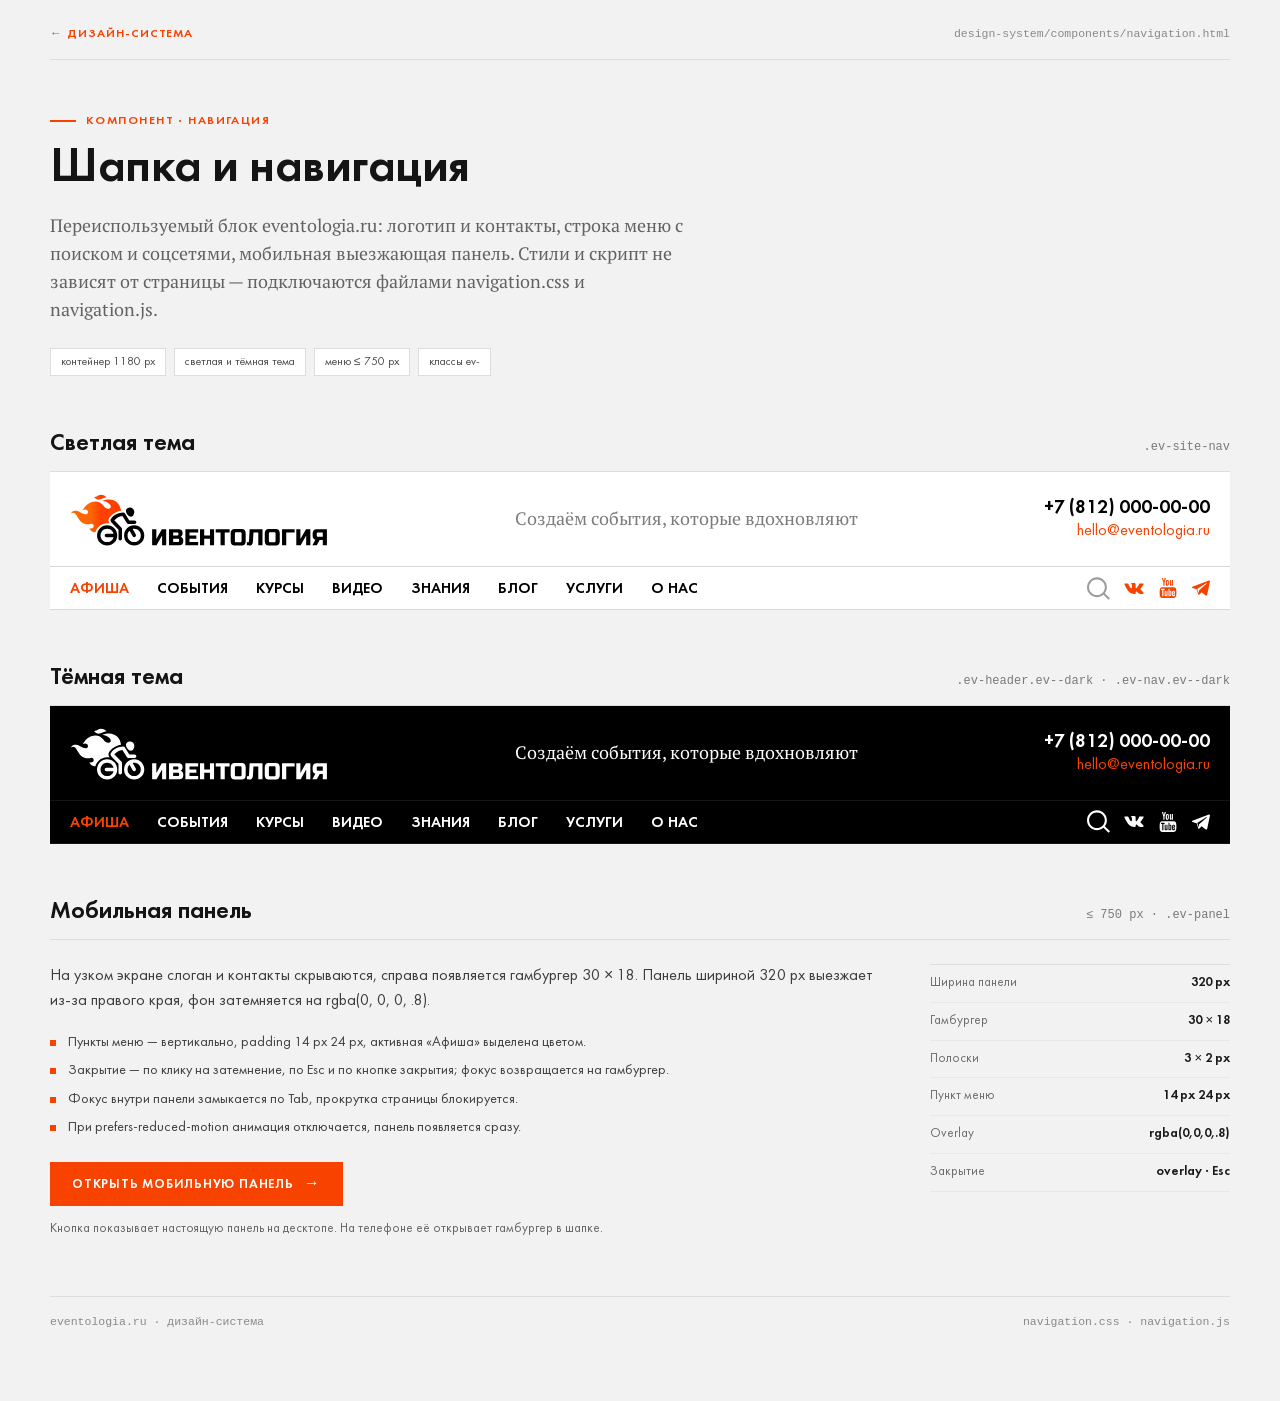
<file: docs/eventologia-ru/components/navigation.html>
<!doctype html>
<html lang="ru">
<head>
  <meta charset="utf-8">
  <meta name="viewport" content="width=device-width, initial-scale=1">
  <title>Шапка и навигация — eventologia.ru</title>
  <link rel="icon" href="data:image/svg+xml,%3Csvg xmlns='http://www.w3.org/2000/svg' viewBox='0 0 32 32'%3E%3Crect width='32' height='32' fill='%23F74200'/%3E%3C/svg%3E">
  <link rel="stylesheet" href="navigation.css">
  <style>
    /* ===== Только оформление демо-страницы, не часть компонента ===== */
    :root {
      --demo-ink: #141414;
      --demo-muted: #626262;
      --demo-line: #dddddd;
      --demo-line-soft: #e8e8e8;
      --demo-accent: #f74200;
      --demo-mono: ui-monospace, "SFMono-Regular", "SF Mono", Menlo, Consolas, monospace;
    }
    * { box-sizing: border-box; }
    body {
      margin: 0;
      background: #f2f2f2;
      color: var(--demo-ink);
      font-family: "FuturaBookC", "Futura", Arial, sans-serif;
      -webkit-font-smoothing: antialiased;
    }
    .demo {
      width: 100%;
      max-width: 1220px;
      margin: 0 auto;
      padding: 26px 20px 72px;
    }
    .demo__top {
      display: flex;
      align-items: center;
      justify-content: space-between;
      gap: 16px;
      padding-bottom: 18px;
      border-bottom: 1px solid var(--demo-line);
      font-size: 12px;
      letter-spacing: 0.08em;
      text-transform: uppercase;
    }
    .demo__back {
      color: var(--demo-accent);
      text-decoration: none;
      font-family: "FuturaDemiC", Arial, sans-serif;
    }
    .demo__back:hover { text-decoration: underline; text-underline-offset: 3px; }
    .demo__path {
      font-family: var(--demo-mono);
      font-size: 11.5px;
      letter-spacing: 0;
      text-transform: none;
      color: #8a8a8a;
      overflow-wrap: anywhere;
    }
    .demo__hero {
      max-width: 780px;
      padding: 54px 0 0;
    }
    .demo__eyebrow {
      display: flex;
      align-items: center;
      gap: 10px;
      margin: 0 0 16px;
      font-family: "FuturaDemiC", Arial, sans-serif;
      font-size: 12px;
      letter-spacing: 0.12em;
      text-transform: uppercase;
      color: var(--demo-accent);
    }
    .demo__eyebrow::before {
      content: "";
      width: 26px;
      height: 2px;
      background: currentColor;
    }
    .demo h1 {
      margin: 0 0 18px;
      font-family: "FuturaDemiC", Arial, sans-serif;
      font-size: 48px;
      font-weight: 700;
      line-height: 1.05;
      letter-spacing: -0.01em;
    }
    .demo__lead {
      margin: 0;
      max-width: 640px;
      font-family: "PTSerif", Georgia, serif;
      font-size: 18px;
      line-height: 1.55;
      color: var(--demo-muted);
    }
    .demo__meta {
      display: flex;
      flex-wrap: wrap;
      gap: 8px;
      margin: 24px 0 0;
      padding: 0;
      list-style: none;
    }
    .demo__meta li {
      padding: 6px 10px;
      background: #fff;
      border: 1px solid var(--demo-line);
      font-size: 12px;
      line-height: 1.2;
      color: #4a4a4a;
    }
    .demo__section { margin-top: 54px; }
    .demo__section-head {
      display: flex;
      flex-wrap: wrap;
      align-items: baseline;
      justify-content: space-between;
      gap: 8px 24px;
      padding-bottom: 12px;
      border-bottom: 1px solid var(--demo-line);
    }
    .demo h2 {
      margin: 0;
      font-family: "FuturaDemiC", Arial, sans-serif;
      font-size: 24px;
      font-weight: 700;
      line-height: 1.2;
    }
    .demo__code {
      font-family: var(--demo-mono);
      font-size: 12px;
      color: #7a7a7a;
      overflow-wrap: anywhere;
    }
    .demo__frame {
      background: #fff;
      border: 0;
      box-shadow: inset 1px 0 0 var(--demo-line),
        inset -1px 0 0 var(--demo-line),
        inset 0 -1px 0 var(--demo-line);
    }
    .demo__frame--dark {
      background: #000;
      box-shadow: inset 1px 0 0 #151515,
        inset -1px 0 0 #151515,
        inset 0 -1px 0 #151515;
    }
    .demo__mobile {
      display: grid;
      grid-template-columns: minmax(0, 1fr) 300px;
      gap: 40px;
      padding-top: 24px;
    }
    .demo__mobile p {
      margin: 0 0 14px;
      font-size: 16px;
      line-height: 1.6;
      color: #3d3d3d;
    }
    .demo__list {
      margin: 18px 0 0;
      padding: 0;
      list-style: none;
      display: grid;
      gap: 8px;
    }
    .demo__list li {
      position: relative;
      padding-left: 18px;
      font-size: 14px;
      line-height: 1.45;
      color: #3d3d3d;
    }
    .demo__list li::before {
      content: "";
      position: absolute;
      top: 7px;
      left: 0;
      width: 6px;
      height: 6px;
      background: var(--demo-accent);
    }
    .demo__button {
      display: inline-flex;
      align-items: center;
      gap: 10px;
      margin-top: 24px;
      padding: 14px 22px;
      border: 0;
      background: var(--demo-accent);
      color: #fff;
      font-family: "FuturaDemiC", Arial, sans-serif;
      font-size: 13px;
      line-height: 1;
      letter-spacing: 0.06em;
      text-transform: uppercase;
      cursor: pointer;
      transition: background-color 0.2s ease;
    }
    .demo__button:hover { background: #d93a00; }
    .demo__button:focus-visible {
      outline: 2px solid var(--demo-accent);
      outline-offset: 3px;
    }
    .demo__button span { font-size: 16px; line-height: 1; }
    .demo__note {
      margin: 14px 0 0 !important;
      font-size: 13px !important;
      line-height: 1.5 !important;
      color: #666666 !important;
    }
    .demo__spec {
      margin: 0;
      align-self: start;
      border-top: 1px solid var(--demo-line);
    }
    .demo__spec > div {
      display: flex;
      align-items: baseline;
      justify-content: space-between;
      gap: 16px;
      padding: 10px 0;
      border-bottom: 1px solid var(--demo-line-soft);
      font-size: 13px;
      line-height: 1.3;
    }
    .demo__spec dt { color: #6d6d6d; }
    .demo__spec dd {
      margin: 0;
      font-family: "FuturaDemiC", Arial, sans-serif;
      text-align: right;
      color: #1a1a1a;
    }
    .demo__footer {
      display: flex;
      flex-wrap: wrap;
      justify-content: space-between;
      gap: 8px 24px;
      margin-top: 56px;
      padding-top: 18px;
      border-top: 1px solid var(--demo-line);
      font-family: var(--demo-mono);
      font-size: 11.5px;
      color: #8a8a8a;
    }
    @media (max-width: 900px) {
      .demo__mobile { grid-template-columns: 1fr; gap: 28px; }
      .demo__spec { max-width: 420px; }
    }
    @media (max-width: 640px) {
      .demo { padding: 20px 16px 56px; }
      .demo__path { display: none; }
      .demo__hero { padding-top: 40px; }
      .demo h1 { font-size: 34px; }
      .demo__lead { font-size: 17px; }
      .demo__section { margin-top: 42px; }
      .demo__footer { font-size: 11px; }
    }
    @media (prefers-reduced-motion: reduce) {
      .demo__button { transition: none; }
    }
  </style>
</head>
<body>
  <div class="demo">
    <div class="demo__top">
      <a class="demo__back" href="../index.html">← Дизайн-система</a>
      <span class="demo__path">design-system/components/navigation.html</span>
    </div>

    <header class="demo__hero">
      <p class="demo__eyebrow">Компонент · навигация</p>
      <h1>Шапка и навигация</h1>
      <p class="demo__lead">Переиспользуемый блок eventologia.ru: логотип и контакты, строка меню с поиском и соцсетями, мобильная выезжающая панель. Стили и скрипт не зависят от страницы — подключаются файлами navigation.css и navigation.js.</p>
      <ul class="demo__meta">
        <li>контейнер 1180 px</li>
        <li>светлая и тёмная тема</li>
        <li>меню ≤ 750 px</li>
        <li>классы ev-</li>
      </ul>
    </header>

    <!-- ================= Светлая тема ================= -->
    <section class="demo__section" id="light" aria-labelledby="light-title">
      <div class="demo__section-head">
        <h2 id="light-title">Светлая тема</h2>
        <span class="demo__code">.ev-site-nav</span>
      </div>
      <div class="demo__frame">
        <div class="ev-site-nav" data-ev-nav>
          <header class="ev-header">
            <div class="ev-header__inner ev-container">
              <a class="ev-header__brand" href="https://eventologia.ru/" aria-label="Eventologia — на главную">
                <img class="ev-header__logo" src="../assets/logos/logo.svg" alt="Eventologia" width="259" height="54">
              </a>
              <p class="ev-header__slogan">Создаём события, которые вдохновляют</p>
              <div class="ev-header__contacts">
                <a class="ev-header__phone" href="tel:+78120000000">+7 (812) 000-00-00</a>
                <a class="ev-header__mail" href="mailto:hello@eventologia.ru">hello@eventologia.ru</a>
              </div>
              <button class="ev-burger" type="button" data-ev-nav-toggle aria-expanded="false" aria-controls="ev-nav-panel-1" aria-label="Открыть меню">
                <span class="ev-burger__line" aria-hidden="true"></span>
                <span class="ev-burger__line" aria-hidden="true"></span>
                <span class="ev-burger__line" aria-hidden="true"></span>
              </button>
            </div>
          </header>

          <nav class="ev-nav" aria-label="Главное меню">
            <div class="ev-nav__inner ev-container">
              <ul class="ev-nav__list">
                <li><a href="#afisha" aria-current="page">Афиша</a></li>
                <li><a href="#events">События</a></li>
                <li><a href="#courses">Курсы</a></li>
                <li><a href="#video">Видео</a></li>
                <li><a href="#knowledge">Знания</a></li>
                <li><a href="#blog">Блог</a></li>
                <li><a href="#services">Услуги</a></li>
                <li><a href="#about">О нас</a></li>
              </ul>
              <div class="ev-nav__tools">
                <button class="ev-nav__search" type="button" aria-label="Поиск по сайту">
                  <img src="../assets/icons/Search_Icon.svg" alt="" aria-hidden="true" width="23" height="23">
                </button>
                <ul class="ev-socials">
                  <li><a href="https://vk.com/eventologia" aria-label="ВКонтакте"><img src="../assets/icons/Vk_Icon.svg" alt="" aria-hidden="true" width="20" height="11"></a></li>
                  <li><a href="https://www.youtube.com/@eventologia" aria-label="YouTube"><img src="../assets/icons/fb_yt.svg" alt="" aria-hidden="true" width="20" height="20"></a></li>
                  <li><a href="https://t.me/eventologia" aria-label="Telegram"><img src="../assets/icons/Tlg_Icon.svg" alt="" aria-hidden="true" width="18" height="16"></a></li>
                </ul>
              </div>
            </div>

            <div class="ev-nav__overlay" data-ev-nav-overlay aria-hidden="true"></div>

            <div class="ev-panel" id="ev-nav-panel-1" data-ev-nav-panel>
              <div class="ev-panel__head">
                <img class="ev-panel__logo" src="../assets/logos/logo.svg" alt="Eventologia" width="173" height="36">
                <button class="ev-panel__close" type="button" data-ev-nav-close aria-label="Закрыть меню">
                  <svg viewBox="0 0 18 18" aria-hidden="true" focusable="false">
                    <path d="M1 1l16 16M17 1L1 17" fill="none" stroke="currentColor" stroke-width="2"></path>
                  </svg>
                </button>
              </div>
              <ul class="ev-panel__list">
                <li><a href="#afisha" aria-current="page">Афиша</a></li>
                <li><a href="#events">События</a></li>
                <li><a href="#courses">Курсы</a></li>
                <li><a href="#video">Видео</a></li>
                <li><a href="#knowledge">Знания</a></li>
                <li><a href="#blog">Блог</a></li>
                <li><a href="#services">Услуги</a></li>
                <li><a href="#about">О нас</a></li>
              </ul>
              <div class="ev-panel__contacts">
                <a class="ev-panel__phone" href="tel:+78120000000">+7 (812) 000-00-00</a>
                <a class="ev-panel__mail" href="mailto:hello@eventologia.ru">hello@eventologia.ru</a>
                <ul class="ev-socials ev-panel__socials">
                  <li><a href="https://vk.com/eventologia" aria-label="ВКонтакте"><img src="../assets/icons/Vk_Icon.svg" alt="" aria-hidden="true" width="20" height="11"></a></li>
                  <li><a href="https://www.youtube.com/@eventologia" aria-label="YouTube"><img src="../assets/icons/fb_yt.svg" alt="" aria-hidden="true" width="20" height="20"></a></li>
                  <li><a href="https://t.me/eventologia" aria-label="Telegram"><img src="../assets/icons/Tlg_Icon.svg" alt="" aria-hidden="true" width="18" height="16"></a></li>
                </ul>
                <p class="ev-panel__note">Создаём события, которые вдохновляют</p>
              </div>
            </div>
          </nav>
        </div>
      </div>
    </section>

    <!-- ================= Тёмная тема ================= -->
    <section class="demo__section" id="dark" aria-labelledby="dark-title">
      <div class="demo__section-head">
        <h2 id="dark-title">Тёмная тема</h2>
        <span class="demo__code">.ev-header.ev--dark · .ev-nav.ev--dark</span>
      </div>
      <div class="demo__frame demo__frame--dark">
        <div class="ev-site-nav" data-ev-nav>
          <header class="ev-header ev--dark">
            <div class="ev-header__inner ev-container">
              <a class="ev-header__brand" href="https://eventologia.ru/" aria-label="Eventologia — на главную">
                <img class="ev-header__logo" src="../assets/logos/logo.svg" alt="Eventologia" width="259" height="54">
              </a>
              <p class="ev-header__slogan">Создаём события, которые вдохновляют</p>
              <div class="ev-header__contacts">
                <a class="ev-header__phone" href="tel:+78120000000">+7 (812) 000-00-00</a>
                <a class="ev-header__mail" href="mailto:hello@eventologia.ru">hello@eventologia.ru</a>
              </div>
              <button class="ev-burger" type="button" data-ev-nav-toggle aria-expanded="false" aria-controls="ev-nav-panel-2" aria-label="Открыть меню">
                <span class="ev-burger__line" aria-hidden="true"></span>
                <span class="ev-burger__line" aria-hidden="true"></span>
                <span class="ev-burger__line" aria-hidden="true"></span>
              </button>
            </div>
          </header>

          <nav class="ev-nav ev--dark" aria-label="Главное меню">
            <div class="ev-nav__inner ev-container">
              <ul class="ev-nav__list">
                <li><a href="#afisha" aria-current="page">Афиша</a></li>
                <li><a href="#events">События</a></li>
                <li><a href="#courses">Курсы</a></li>
                <li><a href="#video">Видео</a></li>
                <li><a href="#knowledge">Знания</a></li>
                <li><a href="#blog">Блог</a></li>
                <li><a href="#services">Услуги</a></li>
                <li><a href="#about">О нас</a></li>
              </ul>
              <div class="ev-nav__tools">
                <button class="ev-nav__search" type="button" aria-label="Поиск по сайту">
                  <img src="../assets/icons/Search_Icon.svg" alt="" aria-hidden="true" width="23" height="23">
                </button>
                <ul class="ev-socials">
                  <li><a href="https://vk.com/eventologia" aria-label="ВКонтакте"><img src="../assets/icons/Vk_Icon.svg" alt="" aria-hidden="true" width="20" height="11"></a></li>
                  <li><a href="https://www.youtube.com/@eventologia" aria-label="YouTube"><img src="../assets/icons/fb_yt.svg" alt="" aria-hidden="true" width="20" height="20"></a></li>
                  <li><a href="https://t.me/eventologia" aria-label="Telegram"><img src="../assets/icons/Tlg_Icon.svg" alt="" aria-hidden="true" width="18" height="16"></a></li>
                </ul>
              </div>
            </div>

            <div class="ev-nav__overlay" data-ev-nav-overlay aria-hidden="true"></div>

            <div class="ev-panel" id="ev-nav-panel-2" data-ev-nav-panel>
              <div class="ev-panel__head">
                <img class="ev-panel__logo" src="../assets/logos/logo.svg" alt="Eventologia" width="173" height="36">
                <button class="ev-panel__close" type="button" data-ev-nav-close aria-label="Закрыть меню">
                  <svg viewBox="0 0 18 18" aria-hidden="true" focusable="false">
                    <path d="M1 1l16 16M17 1L1 17" fill="none" stroke="currentColor" stroke-width="2"></path>
                  </svg>
                </button>
              </div>
              <ul class="ev-panel__list">
                <li><a href="#afisha" aria-current="page">Афиша</a></li>
                <li><a href="#events">События</a></li>
                <li><a href="#courses">Курсы</a></li>
                <li><a href="#video">Видео</a></li>
                <li><a href="#knowledge">Знания</a></li>
                <li><a href="#blog">Блог</a></li>
                <li><a href="#services">Услуги</a></li>
                <li><a href="#about">О нас</a></li>
              </ul>
              <div class="ev-panel__contacts">
                <a class="ev-panel__phone" href="tel:+78120000000">+7 (812) 000-00-00</a>
                <a class="ev-panel__mail" href="mailto:hello@eventologia.ru">hello@eventologia.ru</a>
                <ul class="ev-socials ev-panel__socials">
                  <li><a href="https://vk.com/eventologia" aria-label="ВКонтакте"><img src="../assets/icons/Vk_Icon.svg" alt="" aria-hidden="true" width="20" height="11"></a></li>
                  <li><a href="https://www.youtube.com/@eventologia" aria-label="YouTube"><img src="../assets/icons/fb_yt.svg" alt="" aria-hidden="true" width="20" height="20"></a></li>
                  <li><a href="https://t.me/eventologia" aria-label="Telegram"><img src="../assets/icons/Tlg_Icon.svg" alt="" aria-hidden="true" width="18" height="16"></a></li>
                </ul>
                <p class="ev-panel__note">Создаём события, которые вдохновляют</p>
              </div>
            </div>
          </nav>
        </div>
      </div>
    </section>

    <!-- ================= Мобильная панель ================= -->
    <section class="demo__section" id="mobile" aria-labelledby="mobile-title">
      <div class="demo__section-head">
        <h2 id="mobile-title">Мобильная панель</h2>
        <span class="demo__code">≤ 750 px · .ev-panel</span>
      </div>
      <div class="demo__mobile">
        <div>
          <p>На узком экране слоган и контакты скрываются, справа появляется гамбургер 30 × 18. Панель шириной 320 px выезжает из-за правого края, фон затемняется на rgba(0, 0, 0, .8).</p>
          <ul class="demo__list">
            <li>Пункты меню — вертикально, padding 14 px 24 px, активная «Афиша» выделена цветом.</li>
            <li>Закрытие — по клику на затемнение, по Esc и по кнопке закрытия; фокус возвращается на гамбургер.</li>
            <li>Фокус внутри панели замыкается по Tab, прокрутка страницы блокируется.</li>
            <li>При prefers-reduced-motion анимация отключается, панель появляется сразу.</li>
          </ul>
          <button class="demo__button" type="button" data-ev-nav-toggle aria-controls="ev-nav-panel-1" aria-expanded="false">
            Открыть мобильную панель <span aria-hidden="true">→</span>
          </button>
          <p class="demo__note">Кнопка показывает настоящую панель на десктопе. На телефоне её открывает гамбургер в шапке.</p>
        </div>
        <dl class="demo__spec">
          <div><dt>Ширина панели</dt><dd>320 px</dd></div>
          <div><dt>Гамбургер</dt><dd>30 × 18</dd></div>
          <div><dt>Полоски</dt><dd>3 × 2 px</dd></div>
          <div><dt>Пункт меню</dt><dd>14 px 24 px</dd></div>
          <div><dt>Overlay</dt><dd>rgba(0,0,0,.8)</dd></div>
          <div><dt>Закрытие</dt><dd>overlay · Esc</dd></div>
        </dl>
      </div>
    </section>

    <footer class="demo__footer">
      <span>eventologia.ru · дизайн-система</span>
      <span>navigation.css · navigation.js</span>
    </footer>
  </div>

  <script src="navigation.js"></script>
</body>
</html>
</file>
<file: docs/demo/curveflow-carousel.css>
/* CurveFlowCarousel — базовые стили компонента. */

/* Хост: сцена карусели. Размер задаёт пользователь (демо — 100vh). */
.cfc-host {
  position: relative;
  width: 100%;
  height: 100%;
  overflow: hidden;
  background: #ececec;
  -webkit-tap-highlight-color: transparent;
}

/* WebGL-канвас */
.cfc-canvas {
  position: absolute;
  inset: 0;
  display: block;
  width: 100%;
  height: 100%;
  cursor: grab;
  touch-action: pan-y;
  user-select: none;
  -webkit-user-select: none;
  -webkit-tap-highlight-color: transparent;
  outline: none;
  /* намеренно без will-change: слой не нужен */
}

.cfc-canvas:active {
  cursor: grabbing;
}

.cfc-canvas:focus-visible {
  outline: 2px solid currentColor;
  outline-offset: -4px;
  border-radius: 2px;
}

/* Скрытый текст для скринридеров */
.cfc-sr {
  position: absolute !important;
  width: 1px !important;
  height: 1px !important;
  margin: -1px !important;
  padding: 0 !important;
  overflow: hidden !important;
  clip: rect(0 0 0 0) !important;
  clip-path: inset(50%) !important;
  white-space: nowrap !important;
  border: 0 !important;
}

.cfc-list {
  list-style: none;
}

.cfc-live {
  pointer-events: none;
}

/* Невидимый контейнер для <video>: метаданные грузятся надёжнее, чем у detached-элемента. */
.cfc-media-sink {
  position: absolute;
  top: 0;
  left: 0;
  width: 1px;
  height: 1px;
  overflow: hidden;
  opacity: 0;
  pointer-events: none;
  clip-path: inset(50%);
}

/* ------------------------------------------------------------------ */
/* Fallback без WebGL: горизонтальная flex-лента со scroll-snap        */
/* ------------------------------------------------------------------ */

.cfc-fallback {
  --cfc-card-h: 360px;
  --cfc-card-w: 450px;
  --cfc-gap: 18px;
  --cfc-corner: 0px;
  --cfc-shift: 0px;

  position: absolute;
  inset: 0;
  display: flex;
  align-items: center;
  gap: var(--cfc-gap);
  box-sizing: border-box;
  width: 100%;
  height: 100%;
  padding-inline: calc(50% - var(--cfc-card-w) / 2);
  overflow-x: auto;
  overflow-y: hidden;
  overscroll-behavior-x: contain;
  scroll-snap-type: x mandatory;
  scrollbar-width: none;
  -webkit-overflow-scrolling: touch;
  touch-action: pan-x pan-y;
  outline: none;
  background: transparent;
}

.cfc-fallback::-webkit-scrollbar {
  display: none;
}

.cfc-fallback:focus-visible {
  outline: 2px solid currentColor;
  outline-offset: -4px;
}

.cfc-card {
  position: relative;
  flex: 0 0 auto;
  box-sizing: border-box;
  width: var(--cfc-card-w);
  height: var(--cfc-card-h);
  overflow: hidden;
  border-radius: var(--cfc-corner);
  background: rgba(128, 128, 128, 0.22);
  scroll-snap-align: center;
  transform: translateY(var(--cfc-shift));
  outline: none;
}

/* Двухцветное кольцо: белая линия на чёрной подложке остаётся видимой
   и на светлом, и на тёмном фото (контраст пары #fff/#000 — 21:1). */
.cfc-card:focus-visible {
  outline: 2px solid #fff;
  outline-offset: -3px;
  box-shadow: inset 0 0 0 4px #000;
}

.cfc-card__media {
  display: block;
  width: 100%;
  height: 100%;
  object-fit: cover;
  user-select: none;
  -webkit-user-drag: none;
}

.cfc-card__video {
  cursor: pointer;
  background: #111;
}

.cfc-card__video:focus-visible {
  outline: 2px solid #fff;
  outline-offset: -4px;
}

/* Плашка play появляется, когда видео на паузе. */
.cfc-card__play {
  position: absolute;
  inset: 0;
  display: grid;
  place-items: center;
  pointer-events: none;
  opacity: 1;
  background: linear-gradient(180deg, rgba(0, 0, 0, 0.06), rgba(0, 0, 0, 0.18));
  transition: opacity 180ms ease;
}

.cfc-card__play::before {
  content: "";
  width: 0;
  height: 0;
  border-top: 11px solid transparent;
  border-bottom: 11px solid transparent;
  border-left: 18px solid rgba(255, 255, 255, 0.92);
  filter: drop-shadow(0 1px 6px rgba(0, 0, 0, 0.45));
}

.cfc-card.is-playing .cfc-card__play {
  opacity: 0;
}

@media (prefers-reduced-motion: reduce) {
  .cfc-fallback {
    scroll-behavior: auto;
  }

  .cfc-card__play {
    transition: none;
  }
}
</file>
<file: docs/event-manager1/tokens/tokens.css>
/* ============================================================
   Event-профи (event-manager1.eventologia.ru) — design tokens
   Собрано по архивной копии страницы (Wayback, 10/07/2026)
   ============================================================ */

:root {
  /* ---------- Brand ---------- */
  --em-orange: #ff5900;            /* основной акцент: ссылки, суммы, точки списков */
  --em-orange-hover: #ff5f01;      /* ховер ссылок, соцсети, выделение текста */
  --em-orange-deep: #ff0e00;       /* правый стоп градиента */
  --em-orange-light: #ff7900;      /* левый стоп градиента */
  --em-orange-mid: #ff8400;        /* FAQ active, левый стоп */
  --em-orange-mid2: #ff6400;       /* FAQ active, средний стоп */
  --em-orange-link: #ff6800;       /* ссылки в текстовых страницах */
  --em-gradient: linear-gradient(90deg, #ff7900 0%, #ff0e00 100%);
  --em-gradient-faq: linear-gradient(90deg, #ff8400 0%, #ff6400 50%, #ff0e00 100%);
  --em-gradient-text: linear-gradient(180deg, #ff7900 0%, #ff0e00 100%);

  /* ---------- Neutrals ---------- */
  --em-black: #000000;             /* чистый чёрный: текст, тёмные кнопки, overlay */
  --em-ink: #0d0d0d;               /* тёмные секции, футер, header при скролле */
  --em-white: #ffffff;
  --em-body: #3d3d54;              /* основной текст на белом (не чёрный) */
  --em-gray: #646464;              /* копирайт */
  --em-gray-2: #808080;            /* описания-подписи */
  --em-gray-3: #969696;            /* плейсхолдеры, разделители полей на светлом */
  --em-line: #d0d0d0;              /* линии FAQ */
  --em-line-2: #bdbdbd;            /* иконки +/− */
  --em-line-3: #afafaf;            /* подчёркивание ссылок */
  --em-bg-light: #f2f5fd;          /* светло-голубые секции */
  --em-bg-strip: #6b7275;          /* серо-зелёная полоса преимуществ */
  --em-blue: #0099ff;              /* карточка «65 000 ₽» */
  --em-blue-notch: #c9d7ff;        /* срезанный угол карточки */
  --em-hh: #e60000;                /* логотип hh.ru */
  --em-error: #ff0000;             /* границы полей с ошибкой */
  --em-overlay: rgba(0, 0, 0, 0.75);
  --em-focus: #0099ff;             /* рекомендуемый цвет focus-visible */

  /* ---------- Typography ---------- */
  --em-font: 'Montserrat', 'Tahoma', 'Arial', sans-serif;
  --em-weight-light: 300;
  --em-weight-regular: 400;
  --em-weight-semibold: 600;
  --em-weight-bold: 700;
  --em-weight-black: 800;

  --em-fs-body: 15px;
  --em-fs-small: 13px;
  --em-fs-caption: 14px;
  --em-fs-ui: 16px;
  --em-fs-lead: 18px;
  --em-fs-lead-lg: 20px;
  --em-fs-card-title: 20px;
  --em-fs-h4: 24px;
  --em-fs-h3: 26px;
  --em-fs-h2: 40px;
  --em-fs-h2-lg: 50px;
  --em-fs-h1: 45px;
  --em-fs-stat: 48px;
  --em-fs-price: 34px;

  --em-lh-tight: 1;
  --em-lh-heading: 1.1;
  --em-lh-snug: 1.3;
  --em-lh-body: 1.5;
  --em-lh-relaxed: 1.65;

  /* ---------- Layout ---------- */
  --em-container-header: 1200px;
  --em-container-wide: 1140px;
  --em-container: 1080px;
  --em-container-narrow: 970px;
  --em-container-price: 1070px;
  --em-container-author: 1300px;
  --em-header-height: 116px;
  --em-section-y: 90px;            /* базовый вертикальный ритм секций 90–100px */
  --em-section-y-lg: 100px;

  /* ---------- Spacing ---------- */
  --em-space-1: 2px;
  --em-space-2: 5px;
  --em-space-3: 10px;
  --em-space-4: 15px;
  --em-space-5: 20px;
  --em-space-6: 25px;
  --em-space-7: 30px;
  --em-space-8: 35px;
  --em-space-9: 40px;
  --em-space-10: 50px;
  --em-space-11: 60px;
  --em-space-12: 70px;
  --em-space-13: 90px;
  --em-space-14: 100px;

  /* ---------- Shape ---------- */
  --em-radius-none: 0px;           /* кнопки, карточки, бейджи — прямые углы */
  --em-radius-pill: 60px;          /* редкий вариант кнопки */
  --em-radius-circle: 50%;         /* аватары, фото экспертов */

  /* ---------- Borders ---------- */
  --em-border-thin: 1px solid var(--em-line);
  --em-border-light: 1px solid var(--em-white);
  --em-border-dark: 3px solid var(--em-black);
  --em-border-card: 4px solid var(--em-white);
  --em-border-head: 5px solid var(--em-white);

  /* ---------- Elevation ---------- */
  --em-shadow-photo: 5px 4px 18px 1px rgba(0, 0, 0, 0.25); /* только сертификат */
  --em-shadow-popup: 0 0 60px 1px rgba(0, 0, 0, 0.3);

  /* ---------- Motion ---------- */
  --em-transition: 0.2s ease;

  /* ---------- Breakpoints (справочно, для media queries) ----------
     1400px — планшеты-ландшафт / узкие десктопы
     1270px — ноутбуки
     1100px — планшеты
     1000px — маленькие планшеты
     750px  — мобильные (контент 360px)
  ------------------------------------------------------------ */
}
</file>
<file: docs/event-manager1/assets/fonts/montserrat.css>
/* cyrillic-ext */
@font-face {
  font-family: 'Montserrat';
  font-style: normal;
  font-weight: 300 800;
  font-display: swap;
  src: url('JTUSjIg1_i6t8kCHKm459WRhyyTh89ZNpQ.woff2') format('woff2');
  unicode-range: U+0460-052F, U+1C80-1C8A, U+20B4, U+2DE0-2DFF, U+A640-A69F, U+FE2E-FE2F;
}

/* cyrillic */
@font-face {
  font-family: 'Montserrat';
  font-style: normal;
  font-weight: 300 800;
  font-display: swap;
  src: url('JTUSjIg1_i6t8kCHKm459W1hyyTh89ZNpQ.woff2') format('woff2');
  unicode-range: U+0301, U+0400-045F, U+0490-0491, U+04B0-04B1, U+2116;
}

/* vietnamese */
@font-face {
  font-family: 'Montserrat';
  font-style: normal;
  font-weight: 300 800;
  font-display: swap;
  src: url('JTUSjIg1_i6t8kCHKm459WZhyyTh89ZNpQ.woff2') format('woff2');
  unicode-range: U+0102-0103, U+0110-0111, U+0128-0129, U+0168-0169, U+01A0-01A1, U+01AF-01B0, U+0300-0301, U+0303-0304, U+0308-0309, U+0323, U+0329, U+1EA0-1EF9, U+20AB;
}

/* latin-ext */
@font-face {
  font-family: 'Montserrat';
  font-style: normal;
  font-weight: 300 800;
  font-display: swap;
  src: url('JTUSjIg1_i6t8kCHKm459WdhyyTh89ZNpQ.woff2') format('woff2');
  unicode-range: U+0100-02BA, U+02BD-02C5, U+02C7-02CC, U+02CE-02D7, U+02DD-02FF, U+0304, U+0308, U+0329, U+1D00-1DBF, U+1E00-1E9F, U+1EF2-1EFF, U+2020, U+20A0-20AB, U+20AD-20C4, U+2113, U+2C60-2C7F, U+A720-A7FF;
}

/* latin */
@font-face {
  font-family: 'Montserrat';
  font-style: normal;
  font-weight: 300 800;
  font-display: swap;
  src: url('JTUSjIg1_i6t8kCHKm459WlhyyTh89Y.woff2') format('woff2');
  unicode-range: U+0000-00FF, U+0131, U+0152-0153, U+02BB-02BC, U+02C6, U+02DA, U+02DC, U+0304, U+0308, U+0329, U+2000-206F, U+20AC, U+2122, U+2191, U+2193, U+2212, U+2215, U+FEFF, U+FFFD;
}
</file>
<file: docs/assets/dsbar.css>
/* ============================================================
   dsbar.css — верхняя навигационная полоса каталога дизайн-систем.
   Одна и та же разметка и геометрия на всех страницах каталога:
   ссылка «Все дизайн-системы» слева, адрес каталога справа.
   Цвета задаются переменными, тёмные страницы переопределяют их.
   ============================================================ */

@font-face {
  font-family: "DSBarDemi";
  src: url("../eventologia-ru/assets/fonts/FuturaDemiC.woff") format("woff");
  font-weight: 700;
  font-style: normal;
  font-display: swap;
}

.dsbar {
  --dsbar-bg: #ffffff;
  --dsbar-line: #d9d9d9;
  --dsbar-ink: #1a1a1a;
  --dsbar-muted: #6b6b6b;
  --dsbar-accent: #c03400;

  position: relative;
  z-index: 80;
  background: var(--dsbar-bg);
  border-bottom: 1px solid var(--dsbar-line);
  color: var(--dsbar-ink);
  font-family: "DSBarDemi", "Futura", -apple-system, BlinkMacSystemFont, "Segoe UI", Roboto, sans-serif;
  font-size: 11.5px;
  letter-spacing: 0.1em;
  text-transform: uppercase;
  -webkit-font-smoothing: antialiased;
}

.dsbar__in {
  display: flex;
  align-items: center;
  gap: 14px;
  max-width: 1180px;
  min-height: 44px;
  margin: 0 auto;
  padding: 0 20px;
}

.dsbar__back {
  display: inline-flex;
  align-items: center;
  gap: 7px;
  color: var(--dsbar-accent);
  text-decoration: none;
}

.dsbar__back:hover {
  text-decoration: underline;
  text-underline-offset: 3px;
}

.dsbar__back span[aria-hidden="true"] {
  font-size: 14px;
  line-height: 1;
}

.dsbar__meta {
  margin-left: auto;
  font-family: ui-monospace, SFMono-Regular, Menlo, monospace;
  font-size: 10.5px;
  letter-spacing: 0.02em;
  text-transform: none;
  color: var(--dsbar-muted);
  white-space: nowrap;
}

.dsbar a:focus-visible,
.dsbar__back:focus-visible {
  outline: 2px solid var(--dsbar-accent);
  outline-offset: 3px;
}

@media (max-width: 600px) {
  .dsbar__in {
    min-height: 40px;
    padding: 0 14px;
  }
  .dsbar__meta {
    display: none;
  }
}
</file>
<file: docs/eventologia-ru/design-tokens.css>
/* Дизайн-токены eventologia.ru
   Источник: локальный бэкап WordPress-темы smm
   Дата: 10/11/2026 */

:root {
  /* Цвета */
  --color-primary: #F74200;
  --color-primary-alt: #FF6600;
  --color-primary-border: #FF4400;
  --color-primary-soft: #FF7330;
  --color-popup-accent: #EC462E;
  --color-cookie-accent: #F01A24;
  --color-info: #4285F4;
  --color-link-blue: #2356FF;

  --color-bg: #F2F2F2;
  --color-surface: #FFFFFF;
  --color-surface-muted: #EFEFEF;
  --color-footer: #ECECEC;
  --color-subscribe: #6B7275;
  --color-button-secondary: #E5E5E5;
  --color-filter-active: #E2E2E2;
  --color-tag-bg: #EEEFF0;

  --color-text: #000000;
  --color-text-body: #212121;
  --color-text-muted: #7B7B7B;
  --color-text-footer: #3D3D3D;
  --color-text-date: #99A0A4;
  --color-text-hint: #606060;
  --color-text-disclaimer: #727272;
  --color-text-popup-muted: #AEAEAE;
  --color-icon-muted: #9D9E9E;

  --color-border: #BFBFBF;
  --color-border-banner: #B9B9B9;
  --color-border-nav: #D9D9D9;
  --color-border-light: #EAEAEA;
  --color-border-popup: #D0D0D0;
  --color-border-course: #D5D5D5;
  --color-border-dark: #151515;

  /* Шрифты */
  --font-display: "FuturaDemiC", "Futura", Arial, sans-serif;
  --font-medium: "FuturaMediumC", "Futura", Arial, sans-serif;
  --font-book: "FuturaBookC", "Futura", Arial, sans-serif;
  --font-light: "FuturaLightC", "Futura", Arial, sans-serif;
  --font-body: "OpenSansRegular", "Open Sans", Arial, sans-serif;
  --font-body-bold: "OpenSansBold", "Open Sans", Arial, sans-serif;
  --font-serif: "PTSerif", Georgia, serif;

  /* Размеры текста */
  --text-h1: 55px;
  --text-title: 50px;
  --text-h1-content: 36px;
  --text-h2: 30px;
  --text-h3: 26px;
  --text-h4: 30px;
  --text-h5: 28px;
  --text-h6: 22px;
  --text-card: 24px;
  --text-card-sm: 18px;
  --text-lead: 20px;
  --text-body: 16px;
  --text-base: 14px;
  --text-small: 13px;
  --text-button: 18px;

  --leading-tight: 1.1;
  --leading-snug: 1.2;
  --leading-normal: 1.4;
  --leading-relaxed: 1.8;

  /* Радиусы */
  --radius-xs: 2px;
  --radius-sm: 3px;
  --radius-chip: 4px;
  --radius-md: 5px;
  --radius-btn: 6px;
  --radius-lg: 10px;
  --radius-xl: 20px;
  --radius-pill: 100px;
  --radius-circle: 50%;

  /* Отступы */
  --space-xs: 5px;
  --space-sm: 10px;
  --space-md: 15px;
  --space-lg: 20px;
  --space-xl: 30px;
  --space-2xl: 40px;
  --space-3xl: 60px;
  --space-section: 80px;

  /* Сетка */
  --container: 1180px;
  --container-narrow: 1140px;
  --container-pad: 20px;
  --card-ratio: 56%;
  --course-card-ratio: 64.32%;
  --footer-height: 140px;

  /* Тени */
  --shadow-dropdown: 0 2px 16px 0 rgba(0,0,0,.37);
  --shadow-popup: 0 20px 70px 3px rgba(41,41,41,.1);
  --shadow-photo-caption: 0 -15px 20px 10px rgba(0,0,0,.7);
  --shadow-cookie: 0 0 20px 1px rgba(0,0,0,.1);
  --overlay: rgba(0,0,0,.8);
  --overlay-popup: rgba(0,0,0,.68);

  /* Анимации */
  --transition-fast: .2s;
  --transition-base: .3s;
  --transition-slow: .6s;
}
</file>
<file: docs/eventologia-ru/guide.css>
/* =========================================================
   eventologia.ru — визуальный гайд дизайн-системы
   guide.css · только локальные правила страницы гайда
   Токены: ../design-tokens.css
   ========================================================= */

/* ---------- Шрифты ---------- */
@font-face {
  font-family: "FuturaDemiC";
  src: url("assets/fonts/FuturaDemiC.woff") format("woff");
  font-weight: 700;
  font-style: normal;
  font-display: swap;
}
@font-face {
  font-family: "FuturaMediumC";
  src: url("assets/fonts/FuturaMediumC.woff") format("woff");
  font-weight: 500;
  font-style: normal;
  font-display: swap;
}
@font-face {
  font-family: "FuturaBookC";
  src: url("assets/fonts/FuturaBookC.woff") format("woff");
  font-weight: 400;
  font-style: normal;
  font-display: swap;
}
@font-face {
  font-family: "FuturaLightC";
  src: url("assets/fonts/FuturaLightC.woff") format("woff");
  font-weight: 300;
  font-style: normal;
  font-display: swap;
}
@font-face {
  font-family: "OpenSansRegular";
  src: url("assets/fonts/OpenSansRegular.woff") format("woff");
  font-weight: 400;
  font-style: normal;
  font-display: swap;
}
@font-face {
  font-family: "OpenSansBold";
  src: url("assets/fonts/OpenSansBold.woff") format("woff");
  font-weight: 700;
  font-style: normal;
  font-display: swap;
}
@font-face {
  font-family: "PTSerif";
  src: url("assets/fonts/PTSerif.woff") format("woff");
  font-weight: 400;
  font-style: normal;
  font-display: swap;
}

/* ---------- Локальные переменные гайда ---------- */
:root {
  --topbar-h: 64px;
  --sidebar-w: 264px;
  --content-pad: 56px;
  --guide-h2: 44px;
  --guide-ink: #1a1a1a;
  --guide-card-border: #e4e4e4;
  --guide-tint: #fff4f0;
  --guide-mono: ui-monospace, "SFMono-Regular", "SF Mono", Menlo, Consolas, monospace;
  --guide-radius: 6px;
  --guide-gap: 22px;
}

/* ---------- База ---------- */
*,
*::before,
*::after {
  box-sizing: border-box;
}

html {
  scroll-behavior: smooth;
}

body {
  margin: 0;
  background: var(--color-bg);
  color: var(--guide-ink);
  font-family: var(--font-body);
  font-size: 16px;
  line-height: 1.6;
  -webkit-font-smoothing: antialiased;
  text-rendering: optimizeLegibility;
}

img {
  max-width: 100%;
  display: block;
}

button {
  font: inherit;
  color: inherit;
}

a {
  color: var(--color-primary);
  text-decoration-thickness: 1px;
  text-underline-offset: 3px;
}

:focus-visible {
  outline: 2px solid var(--color-primary);
  outline-offset: 2px;
}

::selection {
  background: var(--color-primary);
  color: #fff;
}

/* ---------- Служебное ---------- */
.skip-link {
  position: fixed;
  left: 16px;
  top: -80px;
  z-index: 1000;
  padding: 12px 18px;
  background: var(--color-surface);
  color: var(--color-text);
  border: 1px solid var(--color-border-nav);
  border-radius: var(--radius-btn);
  font-family: var(--font-display);
  font-size: 14px;
  text-decoration: none;
  transition: top var(--transition-fast);
}

.skip-link:focus {
  top: 12px;
}

.visually-hidden {
  position: absolute !important;
  width: 1px;
  height: 1px;
  margin: -1px;
  padding: 0;
  overflow: hidden;
  clip: rect(0 0 0 0);
  white-space: nowrap;
  border: 0;
}

/* =========================================================
   TOPBAR
   ========================================================= */
.topbar {
  position: sticky;
  top: 0;
  z-index: 120;
  height: var(--topbar-h);
  display: flex;
  align-items: center;
  gap: 18px;
  padding: 0 26px;
  background: var(--color-surface);
  border-bottom: 1px solid var(--color-border-nav);
}

.topbar__brand {
  display: flex;
  align-items: center;
  gap: 18px;
  text-decoration: none;
  color: inherit;
  flex-shrink: 0;
}

.topbar__logo {
  height: 30px;
  width: auto;
}

.topbar__divider {
  width: 1px;
  height: 24px;
  background: var(--color-border-nav);
}

.topbar__label {
  font-family: var(--font-medium);
  font-size: 14px;
  letter-spacing: 0.1em;
  text-transform: uppercase;
  color: var(--color-text-footer);
  white-space: nowrap;
}

.topbar__right {
  margin-left: auto;
  display: flex;
  align-items: center;
  gap: 16px;
}

.topbar__domain {
  font-family: var(--font-book);
  font-size: 15px;
  color: var(--color-text-muted);
  text-decoration: none;
}

.topbar__domain:hover {
  color: var(--color-primary);
}

.badge-version {
  display: inline-flex;
  align-items: center;
  gap: 8px;
  padding: 5px 11px;
  border: 1px solid var(--color-border-nav);
  border-radius: var(--radius-pill);
  font-family: var(--guide-mono);
  font-size: 11px;
  letter-spacing: 0.02em;
  color: var(--color-text-footer);
  background: var(--color-bg);
  white-space: nowrap;
}

.badge-version::before {
  content: "";
  width: 6px;
  height: 6px;
  border-radius: 50%;
  background: var(--color-primary);
}

/* ---------- Мобильная полоса разделов ---------- */
.mobile-nav {
  display: none;
  position: sticky;
  top: var(--topbar-h);
  z-index: 110;
  gap: 8px;
  padding: 10px 16px;
  overflow-x: auto;
  background: var(--color-surface);
  border-bottom: 1px solid var(--color-border-light);
  scrollbar-width: none;
  -webkit-overflow-scrolling: touch;
}

.mobile-nav::-webkit-scrollbar {
  display: none;
}

.mobile-nav a {
  flex: 0 0 auto;
  display: inline-flex;
  align-items: center;
  min-height: 44px;
  padding: 0 12px;
  border: 1px solid var(--color-border-light);
  border-radius: var(--radius-pill);
  font-size: 13px;
  color: var(--color-text-footer);
  text-decoration: none;
  white-space: nowrap;
}

.mobile-nav a.is-active {
  border-color: var(--color-primary);
  color: var(--color-primary);
  background: var(--guide-tint);
}

/* =========================================================
   КАРКАС
   ========================================================= */
.layout {
  display: grid;
  grid-template-columns: var(--sidebar-w) minmax(0, 1fr);
  align-items: start;
}

.sidebar {
  position: sticky;
  top: var(--topbar-h);
  height: calc(100vh - var(--topbar-h));
  overflow-y: auto;
  display: flex;
  flex-direction: column;
  gap: 22px;
  padding: 34px 22px 24px 26px;
  background: var(--color-surface);
  border-right: 1px solid var(--color-border-light);
}

.sidebar__title {
  margin: 0;
  font-family: var(--guide-mono);
  font-size: 11px;
  letter-spacing: 0.18em;
  text-transform: uppercase;
  color: var(--color-text-muted);
}

.sidebar__list {
  list-style: none;
  margin: 0;
  padding: 0;
  display: flex;
  flex-direction: column;
  gap: 1px;
}

.sidebar__link {
  display: flex;
  gap: 12px;
  align-items: baseline;
  padding: 9px 10px 9px 12px;
  border-left: 2px solid transparent;
  color: var(--color-text-footer);
  font-size: 14px;
  line-height: 1.35;
  text-decoration: none;
  transition: color var(--transition-fast), background var(--transition-fast);
}

.sidebar__link:hover {
  color: var(--color-primary);
  background: var(--color-bg);
}

.sidebar__link .num {
  font-family: var(--guide-mono);
  font-size: 10.5px;
  color: var(--color-text-date);
  letter-spacing: 0.04em;
}

.sidebar__link.is-active {
  color: var(--color-primary);
  border-left-color: var(--color-primary);
  background: var(--guide-tint);
  font-family: var(--font-book);
}

.sidebar__link.is-active .num {
  color: var(--color-primary);
}

.sidebar__foot {
  margin-top: auto;
  padding-top: 20px;
  border-top: 1px solid var(--color-border-light);
  font-size: 11.5px;
  line-height: 1.5;
  color: var(--color-text-date);
}

/* ---------- Контент ---------- */
.content {
  max-width: 1080px;
  padding: var(--content-pad) var(--content-pad) 140px;
}

.page-intro {
  border-bottom: 1px solid var(--color-border-nav);
  padding-bottom: 40px;
}

.page-intro h1 {
  margin: 14px 0 22px;
  font-family: var(--font-display);
  font-size: var(--text-h1);
  line-height: var(--leading-tight);
  letter-spacing: -0.01em;
  color: var(--color-text);
  max-width: 780px;
}

.page-intro .lead {
  margin: 0;
}

.meta-strip {
  list-style: none;
  display: flex;
  flex-wrap: wrap;
  gap: 10px 28px;
  margin: 30px 0 0;
  padding: 0;
  font-family: var(--guide-mono);
  font-size: 11.5px;
  letter-spacing: 0.03em;
  color: var(--color-text-muted);
  text-transform: uppercase;
}

.meta-strip li {
  display: inline-flex;
  gap: 8px;
  align-items: center;
}

.meta-strip li + li::before {
  content: "";
  width: 4px;
  height: 4px;
  border-radius: 50%;
  background: var(--color-primary);
  margin-right: 20px;
}

/* =========================================================
   СЕКЦИИ
   ========================================================= */
.section {
  scroll-margin-top: calc(var(--topbar-h) + 20px);
}

.section + .section {
  padding-top: 96px;
}

.section__eyebrow {
  display: flex;
  align-items: center;
  gap: 10px;
  margin: 0 0 14px;
  font-family: var(--guide-mono);
  font-size: 12px;
  letter-spacing: 0.16em;
  text-transform: uppercase;
  color: var(--color-primary);
}

.section__eyebrow .bar {
  width: 26px;
  height: 1px;
  background: var(--color-primary);
}

.section > h2 {
  margin: 0 0 20px;
  font-family: var(--font-display);
  font-size: var(--guide-h2);
  line-height: 1.1;
  letter-spacing: -0.01em;
  color: var(--color-text);
}

.lead {
  font-family: var(--font-light);
  font-size: 19px;
  line-height: 1.5;
  color: var(--color-text-muted);
  max-width: 760px;
  margin: 0;
}

.section__rule {
  height: 1px;
  margin: 30px 0 32px;
  border: 0;
  background: var(--color-filter-active);
}

.section h3 {
  font-family: var(--font-display);
  font-size: 22px;
  line-height: 1.2;
  margin: 0;
  color: var(--color-text);
}

.section h4 {
  font-family: var(--font-medium);
  font-size: 17px;
  line-height: 1.25;
  margin: 0;
}

.block {
  margin-top: 44px;
}

.block:first-of-type {
  margin-top: 0;
}

.block__head {
  display: flex;
  align-items: baseline;
  justify-content: space-between;
  gap: 16px;
  margin-bottom: 18px;
}

.block__note {
  margin: 10px 0 0;
  font-size: 13px;
  line-height: 1.5;
  color: var(--color-text-hint);
}

.mono {
  font-family: var(--guide-mono);
  font-size: 11.5px;
  letter-spacing: 0.02em;
}

.tag {
  display: inline-flex;
  align-items: center;
  gap: 6px;
  padding: 3px 9px;
  border: 1px solid var(--color-border-nav);
  border-radius: var(--radius-chip);
  font-family: var(--guide-mono);
  font-size: 10.5px;
  text-transform: uppercase;
  letter-spacing: 0.08em;
  color: var(--color-text-muted);
  background: var(--color-surface);
  white-space: nowrap;
}

/* ---------- Сетки ---------- */
.grid {
  display: grid;
  gap: var(--guide-gap);
}

.grid--2 {
  grid-template-columns: repeat(2, minmax(0, 1fr));
}
.grid--3 {
  grid-template-columns: repeat(3, minmax(0, 1fr));
}
.grid--4 {
  grid-template-columns: repeat(4, minmax(0, 1fr));
}

/* ---------- Карточка гайда ---------- */
.card {
  background: var(--color-surface);
  border: 1px solid var(--guide-card-border);
  border-radius: var(--guide-radius);
  padding: 26px;
  display: flex;
  flex-direction: column;
}

.card--tight {
  padding: 22px;
}

.card__index {
  font-family: var(--guide-mono);
  font-size: 12px;
  color: var(--color-primary);
  letter-spacing: 0.1em;
  display: block;
  margin-bottom: 26px;
}

.card__icon {
  width: 34px;
  height: 34px;
  display: grid;
  place-items: center;
  border: 1px solid var(--color-border-nav);
  border-radius: 50%;
  margin-bottom: 22px;
  color: var(--color-primary);
}

.card__icon svg {
  width: 16px;
  height: 16px;
}

.card h3 + p {
  margin: 12px 0 0;
}

.card p {
  font-size: 15px;
  line-height: 1.6;
  color: var(--color-text-hint);
}

.card .card__meta {
  margin-top: auto;
  padding-top: 14px;
  border-top: 1px solid var(--color-border-light);
  font-family: var(--guide-mono);
  font-size: 10.5px;
  color: var(--color-text-date);
  letter-spacing: 0.03em;
}

/* =========================================================
   01 · ОСНОВА
   ========================================================= */
.photo-strip {
  display: grid;
  grid-template-columns: repeat(3, minmax(0, 1fr));
  gap: 20px;
  margin-top: 24px;
}

.photo-strip figure {
  margin: 0;
}

.photo-strip img {
  width: 100%;
  height: 180px;
  object-fit: cover;
  border-radius: var(--radius-btn);
  background: var(--color-surface-muted);
}

.photo-strip figcaption {
  display: flex;
  justify-content: space-between;
  gap: 12px;
  padding-top: 10px;
  font-size: 13px;
  color: var(--color-text-footer);
}

.photo-strip figcaption span {
  font-family: var(--guide-mono);
  font-size: 10.5px;
  color: var(--color-text-date);
}

/* =========================================================
   02 · ЦВЕТ
   ========================================================= */
.accent-card {
  display: grid;
  grid-template-columns: 240px minmax(0, 1fr);
  gap: 28px;
  align-items: stretch;
  background: var(--color-surface);
  border: 1px solid var(--guide-card-border);
  border-radius: var(--guide-radius);
  padding: 26px;
}

.swatch--accent {
  height: 140px;
  border-radius: var(--radius-sm);
  background: var(--color-primary);
  position: relative;
  overflow: hidden;
}

.swatch--accent::after {
  content: "PRIMARY";
  position: absolute;
  left: 16px;
  bottom: 12px;
  font-family: var(--guide-mono);
  font-size: 10px;
  letter-spacing: 0.14em;
  color: rgba(255, 255, 255, 0.86);
}

.accent-card__body {
  display: flex;
  flex-direction: column;
  gap: 6px;
  min-width: 0;
}

.accent-card__title {
  display: flex;
  align-items: center;
  flex-wrap: wrap;
  gap: 10px;
  font-family: var(--font-display);
  font-size: 26px;
  line-height: 1.1;
}

.accent-card__body .hex-btn {
  align-self: flex-start;
  margin-top: 6px;
}

.accent-card__body p {
  margin: 4px 0 0;
  font-size: 14.5px;
  color: var(--color-text-hint);
  max-width: 520px;
}

.accent-card__row {
  margin-top: auto;
  display: flex;
  align-items: center;
  gap: 14px;
  flex-wrap: wrap;
  padding-top: 14px;
}

.hex-btn {
  display: inline-flex;
  align-items: center;
  gap: 8px;
  min-height: 34px;
  padding: 4px 10px;
  border: 1px solid var(--color-border-nav);
  border-radius: var(--radius-chip);
  background: var(--color-surface);
  font-family: var(--guide-mono);
  font-size: 12px;
  letter-spacing: 0.02em;
  color: var(--color-text-footer);
  cursor: copy;
  transition: border-color var(--transition-fast), color var(--transition-fast), background var(--transition-fast);
}

.hex-btn:hover {
  border-color: var(--color-primary);
  color: var(--color-primary);
  background: var(--guide-tint);
}

.hex-btn:active {
  transform: translateY(1px);
}

.hex-btn svg {
  width: 12px;
  height: 12px;
  opacity: 0.55;
}

.contrast-pill {
  display: inline-flex;
  align-items: center;
  gap: 7px;
  padding: 4px 10px;
  border-radius: var(--radius-pill);
  font-family: var(--guide-mono);
  font-size: 10.5px;
  letter-spacing: 0.04em;
  text-transform: uppercase;
  background: var(--color-bg);
  color: var(--color-text-footer);
  border: 1px solid var(--color-border-light);
  white-space: nowrap;
}

.contrast-pill--pass {
  background: var(--color-filter-active);
  border-color: var(--color-border);
  color: var(--color-text-footer);
}

.contrast-pill--large {
  background: var(--guide-tint);
  border-color: var(--color-primary-soft);
  color: var(--color-primary);
}

.contrast-pill--fail {
  background: transparent;
  border-color: var(--color-cookie-accent);
  color: var(--color-cookie-accent);
}

.palette-grid {
  display: grid;
  grid-template-columns: repeat(4, minmax(0, 1fr));
  gap: 18px;
}

.swatch-card {
  background: var(--color-surface);
  border: 1px solid var(--guide-card-border);
  border-radius: var(--guide-radius);
  padding: 10px 10px 14px;
  display: flex;
  flex-direction: column;
  gap: 0;
}

.swatch-card__chip {
  height: 88px;
  border-radius: var(--radius-sm);
  background: var(--swatch, #ccc);
  border: 1px solid var(--color-border-light);
  margin-bottom: 12px;
}

.swatch-card__name {
  font-family: var(--font-medium);
  font-size: 15px;
  line-height: 1.2;
  color: var(--color-text);
  padding: 0 4px;
}

.swatch-card__role {
  padding: 4px 4px 0;
  font-size: 12px;
  line-height: 1.4;
  color: var(--color-text-muted);
  min-height: 34px;
}

.swatch-card .hex-btn {
  margin: 10px 4px 0;
  align-self: flex-start;
  min-height: 30px;
  font-size: 11px;
  border-color: transparent;
  padding: 2px 6px;
  background: var(--color-bg);
}

.swatch-card .contrast-pill {
  margin: 8px 4px 0;
  align-self: flex-start;
  font-size: 9.5px;
  padding: 3px 7px;
}

.chip-grid {
  display: grid;
  grid-template-columns: repeat(6, minmax(0, 1fr));
  gap: 12px;
}

.color-chip {
  display: flex;
  flex-direction: column;
  gap: 8px;
  padding: 0;
  border: 0;
  background: none;
  font: inherit;
  color: inherit;
  text-align: left;
  cursor: copy;
}

.color-chip:hover .color-chip__label b {
  color: var(--color-primary);
}

.color-chip__swatch {
  display: block;
  height: 56px;
  border-radius: var(--radius-sm);
  background: var(--swatch, #ccc);
  border: 1px solid var(--color-border-light);
}

.color-chip__label {
  display: block;
  font-size: 11.5px;
  line-height: 1.35;
  color: var(--color-text-muted);
}

.color-chip__label b {
  display: block;
  font-family: var(--guide-mono);
  font-size: 10.5px;
  font-weight: 400;
  color: var(--color-text-footer);
}

.ratio-bar {
  display: flex;
  height: 76px;
  border-radius: var(--radius-sm);
  overflow: hidden;
  border: 1px solid var(--guide-card-border);
  margin-top: 18px;
}

.ratio-bar__seg {
  display: flex;
  align-items: center;
  justify-content: center;
  padding: 0 12px;
  font-family: var(--guide-mono);
  font-size: 11px;
  letter-spacing: 0.06em;
  white-space: nowrap;
}

.ratio-bar__seg--white {
  flex: 60 1 0;
  background: var(--color-surface);
  color: var(--color-text-muted);
  border-right: 1px solid var(--guide-card-border);
}

.ratio-bar__seg--gray {
  flex: 30 1 0;
  background: var(--color-surface-muted);
  color: var(--color-text-footer);
  border-right: 1px solid var(--guide-card-border);
}

.ratio-bar__seg--accent {
  flex: 10 1 0;
  background: var(--color-primary);
  color: #fff;
  min-width: 64px;
}

.ratio-legend {
  display: flex;
  flex-wrap: wrap;
  gap: 10px 24px;
  margin: 16px 0 0;
  padding: 0;
  list-style: none;
  font-size: 13px;
  color: var(--color-text-muted);
}

.dot {
  display: inline-block;
  width: 18px;
  height: 18px;
  border-radius: 3px;
  border: 1px solid rgba(0, 0, 0, 0.12);
  vertical-align: middle;
}

.dot--white { background: #ffffff; border-color: var(--color-border-nav); }
.dot--ink { background: #212121; }
.dot--accent { background: var(--color-primary); }
.dot--muted { background: #7b7b7b; }
.dot--steel { background: #99a0a4; }
.dot--graphite { background: #3d3d3d; }
.dot--subscribe { background: #6b7275; }
.dot--bg { background: #f2f2f2; }

.ratio-legend .dot {
  width: 10px;
  height: 10px;
  border-radius: 2px;
  margin-right: 8px;
}

/* =========================================================
   03 · ТИПОГРАФИКА
   ========================================================= */
.type-face {
  background: var(--color-surface);
  border: 1px solid var(--guide-card-border);
  border-radius: var(--guide-radius);
  padding: 24px;
  display: flex;
  flex-direction: column;
  min-height: 200px;
}

.type-face__sample {
  font-size: 42px;
  line-height: 1.1;
  letter-spacing: -0.02em;
  color: var(--color-text);
  margin-bottom: 26px;
}

.type-face__name {
  font-family: var(--font-display);
  font-size: 18px;
  line-height: 1.2;
  margin-top: auto;
}

.type-face__role {
  font-size: 12.5px;
  line-height: 1.5;
  color: var(--color-text-muted);
  margin-top: 4px;
  min-height: 38px;
}

.type-face__file {
  margin-top: 12px;
  padding-top: 10px;
  border-top: 1px solid var(--color-border-light);
  font-family: var(--guide-mono);
  font-size: 10.5px;
  color: var(--color-text-date);
}

.is-demi {
  font-family: var(--font-display);
  font-weight: 700;
}
.is-medium {
  font-family: var(--font-medium);
  font-weight: 500;
}
.is-book {
  font-family: var(--font-book);
  font-weight: 400;
}
.is-light {
  font-family: var(--font-light);
  font-weight: 300;
}
.is-opensans {
  font-family: var(--font-body);
}
.is-serif {
  font-family: var(--font-serif);
}

.scale {
  border: 1px solid var(--guide-card-border);
  border-radius: var(--guide-radius);
  background: var(--color-surface);
  overflow: hidden;
}

.scale__row {
  display: grid;
  grid-template-columns: 150px 130px minmax(0, 1fr);
  gap: 20px;
  align-items: baseline;
  padding: 20px 24px;
  border-bottom: 1px solid var(--color-border-light);
}

.scale__row:last-child {
  border-bottom: 0;
}

.scale__name {
  font-family: var(--font-medium);
  font-size: 14px;
  color: var(--color-text-footer);
}

.scale__spec {
  font-family: var(--guide-mono);
  font-size: 11px;
  letter-spacing: 0.02em;
  color: var(--color-text-date);
}

.scale__sample {
  color: var(--color-text);
  min-width: 0;
  overflow-wrap: anywhere;
}

/* живые размеры шкалы */
.fs-h1 {
  font-family: var(--font-display);
  font-size: var(--text-h1);
  line-height: 1.1;
}
.fs-title {
  font-family: var(--font-display);
  font-size: var(--text-title);
  line-height: 1.2;
}
.fs-h1c {
  font-family: var(--font-display);
  font-size: var(--text-h1-content);
  line-height: 1.2;
}
.fs-h2 {
  font-family: var(--font-display);
  font-size: var(--text-h2);
  line-height: 1.4;
}
.fs-h3 {
  font-family: var(--font-display);
  font-size: var(--text-h3);
  line-height: 1.2;
}
.fs-h4 {
  font-family: var(--font-display);
  font-size: var(--text-h4);
  line-height: 1.1;
}
.fs-h5 {
  font-family: var(--font-display);
  font-size: var(--text-h5);
  line-height: 1.1;
}
.fs-h6 {
  font-family: var(--font-medium);
  font-size: var(--text-h6);
  line-height: 1.4;
}
.fs-lead {
  font-family: var(--font-light);
  font-size: var(--text-lead);
  line-height: 1.4;
}
.fs-body {
  font-family: var(--font-body);
  font-size: var(--text-body);
  line-height: 1.8;
}
.fs-small {
  font-size: var(--text-small);
  line-height: 1.4;
  color: var(--color-text-hint);
}
.fs-nav {
  font-family: var(--font-display);
  font-size: 15px;
  line-height: 1.2;
  text-transform: uppercase;
  letter-spacing: 0.03em;
}
.fs-button {
  font-family: var(--font-book);
  font-size: var(--text-button);
  line-height: 1;
}

.rules {
  list-style: none;
  margin: 18px 0 0;
  padding: 0;
  display: grid;
  gap: 0;
  border-top: 1px solid var(--color-border-light);
}

.rules li {
  position: relative;
  padding: 12px 0 12px 22px;
  border-bottom: 1px solid var(--color-border-light);
  font-size: 14.5px;
  color: var(--color-text-footer);
}

.rules li::before {
  content: "";
  position: absolute;
  left: 2px;
  top: 20px;
  width: 6px;
  height: 6px;
  background: var(--color-primary);
  border-radius: 50%;
}

/* =========================================================
   04 · НАВИГАЦИЯ
   ========================================================= */
.demo {
  background: var(--color-surface);
  border: 1px solid var(--guide-card-border);
  border-radius: var(--guide-radius);
  overflow: hidden;
}

.demo + .demo {
  margin-top: 24px;
}

.annot-bar + .demo {
  margin-top: 24px;
}

.demo__head {
  display: flex;
  align-items: center;
  justify-content: space-between;
  gap: 16px;
  padding: 14px 18px;
  border-bottom: 1px solid var(--color-border-light);
  background: #fafafa;
}

.demo__head h3 {
  font-size: 15px;
  font-family: var(--font-medium);
}

.demo__stage {
  padding: 0;
  background: var(--color-bg);
}

.demo__stage--pad {
  padding: 26px;
}

.demo__caption {
  display: flex;
  flex-wrap: wrap;
  justify-content: space-between;
  gap: 6px 16px;
  padding: 12px 18px;
  border-top: 1px solid var(--color-border-light);
  font-size: 12px;
  color: var(--color-text-muted);
}

.demo__caption .mono {
  color: var(--color-text-date);
}

/* --- Десктопная шапка --- */
.site-header {
  display: grid;
  grid-template-columns: auto minmax(0, 1fr) auto;
  align-items: center;
  gap: 32px;
  padding: 20px 28px;
  background: var(--color-surface);
}

.site-header__logo {
  height: 54px;
  width: auto;
}

.site-header__slogan {
  text-align: center;
  font-family: var(--font-serif);
  font-size: 18px;
  line-height: 1.2;
  color: var(--color-text-muted);
  margin: 0;
}

.site-header__slogan small {
  display: block;
  margin-top: 4px;
  font-family: var(--guide-mono);
  font-size: 9.5px;
  letter-spacing: 0.1em;
  text-transform: uppercase;
  color: var(--color-text-date);
}

.site-header__contacts {
  display: flex;
  flex-direction: column;
  align-items: flex-end;
  gap: 2px;
  text-align: right;
}

.site-header__phone {
  font-family: var(--font-display);
  font-size: 19px;
  line-height: 1.3;
  color: var(--color-text);
  text-decoration: none;
  white-space: nowrap;
}

.site-header__mail {
  font-family: var(--font-book);
  font-size: 16px;
  line-height: 1.3;
  color: var(--color-primary);
  text-decoration: none;
  white-space: nowrap;
}

.site-header__phone:hover,
.site-header__mail:hover {
  color: var(--color-primary);
}

/* --- Панель меню --- */
.site-menu {
  display: flex;
  align-items: center;
  gap: 28px;
  padding: 0 28px;
  background: var(--color-surface);
  border-top: 1px solid var(--color-border-nav);
  border-bottom: 1px solid var(--color-border-nav);
}

.site-menu__list {
  display: flex;
  align-items: center;
  gap: 28px;
  margin: 0;
  padding: 0;
  list-style: none;
  flex-wrap: wrap;
}

.site-menu__list a {
  display: inline-block;
  padding: 15px 0 12px;
  font-family: var(--font-display);
  font-size: 15px;
  line-height: 1.1;
  letter-spacing: 0.03em;
  text-transform: uppercase;
  color: var(--color-text);
  text-decoration: none;
  border-bottom: 2px solid transparent;
  transition: color var(--transition-fast), border-color var(--transition-fast);
}

.site-menu__list a:hover,
.site-menu__list a.is-hover {
  color: var(--color-primary);
  border-bottom-color: var(--color-primary);
}

.site-menu__tools {
  margin-left: auto;
  display: flex;
  align-items: center;
  gap: 16px;
}

.site-menu__search {
  display: grid;
  place-items: center;
  width: 44px;
  height: 44px;
  border: 0;
  border-radius: 50%;
  background: transparent;
  cursor: pointer;
}

.site-menu__search img {
  width: 23px;
  height: auto;
}

.site-menu__search:hover {
  background: var(--color-bg);
}

.socials {
  display: flex;
  align-items: center;
  gap: 12px;
  margin: 0;
  padding: 0;
  list-style: none;
}

.socials a {
  display: grid;
  place-items: center;
  width: 30px;
  height: 30px;
}

.socials img {
  width: 20px;
  height: auto;
  opacity: 0.85;
}

.socials a:hover img {
  opacity: 1;
}

/* --- Аннотации --- */
.split {
  display: grid;
  grid-template-columns: minmax(0, 1fr) 250px;
  gap: 25px;
  align-items: start;
}

.annot {
  margin: 0;
  border-top: 1px solid var(--color-border-nav);
}

.annot > div {
  display: flex;
  justify-content: space-between;
  gap: 12px;
  padding: 9px 0;
  border-bottom: 1px solid var(--color-border-light);
}

.annot dt {
  font-size: 12.5px;
  color: var(--color-text-muted);
}

.annot dd {
  margin: 0;
  font-family: var(--guide-mono);
  font-size: 11px;
  color: var(--color-text-footer);
  text-align: right;
}

.annot__title {
  font-family: var(--guide-mono);
  font-size: 10.5px;
  letter-spacing: 0.14em;
  text-transform: uppercase;
  color: var(--color-text-date);
  margin: 0 0 6px;
}

/* Компактные аннотации под демо */
.annot-bar {
  display: grid;
  grid-template-columns: repeat(5, minmax(0, 1fr));
  gap: 16px 24px;
  margin: 20px 0 0;
  padding: 20px 24px;
  background: var(--color-surface);
  border: 1px solid var(--guide-card-border);
  border-radius: var(--guide-radius);
}

.annot-bar > div {
  display: block;
  padding: 0;
  border: 0;
}

.annot-bar dt {
  font-family: var(--guide-mono);
  font-size: 9.5px;
  letter-spacing: 0.1em;
  text-transform: uppercase;
  color: var(--color-text-date);
  margin-bottom: 4px;
}

.annot-bar dd {
  font-family: var(--font-book);
  font-size: 14px;
  line-height: 1.3;
  color: var(--color-text);
  text-align: left;
}

/* --- Мобильная шапка --- */
.phone-wrap {
  display: flex;
  justify-content: center;
  padding: 30px 26px;
  background: var(--color-bg);
}

.phone {
  position: relative;
  width: 390px;
  max-width: 100%;
  height: 460px;
  background: var(--color-surface);
  border: 1px solid var(--color-border-nav);
  border-radius: 14px;
  overflow: hidden;
  box-shadow: var(--shadow-cookie);
}

.phone__top {
  display: flex;
  align-items: center;
  justify-content: space-between;
  gap: 16px;
  height: 66px;
  padding: 0 18px;
  border-bottom: 1px solid var(--color-border-light);
  background: var(--color-surface);
  position: relative;
  z-index: 3;
}

.phone__logo {
  height: 40px;
  width: auto;
}

.burger {
  display: flex;
  flex-direction: column;
  justify-content: space-between;
  width: 44px;
  height: 44px;
  padding: 13px 7px;
  border: 0;
  background: transparent;
  cursor: pointer;
}

.burger span {
  display: block;
  height: 2px;
  width: 30px;
  background: var(--color-text);
  transition: transform var(--transition-base), opacity var(--transition-base);
}

.phone.is-open .burger span:nth-child(1) {
  transform: translateY(7px) rotate(45deg);
}

.phone.is-open .burger span:nth-child(2) {
  opacity: 0;
}

.phone.is-open .burger span:nth-child(3) {
  transform: translateY(-7px) rotate(-45deg);
}

.phone__hero {
  padding: 26px 20px;
  display: flex;
  flex-direction: column;
  gap: 10px;
}

.phone__hero b {
  font-family: var(--font-display);
  font-size: 24px;
  line-height: 1.15;
  font-weight: 700;
}

.phone__hero span {
  font-family: var(--font-light);
  font-size: 14px;
  line-height: 1.5;
  color: var(--color-text-muted);
}

.phone__overlay {
  position: absolute;
  inset: 66px 0 0 0;
  background: var(--overlay);
  opacity: 0;
  visibility: hidden;
  transition: opacity var(--transition-base), visibility var(--transition-base);
  z-index: 4;
}

.phone__panel {
  position: absolute;
  top: 66px;
  right: 0;
  bottom: 0;
  z-index: 5;
  width: 320px;
  max-width: 88%;
  padding: 14px 24px 20px;
  background: var(--color-surface);
  border-left: 1px solid var(--color-border-light);
  transform: translateX(100%);
  transition: transform var(--transition-base);
  overflow-y: auto;
}

.phone__panel ul {
  list-style: none;
  margin: 0;
  padding: 0;
}

.phone__panel li a {
  display: block;
  padding: 10px 0;
  border-bottom: 1px solid var(--color-border-light);
  font-family: var(--font-display);
  font-size: 14.5px;
  letter-spacing: 0.03em;
  text-transform: uppercase;
  color: var(--color-text);
  text-decoration: none;
}

.phone__panel li a:hover {
  color: var(--color-primary);
}

.phone.is-open .phone__overlay {
  opacity: 1;
  visibility: visible;
}

.phone.is-open .phone__panel {
  transform: translateX(0);
}

/* --- Тёмная шапка --- */
.dark-head {
  background: var(--color-text);
  border-bottom: 1px solid var(--color-border-dark);
}

.dark-head .site-header {
  background: var(--color-text);
}

.dark-head .site-header__logo,
.dark-logo-invert {
  filter: brightness(0) invert(1);
}

.dark-head .site-header__phone {
  color: #fff;
}

.dark-head .site-header__mail {
  color: var(--color-primary);
}

.dark-head .site-header__slogan {
  color: #b9b9b9;
}

.dark-head .site-menu {
  background: var(--color-text);
  border-color: var(--color-border-dark);
}

.dark-head .site-menu__list a {
  color: #fff;
}

.dark-head .site-menu__list a:hover {
  color: var(--color-primary);
}

.dark-head .socials img {
  filter: brightness(0) invert(1);
  opacity: 0.9;
}

.dark-footer {
  display: flex;
  flex-wrap: wrap;
  align-items: center;
  justify-content: space-between;
  gap: 14px 24px;
  padding: 22px 28px;
  background: var(--color-text);
  border-top: 1px solid var(--color-border-dark);
  color: #fff;
}

.dark-footer__copy {
  font-size: 12px;
  color: #9d9e9e;
}

/* --- Do / Don't --- */
.dodont {
  display: grid;
  grid-template-columns: repeat(2, minmax(0, 1fr));
  gap: 20px;
  margin-top: 24px;
}

.dodont__col {
  border: 1px solid var(--guide-card-border);
  border-radius: var(--guide-radius);
  background: var(--color-surface);
  padding: 22px 24px;
}

.dodont__col h3 {
  display: flex;
  align-items: center;
  gap: 10px;
  font-size: 16px;
  font-family: var(--font-display);
  margin-bottom: 14px;
}

.dodont__mark {
  width: 22px;
  height: 22px;
  border-radius: 50%;
  display: grid;
  place-items: center;
  font-size: 12px;
  line-height: 1;
  background: var(--color-bg);
  color: var(--color-text-footer);
}

.dodont__col--do .dodont__mark {
  background: var(--color-filter-active);
  color: var(--color-text);
}

.dodont__col--dont .dodont__mark {
  background: transparent;
  border: 1px solid var(--color-cookie-accent);
  color: var(--color-cookie-accent);
}

.dodont ul {
  list-style: none;
  margin: 0;
  padding: 0;
  display: grid;
  gap: 11px;
}

.dodont li {
  position: relative;
  padding-left: 24px;
  font-size: 14px;
  line-height: 1.5;
  color: var(--color-text-footer);
}

.dodont__col--do li::before {
  content: "→";
  position: absolute;
  left: 0;
  color: var(--color-primary);
}

.dodont__col--dont li::before {
  content: "—";
  position: absolute;
  left: 0;
  color: var(--color-text-date);
}

/* =========================================================
   05 · КНОПКИ
   ========================================================= */
.btn-grid {
  display: grid;
  grid-template-columns: repeat(4, minmax(0, 1fr));
  gap: 20px;
}

.btn-cell {
  background: var(--color-surface);
  border: 1px solid var(--guide-card-border);
  border-radius: var(--guide-radius);
  padding: 24px 20px 18px;
  display: flex;
  flex-direction: column;
  gap: 14px;
  min-height: 168px;
}

.btn-cell__stage {
  flex: 1;
  display: flex;
  align-items: center;
  justify-content: flex-start;
  flex-wrap: wrap;
  gap: 10px;
}

.btn-cell__meta {
  border-top: 1px solid var(--color-border-light);
  padding-top: 12px;
  font-family: var(--guide-mono);
  font-size: 10.5px;
  line-height: 1.6;
  color: var(--color-text-date);
}

.btn-cell__meta b {
  display: block;
  font-family: var(--font-medium);
  font-weight: 500;
  font-size: 13px;
  color: var(--color-text);
  letter-spacing: 0;
  margin-bottom: 2px;
}

/* --- Реальные классы системы --- */
.button {
  display: inline-flex;
  align-items: center;
  justify-content: center;
  gap: 8px;
  min-height: 40px;
  padding: 0 20px;
  border: 1px solid transparent;
  border-radius: var(--radius-btn);
  background: var(--color-primary);
  color: #fff;
  font-family: var(--font-book);
  font-size: 18px;
  line-height: 1;
  text-decoration: none;
  cursor: pointer;
  transition: background var(--transition-fast), color var(--transition-fast);
}

.button:hover {
  background: var(--color-primary-border);
}

.button:focus-visible {
  outline: 2px solid var(--color-text);
  outline-offset: 2px;
}

.button:disabled,
.button.is-disabled {
  opacity: 0.4;
  cursor: not-allowed;
}

.more_info {
  display: inline-flex;
  align-items: center;
  gap: 8px;
  min-height: 0;
  padding: 15px 30px 12px;
  border: 0;
  border-radius: 5px;
  background: #E5E5E5;
  color: #000;
  font-family: var(--font-display);
  font-size: 18px;
  line-height: 1;
  text-transform: uppercase;
  letter-spacing: 0;
  text-decoration: none;
  cursor: pointer;
}

.more_info:hover {
  background: var(--color-primary);
  color: #fff;
}

.more_info img {
  width: 12px;
  height: auto;
}

.service_btn {
  display: inline-flex;
  align-items: center;
  justify-content: center;
  min-height: 0;
  padding: 18px 20px 14px;
  border: 0;
  border-radius: 0;
  background: var(--color-primary);
  color: #fff;
  font-family: var(--font-display);
  font-size: 18px;
  line-height: 20px;
  text-transform: uppercase;
  letter-spacing: 0;
  cursor: pointer;
}

.service_btn:hover {
  background: var(--color-primary-border);
  color: #fff;
}

.banner_button {
  display: inline-flex;
  align-items: center;
  justify-content: center;
  min-height: 58px;
  width: 300px;
  padding: 2px 0 0;
  border: 0;
  border-radius: var(--radius-lg);
  background: var(--color-primary);
  color: #fff;
  font-family: var(--font-medium);
  font-size: 18px;
  line-height: 1;
  text-decoration: none;
  cursor: pointer;
}

.banner_button:hover {
  background: var(--color-primary-border);
}

.popup_btn {
  display: inline-flex;
  align-items: center;
  justify-content: center;
  min-height: 60px;
  padding: 20px 25px;
  border: 0;
  border-radius: var(--radius-lg);
  background: var(--color-popup-accent);
  color: #fff;
  font-family: var(--font-medium);
  font-size: 28px;
  line-height: 1;
  text-transform: uppercase;
  letter-spacing: 0;
  cursor: pointer;
}

.popup_btn:hover {
  background: var(--color-primary);
}

.cookie_btn {
  display: inline-flex;
  align-items: center;
  justify-content: center;
  min-height: 40px;
  padding: 0 18px;
  border: 0;
  border-radius: var(--radius-chip);
  background: var(--color-cookie-accent);
  color: #fff;
  font-family: var(--font-body);
  font-size: 16px;
  line-height: 1;
  cursor: pointer;
}

.cookie_btn:hover {
  filter: brightness(0.9);
}

.course_buy {
  display: inline-flex;
  align-items: center;
  justify-content: center;
  min-height: 50px;
  width: 256px;
  padding: 0 20px;
  border: 0;
  border-radius: var(--radius-pill);
  background: var(--color-info);
  color: #fff;
  font-family: var(--font-medium);
  font-size: 18px;
  line-height: 1;
  cursor: pointer;
}

.course_buy:hover {
  filter: brightness(0.92);
}

.course_program {
  display: inline-flex;
  align-items: center;
  justify-content: center;
  min-height: 50px;
  width: 256px;
  padding: 0 20px;
  border: 0;
  border-radius: var(--radius-pill);
  background: #e8e8e8;
  color: var(--color-primary-border);
  font-family: var(--font-medium);
  font-size: 18px;
  line-height: 1;
  cursor: pointer;
}

.course_program:hover {
  filter: brightness(0.96);
}

/* --- Состояния --- */
.states {
  display: grid;
  grid-template-columns: repeat(4, minmax(0, 1fr));
  gap: 18px;
  margin-top: 8px;
}

.state-cell {
  border: 1px solid var(--guide-card-border);
  border-radius: var(--guide-radius);
  background: var(--color-surface);
  padding: 20px;
  display: flex;
  flex-direction: column;
  gap: 12px;
}

.state-cell__label {
  font-family: var(--guide-mono);
  font-size: 10px;
  letter-spacing: 0.1em;
  text-transform: uppercase;
  color: var(--color-text-date);
}

.button.is-hover {
  background: var(--color-primary-border);
}

.button.is-focus {
  outline: 2px solid var(--color-text);
  outline-offset: 2px;
}

/* =========================================================
   06 · ФОРМЫ
   ========================================================= */
.form-card {
  background: var(--color-surface);
  border: 1px solid var(--guide-card-border);
  border-radius: var(--guide-radius);
  padding: 28px;
}

.form-card__head {
  display: flex;
  align-items: baseline;
  justify-content: space-between;
  gap: 16px;
  margin-bottom: 22px;
}

.form-card__head h3 {
  font-size: 24px;
}

.form-grid {
  display: grid;
  grid-template-columns: repeat(2, minmax(0, 1fr));
  gap: 18px 20px;
}

.field {
  display: flex;
  flex-direction: column;
  gap: 7px;
  min-width: 0;
}

.field--full {
  grid-column: 1 / -1;
}

.field label,
.field__label {
  font-family: var(--font-medium);
  font-size: 13px;
  letter-spacing: 0.04em;
  color: var(--color-text-footer);
}

.field label .req {
  color: var(--color-primary);
  margin-left: 2px;
}

.field input,
.field textarea,
.field select {
  width: 100%;
  min-height: 46px;
  padding: 10px 14px;
  border: 1px solid var(--color-border);
  border-radius: var(--radius-md);
  background: var(--color-surface);
  color: var(--color-text);
  font-family: var(--font-body);
  font-size: 15px;
  line-height: 1.4;
  transition: border-color var(--transition-fast);
}

.field textarea {
  min-height: 96px;
  resize: vertical;
}

.field input::placeholder,
.field textarea::placeholder {
  color: var(--color-text-date);
}

.field input:focus,
.field textarea:focus,
.field select:focus {
  border-color: var(--color-primary);
  outline: 2px solid var(--color-primary);
  outline-offset: 0;
}

.field input:disabled,
.field textarea:disabled {
  background: var(--color-surface-muted);
  color: var(--color-text-date);
  cursor: not-allowed;
}

.field.is-focus input {
  border-color: var(--color-primary);
  outline: 2px solid var(--color-primary);
  outline-offset: 0;
}

.field.has-error input {
  border-color: var(--color-cookie-accent);
  outline: 2px solid var(--color-cookie-accent);
  outline-offset: 0;
}

.field__hint {
  font-size: 12px;
  line-height: 1.45;
  color: var(--color-text-hint);
}

.field__error {
  display: flex;
  align-items: center;
  gap: 6px;
  font-size: 12px;
  line-height: 1.45;
  color: var(--color-cookie-accent);
}

.field__error::before {
  content: "!";
  display: inline-grid;
  place-items: center;
  width: 14px;
  height: 14px;
  border: 1px solid currentColor;
  border-radius: 50%;
  font-size: 9px;
  flex-shrink: 0;
}

.checkbox {
  display: flex;
  align-items: flex-start;
  gap: 10px;
  font-size: 13px;
  line-height: 1.5;
  color: var(--color-text-footer);
  cursor: pointer;
}

.checkbox input {
  appearance: none;
  width: 20px;
  height: 20px;
  flex-shrink: 0;
  margin: 0;
  border: 1px solid var(--color-border);
  border-radius: var(--radius-sm);
  background: var(--color-surface);
  display: grid;
  place-items: center;
  cursor: pointer;
}

.checkbox input::after {
  content: "";
  width: 10px;
  height: 6px;
  border-left: 2px solid #fff;
  border-bottom: 2px solid #fff;
  transform: rotate(-45deg) translate(1px, -1px);
  opacity: 0;
}

.checkbox input:checked {
  background: var(--color-primary);
  border-color: var(--color-primary);
}

.checkbox input:checked::after {
  opacity: 1;
}

.checkbox a {
  color: var(--color-primary);
}

.form-actions {
  grid-column: 1 / -1;
  display: flex;
  align-items: center;
  gap: 18px;
  flex-wrap: wrap;
  padding-top: 4px;
}

.form-actions .hint {
  font-size: 12px;
  color: var(--color-text-date);
}

.form-note {
  margin: 18px 0 0;
  padding: 12px 16px;
  border-left: 2px solid var(--color-primary);
  background: var(--guide-tint);
  font-size: 13px;
  line-height: 1.55;
  color: var(--color-text-hint);
}

/* --- Состояния полей --- */
.field-states {
  display: grid;
  grid-template-columns: repeat(4, minmax(0, 1fr));
  gap: 18px;
}

.field-state {
  border: 1px solid var(--guide-card-border);
  border-radius: var(--guide-radius);
  background: var(--color-surface);
  padding: 18px;
  display: flex;
  flex-direction: column;
  gap: 10px;
}

.field-state__label {
  font-family: var(--guide-mono);
  font-size: 10px;
  letter-spacing: 0.08em;
  text-transform: uppercase;
  color: var(--color-text-date);
}

.field-state .field input {
  min-height: 42px;
  font-size: 14px;
}

/* --- Тёмная подписка --- */
.subscribe-dark {
  background: var(--color-subscribe);
  padding: 25px;
  border-radius: var(--radius-btn);
  color: #fff;
}

.subscribe-dark__head {
  display: flex;
  align-items: baseline;
  gap: 14px;
  flex-wrap: wrap;
  margin-bottom: 16px;
}

.subscribe-dark__head h3 {
  color: #fff;
  font-size: 18px;
  text-transform: uppercase;
  letter-spacing: 0.04em;
}

.subscribe-dark__head p {
  margin: 0;
  font-size: 14px;
  color: rgba(255, 255, 255, 0.82);
}

.subscribe-dark form {
  display: grid;
  grid-template-columns: minmax(0, 1fr) minmax(0, 1fr) auto;
  gap: 12px;
  align-items: end;
}

.subscribe-dark .field {
  gap: 6px;
}

.subscribe-dark .field label {
  color: rgba(255, 255, 255, 0.9);
  font-size: 12px;
}

.subscribe-dark .field input {
  background: transparent;
  border: 2px solid #fff;
  border-radius: var(--radius-sm);
  color: #fff;
  min-height: 44px;
  font-family: var(--font-light);
  font-size: 15px;
}

.subscribe-dark .field input::placeholder {
  color: rgba(255, 255, 255, 0.65);
}

.subscribe-dark .field input:focus {
  outline: 2px solid #fff;
  outline-offset: 2px;
  border-color: var(--color-primary);
}

.subscribe-dark .button {
  min-height: 44px;
  border-radius: var(--radius-sm);
}

.subscribe-dark__foot {
  font-size: 11.5px;
  color: rgba(255, 255, 255, 0.7);
  margin-top: 12px;
}

/* =========================================================
   07 · КАРТОЧКИ
   ========================================================= */
.card-demo-grid {
  display: grid;
  grid-template-columns: repeat(2, minmax(0, 1fr));
  gap: 28px 24px;
}

.card-demo {
  display: flex;
  flex-direction: column;
}

.card-demo > article {
  flex: 1;
}

.card-demo__label {
  display: flex;
  align-items: baseline;
  justify-content: space-between;
  gap: 12px;
  margin-bottom: 10px;
  font-family: var(--font-medium);
  font-size: 13px;
  color: var(--color-text-footer);
}

.card-demo__label span {
  font-family: var(--guide-mono);
  font-size: 10px;
  letter-spacing: 0.04em;
  color: var(--color-text-date);
  text-align: right;
}

.ecard {
  background: var(--color-surface);
  border: 1px solid var(--guide-card-border);
  border-radius: var(--guide-radius);
  overflow: hidden;
  display: flex;
  flex-direction: column;
}

.ecard__media {
  position: relative;
  aspect-ratio: 16 / 9;
  background: var(--color-surface-muted);
}

.ecard__media img {
  width: 100%;
  height: 100%;
  object-fit: cover;
}

.ecard__date {
  position: absolute;
  top: 0;
  left: 0;
  width: 90px;
  height: 80px;
  display: flex;
  flex-direction: column;
  align-items: center;
  justify-content: center;
  gap: 2px;
  background: var(--color-primary);
  color: #fff;
  line-height: 1;
}

.ecard__date b {
  font-family: var(--font-display);
  font-size: 30px;
  font-weight: 700;
}

.ecard__date span {
  font-family: var(--font-display);
  font-size: 13px;
  letter-spacing: 0.08em;
  text-transform: uppercase;
}

.ecard__body {
  padding: 20px 22px 24px;
  display: flex;
  flex-direction: column;
  gap: 10px;
  flex: 1;
}

.ecard__tag {
  align-self: flex-start;
  font-family: var(--guide-mono);
  font-size: 10px;
  letter-spacing: 0.12em;
  text-transform: uppercase;
  color: var(--color-primary);
}

.ecard__title {
  font-family: var(--font-medium);
  font-size: 24px;
  line-height: 1.15;
  color: var(--color-text);
  margin: 0;
  transition: color var(--transition-fast);
}

.ecard a:hover .ecard__title,
.ecard:hover .ecard__title {
  color: var(--color-primary);
}

.ecard__text {
  margin: 0;
  font-size: 14px;
  line-height: 1.55;
  color: var(--color-text-hint);
}

.ecard__more {
  margin-top: auto;
  padding-top: 8px;
  display: inline-flex;
  align-items: center;
  gap: 8px;
  font-family: var(--font-book);
  font-size: 14px;
  text-transform: uppercase;
  letter-spacing: 0.05em;
  color: var(--color-primary);
  text-decoration: none;
}

.ecard__more img {
  width: 11px;
  height: auto;
}

/* --- Блог: горизонтальная --- */
.blogcard {
  display: grid;
  grid-template-columns: 40% minmax(0, 1fr);
  border: 1px solid var(--guide-card-border);
  border-radius: var(--guide-radius);
  overflow: hidden;
  background: var(--color-surface);
}

.blogcard__media {
  min-height: 100%;
}

.blogcard__media img {
  width: 100%;
  height: 100%;
  object-fit: cover;
}

.blogcard__body {
  padding: 22px 24px;
  display: flex;
  flex-direction: column;
  gap: 10px;
}

.blogcard__date {
  margin-top: auto;
  font-size: 13px;
  color: var(--color-text-date);
}

/* --- Курс --- */
.course-card {
  border: 1px solid var(--guide-card-border);
  border-radius: var(--guide-radius);
  background: var(--color-surface);
  overflow: hidden;
  display: flex;
  flex-direction: column;
}

.course-card__media {
  position: relative;
  padding-top: 64%;
  background: var(--color-surface-muted);
}

.course-card__media img {
  position: absolute;
  inset: 0;
  width: 100%;
  height: 100%;
  object-fit: cover;
}

.course-card__badge {
  position: absolute;
  left: 16px;
  top: 16px;
  padding: 5px 10px;
  background: var(--color-primary);
  color: #fff;
  font-family: var(--guide-mono);
  font-size: 10px;
  letter-spacing: 0.12em;
  text-transform: uppercase;
}

.course-card__body {
  padding: 20px 22px 24px;
  display: flex;
  flex-direction: column;
  gap: 12px;
  flex: 1;
}

.course-card__price {
  font-family: var(--font-medium);
  font-size: 36px;
  line-height: 1;
  color: var(--color-text);
}

.course-card__price small {
  font-family: var(--font-book);
  font-size: 14px;
  color: var(--color-text-muted);
}

.course-card .course_buy {
  margin-top: auto;
  align-self: flex-start;
}

/* --- Баннер --- */
.banner-card {
  border: 3px solid var(--color-border-banner);
  border-radius: var(--radius-xs);
  padding: 28px 26px;
  display: flex;
  flex-direction: column;
  gap: 14px;
  background: var(--color-surface);
}

.banner-card__date {
  font-family: var(--font-display);
  font-size: 30px;
  line-height: 1;
  color: var(--color-primary);
}

.banner-card__text {
  margin: 0;
  font-family: var(--font-book);
  font-size: 24px;
  line-height: 1.25;
  color: var(--color-text);
}

.banner-card__link {
  margin-top: auto;
  display: inline-flex;
  align-items: center;
  gap: 8px;
  font-family: var(--font-book);
  font-size: 15px;
  text-transform: uppercase;
  letter-spacing: 0.05em;
  color: var(--color-primary);
  text-decoration: none;
  min-height: 44px;
}

.banner-card__link img {
  width: 11px;
}

.card-demo-note {
  display: flex;
  flex-wrap: wrap;
  justify-content: space-between;
  gap: 4px 14px;
  padding-top: 12px;
  font-size: 12px;
  color: var(--color-text-muted);
}

.card-demo-note .mono {
  color: var(--color-text-date);
}

/* =========================================================
   08 · ФУТЕР
   ========================================================= */
.footer-demo {
  display: flex;
  flex-direction: column;
  border-radius: var(--radius-btn);
  overflow: hidden;
  border: 1px solid var(--guide-card-border);
}

.subscribe-strip {
  background: var(--color-subscribe);
  padding: 25px;
  color: #fff;
}

.subscribe-strip__row {
  display: flex;
  align-items: flex-end;
  gap: 20px;
  flex-wrap: wrap;
}

.subscribe-strip__text {
  flex: 1 1 260px;
  min-width: 0;
}

.subscribe-strip h3 {
  color: #fff;
  font-size: 18px;
  text-transform: uppercase;
  letter-spacing: 0.04em;
}

.subscribe-strip p {
  margin: 6px 0 0;
  font-family: var(--font-book);
  font-size: 16px;
  color: rgba(255, 255, 255, 0.85);
}

.subscribe-strip form {
  flex: 2 1 520px;
  display: grid;
  grid-template-columns: minmax(0, 1fr) minmax(0, 1fr) auto;
  gap: 10px;
}

.subscribe-strip input {
  min-height: 42px;
  padding: 8px 12px;
  background: transparent;
  border: 2px solid #fff;
  border-radius: var(--radius-sm);
  color: #fff;
  font-family: var(--font-light);
  font-size: 14px;
}

.subscribe-strip input::placeholder {
  color: rgba(255, 255, 255, 0.7);
}

.subscribe-strip input:focus {
  outline: 2px solid #fff;
  outline-offset: 2px;
  border-color: var(--color-primary);
}

.ask-strip {
  background: var(--color-primary);
  padding: 22px 25px;
}

.ask-strip__inner {
  max-width: var(--container-narrow);
  margin: 0 auto;
  display: grid;
  grid-template-columns: minmax(0, 1fr) minmax(0, 1fr) auto;
  gap: 10px;
  align-items: center;
}

.ask-strip h3 {
  grid-column: 1 / -1;
  color: #fff;
  font-size: 20px;
  margin-bottom: 4px;
}

.ask-strip input {
  min-height: 42px;
  padding: 8px 12px;
  border: 1px solid #fff;
  border-radius: var(--radius-sm);
  background: #fff;
  color: var(--color-text);
  font-family: var(--font-body);
  font-size: 14px;
}

.ask-strip .button {
  min-height: 42px;
  background: #fff;
  color: var(--color-text);
  font-family: var(--font-book);
  font-size: 16px;
}

.ask-strip .button:hover {
  background: var(--color-footer);
}

.main-footer {
  background: var(--color-footer);
  min-height: 140px;
  padding: 24px 28px;
  display: flex;
  align-items: center;
  gap: 24px 40px;
  flex-wrap: wrap;
}

.main-footer__logo {
  height: 46px;
  width: auto;
}

.main-footer__contacts {
  display: flex;
  flex-direction: column;
  gap: 2px;
  font-size: 14px;
}

.main-footer__contacts a {
  color: var(--color-text-footer);
  text-decoration: none;
}

.main-footer__contacts a:hover {
  color: var(--color-primary);
}

.main-footer__meta {
  margin-left: auto;
  text-align: right;
  font-size: 12px;
  line-height: 1.7;
  color: var(--color-text-hint);
}

.main-footer__meta p {
  margin: 0;
}

.main-footer__meta nav {
  display: flex;
  gap: 16px;
  justify-content: flex-end;
  flex-wrap: wrap;
  margin-top: 4px;
}

.main-footer__meta a {
  color: var(--color-text-footer);
}

.footer-annot {
  display: grid;
  grid-template-columns: repeat(3, minmax(0, 1fr));
  gap: 20px;
  margin-top: 24px;
}

.footer-annot .annot > div {
  padding: 8px 0;
}

/* =========================================================
   09 · ТЁМНАЯ ТЕМА
   ========================================================= */
.theme-demo {
  border-radius: var(--radius-btn);
  overflow: hidden;
  border: 1px solid var(--color-border-nav);
  background: var(--color-surface);
  transition: background var(--transition-base);
}

.theme-demo .site-header {
  background: var(--color-surface);
}

.theme-demo .site-menu {
  background: var(--color-surface);
}

.theme-demo .dark-footer {
  background: var(--color-footer);
  color: var(--color-text-footer);
  border-top-color: var(--color-border-nav);
}

.theme-demo .dark-footer__copy {
  color: var(--color-text-hint);
}

/* тёмное состояние — класс theme-dark */
.theme-demo.theme-dark {
  border-color: var(--color-border-dark);
  background: var(--color-text);
}

.theme-demo.theme-dark .site-header {
  background: var(--color-text);
}

.theme-demo.theme-dark .site-header__logo {
  filter: brightness(0) invert(1);
}

.theme-demo.theme-dark .site-header__slogan {
  color: #b9b9b9;
}

.theme-demo.theme-dark .site-header__slogan small {
  color: #6f6f6f;
}

.theme-demo.theme-dark .site-header__phone {
  color: #fff;
}

.theme-demo.theme-dark .site-header__mail {
  color: var(--color-primary);
}

.theme-demo.theme-dark .site-menu {
  background: var(--color-text);
  border-top-color: var(--color-border-dark);
  border-bottom-color: var(--color-border-dark);
}

.theme-demo.theme-dark .site-menu__list a {
  color: #fff;
}

.theme-demo.theme-dark .site-menu__list a:hover {
  color: var(--color-primary);
}

.theme-demo.theme-dark .site-menu__search img,
.theme-demo.theme-dark .socials img {
  filter: brightness(0) invert(1);
}

.theme-demo.theme-dark .dark-footer {
  background: var(--color-text);
  color: #fff;
  border-top-color: var(--color-border-dark);
}

.theme-demo.theme-dark .dark-footer__copy {
  color: #9d9e9e;
}

.theme-demo.theme-dark .dark-footer .site-header__phone {
  color: #fff;
}

.theme-toolbar {
  display: flex;
  align-items: center;
  gap: 16px;
  flex-wrap: wrap;
  margin-bottom: 20px;
}

.guide-btn {
  display: inline-flex;
  align-items: center;
  justify-content: center;
  gap: 8px;
  min-height: 44px;
  padding: 0 18px;
  border: 1px solid var(--color-border);
  border-radius: var(--radius-btn);
  background: var(--color-surface);
  color: var(--color-text);
  font-family: var(--font-book);
  font-size: 14px;
  line-height: 1;
  cursor: pointer;
  transition: border-color var(--transition-fast), color var(--transition-fast);
}

.guide-btn:hover {
  border-color: var(--color-primary);
  color: var(--color-primary);
}

.guide-btn--accent {
  background: var(--color-primary);
  border-color: var(--color-primary);
  color: #fff;
}

.guide-btn--accent:hover {
  background: var(--color-primary-border);
  border-color: var(--color-primary-border);
  color: #fff;
}

.theme-status {
  font-family: var(--guide-mono);
  font-size: 11px;
  letter-spacing: 0.06em;
  color: var(--color-text-muted);
}

/* =========================================================
   10 · ТОКЕНЫ
   ========================================================= */
.token-block {
  background: var(--color-surface);
  border: 1px solid var(--guide-card-border);
  border-radius: var(--guide-radius);
  padding: 26px;
}

.space-list {
  display: grid;
  gap: 0;
  margin-top: 6px;
}

.space-row {
  display: grid;
  grid-template-columns: 64px minmax(0, 1fr) 58px;
  align-items: center;
  gap: 16px;
  padding: 9px 0;
  border-bottom: 1px solid var(--color-border-light);
}

.space-row:last-child {
  border-bottom: 0;
}

.space-row__name {
  font-family: var(--guide-mono);
  font-size: 11px;
  color: var(--color-text-footer);
}

.space-row__track {
  height: 10px;
  background: var(--color-bg);
  border-radius: 2px;
  display: flex;
  align-items: center;
}

.space-row__bar {
  height: 10px;
  background: var(--color-primary);
  border-radius: 2px;
}

.space-row__value {
  font-family: var(--guide-mono);
  font-size: 10.5px;
  color: var(--color-text-date);
  text-align: right;
}

.w-5 { width: 5px; }
.w-10 { width: 10px; }
.w-15 { width: 15px; }
.w-20 { width: 20px; }
.w-30 { width: 30px; }
.w-40 { width: 40px; }
.w-60 { width: 60px; }
.w-80 { width: 80px; }

.radius-grid {
  display: grid;
  grid-template-columns: repeat(9, minmax(0, 1fr));
  gap: 14px;
  margin-top: 18px;
}

.radius-cell {
  display: flex;
  flex-direction: column;
  gap: 10px;
  align-items: center;
}

.radius-cell__box {
  width: 100%;
  aspect-ratio: 1;
  background: var(--color-surface);
  border: 1px solid var(--color-primary);
  max-width: 86px;
}

.radius-cell__label {
  font-family: var(--guide-mono);
  font-size: 10.5px;
  color: var(--color-text-muted);
  text-align: center;
  line-height: 1.4;
}

.r-0 { border-radius: 0; }
.r-2 { border-radius: 2px; }
.r-3 { border-radius: 3px; }
.r-4 { border-radius: 4px; }
.r-5 { border-radius: 5px; }
.r-6 { border-radius: 6px; }
.r-10 { border-radius: 10px; }
.r-20 { border-radius: 20px; }
.r-100 { border-radius: 100px; }

.shadow-grid {
  display: grid;
  grid-template-columns: repeat(3, minmax(0, 1fr));
  gap: 26px;
  margin-top: 20px;
  padding: 10px 4px;
}

.shadow-card {
  background: var(--color-surface);
  border-radius: var(--radius-btn);
  padding: 22px;
  display: flex;
  flex-direction: column;
  gap: 8px;
  min-height: 130px;
}

.shadow-card b {
  font-family: var(--font-medium);
  font-size: 15px;
  font-weight: 500;
}

.shadow-card span {
  font-family: var(--guide-mono);
  font-size: 10px;
  line-height: 1.5;
  color: var(--color-text-muted);
}

.shadow-dropdown { box-shadow: var(--shadow-dropdown); }
.shadow-popup { box-shadow: var(--shadow-popup); }
.shadow-cookie { box-shadow: var(--shadow-cookie); }

.table-wrap {
  overflow-x: auto;
  border: 1px solid var(--guide-card-border);
  border-radius: var(--guide-radius);
  background: var(--color-surface);
}

table.contrast {
  width: 100%;
  border-collapse: collapse;
  font-size: 13.5px;
  min-width: 620px;
}

table.contrast caption {
  text-align: left;
  padding: 16px 20px;
  font-family: var(--font-medium);
  font-size: 15px;
  border-bottom: 1px solid var(--color-border-light);
  color: var(--color-text);
}

table.contrast th {
  text-align: left;
  padding: 11px 18px;
  font-family: var(--guide-mono);
  font-size: 10px;
  letter-spacing: 0.1em;
  text-transform: uppercase;
  color: var(--color-text-date);
  border-bottom: 1px solid var(--color-border-nav);
  font-weight: 400;
  white-space: nowrap;
}

table.contrast td {
  padding: 12px 18px;
  border-bottom: 1px solid var(--color-border-light);
  color: var(--color-text-footer);
  vertical-align: middle;
}

table.contrast tr:last-child td {
  border-bottom: 0;
}

.pair {
  display: inline-flex;
  align-items: center;
  gap: 8px;
  font-family: var(--guide-mono);
  font-size: 11px;
}

.pair .dot {
  flex-shrink: 0;
}

.checklist {
  list-style: none;
  margin: 0;
  padding: 0;
  display: grid;
  grid-template-columns: repeat(2, minmax(0, 1fr));
  gap: 0 30px;
}

.checklist li {
  position: relative;
  padding: 13px 0 13px 34px;
  border-bottom: 1px solid var(--color-border-light);
  font-size: 14px;
  line-height: 1.5;
  color: var(--color-text-footer);
}

.checklist li::before {
  content: "";
  position: absolute;
  left: 0;
  top: 14px;
  width: 18px;
  height: 18px;
  border: 1px solid var(--color-primary);
  border-radius: 3px;
  background: var(--guide-tint);
}

.checklist li::after {
  content: "";
  position: absolute;
  left: 6px;
  top: 18px;
  width: 7px;
  height: 4px;
  border-left: 1.5px solid var(--color-primary);
  border-bottom: 1.5px solid var(--color-primary);
  transform: rotate(-45deg);
}

.checklist b {
  font-family: var(--font-body-bold);
  font-weight: 700;
  color: var(--color-text);
}

.token-link-card {
  display: flex;
  align-items: center;
  gap: 20px;
  flex-wrap: wrap;
  padding: 22px 24px;
  border: 1px dashed var(--color-border);
  border-radius: var(--guide-radius);
  background: var(--color-surface);
}

.token-link-card code {
  font-family: var(--guide-mono);
  font-size: 12px;
  padding: 4px 8px;
  background: var(--color-bg);
  border-radius: var(--radius-chip);
  color: var(--color-text-footer);
}

.token-link-card p {
  margin: 0;
  font-size: 13px;
  color: var(--color-text-muted);
}

.final-note {
  margin-top: 56px;
  padding-top: 26px;
  border-top: 1px solid var(--color-border-nav);
  font-family: var(--guide-mono);
  font-size: 11px;
  letter-spacing: 0.03em;
  color: var(--color-text-date);
  display: flex;
  justify-content: space-between;
  gap: 16px;
  flex-wrap: wrap;
}

/* =========================================================
   ТОСТ
   ========================================================= */
.toast {
  position: fixed;
  right: 24px;
  bottom: 24px;
  z-index: 500;
  display: flex;
  align-items: center;
  gap: 10px;
  max-width: calc(100vw - 32px);
  padding: 12px 18px;
  background: var(--color-text);
  color: #fff;
  border-radius: var(--radius-btn);
  font-size: 13px;
  line-height: 1.3;
  box-shadow: var(--shadow-popup);
  opacity: 0;
  transform: translateY(12px);
  pointer-events: none;
  transition: opacity var(--transition-fast), transform var(--transition-fast);
}

.toast::before {
  content: "";
  width: 8px;
  height: 8px;
  border-radius: 50%;
  background: var(--color-primary);
  flex-shrink: 0;
}

.toast.is-visible {
  opacity: 1;
  transform: translateY(0);
}

/* =========================================================
   ПРЕВЬЮ САЙТА
   ========================================================= */
.brand-preview { margin: 32px 0 0; background: var(--color-surface); border: 1px solid var(--color-border); border-radius: var(--guide-radius); overflow: hidden; }
.brand-preview__head { display: flex; align-items: center; justify-content: space-between; gap: 16px; padding: 12px 20px; border-bottom: 1px solid var(--color-border-light); font-family: var(--guide-mono); font-size: 10.5px; line-height: 1.4; letter-spacing: .06em; text-transform: uppercase; color: var(--color-text-muted); }
.brand-preview__frame { padding: 0; }
.brand-preview .site-header { padding: 18px 24px; }
.brand-preview .site-menu { padding: 0 24px; }
.brand-hero { display: grid; grid-template-columns: 1fr 1.15fr; min-height: 320px; border-top: 1px solid var(--color-border-light); }
.brand-hero__content { display: flex; flex-direction: column; align-items: flex-start; justify-content: center; gap: 14px; padding: 40px 34px; }
.brand-hero__kicker { margin: 0; font-family: var(--font-display); font-size: 13px; line-height: 1; letter-spacing: .12em; text-transform: uppercase; color: var(--color-primary); }
.brand-hero h2 { margin: 0; font-family: var(--font-display); font-size: 42px; line-height: 1.05; font-weight: 700; }
.brand-hero p:not(.brand-hero__kicker) { margin: 0; max-width: 380px; font-family: var(--font-light); font-size: 17px; line-height: 1.5; color: var(--color-text-muted); }
.brand-hero img { display: block; width: 100%; height: 100%; min-height: 320px; object-fit: cover; }
.brand-preview__note { margin: 0; padding: 12px 20px 14px; border-top: 1px solid var(--color-border-light); font-family: var(--font-book); font-size: 12.5px; line-height: 1.4; color: var(--color-text-muted); }
@media (max-width: 900px) {
  .brand-hero { grid-template-columns: 1fr; }
  .brand-hero__content { padding: 28px 22px; }
  .brand-hero h2 { font-size: 32px; }
  .brand-hero img { min-height: 0; height: 220px; }
  .brand-preview__head { flex-direction: column; align-items: flex-start; gap: 4px; }
}

/* =========================================================
   АДАПТИВ
   ========================================================= */
@media (max-width: 1240px) {
  .content {
    padding: 46px 40px 120px;
  }
  .btn-grid {
    grid-template-columns: repeat(3, minmax(0, 1fr));
  }
  .chip-grid {
    grid-template-columns: repeat(4, minmax(0, 1fr));
  }
}

@media (max-width: 1100px) {
  .grid--3,
  .grid--4 {
    grid-template-columns: repeat(2, minmax(0, 1fr));
  }
  .site-menu__tools {
    display: none;
  }
  .site-menu,
  .site-menu__list {
    gap: 20px;
  }
  .split {
    grid-template-columns: minmax(0, 1fr);
  }
  .annot {
    margin-top: 4px;
  }
  .annot-bar {
    grid-template-columns: repeat(3, minmax(0, 1fr));
  }
  .btn-grid {
    grid-template-columns: repeat(2, minmax(0, 1fr));
  }
  .states {
    grid-template-columns: repeat(2, minmax(0, 1fr));
  }
  .palette-grid {
    grid-template-columns: repeat(3, minmax(0, 1fr));
  }
  .field-states {
    grid-template-columns: repeat(2, minmax(0, 1fr));
  }
  .radius-grid {
    grid-template-columns: repeat(5, minmax(0, 1fr));
  }
  .footer-annot {
    grid-template-columns: repeat(2, minmax(0, 1fr));
  }
}

@media (max-width: 960px) {
  .layout {
    display: block;
  }
  .sidebar {
    display: none;
  }
  .mobile-nav {
    display: flex;
  }
  .content {
    max-width: none;
  }
  .accent-card {
    grid-template-columns: minmax(0, 1fr);
  }
  .accent-card .swatch--accent {
    height: 140px;
    max-width: 240px;
  }
}

@media (max-width: 900px) {
  :root {
    --topbar-h: 56px;
  }
  .section {
    scroll-margin-top: 140px;
  }
  .topbar {
    height: var(--topbar-h);
    padding: 0 16px;
    gap: 12px;
  }
  .topbar__logo {
    height: 22px;
  }
  .topbar__divider,
  .topbar__label,
  .topbar__domain {
    display: none;
  }
  .topbar__right {
    gap: 10px;
  }
  .badge-version {
    font-size: 10px;
    padding: 4px 9px;
  }
  .content {
    padding: 32px 20px 110px;
  }
  .page-intro h1 {
    font-size: 36px;
  }
  .page-intro .lead {
    font-size: 17px;
  }
  .section + .section {
    padding-top: 64px;
  }
  .section > h2 {
    font-size: 32px;
  }
  .lead {
    font-size: 17px;
  }
  .photo-strip {
    grid-template-columns: repeat(2, minmax(0, 1fr));
  }
  .photo-strip figure:last-child {
    display: none;
  }
  .subscribe-dark form,
  .subscribe-strip form,
  .ask-strip__inner {
    grid-template-columns: minmax(0, 1fr);
  }
  .main-footer {
    align-items: flex-start;
  }
  .main-footer__meta {
    margin-left: 0;
    text-align: left;
  }
  .main-footer__meta nav {
    justify-content: flex-start;
  }
}

@media (max-width: 720px) {
  .grid--2,
  .grid--3,
  .grid--4,
  .btn-grid,
  .palette-grid,
  .chip-grid,
  .states,
  .field-states,
  .card-demo-grid,
  .dodont,
  .checklist,
  .footer-annot {
    grid-template-columns: minmax(0, 1fr);
  }
  .fs-h1 {
    font-size: 36px;
  }
  .fs-title {
    font-size: 32px;
  }
  .fs-h1c {
    font-size: 28px;
  }
  .fs-h4 {
    font-size: 26px;
  }
  .meta-strip {
    gap: 6px 18px;
  }
  .meta-strip li + li::before {
    display: none;
  }
  .meta-strip li {
    margin-right: 6px;
  }
  .chip-grid {
    grid-template-columns: repeat(2, minmax(0, 1fr));
  }
  .annot-bar {
    grid-template-columns: repeat(2, minmax(0, 1fr));
    padding: 18px;
  }
  .photo-strip {
    grid-template-columns: minmax(0, 1fr);
  }
  .photo-strip figure:last-child {
    display: block;
  }
  .scale__row {
    grid-template-columns: minmax(0, 1fr) auto;
    gap: 4px 14px;
    padding: 16px 18px;
  }
  .scale__sample {
    grid-column: 1 / -1;
  }
  .blogcard {
    grid-template-columns: minmax(0, 1fr);
  }
  .blogcard__media {
    aspect-ratio: 16 / 9;
  }
  .radius-grid {
    grid-template-columns: repeat(3, minmax(0, 1fr));
  }
  .site-header {
    grid-template-columns: minmax(0, 1fr) auto;
    gap: 14px;
    padding: 16px 18px;
  }
  .site-header__slogan {
    display: none;
  }
  .site-header__logo {
    height: 40px;
  }
  .site-header__phone {
    font-size: 15px;
  }
  .site-header__mail {
    font-size: 13px;
  }
  .site-menu {
    gap: 16px;
    padding: 0 18px;
    overflow-x: auto;
  }
  .site-menu__list {
    gap: 18px;
    flex-wrap: nowrap;
  }
  .site-menu__tools {
    display: none;
  }
  .form-card {
    padding: 20px;
  }
  .form-grid {
    grid-template-columns: minmax(0, 1fr);
  }
  .toast {
    left: 16px;
    right: 16px;
    bottom: 16px;
  }
  .content {
    padding: 24px 16px 100px;
  }
  .section > h2 {
    font-size: 28px;
  }
  .page-intro h1 {
    font-size: 31px;
  }
  .accent-card {
    padding: 18px;
  }
  .theme-toolbar {
    align-items: flex-start;
    flex-direction: column;
    gap: 10px;
  }
}

/* =========================================================
   REDUCED MOTION
   ========================================================= */
@media (prefers-reduced-motion: reduce) {
  html {
    scroll-behavior: auto;
  }
  *,
  *::before,
  *::after {
    animation-duration: 0.01ms !important;
    animation-iteration-count: 1 !important;
    transition-duration: 0.01ms !important;
    scroll-behavior: auto !important;
  }
}

@media print {
  .topbar,
  .sidebar,
  .mobile-nav,
  .toast {
    display: none;
  }
  .layout {
    display: block;
  }
  .content {
    max-width: none;
    padding: 0;
  }
}

/* --- Контрастные правки хрома гайда (AA) --- */
.section__eyebrow { color: #B33000; }
.lead,
.page-intro .lead { color: #5F5F5F; }
.meta-strip li { color: #5F5F5F; }
.card__index { color: #B33000; }
.card .card__meta { color: #6B6B6B; }
.tag { color: #5F5F5F; font-size: 11px; }
.sidebar__title { color: #5F5F5F; }
.sidebar__foot { color: #6B6B6B; }
.sidebar__link.is-active { color: #B33000; }
.topbar__domain { color: #5F5F5F; }
.brand-preview__note { color: #5F5F5F; }
.brand-hero__kicker { color: #B33000; }
.contrast-pill--large { color: #B33000; border-color: #B33000; }
.contrast-pill--fail { color: #C4121B; border-color: #C4121B; }

.aa-fix {
  display: flex;
  flex-wrap: wrap;
  align-items: flex-end;
  gap: 24px;
  margin-top: 20px;
  padding: 20px 22px;
  background: var(--color-surface);
  border: 1px solid var(--guide-card-border);
  border-radius: var(--guide-radius);
}
.aa-fix__item { display: flex; flex-direction: column; align-items: flex-start; gap: 8px; }
.aa-fix__label,
.aa-fix__ratio { font-family: var(--guide-mono); font-size: 10.5px; line-height: 1.4; letter-spacing: .04em; text-transform: uppercase; color: #5F5F5F; }
.button--aa { background: #D93A00; }
.button--aa:hover { background: #C23400; }
.aa-fix__note { flex: 1 1 100%; margin: 0; font-family: var(--font-book); font-size: 13px; line-height: 1.45; color: #5F5F5F; }

.note-line { margin: 0 0 24px; padding: 12px 16px; border-left: 3px solid var(--color-primary); background: var(--color-surface); font-family: var(--font-book); font-size: 13.5px; line-height: 1.5; color: #3D3D3D; }

.component-card {
  display: flex;
  align-items: center;
  justify-content: space-between;
  gap: 24px;
  margin-top: 32px;
  padding: 24px 26px;
  background: var(--color-surface);
  border: 1px solid var(--guide-card-border);
  border-left: 4px solid var(--color-primary);
  border-radius: var(--guide-radius);
}
.component-card__eyebrow { margin: 0 0 6px; font-family: var(--guide-mono); font-size: 10.5px; line-height: 1.4; letter-spacing: .08em; text-transform: uppercase; color: #B33000; }
.component-card h3 { margin: 0 0 6px; font-family: var(--font-display); font-size: 22px; line-height: 1.2; }
.component-card p { margin: 0; max-width: 560px; font-family: var(--font-book); font-size: 14px; line-height: 1.5; color: #5F5F5F; }
.component-card__links { display: flex; flex-wrap: wrap; gap: 10px; }
.component-card__links a { display: inline-flex; align-items: center; min-height: 40px; padding: 0 16px; border: 1px solid var(--color-border); border-radius: 5px; font-family: var(--font-book); font-size: 15px; color: var(--color-text); text-decoration: none; transition: border-color var(--transition-fast), color var(--transition-fast); }
.component-card__links a:hover { border-color: var(--color-primary); color: var(--color-primary); }
@media (max-width: 700px) {
  .component-card { flex-direction: column; align-items: flex-start; }
}

@media (max-width: 900px) {
  .brand-preview .site-menu {
    overflow-x: auto;
    -webkit-overflow-scrolling: touch;
    scrollbar-width: thin;
    scrollbar-color: var(--color-border) transparent;
  }
  .brand-preview .site-menu__list {
    flex-wrap: nowrap;
    min-width: max-content;
    gap: 18px;
  }
  .brand-preview .site-menu::-webkit-scrollbar { height: 4px; }
  .brand-preview .site-menu::-webkit-scrollbar-thumb { background: var(--color-border); border-radius: 2px; }
}
</file>
<file: docs/marketingawards-ru/css/index-bundle.css>
/* Собрано scripts/build-css.py из отдельных файлов site/css/.   Правьте исходники, а не этот файл, и запускайте сборку заново. */


/* ==== tokens.css ==== */
/* ==========================================================================
   «Суровая премия» — токены дизайн-системы marketingawards.ru
   Снято с живого сайта 31/10/2026. Тёмная сцена — основная.
   Шрифты — локальные файлы в fonts/ (OFL, список в docs/ШРИФТЫ.md).
   ========================================================================== */

@font-face {
  font-family: "Dela Award";
  src: url("../fonts/dela-gothic-one-cyrillic.woff2") format("woff2");
  font-weight: 400;
  font-style: normal;
  font-display: swap;
  unicode-range: U+0301, U+0400-045F, U+0490-0491, U+04B0-04B1, U+2116;
}
@font-face {
  font-family: "Dela Award";
  src: url("../fonts/dela-gothic-one-latin.woff2") format("woff2");
  font-weight: 400;
  font-style: normal;
  font-display: swap;
}
@font-face {
  font-family: "Involve";
  src: url("../fonts/Involve-Regular.woff2") format("woff2");
  font-weight: 400;
  font-style: normal;
  font-display: swap;
}
@font-face {
  font-family: "Golos Award";
  src: url("../fonts/golos-text-cyrillic.woff2") format("woff2");
  font-weight: 400 900;
  font-style: normal;
  font-display: swap;
  unicode-range: U+0400-045F, U+0490-0491, U+04B0-04B1, U+2116;
}
@font-face {
  font-family: "Golos Award";
  src: url("../fonts/golos-text-latin.woff2") format("woff2");
  font-weight: 400 900;
  font-style: normal;
  font-display: swap;
}

:root {
  /* --- тёмная сцена (по умолчанию) --- */
  --ground: #080607;
  --scene-ink: #F5F0EB;
  --scene-muted: #FFFFFF;
  --scene-dim: #F5F0EB;
  --control-surface: #15111280;
  --action-border: #C8C2BC;
  --brand-accent: #F56624;
  --accent-text: #F56624;
  --fire-glow: #FF7B39;

  /* --- светлые поверхности (панели, служебные экраны) --- */
  --paper: #ECE9E3;
  --paper-raised: #F5F2EC;
  --panel: #ECE9E3;
  --form-surface: #ECE9E3;
  --ink: #25292E;
  --ink-soft: #3F423F;
  --muted: #4A4D48;
  --line: #555957;
  --field-line: #94958E;
  --placeholder: #696B64;
  --disabled-ink: #7E8077;
  --disabled-line: #AAA99F;
  --error: #A62C18;
  --accent-paper: #FF3838;
  --close-hover: #DEDBD3;
  --backdrop: #0A090BB3;
  --scroll-thumb: #4A4442;
  --scroll-track: #080607;

  /* --- типографика: шкала ---
     Семь ступеней — единственные допустимые размеры: 12 / 14 / 16 / 20 / 24 +
     h2 и h1. Новый размер сначала появляется в docs/ДИЗАЙН-СИСТЕМА.md (раздел 1.2),
     потом здесь. Единственное исключение — .prose clamp(20px, 2vw, 24px). */
  --fs-micro: 12px;                 /* подписи, номера, метки */
  --fs-small: 14px;                 /* мелкий текст, примечания */
  --fs-body: 16px;                  /* основной текст */
  --fs-lead: 20px;                  /* лид, подзаголовки, названия */
  --fs-prose: 24px;                 /* крупный вводный текст */
  --fs-h3: 20px;
  --fs-h2: clamp(28px, 3.6vw, 40px);
  --fs-h1: clamp(30px, 8.4vw, 60.48px);

  /* --- сетка --- */
  --edge: clamp(24px, 4vw, 72px);
  --action-w: 244px;
  --action-h: 54px;
  --page-col: 1040px;

  /* --- радиусы --- */
  --radius: 4px;
  --radius-pill: 40px;

  /* --- типографика --- */
  --slogan-font: "Dela Award", sans-serif;
  --slogan-weight: 400;
  --slogan-leading: 1.06;
  --slogan-tracking: -.012em;

  --invitation-font: "Involve", serif;
  --font-base: "Golos Award", Arial, sans-serif;
  --font-ui: "Involve", sans-serif;

  /* --- производные токены сайта --- */
  --rule: #C8C2BC2E;          /* волосяная линия на тёмном */
  --rule-strong: #C8C2BC52;   /* рамка карточек и блоков */
  --paper-rule: #D2CEC7;      /* волосяная линия на бумаге */
  --paper-rule-strong: #B4B0A9; /* рамка карточек на бумаге */
  --scene-faint: #F5F0EB;     /* третьестепенный текст — белый */
  --selection: #FFB38A;       /* персиковый тинт оранжевого логотипа */

  /* --- анимация --- */
  --ease: cubic-bezier(.22, 1, .36, 1);
}

/* ==========================================================================
   База
   ========================================================================== */

*, *::before, *::after { box-sizing: border-box; }

html {
  font-family: var(--font-base);
  font-size: 16px;
  background: var(--ground);
  color: var(--scene-ink);
  color-scheme: dark;
  -webkit-font-smoothing: antialiased;
  -moz-osx-font-smoothing: grayscale;
  scroll-behavior: smooth;
  overflow-x: clip;
}

body {
  margin: 0;
  background: var(--ground);
  color: var(--scene-ink);
  font-size: 16px;
  line-height: 1.6;
  overflow-x: clip;
}

img, svg, canvas { display: block; max-width: 100%; }

a { color: inherit; }

button, input, select, textarea { font: inherit; color: inherit; }

::selection {
  background: var(--selection);
  color: #1A0F0A;
}

::-moz-selection {
  background: var(--selection);
  color: #1A0F0A;
}

:focus-visible {
  outline: 2px solid var(--action-border);
  outline-offset: 3px;
}

::-webkit-scrollbar { width: 10px; height: 10px; }
::-webkit-scrollbar-track { background: var(--scroll-track); }
::-webkit-scrollbar-thumb { background: var(--scroll-thumb); border-radius: 10px; }
::-webkit-scrollbar-thumb:hover { background: var(--scene-muted); }

@media (prefers-reduced-motion: reduce) {
  html { scroll-behavior: auto; }
  *, *::before, *::after {
    animation-duration: .01ms !important;
    animation-iteration-count: 1 !important;
    transition-duration: .01ms !important;
  }
}


/* ==== style.css ==== */
/* ==========================================================================
   «Суровая премия» — сайт на дизайн-системе marketingawards.ru
   Тёмная сцена, Dela Award / Involve / Golos Award, рамки 1px, радиус 4px.
   Без теней, градиентов и фоновых эффектов.
   ========================================================================== */

@font-face {
  font-family: "Bounded Award";
  src: url("../fonts/Bounded-Black.woff2") format("woff2");
  font-weight: 900;
  font-style: normal;
  font-display: swap;
}

/* ---------- базовая типографика ---------- */

h1, h2, h3, h4, p, ul, ol, figure, blockquote { margin: 0; }

h1 {
  font-family: var(--slogan-font);
  font-size: var(--fs-h1);
  font-weight: var(--slogan-weight);
  line-height: 1.06;
  letter-spacing: var(--slogan-tracking);
  text-transform: uppercase;
  overflow-wrap: break-word;
}

h2 {
  font-family: var(--slogan-font);
  font-size: var(--fs-h2);
  font-weight: 400;
  line-height: 1.14;
  letter-spacing: -.01em;
  word-spacing: .14em;
  text-transform: uppercase;
  text-wrap: balance;
  overflow-wrap: break-word;
}

h3 {
  font-family: var(--font-ui);
  font-size: var(--fs-lead);
  font-weight: 400;
  line-height: 1.3;
}

h4 {
  font-family: var(--font-ui);
  font-size: var(--fs-body);
  font-weight: 400;
  line-height: 1.35;
}

p { font-size: var(--fs-body); }

.sr-only {
  position: absolute;
  width: 1px;
  height: 1px;
  padding: 0;
  margin: -1px;
  overflow: hidden;
  clip: rect(0 0 0 0);
  white-space: nowrap;
  border: 0;
}

a { text-decoration: none; }
a:hover { text-decoration: none; }

.lead {
  font-family: var(--invitation-font);
  font-size: var(--fs-lead);
  line-height: 1.5;
  letter-spacing: 0;
  color: var(--scene-dim);
}

.muted { color: var(--scene-muted); }
.small { font-size: var(--fs-small); line-height: 1.55; }

/* принудительный перенос только в узкой раскладке */
.br-mobile { display: none; }

.wrap {
  width: 100%;
  max-width: calc(var(--page-col) + var(--edge) * 2);
  margin-inline: auto;
  padding-inline: var(--edge);
}

/* Контент выше фиксированной сцены с огнём. */
.site {
  position: relative;
  z-index: 1;
}

/* ---------- кнопки ---------- */

.btn {
  position: relative;
  isolation: isolate;
  display: inline-flex;
  align-items: center;
  justify-content: center;
  gap: 10px;
  min-width: var(--action-w);
  min-height: var(--action-h);
  padding: 15px 26px;
  border: 1px solid var(--action-border);
  border-radius: var(--radius);
  background: transparent;
  color: var(--scene-ink);
  font-family: var(--font-ui);
  font-size: var(--fs-body);
  line-height: 1.2;
  text-align: center;
  white-space: nowrap;
  cursor: pointer;
  transition: background .2s var(--ease), border-color .2s var(--ease), color .2s var(--ease), box-shadow .25s var(--ease);
}

.star-border__light {
  position: absolute;
  top: -48px;
  left: -48px;
  z-index: -1;
  width: calc(100% + 96px);
  height: calc(100% + 96px);
  max-width: none;
  pointer-events: none;
}

.btn:hover {
  background: var(--control-surface);
  text-decoration: none;
  box-shadow:
    0 0 16px rgba(255, 255, 255, .30),
    0 0 36px rgba(255, 255, 255, .14);
}

.btn--ghost {
  border-color: color-mix(in srgb, currentColor 45%, transparent);
  background: color-mix(in srgb, var(--ground) 50%, transparent);
}

.btn--ghost:hover {
  border-color: color-mix(in srgb, currentColor 65%, transparent);
  background: color-mix(in srgb, var(--ground) 70%, transparent);
}

.btn--sm {
  min-width: 0;
  min-height: 44px;
  height: 44px;
  padding: 0 20px;
  font-size: var(--fs-small);
}

.btn--block { width: 100%; }

/* ---------- шапка ---------- */

.header {
  position: sticky;
  top: 0;
  z-index: 50;
  overflow: clip;
  background: rgba(8, 6, 7, .94);
  border-bottom: 1px solid var(--rule);
}

.header__inner {
  display: flex;
  align-items: center;
  gap: clamp(20px, 3vw, 44px);
  min-height: 96px;
}

.logo {
  display: block;
  flex: none;
  line-height: 0;
}

.logo__img {
  width: auto;
  height: 32px;
}

.nav {
  display: flex;
  align-items: center;
  gap: clamp(18px, 2.4vw, 36px);
  margin-left: auto;
}

/* контакты в мобильном меню — только в оверлее */
.nav__contacts { display: none; }

.nav__list {
  display: flex;
  align-items: center;
  gap: clamp(16px, 2.2vw, 30px);
  margin: 0;
  padding: 0;
  list-style: none;
}

.nav__list a {
  position: relative;
  display: inline-block;
  padding: 6px 0;
  color: var(--scene-ink);
  font-family: var(--font-base);
  font-size: var(--fs-small);
  white-space: nowrap;
  font-weight: 500;
  letter-spacing: .08em;
  line-height: 1.2;
  text-transform: uppercase;
  transition: color .2s var(--ease);
}

.nav__list a::after {
  content: "";
  position: absolute;
  right: 0;
  bottom: 0;
  left: 0;
  height: 1px;
  background: var(--brand-accent);
  transform: scaleX(0);
  transform-origin: left;
  transition: transform .25s var(--ease);
}

.nav__list a:hover { color: var(--accent-text); }
.nav__list a:hover::after { transform: scaleX(1); }

.nav .btn { display: none; }
.header__cta { flex: none; }
.header__apply { display: none; }

body.menu-open { overflow: hidden; }

/* Меню открыто — блокируем прокрутку самой страницы.
   Класс ставится и на html: скроллером в документе выступает он, а не body. */
html.menu-open {
  overflow: hidden;
  overscroll-behavior: none;
}

/* при открытом меню body становится скролл-контейнером и ломает sticky —
   фиксируем шапку, чтобы логотип и кнопка закрытия оставались на месте */
body.menu-open .header {
  position: fixed;
  top: 0;
  right: 0;
  left: 0;
  z-index: 70;
  background: var(--ground);
}

.burger {
  display: none;
  flex: none;
  width: 44px;
  height: 44px;
  margin-left: auto;
  padding: 0;
  position: relative;
  border: 1px solid var(--rule-strong);
  border-radius: var(--radius);
  background: transparent;
  color: var(--scene-ink);
  cursor: pointer;
}

.burger span {
  position: absolute;
  left: 12px;
  right: 12px;
  height: 1px;
  background: currentColor;
  transition: transform .2s var(--ease), opacity .2s var(--ease);
}

.burger span:nth-child(1) { top: 15px; }
.burger span:nth-child(2) { top: 21px; }
.burger span:nth-child(3) { top: 27px; }

.burger[aria-expanded="true"] span:nth-child(1) { transform: translateY(6px) rotate(45deg); }
.burger[aria-expanded="true"] span:nth-child(2) { opacity: 0; }
.burger[aria-expanded="true"] span:nth-child(3) { transform: translateY(-6px) rotate(-45deg); }

/* ---------- первый экран ---------- */

.hero {
  position: relative;
  padding: clamp(56px, 7vw, 104px) 0 clamp(56px, 7vw, 94px);
}

.hero__brand {
  width: min(100%, 690px);
  margin: 0 0 28px;
}

.hero__logo {
  width: 100%;
  height: auto;
}

.hero__sub {
  margin: 0 0 clamp(32px, 4vw, 56px);
  color: var(--scene-ink);
  font-family: var(--slogan-font);
  font-size: clamp(18px, 5.9vw, 50.8px);
  font-weight: 400;
  letter-spacing: -.012em;
  line-height: 1.06;
  text-align: right;
  text-transform: uppercase;
}

/* Проблеск по слогану: красный отблеск огня пробегает слева направо.
   Белый слой снизу держит цвет текста, верхний — только полоса блика. */
@supports ((-webkit-background-clip: text) or (background-clip: text)) {
  .hero__sub {
    background-image:
      linear-gradient(105deg,
        rgba(255, 122, 60, 0) 44%,
        rgba(255, 92, 40, 0.36) 46.2%,
        rgba(255, 228, 208, 1) 49.5%,
        rgba(196, 38, 10, 0.92) 52.8%,
        rgba(255, 92, 40, 0.32) 55.4%,
        rgba(255, 122, 60, 0) 57.5%),
      linear-gradient(#f5f0eb, #f5f0eb);
    background-size: 240% 100%, 100% 100%;
    background-repeat: no-repeat;
    background-position: 100% 0, 0 0;
    -webkit-background-clip: text;
    background-clip: text;
    -webkit-text-fill-color: transparent;
    color: transparent;
    /* Цикл 8,4 с = 5,4 с на проход блика + 3 с паузы (64,286 %). */
    animation: slogan-glint 8.4s cubic-bezier(0.45, 0.05, 0.55, 0.95) infinite;
  }
}

/* Слева направо: окно идёт по градиенту от конца к началу,
   поэтому полоса блика движется вправо. */
@keyframes slogan-glint {
  0% {
    background-position: 100% 0, 0 0;
  }

  64.286%,
  100% {
    background-position: 0% 0, 0 0;
  }
}

/* Мобильный слоган на 7 % крупнее — класс ставит slogan.js,
   только если верхняя строка влезает по ширине. */
.hero__sub--measuring,
.hero__sub--big {
  font-size: calc(clamp(18px, 5.9vw, 50.8px) * 1.07);
  letter-spacing: -0.022em;
}

.hero__sub--measuring [data-slogan-line],
.hero__sub--big [data-slogan-line] {
  white-space: nowrap;
}

@media (prefers-reduced-motion: reduce) {
  .hero__sub {
    animation: none;
    background-position: 0% 0, 0 0;
  }
}

.hero__bottom {
  display: grid;
  grid-template-columns: minmax(0, 1.18fr) minmax(280px, .82fr);
  align-items: end;
  gap: clamp(36px, 5vw, 72px);
}

.hero__text { max-width: none; }
.hero__text p { color: var(--scene-ink); }
.hero__text .muted { font-size: var(--fs-body); }
.hero__text p + p { margin-top: 14px; }

.hero__cta {
  display: flex;
  flex-wrap: wrap;
  align-items: center;
  gap: 12px;
  margin-top: 36px;
}

.hero__aside {
  display: flex;
  flex-direction: column;
  padding-left: clamp(24px, 3vw, 40px);
  border-left: 1px solid var(--rule-strong);
}

/* Кнопки переехали в правую колонку — над датами. */
.hero__aside .hero__cta {
  margin: 0 0 28px;
}

/* Обе кнопки в один ряд: делят ширину поровну, min-width базовой
   кнопки (244px) не даёт им влезть в колонку. */
@media (min-width: 901px) {
  .hero__bottom {
    grid-template-columns: minmax(0, 1fr) minmax(520px, 1.05fr);
  }

  .hero__aside .hero__cta {
    flex-wrap: nowrap;
  }

  .hero__aside .hero__cta .btn {
    flex: 1 1 0;
    min-width: 0;
  }
}

/* Одинаковое затемнение под обеими кнопками первого экрана поверх огня. */
.hero__cta .btn,
.hero__cta .btn--ghost {
  background: color-mix(in srgb, var(--ground) 50%, transparent);
}

.hero__cta .btn:hover,
.hero__cta .btn--ghost:hover {
  background: color-mix(in srgb, var(--ground) 70%, transparent);
}

.dates-line { padding: 18px 0; border-top: 1px solid var(--rule); }
.dates-line:first-child { padding-top: 0; border-top: 0; }
.dates-line:last-child { padding-bottom: 0; }

.dates-line__label {
  margin-bottom: 8px;
  color: var(--accent-text);
  font-family: var(--font-base);
  font-size: var(--fs-micro);
  font-weight: 600;
  letter-spacing: .14em;
  line-height: 1.3;
  text-transform: uppercase;
}

.dates-line__value {
  color: var(--scene-ink);
  font-family: var(--font-ui);
  font-size: var(--fs-lead);
  line-height: 1.35;
}

/* ---------- секции ---------- */

.section {
  padding: clamp(64px, 7.5vw, 108px) 0;
  border-top: 1px solid var(--rule);
  background: var(--ground);
  scroll-margin-top: 114px;
}

/* Второй экран прозрачный: под ним тот же огонь, что и на первом. */
.section#about {
  background: transparent;
  border-top: 0;
}

/* На телефоне два текстовых блока «О премии» идут друг под другом.
   Огонь за ними разный, поэтому на мобильном даём ровный цвет сцены:
   никакого градиента и полос под заголовком. */
@media (max-width: 900px) {
  .section#about {
    background: var(--ground);
  }
}

.section--soft {
  background: var(--paper);
  color: var(--ink);
}
.section--tight { padding: clamp(48px, 5vw, 72px) 0; }

.section-head {
  max-width: 840px;
  margin-bottom: clamp(32px, 4vw, 52px);
}

.section-head h1 + .lead,
.section-head h2 + .lead,
.section-head h2 + .muted { margin-top: 18px; }
.section-head .lead + .muted { margin-top: 10px; }
.section-head .lead + .lead { margin-top: 10px; }

/* Блоки с анимацией справа от заголовка («Как принять участие», «Организаторы») */
.section-head--art { max-width: none; }

.head-art {
  display: flex;
  align-items: flex-end;
  justify-content: space-between;
  gap: clamp(28px, 4vw, 64px);
}

.head-art h2 { max-width: 840px; order: 1; }
.head-art > :not(h2) { order: 2; }

.eyebrow {
  display: flex;
  align-items: center;
  gap: 12px;
  margin-bottom: 18px;
  color: var(--accent-text);
  font-family: var(--font-base);
  font-size: var(--fs-micro);
  font-weight: 600;
  letter-spacing: .14em;
  line-height: 1.2;
  text-transform: uppercase;
}

.eyebrow::before {
  content: "";
  width: 24px;
  height: 1px;
  flex: none;
  background: currentColor;
}

/* ---------- сетки и карточки ---------- */

.grid { display: grid; gap: 20px; }
.grid--2 { grid-template-columns: repeat(2, minmax(0, 1fr)); }
.grid--3 { grid-template-columns: repeat(3, minmax(0, 1fr)); }
.grid--4 { grid-template-columns: repeat(4, minmax(0, 1fr)); }

/* «Участие»: карточки друг под другом, во всю ширину блока */
#benefits .grid--4 { grid-template-columns: 1fr; }
#benefits .card p { max-width: 820px; }

.card {
  --card-border: var(--rule-strong);
  --card-surface: var(--ground);
  --card-border-hover: #C8C2BC80;
  --card-surface-hover: #0C090A;
  --card-cut-x: 72px;
  --card-cut-y: 60px;
  position: relative;
  isolation: isolate;
  display: flex;
  flex-direction: column;
  gap: 12px;
  padding: 28px;
  border: 0;
  border-radius: var(--radius);
  background: transparent;
}

.card::before,
.card::after {
  content: "";
  position: absolute;
  pointer-events: none;
  border-radius: var(--radius);
  clip-path: polygon(
    0 0,
    calc(100% - var(--card-cut-x)) 0,
    100% var(--card-cut-y),
    100% 100%,
    0 100%
  );
  transition: background .2s var(--ease);
}

.card::before {
  inset: 0;
  z-index: -2;
  background: var(--card-border);
}

.card::after {
  inset: 2px;
  z-index: -1;
  background: var(--card-surface);
}

@media (hover: hover) {
  .card:hover {
    --card-border: var(--card-border-hover);
    --card-surface: var(--card-surface-hover);
  }
}

.card__head {
  display: flex;
  align-items: center;
  gap: 12px;
  margin-bottom: 6px;
}

.card__icon {
  flex: none;
  width: 52px;
  height: 52px;
  color: var(--scene-ink);
}

.card__icon svg {
  width: 100%;
  height: 100%;
}

.card__num {
  color: var(--accent-text);
  font-family: var(--font-base);
  font-size: var(--fs-micro);
  font-weight: 600;
  letter-spacing: .14em;
  line-height: 1.3;
  text-transform: uppercase;
}

.card p { font-size: var(--fs-body); line-height: 1.6; }

.card h3 { margin-top: 2px; }

/* «Участники»: без серого контура */
#participants .card::before { display: none; }

/* «Участники»: картинки снизу, прижаты к низу карточек */
#participants .card { padding-bottom: 16px; }

#participants .card__figure {
  width: 67.5%;
  height: auto;
  align-self: center;
  margin-top: auto;
}

/* «Участники»: ключ у правого края, качается верхняя часть */
#participants .wrap { position: relative; z-index: 2; }

.key-art {
  position: absolute;
  top: 84px;
  right: 0;
  z-index: 1;
  width: 300px;
  isolation: isolate;
  transform-origin: 50% 94%;
  animation: keySway 7s ease-in-out infinite;
  pointer-events: none;
}

.key-art img {
  display: block;
  width: 100%;
  height: auto;
}

@keyframes keySway {
  0%,
  100% {
    transform: scaleX(-1) rotate(-5deg);
  }
  50% {
    transform: scaleX(-1) rotate(5deg);
  }
}

/* «Участие»: карточка цвета бумаги (как фон блока «Номинации»), картинка справа, текст инвертирован */
#benefits .card {
  --card-surface: var(--paper);
  --card-surface-hover: var(--paper);
  display: grid;
  grid-template-columns: minmax(0, 1fr) clamp(112px, 13.3vw, 168px);
  grid-template-rows: auto 1fr;
  align-items: start;
  column-gap: clamp(20px, 3vw, 40px);
  color: var(--ink);
  /* обрезаем картинку по форме карточки, чтобы она не выходила за срезанный угол */
  clip-path: polygon(
    0 0,
    calc(100% - var(--card-cut-x)) 0,
    100% var(--card-cut-y),
    100% 100%,
    0 100%
  );
}

#benefits .card::before { display: none; }
#benefits .card h3 {
  grid-column: 1;
  grid-row: 1;
  font-family: var(--font-base);
  font-weight: 600;
}
#benefits .card p {
  grid-column: 1;
  grid-row: 2;
  font-size: var(--fs-lead);
  line-height: 1.5;
}
#benefits .card .muted { color: var(--muted); }

#benefits .card__figure {
  grid-column: 2;
  grid-row: 1 / span 2;
  align-self: center;
  justify-self: end;
  width: 90%;
  height: auto;
}

/* «Зачем участвовать»: золотое перо у правого края, как топор */
#benefits .wrap { position: relative; z-index: 2; }

.quill {
  position: absolute;
  top: 84px;
  right: -96px;             /* сам рисунок — у правого края, без прозрачных полей */
  width: 360px;
  z-index: 1;
  pointer-events: none;
}

.quill img {
  display: block;
  width: 100%;
  height: auto;
  transform-origin: 50% 12%;
  animation: quillFloat 7s ease-in-out infinite;
}

@keyframes quillFloat {
  0%,
  100% {
    transform: translate3d(0, 0, 0) rotate(-1.2deg);
  }
  25% {
    transform: translate3d(-4px, -7px, 0) rotate(1.4deg);
  }
  50% {
    transform: translate3d(2px, -13px, 0) rotate(-0.6deg);
  }
  75% {
    transform: translate3d(-2px, -5px, 0) rotate(1deg);
  }
}

/* ---------- миссия и принципы ---------- */

.mission { max-width: 900px; }

/* Живое видео в буквах: canvas с огнём, маска — контуры заголовка.
   Без JS остаётся статичная картинка огня из background-clip: text. */
.mission__title { position: relative; }

.mission__baseline {
  display: inline-block;
  width: 0;
  height: 0;
}

.mission__burn {
  position: absolute;
  inset: 0;
  display: none;
  width: 100%;
  height: 100%;
  pointer-events: none;
  -webkit-mask-size: 100% 100%;
  mask-size: 100% 100%;
  -webkit-mask-repeat: no-repeat;
  mask-repeat: no-repeat;
}

/* «Сильная работа…» — огонь в буквах рисует canvas из того же ролика, что
   и фон. Отдельной картинки-подложки нет: пока ролик на паузе, в буквах
   стоит его последний кадр — как и во всём фоновом огне. */
#mission h2 {
  color: var(--ink);
}

#mission h2.is-video-burn {
  background-color: transparent;
  background-image: none;
  animation: none;
  color: transparent;
  -webkit-text-fill-color: transparent;
}

#mission h2.is-video-burn .mission__burn { display: block; }

@media (forced-colors: active) {
  #mission h2 {
    background: none;
    -webkit-text-fill-color: CanvasText;
    color: CanvasText;
  }
}

/* один крупный текст вместо «подзаголовок + мелкий текст» */
.prose { max-width: 900px; }

.prose p {
  font-size: clamp(20px, 2vw, var(--fs-prose));
  line-height: 1.45;
}

.prose p + p { margin-top: 18px; }

/* ---------- номинации ---------- */

/* Огонь в верхнем правом углу блока: не участвует в потоке и не двигает текст. */
#nominations .wrap { position: relative; }
#nominations .fire-slot {
  position: absolute;
  top: 23px;                 /* по уровню H2: низ огня совпадает с низом заголовка */
  right: var(--edge);
  width: 100px;
  height: 100px;
  pointer-events: none;
}

#nominations .fire-slot .fire {
  transform: scale(0.8);     /* анимация на 20% меньше */
  transform-origin: center bottom;
}

@media (max-width: 1100px) {
  #nominations .fire-slot { top: -68px; }
}

@media (max-width: 600px) {
  #nominations .fire-slot { top: -56px; }

  /* На телефоне огонь ещё на 15% меньше — больше воздуха до текста. */
  #nominations .fire-slot .fire {
    transform: scale(0.68);
    transform-origin: center top;
  }
}

.nom-group {
  margin-bottom: 12px;
  border: 1px solid var(--rule-strong);
  border-radius: var(--radius);
  background: transparent;
}

.nom-group[open] { border-color: #C8C2BC80; }

.nom-group__summary {
  position: relative;
  display: flex;
  align-items: flex-start;
  gap: 20px;
  padding: 24px 28px;
  list-style: none;
  cursor: pointer;
  user-select: none;
  -webkit-user-select: none;
  transition: background .2s var(--ease);
}

/* оранжевая линия-«протяжка» по нижнему краю при раскрытии */
.nom-group__summary::after {
  content: "";
  position: absolute;
  right: 0;
  bottom: 0;
  left: 0;
  height: 1px;
  background: var(--brand-accent);
  pointer-events: none;
  transform: scaleX(0);
  transform-origin: left;
  transition: transform .5s var(--ease);
}

.nom-group[open] .nom-group__summary::after { transform: scaleX(1); }

.nom-group__summary::-webkit-details-marker { display: none; }
.nom-group__summary:hover { background: var(--control-surface); }

.nom-group__toggle {
  position: relative;
  flex: none;
  width: 26px;
  height: 26px;
  margin-top: 1px;
  border: 1px solid var(--rule-strong);
  border-radius: 50%;
  transition: border-color .2s var(--ease), transform .45s var(--ease);
}

.nom-group[open] .nom-group__toggle { transform: rotate(180deg); }

.nom-group__toggle::before,
.nom-group__toggle::after {
  content: "";
  position: absolute;
  top: 50%;
  left: 50%;
  background: var(--accent-text);
  transform: translate(-50%, -50%);
  transition: opacity .2s var(--ease), transform .2s var(--ease);
}

.nom-group__toggle::before { width: 11px; height: 2px; }
.nom-group__toggle::after { width: 2px; height: 11px; }
.nom-group[open] .nom-group__toggle::after { opacity: 0; transform: translate(-50%, -50%) scaleY(0); }

.nom-group__title {
  display: flex;
  flex-direction: column;
  gap: 6px;
}

.nom-group__heading {
  font-family: var(--font-ui);
  font-size: var(--fs-lead);
  font-weight: 400;
  line-height: 1.3;
}

.nom-group__desc {
  max-width: 760px;
  color: var(--scene-muted);
  font-size: var(--fs-body);
  line-height: 1.55;
}

.nom-group__count {
  margin-left: auto;
  padding-top: 4px;
  color: var(--scene-muted);
  font-family: var(--font-base);
  font-size: var(--fs-micro);
  font-weight: 600;
  letter-spacing: .1em;
  line-height: 1.4;
  text-transform: uppercase;
  white-space: nowrap;
}

.nom-group__body {
  padding: 24px 28px 28px;
  border-top: 1px solid var(--rule);
}

/* кнопка группы — по правому краю */
.nom-group__body > .btn {
  display: flex;
  width: fit-content;
  margin-left: auto;
}

.nom-list {
  display: grid;
  grid-template-columns: repeat(2, minmax(0, 1fr));
  gap: 0 40px;
  margin: 0 0 28px;
  padding: 0;
  list-style: none;
}

.nom-list li {
  position: relative;
  padding: 10px 0 10px 18px;
  border-bottom: 1px solid var(--rule);
  font-size: var(--fs-body);
  line-height: 1.5;
}

.nom-list li::before {
  content: "";
  position: absolute;
  top: .82em;
  left: 0;
  width: 4px;
  height: 4px;
  background: var(--brand-accent);
}

.nom-note {
  display: block;
  margin-top: 2px;
  color: var(--scene-muted);
  font-size: var(--fs-small);
  line-height: 1.45;
}

/* ---------- полоса-CTA ---------- */

.cta-strip {
  display: flex;
  align-items: center;
  justify-content: space-between;
  gap: 32px;
  margin-top: 24px;
  padding: 30px 32px;
  border: 1px solid var(--rule-strong);
  border-radius: var(--radius);
  background: transparent;
}

.section--soft .cta-strip { background: transparent; }

.cta-strip__text { max-width: 620px; }
.cta-strip__text h3 { font-size: var(--fs-lead); line-height: 1.3; }
.cta-strip__text p { margin-top: 8px; font-size: var(--fs-body); }

/* «Не уверены, какую номинацию выбрать?»: иллюстрация справа, кнопка под текстом */
.cta-strip__text .btn { margin-top: 22px; }

.cta-strip__figure {
  flex: none;
  width: auto;
  height: clamp(140px, 11vw, 160px);   /* не выше текста с кнопкой */
}

.note-strong {
  max-width: 780px;
  margin-top: 28px;
  padding: 14px 0 14px 18px;
  border-left: 2px solid var(--brand-accent);
  color: var(--scene-dim);
  font-family: var(--font-ui);
  font-size: var(--fs-body);
  line-height: 1.5;
}

/* ---------- стоимость ---------- */

/* Камера у правого края блока, как топор */
#pricing .wrap { position: relative; z-index: 2; }

.pricing-camera {
  position: absolute;
  top: 40px;
  right: 26px;              /* запас под поворот, чтобы не обрезало край */
  z-index: 1;
  width: 203px;             /* ещё на 10% меньше */
  rotate: 15deg;            /* по часовой стрелке */
  animation: cameraShake 10s ease-in-out infinite;
  pointer-events: none;
}

.pricing-camera img {
  display: block;
  width: 100%;
  height: auto;
}

/* редкое покачивание камеры по часовой и против часовой */
@keyframes cameraShake {
  0%,
  74%,
  100% {
    transform: rotate(0);
  }
  77% {
    transform: rotate(1.4deg);
  }
  80% {
    transform: rotate(-1.4deg);
  }
  83% {
    transform: rotate(0.9deg);
  }
  86% {
    transform: rotate(-0.9deg);
  }
  89% {
    transform: rotate(0.4deg);
  }
  92%,
  96% {
    transform: rotate(0);
  }
}

.price-card { gap: 10px; padding: 32px; }
.price-card h3 { font-family: var(--font-base); font-size: var(--fs-lead); font-weight: 600; }

.price {
  margin-top: 10px;
  color: var(--scene-ink);
  font-family: var(--slogan-font);
  font-size: var(--fs-h2);
  font-weight: 400;
  line-height: 1.05;
  letter-spacing: -.01em;
  white-space: nowrap;
}

.price-note {
  margin-bottom: 10px;
  color: var(--scene-muted);
  font-family: var(--font-base);
  font-size: var(--fs-micro);
  font-weight: 600;
  letter-spacing: .12em;
  line-height: 1.4;
  text-transform: uppercase;
}

.price-card p { font-size: var(--fs-body); }
.price-card__action { margin-top: auto; padding-top: 18px; }
.price-card .btn { align-self: flex-start; }

/* ---------- шаги ---------- */

.steps {
  margin: 0;
  padding: 0;
  list-style: none;
  counter-reset: step;
}

.steps li {
  display: grid;
  grid-template-columns: 64px minmax(0, 1fr);
  gap: 24px;
  align-items: start;
  padding: 28px 0;
  border-top: 1px solid var(--rule);
}

.steps li:last-child { border-bottom: 1px solid var(--rule); }

.steps li::before {
  content: counter(step, decimal-leading-zero);
  counter-increment: step;
  color: var(--brand-accent);
  font-family: var(--slogan-font);
  font-size: var(--fs-prose);
  line-height: 1.1;
}

.steps h3 { font-size: var(--fs-lead); }
.steps p { max-width: 720px; margin-top: 8px; font-size: var(--fs-body); }

/* ---------- даты ---------- */

#dates { position: relative; }
#dates .wrap { position: relative; z-index: 2; }

/* Кофе-лоадер вынесен из блока «Этапы»; код сохранён в archive/experiments/dates-coffee.css
   и в демо archive/effects/кофе-лоадер.html. */
.dates-art {
  position: absolute;
  top: -7px;                /* низ чашки на уровне низа H2 */
  right: var(--edge);
  width: 100px;
  height: 100px;
  pointer-events: none;
}

@media (max-width: 1100px) {
  .dates-art { top: -68px; } /* на узких экранах — над заголовком */
}

.timeline-panel {
  --panel-border: var(--rule-strong);
  --panel-surface: var(--ground);
  --panel-cut-x: 72px;
  --panel-cut-y: 60px;
  position: relative;
  isolation: isolate;
  padding: 38px 40px;
  border-radius: var(--radius);
  background: transparent;
}

.timeline-panel::before,
.timeline-panel::after {
  content: "";
  position: absolute;
  pointer-events: none;
  border-radius: var(--radius);
  clip-path: polygon(
    0 0,
    calc(100% - var(--panel-cut-x)) 0,
    100% var(--panel-cut-y),
    100% 100%,
    0 100%
  );
}

.timeline-panel::before {
  inset: 0;
  z-index: -2;
  background: var(--panel-border);
}

.timeline-panel::after {
  inset: 2px;
  z-index: -1;
  background: var(--panel-surface);
}

.timeline {
  display: grid;
  grid-template-columns: repeat(4, minmax(0, 1fr));
  gap: 36px 32px;
  counter-reset: stage;
}

.timeline__item {
  position: relative;
  display: flex;
  flex-direction: column;
  gap: 12px;
  min-width: 0;
  counter-increment: stage;
}

.timeline__item::before {
  content: counter(stage, decimal-leading-zero);
  color: var(--accent-text);
  font-family: var(--slogan-font);
  font-size: var(--fs-h2);
  line-height: 1;
  letter-spacing: -.02em;
}

.timeline__date {
  color: #FFFFFF;
  font-family: var(--font-ui);
  font-size: var(--fs-lead);
  line-height: 1.35;
}

.timeline__text {
  max-width: 220px;
  color: #FFFFFF;
  font-size: var(--fs-body);
  line-height: 1.5;
}

/* вертикальные «змейки» между этапами на десктопе */
@media (min-width: 1101px) {
  .timeline__item + .timeline__item::after {
    content: "";
    position: absolute;
    top: 0;
    bottom: 0;
    left: -21px;
    width: 10px;
    background-image: url("data:image/svg+xml,%3Csvg xmlns='http://www.w3.org/2000/svg' width='10' height='48' viewBox='0 0 10 48'%3E%3Cpath d='M5 0Q0 6 5 12T5 24T5 36T5 48' fill='none' stroke='%23C8C2BC' stroke-opacity='.5' stroke-width='1'/%3E%3C/svg%3E");
    background-repeat: repeat-y;
    background-position: left top;
    background-size: 10px 48px;
    pointer-events: none;
  }
}

/* ---------- заглушки ---------- */

.ph {
  display: grid;
  place-items: center;
  padding: 10px;
  border: 1px dashed var(--rule-strong);
  border-radius: var(--radius);
  background: transparent;
  color: var(--scene-faint);
  font-family: var(--font-base);
  font-size: var(--fs-micro);
  font-weight: 600;
  letter-spacing: .1em;
  line-height: 1.4;
  text-align: center;
  text-transform: uppercase;
}

.ratio-4x5 { aspect-ratio: 4 / 5; }
.ratio-16x9 { aspect-ratio: 16 / 9; }

/* ---------- жюри ---------- */

.jury-card { display: flex; flex-direction: column; gap: 10px; }
.jury-card .ph { margin-bottom: 6px; }

.jury-card__photo {
  display: block;
  width: 100%;
  height: auto;
  aspect-ratio: 1 / 1;
  object-fit: cover;
  border-radius: var(--radius);
  margin-bottom: 6px;
}

.jury-card__name {
  font-family: "Bounded Award", var(--font-ui);
  font-size: 17px;
  font-weight: 900;
  letter-spacing: -.01em;
  line-height: 1.3;
}

.jury-card__role {
  color: var(--scene-muted);
  font-family: var(--font-base);
  font-size: var(--fs-micro);
  font-weight: 600;
  letter-spacing: .1em;
  line-height: 1.4;
  text-transform: uppercase;
}

.jury-card p { margin-top: 2px; }

/* ---------- результаты ---------- */

/* Часы на стыке «Этапов» и «Что получают участники» */
.pocket-watch {
  position: absolute;
  top: 0;
  right: 0;
  left: auto;
  z-index: 1;
  width: 255px;             /* на 15% меньше прежних 300 px */
  isolation: isolate;
  pointer-events: none;
}

.pocket-watch img {
  display: block;
  width: 100%;
  height: auto;
}

.pocket-watch::before {
  content: "";
  position: absolute;
  inset: -12%;
  z-index: -1;
  border-radius: 50%;
  background: radial-gradient(
    closest-side,
    rgba(255, 140, 45, 0.4),
    rgba(255, 95, 25, 0.16) 55%,
    transparent 82%
  );
  filter: blur(16px);
  animation: watchGlow 3.8s ease-in-out infinite;
  pointer-events: none;
}

@keyframes watchGlow {
  0%,
  100% {
    opacity: 0.55;
    transform: scale(0.97);
  }
  30% {
    opacity: 0.85;
    transform: scale(1.03);
  }
  55% {
    opacity: 0.65;
    transform: scale(1);
  }
  75% {
    opacity: 1;
    transform: scale(1.05);
  }
}

/* ступенчатые карточки + таймлайн над ними */
.awards { position: relative; }

/* бесшовный стык с блоком «Ключевые даты» */
#awards { border-top: 0; }

/* линия-рельеф уходит в пустую ступенчатую зону над карточками:
   блок не становится выше, а зазоры сверху и снизу сбалансированы */
.awards-line {
  margin-top: -85px;
  margin-bottom: -82px;
  pointer-events: none;
}

.awards-line svg {
  display: block;
  width: 100%;
  height: 220px;
}

/* метки-точки на контуре: по одной над каждой карточкой */
.awards-mark {
  transform-box: fill-box;
  transform-origin: center;
}

.awards-mark--pulse {
  animation: awards-pulse 7.2s ease-in-out infinite;
}

.awards-mark--1 { animation-delay: .3s; }
.awards-mark--2 { animation-delay: 1.9s; }
.awards-mark--3 { animation-delay: 3.5s; }

/* белый «бегунок» вдоль контура */
.awards-glint {
  stroke-dasharray: 52 2000;
  stroke-dashoffset: 0;
  animation: awards-glint 3.2s linear infinite;
  filter: drop-shadow(0 0 4px rgba(255, 255, 255, .65));
  opacity: .95;
  pointer-events: none;
}

@keyframes awards-glint {
  from { stroke-dashoffset: 0; }
  to { stroke-dashoffset: -2052; }
}

/* вертикальный бегунок в мобильной раскладке */
@keyframes awards-glint-mobile {
  from { top: 12px; }
  to { top: calc(100% - 84px); }
}

@keyframes awards-pulse {
  0%, 100% { transform: scale(1); }
  9% { transform: scale(2.2); }
  26% { transform: scale(1); }
}

.awards-grid {
  position: relative;
  align-items: end;
}

.awards-grid .card:nth-child(1) { min-height: 290px; }
.awards-grid .card:nth-child(2) { min-height: 350px; }
.awards-grid .card:nth-child(3) { min-height: 410px; }

.awards-dot { display: none; }

.awards-note {
  max-width: 720px;
  margin-top: 28px;
  /* подпись-уточнение под блоком остаётся приглушённой */
  color: var(--scene-dim);
  font-size: var(--fs-body);
}

/* ---------- партнёры ---------- */

/* Лампа у правого края блока, свечение вокруг огня */
.lamp {
  position: absolute;
  top: 84px;
  right: 48px;
  z-index: 1;
  width: 182px;
  height: 130px;
  isolation: isolate;
  transform: rotate(-15deg);
  pointer-events: none;
}

.lamp img {
  display: block;
  width: 100%;
  height: 100%;
  object-fit: contain;
}

.lamp::before {
  content: "";
  position: absolute;
  left: -12%;
  top: 0;
  z-index: -1;
  width: 55%;
  height: 80%;
  border-radius: 50%;
  background: radial-gradient(
    closest-side,
    rgba(255, 115, 20, 0.7),
    rgba(255, 85, 10, 0.34) 50%,
    rgba(255, 70, 0, 0.12) 68%,
    transparent 84%
  );
  filter: blur(16px);
  animation: watchGlow 3.8s ease-in-out infinite;
  pointer-events: none;
}

.partners__logos {
  display: flex;
  flex-wrap: wrap;
  gap: 12px;
}

.partners__logos .ph { width: 150px; height: 68px; }

.partners {
  display: flex;
  align-items: center;
  justify-content: space-between;
  gap: 40px;
  padding: 40px;
  border: 1px solid var(--rule-strong);
  border-radius: var(--radius);
}

.partners__text { max-width: 640px; }
.partners__text h3 { margin-bottom: 14px; font-size: var(--fs-lead); }
.partners__text p { font-size: var(--fs-body); }
.partners__text p + p { margin-top: 12px; }

/* ---------- «О премии» и топор ---------- */

.about p {
  font-size: var(--fs-lead);
  line-height: 1.5;
}

.section--principles { position: relative; }

/* текст всегда выше топора */
.section--principles .wrap { position: relative; z-index: 2; }

.axe {
  position: absolute;
  top: 84px;
  right: 0;
  width: 300px;
  z-index: 1;
  transform-origin: 100% 100%;
}

.axe img {
  display: block;
  width: 100%;
  height: auto;
  transform-origin: 100% 100%;
  transition: transform 1s var(--ease);
}

.axe:hover img { transform: rotate(-25deg); }

@media (prefers-reduced-motion: reduce) {
  .axe img { transition: none; }
  .quill img { animation: none; }
  .torch::before { animation: none; }
  .pocket-watch::before { animation: none; }
  .faq-book { animation: none; }
  .faq-book::before { animation: none; }
  .pricing-camera { animation: none; }
  .key-art { transform: scaleX(-1); animation: none; }
  .lamp::before { animation: none; }
  .fire-slot .fire * { animation: none; }
  .awards-mark--pulse,
  .awards-dot { animation: none; }
  .awards-glint { animation: none; opacity: 0; }
  .awards-grid::after { animation: none; opacity: 0; }
}

/* Слабое устройство: те же декоративные анимации не нужны.
   Переходы прожига, меню и появление секций не трогаем. */
html[data-perf="low"] .axe img { transition: none !important; }

html[data-perf="low"] .key-art,
html[data-perf="low"] .quill img,
html[data-perf="low"] .torch::before,
html[data-perf="low"] .pocket-watch::before,
html[data-perf="low"] .faq-book,
html[data-perf="low"] .faq-book::before,
html[data-perf="low"] .pricing-camera,
html[data-perf="low"] .lamp::before,
html[data-perf="low"] .fire-slot .fire *,
html[data-perf="low"] .awards-mark--pulse,
html[data-perf="low"] .awards-dot,
html[data-perf="low"] .awards-glint,
html[data-perf="low"] .awards-grid::after {
  animation: none !important;
}

html[data-perf="low"] .key-art {
  transform: scaleX(-1);
}

html[data-perf="low"] .awards-glint,
html[data-perf="low"] .awards-grid::after {
  opacity: 0 !important;
}

@media (max-width: 1399px) {
  .axe { display: none; }
  .quill { display: none; }
  .torch { display: none; }
  .pocket-watch { display: none; }
  .faq-book { display: none; }
  .pricing-camera { display: none; }
  .key-art { display: none; }
  .lamp { display: none; }
}

/* ---------- страница жюри ---------- */

/* ---------- организаторы ---------- */

.founders {
  display: flex;
  flex-wrap: wrap;
  margin: 0 -20px;
}

.founder {
  width: calc(50% - 40px);
  margin: 20px;
}

.founder__photo {
  float: left;
  width: 236px;
  margin: 0 25px 10px 0;
}

.founder__photo img {
  display: block;
  width: 100%;
  height: auto;
  aspect-ratio: 1 / 1;
  object-fit: cover;
  border-radius: var(--radius);
}

/* фото с «прожиганием»: снизу ч/б слой, сверху canvas с цветным */
.founder__photo--ignite {
  position: relative;
  overflow: hidden;
  border-radius: var(--radius);
}

.founder__photo--ignite .ignite__color {
  position: absolute;
  inset: 0;
  width: 100%;
  height: 100%;
  opacity: 0;
  pointer-events: none;
}

.founder__photo--ignite .ignite__canvas {
  position: absolute;
  inset: 0;
  width: 100%;
  height: 100%;
  display: block;
  opacity: 0;
  pointer-events: none;
  transition: opacity .25s linear;
}

.founder__photo--ignite.is-ready .ignite__canvas { opacity: 1; }

/* запасной вариант: без WebGL или при reduced motion */
.founder__photo--ignite.is-fallback .ignite__color {
  transition: opacity .35s ease;
}

.founder__photo--ignite.is-fallback:hover .ignite__color { opacity: 1; }

.founder__photo--ignite.is-static .ignite__color { opacity: 1; }
.founder__photo--ignite.is-static .ignite__canvas { display: none; }

.founder__photo--logo {
  display: grid;
  place-items: center;
}

.founder__photo--logo img { object-fit: contain; }

.founder__name {
  color: var(--accent-text);
  font-family: var(--font-ui);
  font-size: var(--fs-lead);
  font-weight: 400;
  line-height: 1.3;
  letter-spacing: .01em;
  text-transform: uppercase;
}

.founder__text {
  margin-top: 14px;
  color: var(--scene-muted);
}

.founders__more { margin-top: 40px; }

/* ---------- FAQ ---------- */

.faq { border-top: 1px solid var(--rule-strong); }

/* FAQ: книга у правого края, со свечением вокруг */
#faq .wrap { position: relative; z-index: 2; }

.faq-book {
  position: absolute;
  top: 84px;
  right: 40px;
  z-index: 1;
  width: 204px;             /* на 15% меньше прежних 240 px */
  isolation: isolate;
  animation: faqBookShake 9s ease-in-out infinite;
  pointer-events: none;
}

.faq-book img {
  display: block;
  width: 100%;
  height: auto;
  filter:
    drop-shadow(0 0 10px rgba(245, 102, 36, 0.55))
    drop-shadow(0 0 26px rgba(245, 102, 36, 0.35));
}

.faq-book::before {
  content: "";
  position: absolute;
  inset: -22%;
  z-index: -1;
  border-radius: 50%;
  background: radial-gradient(
    closest-side,
    rgba(255, 120, 25, 0.7),
    rgba(255, 90, 10, 0.35) 48%,
    rgba(245, 70, 0, 0.14) 68%,
    transparent 86%
  );
  filter: blur(22px);
  animation: watchGlow 3.8s ease-in-out infinite;
  pointer-events: none;
}

/* редкое «потряхивание» книги, основное время — покой */
@keyframes faqBookShake {
  0%,
  76%,
  100% {
    transform: translate3d(0, 0, 0) rotate(0);
  }
  79% {
    transform: translate3d(-2px, 0, 0) rotate(-1.4deg);
  }
  82% {
    transform: translate3d(2px, -1px, 0) rotate(1.4deg);
  }
  85% {
    transform: translate3d(-2px, 1px, 0) rotate(-1deg);
  }
  88% {
    transform: translate3d(1px, 0, 0) rotate(0.7deg);
  }
  91%,
  94% {
    transform: translate3d(0, 0, 0) rotate(0);
  }
}

.faq details { border-bottom: 1px solid var(--rule); }

.faq summary {
  position: relative;
  padding: 22px 48px 22px 0;
  list-style: none;
  cursor: pointer;
  user-select: none;
  -webkit-user-select: none;
  font-family: var(--font-ui);
  font-size: var(--fs-lead);
  line-height: 1.4;
  transition: color .2s var(--ease);
}

.faq summary::-webkit-details-marker { display: none; }
.faq summary:hover { color: var(--accent-text); }

.faq summary::after {
  content: "+";
  position: absolute;
  top: 50%;
  right: 4px;
  color: var(--accent-text);
  font-family: var(--font-base);
  font-size: var(--fs-prose);
  font-weight: 500;
  line-height: 1;
  transform: translateY(-50%);
  transition: transform .25s var(--ease), color .2s var(--ease);
}

.faq details[open] summary::after {
  content: "+";
  transform: translateY(-50%) rotate(45deg);
}

.faq details p {
  max-width: 880px;
  padding: 0 0 24px;
  color: var(--scene-muted);
  font-size: var(--fs-body);
  line-height: 1.65;
}

.faq details p + p { margin-top: -8px; }

.faq details p a {
  color: var(--scene-ink);
  text-decoration: underline;
  text-decoration-color: var(--brand-accent);
  text-underline-offset: 3px;
}

.faq details p a:hover { color: var(--accent-text); }

/* «Контакты»: факел у правого края, как топор и перо */
#contacts { position: relative; }
#contacts .wrap { position: relative; z-index: 2; }

.torch {
  position: absolute;
  top: 84px;
  right: 0;                 /* полностью в кадре, без выхода за край */
  width: 360px;
  z-index: 1;
  isolation: isolate;
  transform: scaleX(-1);    /* зеркалим вместе со свечением */
  pointer-events: none;
}

.torch img {
  display: block;
  width: 100%;
  height: auto;
}

/* мерцающее свечение вокруг пламени (верхняя часть картинки) */
.torch::before {
  content: "";
  position: absolute;
  top: 0;
  left: 52%;
  z-index: -1;
  width: 36%;
  height: 40%;
  border-radius: 50%;
  background: radial-gradient(
    closest-side,
    rgba(255, 150, 50, 0.55),
    rgba(255, 90, 20, 0.22) 55%,
    transparent 80%
  );
  filter: blur(14px);
  animation: torchGlow 2.6s ease-in-out infinite;
  pointer-events: none;
}

@keyframes torchGlow {
  0%,
  100% {
    opacity: 0.55;
    transform: scale(0.95) translateY(2px);
  }
  20% {
    opacity: 0.9;
    transform: scale(1.04) translateY(-2px);
  }
  45% {
    opacity: 0.6;
    transform: scale(0.99);
  }
  65% {
    opacity: 1;
    transform: scale(1.07) translateY(-4px);
  }
  85% {
    opacity: 0.7;
    transform: scale(1.01);
  }
}

/* ---------- контакты ---------- */

.contacts {
  display: grid;
  grid-template-columns: minmax(0, 1.1fr) minmax(0, .9fr);
  gap: clamp(36px, 5vw, 64px);
}

.contacts h2 { margin-bottom: 20px; }
.contacts p { max-width: 560px; }
.contacts .btn { margin-top: 28px; }

.contacts__list {
  display: grid;
  gap: 20px;
  margin: 0;
  padding: 0;
  list-style: none;
}

.contacts__list span {
  display: block;
  margin-bottom: 4px;
  color: var(--accent-text);
  font-family: var(--font-base);
  font-size: var(--fs-micro);
  font-weight: 600;
  letter-spacing: .14em;
  line-height: 1.3;
  text-transform: uppercase;
}

.contacts__list a,
.contacts__list .contact-value {
  color: var(--scene-ink);
  font-family: var(--font-ui);
  font-size: var(--fs-prose);
  line-height: 1.3;
  text-transform: none;
  letter-spacing: 0;
  transition: color .2s var(--ease);
}

.contacts__list a:hover { color: var(--accent-text); }

.placeholder-text { font-style: italic; }

/* ---------- соцсети ---------- */

.socials {
  display: flex;
  align-items: center;
  gap: 18px;
  margin-top: 28px;
}

.socials__link {
  display: grid;
  place-items: center;
  width: 44px;
  height: 44px;
  color: var(--scene-dim);
  transition: color .2s var(--ease);
}

.socials__link:hover { color: var(--accent-text); }
.socials__link svg { display: block; width: auto; }

.socials__link--tg svg { height: 26px; }
.socials__link--vk svg { height: 22px; }
.socials__link--max svg { height: 28px; }

/* соцсети в контактах — крупнее, это нижний блок перед подвалом */
.contacts .socials {
  gap: 20px;
  margin-top: 30px;
}
.contacts .socials__link {
  width: 56px;
  height: 56px;
}
.contacts .socials__link--tg svg { height: 34px; }
.contacts .socials__link--vk svg { height: 30px; }
.contacts .socials__link--max svg { height: 36px; }

/* ---------- подвал ---------- */

.footer {
  padding: clamp(48px, 6vw, 72px) 0 28px;
  border-top: 1px solid var(--rule-strong);
  background: var(--ground);
  font-size: var(--fs-small);
}

.footer__top {
  display: grid;
  grid-template-columns: minmax(0, 1.3fr) minmax(0, 1fr) minmax(0, 1fr);
  gap: clamp(32px, 5vw, 56px);
}

.footer .logo__img { height: 32px; }
.footer .logo { display: inline-block; }

.footer__tagline {
  max-width: 310px;
  margin-top: 16px;
  color: var(--scene-muted);
  font-size: var(--fs-small);
  line-height: 1.55;
}

.footer .btn { margin-top: 24px; }

.footer__col h3 {
  margin-bottom: 16px;
  color: var(--accent-text);
  font-family: var(--font-base);
  font-size: var(--fs-micro);
  font-weight: 600;
  letter-spacing: .14em;
  text-transform: uppercase;
}

.footer__col ul {
  display: grid;
  gap: 9px;
  margin: 0;
  padding: 0;
  list-style: none;
}

.footer__col a {
  color: var(--scene-dim);
  font-size: var(--fs-small);
  line-height: 1.5;
  transition: color .2s var(--ease);
}

.footer__col a:hover {
  color: var(--scene-ink);
  text-decoration: underline;
  text-decoration-color: var(--brand-accent);
  text-underline-offset: 3px;
}

.footer__bottom {
  display: flex;
  flex-wrap: wrap;
  justify-content: space-between;
  gap: 16px;
  margin-top: clamp(40px, 5vw, 56px);
  padding-top: 20px;
  border-top: 1px solid var(--rule);
  color: var(--scene-faint);
  font-size: var(--fs-small);
}

/* Шильдик разработчика: заметный, но не спорящий с подвалом */
.footer__dev {
  display: inline-flex;
  align-items: center;
  gap: 9px;
  align-self: flex-start;
  padding: 7px 14px;
  border: 1px solid var(--rule-strong);
  border-radius: var(--radius-pill);
  color: var(--scene-dim);
  font-size: var(--fs-micro);
  line-height: 1.2;
  transition: border-color .2s var(--ease), background-color .2s var(--ease);
}

.footer__dev-label {
  white-space: nowrap;
  transition: color .2s var(--ease);
}

.footer__dev-brand {
  color: var(--accent-text);
  font-weight: 600;
  letter-spacing: .08em;
}

.footer__dev:hover {
  border-color: var(--brand-accent);
  background: #F566240F;
}

.footer__dev:hover .footer__dev-label {
  color: var(--scene-ink);
}

/* ==========================================================================
   Светлые секции — бумага и полная инверсия цветов
   ========================================================================== */

.section--soft {
  --rule: var(--paper-rule);
  --rule-strong: var(--paper-rule-strong);
  --action-border: var(--ink);
  --scene-ink: var(--ink);
  --scene-muted: var(--muted);
  --scene-dim: var(--ink-soft);
  --scene-faint: var(--muted);
  --control-surface: #25292E14;
  background: var(--paper);
  color: var(--ink);
}

.section--soft .btn--ghost {
  background: transparent;
}

.section--soft .btn--ghost:hover {
  background: #25292E1A;
}

.section--soft .card {
  --card-border: var(--paper-rule-strong);
  --card-surface: var(--paper-raised);
  --card-border-hover: #25292E66;
  --card-surface-hover: #FBF9F4;
}

.section--soft .ph {
  background: var(--paper-raised);
}

.section--soft .nom-group[open] {
  border-color: #25292E66;
}

.section--soft .nom-group__summary:hover {
  background: var(--paper-raised);
}

/* ==========================================================================
   Адаптив
   ========================================================================== */

@media (max-width: 1100px) {
  .nav__list { gap: 16px; }
  .nav__list a { font-size: var(--fs-micro); letter-spacing: .06em; }
  .timeline { grid-template-columns: repeat(2, minmax(0, 1fr)); }
  .timeline-panel { padding: 32px; }

  .founders { margin: 0 -10px; }
  .founder { width: calc(100% - 20px); margin: 10px 10px 34px; }

  /* топор — у правого края над верхним текстом, частично за экраном,
     и не занимает высоту в потоке; выше слоя перехода между секциями */
  .section--principles { overflow: visible; }
  .axe {
    display: block;
    position: absolute;
    top: -32px;
    right: -40px;
    width: min(36vw, 140px);
    margin: 0;
    z-index: 6;
  }

  /* перо в «Зачем участвовать» — там же, где топор в «Принципах» */
  .quill {
    display: block;
    position: absolute;
    top: -32px;
    right: -40px;
    width: min(36vw, 140px);
    margin: 0;
    z-index: 6;
  }
}

@media (max-width: 980px) {
  .section { scroll-margin-top: 88px; }

  .grid--3, .grid--4 { grid-template-columns: repeat(2, minmax(0, 1fr)); }

  .awards-line { display: none; }
  .awards-grid { align-items: stretch; }
  #awards .awards-grid .card { min-height: 0; }

  .header__inner { min-height: 80px; gap: 10px; }

  .burger { display: block; margin-left: 0; }
  .header__cta { display: none; }

  .header__apply {
    display: inline-flex;
    align-items: center;
    flex: none;
    margin-left: auto;
    margin-right: 10px;
    padding: 12px 0;
    color: var(--scene-ink);
    font-family: var(--font-ui);
    font-size: 13px;
    line-height: 1.2;
    white-space: nowrap;
    text-decoration: none;
    transition: color .2s var(--ease);
  }

  .header__apply:hover { color: var(--accent-text); }

  .nav {
    display: flex;
    visibility: hidden;
    position: fixed;
    top: 80px;
    right: 0;
    bottom: 0;
    left: 0;
    flex-direction: column;
    align-items: stretch;
    gap: 0;
    margin: 0;
    padding: 8px var(--edge) 40px;
    overflow-y: auto;
    background: var(--ground);
    opacity: 0;
    pointer-events: none;
    clip-path: inset(0 0 100% 0);
    transform: translateY(-8px);
    transition:
      opacity .28s var(--ease),
      transform .38s var(--ease),
      clip-path .48s var(--ease),
      visibility 0s linear .48s;
  }

  .nav.is-open {
    display: flex;
    visibility: visible;
    opacity: 1;
    pointer-events: auto;
    clip-path: inset(0 0 0 0);
    transform: none;
    transition:
      opacity .3s var(--ease),
      transform .42s var(--ease),
      clip-path .52s var(--ease),
      visibility 0s;
  }

  /* Пункты меню проявляются по очереди — вслед за раскрытием шторки. */
  .nav__list li,
  .nav__contacts {
    opacity: 0;
    transform: translateY(14px);
    transition: opacity .3s var(--ease), transform .34s var(--ease);
  }

  .nav.is-open .nav__list li,
  .nav.is-open .nav__contacts {
    opacity: 1;
    transform: none;
  }

  .nav.is-open .nav__list li:nth-child(1) { transition-delay: .08s; }
  .nav.is-open .nav__list li:nth-child(2) { transition-delay: .12s; }
  .nav.is-open .nav__list li:nth-child(3) { transition-delay: .16s; }
  .nav.is-open .nav__list li:nth-child(4) { transition-delay: .20s; }
  .nav.is-open .nav__list li:nth-child(5) { transition-delay: .24s; }
  .nav.is-open .nav__list li:nth-child(6) { transition-delay: .28s; }
  .nav.is-open .nav__contacts { transition-delay: .32s; }

  .nav__list { flex-direction: column; align-items: stretch; gap: 0; margin-top: auto; }
  .nav__list li { border-bottom: 1px solid var(--rule); }
  .nav__list li:first-child { border-top: 1px solid var(--rule); }
  .nav__list a { display: block; padding: 15px 0; font-size: var(--fs-small); letter-spacing: .1em; text-align: center; }
  .nav__list a::after { display: none; }
  .nav .btn {
    display: inline-flex;
    align-self: center;
    min-width: 240px;
    min-height: 52px;
    height: 52px;
    margin-top: 40px;
    padding: 0 28px;
    font-size: 15px;
  }

  .nav__contacts {
    display: flex;
    flex-direction: column;
    align-items: center;
    gap: 14px;
    width: 100%;
    margin-top: 0;
    padding-top: 40px;
    text-align: center;
  }

  .nav__contacts-label {
    color: var(--accent-text);
    font-family: var(--font-base);
    font-size: var(--fs-micro);
    font-weight: 600;
    letter-spacing: .14em;
    line-height: 1.3;
    text-transform: uppercase;
  }

  .nav__mail {
    color: var(--scene-ink);
    font-family: var(--font-ui);
    font-size: var(--fs-body);
    line-height: 1.4;
    letter-spacing: .02em;
    text-decoration: none;
  }

  .nav__mail:hover { color: var(--accent-text); }

  .nav__socials.socials {
    margin-top: 0;
    gap: 16px;
    justify-content: center;
  }

  .nav__socials .socials__link {
    width: 48px;
    height: 48px;
  }

  .nav__socials .socials__link--tg svg { height: 32px; }
  .nav__socials .socials__link--vk svg { height: 28px; }
  .nav__socials .socials__link--max svg { height: 34px; }
}

@media (max-width: 900px) {
  .hero__bottom { grid-template-columns: 1fr; gap: 36px; }
  .hero__aside {
    display: grid;
    grid-template-columns: repeat(2, minmax(0, 1fr));
    gap: 24px;
    padding-top: 24px;
    padding-left: 0;
    border-top: 1px solid var(--rule-strong);
    border-left: 0;
  }
  .hero__aside .hero__cta {
    grid-column: 1 / -1;
    margin-bottom: 0;
  }
  .dates-line,
  .dates-line:first-child { padding: 0; border-top: 0; }
  .dates-line:last-child { padding: 0; }
  .dates-line__value { font-size: var(--fs-body); }

  .grid--3, .grid--4 { grid-template-columns: repeat(2, minmax(0, 1fr)); }
  .grid--2 { grid-template-columns: 1fr; }

  #benefits .card { grid-template-columns: minmax(0, 1fr); }
  #benefits .card__figure {
    grid-column: 1;
    grid-row: 3;
    align-self: start;
    justify-self: center;
    width: min(100%, 150px);
    margin-top: 8px;
    margin-right: 0;
  }

  /* переносы в заголовках «Зачем участвовать» */
  .br-mobile { display: inline; }

  .nom-list { grid-template-columns: 1fr; }

  .contacts { grid-template-columns: 1fr; }

  .partners { flex-direction: column; align-items: flex-start; padding: 28px; }
  .partners .btn { width: 100%; }

  .cta-strip { flex-direction: column; align-items: flex-start; padding: 26px; }
  .cta-strip .btn { width: 100%; }
  .cta-strip--figure .cta-strip__figure { align-self: center; }

  .footer__top { grid-template-columns: repeat(2, minmax(0, 1fr)); }
  .footer__top > div:first-child { grid-column: 1 / -1; }
}

@media (max-width: 600px) {
  /* Анимации — в свободном верхнем углу, над заголовком, текст не двигаем. */
  .head-art { position: relative; display: block; }
  .head-art h2 { max-width: none; }
  .head-art > :not(h2) {
    position: absolute;
    right: 0;
    bottom: calc(100% + 6px);
    z-index: 6;
    margin: 0;
    zoom: 0.75;
  }
  .header__inner { min-height: 72px; }
  .logo__img { height: 26px; }
  .nav { top: 72px; }

  .hero { padding-top: 44px; }
  .hero__sub { margin-bottom: 22px; }
  .hero__cta { margin-top: 28px; }
  .hero__cta .btn { width: 100%; }
  .hero__aside { grid-template-columns: 1fr; gap: 18px; }

  .section { padding: 56px 0; scroll-margin-top: 88px; }
  .section-head { margin-bottom: 32px; }

  .grid--3, .grid--4, .grid--2 { grid-template-columns: 1fr; }
  .card { padding: 24px; --card-cut-x: 56px; --card-cut-y: 46px; }

  .awards-grid { padding-left: 20px; }
  .awards-grid::before {
    content: "";
    position: absolute;
    top: 12px;
    bottom: 12px;
    left: 5.5px;
    width: 2px;
    background: var(--brand-accent);
  }
  /* белый «бегунок» по вертикальной линии — как на десктопе.
     Медленнее, чем на десктопе: линия короче, иначе он проскакивал бы
     незаметно. Идёт строго по линии, не заезжая на заголовок. */
  .awards-grid::after {
    content: "";
    position: absolute;
    left: 5.5px;
    top: 12px;
    width: 2px;
    height: 72px;
    background: linear-gradient(to bottom, transparent, #fff 30%, #fff 70%, transparent);
    filter: drop-shadow(0 0 4px rgba(255, 255, 255, .65));
    animation: awards-glint-mobile 9s linear infinite;
    pointer-events: none;
  }
  .awards-dot {
    display: block;
    position: absolute;
    top: 34px;
    left: -17px;
    width: 7px;
    height: 7px;
    border-radius: 50%;
    background: var(--brand-accent);
    transform-origin: center;
    animation: awards-pulse 7.2s ease-in-out infinite;
  }
  .awards-grid .card:nth-child(1) .awards-dot { animation-delay: .3s; }
  .awards-grid .card:nth-child(2) .awards-dot { animation-delay: 1.9s; }
  .awards-grid .card:nth-child(3) .awards-dot { animation-delay: 3.5s; }

  .nom-group__summary { gap: 12px; padding: 20px; }
  .nom-group__heading { font-size: var(--fs-lead); }
  .nom-group__count { display: none; }
  .nom-group__body { padding: 20px; }
  .nom-group__toggle { width: 24px; height: 24px; }

  .price-card { padding: 24px; }
  .price-card .btn { width: 100%; }

  .steps li { grid-template-columns: 44px minmax(0, 1fr); gap: 14px; padding: 22px 0; }
  .steps li::before { font-size: var(--fs-lead); }

  .timeline { grid-template-columns: 1fr; gap: 26px; }
  .timeline-panel { padding: 24px; --panel-cut-x: 56px; --panel-cut-y: 46px; }
  .timeline__item { gap: 8px; }

  /* разделитель между этапами — волнистая «змейка» таймлайна */
  .timeline__item + .timeline__item {
    padding-top: 14px;
    background-image: url("data:image/svg+xml,%3Csvg xmlns='http://www.w3.org/2000/svg' width='48' height='10' viewBox='0 0 48 10'%3E%3Cpath d='M0 5Q6 0 12 5T24 5T36 5T48 5' fill='none' stroke='%23C8C2BC' stroke-opacity='.5' stroke-width='1'/%3E%3C/svg%3E");
    background-repeat: repeat-x;
    background-position: 0 0;
    background-size: 48px 10px;
  }
  .timeline__date { font-size: var(--fs-body); }
  .timeline__text { max-width: none; font-size: var(--fs-body); }

  .partners { padding: 24px; }
  .partners__logos .ph { width: calc(50% - 6px); height: 62px; }


  .founder__photo { float: none; width: 195px; margin: 0 0 14px; }
  .founder__name { font-size: var(--fs-lead); }

  .faq summary { padding: 18px 40px 18px 0; font-size: var(--fs-body); }
  .faq summary::after { font-size: var(--fs-lead); }

  .contacts .btn { width: 100%; }
  .contacts__list a, .contacts__list .contact-value { font-size: var(--fs-lead); }

  .footer__top { grid-template-columns: 1fr; gap: 32px; }
  .footer__bottom { font-size: var(--fs-micro); }
}

@media (max-width: 359px) {
  /* Совсем узкие экраны: чуть уменьшаем, чтобы не задеть надпись слева. */
  .head-art > :not(h2) { zoom: 0.6; }
}

@media (max-width: 360px) {
  .logo__img { height: 24px; }
  .hero__cta .btn { min-width: 0; }
  .btn { min-width: 0; }

  /* Узкий телефон: текстовой кнопке в шапке нужно чуть меньше места. */
  .header .wrap { padding-inline: 16px; }
  .header__inner { gap: 10px; }
  .header__apply { font-size: 11px; }
}

@media (max-width: 300px) {
  /* Совсем узкий экран: уменьшаем логотип и отступы, чтобы шапка
     с текстовой кнопкой и бургером помещалась целиком. */
  .header .wrap { padding-inline: 8px; }
  .header__inner { gap: 8px; }
  .logo__img { height: 20px; }
  .header__apply { font-size: 10px; margin-right: 8px; }
}

@media (prefers-reduced-motion: reduce) {
  .nav,
  .nav__list li,
  .nav .btn,
  .nav__contacts {
    transition: none;
  }
}

/* ---------- пауза CSS-анимаций ---------- */
/* Блоки вне экрана получают .anim-paused, фон вкладки — html.is-page-hidden. */
.anim-paused,
.anim-paused::before,
.anim-paused::after,
.anim-paused *,
.anim-paused *::before,
.anim-paused *::after,
html.is-page-hidden *,
html.is-page-hidden *::before,
html.is-page-hidden *::after {
  animation-play-state: paused !important;
}

/* ---------- порядок слоёв ---------- */
/* Декоративные картинки и анимации должны оставаться над прожигом (z-index: 5). */
.axe,
.quill,
.torch,
.pocket-watch,
.faq-book,
.pricing-camera,
.key-art,
.lamp,
.typewriter,
.bike,
.fire-slot,
.dates-art {
  z-index: 6;
}


/* ==== typewriter.css ==== */
/* ==========================================================================
   «Как принять участие» — анимация печатной машинки в цветах огня.
   Оригинал: typewriter (Uiverse). Палитра заменена на огненную,
   добавлено мерцающее свечение вокруг.
   ========================================================================== */

.typewriter {
  --fire-light: #FFB15C;
  --fire-mid: var(--brand-accent, #F56624);
  --fire-deep: #A61E0A;
  --key: #FFE7C2;
  --paper: #F7E4BE;
  --text: #D3A268;
  --tool: #FFC06B;
  --duration: 3s;
  position: relative;
  isolation: isolate;
  filter: drop-shadow(0 0 12px rgba(255, 123, 57, 0.35));
  -webkit-animation: bounce05 var(--duration) linear infinite;
  animation: bounce05 var(--duration) linear infinite;
}

/* мерцающее свечение вокруг машинки */
.typewriter::before {
  content: "";
  position: absolute;
  inset: -30px -20px;
  z-index: -1;
  border-radius: 50%;
  background: radial-gradient(
    closest-side,
    rgba(255, 123, 57, 0.45),
    rgba(245, 102, 36, 0.18) 55%,
    transparent 80%
  );
  filter: blur(12px);
  -webkit-animation: typewriterGlow 2.8s ease-in-out infinite;
  animation: typewriterGlow 2.8s ease-in-out infinite;
  pointer-events: none;
}

.typewriter .slide {
  width: 92px;
  height: 20px;
  border-radius: 3px;
  margin-left: 14px;
  transform: translateX(14px);
  background: linear-gradient(var(--fire-light), var(--fire-deep));
  -webkit-animation: slide05 var(--duration) ease infinite;
  animation: slide05 var(--duration) ease infinite;
}

.typewriter .slide:before,
.typewriter .slide:after,
.typewriter .slide i:before {
  content: "";
  position: absolute;
  background: var(--tool);
}

.typewriter .slide:before {
  width: 2px;
  height: 8px;
  top: 6px;
  left: 100%;
}

.typewriter .slide:after {
  left: 94px;
  top: 3px;
  height: 14px;
  width: 6px;
  border-radius: 3px;
}

.typewriter .slide i {
  display: block;
  position: absolute;
  right: 100%;
  width: 6px;
  height: 4px;
  top: 4px;
  background: var(--tool);
}

.typewriter .slide i:before {
  right: 100%;
  top: -2px;
  width: 4px;
  border-radius: 2px;
  height: 14px;
}

.typewriter .paper {
  position: absolute;
  left: 24px;
  top: -26px;
  width: 40px;
  height: 46px;
  border-radius: 5px;
  background: var(--paper);
  transform: translateY(46px);
  -webkit-animation: paper05 var(--duration) linear infinite;
  animation: paper05 var(--duration) linear infinite;
}

.typewriter .paper:before {
  content: "";
  position: absolute;
  left: 6px;
  right: 6px;
  top: 7px;
  border-radius: 2px;
  height: 4px;
  transform: scaleY(0.8);
  background: var(--text);
  box-shadow:
    0 12px 0 var(--text),
    0 24px 0 var(--text),
    0 36px 0 var(--text);
}

.typewriter .keyboard {
  width: 120px;
  height: 56px;
  margin-top: -10px;
  z-index: 1;
  position: relative;
}

.typewriter .keyboard:before,
.typewriter .keyboard:after {
  content: "";
  position: absolute;
}

.typewriter .keyboard:before {
  top: 0;
  left: 0;
  right: 0;
  bottom: 0;
  border-radius: 7px;
  background: linear-gradient(135deg, var(--fire-mid), var(--fire-deep));
  transform: perspective(10px) rotateX(2deg);
  transform-origin: 50% 100%;
}

.typewriter .keyboard:after {
  left: 2px;
  top: 25px;
  width: 11px;
  height: 4px;
  border-radius: 2px;
  box-shadow:
    15px 0 0 var(--key),
    30px 0 0 var(--key),
    45px 0 0 var(--key),
    60px 0 0 var(--key),
    75px 0 0 var(--key),
    90px 0 0 var(--key),
    22px 10px 0 var(--key),
    37px 10px 0 var(--key),
    52px 10px 0 var(--key),
    60px 10px 0 var(--key),
    68px 10px 0 var(--key),
    83px 10px 0 var(--key);
  -webkit-animation: keyboard05 var(--duration) linear infinite;
  animation: keyboard05 var(--duration) linear infinite;
}

@keyframes typewriterGlow {
  0%,
  100% {
    opacity: 0.5;
    transform: scale(0.94);
  }

  30% {
    opacity: 0.9;
    transform: scale(1.05);
  }

  55% {
    opacity: 0.62;
    transform: scale(0.98);
  }

  75% {
    opacity: 1;
    transform: scale(1.08);
  }
}

@keyframes bounce05 {
  85%,
  92%,
  100% {
    transform: translateY(0);
  }

  89% {
    transform: translateY(-4px);
  }

  95% {
    transform: translateY(2px);
  }
}

@keyframes slide05 {
  5% {
    transform: translateX(14px);
  }

  15%,
  30% {
    transform: translateX(6px);
  }

  40%,
  55% {
    transform: translateX(0);
  }

  65%,
  70% {
    transform: translateX(-4px);
  }

  80%,
  89% {
    transform: translateX(-12px);
  }

  100% {
    transform: translateX(14px);
  }
}

@keyframes paper05 {
  5% {
    transform: translateY(46px);
  }

  20%,
  30% {
    transform: translateY(34px);
  }

  40%,
  55% {
    transform: translateY(22px);
  }

  65%,
  70% {
    transform: translateY(10px);
  }

  80%,
  85% {
    transform: translateY(0);
  }

  92%,
  100% {
    transform: translateY(46px);
  }
}

@keyframes keyboard05 {
  5%,
  12%,
  21%,
  30%,
  39%,
  48%,
  57%,
  66%,
  75%,
  84% {
    box-shadow:
      15px 0 0 var(--key),
      30px 0 0 var(--key),
      45px 0 0 var(--key),
      60px 0 0 var(--key),
      75px 0 0 var(--key),
      90px 0 0 var(--key),
      22px 10px 0 var(--key),
      37px 10px 0 var(--key),
      52px 10px 0 var(--key),
      60px 10px 0 var(--key),
      68px 10px 0 var(--key),
      83px 10px 0 var(--key);
  }

  9% {
    box-shadow:
      15px 2px 0 var(--key),
      30px 0 0 var(--key),
      45px 0 0 var(--key),
      60px 0 0 var(--key),
      75px 0 0 var(--key),
      90px 0 0 var(--key),
      22px 10px 0 var(--key),
      37px 10px 0 var(--key),
      52px 10px 0 var(--key),
      60px 10px 0 var(--key),
      68px 10px 0 var(--key),
      83px 10px 0 var(--key);
  }

  18% {
    box-shadow:
      15px 0 0 var(--key),
      30px 0 0 var(--key),
      45px 0 0 var(--key),
      60px 2px 0 var(--key),
      75px 0 0 var(--key),
      90px 0 0 var(--key),
      22px 10px 0 var(--key),
      37px 10px 0 var(--key),
      52px 10px 0 var(--key),
      60px 10px 0 var(--key),
      68px 10px 0 var(--key),
      83px 10px 0 var(--key);
  }

  27% {
    box-shadow:
      15px 0 0 var(--key),
      30px 0 0 var(--key),
      45px 0 0 var(--key),
      60px 0 0 var(--key),
      75px 0 0 var(--key),
      90px 0 0 var(--key),
      22px 12px 0 var(--key),
      37px 10px 0 var(--key),
      52px 10px 0 var(--key),
      60px 10px 0 var(--key),
      68px 10px 0 var(--key),
      83px 10px 0 var(--key);
  }

  36% {
    box-shadow:
      15px 0 0 var(--key),
      30px 0 0 var(--key),
      45px 0 0 var(--key),
      60px 0 0 var(--key),
      75px 0 0 var(--key),
      90px 0 0 var(--key),
      22px 10px 0 var(--key),
      37px 10px 0 var(--key),
      52px 12px 0 var(--key),
      60px 12px 0 var(--key),
      68px 12px 0 var(--key),
      83px 10px 0 var(--key);
  }

  45% {
    box-shadow:
      15px 0 0 var(--key),
      30px 0 0 var(--key),
      45px 0 0 var(--key),
      60px 0 0 var(--key),
      75px 0 0 var(--key),
      90px 2px 0 var(--key),
      22px 10px 0 var(--key),
      37px 10px 0 var(--key),
      52px 10px 0 var(--key),
      60px 10px 0 var(--key),
      68px 10px 0 var(--key),
      83px 10px 0 var(--key);
  }

  54% {
    box-shadow:
      15px 0 0 var(--key),
      30px 2px 0 var(--key),
      45px 0 0 var(--key),
      60px 0 0 var(--key),
      75px 0 0 var(--key),
      90px 0 0 var(--key),
      22px 10px 0 var(--key),
      37px 10px 0 var(--key),
      52px 10px 0 var(--key),
      60px 10px 0 var(--key),
      68px 10px 0 var(--key),
      83px 10px 0 var(--key);
  }

  63% {
    box-shadow:
      15px 0 0 var(--key),
      30px 0 0 var(--key),
      45px 0 0 var(--key),
      60px 0 0 var(--key),
      75px 0 0 var(--key),
      90px 0 0 var(--key),
      22px 10px 0 var(--key),
      37px 10px 0 var(--key),
      52px 10px 0 var(--key),
      60px 10px 0 var(--key),
      68px 10px 0 var(--key),
      83px 12px 0 var(--key);
  }

  72% {
    box-shadow:
      15px 0 0 var(--key),
      30px 0 0 var(--key),
      45px 2px 0 var(--key),
      60px 0 0 var(--key),
      75px 0 0 var(--key),
      90px 0 0 var(--key),
      22px 10px 0 var(--key),
      37px 10px 0 var(--key),
      52px 10px 0 var(--key),
      60px 10px 0 var(--key),
      68px 10px 0 var(--key),
      83px 10px 0 var(--key);
  }

  81% {
    box-shadow:
      15px 0 0 var(--key),
      30px 0 0 var(--key),
      45px 0 0 var(--key),
      60px 0 0 var(--key),
      75px 0 0 var(--key),
      90px 0 0 var(--key),
      22px 10px 0 var(--key),
      37px 12px 0 var(--key),
      52px 10px 0 var(--key),
      60px 10px 0 var(--key),
      68px 10px 0 var(--key),
      83px 10px 0 var(--key);
  }
}

@media (prefers-reduced-motion: reduce) {
  .typewriter,
  .typewriter::before,
  .typewriter .slide,
  .typewriter .paper,
  .typewriter .keyboard:after {
    -webkit-animation: none;
    animation: none;
  }

  .typewriter::before {
    opacity: 0.6;
  }
}

/* Слабое устройство: машинка остаётся статичной. */
html[data-perf="low"] .typewriter,
html[data-perf="low"] .typewriter::before,
html[data-perf="low"] .typewriter .slide,
html[data-perf="low"] .typewriter .paper,
html[data-perf="low"] .typewriter .keyboard:after {
  -webkit-animation: none !important;
  animation: none !important;
}

html[data-perf="low"] .typewriter::before {
  opacity: 0.6;
}


/* ==== bike-loader.css ==== */
/* ==========================================================================
   «Организаторы» — велосипед-лоадер в цветах огня (From Uiverse.io by fanishah).
   Линия fires, свечение вокруг. Анимации ставятся на паузу вне экрана
   и в неактивной вкладке (js/anim-pause.js).
   ========================================================================== */

.bike {
  --bike-accent: var(--brand-accent, #F56624);
  position: relative;
  isolation: isolate;
  color: #FFB15C;
  filter: drop-shadow(0 0 10px rgba(255, 123, 57, 0.35));
}

/* мерцающее свечение вокруг велосипеда */
.bike::before {
  content: "";
  position: absolute;
  inset: -18px -22px;
  z-index: -1;
  border-radius: 50%;
  background: radial-gradient(
    closest-side,
    rgba(255, 123, 57, 0.42),
    rgba(245, 102, 36, 0.16) 55%,
    transparent 80%
  );
  filter: blur(14px);
  -webkit-animation: bikeHalo 6.4s ease-in-out infinite;
  animation: bikeHalo 6.4s ease-in-out infinite;
  pointer-events: none;
}

.bike .loader {
  display: block;
  width: 120px;
  height: auto;
}

.bike .loader_body,
.bike .loader_front,
.bike .loader_handlebars,
.bike .loader_pedals,
.bike .loader_pedals-spin,
.bike .loader_seat,
.bike .loader_spokes,
.bike .loader_spokes-spin,
.bike .loader_tire {
  -webkit-animation: bikeBody 6s ease-in-out infinite;
  animation: bikeBody 6s ease-in-out infinite;
  stroke: var(--bike-accent);
  transition: stroke 0.3s ease;
}

.bike .loader_front {
  -webkit-animation-name: bikeFront;
  animation-name: bikeFront;
}

.bike .loader_handlebars {
  -webkit-animation-name: bikeHandlebars;
  animation-name: bikeHandlebars;
}

.bike .loader_pedals {
  -webkit-animation-name: bikePedals;
  animation-name: bikePedals;
}

.bike .loader_pedals-spin {
  -webkit-animation-name: bikePedalsSpin;
  animation-name: bikePedalsSpin;
}

.bike .loader_seat {
  -webkit-animation-name: bikeSeat;
  animation-name: bikeSeat;
}

.bike .loader_spokes,
.bike .loader_tire {
  stroke: currentColor;
}

.bike .loader_spokes {
  -webkit-animation-name: bikeSpokes;
  animation-name: bikeSpokes;
}

.bike .loader_spokes-spin {
  -webkit-animation-name: bikeSpokesSpin;
  animation-name: bikeSpokesSpin;
}

.bike .loader_tire {
  -webkit-animation-name: bikeTire;
  animation-name: bikeTire;
}

@keyframes bikeHalo {
  0%,
  100% {
    opacity: 0.5;
    transform: scale(0.95);
  }

  35% {
    opacity: 0.9;
    transform: scale(1.05);
  }

  60% {
    opacity: 0.6;
    transform: scale(0.98);
  }

  80% {
    opacity: 1;
    transform: scale(1.08);
  }
}

/* Animations */
@keyframes bikeBody {
  from {
    stroke-dashoffset: 79;
  }

  33%,
  67% {
    stroke-dashoffset: 0;
  }

  to {
    stroke-dashoffset: -79;
  }
}

@keyframes bikeFront {
  from {
    stroke-dashoffset: 19;
  }

  33%,
  67% {
    stroke-dashoffset: 0;
  }

  to {
    stroke-dashoffset: -19;
  }
}

@keyframes bikeHandlebars {
  from {
    stroke-dashoffset: 10;
  }

  33%,
  67% {
    stroke-dashoffset: 0;
  }

  to {
    stroke-dashoffset: -10;
  }
}

@keyframes bikePedals {
  from {
    animation-timing-function: ease-in;
    stroke-dashoffset: -25.133;
  }

  33%,
  67% {
    animation-timing-function: ease-out;
    stroke-dashoffset: -21.991;
  }

  to {
    stroke-dashoffset: -25.133;
  }
}

@keyframes bikePedalsSpin {
  from {
    transform: rotate(0.1875turn);
  }

  to {
    transform: rotate(3.1875turn);
  }
}

@keyframes bikeSeat {
  from {
    stroke-dashoffset: 5;
  }

  33%,
  67% {
    stroke-dashoffset: 0;
  }

  to {
    stroke-dashoffset: -5;
  }
}

@keyframes bikeSpokes {
  from {
    animation-timing-function: ease-in;
    stroke-dashoffset: -31.416;
  }

  33%,
  67% {
    animation-timing-function: ease-out;
    stroke-dashoffset: -23.562;
  }

  to {
    stroke-dashoffset: -31.416;
  }
}

@keyframes bikeSpokesSpin {
  from {
    transform: rotate(0);
  }

  to {
    transform: rotate(3turn);
  }
}

@keyframes bikeTire {
  from {
    animation-timing-function: ease-in;
    stroke-dashoffset: 56.549;
    transform: rotate(0);
  }

  33% {
    stroke-dashoffset: 0;
    transform: rotate(0.33turn);
  }

  67% {
    animation-timing-function: ease-out;
    stroke-dashoffset: 0;
    transform: rotate(0.67turn);
  }

  to {
    stroke-dashoffset: -56.549;
    transform: rotate(1turn);
  }
}

@media (prefers-reduced-motion: reduce) {
  .bike,
  .bike::before,
  .bike .loader_body,
  .bike .loader_front,
  .bike .loader_handlebars,
  .bike .loader_pedals,
  .bike .loader_pedals-spin,
  .bike .loader_seat,
  .bike .loader_spokes,
  .bike .loader_spokes-spin,
  .bike .loader_tire {
    -webkit-animation: none;
    animation: none;
  }

  .bike::before {
    opacity: 0.6;
  }
}

/* Слабое устройство: велосипед остаётся статичным. */
html[data-perf="low"] .bike,
html[data-perf="low"] .bike::before,
html[data-perf="low"] .bike .loader_body,
html[data-perf="low"] .bike .loader_front,
html[data-perf="low"] .bike .loader_handlebars,
html[data-perf="low"] .bike .loader_pedals,
html[data-perf="low"] .bike .loader_pedals-spin,
html[data-perf="low"] .bike .loader_seat,
html[data-perf="low"] .bike .loader_spokes,
html[data-perf="low"] .bike .loader_spokes-spin,
html[data-perf="low"] .bike .loader_tire {
  -webkit-animation: none !important;
  animation: none !important;
}

html[data-perf="low"] .bike::before {
  opacity: 0.6;
}


/* ==== nominations-fire.css ==== */
/* ==========================================================================
   «Номинации» — готовая анимация огня (Uiverse, автор кода не указан).
   Код анимации оставлен без изменений; позиционирование задаёт .fire-slot.
   ========================================================================== */

@keyframes scaleUpDown {
  0%, 100% {
    transform: scaleY(1) scaleX(1);
  }

  50%, 90% {
    transform: scaleY(1.1);
  }

  75% {
    transform: scaleY(0.95);
  }

  80% {
    transform: scaleX(0.95);
  }
}

@keyframes shake {
  0%, 100% {
    transform: skewX(0) scale(1);
  }

  50% {
    transform: skewX(5deg) scale(0.9);
  }
}

@keyframes particleUp {
  0% {
    opacity: 0;
  }

  20% {
    opacity: 1;
  }

  80% {
    opacity: 1;
  }

  100% {
    opacity: 0;
    top: -100%;
    transform: scale(0.5);
  }
}

@keyframes glow {
  0%, 100% {
    background-color: #ef5a00;
  }

  50% {
    background-color: #ff7800;
  }
}

.fire {
  position: absolute;
  top: calc(50% - 50px);
  left: calc(50% - 50px);
  width: 100px;
  height: 100px;
  background-color: transparent;
  margin-left: auto;
  margin-right: auto;
}

.fire-center {
  position: absolute;
  height: 100%;
  width: 100%;
  animation: scaleUpDown 3s ease-out;
  animation-iteration-count: infinite;
  animation-fill-mode: both;
}

.fire-center .main-fire {
  position: absolute;
  width: 100%;
  height: 100%;
  background-image: radial-gradient(farthest-corner at 10px 0, #d43300 0%, #ef5a00 95%);
  transform: scaleX(0.8) rotate(45deg);
  border-radius: 0 40% 60% 40%;
  filter: drop-shadow(0 0 10px #d43322);
}

.fire-center .particle-fire {
  position: absolute;
  top: 60%;
  left: 45%;
  width: 10px;
  height: 10px;
  background-color: #ef5a00;
  border-radius: 50%;
  filter: drop-shadow(0 0 10px #d43322);
  animation: particleUp 2s ease-out 0;
  animation-iteration-count: infinite;
  animation-fill-mode: both;
}

.fire-right {
  height: 100%;
  width: 100%;
  position: absolute;
  animation: shake 2s ease-out 0;
  animation-iteration-count: infinite;
  animation-fill-mode: both;
}

.fire-right .main-fire {
  position: absolute;
  top: 15%;
  right: -25%;
  width: 80%;
  height: 80%;
  background-color: #ef5a00;
  transform: scaleX(0.8) rotate(45deg);
  border-radius: 0 40% 60% 40%;
  filter: drop-shadow(0 0 10px #d43322);
}

.fire-right .particle-fire {
  position: absolute;
  top: 45%;
  left: 50%;
  width: 15px;
  height: 15px;
  background-color: #ef5a00;
  transform: scaleX(0.8) rotate(45deg);
  border-radius: 50%;
  filter: drop-shadow(0 0 10px #d43322);
  animation: particleUp 2s ease-out 0;
  animation-iteration-count: infinite;
  animation-fill-mode: both;
}

.fire-left {
  position: absolute;
  height: 100%;
  width: 100%;
  animation: shake 3s ease-out 0;
  animation-iteration-count: infinite;
  animation-fill-mode: both;
}

.fire-left .main-fire {
  position: absolute;
  top: 15%;
  left: -20%;
  width: 80%;
  height: 80%;
  background-color: #ef5a00;
  transform: scaleX(0.8) rotate(45deg);
  border-radius: 0 40% 60% 40%;
  filter: drop-shadow(0 0 10px #d43322);
}

.fire-left .particle-fire {
  position: absolute;
  top: 10%;
  left: 20%;
  width: 10%;
  height: 10%;
  background-color: #ef5a00;
  border-radius: 50%;
  filter: drop-shadow(0 0 10px #d43322);
  animation: particleUp 3s infinite ease-out 0;
  animation-fill-mode: both;
}

.fire-bottom .main-fire {
  position: absolute;
  top: 30%;
  left: 20%;
  width: 75%;
  height: 75%;
  background-color: #ff7800;
  transform: scaleX(0.8) rotate(45deg);
  border-radius: 0 40% 100% 40%;
  filter: blur(10px);
  animation: glow 2s ease-out 0;
  animation-iteration-count: infinite;
  animation-fill-mode: both;
}


/* ==== tariffs.css ==== */
/* ==========================================================================
   «Суровая премия» — стоимость участия в виде постеров.
   Взято с тестовой страницы (вариант 3, Uiverse «curvy-snake-6»), только
   минималистичный режим, без переключателя «жёсткий режим».
   Шрифты заменены на свободные: Impact → Oswald, Courier New → JetBrains Mono
   (OFL, см. docs/ШРИФТЫ.md); основной текст и цена — Golos Award из tokens.css.
   ========================================================================== */

@font-face {
  font-family: "Oswald";
  src: url("../fonts/oswald-cyrillic-700.woff2") format("woff2");
  font-weight: 700;
  font-style: normal;
  font-display: swap;
  unicode-range: U+0301, U+0400-045F, U+0490-0491, U+04B0-04B1, U+2116;
}

@font-face {
  font-family: "Oswald";
  src: url("../fonts/oswald-latin-700.woff2") format("woff2");
  font-weight: 700;
  font-style: normal;
  font-display: swap;
  unicode-range: U+0000-00FF, U+0131, U+0152-0153, U+02BB-02BC, U+02C6,
    U+02DA, U+02DC, U+0304, U+0308, U+0329, U+2000-206F, U+20AC, U+2122,
    U+2191, U+2193, U+2212, U+2215, U+FEFF, U+FFFD;
}

@font-face {
  font-family: "JetBrains Mono";
  src: url("../fonts/jetbrains-mono-cyrillic.woff2") format("woff2");
  font-weight: 300 800;
  font-style: normal;
  font-display: swap;
  unicode-range: U+0301, U+0400-045F, U+0490-0491, U+04B0-04B1, U+2116;
}

@font-face {
  font-family: "JetBrains Mono";
  src: url("../fonts/jetbrains-mono-latin.woff2") format("woff2");
  font-weight: 300 800;
  font-style: normal;
  font-display: swap;
  unicode-range: U+0000-00FF, U+0131, U+0152-0153, U+02BB-02BC, U+02C6,
    U+02DA, U+02DC, U+0304, U+0308, U+0329, U+2000-206F, U+20AC, U+2122,
    U+2191, U+2193, U+2212, U+2215, U+FEFF, U+FFFD;
}

.tariff-posters {
  --tp-bg: var(--paper, #ECE9E3);
  --tp-ink: #0a0a0a;
  --tp-accent: var(--brand-accent, #f56624);

  font-family: var(--font-base);
  line-height: normal;
}

.tariff-posters *,
.tariff-posters *::before,
.tariff-posters *::after {
  box-sizing: border-box;
}

.tariff-posters .poster-row {
  display: flex;
  flex-wrap: wrap;
  align-items: flex-start;
  justify-content: center;
  gap: clamp(24px, 3vw, 40px);
}

/* ---------- постер ---------- */

.tariff-posters .poster-card {
  position: relative;
  flex: 1 1 440px;
  width: auto;
  max-width: 560px;
  height: 450px;
  margin: 0;
  padding: 0;
  container-type: inline-size;
  background: var(--tp-bg);
  border: 2px solid var(--tp-ink);
  box-shadow: 8px 8px 0 var(--tp-ink);
  color: var(--tp-ink);
  overflow: hidden;
  transition: transform 0.6s cubic-bezier(0.83, 0, 0.17, 1),
    box-shadow 0.6s cubic-bezier(0.83, 0, 0.17, 1);
  transform-style: preserve-3d;
}

.tariff-posters .poster-card:hover {
  transform: rotateY(5deg) rotateX(2deg) scale(1.02);
  box-shadow: 12px 12px 0 var(--tp-ink);
}

/* ---------- фактуры: сетка, зерно, штриховка ---------- */

.tariff-posters .poster-grain {
  position: absolute;
  inset: 0;
  z-index: 10;
  background-image: radial-gradient(var(--tp-ink) 1px, transparent 1px);
  background-size: 4px 4px;
  opacity: 0.15;
  pointer-events: none;
}

.tariff-posters .poster-grid {
  position: absolute;
  inset: 0;
  background-image: linear-gradient(
      to right,
      var(--tp-ink) 1px,
      transparent 1px
    ),
    linear-gradient(to bottom, var(--tp-ink) 1px, transparent 1px);
  background-size: 20% 20%;
  opacity: 0.1;
  pointer-events: none;
}

.tariff-posters .poster-orb {
  position: absolute;
  top: -10%;
  right: -10%;
  width: 60%;
  height: 45%;
  background: repeating-linear-gradient(
    45deg,
    var(--tp-ink) 0 2px,
    transparent 2px 10px
  );
  mix-blend-mode: multiply;
  opacity: 0.8;
}

/* ---------- крупный заголовок ---------- */

.tariff-posters .poster-type {
  position: absolute;
  top: 10%;
  left: 5%;
  z-index: 5;
  display: flex;
  flex-direction: column;
  margin: 0;
  color: var(--tp-ink);
  font-family: "Oswald", "Golos Award", sans-serif;
  font-size: clamp(2.5rem, 15.5cqw, 5rem);
  font-weight: 700;
  line-height: 0.8;
  letter-spacing: -0.04em;
  text-transform: uppercase;
}

.tariff-posters .poster-word {
  display: block;
  white-space: nowrap;
}

.tariff-posters .poster-word--outline {
  margin-left: 10%;
  color: transparent;
  -webkit-text-stroke: 2px var(--tp-ink);
}

/* «В маркетинге» длиннее остальных строк — уменьшаем только её. */
.tariff-posters .poster-card--people .poster-word--outline {
  font-size: clamp(1.9rem, 12cqw, 3.4rem);
}

/* ---------- лента ---------- */

.tariff-posters .poster-tape {
  position: absolute;
  top: 46%;
  left: -30%;
  z-index: 20;
  display: flex;
  width: 160%;
  padding: 0.6rem 0;
  background: var(--tp-accent);
  color: var(--tp-ink);
  font-family: "JetBrains Mono", monospace;
  font-size: 0.8rem;
  font-weight: 700;
  line-height: normal;
  white-space: nowrap;
  overflow: hidden;
  box-shadow: 0 5px 15px rgba(0, 0, 0, 0.3);
  transform: rotate(-12deg) scale(1.05);
}

.tariff-posters .poster-tape__scroll {
  display: flex;
  width: max-content;
  animation: tariffTapeScroll 10s linear infinite;
  will-change: transform;
}

.tariff-posters .poster-tape__scroll span {
  padding-right: 1rem;
}

@keyframes tariffTapeScroll {
  to {
    transform: translateX(-50%);
  }
}

/* ---------- подвал постера ---------- */

.tariff-posters .poster-foot {
  position: absolute;
  bottom: 5%;
  left: 5%;
  right: 5%;
  z-index: 5;
  display: flex;
  align-items: flex-end;
  justify-content: space-between;
  gap: 16px;
  padding-top: 0.6rem;
  border-top: 2px solid var(--tp-ink);
}

.tariff-posters .poster-barcode {
  width: 50px;
  height: 25px;
  background: repeating-linear-gradient(
    to right,
    var(--tp-ink) 0,
    var(--tp-ink) 2px,
    transparent 2px,
    transparent 4px,
    var(--tp-ink) 4px,
    var(--tp-ink) 6px,
    transparent 6px,
    transparent 10px,
    var(--tp-ink) 10px,
    var(--tp-ink) 11px,
    transparent 11px,
    transparent 15px,
    var(--tp-ink) 15px,
    var(--tp-ink) 19px,
    transparent 19px,
    transparent 22px
  );
}

.tariff-posters .poster-info {
  max-width: 72%;
  text-align: right;
  color: var(--tp-ink);
}

.tariff-posters .poster-info p {
  margin: 0;
  font-family: var(--font-base);
  font-size: 1rem;
  line-height: 1.45;
  text-wrap: pretty;
}

.tariff-posters .poster-info .poster-price {
  margin-bottom: 0.35rem;
  font-size: 1.375rem;
  font-weight: 800;
  line-height: 1.2;
  letter-spacing: -0.01em;
}

.tariff-posters .poster-date {
  display: block;
  margin-top: 6px;
  white-space: nowrap;
}

.tariff-posters .poster-cta {
  display: inline-flex;
  align-items: center;
  justify-content: center;
  width: 100%;
  min-height: 52px;
  margin-top: 14px;
  padding: 12px 20px;
  border: 2px solid var(--tp-ink);
  background: var(--tp-ink);
  color: var(--tp-bg);
  font-family: "JetBrains Mono", monospace;
  font-size: 0.875rem;
  font-weight: 700;
  line-height: 1;
  letter-spacing: 0.06em;
  text-transform: uppercase;
  text-decoration: none;
  box-shadow: 3px 3px 0 var(--tp-accent);
  transition: transform 0.2s ease, box-shadow 0.2s ease;
  cursor: pointer;
}

.tariff-posters .poster-cta:hover {
  transform: translate(-2px, -2px);
  box-shadow: 5px 5px 0 var(--tp-accent);
}

.tariff-posters .poster-cta:active {
  transform: translate(2px, 2px);
  box-shadow: 0 0 0 var(--tp-accent);
}

.tariff-posters .poster-cta:focus-visible {
  outline: 3px solid var(--tp-ink);
  outline-offset: 3px;
}

/* ---------- адаптив ---------- */

@media (max-width: 560px) {
  .tariff-posters .poster-card {
    height: 540px;
  }

  /* на узком постере описание чуть мельче и шире, чтобы строка
     «Для инхаус-команд, агентств» не рвалась по дефису */
  .tariff-posters .poster-info {
    max-width: 76%;
  }

  .tariff-posters .poster-info p {
    font-size: 0.9375rem;
  }
}

@media (prefers-reduced-motion: reduce) {
  .tariff-posters .poster-card,
  .tariff-posters .poster-card:hover {
    transform: none;
    transition: none;
  }

  .tariff-posters .poster-tape__scroll {
    animation: none;
  }

  .tariff-posters .poster-cta {
    transition: none;
  }
}


/* ==== scroll-burn.css ==== */
/* ==========================================================================
   Scroll Burn — прожиг между секциями.
   Chrome: живой SVG-фильтр. Safari/WebKit: SVG-путь с CSS-заливкой.
   ========================================================================== */

/* секция-хозяин прожига */
.burn-host { position: relative; }

/* у следующей секции гасим 1px-шов на стыке */
.burn-next { border-top-color: transparent; }

/* слой внутри уходящей секции */
.burn {
  position: absolute;
  inset: 0 0 -1px 0;        /* 1px внахлёст: без шва на стыке с секцией */
  z-index: 5;
  overflow: hidden;
  pointer-events: none;
}

/* для высокой секции: слой прижат к нижним 100svh */
.burn--viewport {
  inset: auto 0 -1px;
  height: 100svh;
}

/* на телефонах убираем 1px-линии на стыке кромки и блоков */
@media (max-width: 900px) {
  .section { border-top: 0; }
}

/* SVG-контейнер фильтра (1×1, не занимает место) */
.burn__defs {
  position: absolute;
  top: 0;
  left: 0;
  width: 1px;
  height: 1px;
  overflow: hidden;
  pointer-events: none;
}

/* область с запасом под смещение и блюр */
.burn__pad {
  position: absolute;
}

/* заливка цвета следующей секции */
.burn__fill {
  position: absolute;
  left: 0;
  width: 100%;
  transform: scaleY(0);
}

/* Safari/WebKit: кромка простым путём, цвет — CSS-заливкой */
.burn__edge {
  position: absolute;
  inset: 0;
  display: block;
  width: 100%;
  height: 100%;
  overflow: visible;
  pointer-events: none;
}

/* Во время резкого прыжка (бегунок/якорь) переход не прожигается через
   полстраницы: на 180 мс он скрывается и сразу встаёт в целевую точку. */
.is-burn-jumping .burn {
  visibility: hidden;
}


/* ==== fire.css ==== */
/* ==========================================================================
   Фон «Суровой премии» — сцена с огнём, искры и управление движением.
   Берётся из полигона archive/php-test/ и работает на главной странице сайта.
   ========================================================================== */

.fire-scene {
    --fire-ground: #080607;
    --fire-ink: #f5f0eb;
    --fire-accent: #f56624;
    --fire-line: rgba(245, 240, 235, 0.4);

    position: fixed;
    inset: 0;
    isolation: isolate;
    overflow: hidden;
    background: var(--fire-ground);
    pointer-events: none;
}

/* Как в оригинале: сцена выше экрана на 45 % и прижата к низу,
   поэтому огонь остаётся крупным, а кадр режется сверху. */
.fire-media {
    position: absolute;
    right: 0;
    bottom: 0;
    left: 0;
    width: 100%;
    height: 145%;
    pointer-events: none;
}

.fire-still,
.fire-still img,
.fire-video {
    position: absolute;
    inset: 0;
    display: block;
    width: 100%;
    height: 100%;
    object-fit: cover;
    object-position: center bottom;
}

.fire-still {
    z-index: 0;
    transition: opacity .6s ease;
}

/* Пока видео грузится — показываем постер, после первого кадра убираем. */
.fire-scene.is-ready .fire-still {
    opacity: 0;
}

.fire-scene.is-still .fire-still {
    opacity: 1;
}

.fire-video {
    z-index: 1;
    opacity: 0;
    transition: opacity 1.4s cubic-bezier(0.16, 1, 0.3, 1);
}

.fire-scene.is-ready .fire-video {
    opacity: 1;
}

/* На странице с контентом огонь приглушён, чтобы текст оставался читаемым. */
.fire-scene--dim.is-ready .fire-video {
    opacity: 0.4;
}

.fire-scene--dim .fire-sparks {
    opacity: 0.75;
}

.fire-scene.is-still .fire-video {
    display: none;
}

/* Ниже первых двух экранов сцена не рисуется: ролик при этом
   может играть только для огня в заголовке «Сильная работа…». */
.fire-scene.is-offscreen {
    visibility: hidden;
}

.fire-sparks {
    position: absolute;
    inset: 0;
    z-index: 1;
    display: block;
    width: 100%;
    height: 100%;
    pointer-events: none;
}

.fire-toggle {
    --fire-ink: #f5f0eb;
    --fire-accent: #f56624;
    --fire-line: rgba(245, 240, 235, 0.4);

    position: fixed;
    right: clamp(16px, 2.4vw, 32px);
    bottom: clamp(16px, 2.4vw, 32px);
    z-index: 60;
    display: grid;
    place-items: center;
    width: 46px;
    height: 46px;
    padding: 0;
    border: 1px solid var(--fire-line);
    border-radius: 50%;
    background: rgba(8, 6, 7, 0.35);
    color: var(--fire-ink);
    cursor: pointer;
    -webkit-backdrop-filter: blur(6px);
    backdrop-filter: blur(6px);
    transition: background 0.2s ease, border-color 0.2s ease, opacity 0.2s ease;
}

.fire-toggle[hidden] {
    display: none;
}

.fire-toggle:hover {
    background: rgba(245, 240, 235, 0.14);
    border-color: var(--fire-ink);
}

.fire-toggle:focus-visible {
    outline: 2px solid var(--fire-accent);
    outline-offset: 3px;
}

.fire-icon {
    width: 22px;
    height: 22px;
}

.fire-toggle[data-state="playing"] .fire-icon--play,
.fire-toggle[data-state="paused"] .fire-icon--pause {
    display: none;
}

/* На главной кнопка закреплена в правом нижнем углу первого экрана
   и уезжает вверх вместе с ним, а не висит над всей страницей. */
.hero .fire-toggle {
    position: absolute;
    right: clamp(16px, 2.4vw, 32px);
    bottom: clamp(16px, 2.4vw, 32px);
}

@media (prefers-reduced-motion: reduce) {
    .fire-video,
    .fire-toggle {
        transition: none;
    }
}


/* ==== partners-form.css ==== */
/* ==========================================================================
   partners-form.css — форма «Заявка на партнёрство»
   Стиль: бумажная поверхность, рамки 1px, радиус 4px, без теней и градиентов.
   ========================================================================== */

/* ---------- демо-страница ---------- */

.pf-preview .header__inner {
  justify-content: space-between;
}

.pf-preview__intro {
  padding-top: clamp(56px, 7vw, 96px);
}

.pf-preview__intro h1 {
  max-width: 820px;
  font-size: clamp(28px, 7vw, 40px);
}

.pf-preview__intro .lead {
  max-width: 640px;
  margin-top: 22px;
}

.pf-preview__note {
  max-width: 640px;
  margin-top: 28px;
}

.pf-triggers {
  display: flex;
  flex: none;
  flex-direction: column;
  gap: 12px;
}

/* ---------- модальное окно ---------- */

.pf-modal {
  position: fixed;
  inset: 0;
  z-index: 200;
  display: flex;
  align-items: center;
  justify-content: center;
  padding: 24px;
}

.pf-modal[hidden] {
  display: none;
}

.pf-modal__backdrop {
  position: absolute;
  inset: 0;
  background: var(--backdrop);
  opacity: 0;
  transition: opacity .22s var(--ease);
}

.pf-modal__dialog {
  /* локальная инверсия токенов: бумага */
  --scene-ink: var(--ink);
  --scene-muted: var(--muted);
  --scene-dim: var(--ink-soft);
  --scene-faint: var(--muted);
  --action-border: var(--ink);
  --control-surface: #25292E14;
  --rule: var(--paper-rule);
  --rule-strong: var(--paper-rule-strong);

  position: relative;
  z-index: 1;
  width: min(100%, 840px);
  max-height: calc(100vh - 48px);
  max-height: calc(100dvh - 48px);
  overflow-y: auto;
  overscroll-behavior: contain;
  border: 1px solid var(--paper-rule-strong);
  border-radius: var(--radius);
  background: var(--paper);
  color: var(--ink);
  opacity: 0;
  transform: translateY(18px);
  transition: opacity .22s var(--ease), transform .22s var(--ease);
}

.pf-modal__dialog:focus {
  outline: none;
}

.pf-modal.is-open .pf-modal__backdrop {
  opacity: 1;
}

.pf-modal.is-open .pf-modal__dialog {
  opacity: 1;
  transform: translateY(0);
}

.pf-modal__dialog::-webkit-scrollbar-track {
  background: var(--paper);
}

.pf-modal__dialog::-webkit-scrollbar-thumb {
  background: var(--paper-rule-strong);
}

.pf-modal__close {
  position: absolute;
  top: 0;
  right: 0;
  z-index: 2;
  display: grid;
  width: 52px;
  height: 52px;
  padding: 0;
  place-items: center;
  border: 0;
  border-bottom: 1px solid var(--paper-rule);
  border-left: 1px solid var(--paper-rule);
  border-radius: 0 var(--radius) 0 0;
  background: transparent;
  color: var(--ink);
  cursor: pointer;
  transition: background .2s var(--ease);
}

.pf-modal__close:hover {
  background: var(--close-hover);
}

.pf-modal__close svg {
  width: 16px;
  height: 16px;
}

.pf-modal__body {
  padding: clamp(24px, 3.4vw, 38px);
}

.pf-intro {
  max-width: 680px;
  padding-right: 40px;
  margin-bottom: 24px;
}

.pf-intro[hidden] {
  display: none;
}

.pf-intro .eyebrow {
  margin-bottom: 14px;
}

.pf-title {
  font-size: var(--fs-h2);
}

.pf-lead {
  max-width: 580px;
  margin-top: 12px;
  color: var(--muted);
  font-size: 16px;
  line-height: 1.5;
}

body.pf-modal-open {
  overflow: hidden;
}

/* ---------- форма ---------- */

.pf-form {
  margin-top: 24px;
}

.pf-grid {
  display: grid;
  grid-template-columns: repeat(2, minmax(0, 1fr));
  gap: 14px 20px;
}

.pf-field {
  min-width: 0;
}

.pf-field--full {
  grid-column: 1 / -1;
}

.pf-field label {
  display: block;
  margin-bottom: 7px;
  color: var(--muted);
  font-family: var(--font-base);
  font-size: 12px;
  font-weight: 600;
  letter-spacing: .1em;
  line-height: 1.3;
  text-transform: uppercase;
}

.pf-req {
  color: var(--accent-paper);
}

.pf-field input,
.pf-field select {
  display: block;
  width: 100%;
  height: 52px;
  padding: 0 16px;
  border: 1px solid var(--field-line);
  border-radius: var(--radius);
  background: var(--paper-raised);
  color: var(--ink);
  font-family: var(--font-base);
  font-size: 16px;
  line-height: 1.2;
}

.pf-field input::placeholder {
  color: var(--placeholder);
  opacity: 1;
}

.pf-field input:hover,
.pf-field select:hover {
  border-color: var(--muted);
}

.pf-field input:focus,
.pf-field select:focus {
  border-color: var(--ink);
}

.pf-field input[aria-invalid="true"],
.pf-field select[aria-invalid="true"] {
  border-color: var(--error);
}

.pf-field select {
  padding-right: 44px;
  background-image: url("data:image/svg+xml,%3Csvg xmlns='http://www.w3.org/2000/svg' width='12' height='8' fill='none'%3E%3Cpath d='M1 1.5 6 6.5l5-5' stroke='%2325292E' stroke-width='1.5'/%3E%3C/svg%3E");
  background-repeat: no-repeat;
  background-position: right 16px center;
  background-size: 12px 8px;
  cursor: pointer;
  appearance: none;
  -webkit-appearance: none;
}

.pf-field select:invalid {
  color: var(--placeholder);
}

.pf-field select option {
  color: var(--ink);
}

.pf-error {
  margin-top: 6px;
  color: var(--error);
  font-size: 12px;
  line-height: 1.4;
}

.pf-error[hidden] {
  display: none;
}

/* согласие на обработку данных */

.pf-check {
  display: grid;
  grid-template-columns: 20px 1fr;
  gap: 12px;
  align-items: start;
  margin-top: 14px;
  cursor: pointer;
}

.pf-check input {
  position: absolute;
  width: 1px;
  height: 1px;
  margin: -1px;
  overflow: hidden;
  clip: rect(0 0 0 0);
  white-space: nowrap;
  border: 0;
}

.pf-check__box {
  display: grid;
  width: 20px;
  height: 20px;
  margin-top: 1px;
  place-items: center;
  border: 1px solid var(--field-line);
  border-radius: 2px;
  background: var(--paper-raised);
  transition: background .2s var(--ease), border-color .2s var(--ease);
}

.pf-check__box::after {
  content: "";
  width: 10px;
  height: 5px;
  border-bottom: 2px solid var(--paper);
  border-left: 2px solid var(--paper);
  opacity: 0;
  transform: translateY(-1px) rotate(-45deg);
}

.pf-check input:checked + .pf-check__box {
  border-color: var(--ink);
  background: var(--ink);
}

.pf-check input:checked + .pf-check__box::after {
  opacity: 1;
}

.pf-check input:focus-visible + .pf-check__box {
  outline: 2px solid var(--ink);
  outline-offset: 2px;
}

.pf-check input[aria-invalid="true"] + .pf-check__box {
  border-color: var(--error);
}

.pf-check__text {
  color: var(--muted);
  font-size: 14px;
  line-height: 1.5;
}

.pf-check__text a {
  color: var(--ink);
  text-decoration: underline;
  text-underline-offset: 3px;
}

.pf-check__text a:hover {
  text-decoration-thickness: 2px;
}

/* капча */

.pf-captcha-wrap {
  margin-top: 18px;
}

.pf-captcha {
  display: flex;
  width: 100%;
  min-height: 100px;
  align-items: center;
}

.pf-captcha iframe {
  max-width: 100%;
}

.pf-captcha__error {
  color: var(--error);
  font-size: 14px;
  line-height: 1.45;
}

/* отправка */

.pf-form__error {
  margin-top: 18px;
  padding: 12px 14px;
  border: 1px solid var(--error);
  border-radius: var(--radius);
  color: var(--error);
  font-size: 14px;
  line-height: 1.45;
}

.pf-form__error[hidden] {
  display: none;
}

.pf-submit {
  width: 100%;
  margin-top: 16px;
}

.pf-submit[disabled] {
  opacity: .65;
  cursor: wait;
}

/* ловушка для спам-ботов */

.pf-hp {
  position: absolute;
  left: -9999px;
  width: 1px;
  height: 1px;
  overflow: hidden;
}

/* ---------- успешная отправка ---------- */

.pf-success {
  padding: 4px 0 0;
}

.pf-success[hidden] {
  display: none;
}

.pf-success__icon {
  display: grid;
  width: 48px;
  height: 48px;
  margin-bottom: 22px;
  place-items: center;
  border: 1px solid var(--ink);
  border-radius: 50%;
  color: var(--accent-paper);
}

.pf-success__icon svg {
  width: 22px;
  height: 22px;
}

.pf-success h2 {
  max-width: 560px;
  font-size: var(--fs-h2);
}

.pf-success p {
  max-width: 520px;
  margin-top: 14px;
  color: var(--muted);
}

.pf-success .btn {
  margin-top: 28px;
}

/* ---------- адаптив ---------- */

@media (max-width: 900px) {
  .pf-triggers {
    width: 100%;
  }

  .pf-triggers .btn {
    width: 100%;
    min-width: 0;
  }
}

@media (max-width: 720px) {
  .pf-modal {
    padding: 12px;
  }

  .pf-modal__dialog {
    max-height: calc(100vh - 24px);
    max-height: calc(100dvh - 24px);
  }
}

@media (max-width: 640px) {
  .pf-modal {
    align-items: flex-end;
    padding: 0;
  }

  .pf-modal__dialog {
    width: 100%;
    max-height: calc(100vh - 8px);
    max-height: calc(100dvh - 8px);
    border-radius: var(--radius) var(--radius) 0 0;
  }

  .pf-modal__close {
    width: 48px;
    height: 48px;
  }

  .pf-modal__body {
    padding: 26px 20px 32px;
  }

  .pf-intro {
    padding-right: 36px;
    margin-bottom: 24px;
  }

  .pf-grid {
    grid-template-columns: 1fr;
    gap: 16px;
  }

  .pf-field--full {
    grid-column: auto;
  }

  .partners .btn,
  .pf-triggers .btn,
  .pf-submit,
  .pf-success .btn {
    width: 100%;
    min-width: 0;
    max-width: 100%;
  }
}

@media (prefers-reduced-motion: reduce) {
  .pf-modal__backdrop,
  .pf-modal__dialog {
    transition-duration: .01ms;
  }
}


/* ==== shiny-button.css ==== */
/* ==========================================================================
   Shiny Grain Button — Hyperiux Shiny Button (Framer)
   Оригинал: hyperiux-vault.framer.website/shiny-button
   Чистый CSS: вращающаяся коническая рамка, зерно и свечение снизу.
   ========================================================================== */

@property --shiny-angle {
  syntax: "<angle>";
  initial-value: 0deg;
  inherits: false;
}

@property --shiny-offset {
  syntax: "<angle>";
  initial-value: 0deg;
  inherits: false;
}

@property --shiny-percent {
  syntax: "<percentage>";
  initial-value: 5%;
  inherits: false;
}

@property --shiny-shine {
  syntax: "<color>";
  initial-value: white;
  inherits: false;
}

.shiny-btn {
  --gleam-base: #000000;
  --gleam-inset: #1a1818;
  --gleam-label: #ffffff;
  --gleam-accent: var(--brand-accent);
  --gleam-accent-soft: color-mix(in srgb, var(--brand-accent) 75%, #fff);
  --animation: shiny-angle linear infinite;
  --duration: 3s;
  --shadow-size: 2px;
  --transition: .8s cubic-bezier(0.25, 1, 0.5, 1);

  isolation: isolate;
  position: relative;
  display: inline-flex;
  overflow: hidden;
  cursor: pointer;
  outline-offset: 4px;
  padding: 1.25rem 2.5rem;
  font-family: var(--font-ui);
  font-size: 1.125rem;
  line-height: 1.2;
  font-weight: 400;
  text-decoration: none;
  border: 1px solid transparent;
  border-radius: 32px;
  color: var(--gleam-label);
  background:
    linear-gradient(var(--gleam-base), var(--gleam-base)) padding-box,
    conic-gradient(
      from calc(var(--shiny-angle) - var(--shiny-offset)),
      transparent,
      var(--gleam-accent) var(--shiny-percent),
      var(--shiny-shine) calc(var(--shiny-percent) * 2),
      var(--gleam-accent) calc(var(--shiny-percent) * 3),
      transparent calc(var(--shiny-percent) * 4)
    ) border-box;
  box-shadow: inset 0 0 0 1px var(--gleam-inset);
  transition: var(--transition);
  transition-property: --shiny-offset, --shiny-percent, --shiny-shine;
  -webkit-tap-highlight-color: transparent;
}

.shiny-btn::before,
.shiny-btn::after,
.shiny-btn span::before {
  content: "";
  pointer-events: none;
  position: absolute;
  inset-inline-start: 50%;
  inset-block-start: 50%;
  translate: -50% -50%;
  z-index: -1;
}

.shiny-btn:active {
  translate: 0 1px;
}

/* Зерно: маска из точек, вращается вместе с рамкой */
.shiny-btn::before {
  --size: calc(100% - var(--shadow-size) * 3);
  --position: 2px;
  --space: calc(var(--position) * 2);
  width: var(--size);
  height: var(--size);
  background: radial-gradient(
    circle at var(--position) var(--position),
    white calc(var(--position) / 4),
    transparent 0
  ) padding-box;
  background-size: var(--space) var(--space);
  background-repeat: space;
  -webkit-mask-image: conic-gradient(
    from calc(var(--shiny-angle) + 45deg),
    black,
    transparent 10% 90%,
    black
  );
  mask-image: conic-gradient(
    from calc(var(--shiny-angle) + 45deg),
    black,
    transparent 10% 90%,
    black
  );
  border-radius: inherit;
  opacity: .4;
  z-index: -1;
}

/* Внутренний блик */
.shiny-btn::after {
  --animation: shiny-shimmer linear infinite;
  width: 100%;
  aspect-ratio: 1;
  background: linear-gradient(
    -50deg,
    transparent,
    var(--gleam-accent),
    transparent
  );
  -webkit-mask-image: radial-gradient(circle at bottom, transparent 40%, black);
  mask-image: radial-gradient(circle at bottom, transparent 40%, black);
  opacity: .6;
}

.shiny-btn span {
  z-index: 1;
}

/* Дыхание снизу */
.shiny-btn span::before {
  --size: calc(100% + 1rem);
  width: var(--size);
  height: var(--size);
  box-shadow: inset 0 -1ex 2rem 4px var(--gleam-accent);
  opacity: 0;
  transition: opacity var(--transition);
  animation: calc(var(--duration) * 1.5) shiny-breathe linear infinite;
}

.shiny-btn,
.shiny-btn::before,
.shiny-btn::after {
  animation:
    var(--animation) var(--duration),
    var(--animation) calc(var(--duration) / 0.4) reverse paused;
  animation-composition: add;
}

.shiny-btn:is(:hover, :focus-visible),
.shiny-btn.is-lit {
  --shiny-percent: 20%;
  --shiny-offset: 95deg;
  --shiny-shine: var(--gleam-accent-soft);
}

.shiny-btn:is(:hover, :focus-visible),
.shiny-btn:is(:hover, :focus-visible)::before,
.shiny-btn:is(:hover, :focus-visible)::after,
.shiny-btn.is-lit,
.shiny-btn.is-lit::before,
.shiny-btn.is-lit::after {
  animation-play-state: running;
}

.shiny-btn:is(:hover, :focus-visible) span::before,
.shiny-btn.is-lit span::before {
  opacity: 1;
}

@keyframes shiny-angle {
  to { --shiny-angle: 360deg; }
}

@keyframes shiny-shimmer {
  to { rotate: 360deg; }
}

@keyframes shiny-breathe {
  from, to { scale: 1; }
  50% { scale: 1.2; }
}

@media (prefers-reduced-motion: reduce) {
  .shiny-btn,
  .shiny-btn::before,
  .shiny-btn::after,
  .shiny-btn span::before {
    animation: none !important;
  }

  .shiny-btn:is(:hover, :focus-visible),
  .shiny-btn:is(:hover, :focus-visible)::before,
  .shiny-btn:is(:hover, :focus-visible)::after {
    animation-play-state: paused !important;
  }

  .shiny-btn:is(:hover, :focus-visible) span::before {
    opacity: 0;
  }

  .shiny-btn {
    transition: none;
  }
}

/* Слабое устройство: блик на кнопках не запускаем. */
html[data-perf="low"] .shiny-btn,
html[data-perf="low"] .shiny-btn::before,
html[data-perf="low"] .shiny-btn::after,
html[data-perf="low"] .shiny-btn span::before {
  animation: none !important;
}

html[data-perf="low"] .shiny-btn:is(:hover, :focus-visible),
html[data-perf="low"] .shiny-btn:is(:hover, :focus-visible)::before,
html[data-perf="low"] .shiny-btn:is(:hover, :focus-visible)::after {
  animation-play-state: paused !important;
}

html[data-perf="low"] .shiny-btn:is(:hover, :focus-visible) span::before {
  opacity: 0;
}

html[data-perf="low"] .shiny-btn {
  transition: none;
}


/* ==== fire-button.css ==== */
/* ==========================================================================
   Кнопка с огнём — версия 2
   Мягкое пламя по всему периметру кнопки; появляется при приближении курсора.
   Работает только на устройствах с мышью.
   ========================================================================== */

.fd-fire-stage {
  padding: clamp(64px, 12vw, 150px) 24px;
}

.fb-anchor {
  position: relative;
  display: inline-flex;
}

.fb-canvas {
  position: absolute;
  left: -140px;
  top: -140px;
  width: calc(100% + 280px);
  height: calc(100% + 280px);
  max-width: none;
  pointer-events: none;
  z-index: 0;
}

.fb-anchor .shiny-btn {
  position: relative;
  z-index: 1;
}

/* ---------- панель настройки ---------- */

.fb-panel {
  margin-top: 22px;
  border: 1px solid var(--rule);
  border-radius: 8px;
  background: #0d0b0c;
}

.fb-panel__summary {
  display: flex;
  flex-wrap: wrap;
  align-items: baseline;
  gap: 6px 16px;
  padding: 16px 20px;
  cursor: pointer;
  list-style: none;
}

.fb-panel__summary::-webkit-details-marker {
  display: none;
}

.fb-panel__summary::after {
  content: "+";
  margin-left: auto;
  color: var(--accent-text);
  font-family: var(--font-ui);
  font-size: 20px;
  line-height: 1;
}

.fb-panel[open] .fb-panel__summary::after {
  content: "−";
}

.fb-panel__title {
  font-family: var(--font-ui);
  font-size: 16px;
  line-height: 1.3;
  color: var(--scene-ink);
}

.fb-panel__hint {
  margin-right: auto;
  font-size: 13px;
  line-height: 1.4;
  color: var(--scene-muted);
}

.fb-panel__tabs {
  display: flex;
  flex-wrap: wrap;
  gap: 8px;
  padding: 0 20px 16px;
}

.fb-panel__tab {
  padding: 8px 14px;
  border: 1px solid var(--rule-strong);
  border-radius: 4px;
  background: transparent;
  color: var(--scene-dim);
  font-family: var(--font-ui);
  font-size: 14px;
  line-height: 1.2;
  cursor: pointer;
  transition: background .2s var(--ease), border-color .2s var(--ease), color .2s var(--ease);
}

.fb-panel__tab:hover {
  border-color: var(--scene-ink);
}

.fb-panel__tab[aria-selected="true"] {
  border-color: var(--brand-accent);
  background: color-mix(in srgb, var(--brand-accent) 14%, transparent);
  color: var(--scene-ink);
}

.fb-panel__group-note {
  margin: 0;
  padding: 0 20px 14px;
  font-size: 13px;
  line-height: 1.45;
  color: var(--scene-muted);
}

.fb-panel__grid {
  display: grid;
  grid-template-columns: repeat(2, minmax(0, 1fr));
  gap: 16px 28px;
  padding: 0 20px 20px;
}

.fb-field {
  display: flex;
  flex-direction: column;
  gap: 8px;
}

.fb-field__label {
  display: flex;
  align-items: baseline;
  justify-content: space-between;
  gap: 12px;
  font-size: 14px;
  line-height: 1.3;
  color: var(--scene-dim);
}

.fb-field output {
  color: var(--accent-text);
  font-variant-numeric: tabular-nums;
}

.fb-field__hint {
  font-size: 12px;
  line-height: 1.35;
  color: var(--scene-muted);
  opacity: .6;
}

.fb-field input[type="range"] {
  width: 100%;
  accent-color: var(--brand-accent);
  cursor: pointer;
}

.fb-panel__actions {
  display: flex;
  flex-wrap: wrap;
  align-items: center;
  gap: 12px;
  padding: 0 20px 18px;
}

.fb-panel__status {
  font-size: 13px;
  line-height: 1.4;
  color: var(--scene-muted);
}

.fb-output {
  display: block;
  padding: 0 20px 20px;
}

.fb-output__head {
  display: flex;
  flex-wrap: wrap;
  align-items: center;
  justify-content: space-between;
  gap: 10px 16px;
  margin-bottom: 8px;
}

.fb-output__label {
  display: block;
  margin-bottom: 0;
  font-size: 13px;
  line-height: 1.4;
  color: var(--scene-muted);
}

.fb-output textarea {
  display: block;
  width: 100%;
  padding: 12px 14px;
  border: 1px solid var(--rule);
  border-radius: 6px;
  background: #080607;
  color: var(--scene-ink);
  font-family: ui-monospace, SFMono-Regular, Menlo, Consolas, monospace;
  font-size: 12px;
  line-height: 1.55;
  resize: vertical;
}

.fb-output textarea:focus-visible {
  outline: 2px solid var(--action-border);
  outline-offset: 2px;
}

@media (max-width: 720px) {
  .fb-panel__grid {
    grid-template-columns: 1fr;
  }
}

@media (hover: none), (pointer: coarse) {
  .fb-panel {
    display: none;
  }
}

/* Пара кнопок: обычная и с сайтовым скруглением */

.fb-pair {
  display: flex;
  flex-wrap: wrap;
  align-items: flex-start;
  justify-content: center;
  gap: clamp(32px, 6vw, 80px);
}

.fb-item {
  display: flex;
  flex-direction: column;
  align-items: center;
  gap: 20px;
}

.fb-caption {
  position: relative;
  z-index: 2;
  font-size: 12px;
  line-height: 1.4;
  color: var(--scene-muted);
  text-align: center;
  opacity: .7;
}

.shiny-btn--site {
  border-radius: var(--radius);
}

/* Пауза анимации кнопки вне экрана и в неактивной вкладке */

.shiny-btn.is-offscreen,
.shiny-btn.is-offscreen::before,
.shiny-btn.is-offscreen::after,
.shiny-btn.is-offscreen span::before {
  animation-play-state: paused !important;
}

html.is-page-hidden .shiny-btn,
html.is-page-hidden .shiny-btn::before,
html.is-page-hidden .shiny-btn::after,
html.is-page-hidden .shiny-btn span::before {
  animation-play-state: paused !important;
}


/* ==== fire-buttons.css ==== */
/* ==========================================================================
   Кнопки с огнём на страницах сайта.
   Внешний вид — из shiny-button.css, огонь — fire-button.js.
   Размеры повторяют обычные .btn, скругление — 4px (--radius).
   ========================================================================== */

.shiny-btn--site {
  min-width: var(--action-w);
  min-height: var(--action-h);
  padding: 15px 26px;
  align-items: center;
  justify-content: center;
  font-size: 16px;
  line-height: 1.2;
  text-align: center;
  white-space: nowrap;
}

/* Обводка вокруг кнопки на первом экране — 1px, как рамка соседней .btn */
.shiny-btn--outline {
  outline: 1px solid var(--action-border);
  outline-offset: 3px;
}

/* Кнопка в группе номинаций — по правому краю */
.nom-group__body > .fb-anchor {
  display: flex;
  width: fit-content;
  margin-left: auto;
}

/* В контактах у обычных кнопок был отступ 28px — сохраняем его */
.contacts .fb-anchor {
  margin-top: 28px;
}

/* Первый экран: «Смотреть номинации» — сияющая кнопка без огня.
   На широком экране делит ряд с «Подать заявку» поровну. */
@media (min-width: 901px) {
  .hero__aside .hero__cta .shiny-btn {
    flex: 1 1 0;
    min-width: 0;
  }
}

@media (max-width: 600px) {
  .hero__cta .shiny-btn {
    width: 100%;
  }

  .contacts .fb-anchor {
    display: flex;
    width: 100%;
  }

  .contacts .fb-anchor .shiny-btn {
    width: 100%;
  }
}

@media (max-width: 360px) {
  .shiny-btn--site {
    min-width: 0;
  }
}


/* ==== intro.css ==== */
/* ==========================================================================
   Заставка «Суровой премии»: огонь виден только внутри логотипа и слогана.
   Разметка .intro + этот файл + js/intro.js. Тестовая страница —
   test-intro.html, рабочая — index.html.
   ========================================================================== */

body.is-intro {
    /* фиксируем страницу: пока идёт загрузка, документ не должен
       прокручиваться ни жестом, ни программно — иначе заставка ломается */
    position: fixed;
    top: 0;
    left: 0;
    width: 100%;
    overflow: hidden;
    overscroll-behavior: none;
}

/* Пока идёт загрузка, страницу нельзя прокрутить: скроллером в документе
   выступает html, одного overflow у body для этого мало. */
html.is-intro {
    overflow: hidden;
    overscroll-behavior: none;
}

/* Пока идёт заставка, сайт скрыт и не перехватывает клики. Скрипты его
   анимаций подключаются после заставки (intro:done), поэтому они стартуют
   уже на видимой странице и не срабатывают за кадром. */
body.is-intro .site,
body.is-intro .fire-scene {
    opacity: 0;
    pointer-events: none;
}

/* ---------- страница под заставкой ---------- */

.site-frame {
    position: fixed;
    inset: 0;
    display: block;
    width: 100%;
    height: 100%;
    border: 0;
    background: #080607;
}

/* ---------- заставка ---------- */

.intro {
    position: fixed;
    inset: 0;
    z-index: 1000;
    overflow: hidden;
    background: #080607;
    opacity: 1;
    cursor: pointer;
    user-select: none;
    touch-action: none;
    -webkit-tap-highlight-color: transparent;
    transition: opacity 900ms cubic-bezier(.4, 0, .2, 1);
}

.intro[hidden] {
    display: none;
}

.intro.is-leaving {
    opacity: 0;
}

.intro__canvas {
    position: absolute;
    inset: 0;
    display: block;
    width: 100%;
    height: 100%;
}

/* Тёмные края — как в сцене сайта, огонь держится в центре кадра. */
.intro__vignette {
    position: absolute;
    inset: 0;
    pointer-events: none;
    background:
        radial-gradient(ellipse 62% 58% at 50% 50%,
            rgba(8, 6, 7, 0) 40%,
            rgba(8, 6, 7, .42) 76%,
            rgba(8, 6, 7, .9) 100%);
}

.intro__video {
    position: absolute;
    left: 0;
    top: 0;
    width: 2px;
    height: 2px;
    opacity: 0;
    pointer-events: none;
}

/* ---------- кнопка «Пропустить» ---------- */

.intro__skip {
    position: absolute;
    right: clamp(18px, 3.4vw, 48px);
    bottom: clamp(18px, 3.4vw, 44px);
    display: inline-flex;
    align-items: center;
    gap: 10px;
    padding: 12px 18px;
    border: 1px solid rgba(245, 240, 235, .22);
    border-radius: 40px;
    background: rgba(8, 6, 7, .35);
    color: rgba(245, 240, 235, .72);
    font-family: "Dela Award", sans-serif;
    font-size: 12px;
    letter-spacing: .14em;
    line-height: 1;
    text-transform: uppercase;
    cursor: pointer;
    opacity: 0;
    transform: translateY(6px);
    transition:
        opacity 500ms ease 900ms,
        color 240ms ease,
        border-color 240ms ease,
        background-color 240ms ease;
}

.intro.is-armed .intro__skip {
    opacity: 1;
    transform: none;
}

.intro__skip::after {
    content: "";
    width: 18px;
    height: 1px;
    background: currentColor;
    opacity: .7;
}

.intro__skip:hover,
.intro__skip:focus-visible {
    color: #f5f0eb;
    border-color: rgba(245, 240, 235, .5);
    background: rgba(8, 6, 7, .7);
    outline: none;
}

/* ---------- повтор заставки (только для теста) ---------- */

.intro-replay {
    position: fixed;
    left: 20px;
    bottom: 20px;
    z-index: 60;
    padding: 10px 14px;
    border: 1px solid rgba(245, 240, 235, .18);
    border-radius: 40px;
    background: rgba(8, 6, 7, .6);
    color: rgba(245, 240, 235, .62);
    font-family: "Dela Award", sans-serif;
    font-size: 11px;
    letter-spacing: .12em;
    line-height: 1;
    text-transform: uppercase;
    cursor: pointer;
    backdrop-filter: blur(8px);
    -webkit-backdrop-filter: blur(8px);
}

.intro-replay[hidden] {
    display: none;
}

.intro-replay:hover,
.intro-replay:focus-visible {
    color: #f5f0eb;
    border-color: rgba(245, 240, 235, .45);
    outline: none;
}

body.is-intro .intro-replay {
    display: none;
}

@media (max-width: 700px) {
    .intro__skip {
        right: 50%;
        bottom: 22px;
        transform: translate(50%, 6px);
    }

    .intro.is-armed .intro__skip {
        transform: translate(50%, 0);
    }

    .intro-replay {
        left: 14px;
        bottom: 14px;
    }
}

@media (prefers-reduced-motion: reduce) {
    .intro,
    .intro__skip {
        transition-duration: 300ms;
    }

    .intro__skip {
        transition-delay: 0ms;
    }
}
</file>
<file: docs/marketingawards-ru/guide.css>
/* ==========================================================================
   Витрина дизайн-системы marketingawards.ru.
   Каркас (.pv-*) — только для этого гайда. Компоненты (.btn, .card, .header,
   .section, .shiny-btn, .typewriter, .bike…) взяты из css/index-bundle.css
   текущей версии сайта и не переопределяются, кроме рамок-демо.
   ========================================================================== */

:root {
    --pv-note: #A49E98;
    --pv-line: #FFFFFF14;
    --pv-line-strong: #FFFFFF24;
    --pv-mono: "JetBrains Mono", ui-monospace, SFMono-Regular, Menlo, monospace;
}

* { box-sizing: border-box; }
html, body { margin: 0; }
body { background: var(--ground); color: var(--scene-ink); }

/* --- полоса каталога на тёмной сцене --- */
.dsbar {
    --dsbar-bg: #0E0C0B;
    --dsbar-line: #2A2422;
    --dsbar-ink: #F5F0EB;
    --dsbar-muted: #A49E98;
    --dsbar-accent: #FF8A5B;
}

/* ==========================================================================
   Первый экран
   ========================================================================== */

.pv-hero {
    position: relative;
    isolation: isolate;
    overflow: hidden;
    min-height: min(760px, 92svh);
    display: grid;
    align-items: center;
    padding: clamp(56px, 8vw, 96px) 0 clamp(48px, 6vw, 72px);
    background: var(--ground);
    border-bottom: 1px solid var(--rule);
}

.pv-hero__fire {
    position: absolute;
    inset: 0;
    z-index: 0;
    width: 100%;
    height: 100%;
    object-fit: cover;
    object-position: center bottom;
    opacity: .62;
    filter: saturate(1.06);
    pointer-events: none;
}

.pv-hero__shade {
    position: absolute;
    inset: 0;
    z-index: 1;
    background:
        radial-gradient(120% 80% at 20% 20%, #08060700 0%, #08060752 54%, #080607E6 100%),
        linear-gradient(180deg, #08060733 0%, #08060700 34%, #080607E0 100%);
    pointer-events: none;
}

.pv-hero__in {
    position: relative;
    z-index: 2;
}

.pv-kicker {
    display: flex;
    align-items: center;
    gap: 12px;
    margin: 0 0 26px;
    color: var(--accent-text);
    font-family: var(--font-base);
    font-size: 12px;
    font-weight: 600;
    letter-spacing: .14em;
    line-height: 1.2;
    text-transform: uppercase;
}

.pv-kicker::before {
    content: "";
    width: 28px;
    height: 1px;
    flex: none;
    background: currentColor;
}

.pv-hero__title {
    width: min(100%, 690px);
    margin: 0 0 24px;
    line-height: 0;
}

.pv-hero__title img { width: 100%; height: auto; }

.pv-hero__slogan {
    max-width: 780px;
    margin: 0 0 clamp(26px, 3.4vw, 44px) auto;
    text-align: right;
}

.pv-hero__lead {
    max-width: 660px;
    margin: 0;
    color: var(--scene-ink);
    font-family: var(--invitation-font);
    font-size: clamp(17px, 1.45vw, 21px);
    line-height: 1.5;
}

.pv-hero__actions {
    display: flex;
    flex-wrap: wrap;
    align-items: center;
    gap: 14px;
    margin-top: clamp(26px, 3.4vw, 40px);
}

.pv-hero__meta {
    display: flex;
    flex-wrap: wrap;
    gap: 8px;
    margin-top: 34px;
}

.pv-hero__meta span {
    display: inline-flex;
    align-items: center;
    min-height: 30px;
    padding: 5px 13px;
    border: 1px solid var(--rule-strong);
    border-radius: var(--radius-pill);
    color: var(--scene-muted);
    font-family: var(--font-base);
    font-size: 11px;
    font-weight: 600;
    letter-spacing: .1em;
    line-height: 1.2;
    text-transform: uppercase;
}

/* ==========================================================================
   Вступление и содержание
   ========================================================================== */

.pv-intro {
    padding-block: clamp(44px, 5vw, 64px) 8px;
}

.pv-intro__lead {
    max-width: 860px;
    margin: 0;
    color: var(--scene-muted);
    font-family: var(--font-base);
    font-size: clamp(16px, 1.5vw, 19px);
    line-height: 1.6;
}

.pv-intro__links {
    margin: 18px 0 0;
    color: var(--pv-note);
    font-family: var(--font-base);
    font-size: 14px;
    line-height: 1.7;
}

.pv-intro__links a {
    color: var(--scene-ink);
    border-bottom: 1px solid var(--rule-strong);
}

.pv-intro__links a:hover {
    color: var(--accent-text);
    border-bottom-color: var(--accent-text);
}

.pv-toc {
    display: flex;
    flex-wrap: wrap;
    gap: 8px;
    margin: 26px 0 0;
}

.pv-toc a {
    display: inline-flex;
    align-items: center;
    padding: 8px 14px;
    border: 1px solid var(--rule-strong);
    border-radius: var(--radius-pill);
    color: var(--scene-ink);
    font-family: var(--font-ui);
    font-size: 11px;
    letter-spacing: .1em;
    line-height: 1.2;
    text-transform: uppercase;
    transition: border-color .2s var(--ease), color .2s var(--ease), background .2s var(--ease);
}

.pv-toc a:hover,
.pv-toc a:focus-visible {
    border-color: var(--accent-text);
    background: var(--control-surface);
    color: var(--accent-text);
    outline: none;
}

/* ==========================================================================
   Общие блоки витрины
   ========================================================================== */

.pv-section-head {
    max-width: 860px;
    margin-bottom: clamp(28px, 3.6vw, 44px);
}

.pv-section-head h2 { margin-bottom: 14px; }

.pv-section-head p {
    margin: 0;
    max-width: 800px;
    color: var(--scene-muted);
    font-size: 16px;
    line-height: 1.6;
}

.section--soft .pv-section-head p { color: var(--muted); }

.pv-section-head .eyebrow,
.section--soft .pv-section-head .eyebrow { color: var(--accent-text); }

.pv-note {
    max-width: 880px;
    margin: 14px 0 0;
    color: var(--pv-note);
    font-family: var(--font-base);
    font-size: 13px;
    line-height: 1.6;
}

.section--soft .pv-note { color: var(--muted); }

.pv-note b { color: var(--scene-ink); font-weight: 600; }
.section--soft .pv-note b { color: var(--ink); }

.pv-note code,
.pv-table code,
.pv-code code {
    font-family: var(--pv-mono);
    font-size: .92em;
    color: var(--scene-ink);
}

.section--soft .pv-note code,
.section--soft .pv-table code { color: var(--ink); }

.pv-row {
    display: flex;
    flex-wrap: wrap;
    gap: 16px;
    align-items: center;
}

.pv-stack { display: grid; gap: 14px; }

.pv-cols {
    display: grid;
    grid-template-columns: repeat(2, minmax(0, 1fr));
    gap: 20px;
    align-items: start;
}

.pv-cols--3 {
    grid-template-columns: repeat(3, minmax(0, 1fr));
}

/* --- палитра --- */

.pv-swatches {
    display: grid;
    grid-template-columns: repeat(auto-fill, minmax(158px, 1fr));
    gap: 12px;
}

.pv-swatch {
    display: flex;
    flex-direction: column;
    min-width: 0;
    padding: 10px;
    border: 1px solid var(--rule);
    border-radius: var(--radius);
    background: transparent;
}

.pv-chip {
    display: block;
    height: 58px;
    border: 1px solid var(--rule-strong);
    border-radius: 2px;
}

.pv-swatch b {
    display: block;
    margin-top: 10px;
    font-family: var(--font-ui);
    font-size: 14px;
    font-weight: 400;
    line-height: 1.3;
}

.pv-swatch code {
    display: block;
    margin-top: 2px;
    color: var(--pv-note);
    font-family: var(--pv-mono);
    font-size: 11px;
    line-height: 1.4;
    overflow-wrap: anywhere;
}

.pv-swatch em {
    display: block;
    margin-top: 4px;
    color: var(--pv-note);
    font-size: 11px;
    font-style: normal;
    line-height: 1.35;
}

.section--soft .pv-swatch code,
.section--soft .pv-swatch em { color: var(--muted); }

/* --- типографика --- */

.pv-type-row {
    display: grid;
    grid-template-columns: minmax(0, 1fr) minmax(180px, 260px);
    gap: 24px;
    align-items: baseline;
    padding: 18px 0;
    border-bottom: 1px solid var(--rule);
}

.pv-type-row:first-child { border-top: 1px solid var(--rule); }

.pv-type-meta {
    color: var(--pv-note);
    font-family: var(--pv-mono);
    font-size: 11px;
    line-height: 1.6;
    text-align: right;
}

.section--soft .pv-type-meta { color: var(--muted); }

.pv-h1-demo {
    margin: 0;
    font-family: var(--slogan-font);
    font-size: var(--fs-h1);
    font-weight: 400;
    line-height: 1.06;
    letter-spacing: -.012em;
    text-transform: uppercase;
}

.pv-h2-demo {
    margin: 0;
    font-family: var(--slogan-font);
    font-size: var(--fs-h2);
    font-weight: 400;
    line-height: 1.14;
    letter-spacing: -.01em;
    text-transform: uppercase;
}

.pv-h3-demo {
    margin: 0;
    font-family: var(--font-ui);
    font-size: var(--fs-lead);
    font-weight: 400;
    line-height: 1.3;
}

/* --- таблицы --- */

.pv-table {
    width: 100%;
    border-collapse: collapse;
    font-family: var(--font-base);
    font-size: 13px;
    line-height: 1.5;
}

.pv-table th,
.pv-table td {
    padding: 10px 12px 10px 0;
    border-bottom: 1px solid var(--rule);
    text-align: left;
    vertical-align: top;
}

.pv-table th {
    color: var(--pv-note);
    font-size: 11px;
    font-weight: 600;
    letter-spacing: .1em;
    text-transform: uppercase;
}

.section--soft .pv-table th { color: var(--muted); }

.pv-table tr:last-child td { border-bottom: 0; }

.pv-table--compact td { padding-top: 8px; padding-bottom: 8px; }

/* --- рамки-демо --- */

.pv-frame {
    min-width: 0;
    border: 1px solid var(--rule-strong);
    border-radius: var(--radius);
    background: transparent;
    overflow: hidden;
}

.pv-frame--pad .pv-frame__body { padding: clamp(18px, 2.4vw, 28px); }

.pv-frame__cap {
    display: flex;
    flex-wrap: wrap;
    align-items: center;
    gap: 6px 12px;
    padding: 10px 14px;
    border-bottom: 1px solid var(--rule);
    color: var(--pv-note);
    font-family: var(--font-base);
    font-size: 11px;
    font-weight: 600;
    letter-spacing: .1em;
    line-height: 1.3;
    text-transform: uppercase;
}

.pv-frame__cap b {
    color: var(--accent-text);
    font-weight: 600;
}

.pv-frame__cap code {
    margin-left: auto;
    color: var(--pv-note);
    font-family: var(--pv-mono);
    font-size: 10px;
    letter-spacing: 0;
    text-transform: none;
}

.pv-frame--paper {
    border-color: var(--paper-rule-strong);
}

.pv-frame--paper .pv-frame__cap {
    border-bottom-color: var(--paper-rule);
    color: var(--muted);
}

.pv-frame--paper .pv-frame__cap b { color: var(--accent-text); }

/* --- кнопки --- */

.pv-btns {
    display: grid;
    grid-template-columns: repeat(3, minmax(0, 1fr));
    gap: 24px 20px;
    align-items: start;
}

.pv-btn-cell {
    position: relative;
    isolation: isolate;
    display: grid;
    justify-items: center;
    gap: 12px;
    min-width: 0;
    padding: 26px 16px 20px;
    border: 1px solid var(--rule);
    border-radius: var(--radius);
}

.pv-btn-cell .btn,
.pv-btn-cell .shiny-btn { max-width: 100%; }

.pv-state {
    color: var(--pv-note);
    font-family: var(--font-base);
    font-size: 10px;
    font-weight: 600;
    letter-spacing: .12em;
    line-height: 1.3;
    text-align: center;
    text-transform: uppercase;
}

.section--soft .pv-state { color: var(--muted); }

/* --- поверхности для демонстрации инверсии --- */

.pv-surface {
    padding: clamp(20px, 2.6vw, 30px);
    border: 1px solid var(--rule-strong);
    border-radius: var(--radius);
}

.pv-surface--paper {
    border-color: var(--paper-rule-strong);
    background: var(--paper);
    color: var(--ink);
}

/* --- формы --- */

.pv-form-demo .pf-grid { margin-top: 0; }

.pv-form-demo .pf-field label { color: var(--muted); }

.pv-card-figure {
    width: min(56%, 210px);
    height: auto;
    align-self: center;
    margin-top: auto;
}

/* --- шапка --- */

.pv-frame--header {
    --scene-ink: #F5F0EB;
    --scene-muted: #FFFFFF;
    --scene-dim: #F5F0EB;
    --rule: #C8C2BC2E;
    --rule-strong: #C8C2BC52;
    --action-border: #C8C2BC;
    --control-surface: #15111280;
    background: var(--ground);
    color: var(--scene-ink);
}

.pv-frame .header {
    position: static;
    border-bottom: 0;
    background: transparent;
}

.pv-frame .header__inner {
    min-height: 96px;
    gap: clamp(16px, 2.4vw, 32px);
}

.pv-frame .nav { gap: 24px; }
.pv-frame .nav__list { gap: 24px; }

@media (max-width: 1100px) {
    .pv-frame .nav__list { display: none; }
    .pv-frame .header__cta { margin-left: auto; }
}

/* --- эффекты --- */

.pv-anim-grid {
    display: grid;
    grid-template-columns: repeat(2, minmax(0, 1fr));
    gap: 20px;
}

.pv-anim {
    display: grid;
    place-items: center;
    min-height: 230px;
    padding: 28px;
    overflow: hidden;
}

.pv-anim--typewriter { align-items: end; padding-bottom: 46px; }

.pv-anim .typewriter { transform: translateY(6px); }

.pv-fire-demo {
    position: relative;
    width: 180px;
    height: 180px;
}

.pv-fire-demo .fire {
    top: calc(50% - 50px);
    left: calc(50% - 50px);
}

.pv-burn-mark {
    display: grid;
    place-items: center;
    min-height: 230px;
    padding: 28px;
    background:
        linear-gradient(0deg, var(--ground) 0 49%, var(--paper) 49% 51%, var(--paper) 51%);
}

.pv-burn-mark__text {
    max-width: 320px;
    color: var(--ink);
    font-family: var(--slogan-font);
    font-size: 20px;
    line-height: 1.4;
    text-align: center;
}

/* --- код и файлы --- */

.pv-code {
    margin: 16px 0 0;
    padding: 18px;
    overflow-x: auto;
    border: 1px solid var(--rule);
    border-radius: var(--radius);
    background: #0D0B0C;
    color: var(--scene-ink);
    font-family: var(--pv-mono);
    font-size: 12px;
    line-height: 1.7;
    tab-size: 2;
}

.section--soft .pv-code {
    border-color: var(--paper-rule);
    background: var(--paper-raised);
    color: var(--ink);
}

.pv-code .c { color: #8C8880; }
.pv-code .v { color: #FFB38A; }

/* --- подвал гайда --- */

.pv-foot-note {
    padding: 26px 0 40px;
    color: var(--pv-note);
    font-size: 12px;
    line-height: 1.6;
}

/* ==========================================================================
   Адаптив витрины
   ========================================================================== */

@media (max-width: 900px) {
    .pv-hero { min-height: 0; }
    .pv-btns { grid-template-columns: repeat(2, minmax(0, 1fr)); }
    .pv-hero__slogan { text-align: left; margin-left: 0; }
    .pv-cols, .pv-cols--3, .pv-anim-grid { grid-template-columns: 1fr; }
    .pv-type-row { grid-template-columns: 1fr; gap: 8px; }
    .pv-type-meta { text-align: left; }
}

@media (max-width: 600px) {
    .pv-hero { padding-top: 44px; }
    .pv-hero__actions .btn,
    .pv-hero__actions .shiny-btn { width: 100%; }
    .pv-hero__meta { margin-top: 26px; }
    .pv-btns { grid-template-columns: 1fr; }
    .pv-swatches { grid-template-columns: repeat(2, minmax(0, 1fr)); }
    .pv-chip { height: 48px; }
    .pv-anim { min-height: 200px; padding: 18px; }
    .pv-toc a { padding: 7px 11px; font-size: 10px; }
}

@media (prefers-reduced-motion: reduce) {
    .pv-hero__fire { display: none; }
    .pv-hero { background: var(--ground) url("media/fire/fire-desktop-poster-1440.jpg") center bottom / cover no-repeat; }
}
</file>
<file: docs/soldoutconf-ru/guide.css>
/* ============================================================
   SOLD OUT — дизайн-система · guide.css
   Тёмная афишная сцена: #090316, оранжевый #F74200, беж #E8E3DD.
   Демо-компоненты сайта изолированы скоупом .sd и локальными
   переменными --o / --y / --w / --b / --g.
   Шрифты и картинки — только локальные файлы.
   ============================================================ */

/* ---------- Шрифты ---------- */
@font-face {
  font-family: "Montserrat";
  src: url("assets/fonts/Montserrat-Regular.woff2") format("woff2");
  font-weight: 400;
  font-style: normal;
  font-display: swap;
}
@font-face {
  font-family: "Montserrat";
  src: url("assets/fonts/Montserrat-Medium.woff2") format("woff2");
  font-weight: 500;
  font-style: normal;
  font-display: swap;
}
@font-face {
  font-family: "Montserrat";
  src: url("assets/fonts/Montserrat-SemiBold.woff2") format("woff2");
  font-weight: 600;
  font-style: normal;
  font-display: swap;
}
@font-face {
  font-family: "Montserrat";
  src: url("assets/fonts/Montserrat-Bold.woff2") format("woff2");
  font-weight: 700;
  font-style: normal;
  font-display: swap;
}
@font-face {
  font-family: "Montserrat";
  src: url("assets/fonts/Montserrat-Black.woff2") format("woff2");
  font-weight: 900;
  font-style: normal;
  font-display: swap;
}
@font-face {
  font-family: "Alumni Sans";
  src: url("assets/fonts/AlumniSans-SemiBold.ttf") format("truetype");
  font-weight: 600;
  font-style: normal;
  font-display: swap;
}

/* ---------- Токены гайда ---------- */
:root {
  --g-bg: #090316;
  --g-surface: #120a22;
  --g-surface-2: #170d2b;
  --g-text: #ffffff;
  --g-muted: #a9a3b8;
  --g-accent: #f74200;
  --g-beige: #e8e3dd;
  --g-line: rgba(255, 255, 255, 0.18);
  --g-line-strong: rgba(255, 255, 255, 0.24);
  --g-mono: ui-monospace, "SFMono-Regular", "SF Mono", Menlo, Consolas, monospace;
  --g-display: "Alumni Sans", "Arial Narrow", Impact, sans-serif;
  --g-body: "Montserrat", Arial, sans-serif;

  --topbar-h: 66px;
  --dsbar-h: 45px;
  --sidebar-w: 282px;
  --guide-pad: 56px;
}

/* ---------- База ---------- */
*,
*::before,
*::after {
  box-sizing: border-box;
}

html {
  scroll-behavior: smooth;
  -webkit-text-size-adjust: 100%;
}

body {
  margin: 0;
  background: var(--g-bg);
  color: var(--g-text);
  font-family: var(--g-body);
  font-size: 17px;
  font-weight: 400;
  line-height: 1.6;
  overflow-x: hidden;
  -webkit-font-smoothing: antialiased;
  text-rendering: optimizeLegibility;
}

img {
  display: block;
  max-width: 100%;
  height: auto;
}

button {
  font: inherit;
  color: inherit;
}

a {
  color: var(--g-accent);
  text-decoration-thickness: 1px;
  text-underline-offset: 3px;
}

:focus-visible {
  outline: 2px solid var(--g-accent);
  outline-offset: 3px;
}

::selection {
  background: var(--g-accent);
  color: #fff;
}

[hidden] {
  display: none !important;
}

h1,
h2,
h3,
h4,
h5,
h6,
p,
ul,
ol,
figure {
  margin: 0;
}

/* ---------- Общая белая полоса каталога — тёмный вариант ---------- */
.dsbar {
  --dsbar-bg: var(--g-surface);
  --dsbar-line: var(--g-line);
  --dsbar-ink: var(--g-text);
  --dsbar-muted: var(--g-muted);
  --dsbar-accent: var(--g-accent);
}

.dsbar__meta {
  font-family: var(--g-mono);
}

/* ---------- Служебное ---------- */
.skip-link {
  position: fixed;
  left: 16px;
  top: -80px;
  z-index: 1000;
  padding: 12px 18px;
  background: var(--g-accent);
  color: #090316;
  font-family: var(--g-body);
  font-size: 14px;
  font-weight: 600;
  text-decoration: none;
  transition: top 0.2s;
}

.skip-link:focus {
  top: 12px;
}

.visually-hidden {
  position: absolute !important;
  width: 1px;
  height: 1px;
  margin: -1px;
  padding: 0;
  overflow: hidden;
  clip: rect(0 0 0 0);
  white-space: nowrap;
  border: 0;
}

/* ---------- Шапка гайда ---------- */
.topbar {
  position: sticky;
  top: 0;
  z-index: 90;
  display: flex;
  align-items: center;
  justify-content: space-between;
  gap: 20px;
  min-height: var(--topbar-h);
  padding: 10px 26px;
  background: rgba(9, 3, 22, 0.94);
  border-bottom: 1px solid var(--g-line);
  backdrop-filter: blur(12px);
}

.topbar__brand {
  display: inline-flex;
  align-items: center;
  gap: 16px;
  color: var(--g-text);
  text-decoration: none;
  min-width: 0;
}

.topbar__logo {
  width: auto;
  height: 30px;
}

.topbar__divider {
  width: 1px;
  height: 22px;
  background: var(--g-line-strong);
}

.topbar__label {
  font-family: var(--g-mono);
  font-size: 11px;
  letter-spacing: 0.16em;
  text-transform: uppercase;
  color: var(--g-muted);
  white-space: nowrap;
}

.topbar__right {
  display: flex;
  align-items: center;
  gap: 18px;
}

.topbar__domain {
  font-size: 13px;
  font-weight: 500;
  color: var(--g-beige);
  text-decoration: none;
}

.topbar__domain:hover {
  color: var(--g-accent);
}

.badge-version {
  display: inline-flex;
  align-items: center;
  gap: 8px;
  padding: 6px 10px;
  border: 1px solid var(--g-line-strong);
  font-family: var(--g-mono);
  font-size: 10.5px;
  letter-spacing: 0.08em;
  text-transform: uppercase;
  color: var(--g-beige);
  white-space: nowrap;
}

.badge-version::before {
  content: "";
  width: 6px;
  height: 6px;
  background: var(--g-accent);
  flex: 0 0 auto;
}

/* ---------- Мобильная навигация ---------- */
.mnav {
  display: none;
  position: sticky;
  top: var(--topbar-h);
  z-index: 70;
  background: var(--g-bg);
  border-bottom: 1px solid var(--g-line);
}

.mnav__toggle {
  display: flex;
  align-items: center;
  justify-content: space-between;
  gap: 12px;
  width: 100%;
  padding: 13px 20px;
  background: transparent;
  border: 0;
  font-family: var(--g-mono);
  font-size: 11px;
  letter-spacing: 0.16em;
  text-transform: uppercase;
  color: var(--g-text);
  cursor: pointer;
}

.mnav__toggle:hover {
  color: var(--g-accent);
}

.mnav__toggle-mark {
  display: inline-flex;
  align-items: center;
  gap: 8px;
}

.mnav__toggle-mark::before {
  content: "";
  width: 6px;
  height: 6px;
  background: var(--g-accent);
}

.mnav__panel {
  /* Вся высота экрана минус шапка и заголовок меню: 14 пунктов достижимы
     даже на низких экранах, содержимое прокручивается внутри панели. */
  max-height: calc(100vh - 160px);
  max-height: calc(100dvh - 160px);
  overflow-y: auto;
  overscroll-behavior: contain;
  padding: 0 10px;
  border-top: 1px solid var(--g-line);
  background: var(--g-bg);
}

/* Подсказка о прокрутке: акцентная полоса у нижнего края панели.
   Sticky-слой остаётся в поле зрения, пока список прокручивается,
   и уходит вместе с последним пунктом. */
.mnav__panel::after {
  content: "";
  position: -webkit-sticky;
  position: sticky;
  bottom: 0;
  display: block;
  height: 3px;
  background: var(--g-accent);
  opacity: 0.7;
  /* Мягкая тень над полосой отделяет её от пунктов меню. */
  box-shadow: 0 -10px 18px -8px rgba(9, 3, 22, 0.95);
  pointer-events: none;
}

.mnav__list {
  list-style: none;
  margin: 0;
  /* Нижний отступ списка вместо padding панели: акцентная полоса
     ::after прилипает к самому нижнему краю панели. */
  padding: 8px 0 28px;
}

.mnav__link {
  display: flex;
  gap: 12px;
  align-items: baseline;
  padding: 9px 10px;
  color: var(--g-beige);
  font-size: 15px;
  text-decoration: none;
  border-left: 2px solid transparent;
}

.mnav__link .num {
  font-family: var(--g-mono);
  font-size: 10.5px;
  color: var(--g-muted);
}

.mnav__link:hover {
  color: var(--g-accent);
}

.mnav__link.is-active {
  color: var(--g-accent);
  border-left-color: var(--g-accent);
  background: var(--g-surface);
  font-weight: 600;
}

.mnav__link.is-active .num {
  color: var(--g-accent);
}

/* ---------- Каркас ---------- */
.layout {
  display: grid;
  grid-template-columns: var(--sidebar-w) minmax(0, 1fr);
  align-items: start;
}

.sidebar {
  position: sticky;
  top: var(--topbar-h);
  display: flex;
  flex-direction: column;
  gap: 22px;
  height: calc(100vh - var(--topbar-h) - var(--dsbar-h));
  padding: 32px 20px 24px 26px;
  overflow-y: auto;
  background: var(--g-surface);
  border-right: 1px solid var(--g-line);
}

.sidebar__title {
  font-family: var(--g-mono);
  font-size: 10.5px;
  letter-spacing: 0.18em;
  text-transform: uppercase;
  color: var(--g-muted);
}

.sidebar__list {
  list-style: none;
  margin: 0;
  padding: 0;
  display: flex;
  flex-direction: column;
}

.sidebar__link {
  display: flex;
  gap: 12px;
  align-items: baseline;
  padding: 8px 10px 8px 12px;
  border-left: 2px solid transparent;
  color: var(--g-beige);
  font-size: 14px;
  line-height: 1.35;
  text-decoration: none;
  transition: color 0.2s, background 0.2s, border-color 0.2s;
}

.sidebar__link:hover {
  color: var(--g-accent);
  background: var(--g-surface-2);
}

.sidebar__link .num {
  font-family: var(--g-mono);
  font-size: 10.5px;
  color: var(--g-muted);
  letter-spacing: 0.04em;
}

.sidebar__link.is-active {
  color: var(--g-accent);
  border-left-color: var(--g-accent);
  background: var(--g-surface-2);
  font-weight: 600;
}

.sidebar__link.is-active .num {
  color: var(--g-accent);
}

.sidebar__foot {
  margin-top: auto;
  padding-top: 18px;
  border-top: 1px solid var(--g-line);
  font-family: var(--g-mono);
  font-size: 10.5px;
  line-height: 1.6;
  color: var(--g-muted);
}

/* ---------- Контент ---------- */
.content {
  width: 100%;
  max-width: 1144px;
  padding: var(--guide-pad) var(--guide-pad) 140px;
}

.page-intro {
  padding-bottom: 48px;
  border-bottom: 1px solid var(--g-line-strong);
}

.page-intro h1 {
  max-width: 860px;
  margin: 16px 0 24px;
  font-family: var(--g-display);
  font-size: clamp(56px, 7.2vw, 96px);
  font-weight: 600;
  line-height: 0.82;
  letter-spacing: 0;
  text-transform: uppercase;
  color: var(--g-text);
}

.page-intro .lead {
  max-width: 760px;
}

.meta-strip {
  list-style: none;
  display: flex;
  flex-wrap: wrap;
  gap: 10px 26px;
  margin: 30px 0 0;
  padding: 0;
  font-family: var(--g-mono);
  font-size: 10.5px;
  letter-spacing: 0.06em;
  text-transform: uppercase;
  color: var(--g-muted);
}

.meta-strip li {
  display: inline-flex;
  align-items: center;
  gap: 8px;
}

.meta-strip li::before {
  content: "";
  width: 5px;
  height: 5px;
  background: var(--g-accent);
  flex: 0 0 auto;
}

/* ---------- Заголовки разделов ---------- */
.section {
  scroll-margin-top: calc(var(--topbar-h) + 24px);
}

.section + .section {
  margin-top: 104px;
}

.sec-head {
  display: flex;
  align-items: flex-start;
  gap: 22px;
  padding-top: 24px;
  border-top: 1px solid var(--g-line-strong);
}

.sec-head__num {
  flex: 0 0 auto;
  font-family: var(--g-display);
  font-size: 72px;
  font-weight: 600;
  line-height: 0.78;
  color: var(--g-accent);
  letter-spacing: 0;
}

.sec-head__text {
  min-width: 0;
  padding-top: 2px;
}

.sec-head__note {
  margin-left: auto;
  padding-top: 8px;
  font-family: var(--g-mono);
  font-size: 10px;
  letter-spacing: 0.1em;
  text-transform: uppercase;
  color: var(--g-muted);
  text-align: right;
  white-space: nowrap;
}

.section__eyebrow {
  display: flex;
  align-items: center;
  gap: 10px;
  margin-bottom: 12px;
  font-family: var(--g-mono);
  font-size: 10.5px;
  letter-spacing: 0.16em;
  text-transform: uppercase;
  color: var(--g-accent);
}

.section__eyebrow .bar {
  width: 24px;
  height: 1px;
  background: var(--g-accent);
  flex: 0 0 auto;
}

.section h2 {
  font-family: var(--g-display);
  font-size: clamp(42px, 4.6vw, 64px);
  font-weight: 600;
  line-height: 0.84;
  letter-spacing: 0;
  text-transform: uppercase;
  color: var(--g-text);
}

.lead {
  max-width: 780px;
  margin: 0;
  font-size: 18px;
  font-weight: 400;
  line-height: 1.6;
  color: var(--g-muted);
}

.sec-head + .lead {
  margin-top: 22px;
}

.section h3 {
  margin: 0;
  font-family: var(--g-display);
  font-size: 30px;
  font-weight: 600;
  line-height: 0.9;
  letter-spacing: 0;
  text-transform: uppercase;
  color: var(--g-text);
}

.section h4 {
  margin: 0;
  font-size: 16px;
  font-weight: 600;
  line-height: 1.3;
  color: var(--g-text);
}

.section p a {
  color: var(--g-beige);
  text-decoration-color: var(--g-accent);
}

.section p a:hover {
  color: var(--g-accent);
}

/* ---------- Блоки ---------- */
.block {
  margin-top: 48px;
}

.block:first-of-type {
  margin-top: 40px;
}

.block__head {
  display: flex;
  flex-wrap: wrap;
  align-items: baseline;
  justify-content: space-between;
  gap: 8px 20px;
  margin-bottom: 16px;
}

.block__note {
  margin-top: 10px;
  font-size: 13px;
  line-height: 1.55;
  color: var(--g-muted);
}

.mono {
  font-family: var(--g-mono);
  font-size: 11.5px;
  letter-spacing: 0.02em;
}

.tag {
  display: inline-flex;
  align-items: center;
  gap: 6px;
  padding: 2px 8px;
  border: 1px solid var(--g-line-strong);
  font-family: var(--g-mono);
  font-size: 10px;
  letter-spacing: 0.04em;
  text-transform: uppercase;
  color: var(--g-beige);
  white-space: nowrap;
}

.tag--accent {
  border-color: var(--g-accent);
  color: var(--g-accent);
}

.grid {
  display: grid;
  gap: 14px;
}

.grid--2 {
  grid-template-columns: repeat(2, minmax(0, 1fr));
}

.grid--3 {
  grid-template-columns: repeat(3, minmax(0, 1fr));
}

.grid--4 {
  grid-template-columns: repeat(4, minmax(0, 1fr));
}

/* ---------- Карточки гайда ---------- */
.card {
  display: flex;
  flex-direction: column;
  gap: 12px;
  padding: 24px 22px 22px;
  background: var(--g-surface);
  border: 1px solid var(--g-line);
}

.card__index {
  font-family: var(--g-mono);
  font-size: 10.5px;
  letter-spacing: 0.12em;
  color: var(--g-accent);
}

.card h3 {
  font-size: 28px;
}

.card p {
  flex: 1 1 auto;
  font-size: 14.5px;
  line-height: 1.55;
  color: var(--g-muted);
}

.card__meta {
  padding-top: 12px;
  border-top: 1px solid var(--g-line);
  font-family: var(--g-mono);
  font-size: 10.5px;
  color: var(--g-beige);
}

/* ---------- Правила, заметки, предупреждения ---------- */
.rules {
  list-style: none;
  margin: 0;
  padding: 0;
  display: grid;
  grid-template-columns: repeat(2, minmax(0, 1fr));
  gap: 1px;
  background: var(--g-line);
  border: 1px solid var(--g-line);
}

.rules li {
  position: relative;
  padding: 18px 20px 18px 48px;
  background: var(--g-surface);
  font-size: 14.5px;
  line-height: 1.55;
  color: var(--g-beige);
}

.rules li::before {
  content: "";
  position: absolute;
  left: 20px;
  top: 27px;
  width: 14px;
  height: 1px;
  background: var(--g-accent);
}

.note {
  display: flex;
  gap: 14px;
  padding: 18px 20px;
  background: var(--g-surface);
  border-left: 2px solid var(--g-beige);
  font-size: 14px;
  line-height: 1.6;
  color: var(--g-muted);
}

.note b {
  color: var(--g-beige);
  font-weight: 600;
}

.note--accent {
  border-left-color: var(--g-accent);
  background: rgba(247, 66, 0, 0.08);
}

.note--warn {
  border-left-color: var(--g-accent);
  background: rgba(247, 66, 0, 0.1);
  color: var(--g-beige);
}

.note__mark {
  flex: 0 0 auto;
  font-family: var(--g-mono);
  font-size: 10px;
  letter-spacing: 0.1em;
  text-transform: uppercase;
  color: var(--g-accent);
  white-space: nowrap;
  padding-top: 2px;
}

.block > .note,
.block > .note + .note {
  margin-top: 14px;
}

/* ---------- Таблицы ---------- */
.table-scroll {
  width: 100%;
  overflow-x: auto;
  border: 1px solid var(--g-line);
  background: var(--g-surface);
}

.spec-table {
  width: 100%;
  min-width: 620px;
  border-collapse: collapse;
  font-size: 13.5px;
  line-height: 1.45;
}

.spec-table caption {
  padding: 14px 18px;
  border-bottom: 1px solid var(--g-line);
  font-family: var(--g-mono);
  font-size: 10px;
  letter-spacing: 0.12em;
  text-transform: uppercase;
  color: var(--g-muted);
  text-align: left;
}

.spec-table th,
.spec-table td {
  padding: 11px 16px;
  border-bottom: 1px solid var(--g-line);
  text-align: left;
  vertical-align: top;
}

.spec-table thead th {
  font-family: var(--g-mono);
  font-size: 10px;
  font-weight: 400;
  letter-spacing: 0.1em;
  text-transform: uppercase;
  color: var(--g-accent);
  background: var(--g-surface-2);
  white-space: nowrap;
}

.spec-table tbody tr:last-child td {
  border-bottom: 0;
}

.spec-table td:first-child {
  color: var(--g-text);
  font-weight: 500;
}

.spec-table td {
  color: var(--g-muted);
}

.spec-table code,
.card code,
.rules code,
.note code,
.stage__class,
.spec-list code {
  font-family: var(--g-mono);
  font-size: 0.92em;
  color: var(--g-beige);
}

.spec-table .val {
  font-family: var(--g-mono);
  font-size: 12px;
  color: var(--g-beige);
  white-space: nowrap;
}

.spec-table tr.is-key td {
  background: rgba(247, 66, 0, 0.07);
}

.spec-table tr.is-key td:first-child {
  color: var(--g-accent);
}

/* ---------- Код ---------- */
.codeblock {
  border: 1px solid var(--g-line);
  background: var(--g-surface);
}

.codeblock__head {
  display: flex;
  align-items: center;
  justify-content: space-between;
  gap: 12px;
  padding: 9px 14px;
  border-bottom: 1px solid var(--g-line);
  background: var(--g-surface-2);
}

.codeblock__title {
  font-family: var(--g-mono);
  font-size: 10px;
  letter-spacing: 0.12em;
  text-transform: uppercase;
  color: var(--g-muted);
}

.codeblock__copy {
  display: inline-flex;
  align-items: center;
  gap: 7px;
  padding: 5px 10px;
  background: transparent;
  border: 1px solid var(--g-line-strong);
  font-family: var(--g-mono);
  font-size: 10px;
  letter-spacing: 0.06em;
  text-transform: uppercase;
  color: var(--g-beige);
  cursor: pointer;
  transition: 0.2s;
}

.codeblock__copy::before {
  content: "";
  width: 9px;
  height: 9px;
  border: 1px solid currentColor;
  flex: 0 0 auto;
}

.codeblock__copy:hover {
  border-color: var(--g-accent);
  color: var(--g-accent);
}

.codeblock__copy.is-done {
  border-color: var(--g-accent);
  color: var(--g-accent);
}

.codeblock pre {
  margin: 0;
  padding: 18px;
  overflow-x: auto;
  font-family: var(--g-mono);
  font-size: 12.5px;
  line-height: 1.65;
  color: var(--g-beige);
  tab-size: 2;
}

.codeblock pre code {
  font: inherit;
  color: inherit;
  white-space: pre;
}

.codeblock pre .c {
  color: #8d859f;
}

.codeblock pre .v {
  color: var(--g-accent);
}

/* ---------- Витрина демо ---------- */
.stage {
  border: 1px solid var(--g-line-strong);
  background: var(--g-bg);
  overflow: hidden;
}

.stage + .stage {
  margin-top: 18px;
}

.stage__bar {
  display: flex;
  flex-wrap: wrap;
  align-items: center;
  justify-content: space-between;
  gap: 6px 14px;
  padding: 9px 14px;
  background: var(--g-surface);
  border-bottom: 1px solid var(--g-line);
}

.stage__tag {
  display: inline-flex;
  align-items: center;
  gap: 8px;
  font-family: var(--g-mono);
  font-size: 9.5px;
  letter-spacing: 0.12em;
  text-transform: uppercase;
  color: var(--g-muted);
}

.stage__tag::before {
  content: "";
  width: 6px;
  height: 6px;
  background: var(--g-accent);
  flex: 0 0 auto;
}

.stage__class {
  font-family: var(--g-mono);
  font-size: 10.5px;
  color: var(--g-beige);
}

.stage__body {
  padding: 30px;
}

.stage__body--flush {
  padding: 0;
}

.stage__body--beige {
  background: var(--g-beige);
  color: #090316;
}

.stage__body--photo {
  background: #0b0418 url("assets/img/history-01.jpg") center / cover no-repeat;
}

.stage__caption {
  padding: 10px 14px;
  border-top: 1px solid var(--g-line);
  font-size: 12.5px;
  line-height: 1.5;
  color: var(--g-muted);
}

/* Двухколоночная раскладка «компонент + анатомия» */
.demo-split {
  display: grid;
  grid-template-columns: minmax(0, 420px) minmax(0, 1fr);
  gap: 28px;
  align-items: start;
}

.demo-split--wide {
  grid-template-columns: minmax(0, 1fr) minmax(0, 320px);
}

.spec-list {
  list-style: none;
  margin: 0;
  padding: 0;
  display: flex;
  flex-direction: column;
  gap: 7px;
}

.spec-list li {
  display: flex;
  justify-content: space-between;
  gap: 14px;
  padding-bottom: 7px;
  border-bottom: 1px solid var(--g-line);
  font-size: 13px;
  line-height: 1.5;
  color: var(--g-muted);
}

.spec-list li:last-child {
  border-bottom: 0;
}

.spec-list b {
  flex: 0 0 auto;
  font-family: var(--g-mono);
  font-size: 11px;
  font-weight: 400;
  color: var(--g-beige);
  text-align: right;
}

/* ---------- 02. Свотчи ---------- */
.swatch-grid {
  display: grid;
  grid-template-columns: repeat(2, minmax(0, 1fr));
  gap: 14px;
}

.swatch {
  display: flex;
  flex-direction: column;
  background: var(--g-surface);
  border: 1px solid var(--g-line);
}

.swatch--wide {
  grid-column: 1 / -1;
}

.swatch__chip {
  position: relative;
  min-height: 132px;
  border-bottom: 1px solid var(--g-line);
}

.swatch--dark .swatch__chip {
  background: #090316;
}

.swatch--accent .swatch__chip {
  background: #f74200;
}

.swatch--beige .swatch__chip {
  background: #e8e3dd;
}

.swatch--white .swatch__chip {
  background: #ffffff;
}

.swatch__chip-label {
  position: absolute;
  left: 14px;
  top: 12px;
  font-family: var(--g-mono);
  font-size: 10px;
  letter-spacing: 0.1em;
  text-transform: uppercase;
  color: rgba(9, 3, 22, 0.6);
}

.swatch--dark .swatch__chip-label {
  color: rgba(255, 255, 255, 0.55);
}

.swatch__body {
  display: flex;
  flex-direction: column;
  gap: 6px;
  padding: 16px 16px 18px;
}

.swatch__name {
  display: flex;
  align-items: baseline;
  justify-content: space-between;
  gap: 10px;
  font-size: 13px;
  font-weight: 600;
  color: var(--g-text);
}

.swatch__name span {
  font-family: var(--g-mono);
  font-size: 10px;
  font-weight: 400;
  color: var(--g-muted);
}

.swatch__hex {
  display: inline-flex;
  align-items: center;
  gap: 8px;
  align-self: flex-start;
  padding: 2px 0;
  background: transparent;
  border: 0;
  font-family: var(--g-mono);
  font-size: 13px;
  letter-spacing: 0.04em;
  color: var(--g-beige);
  cursor: pointer;
}

.swatch__hex:hover {
  color: var(--g-accent);
}

.swatch__hex::after {
  content: "копировать";
  font-size: 8.5px;
  letter-spacing: 0.08em;
  text-transform: uppercase;
  color: var(--g-muted);
}

.swatch__role {
  font-size: 13px;
  line-height: 1.5;
  color: var(--g-muted);
}

.ratio {
  display: inline-flex;
  align-items: center;
  gap: 8px;
  font-family: var(--g-mono);
  font-size: 10.5px;
  letter-spacing: 0.02em;
  color: var(--g-beige);
}

.pass {
  display: inline-flex;
  align-items: center;
  gap: 5px;
  padding: 2px 7px;
  border: 1px solid rgba(255, 255, 255, 0.28);
  font-family: var(--g-mono);
  font-size: 9.5px;
  letter-spacing: 0.06em;
  text-transform: uppercase;
  color: var(--g-beige);
  white-space: nowrap;
}

.pass--aa {
  border-color: rgba(247, 66, 0, 0.6);
  color: #ff7a45;
}

.pass--aaa {
  background: var(--g-accent);
  border-color: var(--g-accent);
  color: #090316;
}

.pass--fail {
  border-color: rgba(255, 255, 255, 0.35);
  color: #fff;
  background: rgba(255, 255, 255, 0.12);
}

.pass--base {
  border-color: var(--g-line-strong);
  color: var(--g-muted);
}

/* Дубль --g */
.dup-card {
  display: grid;
  grid-template-columns: minmax(0, 1fr) auto;
  gap: 18px;
  align-items: center;
  padding: 18px 20px;
  background: var(--g-surface);
  border: 1px dashed var(--g-line-strong);
}

.dup-card__text {
  font-size: 13.5px;
  line-height: 1.55;
  color: var(--g-muted);
}

.dup-card__text b {
  color: var(--g-beige);
}

.dup-card__chips {
  display: flex;
  gap: 6px;
}

.dup-card__chips span {
  display: grid;
  place-items: center;
  width: 46px;
  height: 46px;
  background: var(--g-beige);
  font-family: var(--g-mono);
  font-size: 11px;
  color: #090316;
}

.dup-card__chips span:last-child {
  outline: 1px dashed var(--g-accent);
  outline-offset: -1px;
}

/* Легаси-цвета */
.legacy-grid {
  display: grid;
  grid-template-columns: repeat(3, minmax(0, 1fr));
  gap: 1px;
  background: var(--g-line);
  border: 1px solid var(--g-line);
}

.legacy {
  display: flex;
  flex-direction: column;
  gap: 8px;
  padding: 14px;
  background: var(--g-surface);
}

.legacy__top {
  display: flex;
  align-items: center;
  gap: 10px;
}

.legacy__chip {
  width: 26px;
  height: 26px;
  flex: 0 0 auto;
  border: 1px solid rgba(255, 255, 255, 0.22);
}

.legacy__hex {
  font-family: var(--g-mono);
  font-size: 11.5px;
  color: var(--g-beige);
}

.legacy__where {
  font-size: 12px;
  line-height: 1.5;
  color: var(--g-muted);
}

/* ---------- 03. Типографика ---------- */
.type-cards {
  display: grid;
  grid-template-columns: repeat(2, minmax(0, 1fr));
  gap: 14px;
}

.type-card {
  display: flex;
  flex-direction: column;
  padding: 24px 22px;
  background: var(--g-surface);
  border: 1px solid var(--g-line);
  overflow: hidden;
}

.type-card__head {
  display: flex;
  flex-wrap: wrap;
  align-items: baseline;
  justify-content: space-between;
  gap: 6px 12px;
  padding-bottom: 12px;
  border-bottom: 1px solid var(--g-line);
}

.type-card__name {
  font-size: 14px;
  font-weight: 600;
  color: var(--g-text);
}

.type-card__meta {
  font-family: var(--g-mono);
  font-size: 10px;
  letter-spacing: 0.04em;
  color: var(--g-muted);
}

.type-card__sample {
  margin: 18px 0 14px;
  font-family: var(--g-display);
  font-size: clamp(44px, 5vw, 68px);
  font-weight: 600;
  line-height: 0.8;
  text-transform: uppercase;
  color: var(--g-text);
}

.type-card__sample--body {
  font-family: var(--g-body);
  font-size: clamp(26px, 3vw, 40px);
  font-weight: 700;
  line-height: 1.05;
  text-transform: none;
}

.type-card__alpha {
  font-family: var(--g-display);
  font-size: 15px;
  font-weight: 600;
  line-height: 1.35;
  letter-spacing: 0.02em;
  color: var(--g-beige);
  word-break: break-word;
}

.type-card__alpha--body {
  font-family: var(--g-body);
  font-weight: 400;
  letter-spacing: 0;
  line-height: 1.5;
}

.type-card__foot {
  margin-top: auto;
  padding-top: 14px;
  font-size: 12.5px;
  line-height: 1.55;
  color: var(--g-muted);
}

.weights {
  display: flex;
  flex-wrap: wrap;
  gap: 6px 18px;
  margin-top: 12px;
  font-size: 13px;
  color: var(--g-beige);
}

.weights span {
  font-weight: 400;
}

.weights b {
  font-weight: 700;
}

/* Шкала */
.scale {
  border-top: 1px solid var(--g-line);
}

.scale__row {
  display: grid;
  grid-template-columns: 74px minmax(0, 1fr) 150px;
  gap: 16px;
  align-items: baseline;
  padding: 12px 0;
  border-bottom: 1px solid var(--g-line);
}

.scale__num {
  font-family: var(--g-mono);
  font-size: 11px;
  color: var(--g-accent);
}

.scale__sample {
  min-width: 0;
  overflow: hidden;
  font-family: var(--g-display);
  font-weight: 600;
  line-height: 0.82;
  text-transform: uppercase;
  color: var(--g-text);
  white-space: nowrap;
}

.scale__sample--body {
  font-family: var(--g-body);
  font-weight: 400;
  line-height: 1.2;
  text-transform: none;
}

.scale__spec {
  font-family: var(--g-mono);
  font-size: 10px;
  line-height: 1.5;
  color: var(--g-muted);
  text-align: right;
}

.s-h4 { font-size: 180px; }
.s-h5 { font-size: 100px; }
.s-h6 { font-size: 64px; }
.s-40 { font-size: 40px; }
.s-22 { font-size: 22px; }
.s-16 { font-size: 16px; }
.s-14 { font-size: 14px; }
.s-12 { font-size: 12px; }

/* ---------- 04. Сетка ---------- */
.container-diagram {
  padding: 20px;
  background: var(--g-surface);
  border: 1px solid var(--g-line);
}

.container-diagram__frame {
  position: relative;
  padding: 18px 20px;
  border: 1px dashed rgba(247, 66, 0, 0.7);
}

.container-diagram__label {
  position: absolute;
  top: -9px;
  left: 12px;
  padding: 0 6px;
  background: var(--g-surface);
  font-family: var(--g-mono);
  font-size: 9.5px;
  letter-spacing: 0.08em;
  text-transform: uppercase;
  color: var(--g-accent);
}

.container-diagram__inner {
  display: grid;
  grid-template-columns: repeat(12, minmax(0, 1fr));
  gap: 10px;
}

.container-diagram__col {
  height: 54px;
  background: rgba(232, 227, 221, 0.14);
  border: 1px solid rgba(232, 227, 221, 0.28);
}

.space-scale {
  display: flex;
  flex-direction: column;
  gap: 10px;
}

.space-row {
  display: flex;
  align-items: center;
  gap: 14px;
}

.space-row__bar {
  height: 12px;
  background: var(--g-accent);
  flex: 0 0 auto;
}

.space-row__name {
  font-family: var(--g-mono);
  font-size: 10.5px;
  color: var(--g-beige);
  min-width: 34px;
}

.space-row__use {
  font-size: 12.5px;
  color: var(--g-muted);
}

/* ---------- 06. Состояния кнопок ---------- */
.btn-matrix {
  display: grid;
  grid-template-columns: repeat(2, minmax(0, 1fr));
  gap: 1px;
  background: var(--g-line);
  border: 1px solid var(--g-line);
}

.btn-cell {
  display: flex;
  flex-direction: column;
  gap: 12px;
  padding: 20px;
  background: var(--g-surface);
  min-width: 0;
}

.btn-cell__label {
  display: flex;
  justify-content: space-between;
  gap: 10px;
  font-family: var(--g-mono);
  font-size: 10px;
  letter-spacing: 0.05em;
  text-transform: uppercase;
  color: var(--g-muted);
}

.btn-cell__label b {
  font-weight: 400;
  color: var(--g-beige);
}

/* ---------- 10. Подвал ---------- */
/* ---------- 13. Токены и доступность ---------- */
.findings {
  list-style: none;
  margin: 0;
  padding: 0;
  border-top: 1px solid var(--g-line);
}

.finding {
  display: grid;
  grid-template-columns: 34px minmax(0, 1fr) auto;
  gap: 14px;
  align-items: start;
  padding: 14px 0;
  border-bottom: 1px solid var(--g-line);
}

.finding__num {
  font-family: var(--g-mono);
  font-size: 10.5px;
  color: var(--g-accent);
  padding-top: 3px;
}

.finding__text {
  font-size: 13.5px;
  line-height: 1.55;
  color: var(--g-beige);
}

.finding__text b {
  color: var(--g-text);
  font-weight: 600;
}

.finding__text code {
  font-family: var(--g-mono);
  font-size: 0.9em;
  color: var(--g-muted);
}

.sev {
  display: inline-flex;
  padding: 2px 8px;
  border: 1px solid var(--g-line-strong);
  font-family: var(--g-mono);
  font-size: 9px;
  letter-spacing: 0.08em;
  text-transform: uppercase;
  white-space: nowrap;
  color: var(--g-beige);
}

.sev--high {
  background: var(--g-accent);
  border-color: var(--g-accent);
  color: #090316;
}

.sev--mid {
  border-color: var(--g-accent);
  color: #ff7a45;
}

.sev--low {
  color: var(--g-muted);
}

.checklist {
  list-style: none;
  margin: 0;
  padding: 0;
  display: grid;
  grid-template-columns: repeat(2, minmax(0, 1fr));
  gap: 1px;
  background: var(--g-line);
  border: 1px solid var(--g-line);
}

.checklist li {
  position: relative;
  padding: 16px 18px 16px 44px;
  background: var(--g-surface);
  font-size: 13.5px;
  line-height: 1.5;
  color: var(--g-beige);
}

.checklist li::before {
  content: "";
  position: absolute;
  left: 18px;
  top: 21px;
  width: 10px;
  height: 10px;
  border: 1px solid var(--g-accent);
}

/* ============================================================
   ДЕМО-ЗОНА .sd — компоненты сайта
   ============================================================ */
.sd {
  --o: #f74200;
  --y: #e8e3dd;
  --w: #fff;
  --b: #090316;
  --g: #e8e3dd;

  position: relative;
  background: var(--b);
  color: var(--w);
  font-family: var(--g-body);
  font-size: 16px;
  font-weight: 400;
  line-height: 1.6;
}

.sd *,
.sd *::before,
.sd *::after {
  box-sizing: border-box;
}

.sd img {
  display: block;
  max-width: 100%;
  height: auto;
}

.sd a {
  color: inherit;
  text-decoration: none;
}

.sd ul,
.sd ol {
  list-style: none;
  margin: 0;
  padding: 0;
}

.sd p {
  margin: 0;
  font-size: 22px;
  font-weight: 400;
  line-height: 1.1;
}

@media (max-width: 1920px) {
  .sd p {
    font-size: max(12px, 1.14vw);
  }
}

@media (max-width: 1000px) {
  .sd p {
    font-size: 16px;
    line-height: 1.2;
  }
}

.sd .block__note {
  font-size: 13px;
  line-height: 1.55;
}

.sd .thanks_popup p {
  font-size: 16px;
  line-height: 1.4;
}

.sd h4,
.sd h5,
.sd h6 {
  margin: 0;
  font-family: var(--g-display);
  font-weight: 600;
  line-height: 0.8;
  letter-spacing: 0;
  text-transform: uppercase;
}

.sd h4 {
  font-size: min(9.375vw, 180px);
}

.sd h5 {
  font-size: min(5.2vw, 100px);
}

.sd h6 {
  font-size: min(2.08vw, 40px);
}

.sd ::selection {
  background: var(--o);
  color: var(--w);
}

/* ---------- Кнопки ---------- */
.sd .btn {
  display: inline-flex;
  align-items: center;
  justify-content: center;
  height: 46px;
  padding: 0 20px;
  border: 0;
  background: transparent;
  font-family: var(--g-body);
  font-size: 18px;
  font-weight: 600;
  line-height: 1;
  text-align: center;
  text-decoration: none;
  cursor: pointer;
  transition: background-color 0.3s, color 0.3s, border-color 0.3s;
}

.sd .btn.fw {
  display: flex;
  width: 100%;
}

.sd .btn.v1 {
  background: var(--o);
  color: var(--w);
}

.sd .btn.v1:hover,
.sd .btn.v1.is-hover {
  background: var(--w);
  color: var(--o);
}

.sd .btn.v2 {
  background: var(--y);
  color: var(--o);
}

.sd .btn.v2:hover,
.sd .btn.v2.is-hover {
  background: var(--o);
  color: var(--w);
}

.sd .btn.v3 {
  background: var(--b);
  color: var(--w);
}

.sd .btn.v3:hover,
.sd .btn.v3.is-hover {
  background: var(--w);
  color: var(--b);
}

.sd .btn.v4 {
  background: var(--b);
  color: var(--w);
  border: 1px solid var(--o);
}

.sd .btn.v4:hover,
.sd .btn.v4.is-hover {
  background: var(--o);
  color: var(--w);
}

.sd .btn_group {
  display: flex;
  flex-flow: row wrap;
  justify-content: flex-start;
  margin: 0;
}

.sd .btn_group.center {
  justify-content: center;
}

.sd .btn_group .btn {
  width: calc((100% - 8px) / 2);
  margin: 0 8px 8px 0;
}

.sd .btn_group .btn:nth-child(2n) {
  margin-right: 0;
}

.sd .btn_group.column {
  flex-direction: column;
  margin: 0;
}

.sd .btn_group.column .btn {
  width: 100%;
  margin: 0;
}

.sd .btn_group.column .btn + .btn {
  margin-top: 10px;
}

.sd .btn:focus-visible {
  outline: 2px solid var(--o);
  outline-offset: 3px;
}

/* Кнопка вне .sd (в тексте гайда) */
.sd-inline {
  display: inline-flex;
  align-items: center;
  justify-content: center;
  height: 46px;
  padding: 0 22px;
  background: var(--g-accent);
  color: #fff;
  font-family: var(--g-body);
  font-size: 18px;
  font-weight: 600;
  line-height: 1;
}

.sd-inline:hover {
  background: #fff;
  color: var(--g-accent);
}

/* Мобильная кнопка */
.sd .buy_mob {
  display: inline-flex;
  align-items: center;
  flex: 0 0 auto;
  height: 28px;
  padding: 0 14px;
  background: var(--o);
  color: var(--w);
  font-size: 12px;
  font-weight: 600;
  line-height: 1;
}

/* Текстовая ссылка */
.sd .more_info {
  display: inline-flex;
  align-items: center;
  padding: 5px 0;
  font-size: 18px;
  line-height: 1.1;
  transition: color 0.3s;
}

.sd .more_info::after {
  content: "";
  flex: 0 0 auto;
  width: 24px;
  height: 24px;
  margin-left: 4px;
  background: url("assets/icons/link_icon.svg") no-repeat 50% 50% / contain;
  transition: transform 0.3s;
}

.sd .more_info:hover {
  color: var(--o);
}

.sd .more_info:hover::after {
  transform: translate(2px, -2px);
}

/* Пилюли тем */
.sd .themes_list {
  display: flex;
  flex-wrap: wrap;
  justify-content: space-around;
  gap: 8px;
  margin: 0 -8px;
  padding: 10px 0;
}

.sd .themes_item {
  display: inline-flex;
  align-items: center;
  height: 46px;
  padding: 0 58px;
  border-radius: 30px;
  background: var(--o);
  color: var(--w);
  font-size: 18px;
  font-weight: 600;
  letter-spacing: -0.3px;
  white-space: nowrap;
}

.sd .themes_item--short {
  padding: 0 30px;
}

/* ---------- Формы ---------- */
.sd .form {
  width: 100%;
}

.sd .input {
  display: block;
}

.sd .input + .input {
  margin-top: 16px;
}

.sd .input input {
  display: block;
  width: 100%;
  height: 46px;
  padding: 0 30px;
  background: var(--b);
  border: 1px solid var(--w);
  border-radius: 0;
  color: var(--w);
  font-family: var(--g-body);
  font-size: 18px;
  line-height: 1.2;
}

.sd .input input::placeholder {
  color: rgba(255, 255, 255, 0.72);
  opacity: 1;
}

.sd .input input:focus {
  border-color: var(--o);
  outline: 2px solid var(--o);
  outline-offset: 2px;
}

.sd .input input.error {
  color: var(--o);
  border-color: var(--o);
}

.sd .input p.error {
  margin-top: 5px;
  color: var(--o);
  font-size: 14px;
  font-weight: 400;
  line-height: 1.1;
}

.sd .input select {
  display: block;
  width: 100%;
  height: 56px;
  padding: 0 40px 0 20px;
  background: var(--w) url("assets/icons/select_arrow.svg") no-repeat calc(100% - 20px) 50% / 10px auto;
  border: 0;
  border-radius: 0;
  color: var(--o);
  font-family: var(--g-display);
  font-size: 40px;
  font-weight: 600;
  line-height: 1;
  text-align: center;
  text-transform: uppercase;
  -webkit-appearance: none;
  appearance: none;
  cursor: pointer;
}

.sd .input select option {
  font-family: var(--g-body);
  font-size: 22px;
  text-align: center;
}

.sd-field--popup .input select {
  height: 46px;
  padding: 0 30px;
  background: var(--b) url("assets/icons/select_arrow.svg") no-repeat calc(100% - 20px) 50% / 10px auto;
  border: 1px solid var(--w);
  color: var(--w);
  font-family: var(--g-body);
  font-size: 18px;
  text-transform: none;
  text-align: left;
}

.sd-field--popup .input select option {
  font-size: 16px;
  text-align: left;
}

.sd .field-hint {
  margin-top: 6px;
  font-family: var(--g-mono);
  font-size: 10px;
  letter-spacing: 0.04em;
  color: var(--g-muted);
}

/* Чекбокс */
.sd .checkbox {
  position: relative;
  display: flex;
  align-items: flex-start;
  margin-top: 20px;
  cursor: pointer;
}

.sd .checkbox input {
  position: absolute;
  top: 0;
  left: 0;
  width: 20px;
  height: 20px;
  opacity: 0;
}

.sd .checkbox i {
  position: relative;
  flex: 0 0 auto;
  width: 20px;
  height: 20px;
  margin-right: 10px;
  border: 1px solid var(--w);
}

.sd .checkbox i::before {
  content: "";
  position: absolute;
  inset: 0;
  width: 8px;
  height: 8px;
  margin: auto;
  background: transparent;
}

.sd .checkbox input:checked ~ i {
  border-color: var(--o);
}

.sd .checkbox input:checked ~ i::before {
  background: var(--o);
}

.sd .checkbox input:focus-visible ~ i {
  outline: 2px solid var(--o);
  outline-offset: 2px;
}

.sd .checkbox span {
  margin-top: 2px;
  font-size: 14px;
  line-height: 1.5;
}

.sd .checkbox span a {
  text-decoration: underline;
}

.sd .checkbox span a:hover {
  color: var(--o);
  text-decoration: none;
}

/* ---------- Шапка сайта ---------- */
.sd-head {
  position: relative;
  display: flex;
  align-items: center;
  justify-content: space-between;
  gap: 18px;
  padding: 8px 0;
  transition: background-color 0.3s, backdrop-filter 0.3s;
}

.sd-head--scrolled {
  background: rgba(9, 3, 22, 0.8);
  backdrop-filter: blur(10px);
  -webkit-backdrop-filter: blur(10px);
}

.sd-head__logo {
  width: 118px;
  height: auto;
  flex: 0 0 auto;
}

.sd-head__nav ul {
  display: flex;
  align-items: center;
  gap: 0;
}

.sd-head__nav li {
  margin: 0 11px;
}

.sd-head__nav li a {
  display: inline-flex;
  align-items: center;
  height: 36px;
  font-size: 15px;
  font-weight: 400;
  line-height: 1;
  transition: color 0.3s, background-color 0.3s;
}

.sd-head__nav li a:hover {
  color: var(--o);
}

.sd-head__nav li.active-nav a {
  height: 36px;
  padding: 0 26px;
  background: var(--o);
  font-weight: 600;
}

.sd-head__nav li.active-nav a:hover {
  background: var(--w);
  color: var(--o);
}

.sd-soc {
  display: flex;
  align-items: center;
  gap: 12px;
  flex: 0 0 auto;
}

.sd-soc a {
  display: block;
  filter: brightness(0) invert(1);
  transition: filter 0.3s, opacity 0.3s;
}

.sd-soc a:hover {
  filter: none;
}

.sd-soc img {
  width: 22px;
  height: auto;
}

.sd-soc svg {
  display: block;
  width: 22px;
  height: 22px;
}

.sd-soc svg path {
  fill: #fff;
}

.sd-soc a:hover svg path {
  fill: #0026fc;
}

.sd-head__contacts {
  display: flex;
  flex-direction: column;
  align-items: flex-end;
  flex: 0 0 auto;
  font-size: 15px;
  line-height: 1.15;
}

.sd-head__contacts a {
  transition: color 0.3s;
}

.sd-head__contacts a[href^="tel:"] {
  color: var(--o);
  font-weight: 500;
}

.sd-head__contacts a:hover {
  color: var(--y);
  text-decoration: underline;
}

.sd-head__burger {
  display: none;
}

/* Шапка на фото */
.sd-head-photo {
  position: relative;
  min-height: 260px;
  background: #0b0418 url("assets/img/history-01.jpg") center 35% / cover no-repeat;
}

.sd-head-photo .sd-head {
  position: absolute;
  top: 0;
  left: 0;
  right: 0;
  padding: 12px 20px;
}

/* Мобильная шапка */
.sd-mobhead {
  display: flex;
  align-items: center;
  justify-content: space-between;
  padding: 15px 0;
}

.sd-mobhead .logo {
  min-width: 104px;
}

.sd-mobhead .logo img {
  max-height: 40px;
  width: auto;
}

.sd-burger {
  position: relative;
  width: 36px;
  height: 36px;
  padding: 0;
  border: 0;
  background: transparent;
  cursor: pointer;
  flex: 0 0 auto;
}

.sd-burger span {
  position: absolute;
  left: 0;
  width: 30px;
  height: 2px;
  background: var(--w);
  transition: 0.3s;
}

.sd-burger span:nth-child(1) {
  top: 9px;
}

.sd-burger span:nth-child(2) {
  top: 17px;
}

.sd-burger span:nth-child(3) {
  top: 25px;
}

.sd-burger:hover span {
  background: var(--o);
}

.sd-burger[aria-expanded="true"] span {
  background: var(--o);
}

.sd-burger[aria-expanded="true"] span:nth-child(1) {
  top: 17px;
  transform: rotate(45deg);
}

.sd-burger[aria-expanded="true"] span:nth-child(2) {
  opacity: 0;
}

.sd-burger[aria-expanded="true"] span:nth-child(3) {
  top: 17px;
  transform: rotate(-45deg);
}

.sd-mobmenu {
  display: flex;
  flex-direction: column;
  align-items: center;
  gap: 12px;
  padding: 28px 20px 32px;
  background: rgba(9, 3, 22, 0.94);
  border-top: 1px solid var(--g-line);
}

.sd-mobmenu a {
  font-size: 16px;
}

.sd-mobmenu .sd-mobmenu__buy {
  display: flex;
  align-items: center;
  justify-content: center;
  width: 100%;
  height: 46px;
  background: var(--o);
  font-weight: 600;
}

.sd-mobmenu__phone {
  color: var(--o);
  font-size: 18px;
  font-weight: 500;
}

.sd-mobmenu__mail {
  font-size: 16px;
}

/* ---------- 08. Тарифы ---------- */
.sd .tickets_list {
  display: flex;
  flex-wrap: wrap;
  margin: 0 -5px;
}

.sd .ticket {
  display: flex;
  flex-direction: column;
  width: calc(50% - 10px);
  margin: 0 5px;
  flex: 0 0 auto;
}

.sd .ticket_body {
  display: flex;
  flex: 1 1 auto;
  flex-direction: column;
  padding: 45px 50px 80px;
  background: var(--y);
  color: var(--b);
  transition: background-color 0.3s, color 0.3s;
}

.sd .ticket_body > h6 {
  margin-top: 20px;
}

.sd .ticket_info {
  flex: 1 1 auto;
  margin-top: 30px;
}

.sd .ticket_info p {
  font-size: 16px;
  line-height: 1.4;
}

.sd .ticket_info p + p {
  margin-top: 12px;
}

.sd .ticket_footer {
  display: flex;
  align-items: center;
  justify-content: space-between;
  gap: 16px;
  margin-top: 70px;
}

.sd .ticket_price {
  text-align: right;
}

.sd .ticket .btn_group {
  margin-top: 10px;
}

.sd .ticket:not(.soldout):hover .ticket_body {
  background: var(--o);
  color: var(--w);
}

.sd .ticket.soldout {
  cursor: default;
}

.sd .ticket.soldout .ticket_body {
  background: var(--g-surface-2);
  color: var(--g-muted);
  border: 1px solid var(--g-line);
}

.sd .ticket.soldout .ticket_body h5,
.sd .ticket.soldout .ticket_body h6 {
  color: var(--g-muted);
}

.sd .ticket__status {
  display: inline-flex;
  align-items: center;
  gap: 6px;
  font-family: var(--g-mono);
  font-size: 10px;
  letter-spacing: 0.1em;
  text-transform: uppercase;
  color: var(--g-muted);
}

.sd .ticket__status::before {
  content: "";
  width: 6px;
  height: 6px;
  background: var(--g-accent);
}

/* ---------- 08. Спикер ---------- */
.sd .expert_item {
  display: flex;
  flex-direction: column;
  width: 100%;
  background: var(--b);
}

.sd .expert_photo {
  position: relative;
}

.sd .expert_photo::before {
  content: "";
  display: block;
  padding-top: 110%;
}

.sd .expert_photo img {
  position: absolute;
  inset: 0;
  width: 100%;
  height: 100%;
  object-fit: cover;
  object-position: center top;
  filter: grayscale(1);
}

.sd .expert_photo h5 {
  position: absolute;
  top: 0;
  left: 0;
  padding: 8px 0 0 20px;
  color: var(--o);
}

.sd .expert_logo {
  position: absolute;
  bottom: 30px;
  left: 24px;
  z-index: 2;
  display: flex;
  align-items: center;
  justify-content: center;
  width: 220px;
  max-width: calc(100% - 48px);
  height: 70px;
  padding: 0 14px;
  background: rgba(255, 255, 255, 0.55);
  border: 1px solid rgba(255, 255, 255, 0.24);
  border-radius: 50px;
  backdrop-filter: blur(50px);
  -webkit-backdrop-filter: blur(50px);
}

.sd .expert_logo img {
  width: 100%;
  height: 100%;
  max-height: 70%;
  max-width: 70%;
  object-fit: contain;
  filter: none;
}

.sd .expert_item_info {
  display: flex;
  flex: 1 1 auto;
  flex-direction: column;
  padding: 30px 20px 30px;
  background: var(--w);
  color: var(--b);
  transition: background-color 0.3s, color 0.3s;
}

.sd .expert_item_info h6 {
  flex: 0 0 auto;
  color: var(--o);
  word-spacing: 40vw;
  transition: color 0.3s;
}

.sd .expert_item_info p:not(.t-h6) {
  display: -webkit-box;
  flex: 1 1 auto;
  margin-top: 24px;
  overflow: hidden;
  color: var(--b);
  font-size: 15px;
  line-height: 1.45;
  -webkit-line-clamp: 7;
  -webkit-box-orient: vertical;
  transition: color 0.3s;
}

.sd .expert_item_info .more_info {
  align-self: flex-end;
  flex: 0 0 auto;
  margin-top: 16px;
  color: var(--b);
}

.sd .expert_item:hover .expert_item_info {
  background: var(--o);
}

.sd .expert_item:hover .expert_item_info h6 {
  color: var(--w);
}

.sd .expert_item:hover .expert_item_info p,
.sd .expert_item:hover .expert_item_info .more_info {
  color: var(--w);
}

.sd .expert_item:hover .more_info::after {
  filter: brightness(0) invert(1);
}

/* ---------- 08. Отзыв ---------- */
.sd .review {
  display: flex;
  flex-direction: column;
  overflow: hidden;
}

.sd .review_body {
  position: relative;
  flex: 1 1 auto;
  padding: 34px 38px;
  background: var(--y);
  color: var(--b);
}

.sd .review_body::before,
.sd .review_body::after {
  content: "";
  position: absolute;
  border: 32px solid transparent;
}

.sd .review_body::before {
  right: -42px;
  bottom: -42px;
  border-left: 32px solid var(--b);
  transform: rotate(45deg);
}

.sd .review_body::after {
  bottom: -32px;
  left: 32px;
  border-left: 32px solid var(--y);
}

.sd .review_body p {
  font-size: 15px;
  line-height: 1.5;
}

.sd .review_body p + p {
  margin-top: 14px;
}

.sd .review_info {
  display: flex;
  align-items: center;
  flex: 0 0 auto;
  margin-top: 34px;
}

.sd .review_photo {
  position: relative;
  flex: 0 0 auto;
  width: 122px;
  height: 122px;
  margin-right: 20px;
  overflow: hidden;
  border-radius: 50%;
}

.sd .review_photo img {
  position: absolute;
  inset: 0;
  width: 100%;
  height: 100%;
  object-fit: cover;
  filter: grayscale(1);
}

.sd .review_info_text h6 {
  color: var(--w);
}

.sd .review_info_text p:not(.t-h6) {
  max-width: 600px;
  margin-top: 6px;
  font-size: 14px;
  line-height: 1.4;
  color: var(--g-muted);
}

/* ---------- 08. Партнёр ---------- */
.sd-partners {
  padding: 34px 30px;
  background: var(--w);
  color: var(--b);
}

.sd-partners h6 {
  margin-bottom: 26px;
  color: var(--o);
  font-family: var(--g-display);
  font-size: 32px;
  font-weight: 600;
  line-height: 0.8;
  text-transform: uppercase;
}

.sd-partners .partner {
  display: flex;
  flex-wrap: wrap;
  flex: 1 1 auto;
  max-width: 250px;
}

.sd-partners .partner a {
  width: 100%;
}

.sd .partner-logo-plate {
  display: inline-flex;
  align-items: center;
  justify-content: center;
  padding: 18px 26px;
  background: var(--b);
}

.sd-partners .partner img {
  width: auto;
  max-width: 100%;
  max-height: 140px;
  margin: auto;
}

.sd-partners .partner h6 {
  width: 100%;
  margin: 15px 0 0;
  font-size: 32px;
  text-align: center;
}

.sd-partners__row {
  display: flex;
  flex-wrap: wrap;
  align-items: center;
  gap: 40px;
}

.sd .sd-partners__note {
  max-width: 260px;
  color: #4a4553;
  font-size: 13px;
  line-height: 1.5;
}

/* ---------- 08. Программа ---------- */
.sd .program_item {
  display: flex;
  gap: 20px;
  align-items: stretch;
}

.sd .program_item_potok {
  display: flex;
  align-items: center;
  width: 260px;
  flex: 0 0 auto;
  padding: 30px;
  background: var(--o);
  color: var(--w);
  font-family: var(--g-display);
  font-size: 34px;
  font-weight: 600;
  line-height: 0.8;
  text-transform: uppercase;
}

.sd .program_item_speaker_list {
  display: flex;
  flex: 1 1 auto;
  flex-direction: column;
  gap: 10px;
  min-width: 0;
}

.sd .program_expert_item {
  display: block;
  padding: 20px 26px;
  background: var(--w);
  color: var(--b);
  transition: background-color 0.3s, color 0.3s;
}

.sd .program_expert_item h6 {
  margin-top: 4px;
  color: var(--o);
  font-size: 40px;
  transition: color 0.3s;
}

.sd .program_expert_item p {
  margin-top: 8px;
  color: var(--b);
  font-size: 22px;
  line-height: 1.3;
  transition: color 0.3s;
}

.sd .program_expert_item:hover {
  background: var(--o);
}

.sd .program_expert_item:hover h6,
.sd .program_expert_item:hover p {
  color: var(--w);
}

/* ---------- 09. Паттерны ---------- */
.sd-target {
  padding: 66px 78px;
  background: var(--y);
  color: var(--b);
}

.sd-target h5 {
  max-width: 900px;
  color: var(--o);
}

.sd-target p {
  max-width: 620px;
  margin: 40px 0 0 auto;
  font-size: 16px;
  line-height: 1.45;
}

.sd-target .btn_group {
  margin-top: 60px;
}

.sd-tour {
  max-width: 1137px;
  padding: 58px 54px;
  background: var(--o);
  color: var(--w);
}

.sd-tour p {
  max-width: 686px;
  margin-top: 26px;
  font-size: 16px;
  line-height: 1.45;
}

.sd-tour h6 {
  max-width: calc(50% - 5px);
  margin: 26px 0 0 auto;
}

.sd-tour .btn_group {
  margin-top: 26px;
}

.sd-tour .small_text {
  margin-top: 10px;
  font-size: 14px;
}

.sd .highlight_list {
  display: grid;
  grid-template-columns: repeat(4, minmax(0, 1fr));
  grid-template-rows: repeat(2, auto);
}

.sd .highlight_item {
  padding: 24px;
  border-top: 1px solid var(--w);
  border-right: 1px solid var(--w);
}

.sd .highlight_item:nth-child(1) {
  grid-area: 1 / 1 / 2 / 2;
  padding-left: 0;
}

.sd .highlight_item:nth-child(2) {
  grid-area: 1 / 2 / 2 / 3;
}

.sd .highlight_item:nth-child(3) {
  grid-area: 1 / 3 / 2 / 4;
}

.sd .highlight_item:nth-child(4) {
  grid-area: 1 / 4 / 3 / 5;
  padding-right: 0;
  border-right: 0;
}

.sd .highlight_item:nth-child(5) {
  grid-area: 2 / 1 / 3 / 4;
  padding-left: 0;
}

.sd .highlight_item h6 {
  font-size: 24px;
  color: var(--o);
}

.sd .highlight_item p {
  max-width: 640px;
  margin-top: 18px;
  font-size: 14px;
  line-height: 1.5;
}

.sd .help_list {
  display: flex;
  flex-wrap: wrap;
  counter-reset: list;
}

.sd .help_item {
  position: relative;
  width: 50%;
  flex: 0 0 auto;
  padding: 100px 45px 26px 60px;
  border-top: 1px solid var(--w);
  counter-increment: list;
}

.sd .help_item::before {
  content: counter(list);
  position: absolute;
  top: 28px;
  left: 0;
  font-family: var(--g-display);
  font-size: 100px;
  font-weight: 600;
  line-height: 0.8;
  color: var(--o);
}

.sd .help_item:nth-child(2n) {
  padding-left: 108px;
  border-left: 1px solid var(--w);
}

.sd .help_item:nth-child(2n)::before {
  left: 30px;
}

.sd .help_item p {
  font-size: 15px;
  line-height: 1.5;
}

/* Бегущая строка */
.sd .marquee {
  width: 100%;
  overflow: hidden;
  color: var(--w);
  font-family: var(--g-display);
  font-size: 120px;
  font-weight: 600;
  line-height: 1.1;
  white-space: nowrap;
}

.sd .marquee-text {
  display: inline-block;
  padding-left: 0;
  animation: sd-marquee 240s linear infinite;
  will-change: transform;
}

.sd .marquee-text span {
  color: var(--o);
}

@keyframes sd-marquee {
  from {
    transform: translateX(0);
  }
  to {
    transform: translateX(-100%);
  }
}

/* Оранжевая полноэкранная */
.sd-where {
  padding: 148px 30px;
  background: var(--o);
  color: var(--w);
  text-align: center;
}

.sd-where__in {
  max-width: 755px;
  margin: 0 auto;
}

.sd-where h6 {
  font-size: 34px;
}

.sd-where h6 + h6 {
  margin-top: 15px;
}

.sd-where .btn_group {
  margin-top: 30px;
}

.sd-where .marquee {
  margin-top: 64px;
  font-size: 60px;
}

.sd-where .marquee-text {
  animation-duration: 60s;
}

.sd-where .marquee-text span {
  color: var(--w);
}

.sd-where .marquee-text img {
  display: inline-block;
  vertical-align: middle;
}

/* Видео с кольцом */
.sd .history_video_preview {
  position: relative;
  padding-top: 44.25%;
  background: url("assets/img/video_poster_img.jpg") no-repeat 50% 50% / cover;
}

.sd .history_video_preview::before {
  content: "";
  position: absolute;
  inset: 0;
  z-index: 2;
  background: var(--b);
  opacity: 0.55;
}

.sd .history_video_preview a {
  position: absolute;
  inset: 0;
  z-index: 3;
  width: 266px;
  height: 266px;
  margin: auto;
  border-radius: 50%;
}

.sd .history_video_preview a::before {
  content: "";
  position: absolute;
  inset: 0;
  z-index: 2;
  width: 60px;
  height: 60px;
  margin: auto;
  background: url("assets/icons/play_icon.svg") no-repeat 50% 50% / contain;
}

.sd .history_video_preview a::after {
  content: "";
  position: absolute;
  inset: 0;
  box-sizing: border-box;
  border: 1px solid var(--o);
  border-radius: 50%;
  transition: border-width 0.3s, box-shadow 0.3s;
}

.sd .history_video_preview a:hover::before,
.sd .history_video_preview a:focus-visible::before {
  filter: brightness(0) invert(1);
  z-index: 2;
}

.sd .history_video_preview a:hover::after,
.sd .history_video_preview a:focus-visible::after {
  border-width: 133px;
  box-shadow: 0 0 40px 2px rgba(247, 66, 0, 0.4);
}

.sd .history_video_preview a:focus-visible {
  outline: 2px solid var(--w);
  outline-offset: 4px;
}

/* FAQ */
.sd .faq_item {
  border-bottom: 1px solid var(--o);
}

.sd .faq_item:first-child {
  border-top: 1px solid var(--o);
}

.sd .faq_head {
  display: flex;
  align-items: center;
  justify-content: space-between;
  width: 100%;
  padding: 20px 0;
  background: transparent;
  border: 0;
  color: var(--w);
  text-align: left;
  cursor: pointer;
}

.sd .faq_head p,
.sd .faq_head .faq-title {
  flex: 1 1 auto;
  font-family: var(--g-display);
  font-size: 34px;
  font-weight: 600;
  line-height: 0.8;
  text-transform: uppercase;
}

.sd .faq_head::after {
  content: "";
  flex: 0 0 auto;
  width: 30px;
  height: 30px;
  margin-left: 30px;
  background: url("assets/icons/faq_icon.svg") no-repeat 50% 50% / 31px auto;
  transition: transform 0.3s;
}

.sd .faq_head[aria-expanded="true"]::after {
  transform: rotate(45deg);
}

.sd .faq_body {
  padding-bottom: 20px;
}

.sd .faq_body p {
  margin-top: 12px;
  font-size: 15px;
  line-height: 1.55;
  color: var(--g-beige);
}

.sd .faq_body p:first-child {
  margin-top: 0;
}

/* ---------- 10. Подвал ---------- */
.sd-footer {
  padding: 54px 0 48px;
  background: var(--b);
  color: var(--w);
}

.sd-footer__top {
  display: flex;
  align-items: center;
  justify-content: space-between;
  gap: 20px;
}

.sd-footer__top p + p {
  margin-top: 5px;
}

.sd-footer__top p {
  font-size: 15px;
  line-height: 1.4;
}

.sd-footer__left p:first-child,
.sd-footer__right p:first-child {
  color: var(--o);
}

.sd-footer__right {
  text-align: right;
}

.sd-footer__top a {
  transition: color 0.3s;
}

.sd-footer__top a:hover {
  color: var(--o);
}

.sd-footer__rule {
  margin-top: 52px;
  padding-top: 30px;
  border-top: 1px solid var(--w);
}

.sd-footer__bottom {
  display: flex;
  align-items: center;
  justify-content: space-between;
  gap: 24px;
}

.sd-footer__bottom p + p {
  margin-top: 6px;
}

.sd-footer__bottom p {
  font-size: 13px;
  line-height: 1.45;
}

.sd-footer__bottom a {
  text-decoration: underline;
  transition: color 0.3s;
}

.sd-footer__bottom a:hover {
  color: var(--o);
  text-decoration: none;
}

.sd-footer__legal {
  text-align: right;
}

.sd-footer__legal p {
  font-size: 12.5px;
}

.sd-footer .sd-soc {
  justify-content: center;
}

/* ---------- 11. Попапы ---------- */
.sd-overlay {
  position: relative;
  padding: 40px 20px;
  background: #0b0418 url("assets/img/history-01.jpg") center / cover no-repeat;
}

.sd-overlay::before {
  content: "";
  position: absolute;
  inset: 0;
  background: rgba(9, 3, 22, 0.82);
  backdrop-filter: blur(10px);
  -webkit-backdrop-filter: blur(10px);
}

.sd-overlay > * {
  position: relative;
  z-index: 2;
}

.sd .popup {
  position: relative;
  width: 100%;
  max-width: 466px;
  margin: 0 auto;
  padding: 48px 40px;
  background: var(--b);
  color: var(--w);
}

.sd .popup h5 {
  font-size: 46px;
}

.sd .popup .form {
  margin-top: 20px;
}

.sd .popup .btn {
  margin-top: 20px;
}

.sd .popup .input + .input {
  margin-top: 14px;
}

.sd .close_popup {
  position: absolute;
  top: 20px;
  right: 20px;
  z-index: 5;
  width: 20px;
  height: 20px;
  padding: 0;
  border: 0;
  background: transparent url("assets/icons/close_icon.svg") no-repeat 50% 50% / 30px auto;
  font-size: 0;
  cursor: pointer;
}

.sd .popup_v2 {
  position: relative;
  width: 100%;
  max-width: 600px;
  margin: 0 auto;
  padding: 0;
  background: var(--b);
  color: var(--w);
}

.sd .popup_v2 .popup_content {
  position: relative;
  padding: 34px 50px 40px;
}

.sd .popup_v2 .popup_close {
  position: absolute;
  top: -15px;
  right: -15px;
  z-index: 3;
  display: flex;
  align-items: center;
  justify-content: center;
  width: 40px;
  height: 40px;
  padding: 0;
  background: var(--b);
  border: 1px solid var(--o);
  border-radius: 100%;
  color: var(--o);
  font-size: 26px;
  line-height: 1;
  cursor: pointer;
}

.sd .popup_v2 h5 {
  font-size: 42px;
}

.sd .thanks_popup {
  max-width: 565px;
  text-align: center;
}

.sd .thanks_popup h6 {
  color: var(--o);
}

.sd .thanks_popup h6 + p {
  margin-top: 14px;
  font-size: 16px;
  line-height: 1.4;
  color: var(--g-beige);
}

/* ---------- Модальное окно гайда (живое) ---------- */
.sd-modal {
  position: fixed;
  inset: 0;
  z-index: 200;
  display: flex;
  align-items: center;
  justify-content: center;
  padding: 24px 16px;
  overflow-y: auto;
}

.sd-modal__backdrop {
  position: fixed;
  inset: 0;
  background: rgba(9, 3, 22, 0.82);
  backdrop-filter: blur(10px);
  -webkit-backdrop-filter: blur(10px);
  cursor: pointer;
}

.sd-modal__dialog {
  position: relative;
  z-index: 2;
  width: 100%;
  max-width: 466px;
  max-height: calc(100vh - 48px);
  padding: 48px 40px;
  overflow-y: auto;
  background: #090316;
  border: 1px solid var(--g-line-strong);
  color: #fff;
  box-shadow: 0 24px 80px rgba(0, 0, 0, 0.55);
}

.sd-modal__dialog h2 {
  font-family: var(--g-display);
  font-size: 46px;
  font-weight: 600;
  line-height: 0.8;
  text-transform: uppercase;
}

.sd-modal__close {
  position: absolute;
  top: 16px;
  right: 16px;
  z-index: 5;
  width: 32px;
  height: 32px;
  padding: 0;
  background: transparent url("assets/icons/close_icon.svg") no-repeat 50% 50% / 26px auto;
  border: 0;
  font-size: 0;
  cursor: pointer;
}

.sd-modal__form {
  margin-top: 22px;
}

.sd-modal .input + .input {
  margin-top: 14px;
}

.sd-modal .input input,
.sd-modal .input select {
  display: block;
  width: 100%;
  height: 46px;
  padding: 0 20px;
  background: #090316;
  border: 1px solid #fff;
  border-radius: 0;
  color: #fff;
  font-family: var(--g-body);
  font-size: 16px;
}

.sd-modal .input input::placeholder {
  color: rgba(255, 255, 255, 0.66);
  opacity: 1;
}

.sd-modal .input input:focus,
.sd-modal .input select:focus {
  border-color: var(--g-accent);
  outline: 2px solid var(--g-accent);
  outline-offset: 2px;
}

.sd-modal .input select {
  background-image: url("assets/icons/select_arrow.svg");
  background-repeat: no-repeat;
  background-position: calc(100% - 18px) 50%;
  background-size: 10px auto;
  -webkit-appearance: none;
  appearance: none;
}

.sd-modal .checkbox {
  position: relative;
  display: flex;
  align-items: flex-start;
  margin-top: 16px;
  cursor: pointer;
}

.sd-modal .checkbox input {
  position: absolute;
  top: 0;
  left: 0;
  width: 20px;
  height: 20px;
  opacity: 0;
}

.sd-modal .checkbox i {
  position: relative;
  flex: 0 0 auto;
  width: 20px;
  height: 20px;
  margin-right: 10px;
  border: 1px solid #fff;
}

.sd-modal .checkbox i::before {
  content: "";
  position: absolute;
  inset: 0;
  width: 8px;
  height: 8px;
  margin: auto;
}

.sd-modal .checkbox input:checked ~ i {
  border-color: var(--g-accent);
}

.sd-modal .checkbox input:checked ~ i::before {
  background: var(--g-accent);
}

.sd-modal .checkbox span {
  margin-top: 2px;
  font-size: 13px;
  line-height: 1.5;
}

.sd-modal .checkbox a {
  color: var(--g-beige);
}

.sd-modal .btn {
  display: flex;
  align-items: center;
  justify-content: center;
  width: 100%;
  height: 46px;
  margin-top: 18px;
  padding: 0 20px;
  background: var(--g-accent);
  border: 0;
  color: #fff;
  font-family: var(--g-body);
  font-size: 18px;
  font-weight: 600;
  cursor: pointer;
  transition: 0.3s;
}

.sd-modal .btn:hover {
  background: #fff;
  color: var(--g-accent);
}

.sd-modal__hint {
  margin-top: 12px;
  font-family: var(--g-mono);
  font-size: 10px;
  line-height: 1.5;
  color: var(--g-muted);
}

body.is-locked {
  overflow: hidden;
}

/* ---------- Тост ---------- */
.toast {
  position: fixed;
  right: 20px;
  bottom: 20px;
  z-index: 300;
  max-width: calc(100% - 40px);
  padding: 11px 16px;
  background: var(--g-accent);
  color: #fff;
  font-family: var(--g-body);
  font-size: 13px;
  font-weight: 500;
  opacity: 0;
  transform: translateY(8px);
  pointer-events: none;
  transition: opacity 0.2s, transform 0.2s;
}

.toast.is-visible {
  opacity: 1;
  transform: translateY(0);
}

/* ============================================================
   АДАПТИВ
   ============================================================ */
@media (max-width: 1440px) {
  :root {
    --sidebar-w: 262px;
    --guide-pad: 44px;
  }
}

@media (max-width: 1200px) {
  .legacy--empty {
    display: none;
  }

  .grid--4 {
    grid-template-columns: repeat(2, minmax(0, 1fr));
  }

  .legacy-grid {
    grid-template-columns: repeat(2, minmax(0, 1fr));
  }

  .sd .themes_item {
    padding: 0 34px;
  }

  .sd-head__nav li {
    margin: 0 7px;
  }

  .sd-head__nav li a {
    font-size: 14px;
  }

  .sd-head__nav li.active-nav a {
    padding: 0 16px;
  }

  .sd-head__contacts {
    font-size: 13px;
  }
}

@media (max-width: 1024px) {
  .layout {
    grid-template-columns: minmax(0, 1fr);
  }

  .sidebar {
    display: none;
  }

  .mnav {
    display: block;
  }

  .content {
    max-width: 100%;
    padding: 40px 32px 110px;
  }

  .sec-head__note {
    display: none;
  }

  .demo-split {
    grid-template-columns: minmax(0, 1fr);
  }

  .sd-head__contacts {
    display: none;
  }
}

@media (max-width: 900px) {
  .btn-matrix,
  .rules,
  .checklist,
  .type-cards,
  .swatch-grid {
    grid-template-columns: minmax(0, 1fr);
  }

  .swatch--wide {
    grid-column: auto;
  }

  .dup-card {
    grid-template-columns: minmax(0, 1fr);
  }

  .scale__row {
    grid-template-columns: 56px minmax(0, 1fr) 110px;
    gap: 10px;
  }

  .scale__spec {
    font-size: 9px;
  }

  .sd .tickets_list {
    flex-direction: column;
    margin: 0;
  }

  .sd .ticket {
    width: 100%;
    margin: 0;
  }

  .sd .ticket + .ticket {
    margin-top: 14px;
  }

  .sd-target {
    padding: 44px 28px;
  }

  .sd-tour {
    padding: 40px 26px;
  }

  .sd .program_item {
    flex-direction: column;
  }

  .sd .program_item_potok {
    width: 100%;
    padding: 20px 24px;
    font-size: 26px;
  }
}

@media (max-width: 768px) {
  :root {
    --guide-pad: 20px;
  }

  .grid--4 {
    grid-template-columns: minmax(0, 1fr);
  }

  .section {
    scroll-margin-top: calc(var(--topbar-h) + 68px);
  }

  body {
    font-size: 16px;
  }

  .topbar {
    padding: 8px 16px;
    gap: 12px;
  }

  .topbar__logo {
    height: 24px;
  }

  .topbar__label,
  .topbar__divider {
    display: none;
  }

  .topbar__domain {
    display: none;
  }

  .content {
    padding: 30px 20px 90px;
  }

  .sec-head {
    gap: 14px;
  }

  .sec-head__num {
    font-size: 52px;
  }

  .section h2 {
    font-size: clamp(36px, 9vw, 48px);
  }

  .section + .section {
    margin-top: 72px;
  }

  .page-intro h1 {
    font-size: clamp(44px, 12vw, 64px);
  }

  .page-intro .lead,
  .lead {
    font-size: 16px;
  }

  .stage__body {
    padding: 20px;
  }

  .stage__body--flush {
    padding: 0;
  }

  .grid--2,
  .grid--3 {
    grid-template-columns: minmax(0, 1fr);
  }

  .sd .themes_list {
    justify-content: flex-start;
  }

  .sd .themes_item {
    height: 40px;
    padding: 0 22px;
    font-size: 15px;
  }

  .sd .marquee {
    font-size: 56px;
  }

  .sd-where {
    padding: 96px 20px;
  }

  .sd-where h6 {
    font-size: 26px;
  }

  .sd-where .marquee {
    font-size: 36px;
  }

  .sd .history_video_preview a {
    width: 80px;
    height: 80px;
  }

  .sd .history_video_preview a::before {
    width: 24px;
    height: 24px;
    left: 6px;
  }

  .sd .history_video_preview a:hover::after,
  .sd .history_video_preview a:focus-visible::after {
    border-width: 40px;
  }

  .sd .highlight_list {
    grid-template-columns: minmax(0, 1fr);
    grid-template-rows: none;
  }

  .sd .highlight_item,
  .sd .highlight_item:nth-child(n) {
    grid-area: auto;
    padding: 18px 0;
    border-right: 0;
  }

  .sd .help_item,
  .sd .help_item:nth-child(2n),
  .sd .help_item:nth-child(2n + 1) {
    width: 100%;
    padding: 70px 0 24px 34px;
    border-left: 0;
  }

  .sd .help_item::before {
    top: 20px;
    left: 0;
    font-size: 48px;
  }

  .sd .help_item:nth-child(2n)::before {
    left: 0;
  }

  .sd .faq_head p,
.sd .faq_head .faq-title {
    font-size: 26px;
  }

  .sd .expert_item_info h6 {
    word-spacing: normal;
  }

  .sd-footer__top {
    flex-direction: column;
    align-items: flex-start;
    gap: 18px;
  }

  .sd-footer__right {
    text-align: left;
  }

  .sd-footer__bottom {
    flex-direction: column;
    align-items: flex-start;
  }

  .sd-footer__legal {
    text-align: left;
  }

  .sd-footer__bottom .sd-footer__center {
    order: -1;
  }

  .sd-footer__bottom .sd-footer__right {
    order: 1;
  }

  .sd-footer__bottom .sd-footer__left {
    order: 2;
  }

  .sd-modal__dialog {
    padding: 38px 20px 28px;
  }

  .sd-modal__dialog h2 {
    font-size: 36px;
  }

  .sd-head-photo {
    min-height: 220px;
  }

  .sd-head-photo .sd-head {
    padding: 10px 14px;
  }

  .sd-head--scrolled .sd-head__nav,
  .sd-head--scrolled .sd-soc {
    display: none;
  }

  .sd .popup {
    padding: 38px 20px;
  }

  .sd .popup h5,
  .sd .popup_v2 h5 {
    font-size: 34px;
  }

  .sd .popup_v2 .popup_content {
    padding: 30px 20px 30px;
  }
}

@media (max-width: 641px) {
  .sd .btn {
    font-size: 16px;
  }

  .sd .btn_group.mob-column {
    flex-direction: column;
  }

  .sd .btn_group.mob-column .btn {
    width: 100%;
    margin-right: 0;
  }

  .sd .btn_group.mob-column .btn + .btn {
    margin-top: 8px;
  }

  .sd .sd-hero__btns {
    flex-direction: column;
  }

  .sd .sd-hero__btns .btn {
    width: 100%;
  }

  .sd .carousel-btns {
    display: none;
  }

  .scale__row {
    grid-template-columns: 44px minmax(0, 1fr);
  }

  .scale__spec {
    display: none;
  }
}

@media (max-width: 480px) {
  .meta-strip {
    gap: 8px 16px;
  }

  .sec-head__num {
    font-size: 42px;
  }

  .sd .ticket_body {
    padding: 30px 20px;
  }

  .sd .ticket_info p {
    font-size: 14px;
  }

  .sd .ticket_footer {
    margin-top: 34px;
    flex-wrap: wrap;
  }

  .sd .review_body {
    padding: 22px 18px;
  }

  .sd .review_photo {
    width: 84px;
    height: 84px;
    margin-right: 14px;
  }

  .sd .review_info {
    align-items: flex-start;
  }

  .sd-target {
    padding: 34px 20px;
  }

  .sd .highlight_item h6 {
    font-size: 20px;
  }

  .sd .expert_photo h5 {
    font-size: 60px;
  }

  .sd .expert_logo {
    width: 160px;
    height: 52px;
    bottom: 20px;
    left: 16px;
  }
}

@media (max-width: 390px) {
  .content {
    padding-left: 14px;
    padding-right: 14px;
  }

  .stage__bar {
    padding: 8px 10px;
  }

  .finding {
    grid-template-columns: 26px minmax(0, 1fr);
  }

  .finding .sev {
    grid-column: 2;
    justify-self: start;
  }
}

/* ---------- Уважение к reduced motion ---------- */
@media (prefers-reduced-motion: reduce) {
  html {
    scroll-behavior: auto;
  }

  *,
  *::before,
  *::after {
    animation-duration: 0.001ms !important;
    animation-iteration-count: 1 !important;
    transition-duration: 0.001ms !important;
    scroll-behavior: auto !important;
  }

  .sd .marquee-text,
  .sd-where .marquee-text {
    animation: none !important;
    transform: none;
  }

  .sd .history_video_preview a::after {
    transition: none;
  }
}

/* ---------- Печать ---------- */
@media print {
  .dsbar,
  .topbar,
  .mnav,
  .sidebar,
  .toast {
    display: none !important;
  }

  body {
    background: #fff;
    color: #000;
  }

  .content {
    max-width: 100%;
    padding: 0;
  }
}

/* ============================================================
   ДОПОЛНЕНИЯ ГАЙДА: герой, текстовые роли, мелкие демо-блоки
   ============================================================ */

/* Текстовые роли вместо h4–h6: визуал как на сайте,
   но документ гайда сохраняет иерархию h1 → h2 → h3. */
.sd .t-h4,
.sd .t-h5,
.sd .t-h6 {
  margin: 0;
  font-family: var(--g-display);
  font-weight: 600;
  line-height: 0.8;
  letter-spacing: 0;
  text-transform: uppercase;
}

.sd .t-h4 {
  font-size: min(9.375vw, 180px);
}

.sd .t-h5 {
  font-size: min(5.2vw, 100px);
}

.sd .t-h6 {
  font-size: min(2.08vw, 40px);
}

.sd .ticket_body > .t-h6 {
  margin-top: 20px;
}

.sd .ticket.soldout .ticket_body :is(h5, h6, .t-h5, .t-h6) {
  color: var(--g-muted);
}

.sd .expert_photo .t-h5 {
  position: absolute;
  top: 0;
  left: 0;
  padding: 8px 0 0 20px;
  color: var(--o);
}

.sd .expert_item_info .t-h6 {
  flex: 0 0 auto;
  color: var(--o);
  transition: color 0.3s;
}

.sd .expert_item:hover .expert_item_info .t-h6 {
  color: var(--w);
}

.sd .review_info_text .t-h6 {
  color: var(--w);
}

.sd .program_expert_item .t-h6 {
  margin-top: 4px;
  color: var(--o);
  font-size: 40px;
  transition: color 0.3s;
}

.sd .program_expert_item:hover .t-h6 {
  color: var(--w);
}

.sd .highlight_item .t-h6 {
  font-size: 24px;
  color: var(--o);
}

.sd-target .t-h5 {
  max-width: 900px;
  color: var(--o);
}

.sd-tour .t-h6 {
  max-width: calc(50% - 5px);
  margin: 26px 0 0 auto;
}

.sd-where .t-h6 {
  font-size: 34px;
}

.sd-where .t-h6 + .t-h6 {
  margin-top: 15px;
}

.sd .popup .t-h5 {
  font-size: 46px;
}

.sd .popup_v2 .t-h5 {
  font-size: 42px;
}

.sd .thanks_popup .t-h6 {
  color: var(--o);
}

.sd-partners .t-h6,
.sd-partners .partner .t-h6 {
  color: var(--o);
  font-family: var(--g-display);
  font-size: 32px;
  font-weight: 600;
  line-height: 0.8;
  text-transform: uppercase;
}

/* Живой первый экран */
.sd-hero {
  position: relative;
  display: flex;
  flex-direction: column;
  min-height: 620px;
  overflow: hidden;
  background: var(--b);
  color: var(--w);
}

.sd-hero__inner {
  display: flex;
  flex: 1 1 auto;
  flex-direction: column;
  align-items: center;
  justify-content: center;
  padding: 40px 28px 38px;
  text-align: center;
}

.sd-hero__logo {
  width: min(700px, 92%);
  height: auto;
}

.sd .sd-hero__subtitle {
  max-width: 980px;
  margin-top: 28px;
  font-family: var(--g-display);
  font-size: clamp(28px, 3.8vw, 64px);
  font-weight: 600;
  line-height: 0.8;
  text-transform: uppercase;
}

.sd-hero__btns {
  display: flex;
  flex-wrap: wrap;
  justify-content: center;
  gap: 8px;
  margin-top: 30px;
}

.sd-hero__btns .btn {
  min-width: 190px;
}

.sd-hero__soc {
  justify-content: center;
  margin-top: 30px;
}

.sd-hero__soc .sd-soc {
  justify-content: center;
}

.sd .sd-hero__foot {
  display: flex;
  align-items: flex-end;
  justify-content: space-between;
  gap: 20px;
  padding: 0 26px 24px;
  font-size: 16px;
  line-height: 1.2;
}

.sd-hero .marquee {
  flex: 0 0 auto;
  border-top: 1px solid rgba(255, 255, 255, 0.14);
  font-size: clamp(58px, 9.4vw, 120px);
}

.sd-hero .marquee-text {
  padding: 8px 0 2px;
}

/* Служебные блоки демо */
.sd .btn-row {
  display: flex;
  flex-wrap: wrap;
  align-items: center;
  gap: 10px;
}

.sd .captcha {
  display: grid;
  place-items: center;
  height: 100px;
  margin-top: 20px;
  border: 1px dashed rgba(255, 255, 255, 0.4);
  background: rgba(255, 255, 255, 0.03);
  color: var(--g-muted);
  font-family: var(--g-mono);
  font-size: 11px;
  letter-spacing: 0.06em;
  text-transform: uppercase;
}

.sd .form-note {
  margin-top: 12px;
  font-size: 13px;
  line-height: 1.5;
  color: var(--g-muted);
}

.sd-overlay .sd {
  background: transparent;
}

.sd-footer__logo {
  width: auto;
  max-height: 64px;
}

.sd-footer__center {
  display: flex;
  justify-content: center;
}

.sd .review--demo {
  max-width: 640px;
}

.sd .expert-demo {
  width: 100%;
  max-width: 380px;
}

.sd .popup-demo .thanks_popup {
  margin: 0 auto;
}

.sd-modal__close {
  width: 44px;
  height: 44px;
  background-size: 24px auto;
}

@media (max-width: 768px) {
  .sd-hero {
    min-height: 480px;
  }

  .sd .sd-hero__foot p {
    font-size: 13px;
  }

  .sd-hero__inner {
    padding: 38px 18px 32px;
  }

  .sd .sd-hero__subtitle {
    margin-top: 24px;
    font-size: clamp(24px, 6vw, 36px);
  }

  .sd-hero__btns {
    width: 100%;
    margin-top: 28px;
  }

  .sd-hero__btns .btn {
    width: 100%;
  }

  .sd .sd-hero__foot {
    padding: 0 16px 18px;
    font-size: 13px;
  }

  .sd .sd-hero__foot p {
    font-size: 13px;
  }

  .sd-footer__bottom {
    align-items: center;
    text-align: center;
  }

  .sd-footer__left,
  .sd-footer__right {
    text-align: center;
    width: 100%;
  }
}

@media (max-width: 480px) {
  .sd .expert_photo .t-h5 {
    font-size: 60px;
  }

  .sd .popup .t-h5,
  .sd .popup_v2 .t-h5 {
    font-size: 34px;
  }

  .sd .t-h6,
  .sd-where .t-h6 {
    font-size: 26px;
  }
}

/* Печать: демо не должно разваливаться */
@media print {
  .sd-hero {
    min-height: 0;
  }

  .sd .marquee-text {
    animation: none !important;
  }
}

/* Финальные размеры текстовых ролей: идут после базовых .t-h* */
@media (max-width: 641px) {
  .sd .t-h4 {
    font-size: 42px;
  }

  .sd .t-h5 {
    font-size: 36px;
  }

  .sd .t-h6 {
    font-size: 36px;
  }
}

/* ============================================================
   ИСПРАВЛЕНИЯ ПО РЕЗУЛЬТАТАМ БРАУЗЕРНОЙ ПРОВЕРКИ
   ============================================================ */

/* Мобильная строка внутри демо-шапки: логотип 32px,
   кнопка 28/12 и бургер 36×36. На десктопе скрыта. */
.sd-head__brand {
  display: inline-flex;
  align-items: center;
  flex: 0 0 auto;
}

.sd-head__mob {
  display: none;
  align-items: center;
  justify-content: space-between;
  gap: 10px;
  width: 100%;
}

.sd-head__mob-logo {
  display: inline-flex;
  align-items: center;
  flex: 0 0 auto;
}

.sd-head__mob-logo img {
  width: auto;
  height: 32px;
}

.sd-head__burger {
  position: relative;
  display: block;
  flex: 0 0 auto;
  width: 36px;
  height: 36px;
}

.sd-head__burger span {
  position: absolute;
  left: 3px;
  width: 30px;
  height: 2px;
  background: var(--w);
}

.sd-head__burger span:nth-child(1) {
  top: 9px;
}

.sd-head__burger span:nth-child(2) {
  top: 17px;
}

.sd-head__burger span:nth-child(3) {
  top: 25px;
}

.table-hint {
  display: none;
}

/* ---------- Ссылка на готовый файл токенов ---------- */
.filelink {
  margin-top: 12px;
  font-family: var(--g-mono);
  font-size: 12px;
  letter-spacing: 0.02em;
  color: var(--g-muted);
}

.filelink a {
  color: var(--g-accent);
  text-underline-offset: 3px;
}

@media (max-width: 768px) {
  .sd-head__brand,
  .sd-head__nav,
  .sd-head > .sd-soc,
  .sd-head__contacts {
    display: none;
  }

  .sd-head__mob {
    display: flex;
  }

  .sd-head {
    padding: 10px 12px;
    gap: 10px;
  }

  .sd-head-photo .sd-head {
    padding: 10px 12px;
  }

  .sd-footer__top .sd-footer__center {
    width: 100%;
  }

  .sd-footer__top .sd-soc {
    justify-content: center;
  }

  .table-scroll {
    box-shadow: inset -16px 0 14px -14px rgba(247, 66, 0, 0.32);
  }

  .table-hint {
    display: block;
    margin-top: 6px;
    font-family: var(--g-mono);
    font-size: 12px;
    letter-spacing: 0.02em;
    color: var(--g-muted);
    text-align: right;
  }
}

@media (max-width: 641px) {
  .scale__sample.s-h4 {
    font-size: clamp(44px, 12vw, 180px);
  }

  .scale__sample.s-h5 {
    font-size: clamp(36px, 9.5vw, 100px);
  }

  .scale__sample.s-h6 {
    font-size: clamp(28px, 7.5vw, 64px);
  }

  .scale__sample.s-40 {
    font-size: clamp(22px, 5.5vw, 40px);
  }

  .scale__sample.s-22 {
    font-size: 18px;
  }

  .scale__sample.s-16 {
    font-size: 16px;
  }

  .scale__sample.s-14 {
    font-size: 14px;
  }

  .scale__sample.s-12 {
    font-size: 12px;
  }

  .scale__sample--body {
    white-space: normal;
  }

  .dsbar,
  .badge-version,
  .meta-strip,
  .section__eyebrow,
  .mnav__toggle,
  .note__mark,
  .stage__tag,
  .stage__class,
  .tag,
  .pass,
  .sev,
  .card__index,
  .card__meta,
  .swatch__chip-label,
  .swatch__name span,
  .ratio,
  .legacy__hex,
  .type-card__meta,
  .btn-cell__label,
  .scale__num,
  .spec-list b,
  .spec-table caption,
  .spec-table thead th,
  .finding__num,
  .codeblock__title,
  .codeblock__copy,
  .dup-card__chips span,
  .mono,
  .mnav__link .num,
  .container-diagram__label,
  .space-row__name,
  .table-hint {
    font-size: 12px;
  }

  .swatch__hex::after {
    font-size: 12px;
  }

  .sd .field-hint,
  .sd .captcha,
  .sd .ticket__status {
    font-size: 12px;
  }

  .sd-modal__hint {
    font-size: 12px;
  }
}

/* ============================================================
   РАЗДЕЛ 14 — ПРИЛОЖЕНИЕ: ОСТАЛЬНЫЕ БЛОКИ
   Все компоненты scoped в .sd, как и остальные демо.
   ============================================================ */

/* 1. Таймер */
.sd .timer_block {
  position: static;
  width: 100%;
  padding: 30px 0;
  background: var(--o);
  color: var(--w);
}

.sd .timer_block .timer {
  display: flex;
  flex-wrap: wrap;
  align-items: center;
  justify-content: space-between;
  gap: 24px;
  padding: 0 30px;
}

.sd .timer_wrap {
  display: flex;
  width: 100%;
  max-width: 410px;
  justify-content: space-between;
}

.sd .timer_item {
  text-align: center;
}

.sd .timer_item p {
  font-family: var(--g-display);
  font-size: 100px;
  font-weight: 600;
  line-height: 0.8;
}

.sd .timer_item span {
  display: block;
  margin-top: 6px;
  font-size: 18px;
  color: var(--b);
}

.sd .timer .btn {
  width: 400px;
  max-width: 100%;
}

/* 2. Слайдер фото */
.sd .main_slider {
  position: relative;
  overflow: hidden;
  border: 1px solid var(--g-line-strong);
}

.sd .main_slider-track {
  display: flex;
  overflow-x: auto;
  scroll-snap-type: x mandatory;
  scrollbar-width: none;
}

.sd .main_slider-track::-webkit-scrollbar {
  display: none;
}

.sd .photo_slide {
  position: relative;
  flex: 0 0 100%;
  scroll-snap-align: start;
}

.sd .photo_slide::before {
  content: "";
  display: block;
  padding-top: 52%;
}

.sd .photo_slide img {
  position: absolute;
  inset: 0;
  width: 100%;
  height: 100%;
  object-fit: cover;
}

.sd .main_slider-arrow {
  position: absolute;
  top: 50%;
  z-index: 3;
  width: 45px;
  height: 44px;
  padding: 0;
  border: 1px solid rgba(255, 255, 255, 0.35);
  border-radius: 0;
  /* Тёмная подложка остаётся тёмной: filter живёт на ::before, иначе
     brightness(0) invert(1) инвертировал бы и её в белый. */
  background-color: rgba(9, 3, 22, 0.72);
  cursor: pointer;
  transform: translateY(-50%);
  transition: background-color 0.3s, border-color 0.3s;
}

/* Глиф стрелки: белый на тёмной подложке, читается и на светлом кадре. */
.sd .main_slider-arrow::before {
  content: "";
  position: absolute;
  inset: 0;
  background: no-repeat 50% 50% / 24px auto;
  filter: brightness(0) invert(1);
  transition: filter 0.3s;
}

.sd .main_slider-arrow:hover {
  background-color: rgba(9, 3, 22, 0.92);
  border-color: rgba(255, 255, 255, 0.6);
}

.sd .main_slider-arrow:hover::before {
  /* Оранжевая стрелка на плотной подложке — контраст ≥ 3:1 даже на белом фото. */
  filter: none;
}

.sd .main_slider-arrow.prev {
  left: 20px;
}

.sd .main_slider-arrow.prev::before {
  background-image: url("assets/icons/prev_arrow.svg");
}

.sd .main_slider-arrow.next {
  right: 20px;
}

.sd .main_slider-arrow.next::before {
  background-image: url("assets/icons/next_arrow.svg");
}

/* 3. Рассрочка */
.sd .installments {
  padding: 60px 55px;
  background: var(--y);
  color: var(--b);
}

.sd .installments > .t-h4 {
  color: var(--b);
}

.sd .installments_box {
  display: flex;
  align-items: flex-start;
  gap: 55px;
  margin-top: 52px;
}

.sd .installment_form {
  flex: 0 0 auto;
  width: 50%;
  padding: 40px;
  background: var(--o);
  color: var(--w);
}

.sd .installment_form .t-h5 {
  color: var(--w);
  font-size: 48px;
}

.sd .installment_form label {
  display: block;
  margin-bottom: 6px;
  font-size: 14px;
  color: var(--b);
}

.sd .installment_form .input select {
  height: 46px;
  padding: 0 16px;
  background-color: var(--w);
  color: var(--b);
  font-family: var(--g-body);
  font-size: 16px;
  text-align: left;
}

.sd .installment_price {
  margin: 26px 0 18px;
  font-family: var(--g-display);
  font-size: 72px;
  font-weight: 600;
  line-height: 0.8;
  text-transform: uppercase;
}

.sd .installment_price i {
  font-style: normal;
}

.sd .installment_price span {
  display: inline-block;
  margin-left: 12px;
  font-family: var(--g-body);
  font-size: 16px;
  font-weight: 400;
  color: var(--b);
  text-transform: none;
}

.sd .installment_form .after_form_text {
  margin-top: 12px;
  font-size: 12px;
  line-height: 1.4;
  color: var(--b);
}

.sd .installment_form .after_form_text a {
  text-decoration: underline;
}

.sd .installments_text {
  width: 50%;
}

.sd .installments_text_item + .installments_text_item {
  margin-top: 30px;
}

.sd .installments_text_item .t-h6 {
  color: var(--b);
}

.sd .installments_text_item p {
  margin-top: 14px;
  font-size: 16px;
  line-height: 1.4;
}

.sd .installments_attention {
  margin-top: 30px;
  padding-top: 20px;
  border-top: 1px solid rgba(9, 3, 22, 0.25);
}

.sd .installments_attention .t-h6 {
  margin-top: 14px;
  margin-bottom: 10px;
  color: var(--b);
  line-height: 0.9;
}

/* 4. Организаторы и кейсы */
.sd .founders .t-h4 {
  color: var(--o);
}

.sd .founders_list {
  display: flex;
  flex-wrap: wrap;
  gap: 10px;
  margin-top: 28px;
}

.sd .founder_item {
  display: flex;
  align-items: flex-start;
  gap: 10px;
  width: 100%;
}

.sd .founder_photo {
  flex: 0 0 auto;
  width: 240px;
}

.sd .founder_photo img {
  width: 100%;
  height: auto;
}

.sd .founder_info {
  margin-top: 64px;
}

.sd .founder_info .t-h6 {
  color: var(--o);
}

.sd .founder_info p {
  margin-top: 20px;
  font-size: 16px;
  line-height: 1.5;
}

.sd .cases {
  margin-top: 52px;
}

.sd .cases .t-h5 {
  color: var(--w);
}

.sd .cases_list {
  display: grid;
  grid-template-columns: repeat(6, minmax(0, 1fr));
  gap: 10px;
  margin-top: 24px;
}

.sd .case_item {
  display: flex;
  align-items: center;
  justify-content: center;
  min-height: 72px;
  padding: 10px;
  border: 1px solid var(--g-line);
}

.sd .case_item img {
  width: auto;
  max-width: 100%;
  max-height: 48px;
}

/* 5. Кому / профит / бесплатно */
.sd .whom .t-h5 {
  color: var(--w);
}

.sd .whom_list {
  display: grid;
  grid-template-columns: repeat(2, minmax(0, 1fr));
  gap: 18px 26px;
  margin-top: 30px;
  counter-reset: whom;
}

.sd .whom_item {
  position: relative;
  min-height: 92px;
  padding-left: 130px;
  border-top: 1px solid var(--g-line-strong);
  counter-increment: whom;
}

.sd .whom_item::before {
  content: counter(whom, decimal-leading-zero);
  position: absolute;
  top: 10px;
  left: 0;
  font-family: var(--g-display);
  font-size: 100px;
  font-weight: 600;
  line-height: 0.8;
  color: var(--o);
}

.sd .whom_item p {
  position: absolute;
  top: 50%;
  left: 130px;
  right: 0;
  transform: translateY(-50%);
  font-size: 16px;
  line-height: 1.4;
}

.sd .profit {
  margin-top: 52px;
}

.sd .profit .t-h5 {
  color: var(--o);
}

.sd .profit_text {
  width: 50%;
  margin: 24px 0 0 auto;
  font-size: 16px;
  line-height: 1.5;
}

.sd .profit_list {
  display: grid;
  grid-template-columns: repeat(2, minmax(0, 1fr));
  gap: 8px 26px;
  margin-top: 30px;
}

.sd .profit_list .t-h6 {
  color: var(--w);
  font-size: 26px;
}

.sd .free {
  margin-top: 52px;
}

.sd .free .t-h5 {
  color: var(--o);
}

.sd .free_box {
  width: 50%;
  margin: 24px 0 0 auto;
}

.sd .free_box p {
  font-size: 16px;
  line-height: 1.5;
}

.sd .free_box .btn {
  margin-top: 20px;
}

/* 6. Страница спикера */
.sd .single_expert_box {
  display: flex;
  align-items: flex-start;
  gap: 40px;
}

.sd .single_expert_photo {
  flex: 0 0 auto;
  width: 373px;
}

.sd .single_expert_photo img {
  width: 100%;
  height: auto;
  filter: grayscale(1);
}

.sd .single_expert_body {
  width: calc(100% - 413px);
}

.sd .single_expert_body .t-h5 {
  color: var(--o);
}

.sd .single_expert_body .t-h6 {
  margin-top: 40px;
  color: var(--o);
}

.sd .single_expert_role {
  margin-top: 14px;
  font-size: 16px;
  line-height: 1.4;
}

.sd .achievements {
  margin-top: 14px;
}

.sd .achievements p {
  font-size: 16px;
  line-height: 1.5;
}

.sd .achievements p + p {
  margin-top: 10px;
}

.sd .expert_links {
  display: flex;
  flex-direction: column;
  gap: 12px;
  margin-top: 14px;
  font-size: 16px;
}

.sd .expert_links a {
  display: inline-flex;
  align-items: center;
  gap: 10px;
}

.sd .expert_links a::before {
  content: "";
  flex: 0 0 auto;
  width: 24px;
  height: 20px;
  background: url("assets/icons/link_icon.svg") no-repeat 0 50% / contain;
}

.sd .expert_links a[href*="t.me"]::before {
  background-image: url("assets/icons/tg_icon.svg");
}

.sd .expert_links a[href*="vk.com"]::before {
  background-image: url("assets/icons/vk_icon.svg");
}

/* 7. Отели */
.sd .hotels_list {
  display: flex;
  flex-direction: column;
  gap: 10px;
}

.sd .hotels_item {
  display: grid;
  grid-template-columns: 1fr 1fr;
  grid-template-areas: "text img";
  gap: 10px;
}

.sd .hotels_item_text {
  grid-area: text;
  display: flex;
  flex-direction: column;
  justify-content: space-between;
  gap: 30px;
  min-height: 260px;
  padding: 60px;
  background: var(--o);
  color: var(--w);
}

.sd .hotels_item_text .t-h6 {
  color: var(--w);
  font-size: 55px;
}

.sd .hotels_item_img {
  grid-area: img;
  min-height: 260px;
}

.sd .hotels_item_img img {
  width: 100%;
  height: 100%;
  object-fit: cover;
}

.sd .hotels_item:nth-child(2n) {
  grid-template-areas: "img text";
}

.sd .hotels_item:nth-child(2n) .hotels_item_text {
  background: var(--w);
  color: var(--b);
}

.sd .hotels_item:nth-child(2n) .hotels_item_text .t-h6 {
  color: var(--o);
}

/* 8. Легаси-программа и 404 */
.sd .program-legacy {
  border: 1px solid var(--g-line-strong);
}

.sd .legacy-row {
  display: grid;
  grid-template-columns: 25% 35% 40%;
}

.sd .legacy-cell {
  padding: 14px 16px;
  border-right: 1px solid rgba(9, 3, 22, 0.25);
  font-size: 14px;
  line-height: 1.3;
}

.sd .legacy-cell:last-child {
  border-right: 0;
}

.sd .legacy-cell--first {
  background: #d4cabf;
  color: var(--b);
}

.sd .legacy-cell--cell {
  background: #6996cd;
  color: var(--b);
}

.sd .legacy-cell--dinner {
  background: #325683;
  color: var(--w);
}

.sd .page_404 {
  padding: 44px 20px;
  background: var(--b);
  text-align: center;
}

.sd .t-404 {
  font-family: var(--g-display);
  font-size: 550px;
  font-weight: 600;
  line-height: 0.8;
  color: var(--w);
}

.sd .t-404--demo {
  font-size: 220px;
}

.sd .page_404 p:not(.t-404) {
  margin-top: 18px;
  font-size: 16px;
}

.sd .page_404 .btn_group {
  margin-top: 24px;
}

/* 9. Партнёрская страница */
.sd .part_partners {
  padding: 34px 30px;
  background: var(--w);
  color: var(--b);
}

.sd .part_partners .t-h5 {
  color: var(--o);
}

.sd .part_partners_item {
  display: flex;
  margin-top: 24px;
  border: 1px solid #ababab;
}

.sd .part_partners_item_title {
  display: flex;
  align-items: center;
  width: 25%;
  min-height: 160px;
  padding: 24px;
  border-right: 1px solid #ababab;
  font-family: var(--g-display);
  font-size: 32px;
  font-weight: 600;
  line-height: 0.8;
  text-transform: uppercase;
  color: var(--o);
}

.sd .part_partners_item_list {
  display: grid;
  grid-template-columns: repeat(3, minmax(0, 1fr));
  width: 75%;
}

.sd .part_partners_item_list_item {
  display: flex;
  align-items: center;
  justify-content: center;
  min-height: 88px;
  padding: 14px;
  border-left: 1px solid #ababab;
  background: var(--b);
}

.sd .part_partners_item_list_item img {
  width: auto;
  max-width: 90%;
  max-height: 56px;
  object-fit: contain;
}

.sd .part_gallery_list {
  display: grid;
  grid-template-columns: repeat(12, minmax(0, 1fr));
  grid-template-rows: repeat(9, 44px);
  gap: 6px;
  margin-top: 18px;
}

.sd .part_gallery_item {
  display: grid;
  place-items: center;
  border: 1px solid rgba(247, 66, 0, 0.35);
  background: rgba(247, 66, 0, 0.1);
  color: var(--g-beige);
  font-family: var(--g-mono);
  font-size: 12px;
}

.sd .part_gallery_item:nth-child(1) { grid-column: 1 / span 6; grid-row: 1; }
.sd .part_gallery_item:nth-child(2) { grid-column: 7 / span 3; grid-row: 2; }
.sd .part_gallery_item:nth-child(3) { grid-column: 10 / span 3; grid-row: 2; }
.sd .part_gallery_item:nth-child(4) { grid-column: 1 / span 6; grid-row: 3; }
.sd .part_gallery_item:nth-child(5) { grid-column: 7 / span 6; grid-row: 4; }
.sd .part_gallery_item:nth-child(6) { grid-column: 1 / span 3; grid-row: 5; }
.sd .part_gallery_item:nth-child(7) { grid-column: 4 / span 3; grid-row: 5; }
.sd .part_gallery_item:nth-child(8) { grid-column: 7 / span 6; grid-row: 6; }
.sd .part_gallery_item:nth-child(9) { grid-column: 1 / span 3; grid-row: 7; }
.sd .part_gallery_item:nth-child(10) { grid-column: 4 / span 3; grid-row: 7; }
.sd .part_gallery_item:nth-child(11) { grid-column: 7 / span 6; grid-row: 8; }
.sd .part_gallery_item:nth-child(12) { grid-column: 1 / span 6; grid-row: 9; }

.sd .part_why_list {
  display: grid;
  grid-template-columns: repeat(2, minmax(0, 1fr));
  align-items: start;
  gap: 10px;
  margin-top: 18px;
}

.sd .part_why_item {
  padding: 30px;
  border: 1px solid var(--w);
}

.sd .part_why_item:nth-child(1) {
  min-height: 400px;
}

.sd .part_why_item:nth-child(2) {
  height: 300px;
  min-height: 300px;
}

.sd .part_why_item_title {
  font-family: var(--g-display);
  font-size: 32px;
  font-weight: 600;
  line-height: 0.8;
  text-transform: uppercase;
  color: var(--o);
}

.sd .part_why_item_text {
  margin-top: 24px;
  font-size: 16px;
  line-height: 1.5;
}

/* Адаптив раздела 14 */
@media (max-width: 1024px) {
  .sd .single_expert_box {
    gap: 24px;
  }

  .sd .single_expert_photo {
    width: 280px;
  }

  .sd .single_expert_body {
    width: calc(100% - 304px);
  }
}

@media (max-width: 768px) {
  .sd .installments {
    padding: 40px 28px;
  }

  .sd .installments_box {
    flex-direction: column;
    gap: 30px;
  }

  .sd .installment_form,
  .sd .installments_text {
    width: 100%;
  }

  .sd .founder_item {
    flex-direction: column;
  }

  .sd .founder_photo {
    width: 180px;
  }

  .sd .founder_info {
    margin-top: 0;
  }

  .sd .cases_list {
    grid-template-columns: repeat(3, minmax(0, 1fr));
  }

  .sd .whom_list,
  .sd .profit_list,
  .sd .part_why_list {
    grid-template-columns: minmax(0, 1fr);
  }

  .sd .profit_text,
  .sd .free_box {
    width: 100%;
  }

  .sd .single_expert_box {
    flex-direction: column;
  }

  .sd .single_expert_photo {
    width: 100%;
    max-width: 320px;
  }

  .sd .single_expert_body {
    width: 100%;
  }

  .sd .hotels_item {
    grid-template-columns: minmax(0, 1fr);
    grid-template-areas: "text" "img";
  }

  .sd .hotels_item:nth-child(2n) {
    grid-template-areas: "text" "img";
  }

  .sd .hotels_item_text {
    padding: 34px;
  }

  .sd .hotels_item_text .t-h6 {
    font-size: 38px;
  }

  .sd .hotels_item_img {
    min-height: 210px;
  }

  .sd .part_partners {
    padding: 24px 18px;
  }

  .sd .part_partners_item {
    flex-direction: column;
  }

  .sd .part_partners_item_title {
    width: 100%;
    min-height: 90px;
    border-right: 0;
    border-bottom: 1px solid #ababab;
    font-size: 24px;
  }

  .sd .part_partners_item_list {
    width: 100%;
  }

  .sd .part_gallery_list {
    grid-template-rows: repeat(9, 34px);
  }

  .sd .t-404--demo {
    font-size: 150px;
  }
}

@media (max-width: 480px) {
  .sd .timer_block .timer {
    padding: 0 16px;
  }

  .sd .timer_item p {
    font-size: 72px;
  }

  .sd .timer .btn {
    width: 100%;
  }

  .sd .installment_form {
    padding: 26px 18px;
  }

  .sd .installment_form .t-h5 {
    font-size: 36px;
  }

  .sd .installment_price {
    font-size: 54px;
  }

  .sd .whom_item {
    padding-left: 84px;
  }

  .sd .whom_item::before {
    font-size: 64px;
  }

  .sd .whom_item p {
    left: 84px;
  }

  .sd .cases_list {
    grid-template-columns: repeat(2, minmax(0, 1fr));
  }

  .sd .part_partners_item_list {
    grid-template-columns: minmax(0, 1fr);
  }

  .sd .part_partners_item_list_item {
    border-left: 0;
    border-top: 1px solid #ababab;
  }

  .sd .part_partners_item_list_item:first-child {
    border-top: 0;
  }

  .sd .part_why_item {
    padding: 20px;
  }

  .sd .part_why_item:nth-child(1),
  .sd .part_why_item:nth-child(2) {
    min-height: 0;
  }

  .sd .legacy-row {
    grid-template-columns: 30% 35% 35%;
  }

  .sd .legacy-cell {
    padding: 10px;
    font-size: 12px;
  }

  .sd .t-404--demo {
    font-size: 120px;
  }
}

.sd .part_subtitle {
  margin-top: 24px;
  color: var(--w);
}

.sd .part_gallery_list + .part_subtitle {
  margin-top: 28px;
}

/* ============================================================
   Полировка демо раздела 14 (приложение)
   ============================================================ */

/* Заголовок гайда на узких экранах: две сбалансированные строки,
   «OUT» не остаётся висеть отдельной строкой. Без поддержки
   text-wrap: balance работает обычный перенос. */
h1 {
  text-wrap: balance;
}

/* Рассрочка: длинная подпись «Офлайн-участие · 20 900 ₽» и стрелка
   селекта целиком помещаются на мобиле. */
@media (max-width: 641px) {
  #extra .installment_form .input select {
    height: 52px;
    padding: 0 40px 0 12px;
    font-size: 18px;
    background-position: calc(100% - 12px) 50%;
  }
}

/* На узком экране карточка формы — 270px: подпись «Офлайн-участие ·
   20 900 ₽» капсом при 18px занимает 284px и всё равно обрезалась бы.
   Уменьшаем кегль и правый отступ, чтобы ₽ и стрелка были видны целиком. */
@media (max-width: 420px) {
  #extra .installment_form .input select {
    padding: 0 28px 0 8px;
    font-size: 14px;
  }
}

/* 360px и уже: подпись «Офлайн-участие · 20 900 ₽» капсом при 14px
   всё ещё шире поля — уменьшаем кегль, ужимаем правый отступ под
   стрелку, чтобы «₽» не срезался. */
@media (max-width: 380px) {
  #extra .installment_form .input select {
    padding: 0 22px 0 6px;
    font-size: 12.5px;
    letter-spacing: -0.01em;
  }
}

/* 320–344px: поле сужается до 200–224px — при 12.5px подпись не влезает.
   Ещё на шаг меньше кегль: запас 6–9px до стрелки. */
@media (max-width: 344px) {
  #extra .installment_form .input select {
    padding: 0 21px 0 5px;
    font-size: 11px;
    letter-spacing: -0.02em;
  }
}

/* Кейсы: в демо четыре логотипа — четыре колонки без пустых ячеек.
   Реальный блок остаётся шестиколоночным, подпись не меняется. */
#extra .cases_list {
  grid-template-columns: repeat(4, minmax(0, 1fr));
}

@media (max-width: 768px) {
  #extra .cases_list {
    grid-template-columns: repeat(2, minmax(0, 1fr));
  }
}

/* 404: кнопка «На главную» не переносится на вторую строку. */
#extra .page_404 .btn_group .btn {
  width: auto;
  min-width: max-content;
  margin-right: 0;
  white-space: nowrap;
}

/* Ленивые логотипы: место под картинку занято до загрузки,
   поэтому при первом переходе по якорю макет не прыгает. */
.sd .partner-logo-plate {
  min-height: 145px;
}

.sd .sd-footer__logo {
  width: auto;
  height: 64px;
}

.sd .case_item img {
  width: 100%;
  height: 48px;
  object-fit: contain;
}

.sd .part_partners_item_list_item img {
  width: 90%;
  height: 56px;
}
</file>
<file: docs/spbprompt-ru/tokens.css>
/* ==========================================================================
   spbprompt.ru — «Питерский промпт». Дизайн-система: токены и базовые компоненты
   Снято 10/11/2026 с живого сайта https://spbprompt.ru (Next.js + Tailwind).
   Уровень: MCP — computed-стили в браузере + исходные CSS-чанки сайта.

   Проверенные страницы: / (главная), /program, /speakers/<slug>, /for-partners,
   /help, /legal/consent.

   Все значения ниже — фактические. Источник указан в комментарии к блоку:
   файл чанка и селектор. Чанки:
     · 1g0_o2zsju1r3.css — основной «edition»-слой (ed-*, ci-*, ct-*, ec-*)
     · 1dmv509364cct.css — Tailwind-база, @font-face, :root, legal
     · 3reikmtdp-f4_.css  — переопределения hero/шапки (последний в каскаде)
     · 3vu-kupbigv5b.css  — финальный блок (ec-closing, ch-*)
     · 3a76l1lxs3-5j.css  — страница /for-partners (форма, сцена)
     · 2tvpgidaf8rd9.css  — билеты (tear-ticket, ps-*)
     · 2ffv0dxl-x85c.css  — мобильный переключатель ms-toggle

   Классы — как на сайте (ed-*, ci-*, ct-*, ps-*, ep-*, ch-*, ec-*, ms-*).
   Всё завёрнуто в .edition — этот класс стоит на <div class="edition"> сайта
   и включает «издательскую» тему. Шрифты — копии файлов сайта, лежат в fonts/.
   ========================================================================== */

/* ==========================================================================
   1. ШРИФТЫ
   ========================================================================== */

/* Заголовки. Файл сайта /edition/MOSCOW2024-8fc7e2e088.woff2 — subset
   (8 КБ: только глифы, которые реально есть в заголовках сайта). */
@font-face {
    font-family: "EdMoscow";
    src: url("fonts/EdMoscow.woff2") format("woff2");
    font-weight: 400;
    font-style: normal;
    font-display: swap;
}

/* Основной текст. /edition/Jura-188b415d44.woff2 — вариативный Jura 300–700.
   На сайте набран вес 600 (font-weight:600 у .edition). */
@font-face {
    font-family: "EdJura";
    src: url("fonts/EdJura.woff2") format("woff2");
    font-weight: 300 700;
    font-style: normal;
    font-display: swap;
}

/* JetBrains Mono — базовый шрифт <html> из Tailwind-слоя (1dmv509364cct.css).
   Видимый текст на проверенных страницах им не набран: всё внутри .edition
   перекрыто EdJura. Оставлен для служебных подписей и кода. */
@font-face {
    font-family: "JetBrains Mono";
    src: url("fonts/JetBrainsMono-cyrillic.woff2") format("woff2");
    font-weight: 100 800;
    font-style: normal;
    font-display: swap;
    unicode-range: U+0301, U+0400-045F, U+0490-0491, U+04B0-04B1, U+2116;
}
@font-face {
    font-family: "JetBrains Mono";
    src: url("fonts/JetBrainsMono-latin.woff2") format("woff2");
    font-weight: 100 800;
    font-style: normal;
    font-display: swap;
    unicode-range: U+0000-00FF, U+0131, U+0152-0153, U+02BB-02BC, U+02C6, U+02DA,
        U+02DC, U+0304, U+0308, U+0329, U+2000-206F, U+20AC, U+2122, U+2191,
        U+2193, U+2212, U+2215, U+FEFF, U+FFFD;
}

/* Russo One — только утилита .font-display (Tailwind-слой). На проверенных
   страницах не встречается; файлы сайта оставлены для полноты. */
@font-face {
    font-family: "Russo One";
    src: url("fonts/RussoOne-cyrillic.woff2") format("woff2");
    font-weight: 400;
    font-style: normal;
    font-display: swap;
    unicode-range: U+0301, U+0400-045F, U+0490-0491, U+04B0-04B1, U+2116;
}
@font-face {
    font-family: "Russo One";
    src: url("fonts/RussoOne-latin.woff2") format("woff2");
    font-weight: 400;
    font-style: normal;
    font-display: swap;
    unicode-range: U+0000-00FF, U+0131, U+0152-0153, U+02BB-02BC, U+02C6, U+02DA,
        U+02DC, U+0304, U+0308, U+0329, U+2000-206F, U+20AC, U+2122, U+2191,
        U+2193, U+2212, U+2215, U+FEFF, U+FFFD;
}

/* ==========================================================================
   2. ТОКЕНЫ
   ========================================================================== */

/* :root — из 1dmv509364cct.css. Это «сцена»: тёмный фон, неоновый зелёный,
   кислотный оттенок и пиксельные курсоры (SVG в data-URI, 32×32 и 34×34). */
:root {
    --bg: #07070b;              /* фон html (за пределами .edition) */
    --bg-soft: #0d0d14;
    --surface: #ffffff0b;       /* стеклянная поверхность поверх тёмного */
    --surface-strong: #ffffff13;
    --line: #ffffff1f;
    --text: #f5f7fa;
    --muted: #f5f7faad;
    --neon: #19ff5b;            /* неон: кнопки, ссылки, фокус */
    --matrix: #39ff88;          /* второй неон (свечение) */
    --acid: #b8ff5c;            /* кислотный: hover ссылок, акценты */

    /* Пиксельный курсор-стрелка 32×32 (чёрный контур, белая заливка, зелёные
       пиксели). Точка привязки — 4 3. */
    --pixel-cursor: url("data:image/svg+xml,%3Csvg xmlns='http://www.w3.org/2000/svg' width='32' height='32' viewBox='0 0 32 32' shape-rendering='crispEdges'%3E%3Cpath fill='%23000000' d='M4 2h4v4h4v4h4v4h4v4h4v4h-8v4h4v4h-6v-4h-4v-7h-3v4H8v3H5v2H2V2z'/%3E%3Cpath fill='%23ffffff' d='M6 5v21h1v-3h3v-5h6v8h2v-2h-4v-7h8v-1h-4v-4h-4V8h-4V5z'/%3E%3Cpath fill='%2319ff5b' d='M8 7h2v2H8zm4 4h2v2h-2z'/%3E%3C/svg%3E") 4 3, auto;
    /* Пиксельная рука 34×34 — курсор на ссылках и кнопках. Точка 12 2. */
    --pixel-hand: url("data:image/svg+xml,%3Csvg xmlns='http://www.w3.org/2000/svg' width='34' height='34' viewBox='0 0 34 34' shape-rendering='crispEdges'%3E%3Cpath fill='%23000000' d='M14 2h6v12h2V8h6v8h2v2h2v10h-2v4H10v-4H8v-2H6v-4H4v-6h6v2h2V4h2z'/%3E%3Cpath fill='%23ffffff' d='M16 4h2v14h4v-8h2v8h4v-2h2v10h-2v4H12v-4h-2v-2H8v-4H6v-2h4v2h4V6h2z'/%3E%3Cpath fill='%2319ff5b' d='M16 4h2v4h-2zm8 8h2v4h-2z'/%3E%3C/svg%3E") 12 2, pointer;

    color-scheme: dark;
}

/* Токены темы .edition — из 1g0_o2zsju1r3.css (блок «.edition», строки 4979+)
   и 1dmv509364cct.css. Имена --ed-* — родные имена сайта. */
.edition {
    /* цвет */
    --ed-green: #1afe4c;        /* ГЛАВНЫЙ акцент: кнопки, цифры, фокус, скроллбар */
    --ed-blue: #00a1d5;         /* синий: hover кнопок, «Мини-игра», ореолы секций */
    --ed-bg: #0a0a0a;           /* фон страницы */
    --ed-surface: #161616;      /* карточки, панели, консоль */
    --ed-text: #f7f7f7;         /* основной текст */
    --ed-muted: #aaa;           /* вторичный текст */
    --ed-line: #303030;         /* рамки-разделители */
    --ed-selected-surface: #383838; /* активный сегмент .ed-format */

    /* типографика (1g0…css, блок .edition) */
    --ed-type-page: clamp(40px, 5.2vw, 72px);    /* h1 внутренних страниц */
    --ed-type-section: clamp(38px, 3.25vw, 47px); /* h2 секций */
    --ed-type-body: 16px;
    --ed-type-caption: 14px;
    --ed-heading-columns: minmax(0, 0.7fr) minmax(0, 1.3fr);
    --ed-heading-column-gap: clamp(28px, 3.4vw, 48px);

    /* ритм (1g0…css, .ed-page-main) */
    --ed-section-gap: 80px;
    --ed-heading-gap: 36px;
    --ed-controls-gap: 24px;

    /* управляющие элементы */
    --ed-control-height: 47.5px; /* высота кнопок, полей, пилюль */
    --ed-logo-width: 152px;      /* ширина логотипа в шапке; картинка 1888×455 */

    /* анимация кнопки: заливка кругом снизу (clip-path) */
    --ed-action-fill-duration: .55s;
    --ed-action-fill-easing: cubic-bezier(.22, 1, .36, 1);
}

@media (max-width: 1100px) {
    .edition { --ed-logo-width: 124px; }
}
@media (max-width: 800px) {
    .ed-page-main { --ed-section-gap: 64px; --ed-heading-gap: 32px; }
}
@media (max-width: 520px) {
    .edition { --ed-logo-width: 86px; }
    .ed-page-main { --ed-section-gap: 48px; --ed-heading-gap: 24px; --ed-controls-gap: 20px; }
}

/* ==========================================================================
   3. БАЗА
   ========================================================================== */

.edition {
    background: var(--ed-bg);
    color: var(--ed-text);
    font-family: "EdJura", system-ui, sans-serif;
    font-size: 16px;
    font-weight: 600;
    line-height: 1.65;                /* computed 26.4px */
    -webkit-font-smoothing: antialiased;
    overflow-x: clip;
}

/* Пиксельный курсор вместо системного — 1dmv509364cct.css, html */
.edition { cursor: var(--pixel-cursor); }
.edition a, .edition button, .edition [role="button"], .edition summary { cursor: var(--pixel-hand); }

/* выделение текста — зелёное, инвертированное (.edition ::selection) */
.edition ::selection { background: var(--ed-green); color: var(--ed-bg); }

/* скроллбар — зелёный ползунок 8px на чёрном (html:has(.edition)) */
.edition ::-webkit-scrollbar { width: 8px; height: 8px; }
.edition ::-webkit-scrollbar-track { background: var(--ed-bg); }
.edition ::-webkit-scrollbar-thumb {
    background: var(--ed-green);
    border: 2px solid var(--ed-bg);
    border-radius: 99px;
}
.edition { scrollbar-color: var(--ed-green) var(--ed-bg); scrollbar-width: thin; }

.edition :focus-visible {
    outline: 2px solid var(--ed-green);
    outline-offset: 4px;
}

.edition a { color: inherit; text-decoration: none; }
.edition img { max-width: 100%; }
.edition h1, .edition h2, .edition h3, .edition p, .edition figure { margin: 0; }

/* ==========================================================================
   4. СЕТКА И РИТМ
   ========================================================================== */

/* .ed-wrap — ширина calc(100% − 112px), но не больше 1328px (1g0…css).
   ≤1100 — 100% − 64px, ≤520 — 100% − 36px. */
.ed-wrap {
    width: calc(100% - 112px);
    max-width: 1328px;
    margin-inline: auto;
}
@media (max-width: 1100px) { .ed-wrap { width: calc(100% - 64px); } }
@media (max-width: 520px) { .ed-wrap { width: calc(100% - 36px); } }

/* .ed-page-main —flex-колонка с шагом 80px (64 / 48 на мобиле) */
.ed-page-main {
    display: flex;
    flex-direction: column;
    gap: var(--ed-section-gap);
    padding-bottom: var(--ed-section-gap);
}

/* секции внутри .edition не имеют собственных паддингов — ритм задаёт gap */
.ed-page-main > .ed-section,
.ed-page-main > .ed-organizers { padding-block: 0; }
.ed-page-main > section { margin-block: 0; }

/* .ed-section-head — двухколоночная «шапка секции»: заголовок + описание */
.ed-section-head {
    display: grid;
    grid-template-columns: var(--ed-heading-columns);
    column-gap: var(--ed-heading-column-gap);
    row-gap: 16px;
    align-items: start;
    margin-bottom: var(--ed-heading-gap);
}
.ed-section-head > p {
    max-width: 760px;
    margin: 0;
    font-size: 16px;
    line-height: 1.65;
    color: var(--ed-muted);
    text-wrap: balance;
}
/* если в шапке только заголовок — он на всю ширину */
.ed-page-main .ed-section-head > .ed-heading:only-child { grid-column: 1 / -1; }

/* H2 секции. base: clamp(34px,3.6vw,52px); edition: var(--ed-type-section) */
.ed-heading {
    font-family: "EdMoscow", sans-serif;
    font-size: var(--ed-type-section);
    font-weight: 400;
    line-height: 1.2;
    letter-spacing: 0;
    text-wrap: balance;
    max-width: 630px;
}

/* ==========================================================================
   5. ШАПКА-ПИЛЮЛЯ
   ========================================================================== */

/* .ed-header — фикс-контейнер; .ed-header--pill — сама «таблетка»
   (3reikmtdp-f4_.css: bg #101010, border #303030, radius 26, 70px) */
.ed-header {
    position: fixed;
    top: 24px;
    left: 50%;
    transform: translateX(-50%);
    z-index: 20;
    width: calc(100% - 112px);
    max-width: 1328px;
}
.ed-header--pill {
    display: grid;
    grid-template-columns: auto 1fr auto;
    align-items: center;
    gap: 24px;
    min-height: 70px;
    padding: 8px 10px 8px 18px;
    background: #101010;
    border: 1px solid var(--ed-line);
    border-radius: 26px;
}
@media (max-width: 1100px) {
    .ed-header { width: calc(100% - 64px); }
    .ed-header--pill { grid-template-columns: 1fr auto; gap: 16px; padding: 8px 12px 8px 18px; }
}
@media (max-width: 800px) {
    .ed-header { top: 16px; width: calc(100% - 36px); }
    .ed-header--pill { min-height: 64px; border-radius: 21px; gap: 8px; padding: 6px 8px 6px 12px; }
}

/* логотип: картинка 1888×455, ширина = --ed-logo-width × 1847/1888 */
.ed-brand {
    display: flex;
    align-items: center;
    gap: 11px;
    font-size: 13px;
    font-weight: 700;
    line-height: 1.05;
}
.ed-header--pill > .ed-brand {
    display: block;
    width: calc(var(--ed-logo-width) * 1847 / 1888);
    height: var(--ed-control-height);
    min-height: 0;
    position: relative;
    overflow: hidden;
}
.ed-header--pill .ed-brand-logo {
    position: absolute;
    inset: 50% auto auto 0;
    width: 102.22%;
    height: auto;
    max-width: none;
    object-fit: contain;
    transform: translateY(-50%);
}

/* навигация: пять «пилюль», активная — #242424, hover — зелёная заливка */
.ed-top-nav {
    display: flex;
    align-items: center;
    justify-content: center;
    gap: 4px;
    font-size: 13px;
    color: #bcbcbc;
}
.ed-nav-pill {
    position: relative;
    display: flex;
    align-items: center;
    justify-content: center;
    height: 44px;
    padding: 0 12px;
    border-radius: 999px;
    color: #bcbcbc;
    font-weight: 500;
    white-space: nowrap;
    overflow: hidden;
    isolation: isolate;
    transition: color .2s, background .2s;
}
.ed-nav-pill[aria-current="location"] { color: var(--ed-text); background: #242424; }
.ed-nav-pill:hover, .ed-nav-pill:focus-visible {
    background: var(--ed-green);
    color: var(--ed-bg);
}
/* «пилюля-круг»: зелёный круг, который раскрывается из-под текста на hover */
.ed-pill-circle {
    position: absolute;
    left: 50%;
    z-index: -1;
    width: 142px;
    height: 142px;
    background: var(--ed-green);
    border-radius: 50%;
}
.ed-pill-hover {
    position: absolute;
    display: block;
    color: var(--ed-bg);
    transform: translateY(60px);
}

/* правый блок: «Мини-игра» (синяя) + «Билеты» (зелёная) */
.ed-header-actions { display: flex; align-items: center; gap: 10px; }
.ed-nav-crab {
    display: flex;
    align-items: center;
    gap: 8px;
    height: 48px;
    padding: 0 16px;
    background: var(--ed-blue);
    border: 0;
    border-radius: 999px;
    color: var(--ed-bg);
    font-size: 14px;
    font-weight: 600;
}
.ed-header-ticket {
    display: flex;
    align-items: center;
    justify-content: center;
    gap: 24px;
    height: 48px;
    padding: 0 25px;
    background: var(--ed-green);
    border: 0;
    border-radius: 999px;
    color: var(--ed-bg);
    font-size: 14px;
    font-weight: 700;
    transition: background .3s, transform .3s;
}
.ed-header-ticket:hover { background: var(--ed-blue); transform: translateY(-1px); }

/* «Мини-игра» в шапке — текстовая кнопка без фона (синяя пилюля .ed-nav-crab
   живёт только в мобильном меню) */
.ed-minigame-trigger {
    display: flex;
    align-items: center;
    gap: 8px;
    height: 48px;
    padding: 0 14px;
    background: none;
    border: 0;
    color: var(--ed-text);
    font: 600 14px/1.25 "EdJura", sans-serif;
    transition: color .2s;
}
.ed-minigame-trigger:hover { color: var(--ed-green); }

/* ≤1100px навигация уезжает в выпадающую панель (на сайте — .ed-top-nav.is-open),
   в шапке остаются логотип, переключатель и «Билеты»; «Мини-игра» — только в меню */
@media (max-width: 1100px) {
    .ed-top-nav { display: none; }
    .ed-nav-crab { display: none; }
    .ed-minigame-trigger { display: none; }
    .ed-header--pill .ed-header-ticket { padding: 0 16px; font-size: 12px; }
}
@media (max-width: 520px) {
    .ed-header--pill .ed-header-ticket { height: 44px; padding: 0 12px; font-size: 11px; }
}

/* ==========================================================================
   6. КНОПКИ
   ========================================================================== */

/* .ed-action — основная кнопка: зелёная пилюля, высота 54 (в .edition — 47.5),
   hover — синий круг заливки снизу (clip-path в :before) */
.ed-action {
    position: relative;
    display: inline-flex;
    align-items: center;
    justify-content: center;
    gap: 10px;
    min-height: 47.5px;
    padding: 0 27px;
    background: var(--ed-green);
    border: 0;
    border-radius: 999px;
    color: var(--ed-bg) !important;
    font-family: inherit;
    font-size: 14px;
    font-weight: 700;
    line-height: 1.25;
    text-align: center;
    overflow: hidden;
    isolation: isolate;
    transition: box-shadow .25s, background .25s;
}
.ed-action::before {
    content: "";
    position: absolute;
    inset: 0;
    z-index: -1;
    background: var(--ed-blue);
    clip-path: circle(0% at 50% 100%);
    transition: clip-path var(--ed-action-fill-duration) var(--ed-action-fill-easing);
}
.ed-action:hover::before,
.ed-action:focus-visible::before { clip-path: circle(150% at 50% 100%); }

/* вторичная: тёмная с серой рамкой, hover — зелёная рамка */
.ed-action--secondary {
    background: #151515;
    border: 1px solid #737373;
    color: var(--ed-text) !important;
    transition: border-color .25s, background .25s;
}
.ed-action--secondary::before { background: var(--ed-line); }
.ed-action--secondary:hover { border-color: var(--ed-green); }

/* маленькая кнопка-пилюля из ленты спикеров (14px, padding 12×22, radius 99) */
.ed-lineup-toggle {
    display: flex;
    align-items: center;
    gap: 8px;
    padding: 12px 22px;
    background: #141414;
    border: 1px solid #3a3a3a;
    border-radius: 99px;
    color: var(--ed-text);
    font-size: 14px;
    font-weight: 600;
    line-height: 1.4;
}

/* ==========================================================================
   7. ПОЛЯ ФОРМ
   ========================================================================== */

/* Форма /for-partners — Tailwind-классы + .ed-partner-form:
   height 56 (h-14), radius 1.1rem = 17.6px (computed 20px в .edition),
   рамка white/12, фон white/3.5%, фокус — зелёная рамка + ring 2px. */
.ed-field {
    display: grid;
    gap: 8px;
    color: #fff;
    font-size: 14px;
    font-weight: 600;
}
.ed-field > span { color: #ffffffc2; }        /* text-white/76 */
.ed-field-required { color: var(--ed-green); }

.ed-input {
    width: 100%;
    height: 56px;
    padding: 0 16px;
    background: #161616;                     /* computed от bg-white/[0.035] */
    border: 1px solid #737373;               /* border-white/12 поверх #161616 */
    border-radius: 20px;
    color: var(--ed-text);
    font-family: inherit;
    font-size: 16px;
    font-weight: 600;
    outline: none;
    transition: border-color .2s, background .2s, box-shadow .2s;
}
.ed-input::placeholder { color: #4e4e4e; }   /* placeholder:text-white/24 */
.ed-input:hover { border-color: #8a8a8a; }
.ed-input:focus {
    border-color: #1a9643;                   /* focus:border-neon/55 */
    background: #161d16;
    box-shadow: 0 0 0 2px rgba(25, 255, 91, .15); /* focus:ring-2 ring-neon/15 */
}

/* селект бюджета — та же коробка, свой шеврон справа */
.ed-partner-budget {
    appearance: none;
    padding-right: 42px;
    background-image: url("data:image/svg+xml,%3Csvg xmlns='http://www.w3.org/2000/svg' width='12' height='8' viewBox='0 0 12 8'%3E%3Cpath d='M1 1l5 5 5-5' fill='none' stroke='%23aaa' stroke-width='1.5'/%3E%3C/svg%3E");
    background-repeat: no-repeat;
    background-position: right 16px center;
}

/* чекбокс согласия: рамка white/10, фон white/2.5%, radius 1.2rem */
.ed-consent {
    display: flex;
    align-items: flex-start;
    gap: 12px;
    padding: 16px;
    background: #141414;
    border: 1px solid #2a2a2a;
    border-radius: 19.2px;
    color: #9d9d9d;
    font-size: 12px;
    line-height: 2;                          /* 24px */
}
.ed-consent input { width: 16px; height: 16px; margin-top: 4px; accent-color: #19ff5b; }

/* кнопка отправки — h-12, radius full, bg-neon, text-xs, font-black */
.ed-submit {
    display: inline-flex;
    align-items: center;
    justify-content: center;
    height: 48px;
    padding: 0 24px;
    background: var(--neon);
    border: 0;
    border-radius: 999px;
    color: var(--bg);
    font-family: inherit;
    font-size: 12px;
    font-weight: 900;
    transition: background .2s, transform .2s;
}
.ed-submit:hover { background: var(--acid); }
.ed-submit:active { transform: translateY(1px); }

/* «неоновый контур» формы: conic-gradient-маска, которая медленно вращается */
@property --ed-form-angle {
    syntax: "<angle>";
    inherits: true;
    initial-value: 45deg;
}
.ed-form-glow {
    position: relative;
    isolation: isolate;
    animation: ed-form-orbit 18s linear infinite;
}
.ed-form-glow::before {
    content: "";
    position: absolute;
    inset: -1px;
    z-index: -1;
    border-radius: inherit;
    padding: 1px;
    background: conic-gradient(from var(--ed-form-angle) at center,
        #1afe4c 2.5%, transparent 10%, transparent 90%, #1afe4c 97.5%);
    -webkit-mask: linear-gradient(#000 0 0) content-box, linear-gradient(#000 0 0);
    -webkit-mask-composite: xor;
    mask-composite: exclude;
}
@keyframes ed-form-orbit { to { --ed-form-angle: 405deg; } }

/* ==========================================================================
   8. ГЕРОЙ
   ========================================================================== */

/* .ed-hero: min-height max(760px,100dvh), паддинги 150/148, нижняя линия #242424.
   Голубой налёт: linear-gradient(#00a1d512 → прозрачный) в :before .ed-page-main */
.ed-hero {
    position: relative;
    display: flex;
    align-items: center;
    min-height: max(760px, 100dvh);
    padding-block: 150px 148px;
    border-bottom: 1px solid #242424;
}
.ed-hero-content { position: relative; z-index: 2; }

/* дата-пилюля и строка события */
.ed-event-line {
    display: flex;
    align-items: center;
    gap: 18px;
    margin-bottom: 38px;
    color: #bcbcbc;
    font-size: 13px;
}
.ed-date-pill {
    padding: 8px 17px;
    border: 1px solid #464646;
    border-radius: 999px;
    color: var(--ed-text);
    font-weight: 600;
}
/* @media (max-width:1100px) — 13px; ≤520 — 6px 11px */

/* H1: EdMoscow, clamp(64px,7.15vw,96px), 1.04, трекинг −0.04em, ширина 58% */
.ed-hero h1 {
    width: 58%;
    font-family: "EdMoscow", sans-serif;
    font-size: clamp(64px, 7.15vw, 96px);
    font-weight: 400;
    line-height: 1.04;
    letter-spacing: -.04em;
    text-wrap: balance;
}
.ed-hero h1 > span { color: var(--ed-green); }
@media (max-width: 1100px) { .ed-hero h1 { width: 60%; font-size: 8vw; } }
@media (max-width: 800px) { .ed-hero h1 { width: 100%; font-size: clamp(60px, 10vw, 80px); } }
@media (max-width: 520px) { .ed-hero h1 { font-size: clamp(43px, 11.2vw, 58px); letter-spacing: -.035em; line-height: 1.06; } }

/* лид: 21px/1.55 #ccc, ширина 545 */
.ed-hero-lower { max-width: 545px; margin-top: 26px; }
.ed-hero-lower > p { color: #ccc; font-size: 21px; line-height: 1.55; }
.ed-hero-actions { display: flex; gap: 16px; margin-top: 28px; }

/* факты: подпись 12px #b5b5b5, число — EdMoscow 36px */
.ed-hero-facts { display: flex; gap: 32px; }
.ed-hero-facts dt { color: #b5b5b5; font-size: 12px; line-height: 1.4; }
.ed-hero-facts dd {
    margin: 2px 0 0;
    font-family: "EdMoscow", sans-serif;
    font-size: 36px;
    line-height: 1;
    color: var(--ed-text);
}

/* ==========================================================================
   9. ЛЕНТА ТЕМ (.ed-topic-ribbon)
   ========================================================================== */

/* сетка 12 колонок: слева «голова» на 380px, справа облако пилюль */
.ed-topic-ribbon {
    display: grid;
    grid-template-columns: repeat(12, minmax(0, 1fr));
    column-gap: 0;
    row-gap: var(--ed-heading-gap);
    align-items: start;
    padding-block: 14px 8px;
}
.ed-topic-head { grid-column: span 4; display: grid; gap: 18px; max-width: 380px; }
.ed-topic-heading { max-width: 330px; }
.ed-topic-cloud {
    grid-column: span 8;
    display: flex;
    flex-wrap: wrap;
    align-content: flex-start;
    gap: 12px 10px;
    position: relative;
    padding-top: 4px;
}

/* пилюля темы: тёмный градиент, рамка #3a3a3a, радиус 999, высота 50 */
.ed-topic-pill {
    position: relative;
    display: inline-flex;
    align-items: center;
    gap: 14px;
    min-height: 50px;
    padding: 0 11px 0 20px;
    background: linear-gradient(115deg, #151515, #121212);
    border: 1px solid #3a3a3a;
    border-radius: 999px;
    color: #ddd;
    font-size: 14px;
    line-height: 1.2;
    white-space: nowrap;
    transition: border-color .24s, background-color .24s, color .24s, box-shadow .24s;
}
.ed-topic-pill:hover {
    border-color: var(--ed-green);
    background: #191c19;
    color: var(--ed-text);
    box-shadow: 0 0 0 1px #1afe4c20;
}
/* узел справа: круг 28×28 с пиксельной иконкой, рамка #414141, иконка зелёная */
.ed-topic-node {
    display: grid;
    place-items: center;
    width: 28px;
    height: 28px;
    border: 1px solid #414141;
    border-radius: 50%;
    color: var(--ed-green);
}

/* ==========================================================================
   10. КАРТОЧКИ
   ========================================================================== */

/* спикер: 4 колонки по 314px, gap 24; фото 4:5, radius 24 */
.ed-lineup-grid {
    display: grid;
    grid-template-columns: repeat(4, 1fr);
    gap: 24px;
}
@media (max-width: 1100px) { .ed-lineup-grid { grid-template-columns: repeat(3, 1fr); } }
@media (max-width: 800px) { .ed-lineup-grid { grid-template-columns: repeat(2, 1fr); } }

.ed-lineup-speaker { border-radius: 24px; cursor: var(--pixel-hand); }
.ed-lineup-photo {
    position: relative;
    aspect-ratio: 3 / 4;                 /* computed 314×418.66 */
    background: #151915;
    border-radius: 24px;
    overflow: hidden;
    transition: box-shadow .25s;
}
.ed-lineup-photo img { width: 100%; height: 100%; object-fit: cover; display: block; }
.ed-lineup-photo:hover { box-shadow: 0 0 0 1px #1afe4c66; }

.ed-lineup-caption { padding: 20px 0 0; }
.ed-lineup-caption h3 {
    font-size: 24px;
    font-weight: 700;
    line-height: 1.3;
    color: var(--ed-text);
}
.ed-lineup-caption p {
    margin-top: 10px;
    color: var(--ed-muted);
    font-size: 14px;
    line-height: 1.6;
}

/* отзыв: панель #161616, radius 26, паддинг 24; цитата 16/500 */
.ed-review-card {
    display: flex;
    flex-direction: column;
    padding: 24px;
    background: var(--ed-surface);
    border-radius: 26px;
}
.ed-review-author { display: flex; gap: 12px; align-items: flex-start; margin-bottom: 24px; }
.ed-review-author img { width: 48px; height: 48px; border-radius: 50%; object-fit: cover; }
.ed-review-author h3 { font-size: 15px; font-weight: 600; line-height: 1.4; }
.ed-review-author p { margin-top: 4px; color: var(--ed-muted); font-size: 13px; line-height: 1.5; }
.ed-review-card blockquote {
    margin: 0;
    font-size: 16px;
    font-weight: 500;
    line-height: 1.65;
    color: var(--ed-text);
}

/* FAQ: панель #161616, radius 20, паддинг 0 24; кнопка 76px, ответ 13/1.7 #aaa */
.ed-faq-item {
    background: var(--ed-surface);
    border-radius: 20px;
    padding: 0 24px;
    overflow: hidden;
}
.ed-faq-item + .ed-faq-item { margin-top: 10px; }
.ed-faq-item h3 { font-size: 15px; font-weight: 600; line-height: 1.65; }
.ed-faq-item :is(button, summary) {
    display: flex;
    align-items: center;
    justify-content: space-between;
    gap: 24px;
    width: 100%;
    min-height: 76px;
    padding: 0;
    background: none;
    border: 0;
    color: inherit;
    font: inherit;
    text-align: left;
    list-style: none;
}
.ed-faq-item summary::-webkit-details-marker { display: none; }
.ed-faq-item svg { flex: none; color: var(--ed-muted); transition: transform .3s; }
.ed-faq-item[open] svg { transform: rotate(45deg); }
.ed-faq-item p {
    max-width: 490px;
    padding-bottom: 24px;
    color: var(--ed-muted);
    font-size: 13px;
    line-height: 1.7;
}

/* ==========================================================================
   11. КОНСОЛЬ ПРОГРАММЫ (.ps-console)
   ========================================================================== */

/* две колонки: список потоков 580 / экран 708, gap 40 */
.ps-console {
    display: grid;
    grid-template-columns: minmax(240px, .85fr) minmax(0, 1.15fr);
    gap: 40px;
    min-height: 560px;
}
.ps-console-choice {
    display: grid;
    grid-template-columns: 36px minmax(0, 1fr) 12px;
    align-items: center;
    gap: 18px;
    width: 100%;
    padding: 22px 24px;
    background: none;
    border: 0;
    border-radius: 16px;
    color: var(--ed-text);
    font: inherit;
    text-align: left;
    transition: background .25s, color .25s;
}
.ps-console-choice:hover:not([aria-pressed="true"]) { background: var(--ed-surface); }
.ps-console-choice[aria-pressed="true"] { background: var(--ed-green); color: var(--ed-bg); }
.ps-console-choice[aria-pressed="true"] .ps-choice-number,
.ps-console-choice[aria-pressed="true"] small { color: #154720; }

.ps-choice-number {
    margin-top: 6px;
    font-family: "EdMoscow", sans-serif;
    font-size: 25px;
    line-height: 1;
}
.ps-choice-label strong { display: block; font-size: 16px; line-height: 1.4; }
.ps-choice-label small { display: block; margin-top: 4px; font-size: 13px; font-weight: 600; opacity: .75; }

/* «экран»: панель #161616, radius 28, паддинг 34 */
.ps-console-stage {
    display: flex;
    flex-direction: column;
    justify-content: space-between;
    gap: 30px;
    min-width: 0;
    padding: 34px;
    background: var(--ed-surface);
    border-radius: 28px;
}
.ps-console-feature {
    display: grid;
    grid-template-columns: 1fr 200px;
    gap: 24px 16px;
    align-items: start;
}
.ps-console-number {
    font-family: "EdMoscow", sans-serif;
    font-size: 56px;
    line-height: 1;
    color: var(--ed-green);
}
.ps-console-heading { font-size: 22px; line-height: 1.3; font-weight: 600; }
.ps-body { max-width: 643px; color: #d0d0d0; font-size: 16px; line-height: 1.6; }
.ps-topics {
    display: grid;
    gap: 12px;
    margin-top: 22px;
    font-size: 15px;
    line-height: 1.45;
}

@media (max-width: 1100px) {
    .ps-console { grid-template-columns: 1fr; }
    .ps-console-stage { border-radius: 22px; gap: 24px; padding: 24px; }
}

/* ==========================================================================
   12. БИЛЕТЫ
   ========================================================================== */

/* сегмент-переключатель формата: панель #161616, радиус 20, паддинг 6 */
.ed-format {
    display: grid;
    grid-template-columns: repeat(3, 1fr);
    gap: 4px;
    margin-bottom: 18px;
    padding: 6px;
    background: var(--ed-surface);
    border-radius: 20px;
}
.ed-format button {
    position: relative;
    padding: 14px 16px;
    background: none;
    border: 0;
    border-radius: 15px;
    color: var(--ed-muted);
    font: inherit;
    font-size: 13px;
    font-weight: 600;
}
.ed-format button[aria-pressed="true"] { color: #fff; }
.ed-format-active {
    position: absolute;
    inset: 0;
    background: var(--ed-selected-surface);
    border-radius: 15px;
}

/* список докладов-билетов: карточка #161616, radius 20, паддинг 22 */
.ed-package-list { display: grid; gap: 10px; }
.ed-package {
    display: grid;
    grid-template-columns: 18px 1fr auto;
    align-items: center;
    gap: 16px;
    padding: 22px;
    background: var(--ed-surface);
    border: 1px solid transparent;
    border-radius: 20px;
    color: var(--ed-text);
    font: inherit;
    text-align: left;
    cursor: var(--pixel-hand);
}
.ed-package[aria-pressed="true"] { border-color: var(--ed-green); }
.ed-package b { font-size: 17px; font-weight: 600; }
.ed-radio {
    width: 18px;
    height: 18px;
    border: 1px solid #777;
    border-radius: 50%;
}
.ed-package[aria-pressed="true"] .ed-radio { border: 5px solid var(--ed-green); }

/* блок покупки: панель #161616, radius 30, паддинг 34 */
.ed-ticket-purchase {
    min-width: 0;
    padding: 34px;
    background: var(--ed-surface);
    border-radius: 30px;
}
.ed-payment-method {
    display: grid;
    grid-template-columns: 1fr 1fr;
    gap: 4px;
    margin-bottom: 22px;
    padding: 5px;
    border: 1px solid var(--ed-line);
    border-radius: 999px;
}
.ed-payment-method button {
    padding: 10px;
    background: none;
    border: 0;
    border-radius: 999px;
    color: var(--ed-muted);
    font: inherit;
    font-size: 13px;
}
.ed-payment-method button[aria-pressed="true"] {
    background: var(--ed-selected-surface);
    color: var(--ed-text);
}

/* ==========================================================================
   13. ФИНАЛ И ФУТЕР (.ec-closing, .ch-*, .ed-site-footer)
   ========================================================================== */

.ed-site-footer {
    margin-top: 80px;
    padding-bottom: 48px;
    border-top: 1px solid var(--ed-line);
}
.ed-site-footer-main {
    display: grid;
    grid-template-columns: repeat(3, minmax(0, 1fr));
    align-items: start;
    gap: 36px;
    padding-block: 40px 42px;
}
.ed-site-footer-nav {
    display: grid;
    grid-auto-flow: column;
    grid-template-rows: repeat(3, 44px);
    grid-template-columns: repeat(3, max-content);
    column-gap: 32px;
    justify-self: center;
    font-size: 14px;
    line-height: 1.5;
}
.ed-site-footer-legal {
    display: grid;
    grid-template-columns: minmax(240px, 1fr) minmax(0, 2fr);
    gap: 36px;
    padding-top: 22px;
    border-top: 1px solid var(--ed-line);
    color: var(--ed-muted);
    font-size: 12px;
    line-height: 1.5;
}
.ed-site-footer-documents {
    display: grid;
    grid-template-columns: repeat(3, minmax(0, 1fr));
    gap: 4px 16px;
    font-size: 13px;
    color: var(--ed-muted);
}

/* финальный блок: дата 52px зелёная, «Увидимся» — зелёная кисть-маска 316px */
.ch-invitation {
    display: grid;
    grid-template-columns: minmax(0, 1fr) auto;
    grid-template-areas: ". date" "word word" "name actions" "format actions";
    column-gap: 32px;
    color: var(--ed-text);
}
.ch-date {
    grid-area: date;
    margin-bottom: 24px;
    font-family: "EdMoscow", sans-serif;
    font-size: 52px;
    line-height: 1.15;
    color: var(--ed-green);
}
.ch-word { grid-area: word; display: block; height: 316px; max-width: 100%; }
/* текст «Увидимся» — не буквы, а PNG-маска сайта (closing-brush-invitation.png) */
.ch-lettering {
    display: block;
    width: 100%;
    height: 100%;
    background: var(--ed-green);
    -webkit-mask: url("assets/closing-brush-invitation.png") 50% / 100% 100% no-repeat;
    mask: url("assets/closing-brush-invitation.png") 50% / 100% 100% no-repeat;
}
.ch-name { grid-area: name; font-size: clamp(30px, 3.3vw, 48px); font-weight: 700; line-height: 1.2; }
.ch-format { grid-area: format; margin-top: 4px; font-size: 16px; line-height: 1.6; }
.ch-actions {
    grid-area: actions;
    display: grid;
    grid-template-columns: 1fr 1fr;
    gap: 12px;
    align-self: end;
    max-width: 100%;
}
@media (max-width: 800px) {
    .ch-invitation { grid-template-columns: minmax(0, 1fr); grid-template-areas: "date" "word" "name" "format" "actions"; }
    .ch-word { height: 180px; }
}

/* ==========================================================================
   14. ПЕРЕКЛЮЧАТЕЛЬ .ms-toggle И ПИКСЕЛЬНЫЕ ДЕТАЛИ
   ========================================================================== */

/* мобильный «разрез логотипа»: три слоя, центральный — зелёный.
   Виден только ≤800px, занимает 48×48 рядом с логотипом. */
.ms-toggle {
    position: relative;
    display: none;
    align-items: center;
    justify-content: center;
    width: 48px;
    min-width: 48px;
    min-height: 47.5px;
    padding: 0;
    background: none;
    border: 0;
    color: var(--ed-text);
    font-size: 11px;
    line-height: 1.25;
}
.ms-cut-upper, .ms-cut-lower, .ms-cut-accent { display: inline; }
.ms-cut-accent { stroke: var(--ed-green); }
.ms-cut-upper, .ms-cut-lower { transition: transform .3s cubic-bezier(.16, 1, .3, 1); }
@media (max-width: 800px) { .ms-toggle { display: flex; } }

/* пиксельная иконка-частица: canvas 424×424, в потоке — 200×200 */
.ed-particle-icon { width: 200px; height: 200px; }
.ed-particle-icon canvas { width: 100%; height: 100%; display: block; }

/* ореолы секций: огромный размытый синий радиальный градиент */
.ed-glow { position: relative; }
.ed-glow::before {
    content: "";
    position: absolute;
    z-index: -1;
    width: clamp(1800px, 170vw, 2800px);
    height: clamp(1800px, 170vw, 2800px);
    left: calc(12% - clamp(1800px, 170vw, 2800px) / 2);
    top: calc(50% - clamp(1800px, 170vw, 2800px) / 2);
    background: radial-gradient(circle closest-side, #00a1d50a 0% 15%, #00a1d509 30%,
        #00a1d507 45%, #00a1d504 60%, #00a1d502 75%, #00a1d500 90% 100%);
    filter: blur(100px);
    pointer-events: none;
}

/* служебный моноширинный текст (JetBrains Mono) */
.ed-mono {
    font-family: "JetBrains Mono", ui-monospace, monospace;
    font-size: 12px;
    letter-spacing: .02em;
}

/* Фоновая пиксельная сетка. На сайте — body:has(.edition)::before:
   две линейные заливки 1px кислотным #B8FF5C, шаг 32px, opacity .035,
   маска-затухание к 68% высоты, position:fixed. Здесь — безопасный вариант
   фоновым слоем, без псевдоэлемента с отрицательным z-index. */
.ed-grid-bg {
    background-color: var(--ed-bg);
    background-image:
        linear-gradient(rgba(184, 255, 92, .022) 1px, transparent 1px),
        linear-gradient(90deg, rgba(184, 255, 92, .022) 1px, transparent 1px);
    background-size: 32px 32px;
    background-attachment: fixed;
}
</file>
<file: docs/whiteconf-ru/tokens.css>
/* ==========================================================================
   whiteconf.ru — «Белая конфа». Дизайн-система: токены и базовые компоненты
   Снято 10/11/2026 с https://whiteconf.ru (главная, /program, /potoki, попапы).
   Источник значений — css/style.css, css/program.css, css/them.css,
   css/cookies_styles.min.css, fn/buy_widget.php и inline-стили index.php.
   Локальные css-файлы сайта байт-в-байт совпадают с продом (sha256 сверены).

   В самом сайте CSS-переменных почти нет (единственный :root — в program.css),
   поэтому здесь собраны токены --wc-* с фактическими значениями сайта.
   Имена классов — как на сайте: .btn, .btn_blue, .inp-partner, .spiker, .ticket.
   Шрифты лежат рядом, в fonts/ — это копии файлов сайта.
   ========================================================================== */

/* --- Шрифты (копия whiteconf.ru/fonts/stylesheet.css, добавлен font-display) --- */
@font-face {
    font-family: "CA Saygon";
    src: url("fonts/CASaygon-Regular.woff2") format("woff2");
    font-weight: 400;
    font-style: normal;
    font-display: swap;
}
@font-face {
    font-family: "CA Saygon";
    src: url("fonts/CASaygon-Bold.woff2") format("woff2");
    font-weight: 700;
    font-style: normal;
    font-display: swap;
}
@font-face {
    font-family: "Montserrat";
    src: url("fonts/Montserrat-Light.woff2") format("woff2");
    font-weight: 300;
    font-style: normal;
    font-display: swap;
}
@font-face {
    font-family: "Montserrat";
    src: url("fonts/Montserrat-Regular.woff2") format("woff2");
    font-weight: 400;
    font-style: normal;
    font-display: swap;
}
@font-face {
    font-family: "Montserrat";
    src: url("fonts/Montserrat-ExtraBold.woff2") format("woff2");
    font-weight: 800;
    font-style: normal;
    font-display: swap;
}

:root {
    /* --- акцент --- */
    --wc-blue: #0026FC;          /* основной синий: кнопки, ссылки, рамки, заголовки */
    --wc-blue-hover: #0023E8;    /* hover синих кнопок и кругов */
    --wc-blue-program: #0021FF;  /* синий страницы программы и новых компонентов */
    --wc-blue-light: #6B81FF;    /* легаси-синий таблиц 2021–2023 */

    /* --- тёмное и светлое --- */
    --wc-ink: #1D1D1F;           /* фон шапки, hero, блока спикеров; текст тарифов */
    --wc-ink-popup: #090316;     /* фон тёмных попапов и корзины */
    --wc-black: #000000;
    --wc-white: #FFFFFF;
    --wc-text: #272727;          /* описания в тарифах */

    /* --- служебные --- */
    --wc-gray-bg: #F2F2F2;       /* заливка fluid-строки программы, вкладка «Таблица» */
    --wc-gray-line: #DDDDDD;     /* рамка ячеек программы (--p5) */
    --wc-gray-border: #C4C4C4;   /* рамка поля в светлом попапе */
    --wc-gray-legacy: #D1D1D1;   /* неактивная кнопка .btn_tr_gray */
    --wc-error: #FC0000;         /* ошибки форм */
    --wc-error-soft: #FF2D2D;    /* текст ошибки в попапе покупки, счётчик корзины */
    --wc-badge: #E02424;         /* бейдж «выгода» в корзине */
    --wc-legacy-red: #F01A24;    /* легаси-красный cookie-плашки */

    /* --- прозрачные слои --- */
    --wc-overlay: rgba(0, 38, 252, .75);        /* .overlay под попапами */
    --wc-hero-shade: rgba(0, 0, 0, .23);        /* затемнение hero ≤1300px */
    --wc-glass: rgba(255, 255, 255, .55);       /* плашка логотипа на фото спикера */
    --wc-glass-border: rgba(255, 255, 255, .24);

    /* --- типографика --- */
    --wc-font-display: "CA Saygon", "Montserrat", Arial, sans-serif;
    --wc-font: "Montserrat", Arial, sans-serif;
    --wc-fs-body: 16px;
    --wc-lh-body: 1;
    --wc-fs-small: 14px;
    --wc-fs-text: 18px;
    --wc-fs-lead: 24px;
    --wc-fs-h5: 36px;
    --wc-fs-h4: 42px;
    --wc-fs-h3: 48px;
    --wc-fs-h2: 75px;
    --wc-fs-h1: 84px;
    --wc-fs-nav: 13.5px;

    /* --- сетка --- */
    --wc-container: 1250px;
    --wc-container-pad: 40px;
    --wc-container-inner: 1024px;
    --wc-gutter: 15px;

    /* --- ритм секций --- */
    --wc-section-y: 74px;        /* tickets */
    --wc-section-y-lg: 100px;    /* низ tickets, низ spikers */
    --wc-section-y-sm: 58px;     /* верх spikers */

    /* --- радиусы --- */
    --wc-radius-btn: 0;          /* кнопки и поля — прямые */
    --wc-radius-photo: 5px;      /* фото спикера, кнопки программы */
    --wc-radius-cell: 10px;      /* ячейки таблицы программы */
    --wc-radius-pill: 50px;      /* плашка логотипа на фото */
    --wc-radius-widget: 6px;     /* корзина, новые кнопки */

    /* --- рамки, тени, анимация --- */
    --wc-border-btn: 4px;
    --wc-border-card: 2px;
    --wc-shadow-photo: 0 0 10px rgba(0, 0, 0, .3);
    --wc-shadow-drawer: -8px 0 30px rgba(0, 0, 0, .5);
    --wc-shadow-cookie: 0 0 20px 1px rgba(0, 0, 0, .1);
    --wc-t: .2s;

    /* --- слои --- */
    --wc-z-header: 100;
    --wc-z-sticky: 290;
    --wc-z-overlay: 300;
    --wc-z-popup: 301;
    --wc-z-drawer: 9500;
}

/* ==========================================================================
   База (копия css/style.css + css/them.css, без WordPress-мусора)
   ========================================================================== */

*, *:before, *:after { box-sizing: border-box; }

html { line-height: 1; }

body {
    margin: 0;
    font-family: var(--wc-font);
    font-size: var(--wc-fs-body);
    line-height: var(--wc-lh-body);
    color: var(--wc-black);
    background: var(--wc-white);
}

body, input, button, textarea { font-family: var(--wc-font); }

img { max-width: 100%; vertical-align: middle; }
a { text-decoration: none; color: inherit; }
ul, ol { margin: 0; padding: 0; list-style: none; }
p { margin: 0; }
button { font: inherit; }

/* Базовый заголовок: гарнитура и вес, размер задаёт контекст */
.title {
    font-family: var(--wc-font-display);
    font-weight: 700;
}

h1, h2, h3, h4, h5, h6 {
    margin: 0;
    font-family: var(--wc-font-display);
    font-weight: 700;
}

/* Контурный текст — второй строкой в hero и подзаголовках (фирменный приём) */
.stroke-txt,
.stroke {
    color: transparent;
    -webkit-text-stroke: 1px var(--wc-white);
}

/* ==========================================================================
   Сетка
   ========================================================================== */

.container {
    max-width: var(--wc-container);
    width: 100%;
    padding: 0 var(--wc-container-pad);
    margin: 0 auto;
}

.box-1030 { max-width: 1030px; margin: auto; }

@media (max-width: 1300px) {
    :root { --wc-container: 1024px; --wc-container-pad: 15px; }
}
@media (max-width: 1023px) {
    :root { --wc-container: 768px; }
}
@media (max-width: 767px) {
    :root { --wc-container: 375px; --wc-container-pad: 10px; }
}

/* ==========================================================================
   Кнопки — css/style.css, .btn
   ========================================================================== */

.btn {
    display: inline-block;
    font-family: var(--wc-font-display);
    font-size: 18px;
    line-height: 1.2;
    text-align: center;
    padding: 14px 20px;
    border: var(--wc-border-btn) solid grey;
    border-radius: var(--wc-radius-btn);
    /* на сайте фон не задан: у <a> он прозрачный, у <button> — браузерный серый.
       здесь фиксируем прозрачный, чтобы кнопка выглядела одинаково в любом теге */
    background-color: transparent;
    min-width: 270px;
    cursor: pointer;
    transition: var(--wc-t);
}

/* Основная: заливка → hover темнее + лёгкий рост */
.btn_blue { border-color: var(--wc-blue); background-color: var(--wc-blue); color: var(--wc-white); }
.btn_blue:hover { border-color: var(--wc-blue-hover); background-color: var(--wc-blue-hover); transform: scale(1.03); }

/* Белая: на тёмном фоне */
.btn_white { border-color: var(--wc-white); background-color: var(--wc-white); color: var(--wc-blue); }
.btn_white:hover { background-color: #F2F2F2; transform: scale(1.03); }

/* Прозрачная с белой рамкой */
.btn_white-transparent { border-color: var(--wc-white); background-color: transparent; color: var(--wc-white); }
.btn_white-transparent:hover { background-color: var(--wc-white); color: var(--wc-blue); }

/* Прозрачная с синей рамкой, чёрный текст */
.btn_blue-transparent { border-color: var(--wc-blue); color: var(--wc-black); }
.btn_blue-transparent:hover { background-color: var(--wc-blue); color: var(--wc-white); }

/* Белая с синей рамкой — «купить доклад» на тёмной карточке */
.btn_blue2-transparent { border-color: var(--wc-blue); background-color: var(--wc-white); color: var(--wc-blue); }
.btn_blue2-transparent:hover { background-color: var(--wc-blue); color: var(--wc-white); }

/* Прозрачная с синей рамкой, белый текст (на тёмном) */
.btn_blue-transparent-white { border-color: var(--wc-blue); color: var(--wc-white); }
.btn_blue-transparent-white:hover { background-color: var(--wc-blue); color: var(--wc-white); }

/* Заглушка «неактивная» */
.btn_tr_gray { border: 3px solid var(--wc-gray-legacy); color: #999999; }
.btn_tr_gray:hover { border-color: var(--wc-blue); color: var(--wc-blue); }

@media (max-width: 767px) {
    .btn { min-width: inherit; width: 100%; }
}

/* Кнопки страницы программы — css/program.css, другой размер и радиус 5px */
.program .btn {
    display: inline-flex;
    align-items: center;
    justify-content: center;
    height: 58px;
    padding: 10px 20px 0;
    font-size: 18px;
    min-width: 0;
    border-radius: var(--wc-radius-photo);
}
.program .btn.v1 { border: 1px solid #252525; color: #252525; background: transparent; }
.program .btn.v1:hover { background: #252525; color: var(--wc-white); }
.program .btn.v2 { border: 2px solid var(--wc-blue-program); background: var(--wc-blue-program); color: var(--wc-white); }
.program .btn.v2:hover { background: transparent; color: var(--wc-blue-program); }

/* ==========================================================================
   Формы — светлый и тёмный варианты (css/style.css)
   ========================================================================== */

.inp-partner { margin-top: 5px; }

.inp-partner input {
    width: 100%;
    height: 60px;
    padding: 0 16px;
    background-color: transparent;
    border: 1px solid var(--wc-gray-border);
    border-radius: 0;
    font-size: 16px;
    line-height: 1.389;
    color: var(--wc-black);
}
.inp-partner textarea {
    width: 100%;
    height: 150px;
    padding: 17px 16px;
    background-color: transparent;
    border: 1px solid var(--wc-gray-border);
    font-size: 18px;
    line-height: 1.389;
    color: var(--wc-black);
    resize: none;
}
.inp-partner input.error,
.inp-partner textarea.error { border-color: var(--wc-error); }
.inp-partner label.error { display: block; margin-top: 3px; font-size: 12px; color: var(--wc-error); }

.inp-partner select {
    height: 44px;
    width: 100%;
    padding: 0 10px;
    font-size: 18px;
    text-align: center;
    border: 1px solid var(--wc-gray-border);
    border-radius: 0;
    background: transparent;
    color: var(--wc-black);
}

/* Тёмный попап: покупка доклада, «Купить записи» */
.pop_part_new {
    background-color: var(--wc-ink-popup);
    max-width: 466px;
    width: 98%;
    padding: 50px 40px;
    color: var(--wc-white);
}
.pop_part_new .pop_partner_title {
    margin: 0 0 30px;
    font-family: var(--wc-font-display);
    font-size: 46px;
    font-weight: 700;
    line-height: 1;
    letter-spacing: .23px;
    text-transform: uppercase;
    color: var(--wc-white);
}
.pop_part_new .inp-partner { margin-top: 14px; }
.pop_part_new .inp-partner:first-child { margin-top: 0; }
.pop_part_new .inp-partner input,
.pop_part_new .inp-partner select {
    height: 46px;
    padding: 12px 30px;
    border: 1px solid var(--wc-white);
    border-radius: 0;
    background-color: transparent;
    font-size: 18px;
    line-height: 1.1;
    color: var(--wc-white);
    text-align: left;
}
.pop_part_new .inp-partner input::placeholder { color: var(--wc-white); opacity: 1; }
.pop_part_new .inp-partner input.error { border-color: var(--wc-error); }
.pop_part_new .pop_partner_form-btn { margin-top: 14px; text-align: center; }
.pop_part_new .pop_partner_form-btn .btn {
    min-width: 0;
    width: 100%;
    height: 46px;
    padding: 10px 62px;
    border-width: 0;
    background-color: var(--wc-blue-program);
    color: var(--wc-white);
    font-size: 18px;
}
.pop_part_new .pop_partner_form-btn .btn:hover { background-color: #001EE6; border-color: transparent; }

/* Чекбокс согласия */
.form_agreement {
    position: relative;
    display: flex;
    flex-wrap: wrap;
    align-items: center;
    min-height: 20px;
    margin: 0 0 10px;
    padding: 0 0 0 32px;
    font-size: 13px;
    font-weight: 300;
    line-height: 1.3;
    text-align: left;
    color: var(--wc-white);
    cursor: pointer;
}
.form_agreement_icon {
    position: absolute;
    left: 0;
    top: 0;
    width: 20px;
    height: 20px;
    border: 1px solid var(--wc-white);
    background: transparent;
    transition: var(--wc-t);
}
.form_agreement_icon:before {
    content: "";
    position: absolute;
    left: 3px;
    top: 3px;
    width: 12px;
    height: 12px;
    background: url("data:image/svg+xml,%3Csvg xmlns='http://www.w3.org/2000/svg' viewBox='0 0 12 12'%3E%3Cpath d='M1 6.5 4.4 10 11 2' fill='none' stroke='white' stroke-width='2'/%3E%3C/svg%3E") 0 0 / 100% auto no-repeat;
    opacity: 0;
    transition: var(--wc-t);
}
.form_agreement.checked .form_agreement_icon:before { opacity: 1; }
.form_agreement a { color: inherit; text-decoration: underline; }
.form_agreement a:hover { text-decoration: none; }
.user_block .form_agreement { color: var(--wc-black); }
.user_block .form_agreement_icon { border-color: var(--wc-black); }

/* ==========================================================================
   Hero — css/style.css, .main-screen
   ========================================================================== */

.main-screen {
    position: relative;
    padding: 125px 0 0;
    background-color: var(--wc-ink);
    background-image: url("assets/header-bg.jpg");
    background-size: cover;
    background-position: center top;
    background-repeat: no-repeat;
}
.main-screen .container { padding: 0 0 84px; }
.main-screen__wrap { max-width: 840px; padding-left: 70px; }
.main-screen__title {
    font-family: var(--wc-font-display);
    font-size: var(--wc-fs-h1);
    font-weight: 700;
    line-height: .9;
    color: var(--wc-white);
}
.main-screen__title span {
    display: inline-block;
    font-size: 87.3px;
    color: transparent;
    -webkit-text-stroke: 1px var(--wc-white);
}
.main-screen__txt {
    max-width: 540px;
    margin-top: 26px;
    font-family: var(--wc-font);
    font-size: var(--wc-fs-lead);
    line-height: 1.345;
    color: var(--wc-white);
}
.main-screen__btns-wrap {
    display: flex;
    gap: 40px;
    margin-top: 40px;
}
.main-screen__btns-wrap .btn { height: 60px; padding: 14px 10px; }
.main-screen__right {
    position: absolute;
    right: 0;
    top: 0;
    font-size: 16.5px;
    line-height: 1.263;
    text-align: right;
    color: var(--wc-white);
    text-shadow: 0 1px 2px rgba(0, 0, 0, .8);
}
.main-screen .soc { position: absolute; right: 0; bottom: 50px; }

@media (max-width: 1300px) {
    .main-screen::before {
        content: "";
        position: absolute;
        inset: 0;
        background-color: var(--wc-hero-shade);
    }
    .main-screen__wrap { padding-left: 0; }
}
@media (max-width: 1023px) {
    .main-screen__right {
        position: static;
        max-width: 373px;
        margin-bottom: 20px;
        font-size: 16px;
        text-align: left;
    }
    .main-screen__right br { display: none; }
}
@media (max-width: 767px) {
    .main-screen { padding-top: 160px; }
    .main-screen__title { font-size: 46px; }
    .main-screen__title span { font-size: 48px; }
    .main-screen__txt { font-size: 20px; margin-top: 30px; }
    .main-screen__btns-wrap { flex-direction: column; gap: 0; }
    .main-screen__btns-wrap .btn { width: 100%; margin-bottom: 15px; }
}

/* ==========================================================================
   Шапка — css/style.css, .header
   ========================================================================== */

.header {
    position: absolute;
    left: 0;
    top: 0;
    width: 100%;
    z-index: var(--wc-z-header);
    padding: 18px 0;
    background: linear-gradient(to bottom, rgba(29, 29, 31, .8), rgba(29, 29, 31, 0));
    transition: var(--wc-t);
}
.header .container { max-width: 100%; }
.header.fixed, .nav-bg-wrap.fixed .header { position: fixed; background-color: var(--wc-ink); }

.header-flex { display: flex; align-items: center; }
.nav-header {
    display: flex;
    align-items: baseline;
    justify-content: center;
    margin-left: auto;
    margin-right: auto;
}
.nav-link {
    margin: 0 8px;
    font-size: var(--wc-fs-nav);
    line-height: 1.2;
    color: var(--wc-white);
    transition: var(--wc-t);
}
.nav-link:hover { color: var(--wc-blue); }
.nav-link-btn {
    display: inline-block;
    margin: 0 6px;
    padding: 18px 23px;
    background-color: var(--wc-white);
    color: var(--wc-blue);
    font-size: 13px;
    font-weight: 700;
    line-height: 1.2;
    white-space: nowrap;
    transition: var(--wc-t);
}
.nav-link-btn:hover { background-color: var(--wc-blue); color: var(--wc-white); }

.header-contacts { text-align: right; }
.header-contacts__tel {
    font-size: 18.5px;
    font-weight: 700;
    line-height: 1.1;
    color: var(--wc-white);
    transition: var(--wc-t);
}
.header-contacts__tel:hover { color: var(--wc-blue); }
.header-contacts__email {
    font-size: 16px;
    font-weight: 300;
    line-height: 1.1;
    color: var(--wc-white);
    transition: var(--wc-t);
}
.header-contacts__email:hover { color: var(--wc-blue); }

/* Бургер — только ≤1300px */
.hamburger-menu,
.hamburger-menu:before,
.hamburger-menu:after {
    width: 30px;
    height: 3px;
    background: var(--wc-white);
}
.hamburger-menu { position: relative; transform: translateY(9px); display: none; }
.hamburger-menu:before,
.hamburger-menu:after { content: ""; position: absolute; left: 0; }
.hamburger-menu:before { bottom: 9px; }
.hamburger-menu:after { top: 9px; }

@media (max-width: 1300px) {
    .hamburger-menu { display: block; }
    .nav-link { margin: 0 10px; font-size: 14px; }
    .nav-link-btn { padding: 20px 26px; font-size: 15px; }
    .header-contacts__tel { font-size: 21px; }
    .header-contacts__email { font-size: 18px; }
}
@media (max-width: 1023px) {
    .header { padding: 15px 0; background-color: var(--wc-ink); }
    .nav-header {
        width: 100%;
        flex-direction: column;
        align-items: center;
        margin: 0 0 30px;
    }
    .nav-link { margin: 10px 0; }
    .nav-link-btn { margin: 5px 0; }
    .header-contacts { width: 100%; text-align: center; }
}

/* ==========================================================================
   Подвал — css/style.css, .footer
   ========================================================================== */

.footer-top {
    padding: 68px 0 53px;
    background-image: url("assets/light-bg.png");
    background-position: center -30px;
}
.footer-top .title { font-size: var(--wc-fs-h5); line-height: 1.111; color: var(--wc-white); }
.footer-top__flex-2 {
    display: flex;
    align-items: flex-end;
    justify-content: space-between;
    margin-top: 60px;
}
.footer-top__flex-2::before { content: ""; display: block; width: 170px; }
.footer-contacts { width: 170px; text-align: right; }
.footer-contacts__tel {
    display: inline-block;
    font-size: 20px;
    font-weight: 700;
    line-height: 1.1;
    color: var(--wc-white);
    transition: var(--wc-t);
}
.footer-contacts__tel:hover { color: var(--wc-blue); }
.footer-contacts__email {
    display: inline-block;
    font-size: 16px;
    font-weight: 300;
    line-height: 1.1;
    color: var(--wc-white);
    transition: var(--wc-t);
}
.footer-contacts__email:hover { color: var(--wc-blue); }

.soc, .soc_box { display: flex; align-items: center; }
.soc_box a { position: relative; display: block; width: 40px; height: 40px; margin-left: 20px; }
.soc_box a svg, .soc_box a img {
    position: absolute;
    left: 50%;
    top: 50%;
    transform: translate(-50%, -50%);
}
.soc_box a:hover svg path { fill: var(--wc-blue); }

.arr-top {
    position: absolute;
    right: 40px;
    top: -103px;
    display: flex;
    width: 70px;
    height: 70px;
    background-color: var(--wc-blue);
    transition: var(--wc-t);
}
.arr-top:hover { background-color: var(--wc-blue-hover); }
.arr-top img { display: block; margin: auto; }

.footer-bot { padding: 28px 0 40px; }
.footer-bot__flex { display: flex; align-items: baseline; justify-content: space-between; }
.footer-bot__left { font-size: 16px; line-height: 1.2; color: #010000; }
.footer-bot__left a { color: var(--wc-blue); border-bottom: 1px solid transparent; transition: var(--wc-t); }
.footer-bot__left a:hover { border-color: var(--wc-blue); }
.footer-bot__right a {
    font-size: 16px;
    line-height: 1.2;
    color: var(--wc-blue);
    border-bottom: 1px solid transparent;
    transition: var(--wc-t);
}
.footer-bot__right a:hover { border-color: var(--wc-blue); }

@media (max-width: 1023px) {
    .footer-top .title { font-size: 27px; }
}
@media (max-width: 767px) {
    .footer-top .title { font-size: 26px; }
    .footer-top__flex-2 { flex-direction: column; }
    .footer-top__flex-2::before { display: none; }
    .footer-contacts { width: auto; text-align: center; }
    .footer-bot__flex { flex-direction: column; align-items: center; text-align: center; }
    .footer-bot__left { margin-bottom: 10px; }
    .arr-top { right: 15px; }
}

/* ==========================================================================
   Карточка спикера — css/style.css + inline index.php
   ========================================================================== */

.spikers-flex { display: flex; flex-wrap: wrap; align-items: stretch; margin: 0 -15px; }
.spiker {
    display: flex;
    flex-direction: column;
    width: 25%;
    padding: 0 15px;
    margin-bottom: 30px;
    color: var(--wc-white);
}
.spiker__img {
    position: relative;
    overflow: hidden;
    width: 100%;
    aspect-ratio: 1 / 1;
    margin-bottom: 30px;
    border-radius: var(--wc-radius-photo);
    box-shadow: var(--wc-shadow-photo);
}
.spiker__img img { display: block; width: 100%; height: 100%; object-fit: cover; object-position: center; }
.spiker__img::after {
    content: "";
    position: absolute;
    inset: 0;
    background-color: var(--wc-blue);
    mix-blend-mode: color;
    opacity: .7;
    transition: opacity .15s ease;
}
.spiker__img:hover::after { opacity: 0; }
.spiker__img .expert_logo {
    position: absolute;
    left: 15px;
    bottom: 15px;
    z-index: 9;
    display: flex;
    align-items: center;
    justify-content: center;
    width: 160px;
    height: 50px;
    background-color: var(--wc-glass);
    border: 1px solid var(--wc-glass-border);
    border-radius: var(--wc-radius-pill);
    backdrop-filter: blur(50px);
}
.spiker__img .expert_logo img { position: relative; width: 100%; height: 100%; max-width: 70%; max-height: 70%; object-fit: contain; }
.spiker__name {
    margin-bottom: 10px;
    font-family: var(--wc-font-display);
    font-size: 22px;
    font-weight: 700;
    line-height: 1.091;
    color: var(--wc-white);
}
.spiker__txt { font-size: 16px; font-weight: 300; line-height: 1.5; color: var(--wc-white); }
.spiker__actions { display: flex; align-items: stretch; gap: 10px; margin-top: 12px; }
.spiker__buy {
    flex: 1;
    min-width: 0;
    margin: 0;
    padding: 12px 10px;
    background-color: transparent;
    border-color: var(--wc-blue);
    color: var(--wc-white);
    font-size: 15px;
}
.spiker__buy:hover { background-color: var(--wc-blue); color: var(--wc-white); }
.spiker__cart {
    flex-shrink: 0;
    display: flex;
    align-items: center;
    justify-content: center;
    width: 46px;
    padding: 0;
    border: 2px solid var(--wc-blue);
    border-radius: var(--wc-radius-widget);
    background-color: transparent;
    color: var(--wc-white);
    cursor: pointer;
    transition: var(--wc-t);
}
.spiker__cart:hover, .spiker__cart.in-cart { background-color: var(--wc-blue); }

@media (max-width: 1023px) { .spiker { width: 50%; } }
@media (max-width: 767px) { .spiker { width: 100%; } }

/* ==========================================================================
   Тариф — css/style.css, .ticket
   ========================================================================== */

.tickets-flex { display: flex; flex-wrap: wrap; justify-content: center; margin: 0 -15px; }
.ticket {
    display: flex;
    flex-direction: column;
    width: calc(50% - 30px);
    margin: 0 15px 50px;
    padding: 24px 22px 40px;
    border: 3px solid var(--wc-blue);
    border-radius: 0;
}
.ticket__title-wrap { min-height: 70px; margin-bottom: 20px; }
.ticket__title {
    font-size: 24px;
    font-weight: 800;
    line-height: 1.2;
    text-transform: uppercase;
    color: var(--wc-ink);
}
.ticket__title .ticket__plus { color: var(--wc-blue); }
.ticket__content p {
    margin-bottom: 20px;
    font-size: 17px;
    line-height: 1.176;
    color: var(--wc-text);
}
.ticket__content p:before {
    content: '—';
    display: inline-block;
    margin-right: 5px;
    font-size: 17px;
    line-height: 17px;
    color: var(--wc-blue);
    vertical-align: middle;
}
.ticket__price {
    margin-bottom: 20px;
    font-size: 44px;
    font-weight: 800;
    line-height: 1.75;
    color: var(--wc-ink);
}
.ticket__bot { margin-top: auto; }
.ticket__bot .btn {
    width: 100%;
    min-width: inherit;
    padding: 18px 0;
    font-family: var(--wc-font);
    font-size: 14px;
    font-weight: 800;
}

@media (max-width: 1300px) {
    .ticket { width: calc(33% - 14px); margin: 0 7px 30px; padding: 20px 14px 33px; border-width: 2px; }
    .tickets-flex { margin: 0 -7px; }
    .ticket__title { font-size: 22px; }
    .ticket__price { font-size: 36px; margin-bottom: 8px; }
    .ticket__title-wrap { min-height: 130px; }
}
@media (max-width: 1023px) {
    .ticket { width: calc(50% - 14px); }
}
@media (max-width: 767px) {
    .ticket { width: 100%; margin: 0 0 20px; padding: 24px 15px 33px; }
    .ticket__title-wrap { min-height: 0; }
}

/* ==========================================================================
   Таблица программы — css/program.css
   ========================================================================== */

:root {
    --wc-p1: #252525;
    --wc-p2: #F2F2F2;
    --wc-p3: #0021FF;
    --wc-p4: #FFFFFF;
    --wc-p5: #DDDDDD;
    --wc-t1: #252525;
    --wc-t2: #FFFFFF;
}

.module_program_table_header, .module_program_table_row { display: flex; }
.mp_th_item {
    flex: 1 0 auto;
    width: 230px;
    padding-right: 20px;
    font-size: 16px;
    border-bottom: 1px solid var(--wc-p5);
}
.mp_th_item:first-child {
    display: flex;
    flex-direction: column;
    align-items: flex-start;
    justify-content: center;
    flex: 0 0 auto;
    width: 208px;
    margin: 0 10px 0 0;
    padding: 20px;
    background: var(--wc-p3);
    border: none;
    border-radius: var(--wc-radius-cell);
    font-size: 24px;
    font-weight: 700;
    text-transform: uppercase;
    color: var(--wc-t2);
}
.mp_th_item:first-child span { margin-top: 10px; font-size: 18px; font-weight: 400; }
.mp_th_item p { margin: 5px 0; font-size: 18px; font-weight: 600; }
.mp_th_item p span { display: block; margin-top: 6px; font-size: 14px; font-weight: 400; color: var(--wc-p3); }

.mp_tr_item {
    flex: 1 0 auto;
    width: 210px;
    margin: 15px 10px;
    padding: 20px 15px;
    border: 1px solid var(--wc-p5);
    border-radius: var(--wc-radius-cell);
}
.mp_tr_item:first-child {
    flex: 0 0 auto;
    width: 208px;
    margin-left: 0;
    padding: 15px 20px;
    background: var(--wc-p3);
    border: none;
    border-radius: var(--wc-radius-cell);
    text-align: center;
    align-self: flex-start;
}
.mp_tr_item:first-child p { margin: 0; font-size: 18px; font-weight: 700; color: var(--wc-t2); }
.mp_tr_item h6 { margin: 3px 0 0; font-family: var(--wc-font); font-size: 16px; font-weight: 700; line-height: 1.1; color: var(--wc-t1); }
.mp_tr_item p { margin-top: 3px; font-size: 16px; font-weight: 400; line-height: 1.25; color: var(--wc-t1); }
.mp_tr_item.fluid_item {
    width: auto;
    flex: 1 1 auto;
    padding: 15px;
    background: var(--wc-p2);
    border-color: var(--wc-p2);
}

@media (max-width: 1024px) {
    .mp_th_item:first-child { font-size: 18px; }
    .mp_th_item p { font-size: 16px; }
    .mp_tr_item h6 { font-size: 16px; }
    .mp_tr_item p { font-size: 14px; }
}
@media (max-width: 641px) {
    .module_program_table_header, .module_program_table_row { flex-direction: column; position: relative; }
    .module_program_table_row { padding-left: 110px; }
    .mp_th_item:not(:first-child) { display: none; }
    .mp_th_item:first-child { width: 100%; }
    .mp_tr_item:first-child { position: absolute; top: 0; left: 0; width: 100px; }
    .mp_tr_item:not(:first-child) { width: 100%; margin: 8px 0; }
    .mp_tr_item p { font-size: 12px; line-height: 1.15; }
}

/* ==========================================================================
   Корзина и попап покупки — fn/buy_widget.php
   ========================================================================== */

#cart_widget {
    position: fixed;
    top: 110px;
    right: 20px;
    z-index: var(--wc-z-sticky);
    display: flex;
    flex-direction: column;
    align-items: center;
    gap: 8px;
}
.cart-widget__circle {
    position: relative;
    display: flex;
    align-items: center;
    justify-content: center;
    width: 64px;
    height: 64px;
    padding: 0;
    border: 2px solid var(--wc-blue);
    border-radius: 50%;
    background-color: rgba(9, 3, 22, .9);
    color: var(--wc-white);
    cursor: pointer;
    transition: var(--wc-t);
}
.cart-widget__circle:hover { background-color: var(--wc-blue); }
.cart-widget__count {
    position: absolute;
    top: -4px;
    right: -4px;
    min-width: 22px;
    height: 22px;
    padding: 0 5px;
    border-radius: 11px;
    background-color: var(--wc-error-soft);
    color: var(--wc-white);
    font-size: 13px;
    font-weight: 700;
    line-height: 22px;
    text-align: center;
}
.cart-widget__btn {
    width: 100%;
    min-width: 0;
    padding: 8px 14px;
    border: 2px solid var(--wc-blue);
    border-radius: var(--wc-radius-widget);
    background-color: rgba(50, 50, 55, .72);
    color: var(--wc-white);
    font-family: var(--wc-font);
    font-size: 14px;
    text-align: center;
    cursor: pointer;
    transition: var(--wc-t);
}
.cart-widget__btn:hover { background-color: var(--wc-blue); }

/* Выдвижная корзина — fn/buy_widget.php */
#cart_drawer {
    position: fixed;
    top: 0;
    right: 0;
    display: flex;
    flex-direction: column;
    width: 420px;
    max-width: 94vw;
    height: 100vh;
    background-color: var(--wc-ink-popup);
    color: var(--wc-white);
    z-index: var(--wc-z-drawer);
    transform: translateX(100%);
    transition: transform .3s ease;
    box-shadow: var(--wc-shadow-drawer);
}
#cart_drawer.open { transform: translateX(0); }
.cart-drawer__head {
    display: flex;
    align-items: center;
    justify-content: space-between;
    padding: 20px 22px;
    border-bottom: 1px solid rgba(255, 255, 255, .15);
}
.cart-drawer__title { font-family: var(--wc-font-display); font-size: 26px; font-weight: 700; }
.cart-drawer__close {
    width: 36px;
    height: 36px;
    border: 1px solid rgba(255, 255, 255, .4);
    border-radius: 50%;
    background: transparent;
    color: var(--wc-white);
    font-size: 22px;
    line-height: 1;
    cursor: pointer;
}
.cart-drawer__close:hover { background: rgba(255, 255, 255, .15); }
.cart-drawer__list { flex: 1; overflow-y: auto; padding: 10px 22px; }
.cart-drawer__row {
    display: grid;
    grid-template-columns: 28px 1fr 84px 28px;
    gap: 10px;
    align-items: center;
    padding: 14px 0;
    border-bottom: 1px solid rgba(255, 255, 255, .1);
}
.cd-num { font-size: 14px; text-align: center; color: rgba(255, 255, 255, .5); }
.cd-name { font-family: var(--wc-font); font-size: 15px; font-weight: 600; line-height: 1.3; }
.cd-title { margin-top: 3px; font-family: var(--wc-font); font-size: 12px; line-height: 1.35; color: rgba(255, 255, 255, .65); }
.cd-price { font-family: var(--wc-font); font-size: 14px; font-weight: 600; text-align: right; white-space: nowrap; }
.cd-del {
    display: flex;
    align-items: center;
    justify-content: center;
    width: 26px;
    height: 26px;
    padding: 0;
    border: none;
    background: transparent;
    color: var(--wc-white);
    font-size: 22px;
    line-height: 1;
    cursor: pointer;
    opacity: .8;
    transition: var(--wc-t);
}
.cd-del:hover { opacity: 1; color: var(--wc-error-soft); }
.cart-drawer__foot { padding: 18px 22px 26px; border-top: 1px solid rgba(255, 255, 255, .15); background-color: #0D071D; }
.cart-drawer__sum {
    display: flex;
    align-items: center;
    justify-content: space-between;
    margin-bottom: 14px;
    font-family: var(--wc-font);
    font-size: 16px;
}
.cart-drawer__sum strong { font-family: var(--wc-font-display); font-size: 20px; }
.cart-drawer__checkout {
    width: 100%;
    min-width: 0;
    height: 48px;
    border: 0;
    border-radius: var(--wc-radius-widget);
    background-color: var(--wc-blue-program);
    color: var(--wc-white);
    font-family: var(--wc-font);
    font-size: 17px;
    cursor: pointer;
    transition: var(--wc-t);
}
.cart-drawer__checkout:hover { background-color: #001EE6; }

/* Блок «выгода» — от суммы 5700 ₽ */
.cart-drawer__bundle { display: flex; justify-content: center; margin-bottom: 16px; }
.cd-bundle__btn {
    position: relative;
    width: 100%;
    min-width: 0;
    padding: 12px 14px;
    border: 2px solid var(--wc-blue);
    border-radius: var(--wc-radius-widget);
    background-color: transparent;
    color: var(--wc-white);
    font-family: var(--wc-font);
    font-size: 14px;
    font-weight: 600;
    line-height: 1.2;
    text-align: center;
    cursor: pointer;
    transition: var(--wc-t);
}
.cd-bundle__btn:hover { background-color: var(--wc-blue); }
.cd-bundle__badge {
    position: absolute;
    left: -14px;
    top: -6px;
    z-index: 2;
    padding: 3px 10px;
    border-radius: 999px;
    background-color: var(--wc-badge);
    color: var(--wc-white);
    font-family: var(--wc-font);
    font-size: 11px;
    font-weight: 700;
    line-height: 1.2;
    white-space: nowrap;
    transform: rotate(-30deg);
    pointer-events: none;
}

/* ==========================================================================
   Мелкие фирменные приёмы
   ========================================================================== */

/* Полоса прогресса прокрутки */
.scroll-progress { position: fixed; top: 0; left: 0; width: 100%; height: 3px; z-index: 9999; background: transparent; }
.scroll-progress__bar { height: 100%; width: 0%; background: var(--wc-blue); transition: width 100ms ease-out; }

/* Плашка cookie — css/cookies_styles.min.css */
#cookie_alert {
    display: flex;
    align-items: center;
    position: fixed;
    left: 30px;
    bottom: 30px;
    z-index: 9999999999;
    width: 750px;
    height: 70px;
    padding: 0 145px 0 25px;
    border-radius: 4px;
    background: var(--wc-white);
    box-shadow: var(--wc-shadow-cookie);
}
#cookie_alert__text { margin: 0; font-size: 14px; line-height: 130%; color: var(--wc-black); }
#cookie_alert__text a { color: var(--wc-legacy-red); text-decoration: underline; }
#cookie_alert__ok {
    position: absolute;
    right: 30px;
    top: 50%;
    margin-top: -20px;
    width: 100px;
    height: 40px;
    border: 0;
    border-radius: 4px;
    background: var(--wc-legacy-red);
    color: var(--wc-white);
    font-size: 16px;
    cursor: pointer;
    transition: var(--wc-t);
}
#cookie_alert__ok:hover { transform: scale(1.1); }

@media screen and (max-width: 1000px) {
    #cookie_alert { width: auto; right: 30px; }
}
@media screen and (max-width: 750px) {
    #cookie_alert {
        display: block !important;
        height: auto;
        left: 20px;
        right: 20px;
        bottom: 20px;
        padding: 16px;
        border-radius: 4px;
    }
    #cookie_alert__text { width: 100%; padding: 0 0 16px; font-size: 12px; }
    #cookie_alert__ok { position: relative; top: auto; right: auto; width: 100%; height: 30px; margin: 0 !important; }
}

/* Блик на тексте («Сделано в Webking» в подвале) */
.shine-text { display: inline-block; position: relative; overflow: hidden; vertical-align: bottom; color: inherit; }
.shine-text::after {
    content: '';
    position: absolute;
    top: 0;
    left: -100%;
    width: 100%;
    height: 100%;
    background: linear-gradient(90deg, transparent 0%, rgba(255, 255, 255, .8) 50%, transparent 100%);
    animation: wc-shine 4s ease-in-out infinite;
    pointer-events: none;
}
@keyframes wc-shine {
    0% { left: -100%; }
    60% { left: 100%; }
    100% { left: 100%; }
}
</file>
